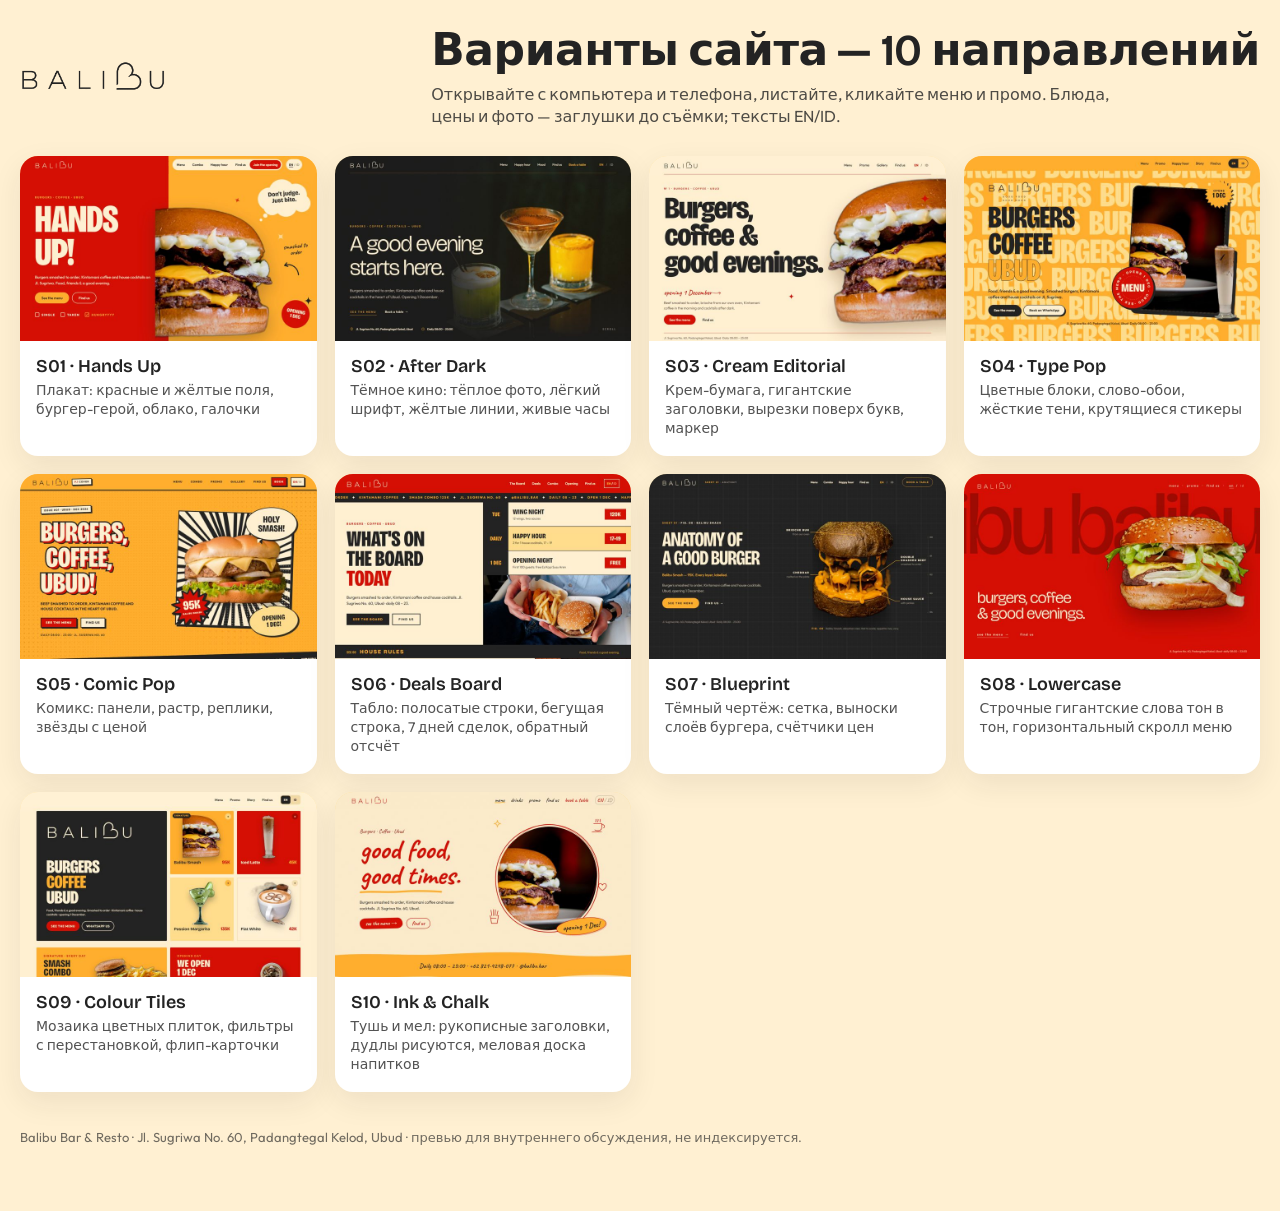
<file: index.html>
<!doctype html><html lang="ru"><head><meta charset="utf-8"><meta name="viewport" content="width=device-width,initial-scale=1">
<title>Balibu — варианты сайта</title><meta name="robots" content="noindex">
<link rel="stylesheet" href="shared/brand.css">
<style>
body{background:var(--cream);color:var(--dark);padding:24px 16px 64px} main{max-width:1240px;margin:0 auto}
header{display:flex;align-items:center;justify-content:space-between;gap:16px;flex-wrap:wrap;margin-bottom:28px} header img{height:32px}
h1{font-family:var(--font-display);font-weight:600;font-size:clamp(28px,4vw,44px);letter-spacing:-.01em;margin:0}
p.lead{margin:6px 0 0;opacity:.8;max-width:720px;line-height:1.4}
.grid{display:grid;grid-template-columns:repeat(auto-fill,minmax(280px,1fr));gap:18px}
.card{display:block;background:#fff;border-radius:18px;overflow:hidden;color:inherit;text-decoration:none;box-shadow:0 10px 30px rgba(35,35,35,.08);transition:transform .25s,box-shadow .25s}
.card:hover{transform:translateY(-4px);box-shadow:0 18px 40px rgba(35,35,35,.14)}
.card img,.card .ph{width:100%;aspect-ratio:16/10;object-fit:cover;object-position:top;display:block;background:var(--bright)}
.card .ph{display:flex;align-items:center;justify-content:center;font-family:var(--font-hand);font-size:28px;color:var(--red)}
.card .t{padding:14px 16px 18px;display:grid;gap:4px} .card b{font-family:var(--font-display);font-weight:600;font-size:18px} .card span{font-size:14px;opacity:.78;line-height:1.35}
footer{margin-top:36px;font-size:13px;opacity:.65;line-height:1.5}
</style></head><body><main>
<header><img src="shared/logo/wordmark-dark.png" alt="Balibu"><div><h1>Варианты сайта — 10 направлений</h1><p class="lead">Открывайте с компьютера и телефона, листайте, кликайте меню и промо. Блюда, цены и фото — заглушки до съёмки; тексты EN/ID.</p></div></header>
<div class="grid"><a class='card' href='s01/'><img src='thumbs/s01.jpg' alt='Hands Up' loading='lazy'><div class='t'><b>S01 · Hands Up</b><span>Плакат: красные и жёлтые поля, бургер-герой, облако, галочки</span></div></a><a class='card' href='s02/'><img src='thumbs/s02.jpg' alt='After Dark' loading='lazy'><div class='t'><b>S02 · After Dark</b><span>Тёмное кино: тёплое фото, лёгкий шрифт, жёлтые линии, живые часы</span></div></a><a class='card' href='s03/'><img src='thumbs/s03.jpg' alt='Cream Editorial' loading='lazy'><div class='t'><b>S03 · Cream Editorial</b><span>Крем-бумага, гигантские заголовки, вырезки поверх букв, маркер</span></div></a><a class='card' href='s04/'><img src='thumbs/s04.jpg' alt='Type Pop' loading='lazy'><div class='t'><b>S04 · Type Pop</b><span>Цветные блоки, слово-обои, жёсткие тени, крутящиеся стикеры</span></div></a><a class='card' href='s05/'><img src='thumbs/s05.jpg' alt='Comic Pop' loading='lazy'><div class='t'><b>S05 · Comic Pop</b><span>Комикс: панели, растр, реплики, звёзды с ценой</span></div></a><a class='card' href='s06/'><img src='thumbs/s06.jpg' alt='Deals Board' loading='lazy'><div class='t'><b>S06 · Deals Board</b><span>Табло: полосатые строки, бегущая строка, 7 дней сделок, обратный отсчёт</span></div></a><a class='card' href='s07/'><img src='thumbs/s07.jpg' alt='Blueprint' loading='lazy'><div class='t'><b>S07 · Blueprint</b><span>Тёмный чертёж: сетка, выноски слоёв бургера, счётчики цен</span></div></a><a class='card' href='s08/'><img src='thumbs/s08.jpg' alt='Lowercase' loading='lazy'><div class='t'><b>S08 · Lowercase</b><span>Строчные гигантские слова тон в тон, горизонтальный скролл меню</span></div></a><a class='card' href='s09/'><img src='thumbs/s09.jpg' alt='Colour Tiles' loading='lazy'><div class='t'><b>S09 · Colour Tiles</b><span>Мозаика цветных плиток, фильтры с перестановкой, флип-карточки</span></div></a><a class='card' href='s10/'><img src='thumbs/s10.jpg' alt='Ink &amp; Chalk' loading='lazy'><div class='t'><b>S10 · Ink &amp; Chalk</b><span>Тушь и мел: рукописные заголовки, дудлы рисуются, меловая доска напитков</span></div></a></div>
<footer>Balibu Bar &amp; Resto · Jl. Sugriwa No. 60, Padangtegal Kelod, Ubud · превью для внутреннего обсуждения, не индексируется.</footer>
</main></body></html>
</file>
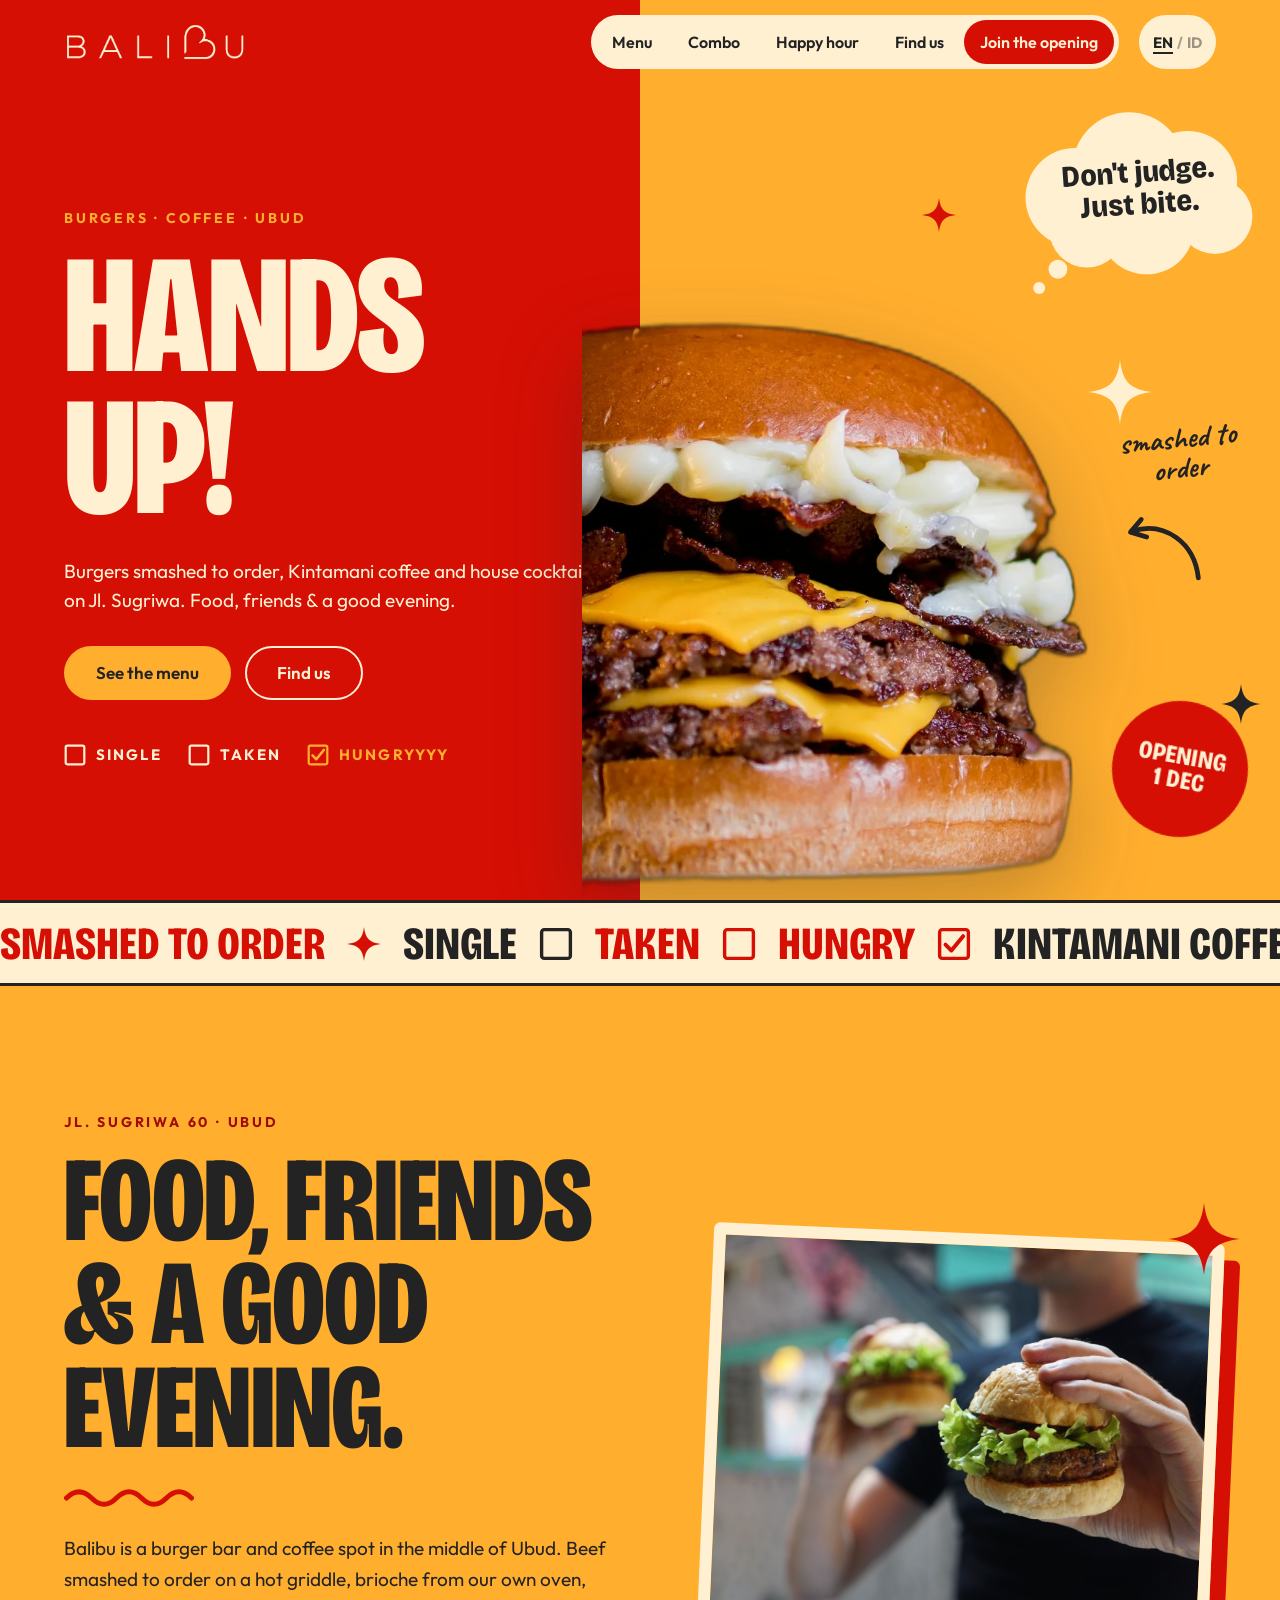
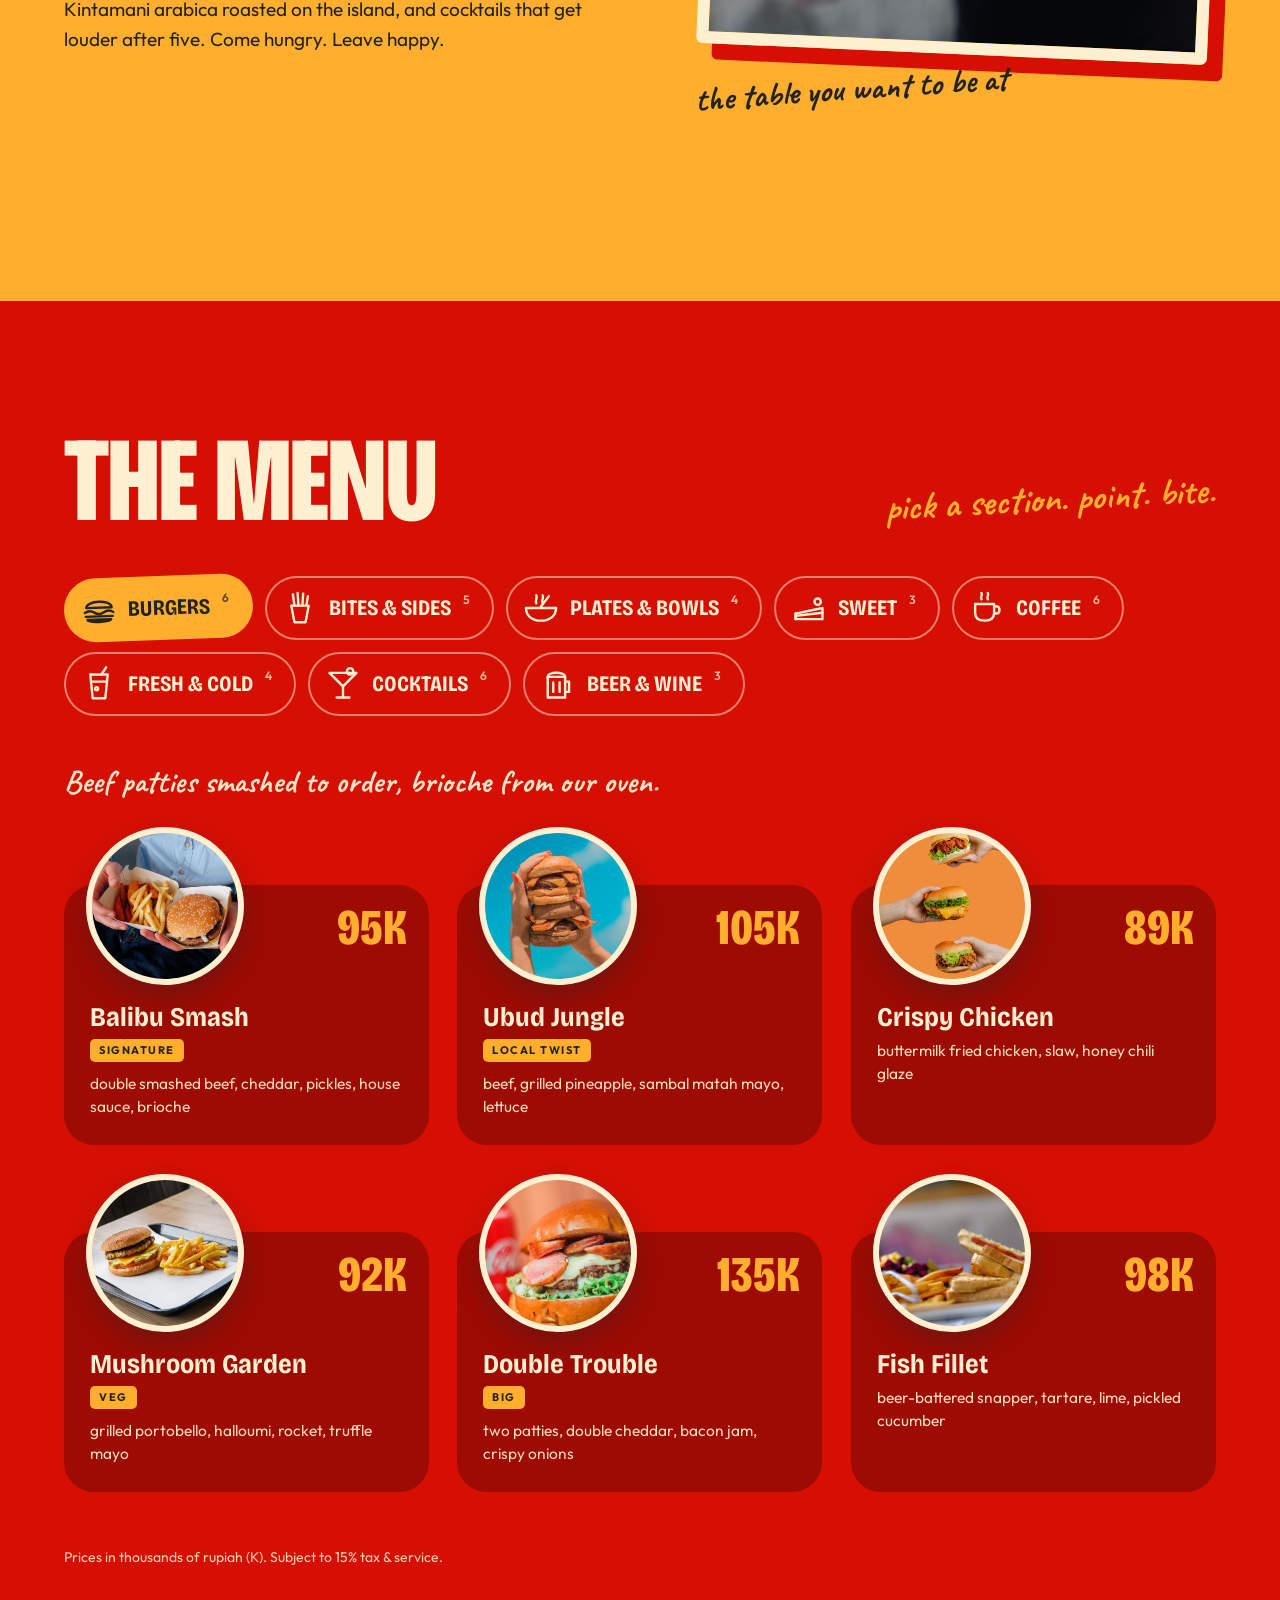
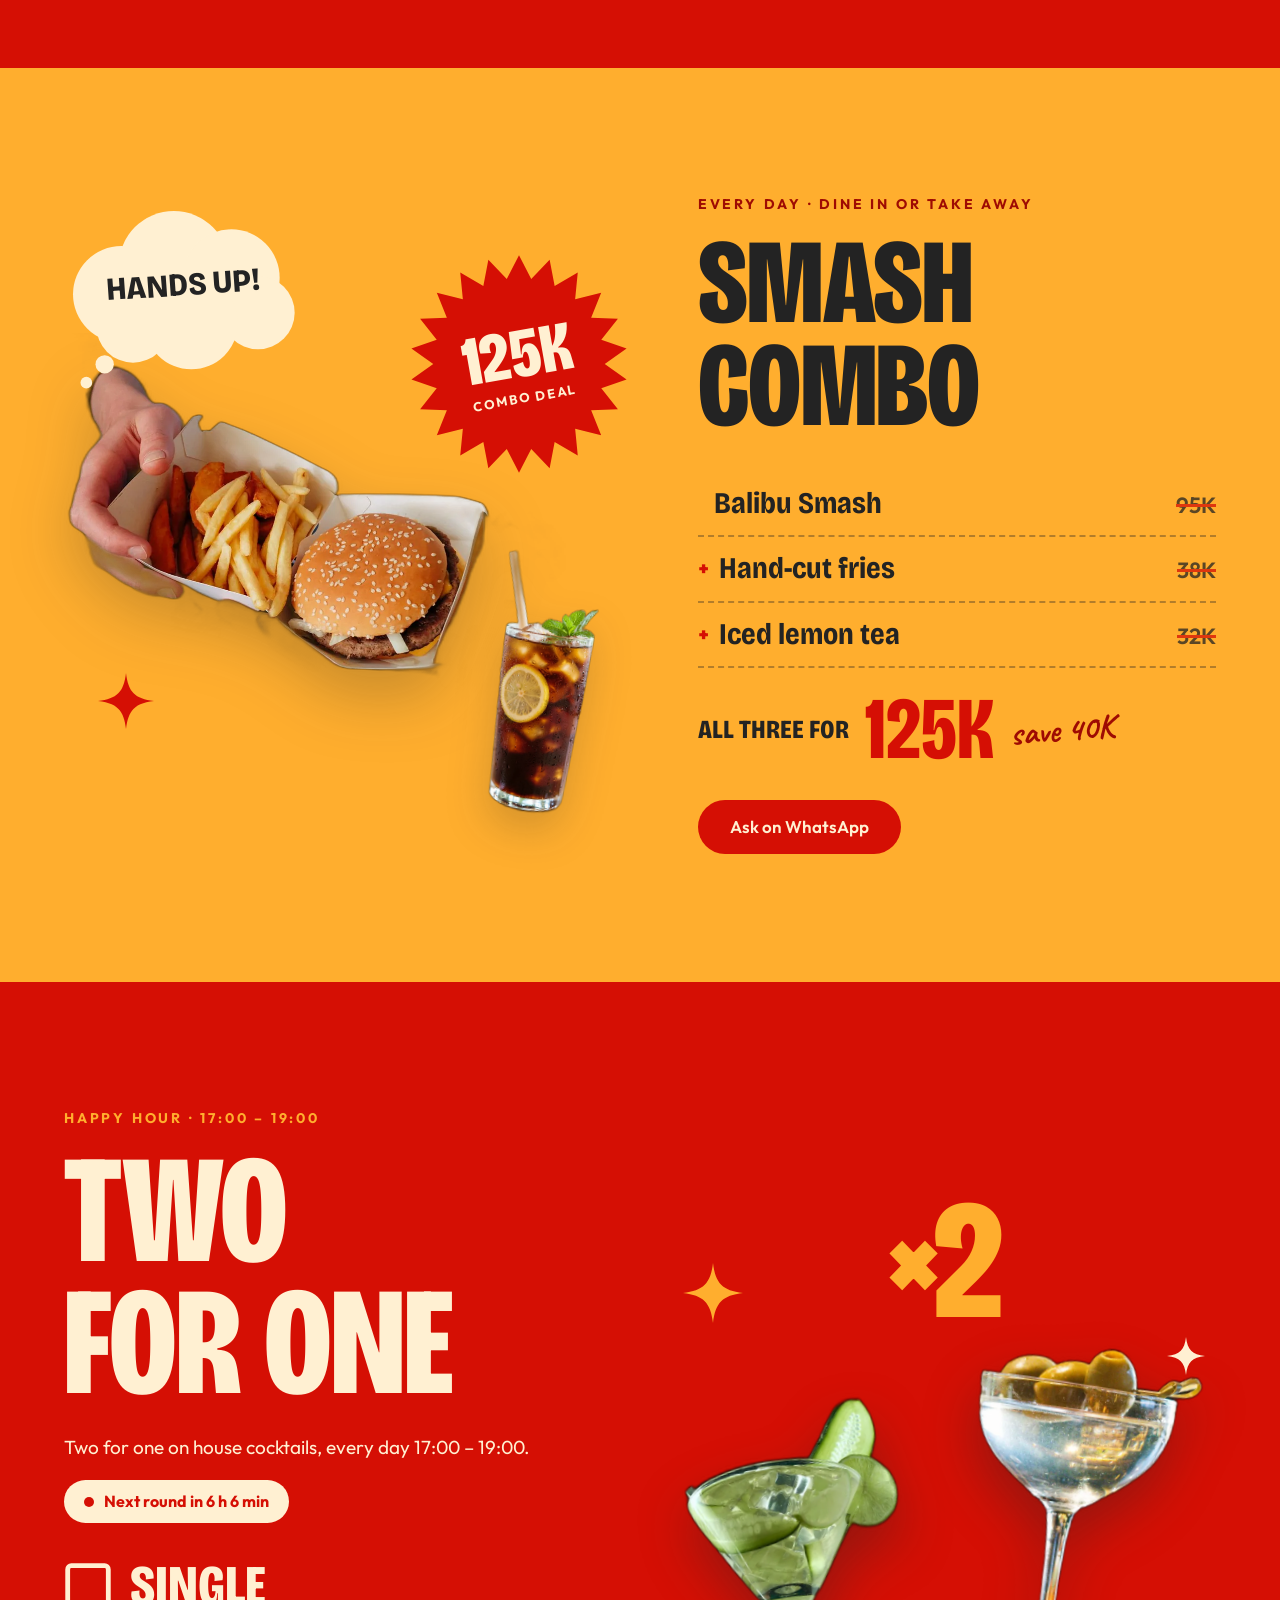
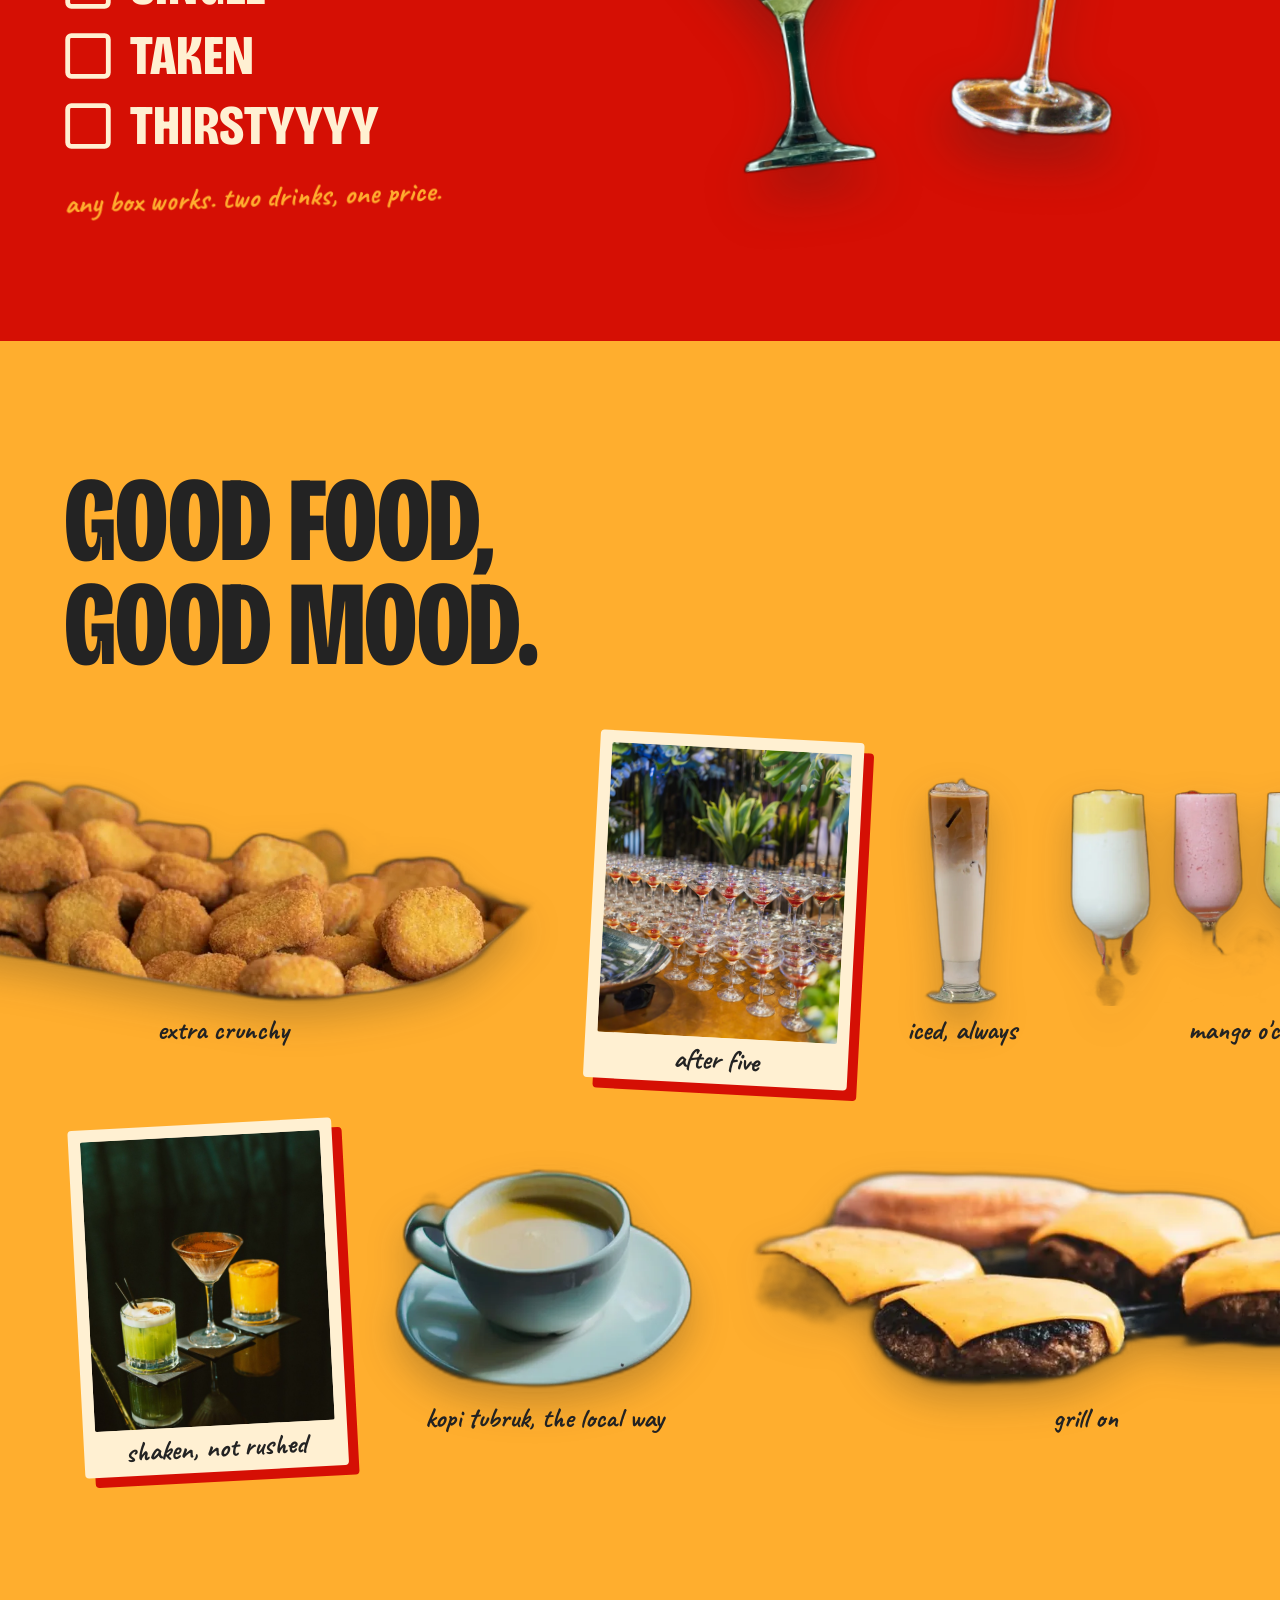
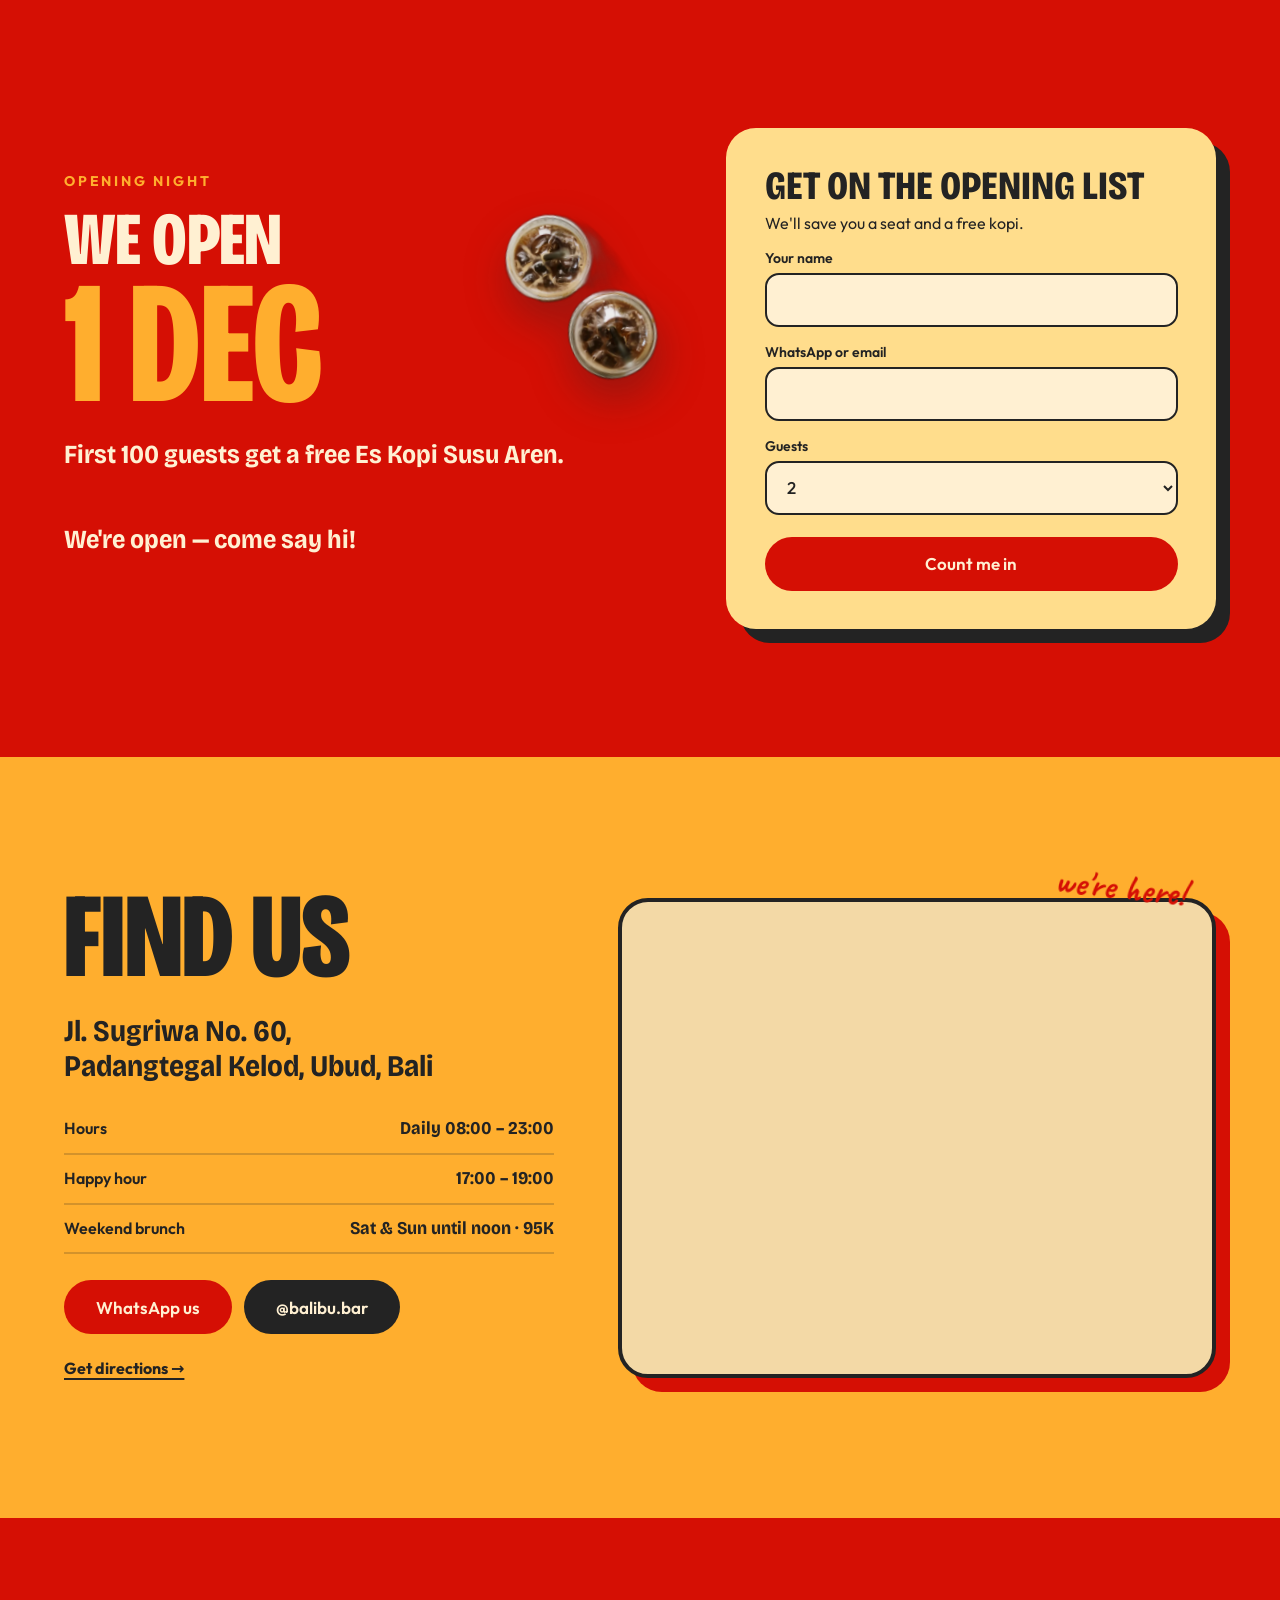
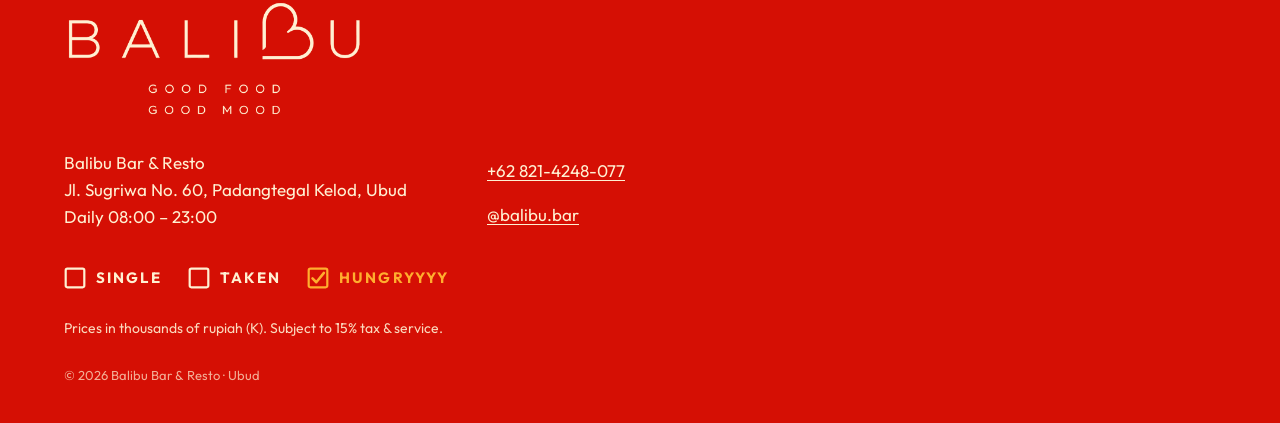
<file: s01/index.html>
<!doctype html>
<html lang="en">
<head>
<meta charset="utf-8">
<meta name="viewport" content="width=device-width, initial-scale=1, viewport-fit=cover">
<title>Balibu Bar &amp; Resto — Ubud</title>
<meta name="description" content="Balibu Bar & Resto, Ubud: burgers smashed to order, Kintamani coffee and house cocktails on Jl. Sugriwa 60. Opening 1 December 2026. Daily 08:00–23:00.">
<meta name="theme-color" content="#D50F04">
<link rel="icon" type="image/png" href="../shared/logo/wordmark-red.png">
<link rel="preload" href="../shared/fonts/BricolageGrotesque-wdth.woff2" as="font" type="font/woff2" crossorigin>
<link rel="stylesheet" href="../shared/brand.css">
<link rel="stylesheet" href="style.css">
</head>
<body>
<svg class="sprite" aria-hidden="true" focusable="false">
  <symbol id="i-spark" viewBox="0 0 100 100"><path d="M50 0C54 34 66 46 100 50 66 54 54 66 50 100 46 66 34 54 0 50 34 46 46 34 50 0Z" fill="currentColor"/></symbol>
  <symbol id="i-arrow" viewBox="0 0 100 50"><path d="M6 38C28 8 66 4 90 30" fill="none" stroke="currentColor" stroke-width="5" stroke-linecap="round"/><path d="M74 28L91 32 88 15" fill="none" stroke="currentColor" stroke-width="5" stroke-linecap="round" stroke-linejoin="round"/></symbol>
  <symbol id="i-squig" viewBox="0 0 104 20"><path d="M2 10Q12 0 22 10T42 10T62 10T82 10T102 10" fill="none" stroke="currentColor" stroke-width="4" stroke-linecap="round"/></symbol>
  <symbol id="i-box" viewBox="0 0 26 26"><rect x="2" y="2" width="22" height="22" rx="2" fill="none" stroke="currentColor" stroke-width="2.6"/></symbol>
  <symbol id="i-check" viewBox="0 0 26 26"><rect x="2" y="2" width="22" height="22" rx="2" fill="none" stroke="currentColor" stroke-width="2.6"/><path d="M6.5 13.5l4.5 4.5 9-11" fill="none" stroke="currentColor" stroke-width="3" stroke-linecap="round" stroke-linejoin="round"/></symbol>
  <symbol id="t-burgers" viewBox="0 0 48 48"><g fill="none" stroke="currentColor" stroke-width="3" stroke-linecap="round" stroke-linejoin="round"><path d="M8 21C8 11 40 11 40 21Z"/><path d="M6 27q6-4 12 0t12 0 12 0"/><path d="M7 32h34"/><path d="M9 36h30c0 4-30 4-30 0z"/></g></symbol>
  <symbol id="t-bites" viewBox="0 0 48 48"><g fill="none" stroke="currentColor" stroke-width="3" stroke-linecap="round" stroke-linejoin="round"><path d="M13 21l4 21h14l4-21z"/><path d="M17 21L15 7M22 21l-1-16M27 21l1-15M32 21l2-12"/></g></symbol>
  <symbol id="t-plates" viewBox="0 0 48 48"><g fill="none" stroke="currentColor" stroke-width="3" stroke-linecap="round" stroke-linejoin="round"><path d="M5 24h38c0 10-8 16-19 16S5 34 5 24z"/><path d="M18 18c-2-4 2-6 0-10M26 18c-2-4 2-6 0-10M34 9L24 22"/></g></symbol>
  <symbol id="t-sweet" viewBox="0 0 48 48"><g fill="none" stroke="currentColor" stroke-width="3" stroke-linecap="round" stroke-linejoin="round"><path d="M7 38h34V24L7 31z"/><path d="M7 31v7M7 34l34-4"/><circle cx="35" cy="16" r="4"/></g></symbol>
  <symbol id="t-coffee" viewBox="0 0 48 48"><g fill="none" stroke="currentColor" stroke-width="3" stroke-linecap="round" stroke-linejoin="round"><path d="M9 19h24v11c0 6-4 10-12 10S9 36 9 30z"/><path d="M33 22h3c5 0 5 9 0 9h-3"/><path d="M17 13c-2-3 2-5 0-8M25 13c-2-3 2-5 0-8"/></g></symbol>
  <symbol id="t-fresh" viewBox="0 0 48 48"><g fill="none" stroke="currentColor" stroke-width="3" stroke-linecap="round" stroke-linejoin="round"><path d="M13 12h22l-3 30H16z"/><path d="M14 21h20"/><path d="M27 12l6-9"/><circle cx="21" cy="30" r="2"/></g></symbol>
  <symbol id="t-cocktails" viewBox="0 0 48 48"><g fill="none" stroke="currentColor" stroke-width="3" stroke-linecap="round" stroke-linejoin="round"><path d="M7 10h34L24 27z"/><path d="M24 27v13M16 41h16"/><circle cx="33" cy="8" r="4"/></g></symbol>
  <symbol id="t-beer" viewBox="0 0 48 48"><g fill="none" stroke="currentColor" stroke-width="3" stroke-linecap="round" stroke-linejoin="round"><path d="M11 15h22v26H11z"/><path d="M33 21h5v13h-5"/><path d="M11 15c0-7 22-7 22 0"/><path d="M18 22v12M26 22v12"/></g></symbol>
</svg>

<a class="skip" href="#menu" data-i18n="skip">Skip to the menu</a>

<header class="hdr" id="hdr">
  <div class="hdr-in">
    <a class="hdr-logo" href="#top" aria-label="Balibu — back to top"><img src="../shared/logo/wordmark-cream.png" alt="Balibu" width="1010" height="222"></a>
    <nav class="nav" id="nav" aria-label="Main">
      <a href="#menu" data-i18n="nav_menu">Menu</a>
      <a href="#combo" data-i18n="nav_combo">Combo</a>
      <a href="#happy" data-i18n="nav_happy">Happy hour</a>
      <a href="#find" data-i18n="nav_find">Find us</a>
      <a class="nav-book" href="#opening" data-i18n="nav_book">Join the opening</a>
    </nav>
    <div class="hdr-tools">
      <button class="lang" type="button" id="lang" aria-label="Language: EN / ID"><span data-l="en">EN</span><i>/</i><span data-l="id">ID</span></button>
      <button class="burger" type="button" id="burger" aria-expanded="false" aria-controls="nav" aria-label="Open menu"><span></span><span></span><span></span></button>
    </div>
  </div>
</header>

<main id="top">
<!-- HERO -->
<section class="hero" aria-labelledby="hero-h">
  <div class="hero-red">
    <p class="kicker hero-kick" data-i18n="tagline">Burgers · Coffee · Ubud</p>
    <h1 id="hero-h" class="hero-h"><span class="hl">HANDS</span><span class="hl">UP!</span></h1>
    <p class="hero-lead" data-i18n="hero_lead">Burgers smashed to order, Kintamani coffee and house cocktails on Jl. Sugriwa. Food, friends &amp; a good evening.</p>
    <div class="hero-cta">
      <a class="btn btn-y" href="#menu" data-i18n="cta_menu">See the menu</a>
      <a class="btn btn-o" href="#find" data-i18n="cta_find">Find us</a>
    </div>
    <ul class="checks hero-checks" aria-label="Mood check">
      <li><svg aria-hidden="true"><use href="#i-box"/></svg><span data-i18n="chk_single">Single</span></li>
      <li><svg aria-hidden="true"><use href="#i-box"/></svg><span data-i18n="chk_taken">Taken</span></li>
      <li><svg aria-hidden="true"><use href="#i-check"/></svg><span data-i18n="chk_hungry">Hungryyyy</span></li>
    </ul>
  </div>
  <div class="hero-yel">
    <div class="hero-art" id="heroArt">
      <img class="hero-burger" src="../shared/img/cutw/hero-smash.webp" alt="Balibu Smash: double smashed beef with cheddar in a brioche bun" width="684" height="781" fetchpriority="high">
    </div>
    <div class="cloud cloud-hero" id="heroCloud">
      <svg viewBox="0 0 300 230" aria-hidden="true"><g fill="currentColor"><circle cx="82" cy="112" r="58"/><circle cx="145" cy="78" r="66"/><circle cx="214" cy="92" r="58"/><circle cx="246" cy="134" r="44"/><circle cx="166" cy="146" r="56"/><circle cx="96" cy="150" r="44"/><circle cx="62" cy="196" r="11"/><circle cx="40" cy="218" r="7"/></g></svg>
      <p data-i18n-html="cloud_hero">Don't judge.<br>Just bite.</p>
    </div>
    <p class="hero-open" data-i18n-html="open_badge">Opening<br>1 Dec</p>
    <svg class="dd sp1" aria-hidden="true"><use href="#i-spark"/></svg>
    <svg class="dd sp2" aria-hidden="true"><use href="#i-spark"/></svg>
    <svg class="dd sp3" aria-hidden="true"><use href="#i-spark"/></svg>
    <svg class="dd ar1" aria-hidden="true"><use href="#i-arrow"/></svg>
    <p class="hero-hand hand" data-i18n="hero_hand">smashed to order</p>
  </div>
</section>

<!-- MARQUEE -->
<div class="marq" aria-hidden="true"><div class="marq-track" id="marq"></div></div>

<!-- STORY -->
<section class="story fld-y" id="story" aria-labelledby="story-h">
  <div class="wrap story-in">
    <div class="story-txt">
      <p class="kicker rv" data-i18n="story_kick">Jl. Sugriwa 60 · Ubud</p>
      <h2 id="story-h" class="h2 rv" data-i18n-html="story_h">FOOD, FRIENDS<br>&amp; A GOOD<br>EVENING.</h2>
      <svg class="squig rv" aria-hidden="true"><use href="#i-squig"/></svg>
      <p class="story-p rv" data-i18n="story_p">Balibu is a burger bar and coffee spot in the middle of Ubud. Beef smashed to order on a hot griddle, brioche from our own oven, Kintamani arabica roasted on the island, and cocktails that get louder after five. Come hungry. Leave happy.</p>
      <ul class="facts">
        <li class="rv"><b>01</b><span data-i18n="fact1">Smashed to order</span></li>
        <li class="rv"><b>02</b><span data-i18n="fact2">Kintamani coffee</span></li>
        <li class="rv"><b>03</b><span data-i18n="fact3">Open 08–23 daily</span></li>
      </ul>
    </div>
    <figure class="story-pic rv">
      <img src="../shared/img/hero-friends.jpg" alt="Two burgers held up across the table" width="1400" height="935" loading="lazy">
      <figcaption class="hand" data-i18n="story_cap">the table you want to be at</figcaption>
      <svg class="dd sp4" aria-hidden="true"><use href="#i-spark"/></svg>
    </figure>
  </div>
</section>

<!-- MENU -->
<section class="menu fld-r" id="menu" aria-labelledby="menu-h">
  <div class="wrap">
    <div class="menu-head">
      <h2 id="menu-h" class="h2 rv" data-i18n="menu_h">THE MENU</h2>
      <p class="menu-sub hand rv" data-i18n="menu_sub">pick a section. point. bite.</p>
    </div>
    <div class="tabs" role="tablist" aria-label="Menu sections" id="tabs"></div>
    <div class="panels" id="panels"></div>
    <p class="foot-note menu-note" data-i18n="footnote">Prices in thousands of rupiah (K). Subject to 15% tax &amp; service.</p>
  </div>
</section>

<!-- COMBO -->
<section class="combo fld-y" id="combo" aria-labelledby="combo-h">
  <div class="wrap combo-in">
    <div class="combo-art rv">
      <img src="../shared/img/cutw/smash-burger.webp" alt="Balibu Smash burger" width="1000" height="712" loading="lazy" class="combo-burger">
      <img src="../shared/img/cutw/iced-tea.webp" alt="Iced lemon tea" width="374" height="1000" loading="lazy" class="combo-tea">
      <div class="cloud cloud-combo">
        <svg viewBox="0 0 300 230" aria-hidden="true"><g fill="currentColor"><circle cx="82" cy="112" r="58"/><circle cx="145" cy="78" r="66"/><circle cx="214" cy="92" r="58"/><circle cx="246" cy="134" r="44"/><circle cx="166" cy="146" r="56"/><circle cx="96" cy="150" r="44"/><circle cx="62" cy="196" r="11"/><circle cx="40" cy="218" r="7"/></g></svg>
        <p>HANDS UP!</p>
      </div>
      <div class="burst">
        <svg class="burst-svg" viewBox="-110 -110 220 220" aria-hidden="true"><polygon id="burstPoly" fill="currentColor" points="0,-100 100,0 0,100 -100,0"/></svg>
        <p class="burst-t"><b>125K</b><span data-i18n="burst">combo deal</span></p>
      </div>
      <svg class="dd sp5" aria-hidden="true"><use href="#i-spark"/></svg>
    </div>
    <div class="combo-txt">
      <p class="kicker rv" data-i18n="combo_kick">Every day · dine in or take away</p>
      <h2 id="combo-h" class="h2 rv" data-i18n-html="combo_h">SMASH<br>COMBO</h2>
      <ol class="combo-list">
        <li class="rv"><span>Balibu Smash</span><s>95K</s></li>
        <li class="rv"><span data-i18n="combo_fries">Hand-cut fries</span><s>38K</s></li>
        <li class="rv"><span data-i18n="combo_tea">Iced lemon tea</span><s>32K</s></li>
      </ol>
      <p class="combo-sum rv"><span data-i18n="combo_all">All three for</span> <b>125K</b> <em data-i18n="combo_save">save 40K</em></p>
      <a class="btn btn-r rv" href="https://wa.me/628214248077" target="_blank" rel="noopener" data-i18n="combo_cta">Ask on WhatsApp</a>
    </div>
  </div>
</section>

<!-- HAPPY HOUR -->
<section class="happy fld-r" id="happy" aria-labelledby="happy-h">
  <div class="wrap happy-in">
    <div class="happy-txt">
      <p class="kicker rv" data-i18n="happy_kick">Happy hour · 17:00 – 19:00</p>
      <h2 id="happy-h" class="h2 happy-h rv" data-i18n-html="happy_h">TWO<br>FOR ONE</h2>
      <p class="happy-p rv" data-i18n="happy_p">Two for one on house cocktails, every day 17:00 – 19:00.</p>
      <p class="status rv" id="hhStatus" aria-live="polite"></p>
      <ul class="checks big-checks" id="hhChecks">
        <li><button type="button" aria-pressed="false"><svg viewBox="0 0 26 26" aria-hidden="true"><rect x="2" y="2" width="22" height="22" rx="2"/><path d="M6.5 13.5l4.5 4.5 9-11"/></svg><span data-i18n="chk_single">Single</span></button></li>
        <li><button type="button" aria-pressed="false"><svg viewBox="0 0 26 26" aria-hidden="true"><rect x="2" y="2" width="22" height="22" rx="2"/><path d="M6.5 13.5l4.5 4.5 9-11"/></svg><span data-i18n="chk_taken">Taken</span></button></li>
        <li><button type="button" aria-pressed="false" data-auto="1"><svg viewBox="0 0 26 26" aria-hidden="true"><rect x="2" y="2" width="22" height="22" rx="2"/><path d="M6.5 13.5l4.5 4.5 9-11"/></svg><span data-i18n="chk_thirsty">Thirstyyyy</span></button></li>
      </ul>
      <p class="hand happy-hand" data-i18n="happy_hand">any box works. two drinks, one price.</p>
    </div>
    <div class="happy-art rv">
      <img src="../shared/img/cutw/margarita.webp" alt="Passion margarita" width="482" height="823" loading="lazy" class="hh-a">
      <img src="../shared/img/cutw/espresso-martini.webp" alt="Espresso martini" width="543" height="966" loading="lazy" class="hh-b">
      <p class="hh-x" aria-hidden="true">×2</p>
      <svg class="dd sp6" aria-hidden="true"><use href="#i-spark"/></svg>
      <svg class="dd sp7" aria-hidden="true"><use href="#i-spark"/></svg>
    </div>
  </div>
</section>

<!-- GALLERY -->
<section class="gal fld-y" id="mood" aria-labelledby="gal-h">
  <div class="wrap">
    <h2 id="gal-h" class="h2 rv" data-i18n-html="gal_h">GOOD FOOD,<br>GOOD MOOD.</h2>
  </div>
  <div class="gal-rows">
  <div class="gal-row" data-speed="-1">
    <figure class="g-cut"><img src="../shared/img/cutw/onion-rings.webp" alt="Onion rings" width="910" height="330" loading="lazy"><figcaption class="hand" data-i18n="g1">extra crunchy</figcaption></figure>
    <figure class="g-pol"><img src="../shared/img/hero-party.jpg" alt="Rows of coupe glasses ready for a party" width="1067" height="1600" loading="lazy"><figcaption class="hand" data-i18n="g2">after five</figcaption></figure>
    <figure class="g-cut"><img src="../shared/img/cutw/iced-latte.webp" alt="Iced latte" width="245" height="735" loading="lazy"><figcaption class="hand" data-i18n="g3">iced, always</figcaption></figure>
    <figure class="g-cut"><img src="../shared/img/cutw/smoothie.webp" alt="Mango smoothie" width="1000" height="626" loading="lazy"><figcaption class="hand" data-i18n="g4">mango o'clock</figcaption></figure>
    <figure class="g-pol"><img src="../shared/img/night-burger.jpg" alt="Burger at night under warm lights" width="1067" height="1600" loading="lazy"><figcaption class="hand" data-i18n="g5">late bite</figcaption></figure>
  </div>
  <div class="gal-row" data-speed="1">
    <figure class="g-pol"><img src="../shared/img/hero-bartender.jpg" alt="Three cocktails on a dark bar" width="1067" height="1600" loading="lazy"><figcaption class="hand" data-i18n="g6">shaken, not rushed</figcaption></figure>
    <figure class="g-cut"><img src="../shared/img/cutw/kopi-tubruk.webp" alt="Kopi tubruk" width="456" height="343" loading="lazy"><figcaption class="hand" data-i18n="g7">kopi tubruk, the local way</figcaption></figure>
    <figure class="g-cut"><img src="../shared/img/cutw/grill.webp" alt="Grill with patties" width="744" height="254" loading="lazy"><figcaption class="hand" data-i18n="g8">grill on</figcaption></figure>
    <figure class="g-pol"><img src="../shared/img/hero-ubud.jpg" alt="Rice terraces near Ubud" width="1400" height="1050" loading="lazy"><figcaption class="hand" data-i18n="g9">ten minutes from green</figcaption></figure>
    <figure class="g-cut"><img src="../shared/img/cutw/espresso.webp" alt="Espresso" width="491" height="509" loading="lazy"><figcaption class="hand" data-i18n="g10">first shot</figcaption></figure>
  </div>
  </div>
</section>

<!-- OPENING + FORM -->
<section class="opening fld-r" id="opening" aria-labelledby="open-h">
  <div class="wrap open-in">
    <div class="open-txt">
      <p class="kicker rv" data-i18n="open_kick">Opening night</p>
      <h2 id="open-h" class="h2 open-h rv"><span data-i18n="open_h1">WE OPEN</span> <b data-i18n="open_h2">1 DEC</b></h2>
      <p class="open-p rv" data-i18n="open_p">First 100 guests get a free Es Kopi Susu Aren.</p>
      <div class="count rv" id="count">
        <div><b id="cd-d">00</b><span data-i18n="cd_d">days</span></div>
        <div><b id="cd-h">00</b><span data-i18n="cd_h">hours</span></div>
        <div><b id="cd-m">00</b><span data-i18n="cd_m">min</span></div>
      </div>
      <img src="../shared/img/cutw/kopi-susu.webp" alt="Es Kopi Susu Aren" width="747" height="1000" loading="lazy" class="open-cup rv">
    </div>
    <form id="form" class="form rv" novalidate>
      <h3 data-i18n="form_h">Get on the opening list</h3>
      <p class="form-sub" data-i18n="form_sub">We'll save you a seat and a free kopi.</p>
      <label><span data-i18n="f_name">Your name</span><input name="name" type="text" autocomplete="given-name" required maxlength="40"></label>
      <label><span data-i18n="f_contact">WhatsApp or email</span><input name="contact" type="text" autocomplete="email" required maxlength="80"></label>
      <label><span data-i18n="f_guests">Guests</span>
        <select name="guests"><option>1</option><option selected>2</option><option>3</option><option>4</option><option>5</option><option>6+</option></select></label>
      <p class="form-err" id="formErr" role="alert" hidden data-i18n="f_err">Add your name and a way to reach you.</p>
      <button class="btn btn-y" type="submit" data-i18n="f_btn">Count me in</button>
      <div class="form-ok" id="formOk" role="status" hidden><svg viewBox="0 0 26 26" aria-hidden="true"><rect x="2" y="2" width="22" height="22" rx="2"/><path d="M6.5 13.5l4.5 4.5 9-11"/></svg><p id="formOkT"></p></div>
    </form>
  </div>
</section>

<!-- LOCATION -->
<section class="find fld-y" id="find" aria-labelledby="find-h">
  <div class="wrap find-in">
    <div class="find-txt">
      <h2 id="find-h" class="h2 rv" data-i18n="find_h">FIND US</h2>
      <address class="rv">Jl. Sugriwa No. 60,<br>Padangtegal Kelod, Ubud, Bali</address>
      <dl class="hours rv">
        <div><dt data-i18n="hours_l">Hours</dt><dd data-i18n="hours">Daily 08:00 – 23:00</dd></div>
        <div><dt data-i18n="hh_l">Happy hour</dt><dd>17:00 – 19:00</dd></div>
        <div><dt data-i18n="brunch_l">Weekend brunch</dt><dd data-i18n="brunch">Sat &amp; Sun until noon · 95K</dd></div>
      </dl>
      <div class="find-cta rv">
        <a class="btn btn-r" href="https://wa.me/628214248077" target="_blank" rel="noopener" data-i18n="wa">WhatsApp us</a>
        <a class="btn btn-d" href="https://www.instagram.com/balibu.bar/" target="_blank" rel="noopener">@balibu.bar</a>
      </div>
      <a class="link rv" href="https://www.google.com/maps?cid=7218141327771093343" target="_blank" rel="noopener" data-i18n="directions">Get directions →</a>
    </div>
    <div class="map rv">
      <iframe title="Map: Balibu, Jl. Sugriwa No. 60, Ubud" src="https://www.google.com/maps?cid=7218141327771093343&amp;output=embed" loading="lazy" referrerpolicy="no-referrer-when-downgrade"></iframe>
      <span class="map-pin hand" data-i18n="map_pin">we're here!</span>
    </div>
  </div>
</section>
</main>

<footer class="foot fld-r">
  <div class="wrap foot-in">
    <img class="foot-logo" src="../shared/logo/lockup-cream.png" alt="Balibu — Good food, good mood" width="1010" height="406" loading="lazy">
    <div class="foot-cols">
      <p>Balibu Bar &amp; Resto<br>Jl. Sugriwa No. 60, Padangtegal Kelod, Ubud<br><span data-i18n="hours">Daily 08:00 – 23:00</span></p>
      <p><a href="https://wa.me/628214248077" target="_blank" rel="noopener">+62 821-4248-077</a><br><a href="https://www.instagram.com/balibu.bar/" target="_blank" rel="noopener">@balibu.bar</a></p>
    </div>
    <ul class="checks foot-checks" aria-hidden="true">
      <li><svg><use href="#i-box"/></svg><span data-i18n="chk_single">Single</span></li>
      <li><svg><use href="#i-box"/></svg><span data-i18n="chk_taken">Taken</span></li>
      <li><svg><use href="#i-check"/></svg><span data-i18n="chk_hungry">Hungryyyy</span></li>
    </ul>
    <p class="foot-note" data-i18n="footnote">Prices in thousands of rupiah (K). Subject to 15% tax &amp; service.</p>
    <p class="foot-c">© 2026 Balibu Bar &amp; Resto · Ubud</p>
  </div>
</footer>

<script src="../shared/menu.js"></script>
<script src="app.js"></script>
</body>
</html>
</file>
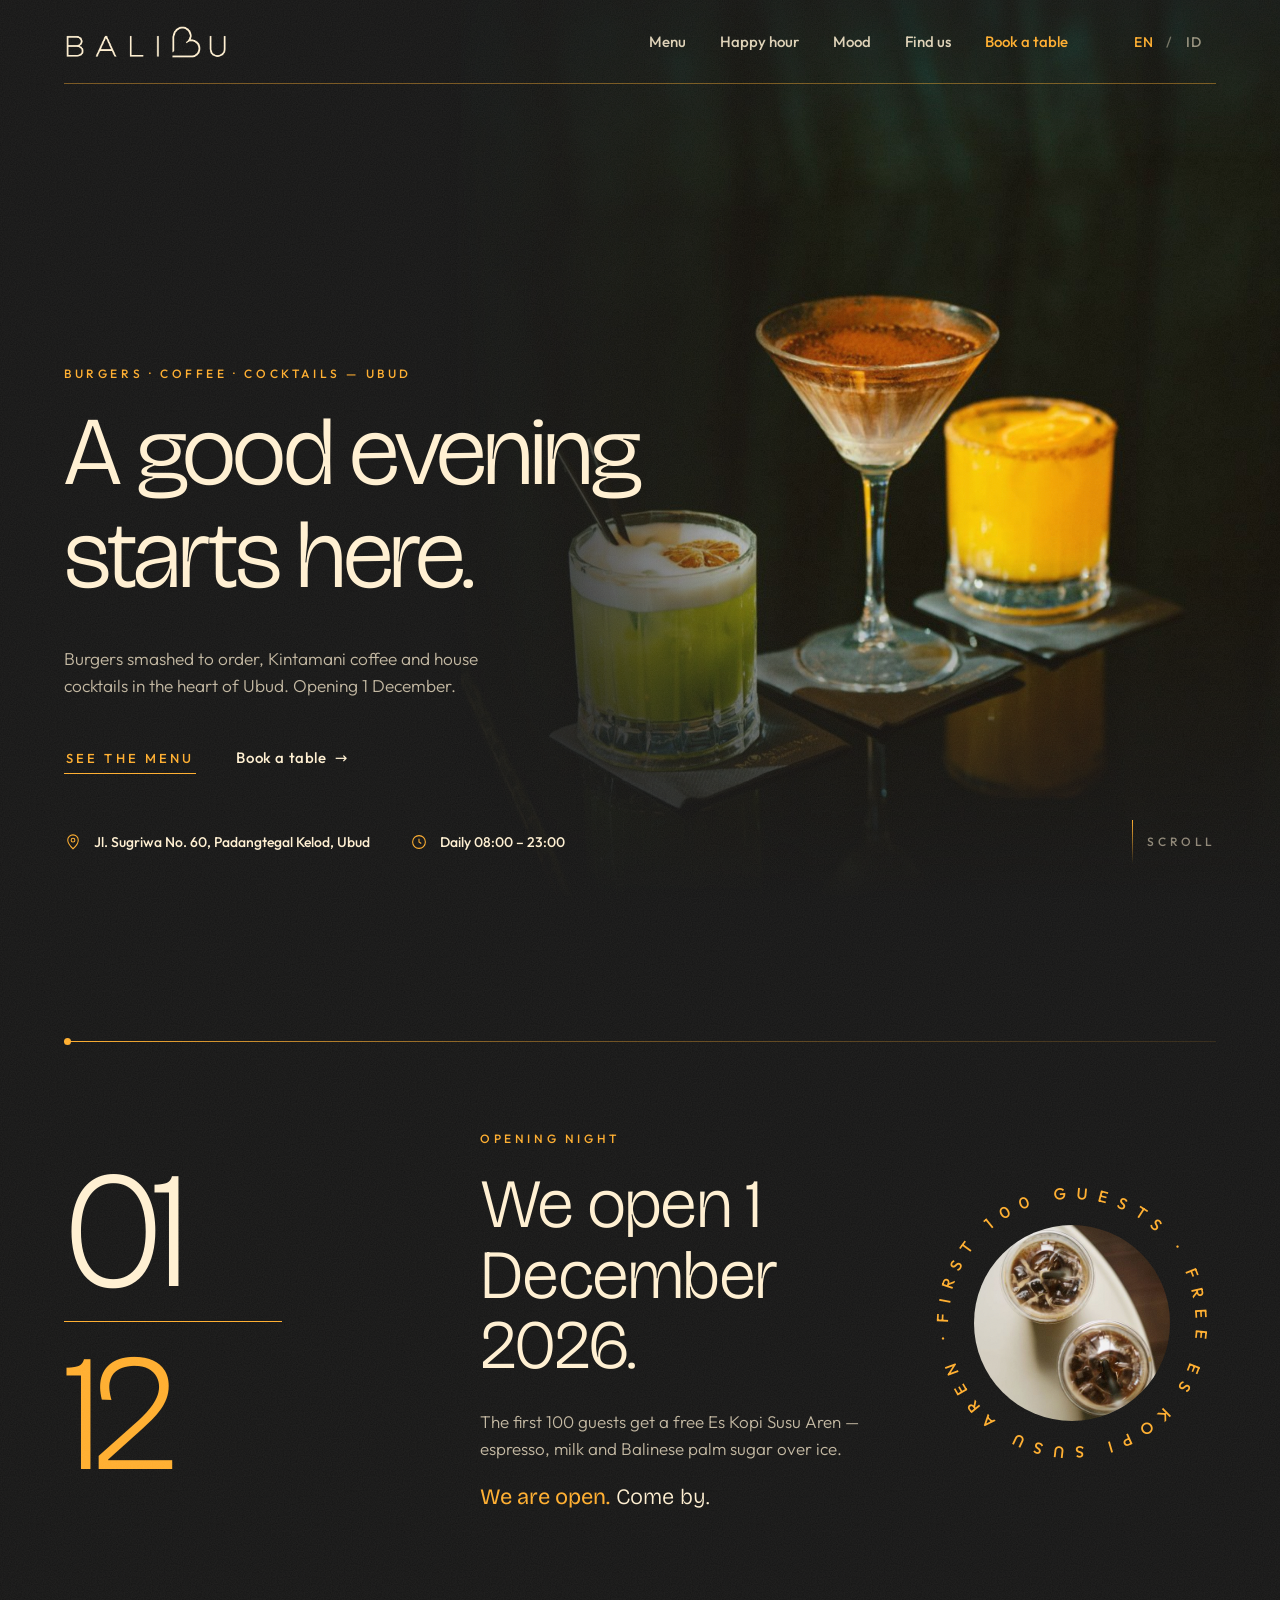
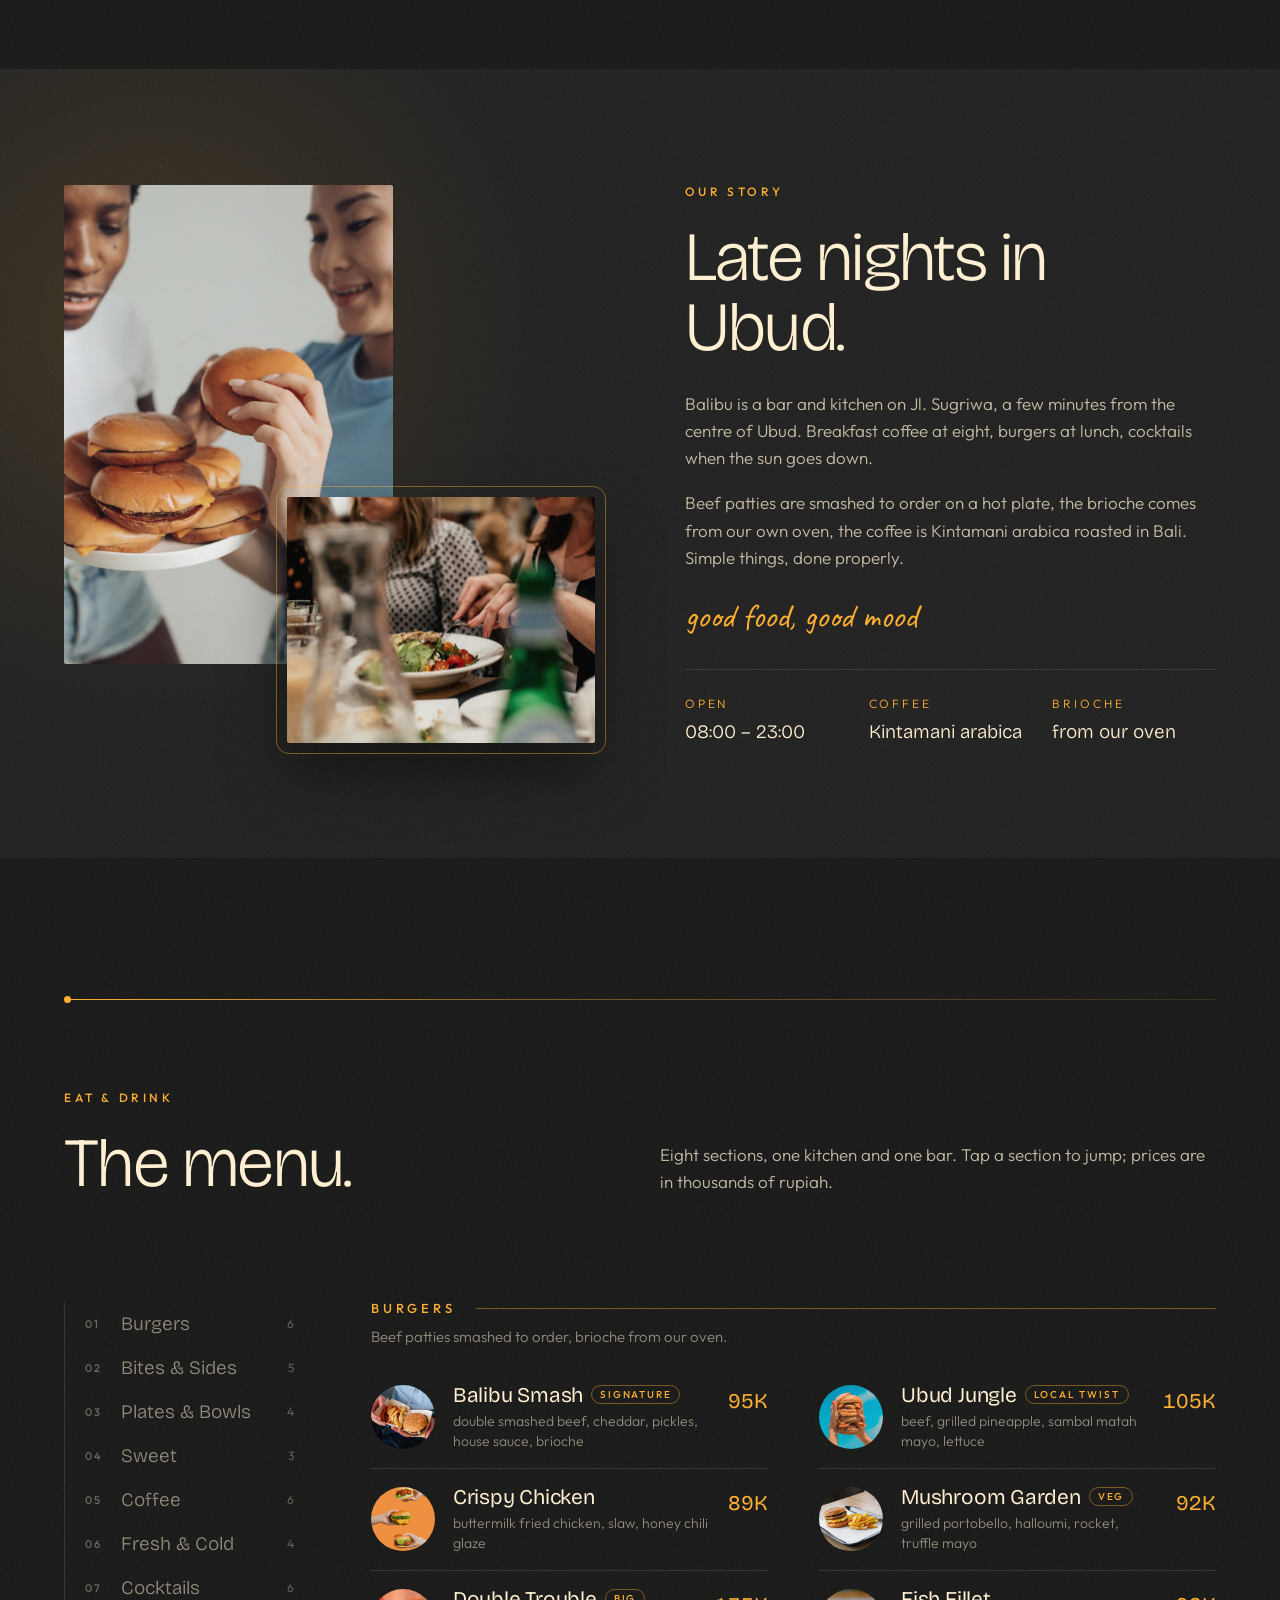
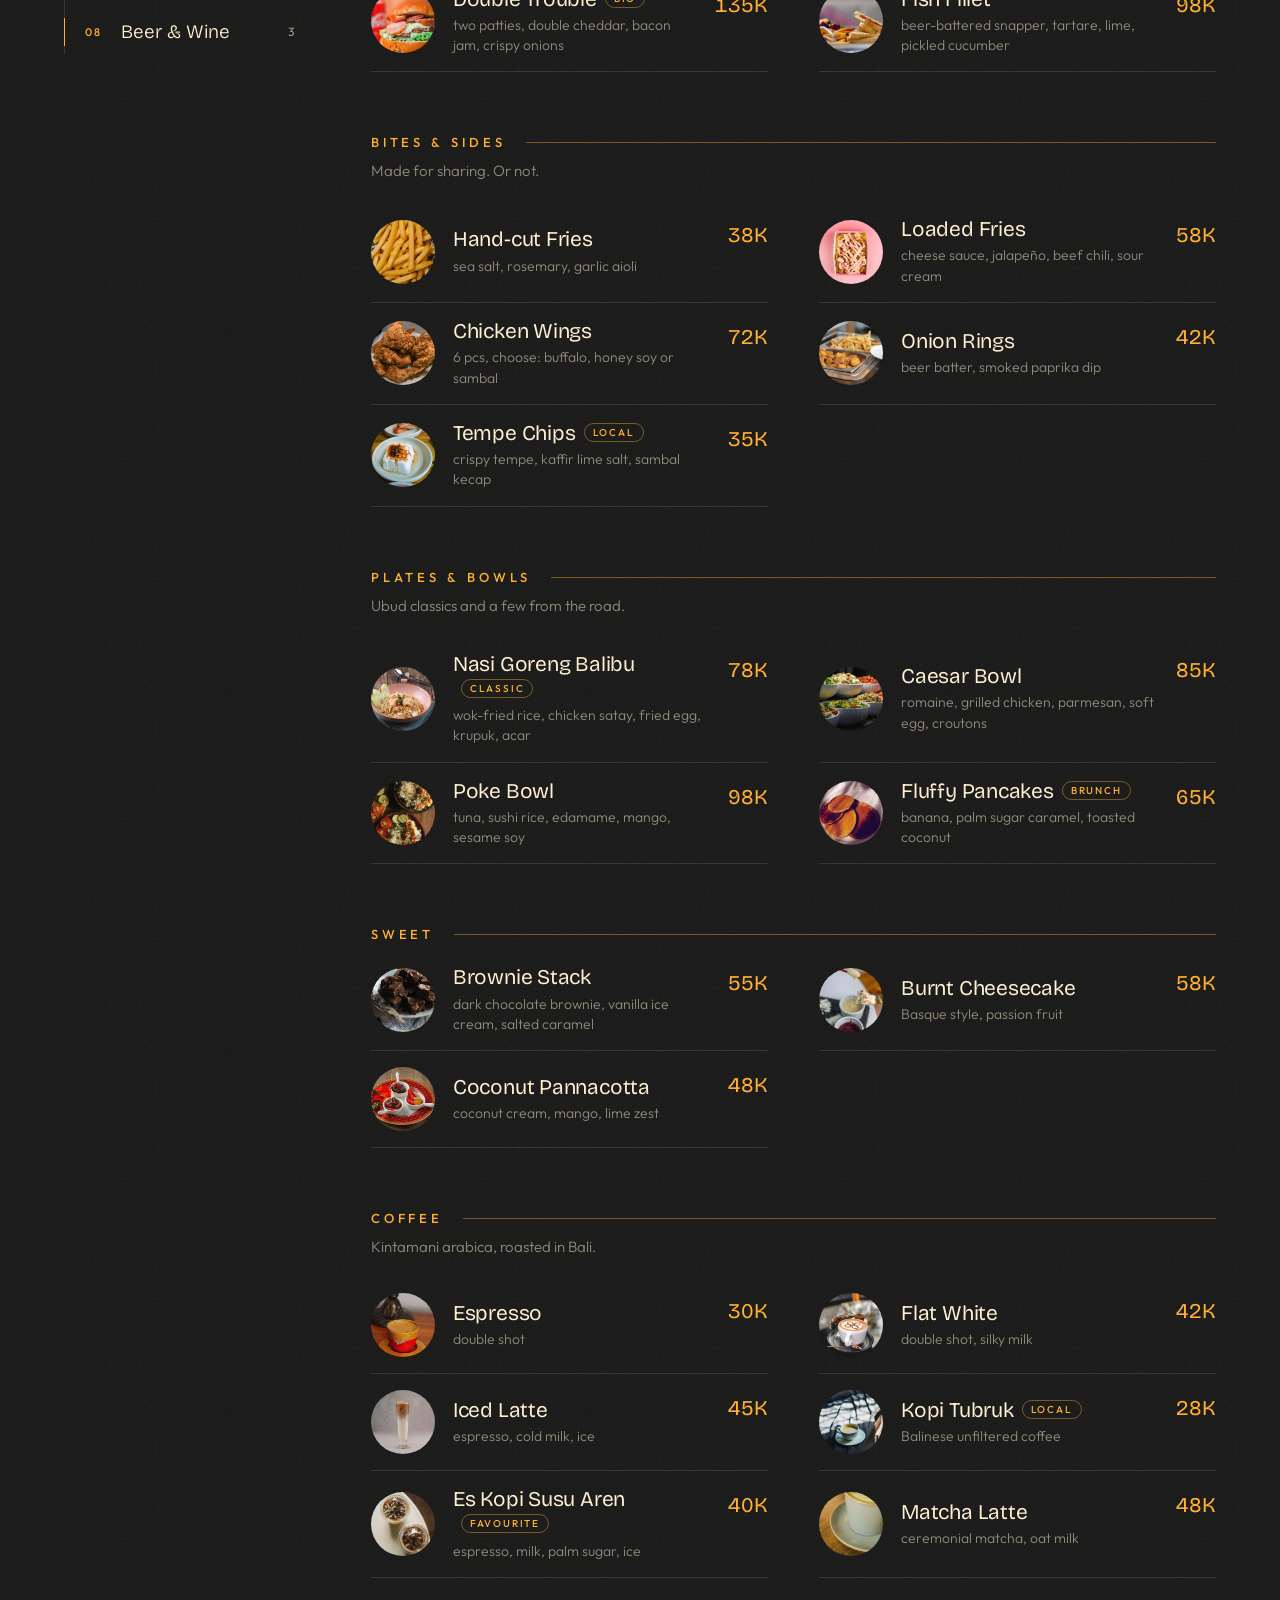
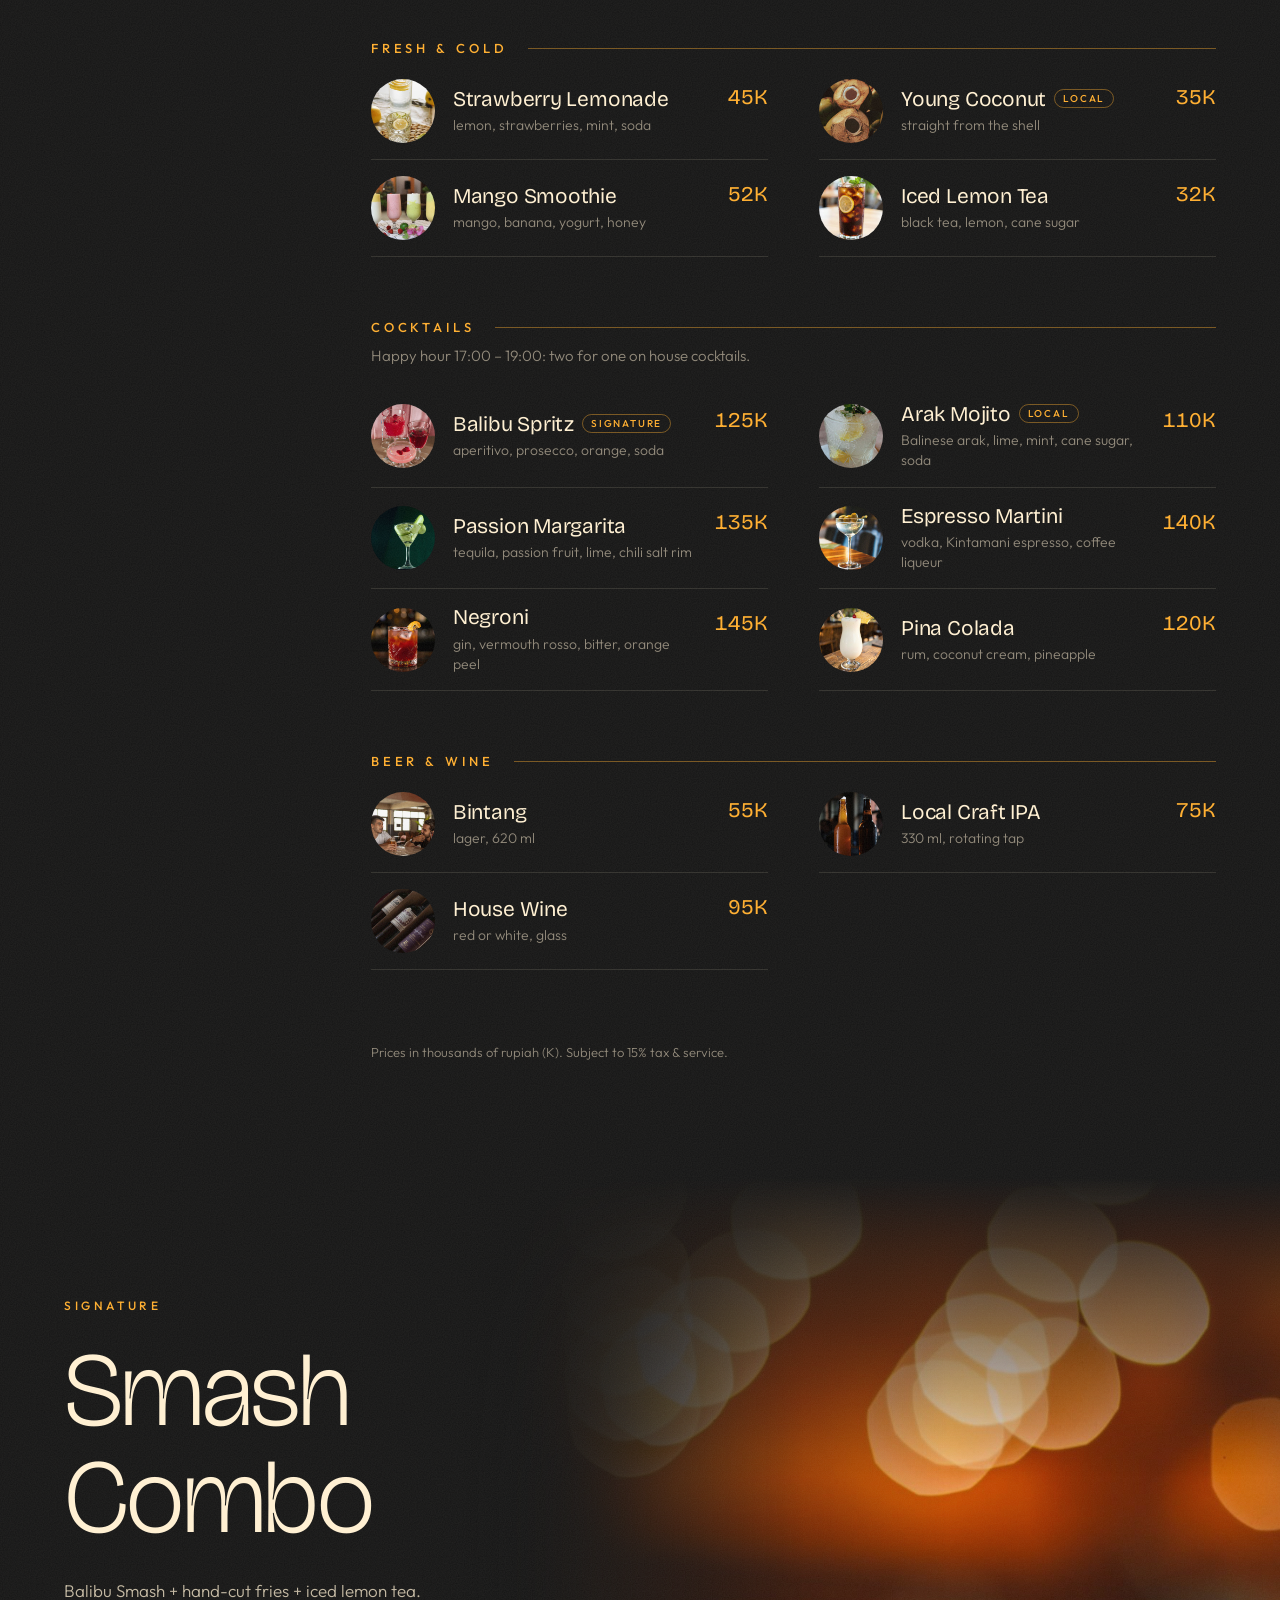
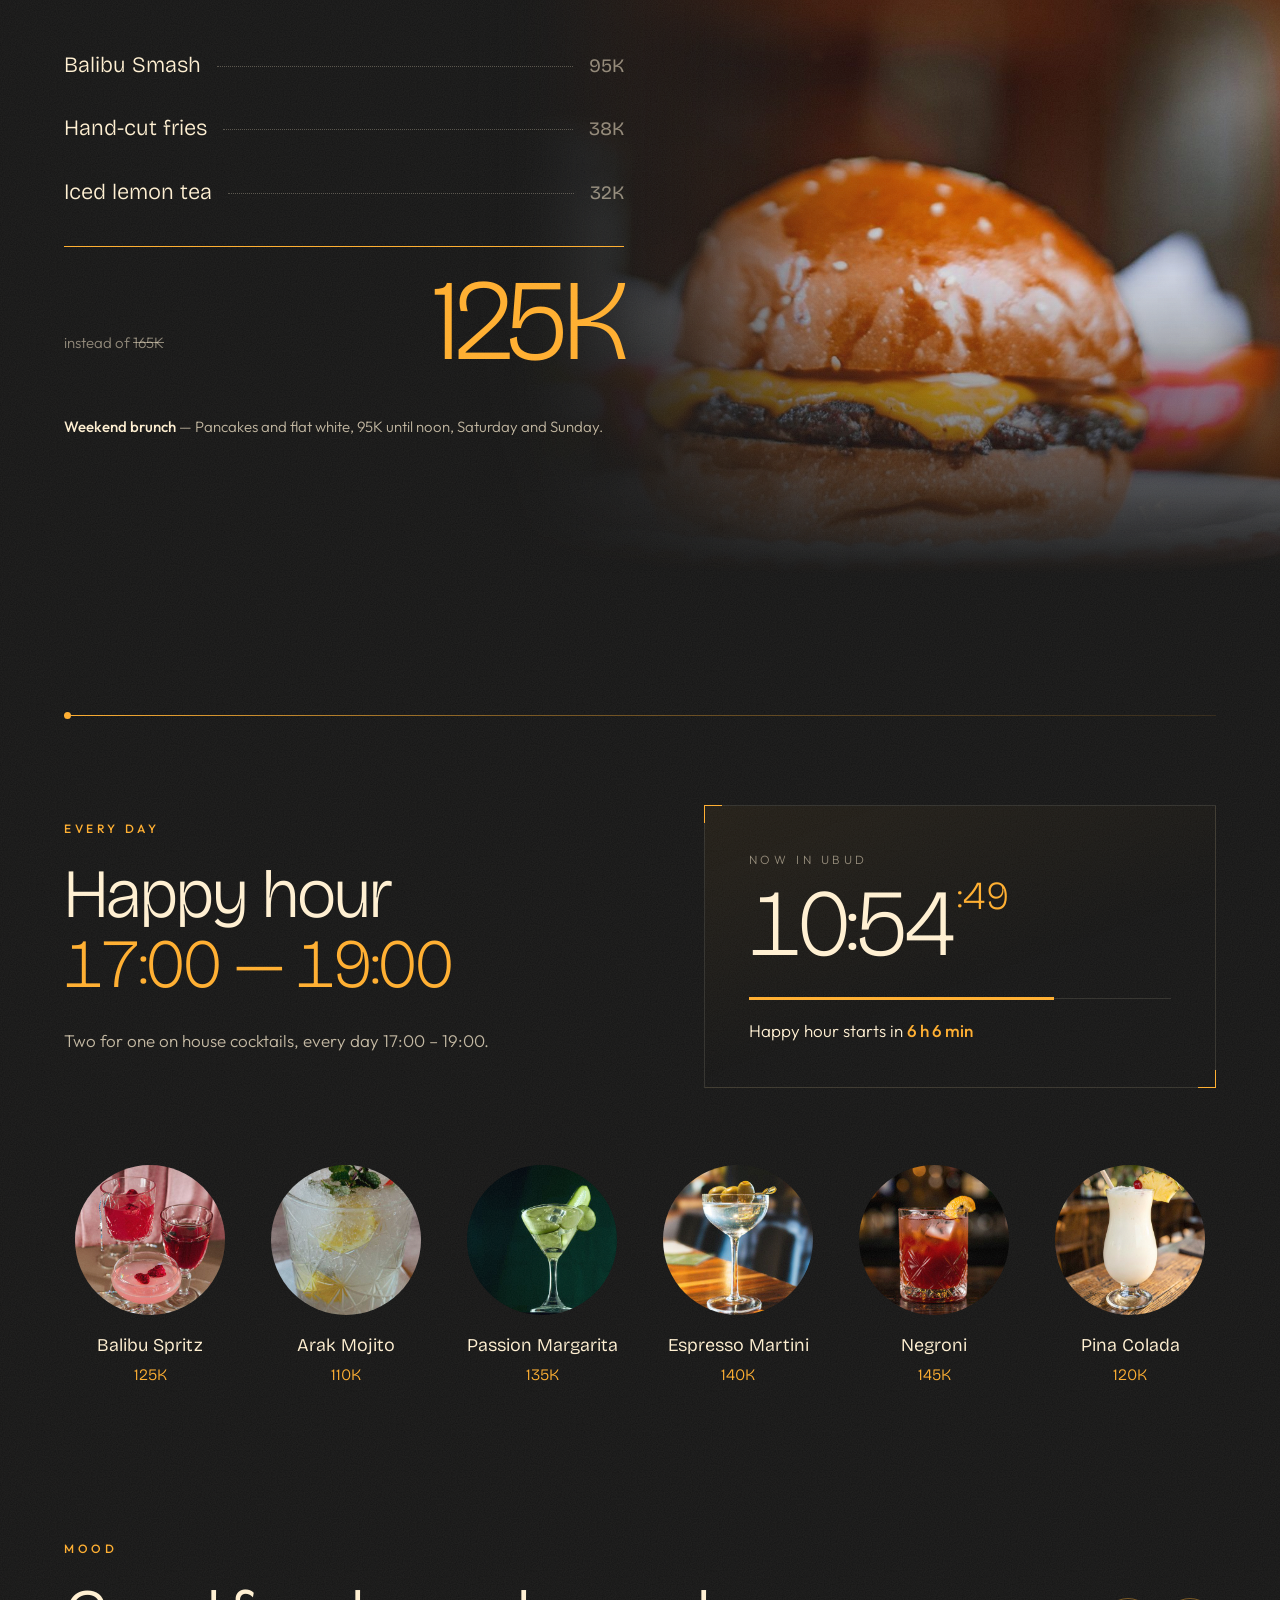
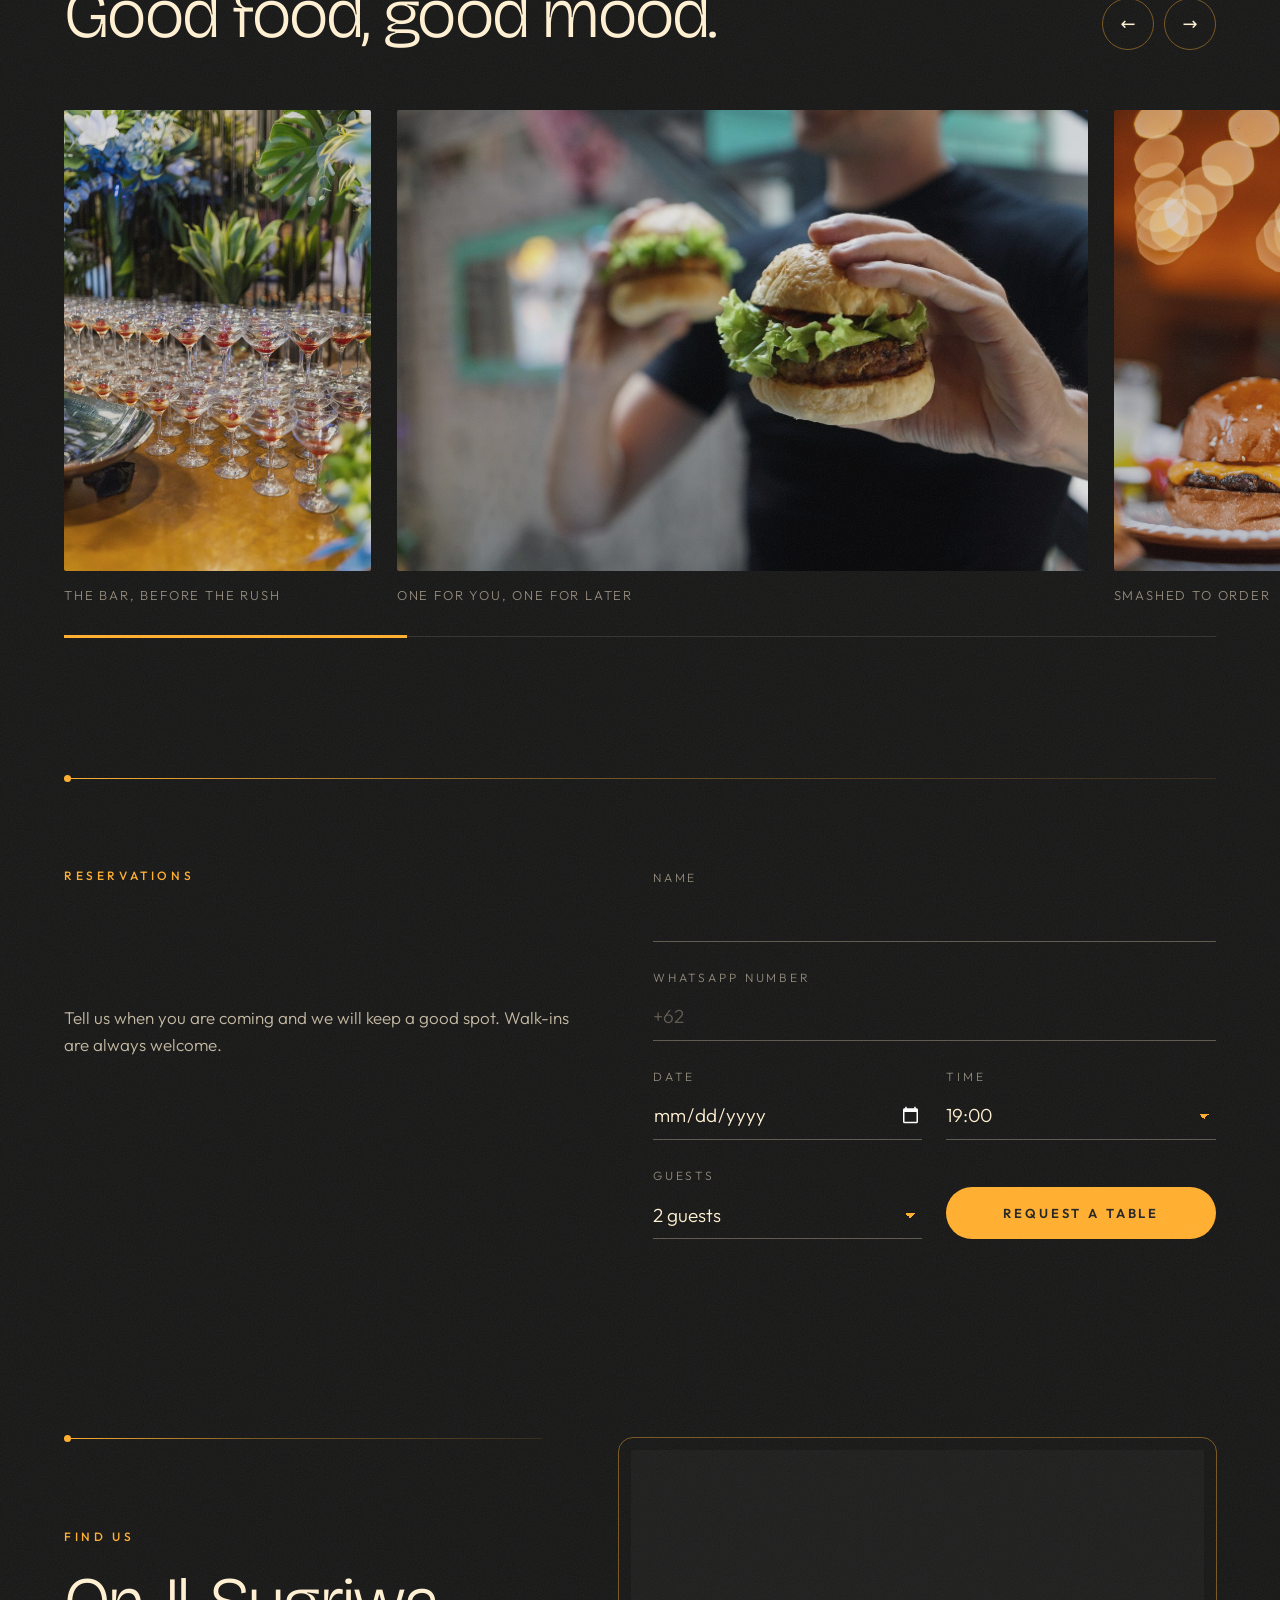
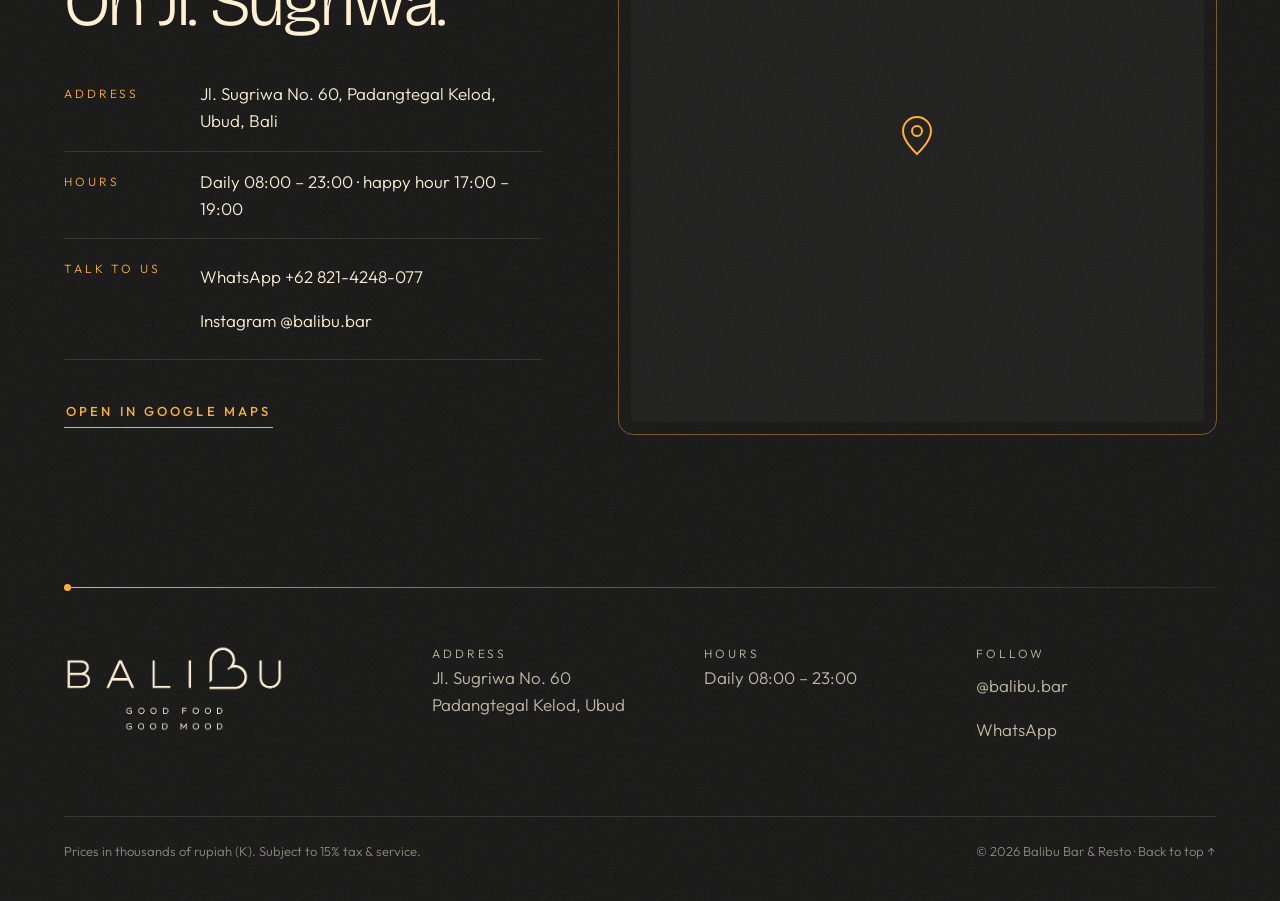
<file: s02/index.html>
<!doctype html>
<html lang="en">
<head>
<meta charset="utf-8">
<meta name="viewport" content="width=device-width, initial-scale=1, viewport-fit=cover">
<title>Balibu Bar &amp; Resto — Ubud</title>
<meta name="description" content="Balibu Bar &amp; Resto, Ubud: burgers smashed to order, Kintamani coffee and house cocktails on Jl. Sugriwa. Daily 08:00–23:00. Opening 1 December 2026.">
<meta name="theme-color" content="#161616">
<link rel="icon" type="image/png" href="../shared/logo/wordmark-red.png">
<link rel="preload" as="image" href="../shared/img/hero-bartender.jpg">
<link rel="stylesheet" href="../shared/brand.css">
<link rel="stylesheet" href="style.css">
<script>document.documentElement.classList.add('js')</script>
</head>
<body>
<a class="skip" href="#main" data-i18n="skip">Skip to content</a>
<div class="grain" aria-hidden="true"></div>

<header class="hdr" id="hdr">
  <div class="hdr__in wrap">
    <a class="hdr__logo" href="#top" aria-label="Balibu, back to top" data-aria="logo"><img src="../shared/logo/wordmark-cream.png" alt="Balibu" width="164" height="36"></a>
    <nav class="hdr__nav" aria-label="Main" data-aria="main">
      <a href="#menu" data-i18n="nav.menu">Menu</a>
      <a href="#happy" data-i18n="nav.happy">Happy hour</a>
      <a href="#mood" data-i18n="nav.mood">Mood</a>
      <a href="#visit" data-i18n="nav.visit">Find us</a>
      <a href="#book" class="hdr__book" data-i18n="nav.book">Book a table</a>
    </nav>
    <div class="lang" role="group" aria-label="Language" data-aria="lang">
      <button type="button" data-lang="en" aria-pressed="true">EN</button><span aria-hidden="true">/</span><button type="button" data-lang="id" aria-pressed="false">ID</button>
    </div>
    <button class="burger" type="button" aria-expanded="false" aria-controls="drawer" aria-label="Open navigation" data-aria="open"><span></span><span></span></button>
  </div>
</header>

<div class="drawer" id="drawer" hidden>
  <nav class="drawer__nav" aria-label="Mobile" data-aria="mobile">
    <a href="#menu"><small>01</small><span data-i18n="nav.menu">Menu</span></a>
    <a href="#combo"><small>02</small><span data-i18n="nav.combo">Smash Combo</span></a>
    <a href="#happy"><small>03</small><span data-i18n="nav.happy">Happy hour</span></a>
    <a href="#mood"><small>04</small><span data-i18n="nav.mood">Mood</span></a>
    <a href="#book"><small>05</small><span data-i18n="nav.book">Book a table</span></a>
    <a href="#visit"><small>06</small><span data-i18n="nav.visit">Find us</span></a>
  </nav>
  <p class="drawer__foot">Jl. Sugriwa No. 60, Ubud · <span data-i18n="hours.short">Daily 08:00 – 23:00</span></p>
</div>

<main id="main">

<!-- HERO -->
<section class="hero" id="top" aria-labelledby="hero-title">
  <div class="hero__media" aria-hidden="true"><img src="../shared/img/hero-bartender.jpg" alt="" width="1067" height="1600" fetchpriority="high"></div>
  <div class="hero__fade" aria-hidden="true"></div>
  <div class="hero__body wrap">
    <p class="eyebrow hero__eyebrow" data-i18n="hero.eyebrow">Burgers · Coffee · Cocktails — Ubud</p>
    <h1 class="hero__title" id="hero-title"><span class="ln"><span data-i18n="hero.t1">A good evening</span></span> <span class="ln"><span data-i18n="hero.t2">starts here.</span></span></h1>
    <p class="hero__lead" data-i18n="hero.lead">Burgers smashed to order, Kintamani coffee and house cocktails in the heart of Ubud. Opening 1 December.</p>
    <div class="hero__cta">
      <a class="btn-line" href="#menu" data-i18n="hero.cta">See the menu</a>
      <a class="link-arrow" href="#book"><span data-i18n="nav.book">Book a table</span> <span aria-hidden="true">→</span></a>
    </div>
  </div>
  <div class="hero__meta wrap">
    <span class="meta"><svg viewBox="0 0 24 24" aria-hidden="true"><path d="M12 21s-7-6.2-7-11.5A7 7 0 0 1 19 9.5C19 14.8 12 21 12 21z"/><circle cx="12" cy="9.5" r="2.5"/></svg>Jl. Sugriwa No. 60, Padangtegal Kelod, Ubud</span>
    <span class="meta"><svg viewBox="0 0 24 24" aria-hidden="true"><circle cx="12" cy="12" r="8.5"/><path d="M12 7.5V12l3 2"/></svg><span data-i18n="hours.short">Daily 08:00 – 23:00</span></span>
    <span class="scrollcue" aria-hidden="true"><i></i><span data-i18n="hero.scroll">Scroll</span></span>
  </div>
</section>

<!-- OPENING -->
<section class="opening wrap" id="opening" aria-labelledby="open-title">
  <div class="hair" aria-hidden="true"></div>
  <div class="opening__grid">
    <div class="opening__date rv" aria-hidden="true"><span>01</span><i></i><span>12</span></div>
    <div class="opening__txt">
      <p class="eyebrow rv" data-i18n="open.eyebrow">Opening night</p>
      <h2 class="h2 rv" id="open-title" data-i18n="open.title">We open 1 December 2026.</h2>
      <p class="body rv" data-i18n="open.line">The first 100 guests get a free Es Kopi Susu Aren — espresso, milk and Balinese palm sugar over ice.</p>
      <p class="opening__count rv" id="countdown" aria-live="polite"></p>
    </div>
    <div class="opening__badge rv">
      <img src="../shared/img/t/kopi-susu.jpg" alt="Es Kopi Susu Aren, iced coffee with palm sugar" width="300" height="300" loading="lazy">
      <svg class="ring" viewBox="0 0 200 200" aria-hidden="true"><defs><path id="ringPath" d="M100,100 m-86,0 a86,86 0 1,1 172,0 a86,86 0 1,1 -172,0"/></defs><text><textPath href="#ringPath" textLength="532" lengthAdjust="spacing" data-i18n="open.ring">first 100 guests · free es kopi susu aren ·</textPath></text></svg>
    </div>
  </div>
</section>

<!-- STORY -->
<section class="story" id="story" aria-labelledby="story-title">
  <div class="story__grain" aria-hidden="true"></div>
  <div class="wrap story__grid">
    <div class="story__pics">
      <figure class="story__pic story__pic--a rv"><img src="../shared/img/friends-burgers.jpg" alt="Two friends sharing a plate of burgers" width="1067" height="1600" loading="lazy" data-par="0.08"></figure>
      <figure class="story__pic story__pic--b rv"><img src="../shared/img/hero-people.jpg" alt="Friends at a long table with food and drinks" width="1400" height="933" loading="lazy" data-par="-0.06"></figure>
    </div>
    <div class="story__txt">
      <p class="eyebrow rv" data-i18n="story.eyebrow">Our story</p>
      <h2 class="h2 rv" id="story-title" data-i18n="story.title">Late nights in Ubud.</h2>
      <p class="body rv" data-i18n="story.p1">Balibu is a bar and kitchen on Jl. Sugriwa, a few minutes from the centre of Ubud. Breakfast coffee at eight, burgers at lunch, cocktails when the sun goes down.</p>
      <p class="body rv" data-i18n="story.p2">Beef patties are smashed to order on a hot plate, the brioche comes from our own oven, the coffee is Kintamani arabica roasted in Bali. Simple things, done properly.</p>
      <p class="hand rv" data-i18n="story.hand">good food, good mood</p>
      <dl class="facts rv">
        <div><dt data-i18n="story.f1k">Open</dt><dd>08:00 – 23:00</dd></div>
        <div><dt data-i18n="story.f2k">Coffee</dt><dd data-i18n="story.f2v">Kintamani arabica</dd></div>
        <div><dt data-i18n="story.f3k">Brioche</dt><dd data-i18n="story.f3v">from our oven</dd></div>
      </dl>
    </div>
  </div>
</section>

<!-- MENU -->
<section class="menu wrap" id="menu" aria-labelledby="menu-title">
  <div class="hair" aria-hidden="true"></div>
  <div class="menu__head">
    <div>
      <p class="eyebrow rv" data-i18n="menu.eyebrow">Eat &amp; drink</p>
      <h2 class="h2 rv" id="menu-title" data-i18n="menu.title">The menu.</h2>
    </div>
    <p class="body rv" data-i18n="menu.lead">Eight sections, one kitchen and one bar. Tap a section to jump; prices are in thousands of rupiah.</p>
  </div>
  <div class="menu__grid">
    <aside class="menu__index" aria-label="Menu sections" data-aria="menu"><ol id="menuIndex"></ol></aside>
    <div class="menu__body" id="menuBody"></div>
  </div>
  <p class="footnote" data-i18n="footnote">Prices in thousands of rupiah (K). Subject to 15% tax &amp; service.</p>
  <div class="peek" id="peek" aria-hidden="true"><img alt="" src="../shared/img/t/smash-burger.jpg" width="240" height="240"></div>
</section>

<!-- COMBO -->
<section class="combo" id="combo" aria-labelledby="combo-title">
  <div class="combo__media" aria-hidden="true"><img src="../shared/img/night-burger.jpg" alt="" width="1067" height="1600" loading="lazy" data-par="0.1"></div>
  <div class="combo__fade" aria-hidden="true"></div>
  <div class="wrap combo__in">
    <p class="eyebrow rv" data-i18n="combo.eyebrow">Signature</p>
    <h2 class="h2 h2--xl rv" id="combo-title">Smash Combo</h2>
    <p class="body rv" data-i18n="combo.line">Balibu Smash + hand-cut fries + iced lemon tea.</p>
    <ul class="combo__list">
      <li class="rv"><span>Balibu Smash</span><i></i><b>95K</b></li>
      <li class="rv"><span data-i18n="combo.fries">Hand-cut fries</span><i></i><b>38K</b></li>
      <li class="rv"><span data-i18n="combo.tea">Iced lemon tea</span><i></i><b>32K</b></li>
    </ul>
    <div class="combo__total rv"><span class="combo__was"><span data-i18n="combo.was">instead of</span> <s>165K</s></span><span class="combo__price">125K</span></div>
    <p class="combo__brunch rv"><b data-i18n="brunch.title">Weekend brunch</b> — <span data-i18n="brunch.line">Pancakes and flat white, 95K until noon, Saturday and Sunday.</span></p>
  </div>
</section>

<!-- HAPPY HOUR -->
<section class="happy wrap" id="happy" aria-labelledby="happy-title">
  <div class="hair" aria-hidden="true"></div>
  <div class="happy__grid">
    <div class="happy__txt">
      <p class="eyebrow rv" data-i18n="happy.eyebrow">Every day</p>
      <h2 class="h2 rv" id="happy-title"><span data-i18n="happy.title">Happy hour</span><br><span class="thin">17:00 — 19:00</span></h2>
      <p class="body rv" data-i18n="happy.line">Two for one on house cocktails, every day 17:00 – 19:00.</p>
    </div>
    <div class="clock rv" aria-live="off">
      <p class="clock__label" data-i18n="happy.now">Now in Ubud</p>
      <p class="clock__time" id="clockTime">--:--<span>:--</span></p>
      <div class="clock__bar" aria-hidden="true"><i id="clockFill"></i></div>
      <p class="clock__status" id="clockStatus" aria-live="polite"></p>
    </div>
  </div>
  <ul class="drinks" id="drinks"></ul>
</section>

<!-- GALLERY -->
<section class="mood" id="mood" aria-labelledby="mood-title">
  <div class="wrap mood__head">
    <div>
      <p class="eyebrow rv" data-i18n="mood.eyebrow">Mood</p>
      <h2 class="h2 rv" id="mood-title" data-i18n="mood.title">Good food, good mood.</h2>
    </div>
    <div class="mood__ctl">
      <button type="button" class="arrow" data-dir="-1" aria-label="Previous photos" data-aria="prev"><span aria-hidden="true">←</span></button>
      <button type="button" class="arrow" data-dir="1" aria-label="Next photos" data-aria="next"><span aria-hidden="true">→</span></button>
    </div>
  </div>
  <div class="strip" id="strip" tabindex="0" aria-label="Photo strip, scroll sideways" data-aria="strip">
    <figure class="shot shot--t"><img src="../shared/img/hero-party.jpg" alt="Rows of coupe glasses with cherries on a bar" width="1067" height="1600" loading="lazy"><figcaption data-i18n="mood.c1">The bar, before the rush</figcaption></figure>
    <figure class="shot shot--w"><img src="../shared/img/hero-friends.jpg" alt="A guest holding two burgers" width="1400" height="935" loading="lazy"><figcaption data-i18n="mood.c2">One for you, one for later</figcaption></figure>
    <figure class="shot shot--t"><img src="../shared/img/night-burger.jpg" alt="A cheeseburger under warm evening lights" width="1067" height="1600" loading="lazy"><figcaption data-i18n="mood.c3">Smashed to order</figcaption></figure>
    <figure class="shot shot--t"><img src="../shared/img/hero-barista.jpg" alt="A cafe entrance with a barista inside" width="1200" height="1600" loading="lazy"><figcaption data-i18n="mood.c4">Coffee from eight</figcaption></figure>
    <figure class="shot shot--w"><img src="../shared/img/hero-ubud.jpg" alt="Rice terraces near Ubud" width="1400" height="1050" loading="lazy"><figcaption data-i18n="mood.c5">Ubud, all around</figcaption></figure>
    <figure class="shot shot--t"><img src="../shared/img/hero-smash.jpg" alt="A double cheeseburger on a dark background" width="1067" height="1600" loading="lazy"><figcaption data-i18n="mood.c6">Double, if you dare</figcaption></figure>
    <figure class="shot shot--w"><img src="../shared/img/grill.jpg" alt="Cheeseburger patties on a grill" width="1400" height="933" loading="lazy"><figcaption data-i18n="mood.c7">The hot plate</figcaption></figure>
    <figure class="shot shot--w"><img src="../shared/img/hero-people.jpg" alt="Friends sharing dinner" width="1400" height="933" loading="lazy"><figcaption data-i18n="mood.c8">Long tables, long evenings</figcaption></figure>
  </div>
  <div class="wrap"><div class="strip__track" aria-hidden="true"><i id="stripFill"></i></div></div>
</section>

<!-- BOOK -->
<section class="book wrap" id="book" aria-labelledby="book-title">
  <div class="hair" aria-hidden="true"></div>
  <div class="book__grid">
    <div>
      <p class="eyebrow rv" data-i18n="book.eyebrow">Reservations</p>
      <h2 class="h2 rv" id="book-title" data-i18n="book.title">Save us a table.</h2>
      <p class="body rv" data-i18n="book.lead">Tell us when you are coming and we will keep a good spot. Walk-ins are always welcome.</p>
    </div>
    <form class="form rv" id="bookForm" novalidate>
      <div class="field"><label for="f-name" data-i18n="book.name">Name</label><input id="f-name" name="name" autocomplete="name" required maxlength="60"></div>
      <div class="field"><label for="f-phone" data-i18n="book.phone">WhatsApp number</label><input id="f-phone" name="phone" type="tel" inputmode="tel" autocomplete="tel" required maxlength="20" placeholder="+62"></div>
      <div class="field field--half"><label for="f-date" data-i18n="book.date">Date</label><input id="f-date" name="date" type="date" required min="2026-12-01"></div>
      <div class="field field--half"><label for="f-time" data-i18n="book.time">Time</label><select id="f-time" name="time" required></select></div>
      <div class="field field--half"><label for="f-guests" data-i18n="book.guests">Guests</label><select id="f-guests" name="guests"></select></div>
      <div class="field field--half field--btn"><button class="btn-solid" type="submit" data-i18n="book.send">Request a table</button></div>
      <p class="form__err" id="formErr" role="alert"></p>
    </form>
    <div class="done" id="bookDone" hidden tabindex="-1">
      <p class="eyebrow" data-i18n="book.doneEyebrow">Noted</p>
      <p class="done__title" id="doneTitle"></p>
      <p class="body" data-i18n="book.doneNote">This page is a preview, so nothing was sent yet. To book for real, message us on WhatsApp.</p>
      <div class="done__row"><a class="btn-line" href="https://wa.me/628214248077" target="_blank" rel="noopener">WhatsApp +62 821-4248-077</a><button type="button" class="link-arrow" id="bookAgain" data-i18n="book.again">New request</button></div>
    </div>
  </div>
</section>

<!-- VISIT -->
<section class="visit" id="visit" aria-labelledby="visit-title">
  <div class="wrap visit__grid">
    <div class="visit__txt">
      <div class="hair" aria-hidden="true"></div>
      <p class="eyebrow rv" data-i18n="visit.eyebrow">Find us</p>
      <h2 class="h2 rv" id="visit-title" data-i18n="visit.title">On Jl. Sugriwa.</h2>
      <dl class="info rv">
        <div><dt data-i18n="visit.addr">Address</dt><dd>Jl. Sugriwa No. 60, Padangtegal Kelod, Ubud, Bali</dd></div>
        <div><dt data-i18n="visit.hours">Hours</dt><dd data-i18n="hours.long">Daily 08:00 – 23:00 · happy hour 17:00 – 19:00</dd></div>
        <div><dt data-i18n="visit.talk">Talk to us</dt><dd><a href="https://wa.me/628214248077" target="_blank" rel="noopener">WhatsApp +62 821-4248-077</a><br><a href="https://www.instagram.com/balibu.bar/" target="_blank" rel="noopener">Instagram @balibu.bar</a></dd></div>
      </dl>
      <a class="btn-line rv" href="https://www.google.com/maps?cid=7218141327771093343" target="_blank" rel="noopener" data-i18n="visit.route">Open in Google Maps</a>
    </div>
    <div class="map rv">
      <iframe tabindex="-1" title="Map: Balibu, Jl. Sugriwa No. 60, Ubud" src="https://www.google.com/maps?cid=7218141327771093343&amp;output=embed" loading="lazy" referrerpolicy="no-referrer-when-downgrade"></iframe>
    </div>
  </div>
</section>
</main>

<footer class="foot">
  <div class="wrap">
    <div class="hair" aria-hidden="true"></div>
    <div class="foot__grid">
      <div class="foot__brand">
        <img src="../shared/logo/lockup-cream.png" alt="Balibu — good food, good mood" width="240" height="96" loading="lazy">
      </div>
      <div><p class="foot__k" data-i18n="visit.addr">Address</p><p>Jl. Sugriwa No. 60<br>Padangtegal Kelod, Ubud</p></div>
      <div><p class="foot__k" data-i18n="visit.hours">Hours</p><p data-i18n="hours.short">Daily 08:00 – 23:00</p></div>
      <div><p class="foot__k" data-i18n="foot.follow">Follow</p><p><a href="https://www.instagram.com/balibu.bar/" target="_blank" rel="noopener">@balibu.bar</a><br><a href="https://wa.me/628214248077" target="_blank" rel="noopener">WhatsApp</a></p></div>
    </div>
    <div class="foot__base">
      <p data-i18n="footnote">Prices in thousands of rupiah (K). Subject to 15% tax &amp; service.</p>
      <p>© 2026 Balibu Bar &amp; Resto · <a href="#top" data-i18n="foot.top">Back to top ↑</a></p>
    </div>
  </div>
</footer>

<script src="../shared/menu.js"></script>
<script src="app.js"></script>
</body>
</html>
</file>
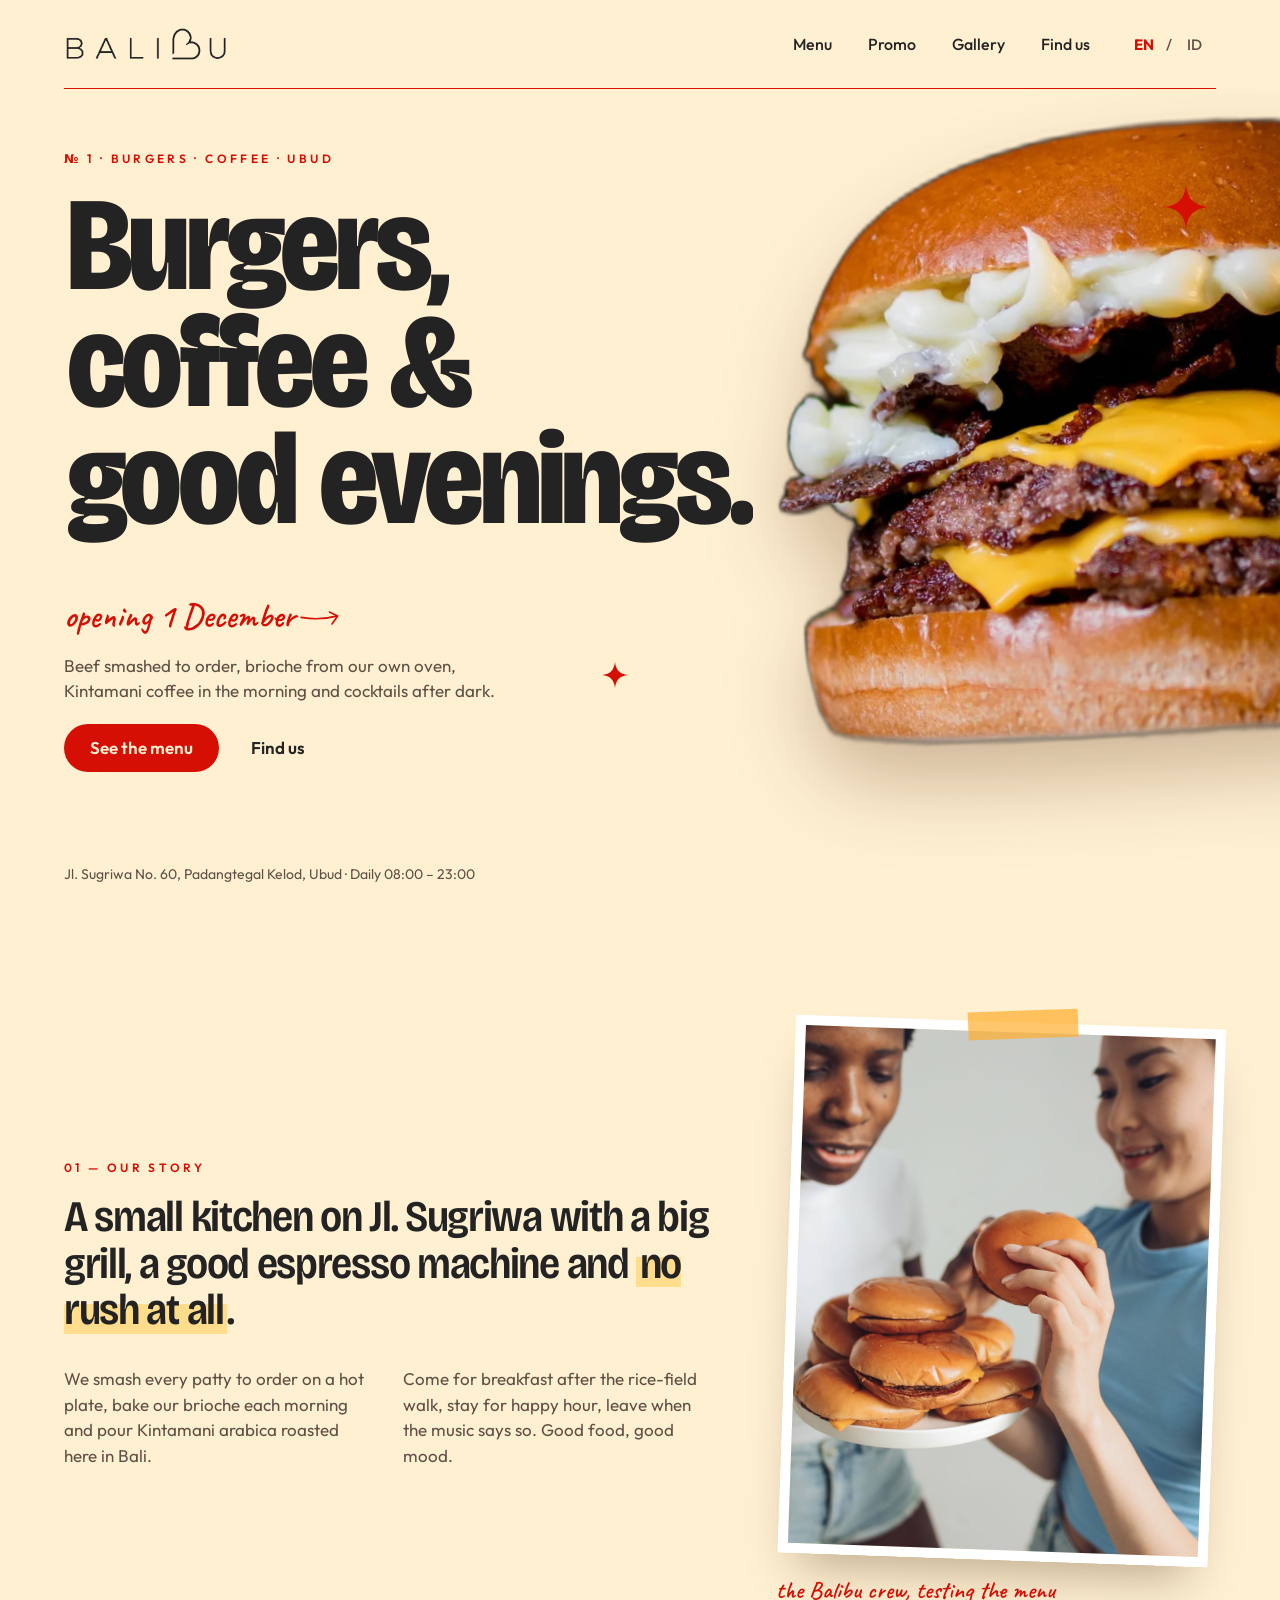
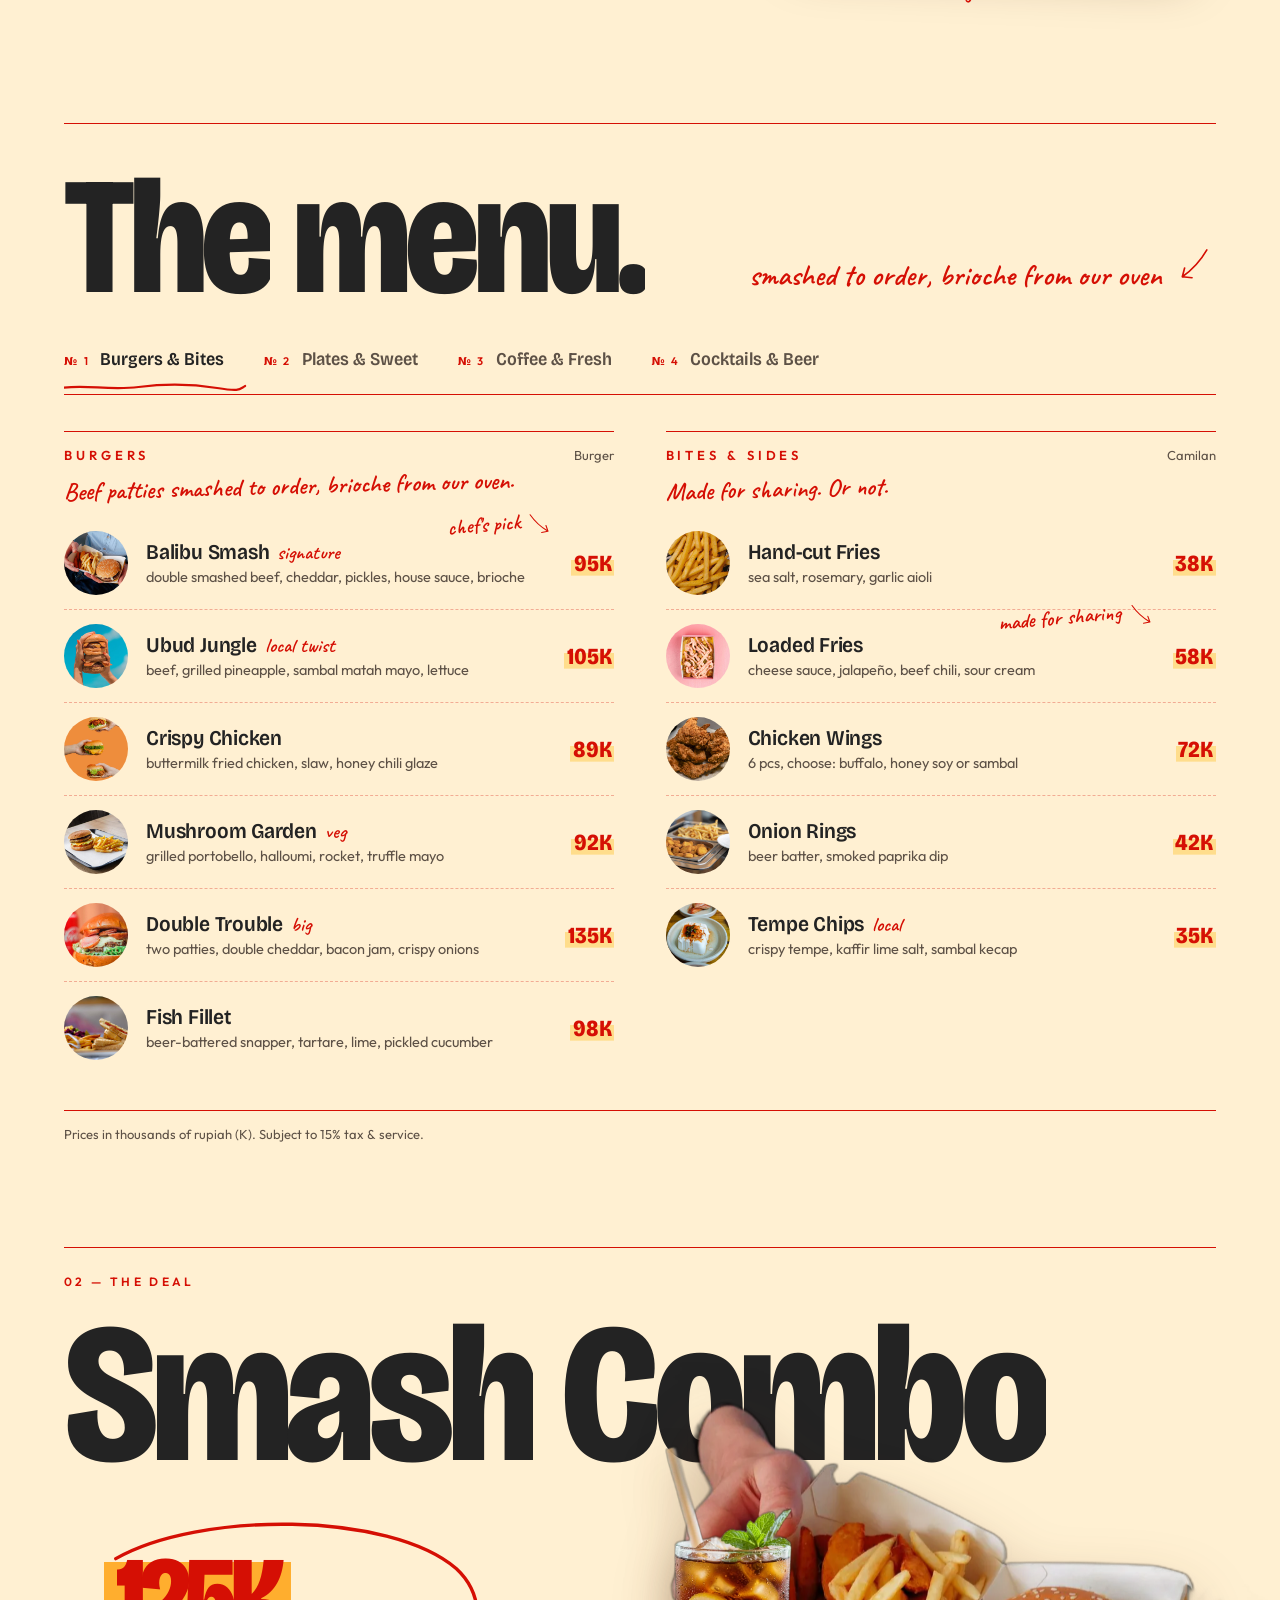
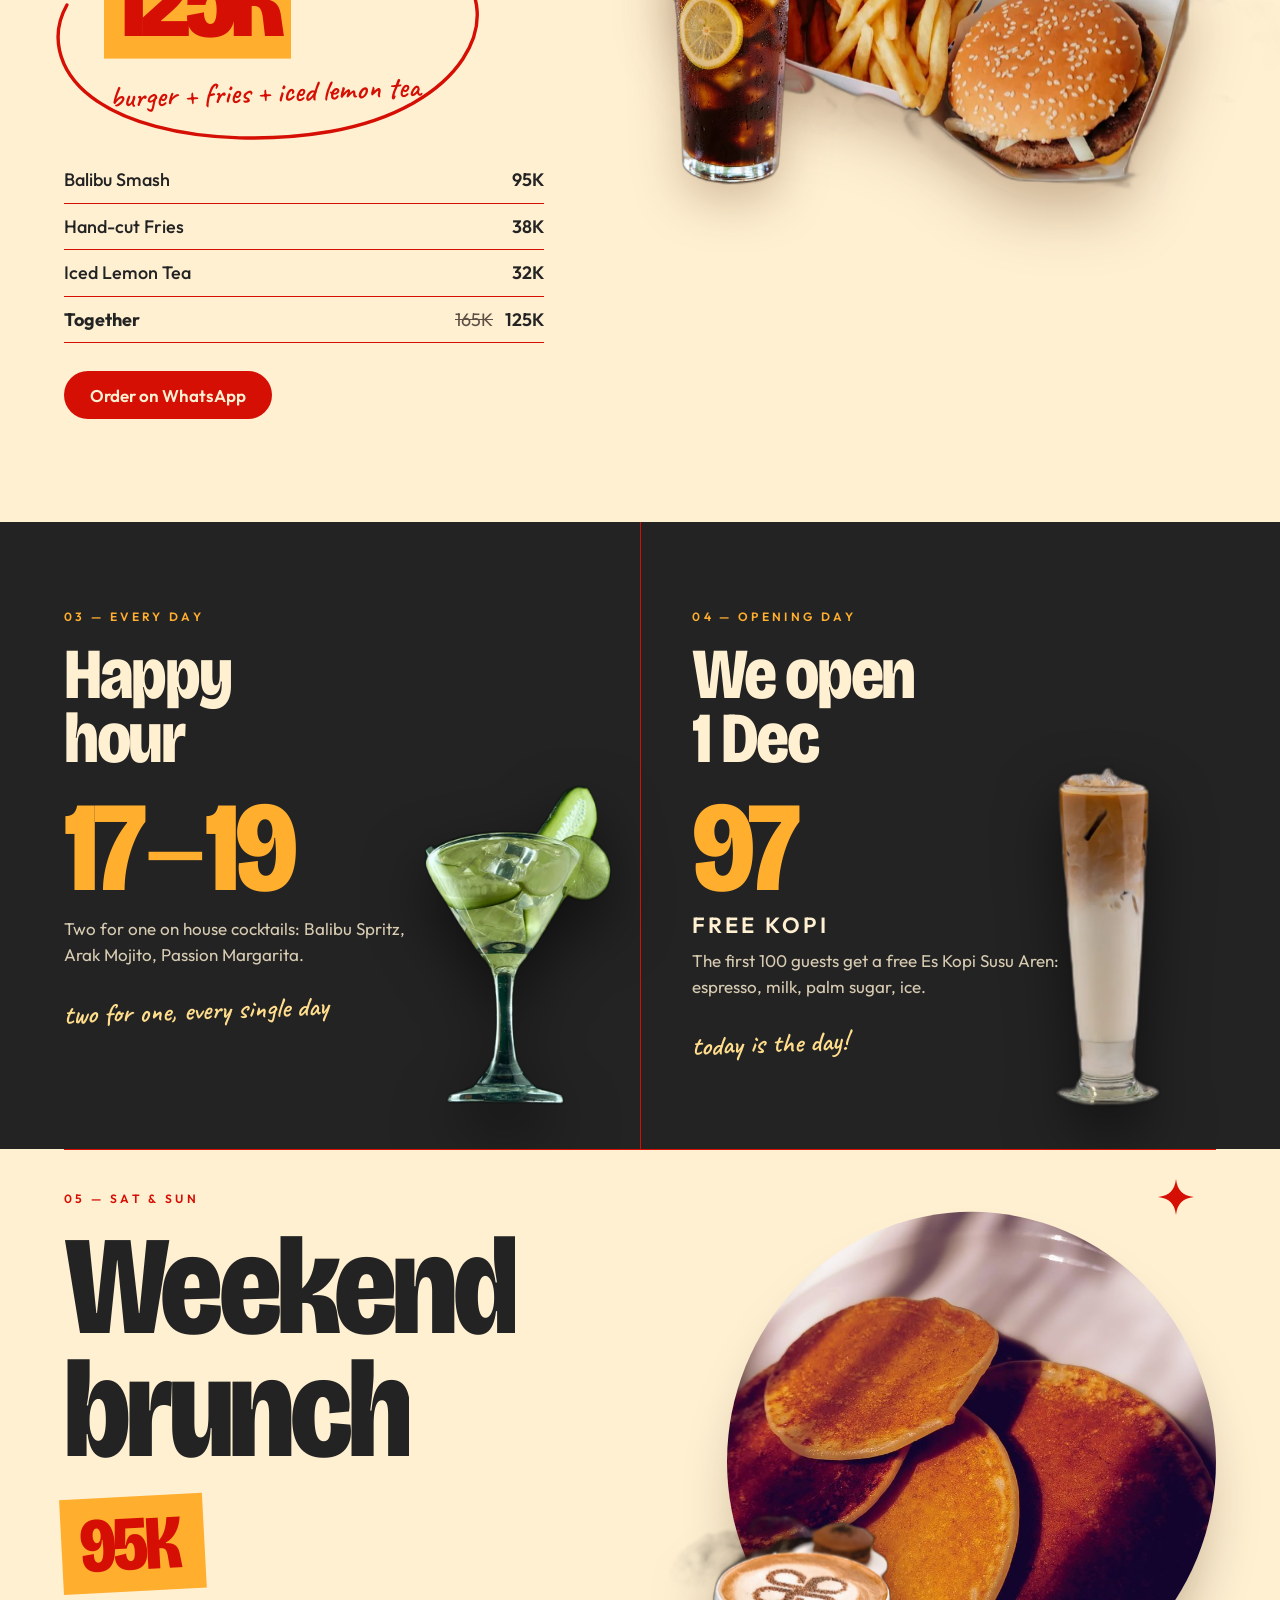
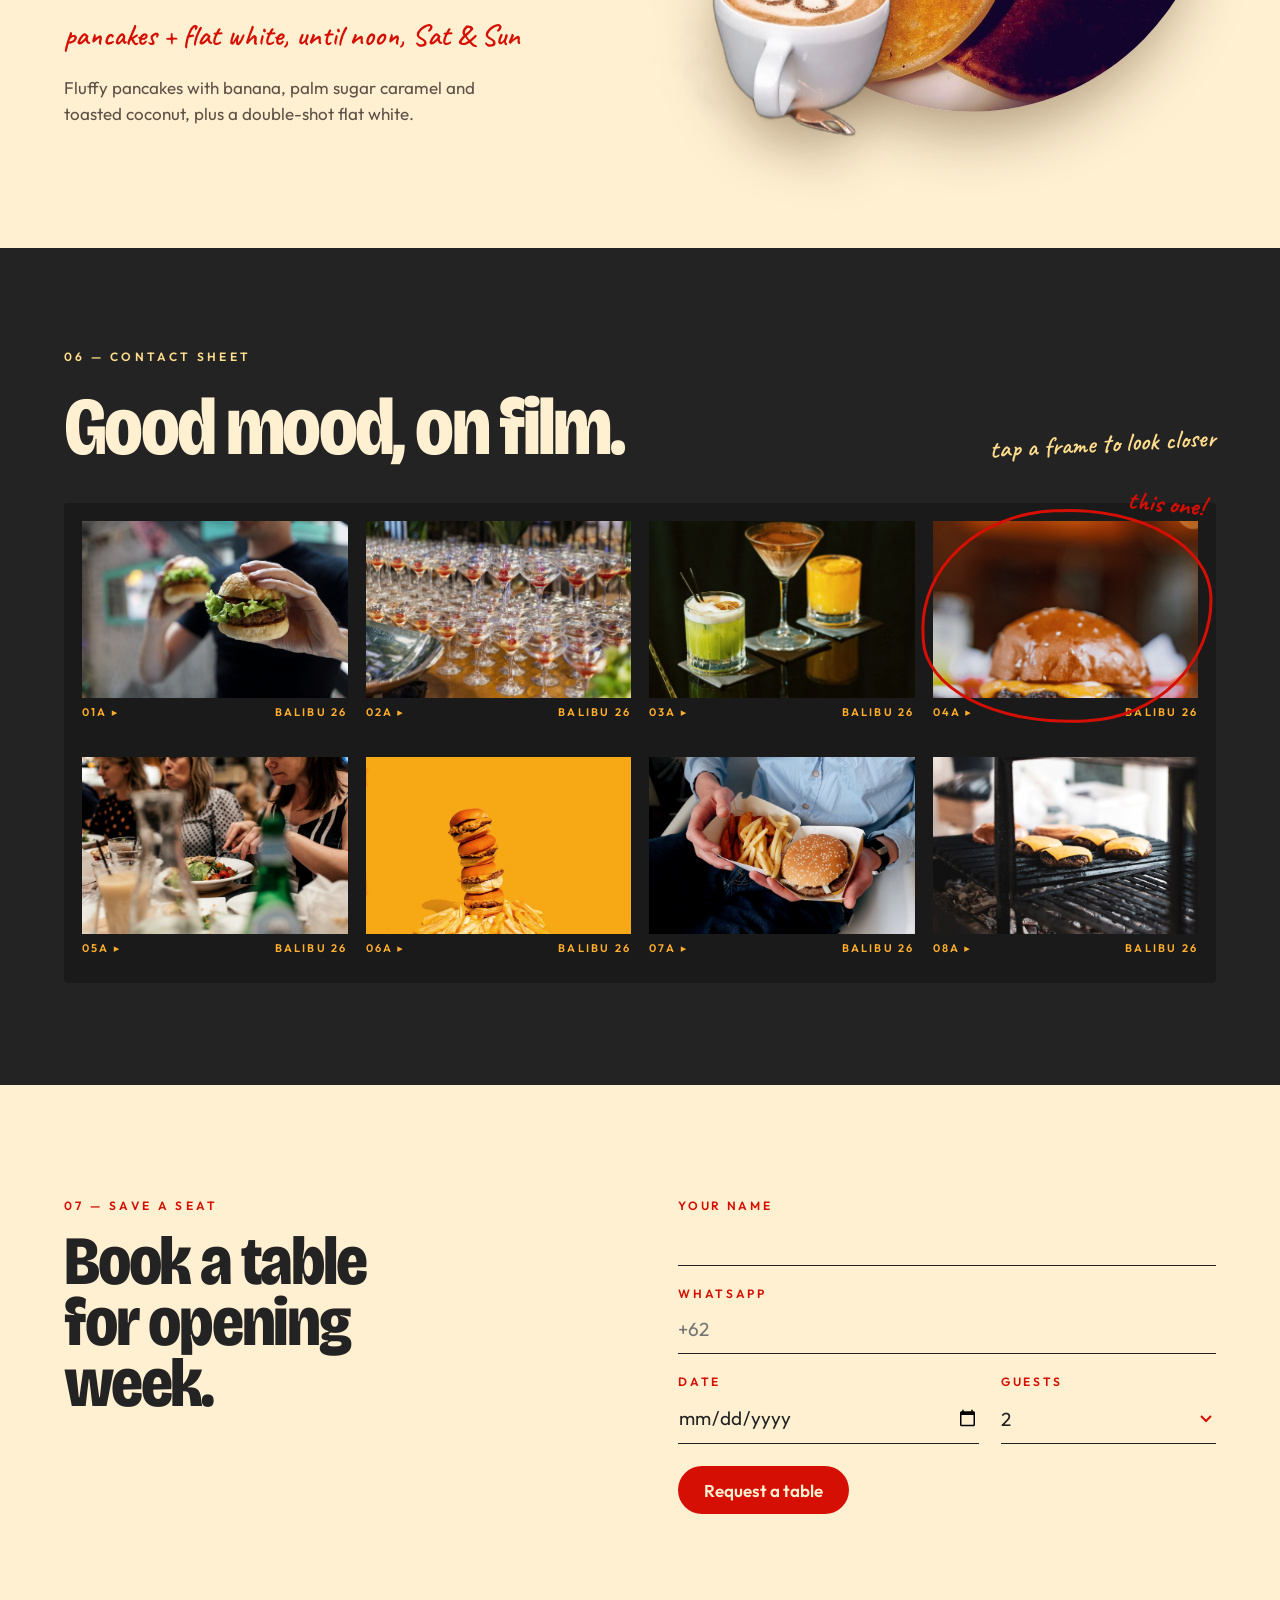
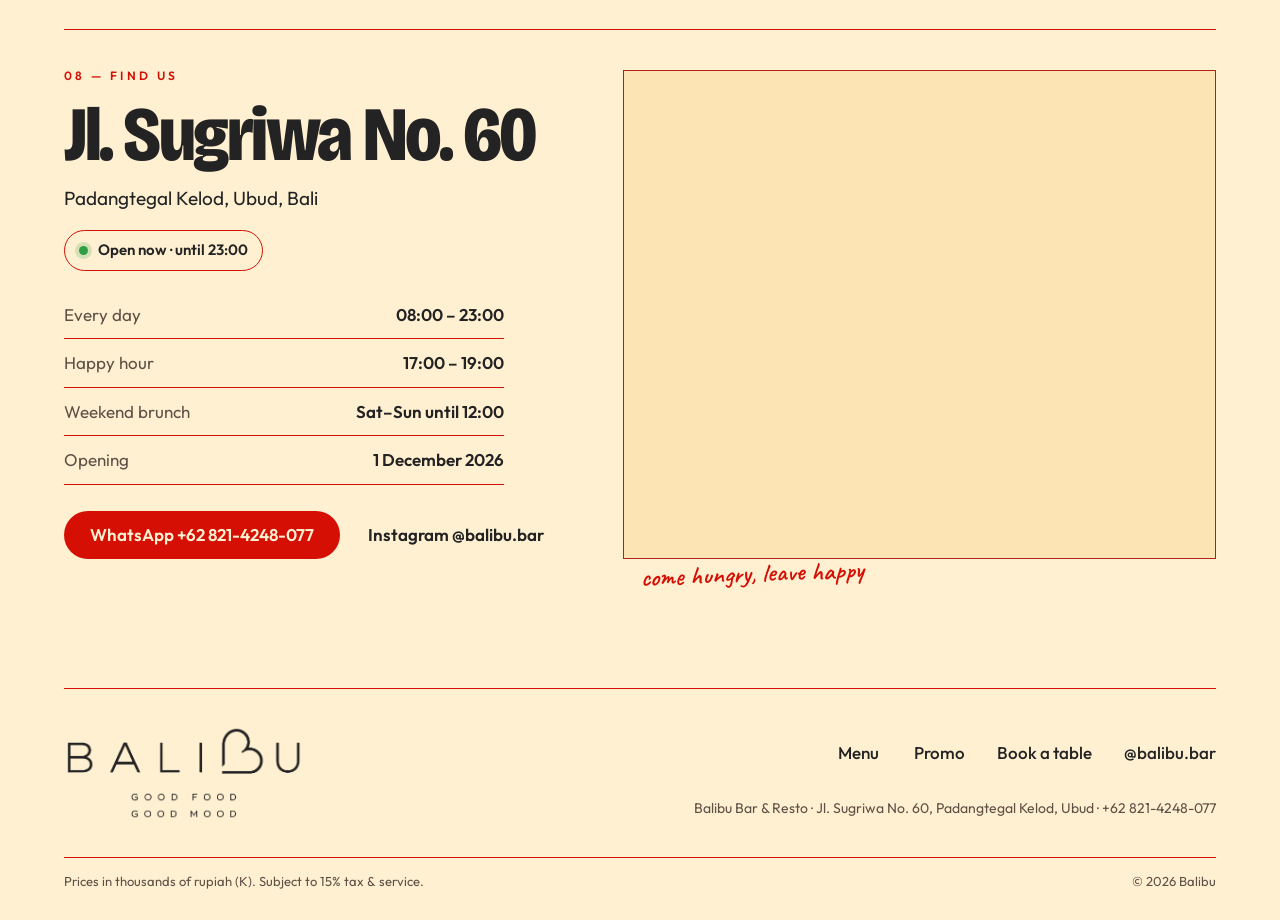
<file: s03/index.html>
<!doctype html>
<html lang="en">
<head>
<meta charset="utf-8">
<meta name="viewport" content="width=device-width, initial-scale=1, viewport-fit=cover">
<title>Balibu Bar &amp; Resto — Ubud</title>
<meta name="description" content="Balibu Bar &amp; Resto on Jl. Sugriwa, Ubud: smashed burgers, Kintamani coffee and cocktails. Daily 08:00–23:00. Opening 1 December 2026.">
<meta name="theme-color" content="#FFF0D2">
<link rel="icon" type="image/png" href="../shared/logo/wordmark-red.png">
<link rel="preload" href="../shared/fonts/BricolageGrotesque-wdth.woff2" as="font" type="font/woff2" crossorigin>
<link rel="stylesheet" href="../shared/brand.css">
<link rel="stylesheet" href="style.css">
<script>document.documentElement.classList.add('js')</script>
</head>
<body>
<svg width="0" height="0" style="position:absolute" aria-hidden="true">
  <symbol id="star" viewBox="0 0 24 24"><path d="M12 0C12.9 7.6 16.4 11.1 24 12 16.4 12.9 12.9 16.4 12 24 11.1 16.4 7.6 12.9 0 12 7.6 11.1 11.1 7.6 12 0Z" fill="currentColor"/></symbol>
  <symbol id="arrow" viewBox="0 0 60 40"><path d="M3 34C14 30 30 22 44 8M44 8 32 9M44 8 43 21" fill="none" stroke="currentColor" stroke-width="2.2" stroke-linecap="round" stroke-linejoin="round"/></symbol>
</svg>

<a class="skip" href="#menu">Skip to menu</a>

<header class="top" id="top">
  <div class="wrap top__in">
    <a class="top__logo" href="#hero" aria-label="Balibu — back to top"><img src="../shared/logo/wordmark-dark.png" alt="Balibu" width="1010" height="222"></a>
    <nav class="top__nav" aria-label="Main">
      <a class="sk" href="#menu" data-i18n="nav.menu">Menu</a>
      <a class="sk" href="#combo" data-i18n="nav.promo">Promo</a>
      <a class="sk" href="#gallery" data-i18n="nav.gallery">Gallery</a>
      <a class="sk" href="#find" data-i18n="nav.find">Find us</a>
    </nav>
    <div class="top__right">
      <div class="lang" role="group" aria-label="Language">
        <button type="button" data-lang="en" aria-pressed="true">EN</button><span aria-hidden="true">/</span><button type="button" data-lang="id" aria-pressed="false">ID</button>
      </div>
      <button class="burger" type="button" aria-expanded="false" aria-controls="drawer"><span class="burger__l"></span><span class="burger__l"></span><span class="sr" data-i18n="nav.open">Open menu</span></button>
    </div>
  </div>
  <div class="wrap"><hr class="rule rule--grow"></div>
</header>

<div class="drawer" id="drawer" hidden>
  <nav class="drawer__nav" aria-label="Mobile">
    <a href="#menu" data-i18n="nav.menu">Menu</a>
    <a href="#combo" data-i18n="nav.promo">Promo</a>
    <a href="#brunch" data-i18n="nav.brunch">Brunch</a>
    <a href="#gallery" data-i18n="nav.gallery">Gallery</a>
    <a href="#book" data-i18n="nav.book">Book a table</a>
    <a href="#find" data-i18n="nav.find">Find us</a>
  </nav>
  <p class="drawer__hand hand" data-i18n="drawer.hand">see you on Jl. Sugriwa</p>
</div>

<main>
<!-- HERO -->
<section class="hero" id="hero" aria-labelledby="h-hero">
  <div class="wrap hero__in">
    <p class="kicker rv" data-i18n="hero.kicker">№ 1 · Burgers · Coffee · Ubud</p>
    <h1 class="hero__h display" id="h-hero" data-split data-i18n="hero.h">Burgers,<br>coffee &amp;<br>good evenings.</h1>
    <div class="hero__cut" data-parallax="0.18" aria-hidden="true">
      <img src="../shared/img/cutw/hero-smash.webp" alt="" width="684" height="781" fetchpriority="high">
    </div>
    <svg class="star star--a" aria-hidden="true"><use href="#star"/></svg>
    <svg class="star star--b" aria-hidden="true"><use href="#star"/></svg>
    <div class="hero__foot">
      <p class="hand hero__hand rv"><span data-i18n="hero.hand">opening 1 December</span> <svg class="hand__arrow"><use href="#arrow"/></svg></p>
      <p class="hero__lede rv" data-i18n="hero.lede">Beef smashed to order, brioche from our own oven, Kintamani coffee in the morning and cocktails after dark.</p>
      <div class="hero__cta rv">
        <a class="btn btn--solid" href="#menu" data-i18n="hero.cta">See the menu</a>
        <a class="btn sk" href="#find" data-i18n="hero.cta2">Find us</a>
      </div>
    </div>
  </div>
  <div class="wrap"><hr class="rule rule--grow"><p class="hero__addr">Jl. Sugriwa No. 60, Padangtegal Kelod, Ubud · <span data-i18n="hours.daily">Daily 08:00 – 23:00</span></p></div>
</section>

<!-- STORY -->
<section class="story" id="story" aria-labelledby="h-story">
  <div class="wrap story__in">
    <div class="story__txt">
      <p class="label rv" data-i18n="story.label">01 — Our story</p>
      <h2 class="story__h rv" id="h-story" data-i18n="story.h">A small kitchen on Jl.&nbsp;Sugriwa with a big grill, a good espresso machine and <mark class="mk">no rush at all</mark>.</h2>
      <div class="story__cols rv">
        <p data-i18n="story.p1">We smash every patty to order on a hot plate, bake our brioche each morning and pour Kintamani arabica roasted here in Bali.</p>
        <p data-i18n="story.p2">Come for breakfast after the rice-field walk, stay for happy hour, leave when the music says so. Good food, good mood.</p>
      </div>
    </div>
    <figure class="story__pic rv">
      <img src="../shared/img/friends-burgers.jpg" alt="Two friends sharing burgers" width="1067" height="1600" loading="lazy">
      <figcaption class="hand" data-i18n="story.cap">the Balibu crew, testing the menu</figcaption>
    </figure>
  </div>
</section>

<!-- MENU -->
<section class="menu" id="menu" aria-labelledby="h-menu">
  <div class="wrap">
    <hr class="rule rule--grow">
    <div class="menu__head">
      <h2 class="menu__h display" id="h-menu" data-split data-i18n="menu.h">The menu.</h2>
      <p class="hand menu__hand rv"><span data-i18n="menu.hand">smashed to order, brioche from our oven</span><svg class="hand__arrow"><use href="#arrow"/></svg></p>
    </div>
    <div class="tabs" role="tablist" aria-label="Menu pages" id="menuTabs"></div>
    <div id="menuPages"></div>
    <p class="foot-note" data-i18n="footnote">Prices in thousands of rupiah (K). Subject to 15% tax &amp; service.</p>
  </div>
</section>

<!-- SMASH COMBO -->
<section class="combo" id="combo" aria-labelledby="h-combo">
  <div class="wrap">
    <hr class="rule rule--grow">
    <p class="label rv" data-i18n="combo.label">02 — The deal</p>
    <div class="combo__in">
      <h2 class="combo__h display" id="h-combo" data-split data-i18n="combo.h">Smash Combo</h2>
      <div class="combo__cuts" aria-hidden="true">
        <img class="combo__burger" data-parallax="0.08" src="../shared/img/cutw/smash-burger.webp" alt="" width="1000" height="712" loading="lazy">
        <img class="combo__tea" data-parallax="-0.06" src="../shared/img/cutw/iced-tea.webp" alt="" width="374" height="1000" loading="lazy">
      </div>
      <div class="combo__price">
        <span class="combo__num"><span class="mk mk--big">125K</span></span>
        <svg class="circle" viewBox="0 0 340 150" aria-hidden="true" preserveAspectRatio="none"><path pathLength="1" d="M58 34C120 6 262 6 312 40C350 68 318 122 218 136C128 148 28 132 16 88C6 50 70 20 160 14C214 10 260 16 290 26"/></svg>
        <p class="hand combo__hand" data-i18n="combo.hand">burger + fries + iced lemon tea</p>
      </div>
      <ul class="combo__list rv">
        <li><span>Balibu Smash</span><span>95K</span></li>
        <li><span data-i18n="combo.fries">Hand-cut Fries</span><span>38K</span></li>
        <li><span data-i18n="combo.tea">Iced Lemon Tea</span><span>32K</span></li>
        <li class="combo__save"><span data-i18n="combo.save">Together</span><span><s>165K</s> 125K</span></li>
      </ul>
      <a class="btn btn--solid combo__cta rv" href="https://wa.me/628214248077?text=Hi%20Balibu!%20One%20Smash%20Combo%20please." target="_blank" rel="noopener" data-i18n="combo.cta">Order on WhatsApp</a>
    </div>
  </div>
</section>

<!-- HAPPY HOUR + OPENING -->
<section class="duo" id="promo" aria-label="Promotions">
  <div class="wrap duo__in">
    <article class="duo__card duo__card--hh rv" aria-labelledby="h-hh">
      <p class="label" data-i18n="hh.label">03 — Every day</p>
      <h2 class="duo__h display" id="h-hh" data-i18n="hh.h">Happy hour</h2>
      <p class="duo__big display">17<span class="dash">—</span>19</p>
      <p class="duo__p" data-i18n="hh.p">Two for one on house cocktails: Balibu Spritz, Arak Mojito, Passion Margarita.</p>
      <p class="hand duo__hand" data-i18n="hh.hand">two for one, every single day</p>
      <img class="duo__cut" src="../shared/img/cutw/margarita.webp" alt="" width="482" height="823" loading="lazy" aria-hidden="true">
    </article>
    <article class="duo__card duo__card--open rv" aria-labelledby="h-open">
      <p class="label" data-i18n="open.label">04 — Opening day</p>
      <h2 class="duo__h display" id="h-open" data-i18n="open.h">We open 1&nbsp;Dec</h2>
      <p class="duo__big display"><span class="count" data-to="100">100</span><small data-i18n="open.unit">free kopi</small></p>
      <p class="duo__p" data-i18n="open.p">The first 100 guests get a free Es Kopi Susu Aren: espresso, milk, palm sugar, ice.</p>
      <p class="hand duo__hand" id="countdown">see you soon</p>
      <img class="duo__cut duo__cut--latte" src="../shared/img/cutw/iced-latte.webp" alt="" width="245" height="735" loading="lazy" aria-hidden="true">
    </article>
  </div>
</section>

<!-- BRUNCH -->
<section class="brunch" id="brunch" aria-labelledby="h-brunch">
  <div class="wrap">
    <hr class="rule rule--grow">
    <div class="brunch__in">
      <div class="brunch__txt">
        <p class="label rv" data-i18n="brunch.label">05 — Sat &amp; Sun</p>
        <h2 class="brunch__h display" id="h-brunch" data-split data-i18n="brunch.h">Weekend brunch</h2>
        <p class="brunch__price rv"><span class="tag95">95K</span></p>
        <p class="hand brunch__hand rv" data-i18n="brunch.hand">pancakes + flat white, until noon, Sat &amp; Sun</p>
        <p class="brunch__p rv" data-i18n="brunch.p">Fluffy pancakes with banana, palm sugar caramel and toasted coconut, plus a double-shot flat white.</p>
      </div>
      <div class="brunch__pic" aria-hidden="true">
        <div class="brunch__plate" data-parallax="0.06"><img src="../shared/img/pancakes.jpg" alt="" width="1400" height="978" loading="lazy"></div>
        <img class="brunch__cup" data-parallax="-0.1" src="../shared/img/cutw/flat-white.webp" alt="" width="672" height="635" loading="lazy">
        <svg class="star star--c"><use href="#star"/></svg>
      </div>
    </div>
  </div>
</section>

<!-- GALLERY -->
<section class="sheet" id="gallery" aria-labelledby="h-gallery">
  <div class="wrap">
    <div class="sheet__head">
      <p class="label label--y" data-i18n="gallery.label">06 — Contact sheet</p>
      <h2 class="sheet__h display" id="h-gallery" data-i18n="gallery.h">Good mood, on film.</h2>
      <p class="hand sheet__hand" data-i18n="gallery.hand">tap a frame to look closer</p>
    </div>
    <ol class="sheet__grid" id="sheet"></ol>
  </div>
</section>

<!-- BOOK -->
<section class="book" id="book" aria-labelledby="h-book">
  <div class="wrap book__in">
    <div>
      <p class="label rv" data-i18n="book.label">07 — Save a seat</p>
      <h2 class="book__h display rv" id="h-book" data-i18n="book.h">Book a table for opening week.</h2>
      <p class="book__p rv" data-i18n="book.p">Leave a name and a WhatsApp number. We will confirm your table personally.</p>
    </div>
    <form class="form rv" id="bookForm" novalidate>
      <label class="field"><span data-i18n="book.name">Your name</span><input name="name" autocomplete="name" required maxlength="60"></label>
      <label class="field"><span data-i18n="book.phone">WhatsApp</span><input name="phone" type="tel" inputmode="tel" autocomplete="tel" required maxlength="20" placeholder="+62"></label>
      <div class="form__row">
        <label class="field"><span data-i18n="book.date">Date</span><input name="date" type="date" required min="2026-12-01"></label>
        <label class="field"><span data-i18n="book.guests">Guests</span>
          <select name="guests"><option>1</option><option selected>2</option><option>3</option><option>4</option><option>5</option><option>6</option><option>7</option><option>8+</option></select>
        </label>
      </div>
      <button class="btn btn--solid" type="submit" data-i18n="book.send">Request a table</button>
      <p class="form__err" id="bookErr" role="alert" hidden></p>
      <div class="form__ok" id="bookOk" role="status" hidden></div>
    </form>
  </div>
</section>

<!-- FIND US -->
<section class="find" id="find" aria-labelledby="h-find">
  <div class="wrap">
    <hr class="rule rule--grow">
    <div class="find__in">
      <div class="find__txt">
        <p class="label rv" data-i18n="find.label">08 — Find us</p>
        <h2 class="find__h display rv" id="h-find" data-i18n="find.h">Jl. Sugriwa No. 60</h2>
        <p class="find__addr rv">Padangtegal Kelod, Ubud, Bali</p>
        <p class="status rv" id="status"><i></i><span></span></p>
        <dl class="hours rv">
          <div><dt data-i18n="find.d1">Every day</dt><dd>08:00 – 23:00</dd></div>
          <div><dt data-i18n="find.d2">Happy hour</dt><dd>17:00 – 19:00</dd></div>
          <div><dt data-i18n="find.d3">Weekend brunch</dt><dd data-i18n="find.d3v">Sat–Sun until 12:00</dd></div>
          <div><dt data-i18n="find.d4">Opening</dt><dd data-i18n="find.d4v">1 December 2026</dd></div>
        </dl>
        <div class="find__links rv">
          <a class="btn btn--solid" href="https://wa.me/628214248077" target="_blank" rel="noopener">WhatsApp +62 821-4248-077</a>
          <a class="btn sk" href="https://www.instagram.com/balibu.bar/" target="_blank" rel="noopener">Instagram @balibu.bar</a>
        </div>
      </div>
      <div class="find__map rv">
        <iframe title="Map: Balibu, Jl. Sugriwa No. 60, Ubud" src="https://www.google.com/maps?cid=7218141327771093343&amp;output=embed" loading="lazy" referrerpolicy="no-referrer-when-downgrade"></iframe>
        <p class="hand find__hand" data-i18n="find.hand">come hungry, leave happy</p>
      </div>
    </div>
  </div>
</section>
</main>

<footer class="foot">
  <div class="wrap">
    <hr class="rule">
    <div class="foot__in">
      <img class="foot__logo" src="../shared/logo/lockup-dark.png" alt="Balibu — Good food, good mood" width="1010" height="406" loading="lazy">
      <nav class="foot__nav" aria-label="Footer">
        <a class="sk" href="#menu" data-i18n="nav.menu">Menu</a>
        <a class="sk" href="#combo" data-i18n="nav.promo">Promo</a>
        <a class="sk" href="#book" data-i18n="nav.book">Book a table</a>
        <a class="sk" href="https://www.instagram.com/balibu.bar/" target="_blank" rel="noopener">@balibu.bar</a>
      </nav>
      <p class="foot__addr">Balibu Bar &amp; Resto · Jl. Sugriwa No. 60, Padangtegal Kelod, Ubud · +62 821-4248-077</p>
    </div>
    <hr class="rule">
    <p class="foot__note"><span data-i18n="footnote">Prices in thousands of rupiah (K). Subject to 15% tax &amp; service.</span> <span class="foot__c">© 2026 Balibu</span></p>
  </div>
</footer>

<dialog class="lb" id="lightbox" aria-label="Photo">
  <figure><img id="lbImg" alt=""><figcaption id="lbCap" class="hand"></figcaption></figure>
  <button type="button" class="lb__x" id="lbClose" aria-label="Close">×</button>
  <button type="button" class="lb__nav lb__prev" id="lbPrev" aria-label="Previous">←</button>
  <button type="button" class="lb__nav lb__next" id="lbNext" aria-label="Next">→</button>
</dialog>

<script src="../shared/menu.js"></script>
<script src="app.js"></script>
</body>
</html>
</file>
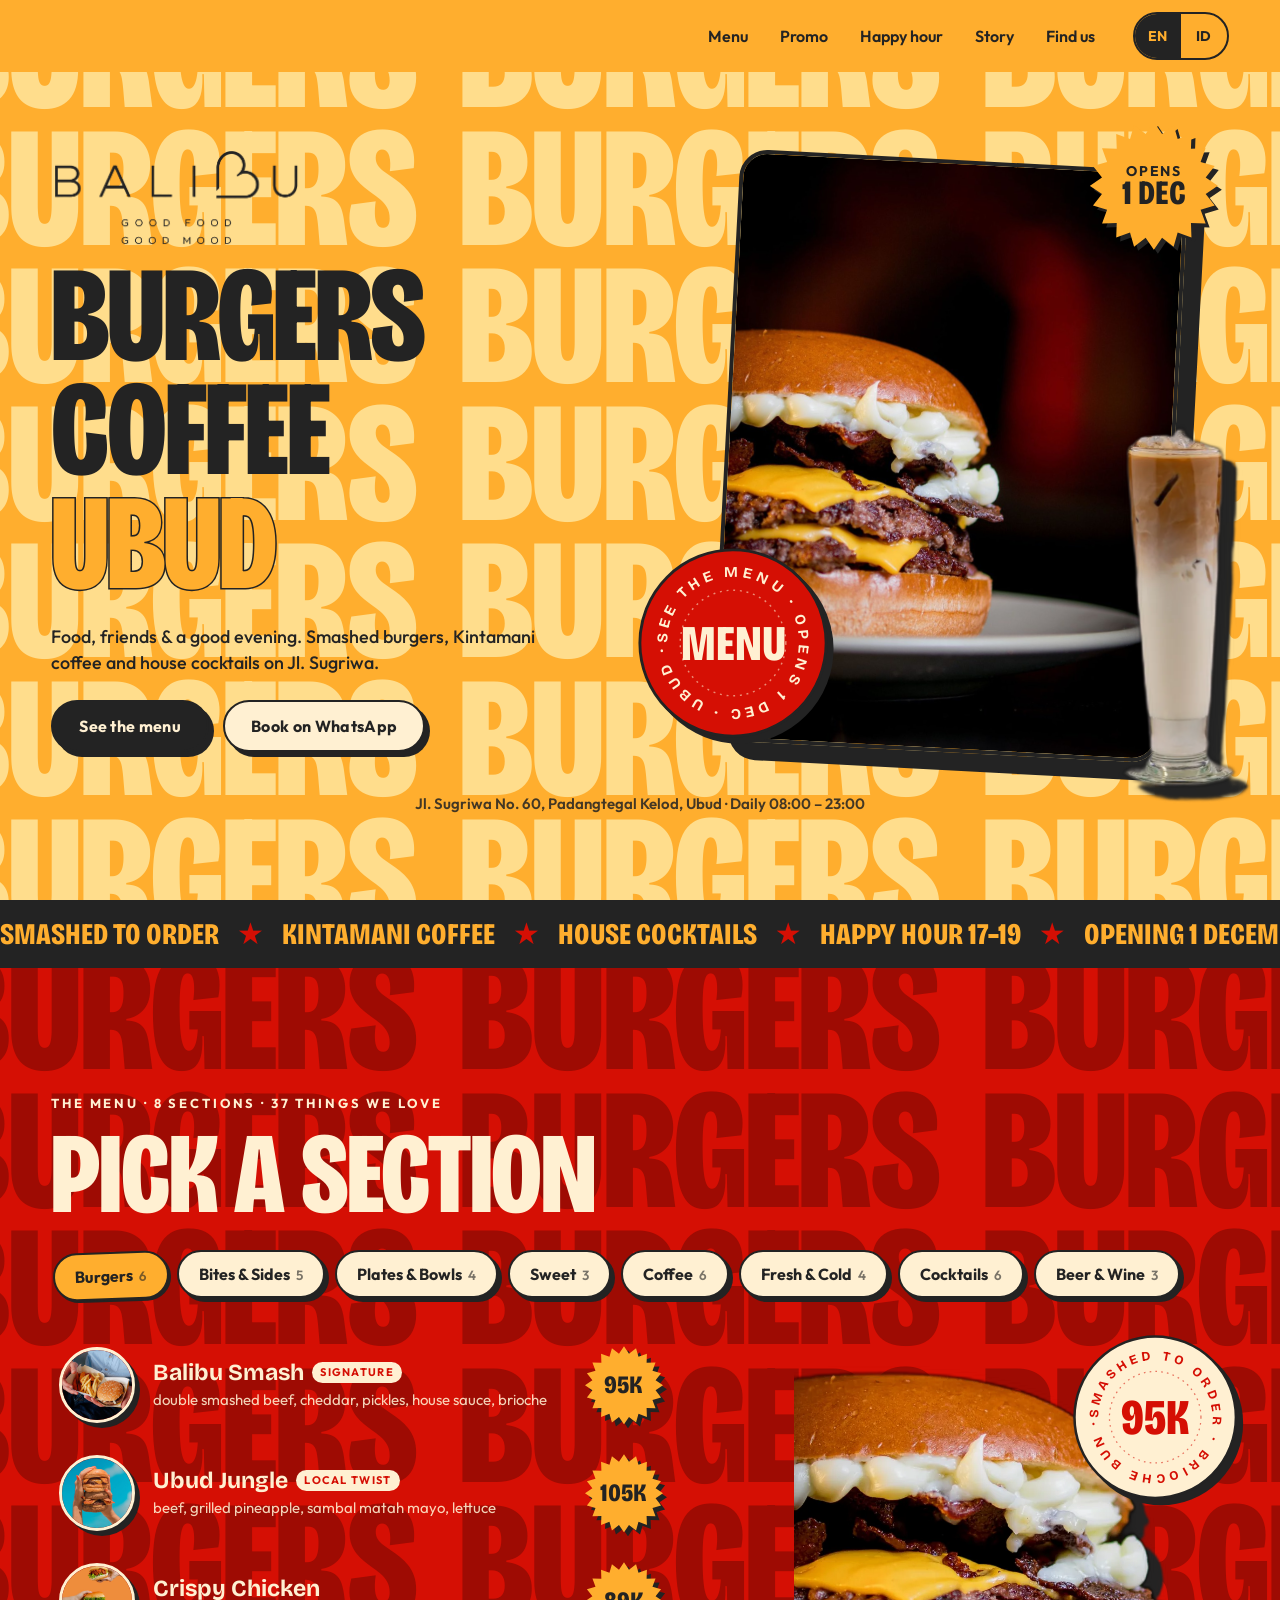
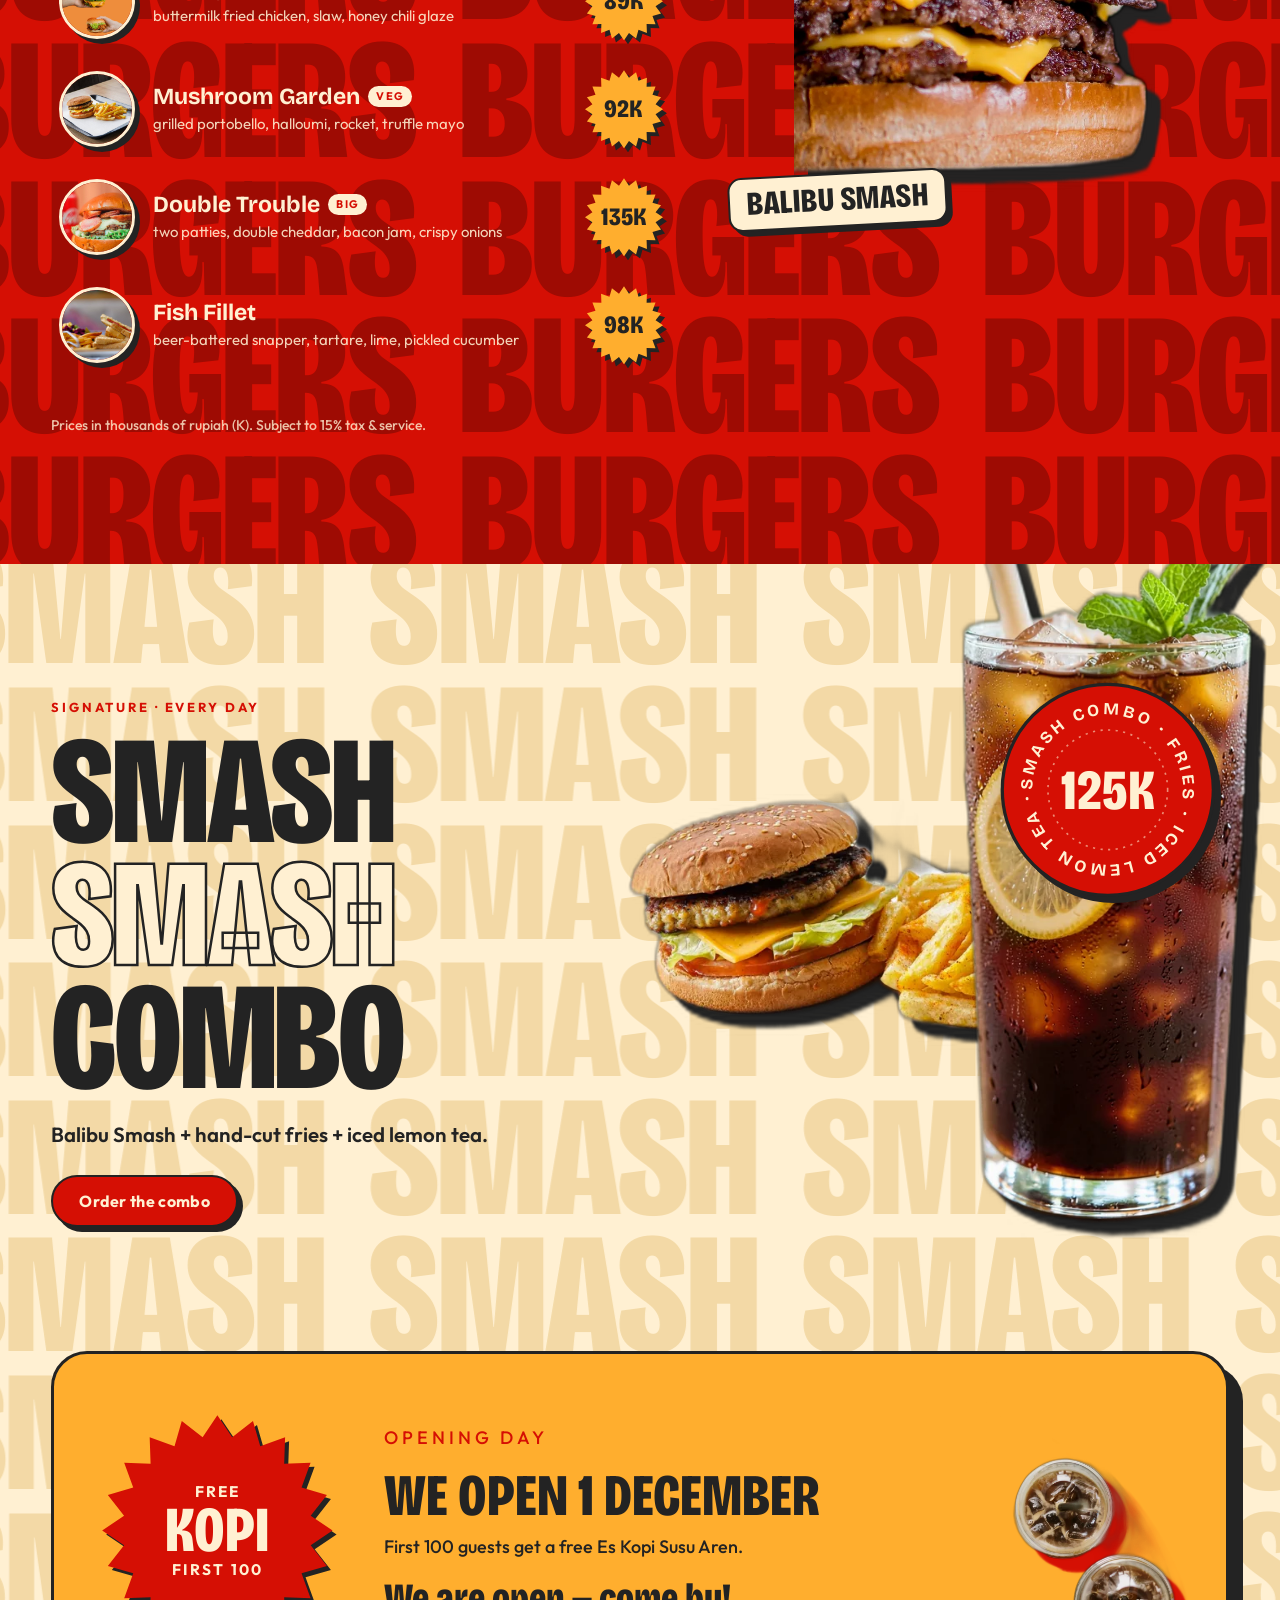
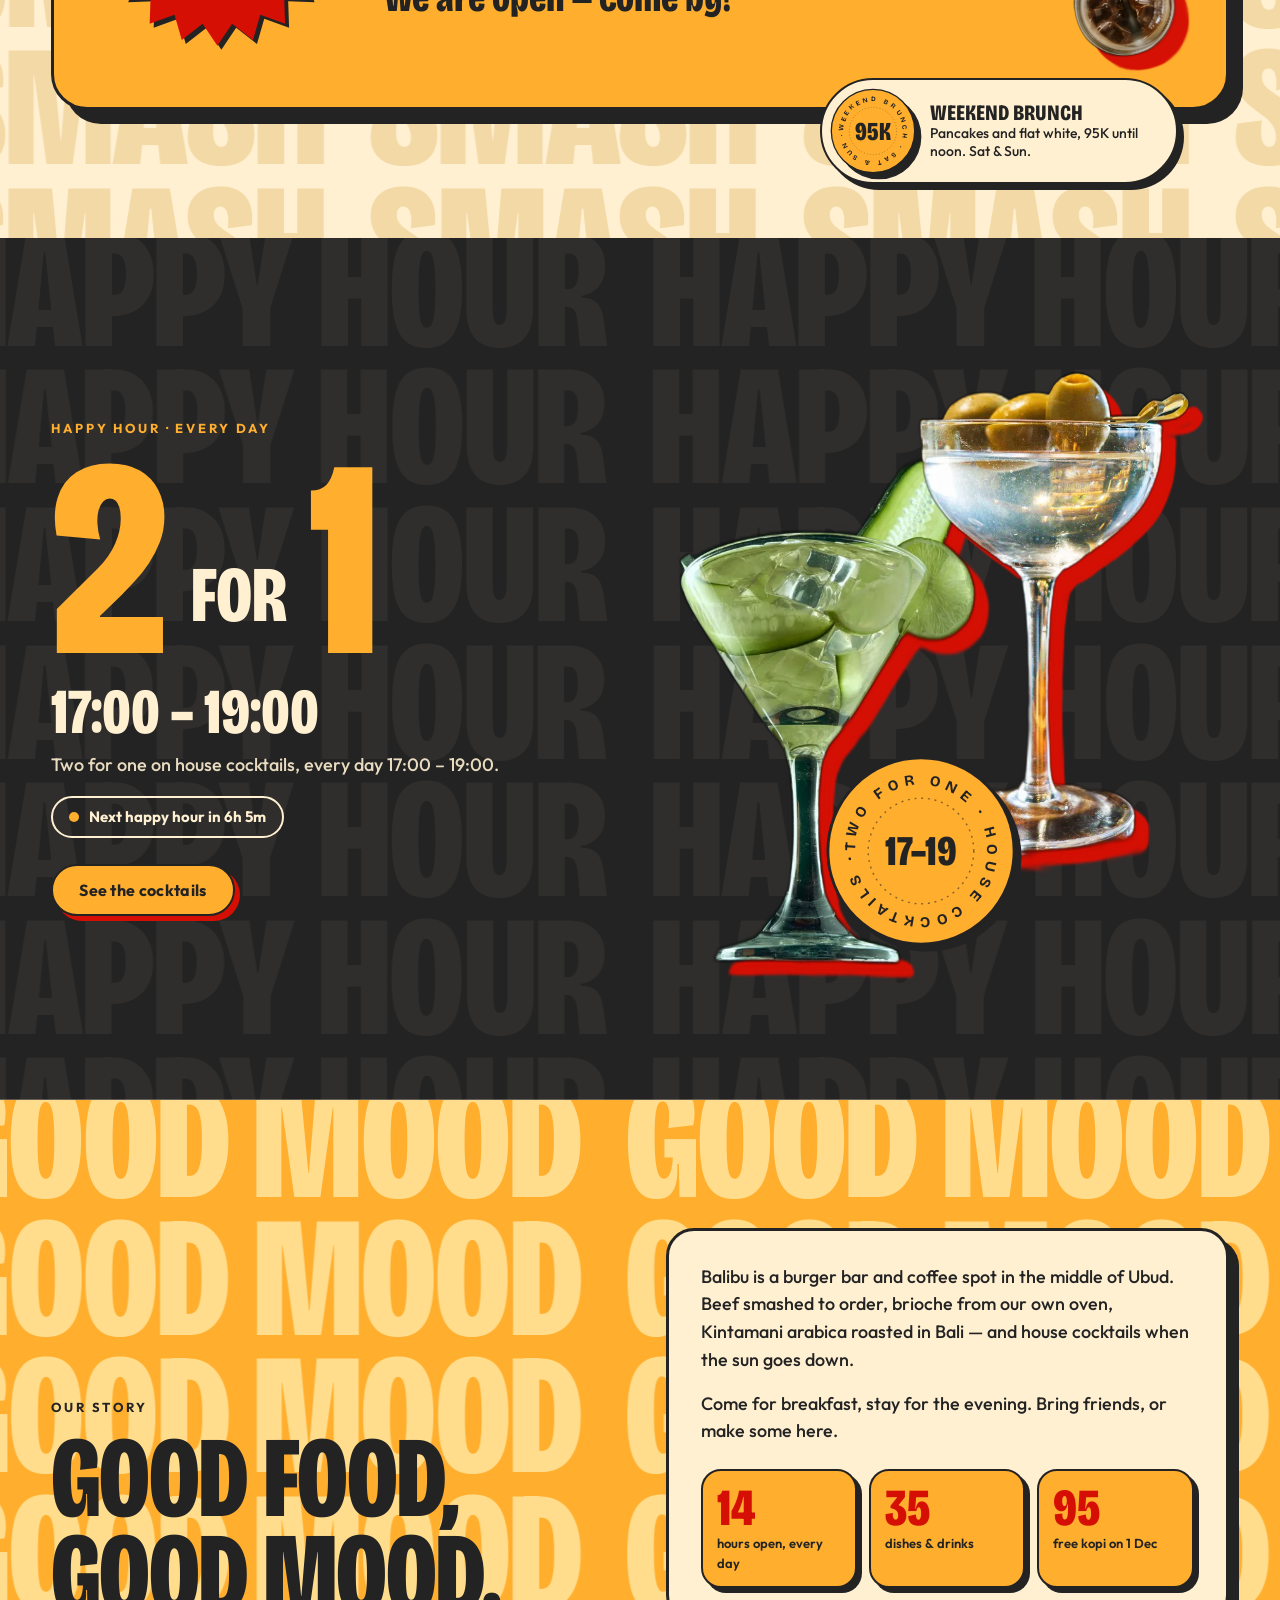
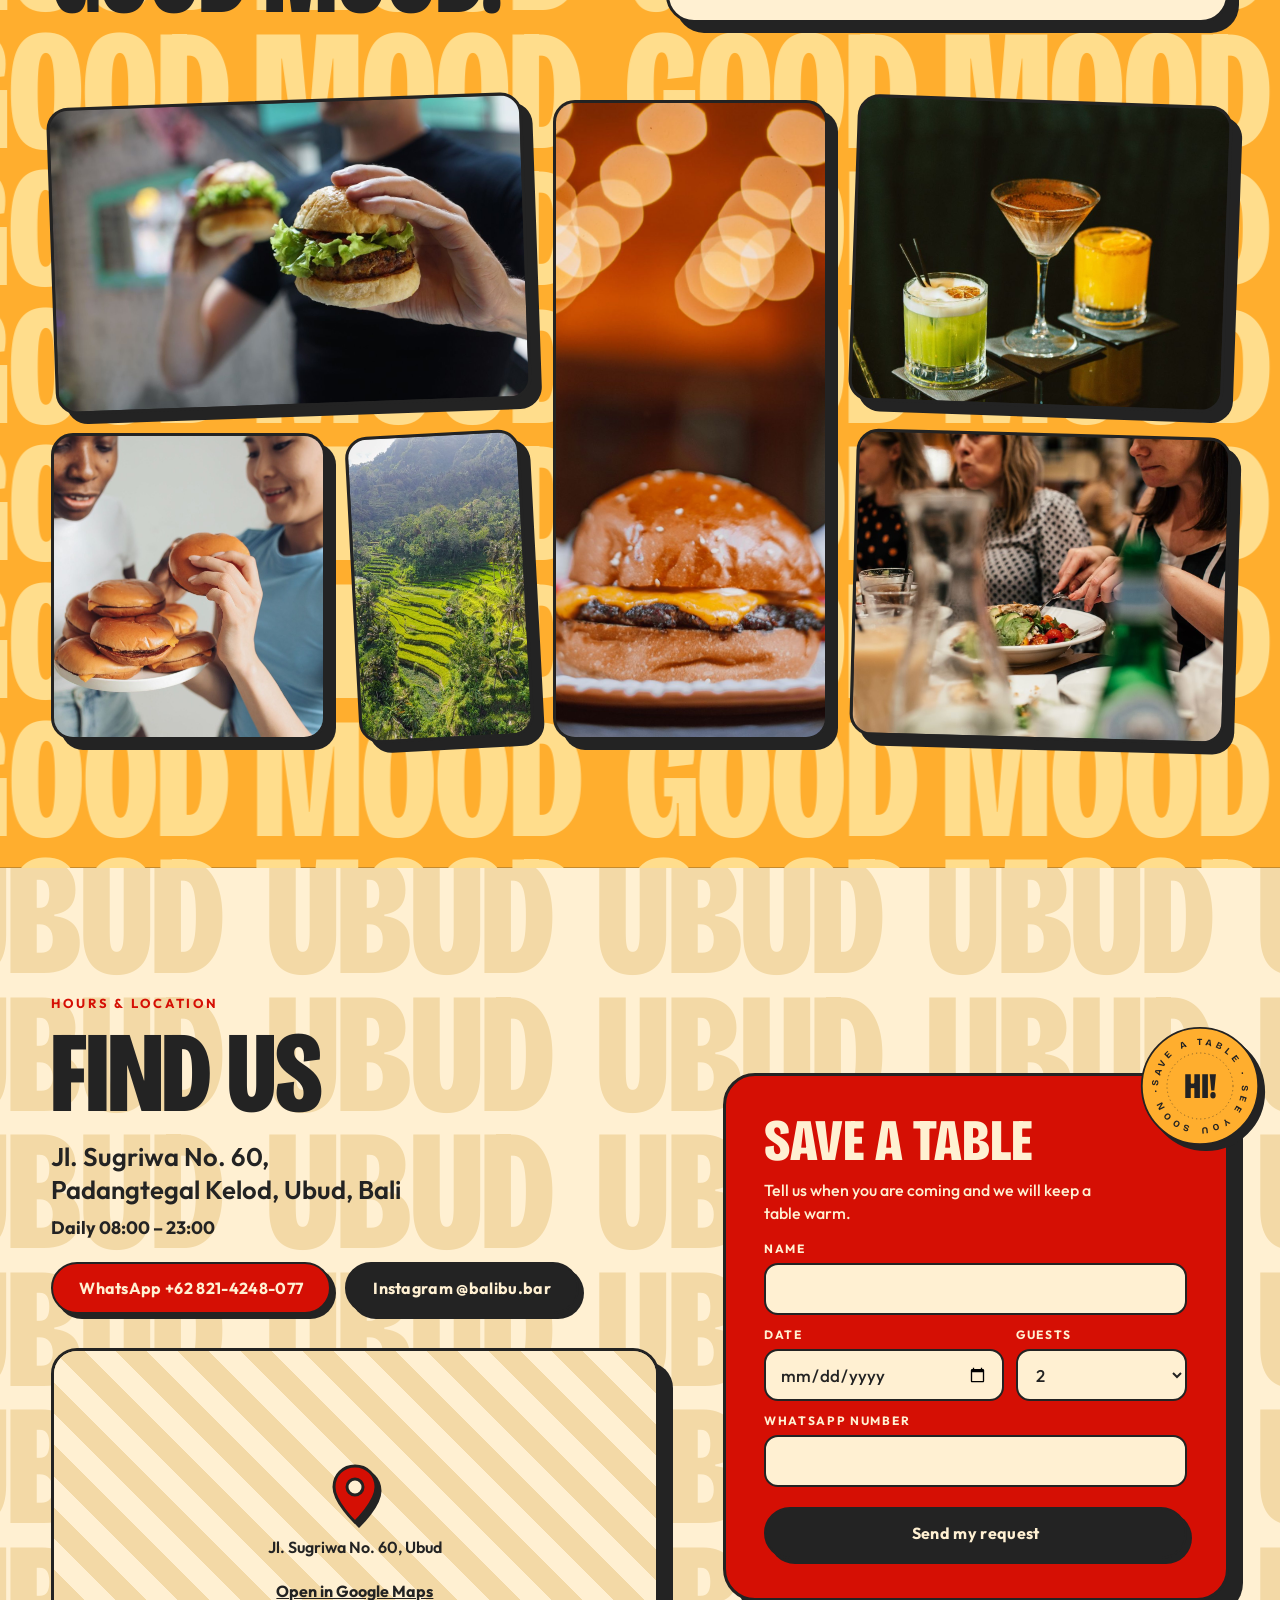
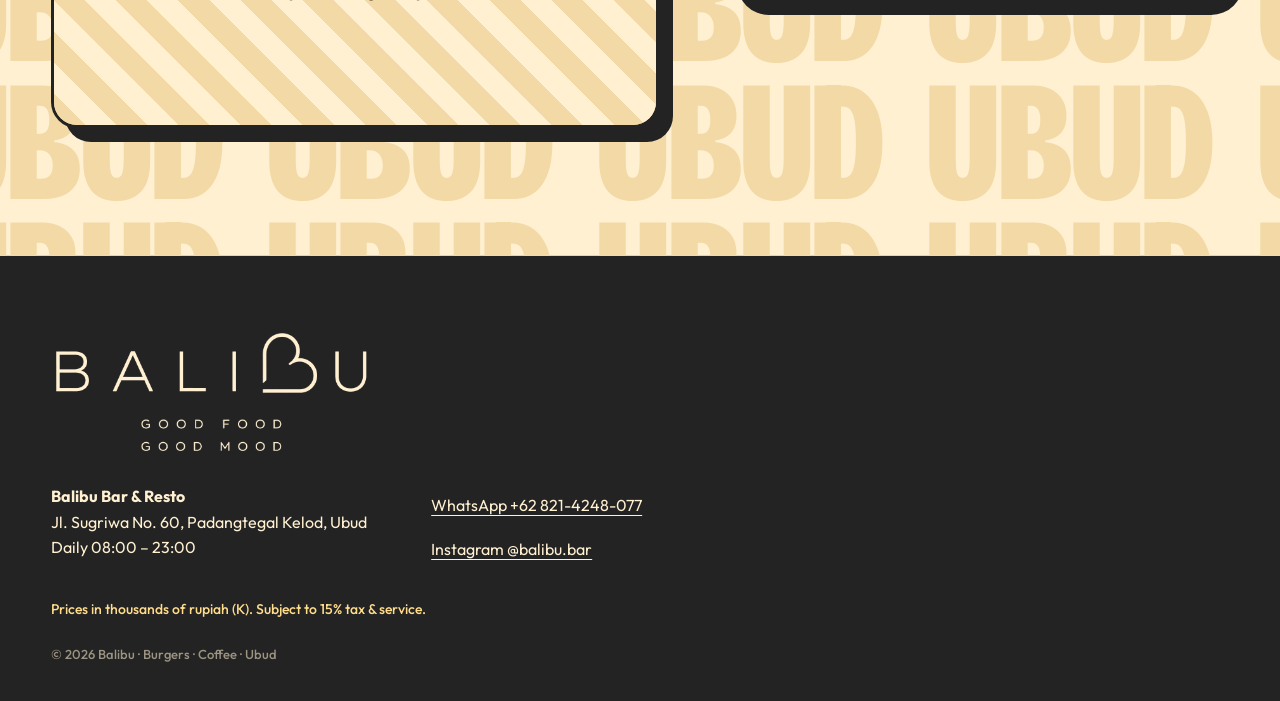
<file: s04/index.html>
<!doctype html>
<html lang="en">
<head>
<meta charset="utf-8">
<meta name="viewport" content="width=device-width, initial-scale=1, viewport-fit=cover">
<title>Balibu Bar &amp; Resto — Ubud</title>
<meta name="description" content="Balibu Bar &amp; Resto, Ubud: smashed burgers, Kintamani coffee and house cocktails on Jl. Sugriwa. Opening 1 December 2026. Daily 08:00–23:00.">
<meta name="theme-color" content="#FFAE2E">
<link rel="icon" type="image/png" href="../shared/logo/wordmark-red.png">
<link rel="preload" href="../shared/fonts/BricolageGrotesque-wdth.woff2" as="font" type="font/woff2" crossorigin>
<link rel="stylesheet" href="../shared/brand.css">
<link rel="stylesheet" href="style.css">
</head>
<body>
<a class="skip" href="#menu" data-i18n="skip">Skip to the menu</a>

<header class="nav" id="nav" data-theme="yellow">
  <a class="nav__logo" href="#top" aria-label="Balibu — back to top">
    <img class="wm wm--dark" src="../shared/logo/wordmark-dark.png" alt="Balibu" width="1010" height="222">
    <img class="wm wm--cream" src="../shared/logo/wordmark-cream.png" alt="" aria-hidden="true" width="1010" height="222">
  </a>
  <nav class="nav__links" id="navlinks" aria-label="Main">
    <a href="#menu" data-i18n="nav_menu">Menu</a>
    <a href="#promo" data-i18n="nav_promo">Promo</a>
    <a href="#happy" data-i18n="nav_happy">Happy hour</a>
    <a href="#mood" data-i18n="nav_mood">Story</a>
    <a href="#find" data-i18n="nav_find">Find us</a>
  </nav>
  <div class="nav__tools">
    <div class="lang" role="group" aria-label="Language">
      <button type="button" class="lang__b is-on" data-lang="en" aria-pressed="true">EN</button>
      <button type="button" class="lang__b" data-lang="id" aria-pressed="false">ID</button>
    </div>
    <button type="button" class="burger" id="burger" aria-expanded="false" aria-controls="navlinks" aria-label="Open menu"><span></span><span></span></button>
  </div>
</header>

<main id="top">

<!-- 1 HERO (yellow) -->
<section class="blk" id="hero" data-theme="yellow" data-wall="hero">
  <div class="blk__bg"><div class="wall" aria-hidden="true"></div></div>
  <div class="wrap hero">
    <div class="hero__text">
      <img class="hero__lockup pop" src="../shared/logo/lockup-dark.png" alt="Balibu — good food, good mood" width="1010" height="406">
      <h1 class="hero__h">
        <span class="hero__w" data-i18n="h1a">Burgers</span>
        <span class="hero__w" data-i18n="h1b">Coffee</span>
        <span class="hero__w hero__w--o" data-i18n="h1c">Ubud</span>
      </h1>
      <p class="hero__lead" data-i18n="lead">Food, friends &amp; a good evening. Smashed burgers, Kintamani coffee and house cocktails on Jl. Sugriwa.</p>
      <div class="hero__cta">
        <a class="btn btn--dark" href="#menu" data-i18n="cta_menu">See the menu</a>
        <a class="btn btn--cream" href="https://wa.me/628214248077" target="_blank" rel="noopener" data-i18n="cta_wa">Book on WhatsApp</a>
      </div>
    </div>
    <div class="hero__art">
      <figure class="frame pop jump">
        <img src="../shared/img/hero-smash.jpg" alt="Balibu Smash: double smashed beef with melted cheddar" width="1067" height="1600" fetchpriority="high">
      </figure>
      <img class="cut hero__latte pop jump" src="../shared/img/cutw/iced-latte.webp" alt="Iced latte" width="245" height="735">
      <a class="ring ring--hero pop" href="#menu" data-ring="hero" aria-label="See the menu"></a>
      <div class="burst burst--hero pop" aria-hidden="false"><div class="burst__in"><b data-i18n="hero_burst_a">Opens</b><strong>1 DEC</strong></div></div>
    </div>
  </div>
  <div class="hero__strip wrap"><span data-i18n="addr_line">Jl. Sugriwa No. 60, Padangtegal Kelod, Ubud · Daily 08:00 – 23:00</span></div>
</section>

<!-- ticker -->
<div class="ticker" aria-hidden="true"><div class="ticker__row" data-i18n="ticker"></div></div>

<!-- 2 MENU (red) -->
<section class="blk" id="menu" data-theme="red" data-wall="menu">
  <div class="blk__bg"><div class="wall" aria-hidden="true"></div></div>
  <div class="wrap">
    <div class="sec-head">
      <p class="kicker" data-i18n="menu_kicker">The menu · 8 sections · 37 things we love</p>
      <h2 class="big" data-i18n="menu_h">Pick a section</h2>
    </div>
    <div class="tabs" role="tablist" aria-label="Menu sections" id="tabs"></div>
    <div class="menu" id="menuPanel" role="tabpanel" aria-live="polite">
      <ul class="menu__list" id="menuList"></ul>
      <div class="menu__feat" id="menuFeat"></div>
    </div>
    <p class="foot-note" data-i18n="footnote">Prices in thousands of rupiah (K). Subject to 15% tax &amp; service.</p>
  </div>
</section>

<!-- 3 PROMO (cream) -->
<section class="blk" id="promo" data-theme="cream" data-wall="promo">
  <div class="blk__bg"><div class="wall" aria-hidden="true"></div></div>
  <div class="wrap">
    <div class="combo">
      <div class="combo__type">
        <p class="kicker kicker--red" data-i18n="combo_kicker">Signature · every day</p>
        <h2 class="stack">
          <span>Smash</span><span class="o">Smash</span><span>Combo</span>
        </h2>
        <p class="combo__line" data-i18n="combo_line">Balibu Smash + hand-cut fries + iced lemon tea.</p>
        <a class="btn btn--red" href="https://wa.me/628214248077" target="_blank" rel="noopener" data-i18n="combo_cta">Order the combo</a>
      </div>
      <div class="combo__art">
        <img class="cut combo__burger pop jump" loading="lazy" src="../shared/img/cutw/veggie-burger.webp" alt="Burger with hand-cut fries" width="713" height="308">
        <img class="cut combo__tea pop jump" loading="lazy" src="../shared/img/cutw/iced-tea.webp" alt="Iced lemon tea" width="815" height="378">
        <div class="ring ring--combo pop" data-ring="combo" role="img" aria-label="Smash Combo 125K"></div>
      </div>
    </div>

    <div class="opening" id="opening">
      <div class="opening__sticker pop">
        <div class="burst burst--big"><div class="burst__in"><b data-i18n="open_free">Free</b><strong>KOPI</strong><b data-i18n="open_first">first 100</b></div></div>
      </div>
      <div class="opening__text">
        <p class="kicker kicker--red" data-i18n="open_kicker">Opening day</p>
        <h3 class="mid" data-i18n="open_h">We open 1 December</h3>
        <p data-i18n="open_line">First 100 guests get a free Es Kopi Susu Aren.</p>
        <div class="count" id="count" aria-live="off">
          <div><strong data-c="d">0</strong><span data-i18n="c_d">days</span></div>
          <div><strong data-c="h">0</strong><span data-i18n="c_h">hrs</span></div>
          <div><strong data-c="m">0</strong><span data-i18n="c_m">min</span></div>
          <div><strong data-c="s">0</strong><span data-i18n="c_s">sec</span></div>
        </div>
      </div>
      <img class="cut opening__kopi pop jump" loading="lazy" src="../shared/img/cutw/kopi-susu.webp" alt="Es Kopi Susu Aren, top view" width="747" height="1000">
      <div class="brunch pop">
        <div class="ring ring--brunch" data-ring="brunch" role="img" aria-label="Weekend brunch 95K"></div>
        <p><strong data-i18n="brunch_h">Weekend Brunch</strong><span data-i18n="brunch_line">Pancakes and flat white, 95K until noon. Sat &amp; Sun.</span></p>
      </div>
    </div>
  </div>
</section>

<!-- 4 HAPPY HOUR (dark) -->
<section class="blk" id="happy" data-theme="dark" data-wall="happy">
  <div class="blk__bg"><div class="wall" aria-hidden="true"></div></div>
  <div class="wrap happy">
    <div class="happy__text">
      <p class="kicker kicker--yellow" data-i18n="hh_kicker">Happy hour · every day</p>
      <h2 class="happy__big"><span>2</span><small data-i18n="hh_for">for</small><span>1</span></h2>
      <p class="happy__time">17:00 – 19:00</p>
      <p class="happy__line" data-i18n="hh_line">Two for one on house cocktails, every day 17:00 – 19:00.</p>
      <p class="live" id="live"><i></i><span></span></p>
      <button type="button" class="btn btn--yellow" id="toCocktails" data-i18n="hh_cta">See the cocktails</button>
    </div>
    <div class="happy__art">
      <img class="cut happy__marg pop jump" loading="lazy" src="../shared/img/cutw/margarita.webp" alt="Passion margarita" width="482" height="823">
      <img class="cut happy__mart pop jump" loading="lazy" src="../shared/img/cutw/espresso-martini.webp" alt="Espresso martini" width="543" height="966">
      <div class="ring ring--happy pop" data-ring="happy" role="img" aria-label="Two for one, 17 to 19"></div>
    </div>
  </div>
</section>

<!-- 5 MOOD / STORY + GALLERY (yellow) -->
<section class="blk" id="mood" data-theme="yellow" data-wall="mood">
  <div class="blk__bg"><div class="wall" aria-hidden="true"></div></div>
  <div class="wrap">
    <div class="story">
      <div>
        <p class="kicker" data-i18n="story_kicker">Our story</p>
        <h2 class="big big--dark" data-i18n="story_h">Good food, good mood.</h2>
      </div>
      <div class="story__p">
        <p data-i18n="story_p1">Balibu is a burger bar and coffee spot in the middle of Ubud. Beef smashed to order, brioche from our own oven, Kintamani arabica roasted in Bali — and house cocktails when the sun goes down.</p>
        <p data-i18n="story_p2">Come for breakfast, stay for the evening. Bring friends, or make some here.</p>
        <ul class="facts">
          <li><strong data-to="15">0</strong><span data-i18n="f_hours">hours open, every day</span></li>
          <li><strong data-to="37">0</strong><span data-i18n="f_items">dishes &amp; drinks</span></li>
          <li><strong data-to="100">0</strong><span data-i18n="f_kopi">free kopi on 1 Dec</span></li>
        </ul>
      </div>
    </div>
    <div class="gallery" id="gallery">
      <button type="button" class="ph ph--1 pop" data-full="../shared/img/hero-friends.jpg"><img loading="lazy" src="../shared/img/hero-friends.jpg" alt="Friends laughing over burgers" width="1400" height="935"></button>
      <button type="button" class="ph ph--2 pop" data-full="../shared/img/night-burger.jpg"><img loading="lazy" src="../shared/img/night-burger.jpg" alt="Burger under warm evening lights" width="1067" height="1600"></button>
      <button type="button" class="ph ph--3 pop" data-full="../shared/img/hero-bartender.jpg"><img loading="lazy" src="../shared/img/hero-bartender.jpg" alt="Cocktails on the bar" width="1067" height="1600"></button>
      <button type="button" class="ph ph--4 pop" data-full="../shared/img/friends-burgers.jpg"><img loading="lazy" src="../shared/img/friends-burgers.jpg" alt="Two friends sharing burgers" width="1067" height="1600"></button>
      <button type="button" class="ph ph--5 pop" data-full="../shared/img/hero-ubud.jpg"><img loading="lazy" src="../shared/img/hero-ubud.jpg" alt="Rice terraces near Ubud" width="1400" height="1050"></button>
      <button type="button" class="ph ph--6 pop" data-full="../shared/img/hero-people.jpg"><img loading="lazy" src="../shared/img/hero-people.jpg" alt="Friends at a table" width="1400" height="933"></button>
    </div>
  </div>
</section>

<!-- 6 FIND US + BOOKING (cream) -->
<section class="blk" id="find" data-theme="cream" data-wall="find">
  <div class="blk__bg"><div class="wall" aria-hidden="true"></div></div>
  <div class="wrap find">
    <div class="find__info">
      <p class="kicker kicker--red" data-i18n="find_kicker">Hours &amp; location</p>
      <h2 class="big big--dark" data-i18n="find_h">Find us</h2>
      <address>Jl. Sugriwa No. 60,<br>Padangtegal Kelod, Ubud, Bali</address>
      <p class="find__hours"><strong data-i18n="hours">Daily 08:00 – 23:00</strong></p>
      <div class="find__btns">
        <a class="btn btn--red" href="https://wa.me/628214248077" target="_blank" rel="noopener">WhatsApp +62 821-4248-077</a>
        <a class="btn btn--dark" href="https://instagram.com/balibu.bar" target="_blank" rel="noopener">Instagram @balibu.bar</a>
      </div>
      <div class="map jump">
        <div class="map__ph"><svg viewBox="0 0 64 64" aria-hidden="true"><path d="M32 4C20 4 11 13 11 25c0 15 21 35 21 35s21-20 21-35C53 13 44 4 32 4z" fill="#D50F04" stroke="#232323" stroke-width="3"/><circle cx="32" cy="25" r="8" fill="#FFF0D2" stroke="#232323" stroke-width="3"/></svg><span>Jl. Sugriwa No. 60, Ubud</span><a href="https://www.google.com/maps?cid=7218141327771093343" target="_blank" rel="noopener" data-i18n="map_open">Open in Google Maps</a></div>
        <iframe tabindex="-1" title="Map: Balibu, Jl. Sugriwa No. 60, Ubud" loading="lazy" referrerpolicy="no-referrer-when-downgrade" src="https://www.google.com/maps?cid=7218141327771093343&amp;output=embed"></iframe>
      </div>
    </div>
    <form class="book pop" id="book" novalidate>
      <div class="ring ring--book" data-ring="book" aria-hidden="true"></div>
      <h3 class="mid" data-i18n="book_h">Save a table</h3>
      <p data-i18n="book_p">Tell us when you are coming. We will confirm on WhatsApp.</p>
      <label><span data-i18n="f_name">Name</span><input name="name" required autocomplete="name" maxlength="60"></label>
      <div class="book__row">
        <label><span data-i18n="f_date">Date</span><input name="date" type="date" required min="2026-12-01"></label>
        <label><span data-i18n="f_guests">Guests</span><select name="guests"><option>1</option><option selected>2</option><option>3</option><option>4</option><option>5</option><option>6</option><option>7</option><option>8+</option></select></label>
      </div>
      <label><span data-i18n="f_phone">WhatsApp number</span><input name="phone" type="tel" inputmode="tel" required autocomplete="tel" maxlength="20" pattern="[0-9 +()-]{7,20}"></label>
      <p class="book__err" id="bookErr" role="alert" hidden></p>
      <button class="btn btn--dark" type="submit" data-i18n="book_btn">Send my request</button>
      <div class="book__ok" id="bookOk" role="status" hidden></div>
    </form>
  </div>
</section>
</main>

<footer class="foot" data-theme="dark">
  <div class="wrap foot__in">
    <img class="foot__logo" loading="lazy" src="../shared/logo/lockup-cream.png" alt="Balibu — good food, good mood" width="1010" height="406">
    <div class="foot__cols">
      <p><strong>Balibu Bar &amp; Resto</strong><br>Jl. Sugriwa No. 60, Padangtegal Kelod, Ubud<br><span data-i18n="hours">Daily 08:00 – 23:00</span></p>
      <p><a href="https://wa.me/628214248077" target="_blank" rel="noopener">WhatsApp +62 821-4248-077</a><br><a href="https://instagram.com/balibu.bar" target="_blank" rel="noopener">Instagram @balibu.bar</a></p>
    </div>
    <p class="foot__note" data-i18n="footnote">Prices in thousands of rupiah (K). Subject to 15% tax &amp; service.</p>
    <p class="foot__copy">© 2026 Balibu · Burgers · Coffee · Ubud</p>
  </div>
</footer>

<div class="lb" id="lb" hidden role="dialog" aria-modal="true" aria-label="Photo">
  <button type="button" class="lb__x" id="lbX" aria-label="Close">×</button>
  <img id="lbImg" alt="">
</div>

<script src="../shared/menu.js"></script>
<script src="app.js"></script>
</body>
</html>
</file>
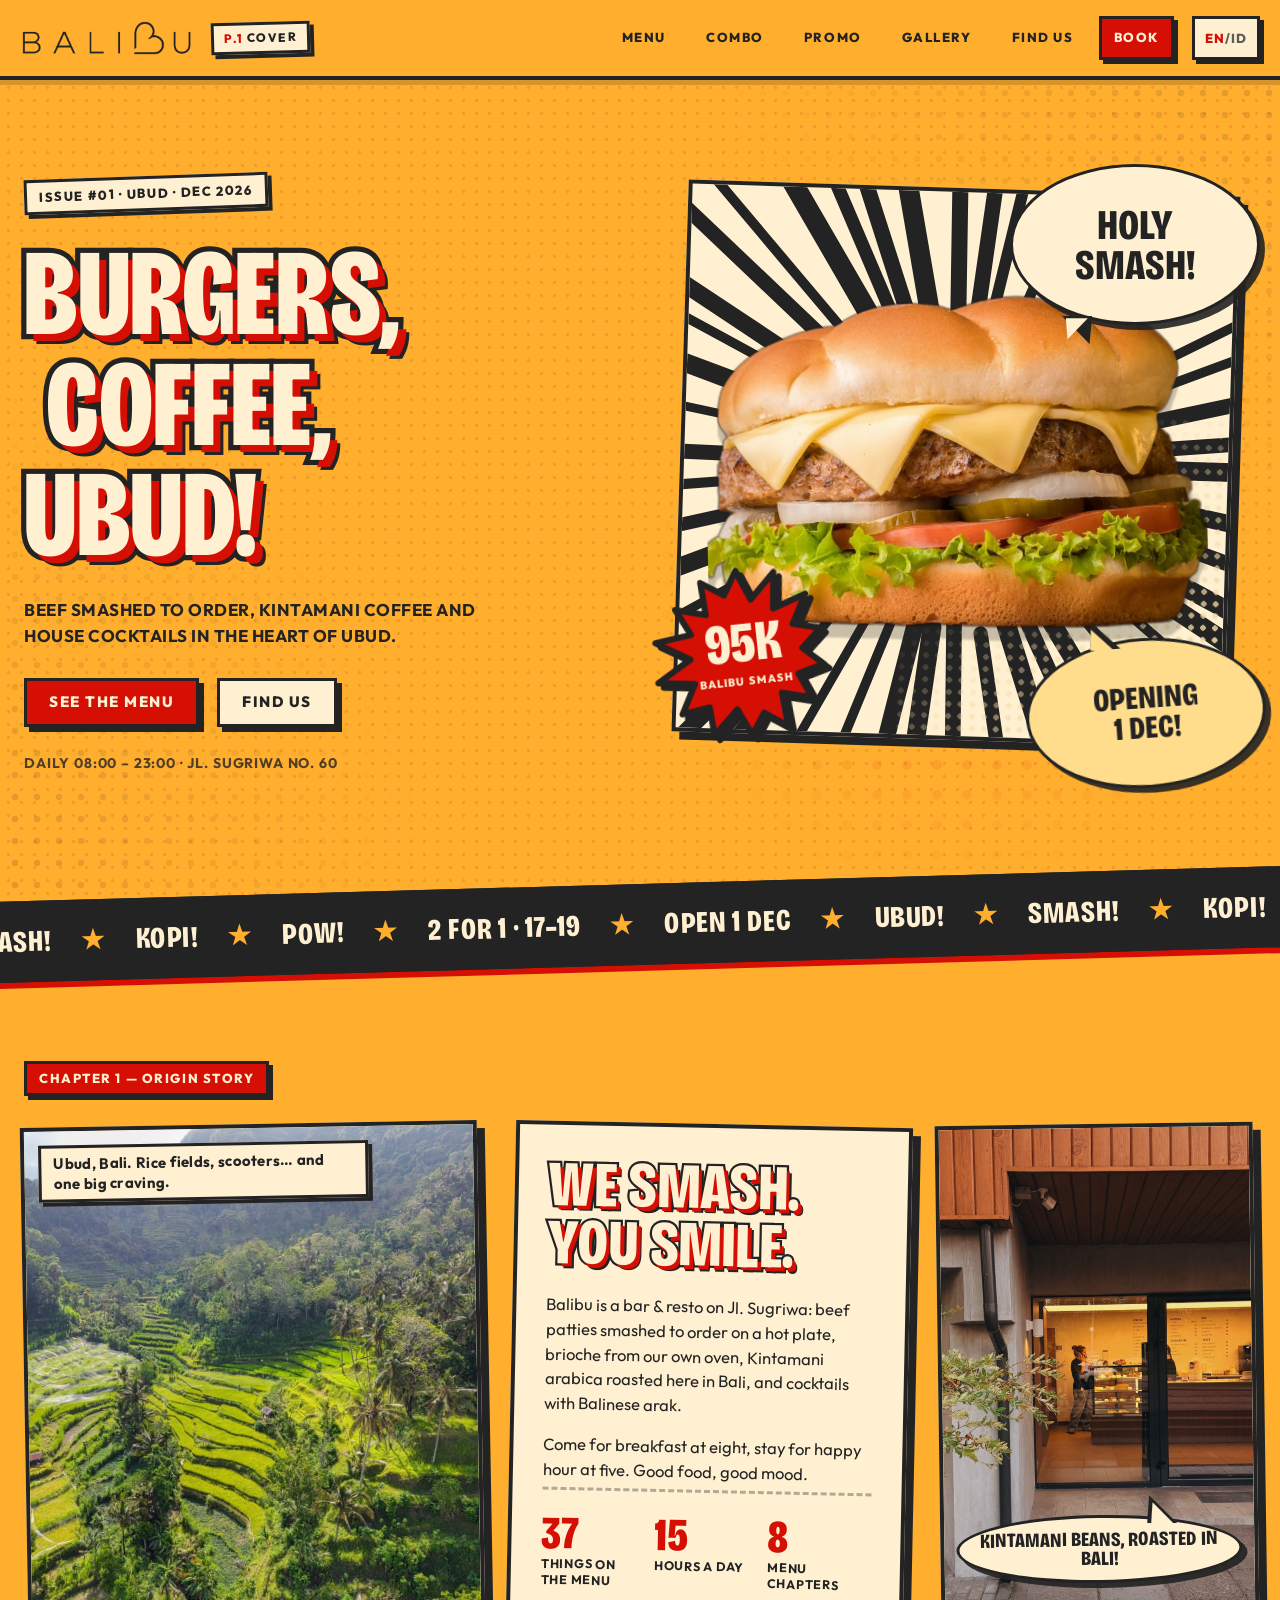
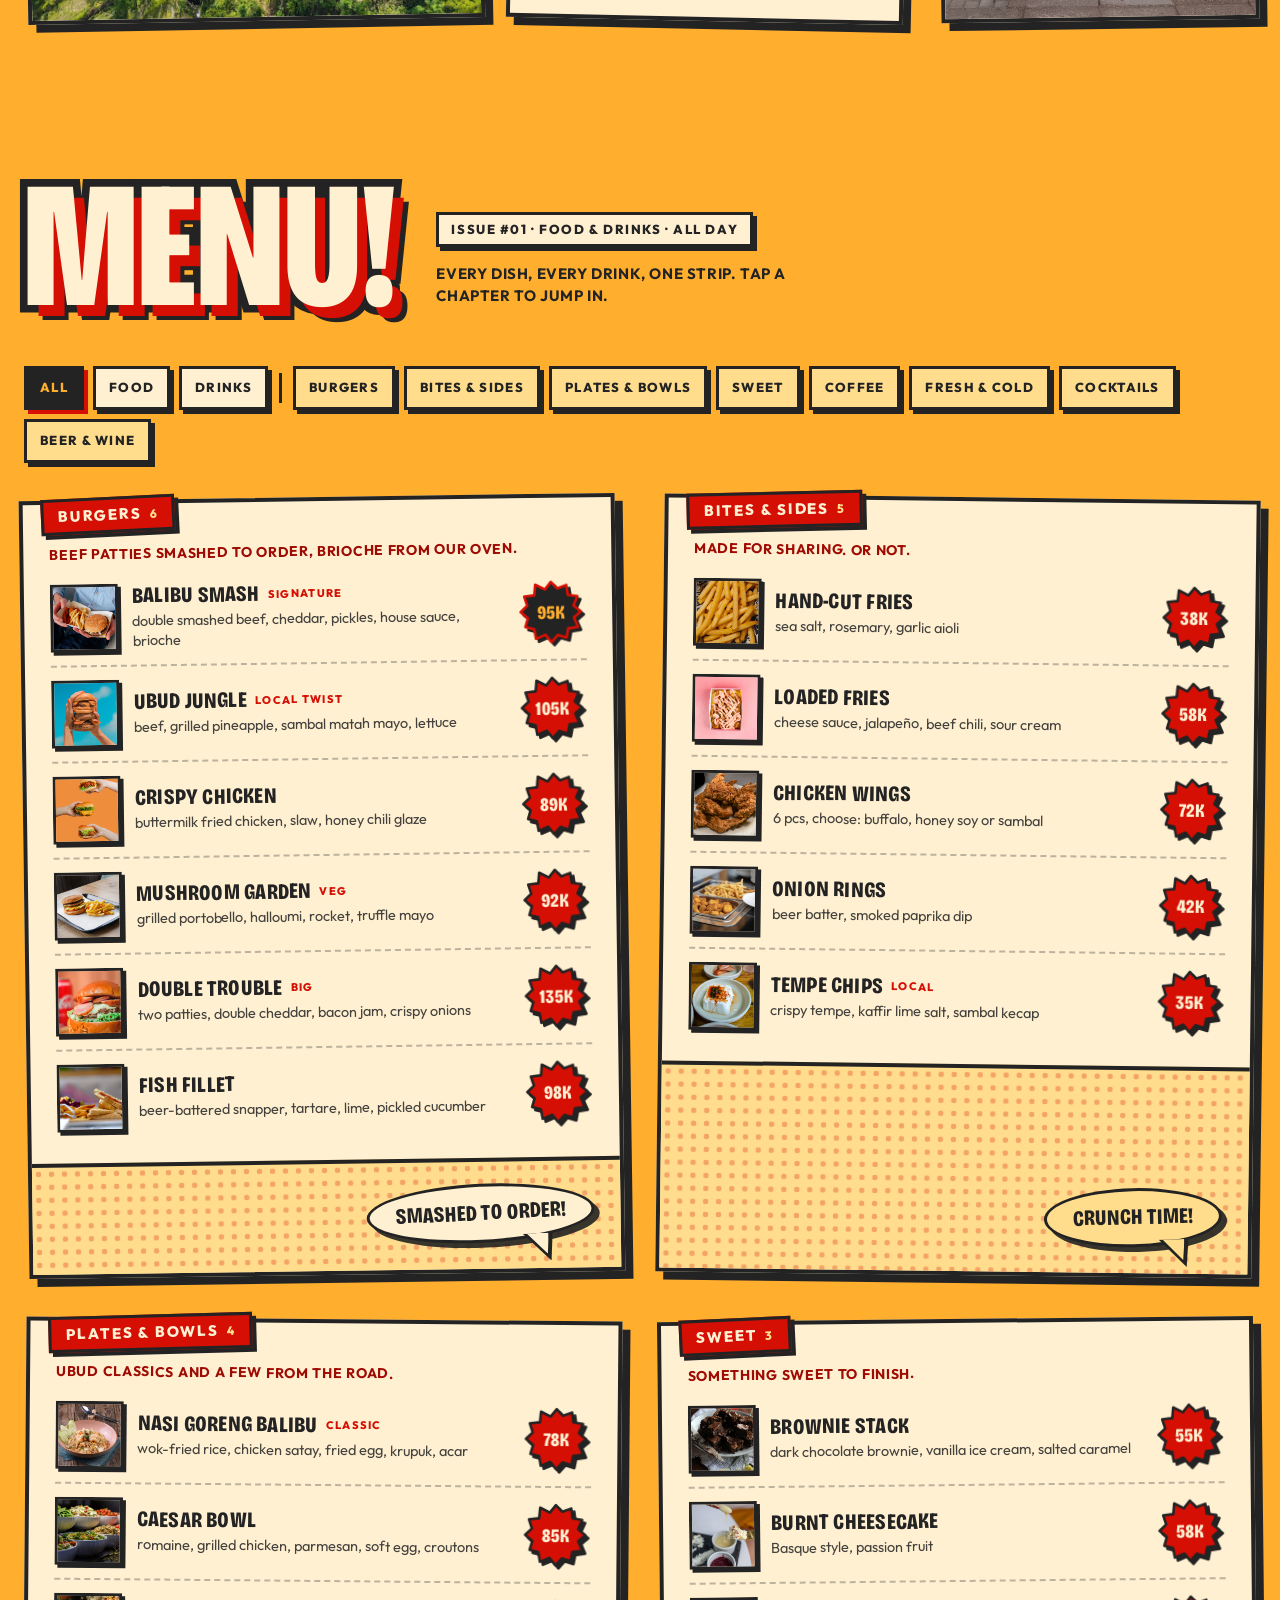
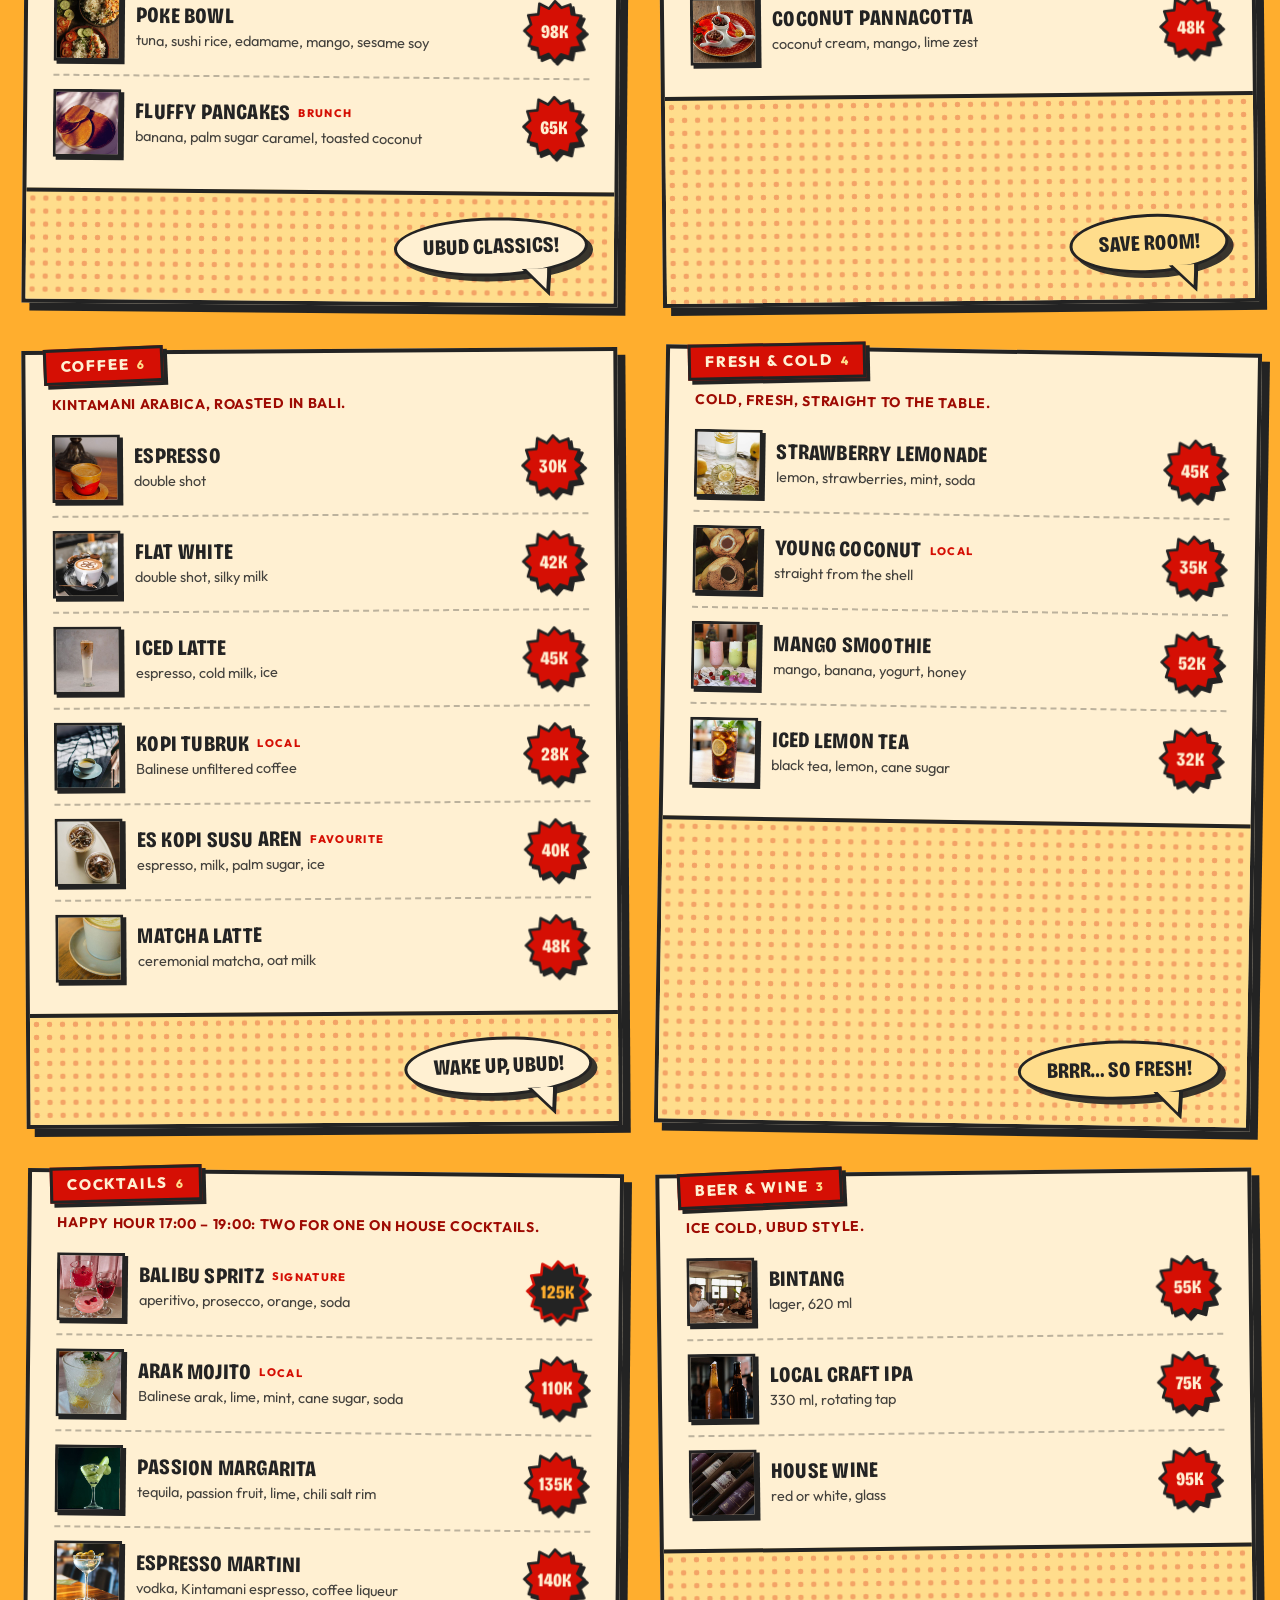
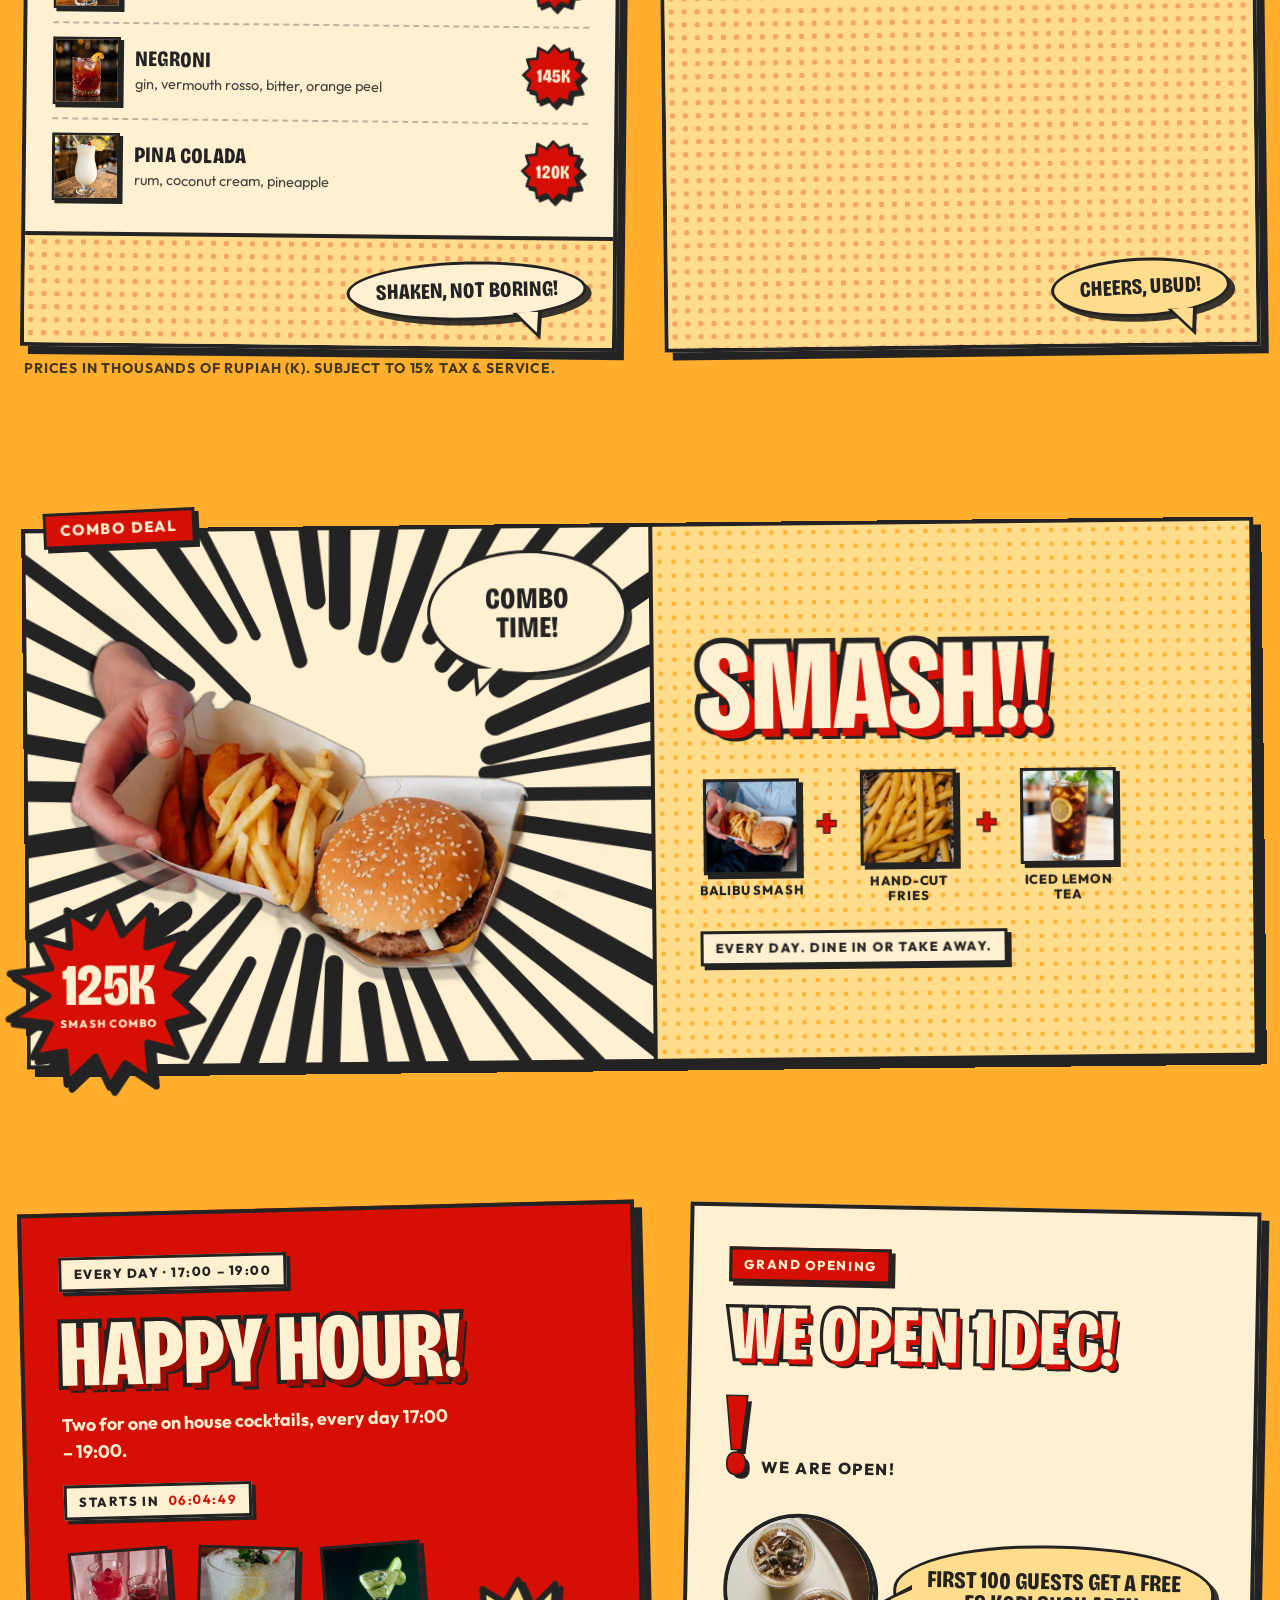
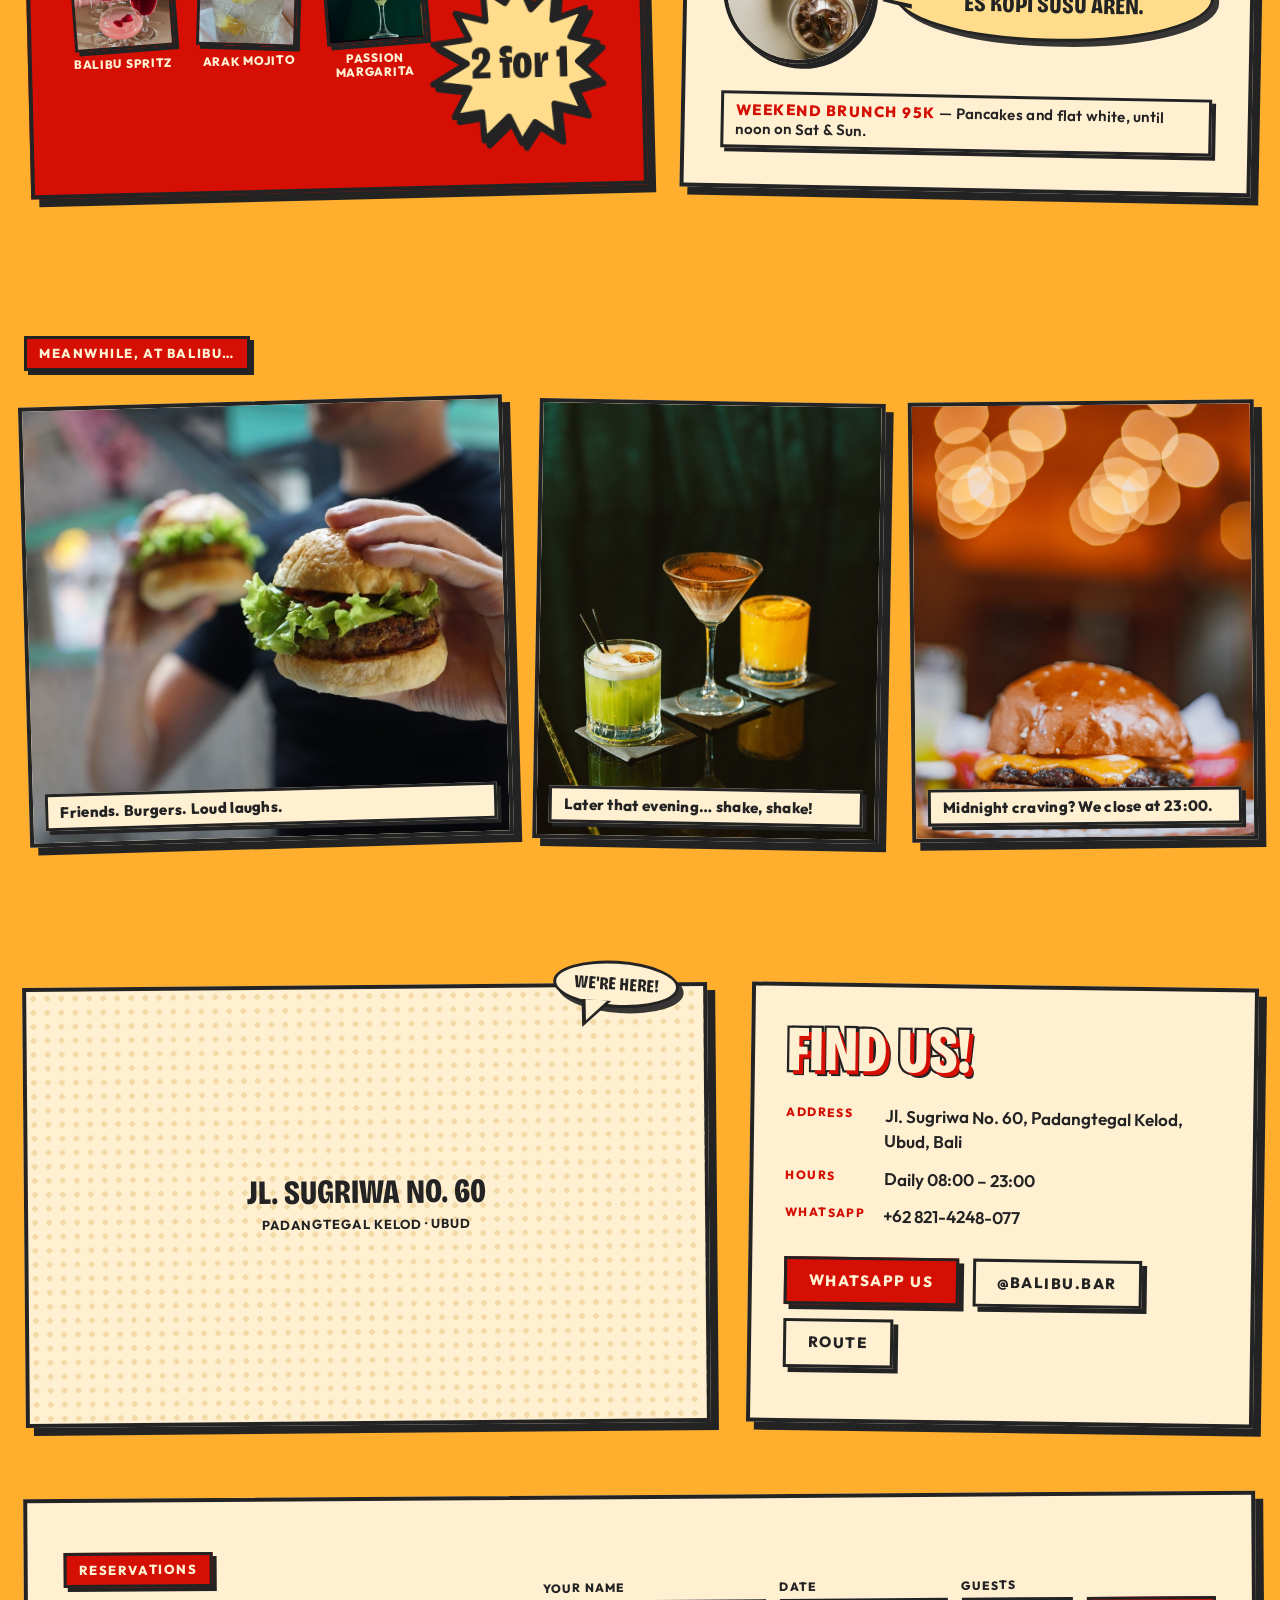
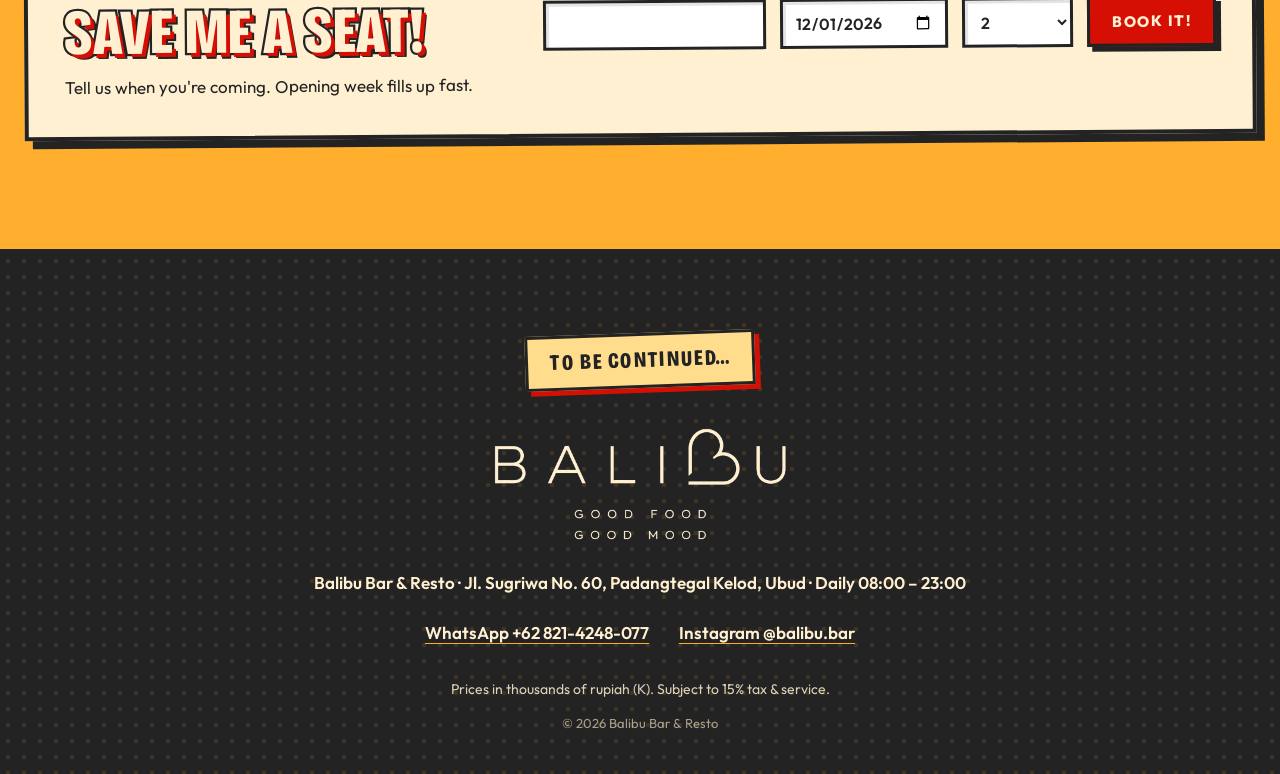
<file: s05/index.html>
<!doctype html>
<html lang="en">
<head>
<meta charset="utf-8">
<meta name="viewport" content="width=device-width, initial-scale=1">
<title>Balibu Bar &amp; Resto — Ubud</title>
<meta name="description" content="Balibu Bar & Resto, Ubud: burgers smashed to order, Kintamani coffee and house cocktails. Jl. Sugriwa No. 60. Opening 1 December 2026.">
<meta name="theme-color" content="#FFAE2E">
<link rel="icon" type="image/png" href="../shared/logo/wordmark-red.png">
<link rel="preload" href="../shared/fonts/BricolageGrotesque-wdth.woff2" as="font" type="font/woff2" crossorigin>
<link rel="stylesheet" href="../shared/brand.css">
<link rel="stylesheet" href="style.css">
<script>document.documentElement.classList.add('js')</script>
</head>
<body>
<a class="skip" href="#menu" data-i18n="skip">Skip to the menu</a>

<!-- shared SVG symbols: action bursts -->
<svg width="0" height="0" class="defs" aria-hidden="true" focusable="false">
  <symbol id="burst" viewBox="-4 -4 108 108"><polygon points="50.0,3.1 56.9,19.9 71.2,5.9 69.0,26.2 87.7,19.9 79.0,36.0 94.2,39.9 83.0,50.0 94.1,60.1 79.4,64.1 85.5,78.3 69.0,73.9 70.6,92.8 57.8,84.1 50.0,95.7 43.0,80.6 28.8,93.9 27.7,77.9 12.1,80.2 20.8,64.0 0.4,61.3 19.7,50.0 1.1,38.8 21.4,36.2 14.1,21.4 30.9,26.0 29.7,7.8 42.2,16.0"/></symbol>
  <symbol id="pburst" viewBox="-4 -4 108 108"><polygon points="50.0,4.0 59.6,14.0 73.7,8.9 75.9,24.1 90.8,26.4 84.5,40.8 95.7,50.0 84.9,59.3 91.2,73.8 76.0,76.0 73.2,90.2 59.6,86.0 50.0,96.9 40.6,85.2 26.1,91.5 23.4,76.6 10.0,73.1 14.0,59.6 2.9,50.0 13.2,40.1 8.7,26.2 24.3,24.3 25.8,8.0 40.7,15.4"/></symbol>
</svg>

<div class="halftone" aria-hidden="true"><i class="ht ht-a"></i><i class="ht ht-b"></i><i class="ht ht-c"></i></div>

<header class="nav" id="top">
  <div class="nav-in">
    <a class="nav-logo" href="#top" aria-label="Balibu — back to top"><img src="../shared/logo/wordmark-dark.png" alt="Balibu" width="1010" height="222"></a>
    <p class="cap nav-cap" aria-live="polite"><span class="nav-page">P.1</span> <span class="nav-title" data-i18n="p_cover">Cover</span></p>
    <nav class="nav-links" id="navlinks" aria-label="Main">
      <a href="#menu" data-i18n="n_menu">Menu</a>
      <a href="#combo" data-i18n="n_combo">Combo</a>
      <a href="#promos" data-i18n="n_promo">Promo</a>
      <a href="#gallery" data-i18n="n_gallery">Gallery</a>
      <a href="#visit" data-i18n="n_find">Find us</a>
      <a href="#book" class="nav-book" data-i18n="n_book">Book</a>
    </nav>
    <button class="btn-lang" type="button" aria-label="Switch language: English / Bahasa Indonesia"><span class="on">EN</span>/<span>ID</span></button>
    <button class="burger" type="button" aria-expanded="false" aria-controls="navlinks" aria-label="Open menu"><i></i><i></i><i></i></button>
  </div>
</header>

<main>
<!-- 1 · HERO -->
<section class="hero" id="cover" data-page="1" data-title="p_cover">
  <div class="wrap hero-grid">
    <div class="hero-copy">
      <p class="cap cap-tilt pop" data-i18n="issue">Issue #01 · Ubud · Dec 2026</p>
      <h1 class="ink hero-h1" aria-label="Burgers, coffee, Ubud!">
        <span class="hl" data-i18n="h1a">Burgers,</span>
        <span class="hl" data-i18n="h1b">Coffee,</span>
        <span class="hl" data-i18n="h1c">Ubud!</span>
      </h1>
      <p class="hero-lead" data-i18n="lead">Beef smashed to order, Kintamani coffee and house cocktails in the heart of Ubud.</p>
      <div class="hero-cta">
        <a class="btn btn-red" href="#menu" data-i18n="cta_menu">See the menu</a>
        <a class="btn" href="#visit" data-i18n="cta_find">Find us</a>
      </div>
      <p class="hero-meta"><span data-i18n="hours">Daily 08:00 – 23:00</span> · Jl. Sugriwa No. 60</p>
    </div>
    <div class="hero-art">
      <div class="panel hero-panel">
        <svg class="speed" data-rays="46" viewBox="-50 -50 100 100" preserveAspectRatio="xMidYMid slice" aria-hidden="true"></svg>
        <i class="dots-corner" aria-hidden="true"></i>
        <img class="hero-burger" src="../shared/img/cutw/tall-burger.webp" alt="Tall Balibu cheeseburger with lettuce, tomato and pickles" width="1000" height="684" fetchpriority="high">
      </div>
      <div class="bubble hero-bubble" aria-hidden="false"><span data-i18n="holy">Holy smash!</span></div>
      <div class="burst burst-hero"><svg aria-hidden="true"><use href="#burst"/></svg><b>95K</b><small>Balibu Smash</small></div>
      <div class="bubble bubble-y hero-open"><span data-i18n="open_bub">Opening 1 Dec!</span></div>
    </div>
  </div>
</section>

<div class="ticker-wrap"><div class="ticker" aria-hidden="true"><div class="ticker-in"><span>SMASH!</span><b>★</b><span>KOPI!</span><b>★</b><span>POW!</span><b>★</b><span data-i18n="tk_hh">2 FOR 1 · 17–19</span><b>★</b><span data-i18n="tk_open">OPEN 1 DEC</span><b>★</b><span>UBUD!</span><b>★</b><span>SMASH!</span><b>★</b><span>KOPI!</span><b>★</b><span>POW!</span><b>★</b><span data-i18n="tk_hh">2 FOR 1 · 17–19</span><b>★</b><span data-i18n="tk_open">OPEN 1 DEC</span><b>★</b><span>UBUD!</span><b>★</b></div></div></div>

<!-- 2 · STORY -->
<section class="story" id="story" data-page="2" data-title="p_story">
  <div class="wrap">
    <p class="cap cap-red pop" data-i18n="ch1">Chapter 1 — Origin story</p>
    <div class="story-grid">
      <figure class="panel pop story-a" style="--r:-1deg">
        <img src="../shared/img/hero-ubud.jpg" alt="Green rice terraces near Ubud" loading="lazy" width="1400" height="1050">
        <figcaption class="cap cap-cream" data-i18n="st_a">Ubud, Bali. Rice fields, scooters… and one big craving.</figcaption>
      </figure>
      <div class="panel pop story-b" style="--r:1.2deg">
        <h2 class="ink ink-sm" data-i18n="st_h">We smash. You smile.</h2>
        <p data-i18n="st_p1">Balibu is a bar &amp; resto on Jl. Sugriwa: beef patties smashed to order on a hot plate, brioche from our own oven, Kintamani arabica roasted here in Bali, and cocktails with Balinese arak.</p>
        <p data-i18n="st_p2">Come for breakfast at eight, stay for happy hour at five. Good food, good mood.</p>
        <ul class="stats">
          <li><b class="count" data-to="37">37</b><span data-i18n="s_items">things on the menu</span></li>
          <li><b class="count" data-to="15">15</b><span data-i18n="s_hours">hours a day</span></li>
          <li><b class="count" data-to="8">8</b><span data-i18n="s_sections">menu chapters</span></li>
        </ul>
      </div>
      <figure class="panel pop story-c" style="--r:-.8deg">
        <img src="../shared/img/hero-barista.jpg" alt="Coffee counter seen through the open shop front" loading="lazy" width="1200" height="1600">
        <div class="bubble bubble-sm story-bub"><span data-i18n="st_bub">Kintamani beans, roasted in Bali!</span></div>
      </figure>
    </div>
  </div>
</section>

<!-- 3 · MENU -->
<section class="menu" id="menu" data-page="3" data-title="p_menu">
  <div class="wrap">
    <div class="menu-head">
      <h2 class="ink menu-h pop" data-i18n="menu_h">Menu!</h2>
      <div class="menu-side">
        <p class="cap pop" data-i18n="menu_cap">Issue #01 · Food &amp; drinks · All day</p>
        <p class="menu-note" data-i18n="menu_note">Every dish, every drink, one strip. Tap a chapter to jump in.</p>
      </div>
    </div>
    <div class="chips" role="toolbar" aria-label="Filter menu">
      <button type="button" class="chip on" data-f="all" data-i18n="f_all">All</button>
      <button type="button" class="chip" data-f="food" data-i18n="f_food">Food</button>
      <button type="button" class="chip" data-f="drinks" data-i18n="f_drinks">Drinks</button>
      <span class="chip-sep" aria-hidden="true"></span>
      <span class="chips-sec"></span>
    </div>
    <div class="strip" id="strip"></div>
    <p class="foot-note small-note" data-i18n="footnote">Prices in thousands of rupiah (K). Subject to 15% tax &amp; service.</p>
  </div>
</section>

<!-- 4 · SMASH COMBO -->
<section class="combo" id="combo" data-page="4" data-title="p_combo">
  <div class="wrap">
    <div class="panel combo-panel pop" style="--r:-.6deg">
      <span class="tab" data-i18n="combo_tab">Combo deal</span>
      <div class="combo-art">
        <svg class="speed" data-rays="40" viewBox="-50 -50 100 100" preserveAspectRatio="xMidYMid slice" aria-hidden="true"></svg>
        <img class="combo-cut" src="../shared/img/cutw/smash-burger.webp" alt="Balibu Smash burger with hand-cut fries in a paper tray" loading="lazy" width="1000" height="712">
        <div class="bubble combo-bub"><span data-i18n="combo_bub">Combo time!</span></div>
      </div>
      <div class="combo-copy">
        <h2 class="ink combo-h">Smash!!</h2>
        <ol class="combo-eq">
          <li><img src="../shared/img/t/smash-burger.jpg" alt="" loading="lazy" width="120" height="120"><span>Balibu Smash</span></li>
          <li class="plus" aria-hidden="true">+</li>
          <li><img src="../shared/img/t/fries.jpg" alt="" loading="lazy" width="120" height="120"><span data-i18n="c_fries">Hand-cut fries</span></li>
          <li class="plus" aria-hidden="true">+</li>
          <li><img src="../shared/img/t/iced-tea.jpg" alt="" loading="lazy" width="120" height="120"><span data-i18n="c_tea">Iced lemon tea</span></li>
        </ol>
        <p class="cap cap-cream" data-i18n="combo_line">Every day. Dine in or take away.</p>
      </div>
      <div class="burst burst-combo"><svg aria-hidden="true"><use href="#burst"/></svg><b>125K</b><small>Smash Combo</small></div>
    </div>
  </div>
</section>

<!-- 5 · HAPPY HOUR + OPENING -->
<section class="promos" id="promos" data-page="5" data-title="p_promo">
  <div class="wrap promo-grid">
    <article class="panel panel-red happy pop" style="--r:-1.4deg" id="happy">
      <i class="dots-red" aria-hidden="true"></i>
      <p class="cap" data-i18n="hh_cap">Every day · 17:00 – 19:00</p>
      <h2 class="ink ink-dark happy-h" data-i18n="hh_h">Happy hour!</h2>
      <p class="happy-line" data-i18n="hh_line">Two for one on house cocktails, every day 17:00 – 19:00.</p>
      <div class="hh-status cap cap-cream" aria-live="polite"><span class="hh-state">…</span> <b class="hh-clock">--:--:--</b></div>
      <ul class="hh-drinks">
        <li><img src="../shared/img/t/spritz.jpg" alt="Balibu Spritz" loading="lazy" width="110" height="110"><span>Balibu Spritz</span></li>
        <li><img src="../shared/img/t/mojito.jpg" alt="Arak Mojito" loading="lazy" width="110" height="110"><span>Arak Mojito</span></li>
        <li><img src="../shared/img/t/margarita.jpg" alt="Passion Margarita" loading="lazy" width="110" height="110"><span>Passion Margarita</span></li>
      </ul>
      <div class="burst burst-y burst-hh"><svg aria-hidden="true"><use href="#burst"/></svg><b data-i18n="hh_burst">2 for 1</b></div>
    </article>
    <article class="panel opening pop" style="--r:1.1deg" id="opening">
      <p class="cap cap-red" data-i18n="op_cap">Grand opening</p>
      <h2 class="ink op-h" data-i18n="op_h">We open 1 Dec!</h2>
      <div class="countdown" aria-label="Days until opening"><b class="cd-days">--</b><span data-i18n="op_days">days to go</span></div>
      <div class="op-row">
        <img class="op-cup" src="../shared/img/t/kopi-susu.jpg" alt="Es Kopi Susu Aren" loading="lazy" width="200" height="200">
        <div class="bubble bubble-y op-bub"><span data-i18n="op_line">First 100 guests get a free Es Kopi Susu Aren.</span></div>
      </div>
      <p class="cap brunch-cap"><strong data-i18n="br_h">Weekend brunch 95K</strong> — <span data-i18n="br_line">Pancakes and flat white, 95K until noon.</span></p>
    </article>
  </div>
</section>

<!-- 6 · GALLERY -->
<section class="gallery" id="gallery" data-page="6" data-title="p_gallery">
  <div class="wrap">
    <p class="cap cap-red pop" data-i18n="meanwhile">Meanwhile, at Balibu…</p>
    <div class="gal-strip">
      <button type="button" class="panel gal pop" style="--r:-1.6deg" data-full="../shared/img/hero-friends.jpg" data-cap="g1">
        <img src="../shared/img/hero-friends.jpg" alt="Friends laughing over burgers and drinks" loading="lazy" width="1400" height="935">
        <span class="cap" data-i18n="g1">Friends. Burgers. Loud laughs.</span>
      </button>
      <button type="button" class="panel gal pop" style="--r:1deg" data-full="../shared/img/hero-bartender.jpg" data-cap="g2">
        <img src="../shared/img/hero-bartender.jpg" alt="Bartender shaking a cocktail" loading="lazy" width="1067" height="1600">
        <span class="cap" data-i18n="g2">Later that evening… shake, shake!</span>
      </button>
      <button type="button" class="panel gal pop" style="--r:-.6deg" data-full="../shared/img/night-burger.jpg" data-cap="g3">
        <img src="../shared/img/night-burger.jpg" alt="Burger on a table at night" loading="lazy" width="1067" height="1600">
        <span class="cap" data-i18n="g3">Midnight craving? We close at 23:00.</span>
      </button>
    </div>
  </div>
</section>

<!-- 7 · VISIT + BOOK -->
<section class="visit" id="visit" data-page="7" data-title="p_visit">
  <div class="wrap visit-grid">
    <div class="panel map-panel pop" style="--r:-.5deg">
      <div class="map-fallback" aria-hidden="true"><b>Jl. Sugriwa No. 60</b><span>Padangtegal Kelod · Ubud</span></div>
      <iframe title="Map: Balibu, Jl. Sugriwa No. 60, Ubud" src="https://www.google.com/maps?cid=7218141327771093343&amp;output=embed" loading="lazy" referrerpolicy="no-referrer-when-downgrade"></iframe>
      <span class="pin-bub bubble bubble-sm"><span data-i18n="here">We're here!</span></span>
    </div>
    <div class="panel info-panel pop" style="--r:.8deg">
      <h2 class="ink ink-sm" data-i18n="find_h">Find us!</h2>
      <dl class="info">
        <dt data-i18n="addr_l">Address</dt><dd>Jl. Sugriwa No. 60, Padangtegal Kelod, Ubud, Bali</dd>
        <dt data-i18n="hours_l">Hours</dt><dd data-i18n="hours">Daily 08:00 – 23:00</dd>
        <dt data-i18n="phone_l">WhatsApp</dt><dd>+62 821-4248-077</dd>
      </dl>
      <div class="info-btns">
        <a class="btn btn-red" href="https://wa.me/628214248077" target="_blank" rel="noopener" data-i18n="wa">WhatsApp us</a>
        <a class="btn" href="https://instagram.com/balibu.bar" target="_blank" rel="noopener">@balibu.bar</a>
        <a class="btn" href="https://www.google.com/maps?cid=7218141327771093343" target="_blank" rel="noopener" data-i18n="route">Route</a>
      </div>
    </div>
  </div>
  <div class="wrap" id="book" data-page="8" data-title="p_book">
    <form class="panel book-panel pop" style="--r:-.4deg" novalidate>
      <div class="book-copy">
        <p class="cap cap-red" data-i18n="book_cap">Reservations</p>
        <h2 class="ink ink-sm" data-i18n="book_h">Save me a seat!</h2>
        <p data-i18n="book_p">Tell us when you're coming. Opening week fills up fast.</p>
      </div>
      <div class="book-fields">
        <label><span data-i18n="f_name">Your name</span><input name="name" type="text" autocomplete="name" required maxlength="60"></label>
        <label><span data-i18n="f_date">Date</span><input name="date" type="date" min="2026-12-01" value="2026-12-01" required></label>
        <label><span data-i18n="f_guests">Guests</span>
          <select name="guests"><option>1</option><option selected>2</option><option>3</option><option>4</option><option>5</option><option>6</option><option>7</option><option>8+</option></select></label>
        <button class="btn btn-red book-go" type="submit" data-i18n="f_go">Book it!</button>
      </div>
      <div class="bubble book-ok" role="status" hidden><span></span></div>
    </form>
  </div>
</section>
</main>

<footer class="foot">
  <div class="wrap foot-in">
    <p class="cap cap-y foot-tbc" data-i18n="tbc">To be continued…</p>
    <img class="foot-logo" src="../shared/logo/lockup-cream.png" alt="Balibu — good food, good mood" width="1010" height="406" loading="lazy">
    <p class="foot-line">Balibu Bar &amp; Resto · Jl. Sugriwa No. 60, Padangtegal Kelod, Ubud · <span data-i18n="hours">Daily 08:00 – 23:00</span></p>
    <p class="foot-links"><a href="https://wa.me/628214248077" target="_blank" rel="noopener">WhatsApp +62 821-4248-077</a> <a href="https://instagram.com/balibu.bar" target="_blank" rel="noopener">Instagram @balibu.bar</a></p>
    <p class="foot-note" data-i18n="footnote">Prices in thousands of rupiah (K). Subject to 15% tax &amp; service.</p>
    <p class="foot-copy">© 2026 Balibu Bar &amp; Resto</p>
  </div>
</footer>

<dialog class="lightbox" aria-label="Photo">
  <figure class="panel"><img alt=""><figcaption class="cap"></figcaption></figure>
  <button type="button" class="lb-close btn" aria-label="Close">✕</button>
</dialog>

<script src="../shared/menu.js"></script>
<script src="app.js"></script>
</body>
</html>
</file>
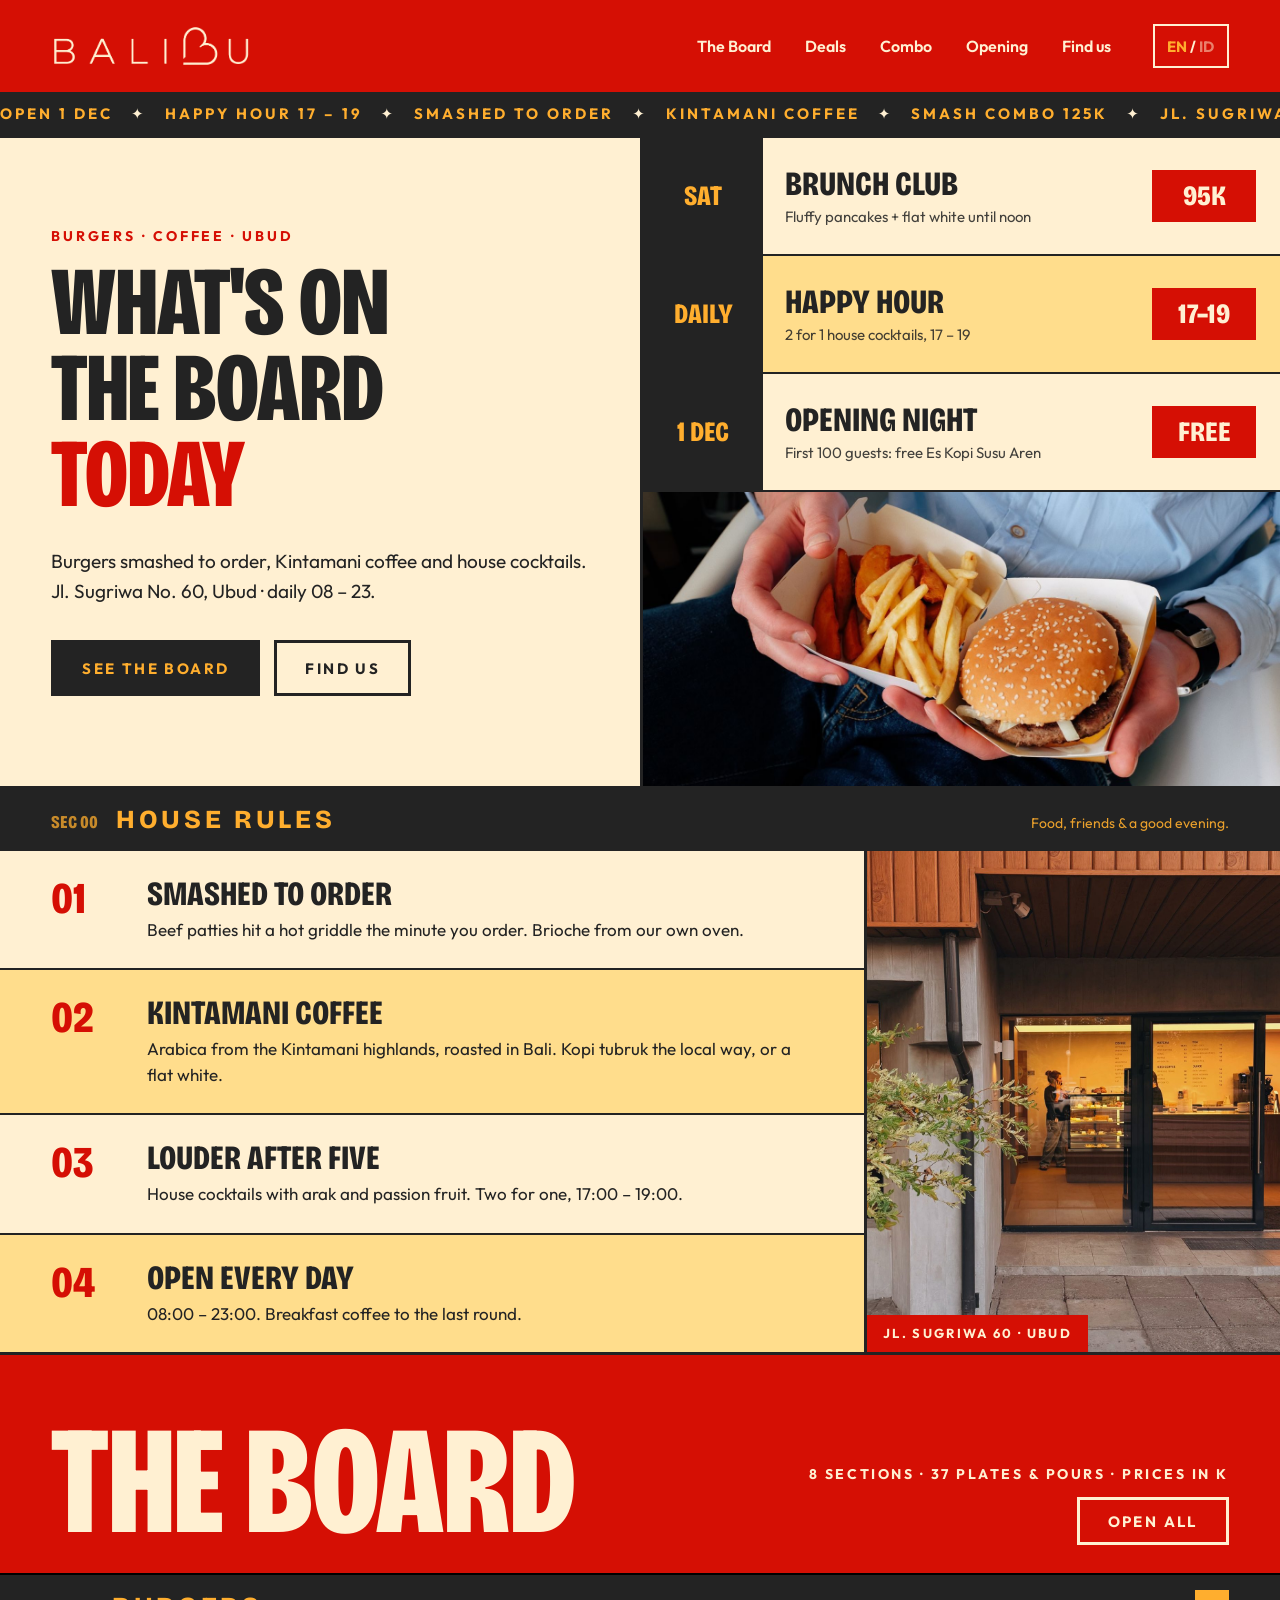
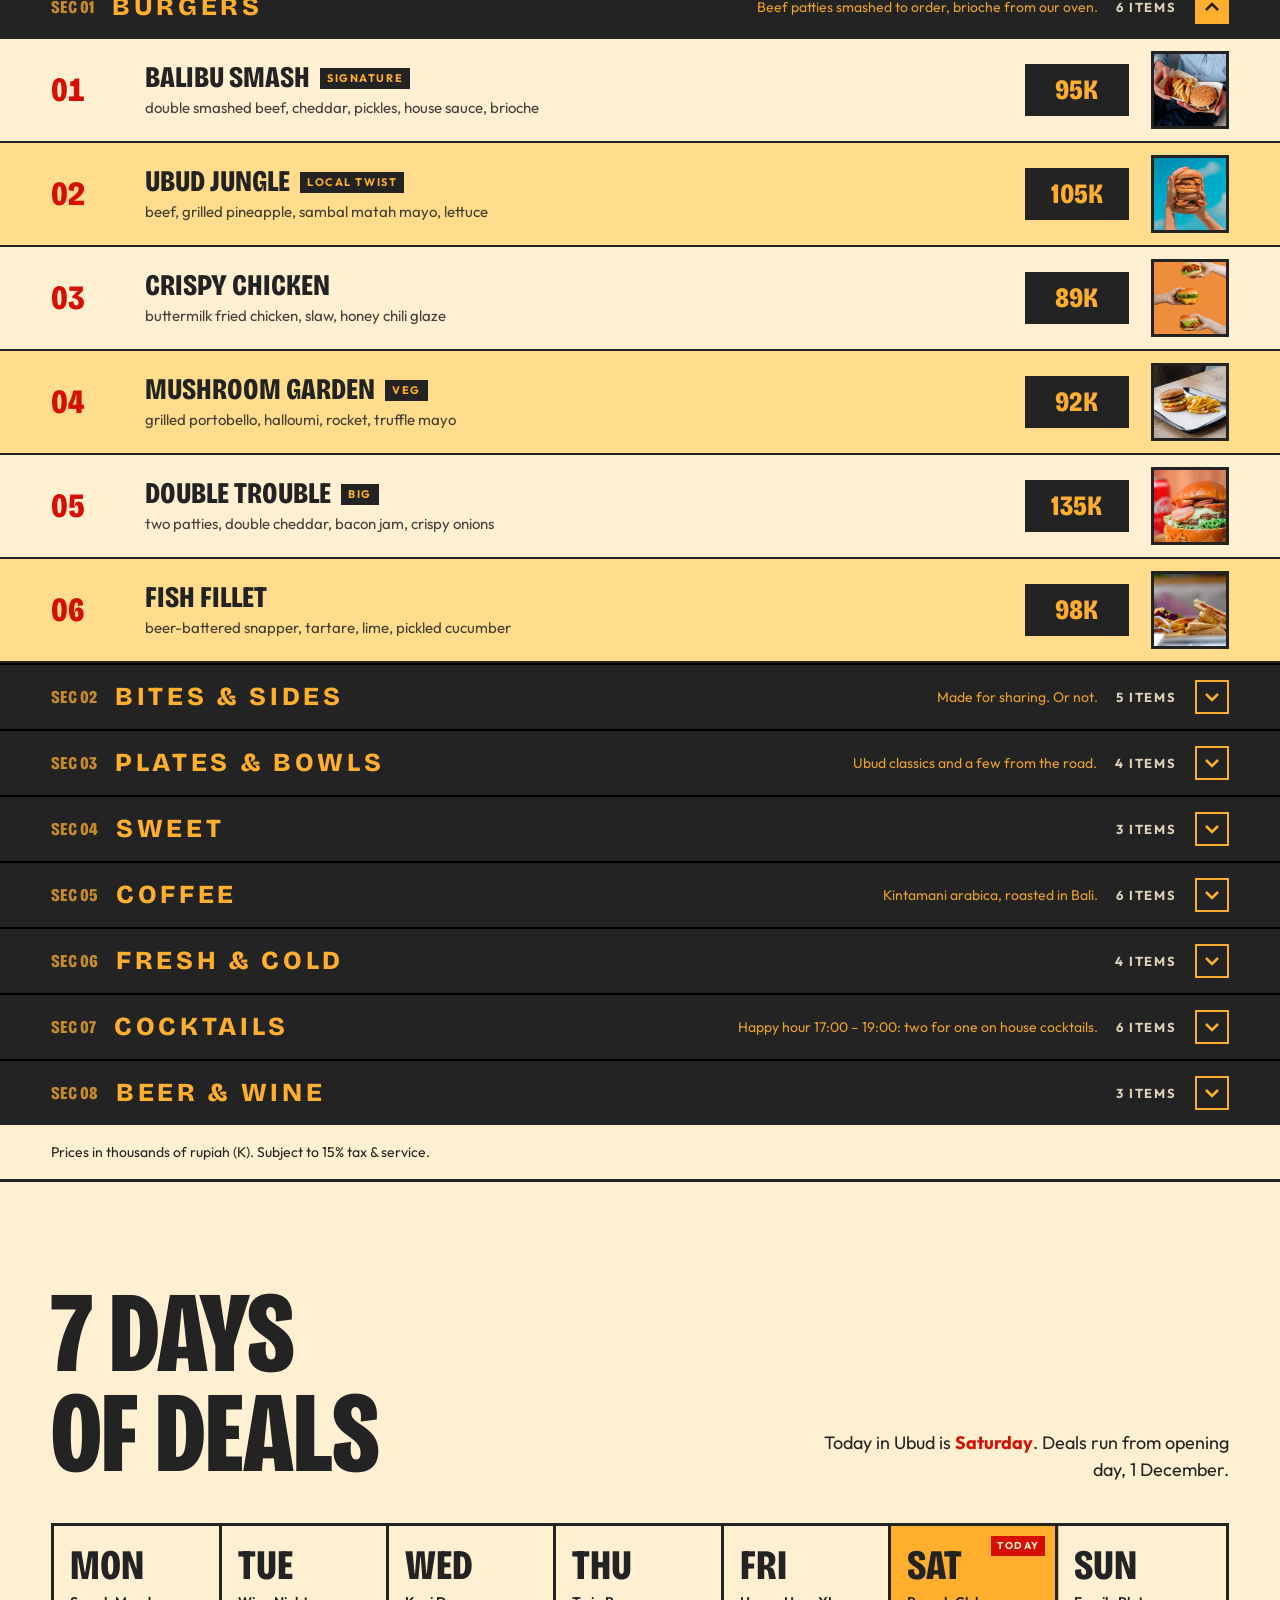
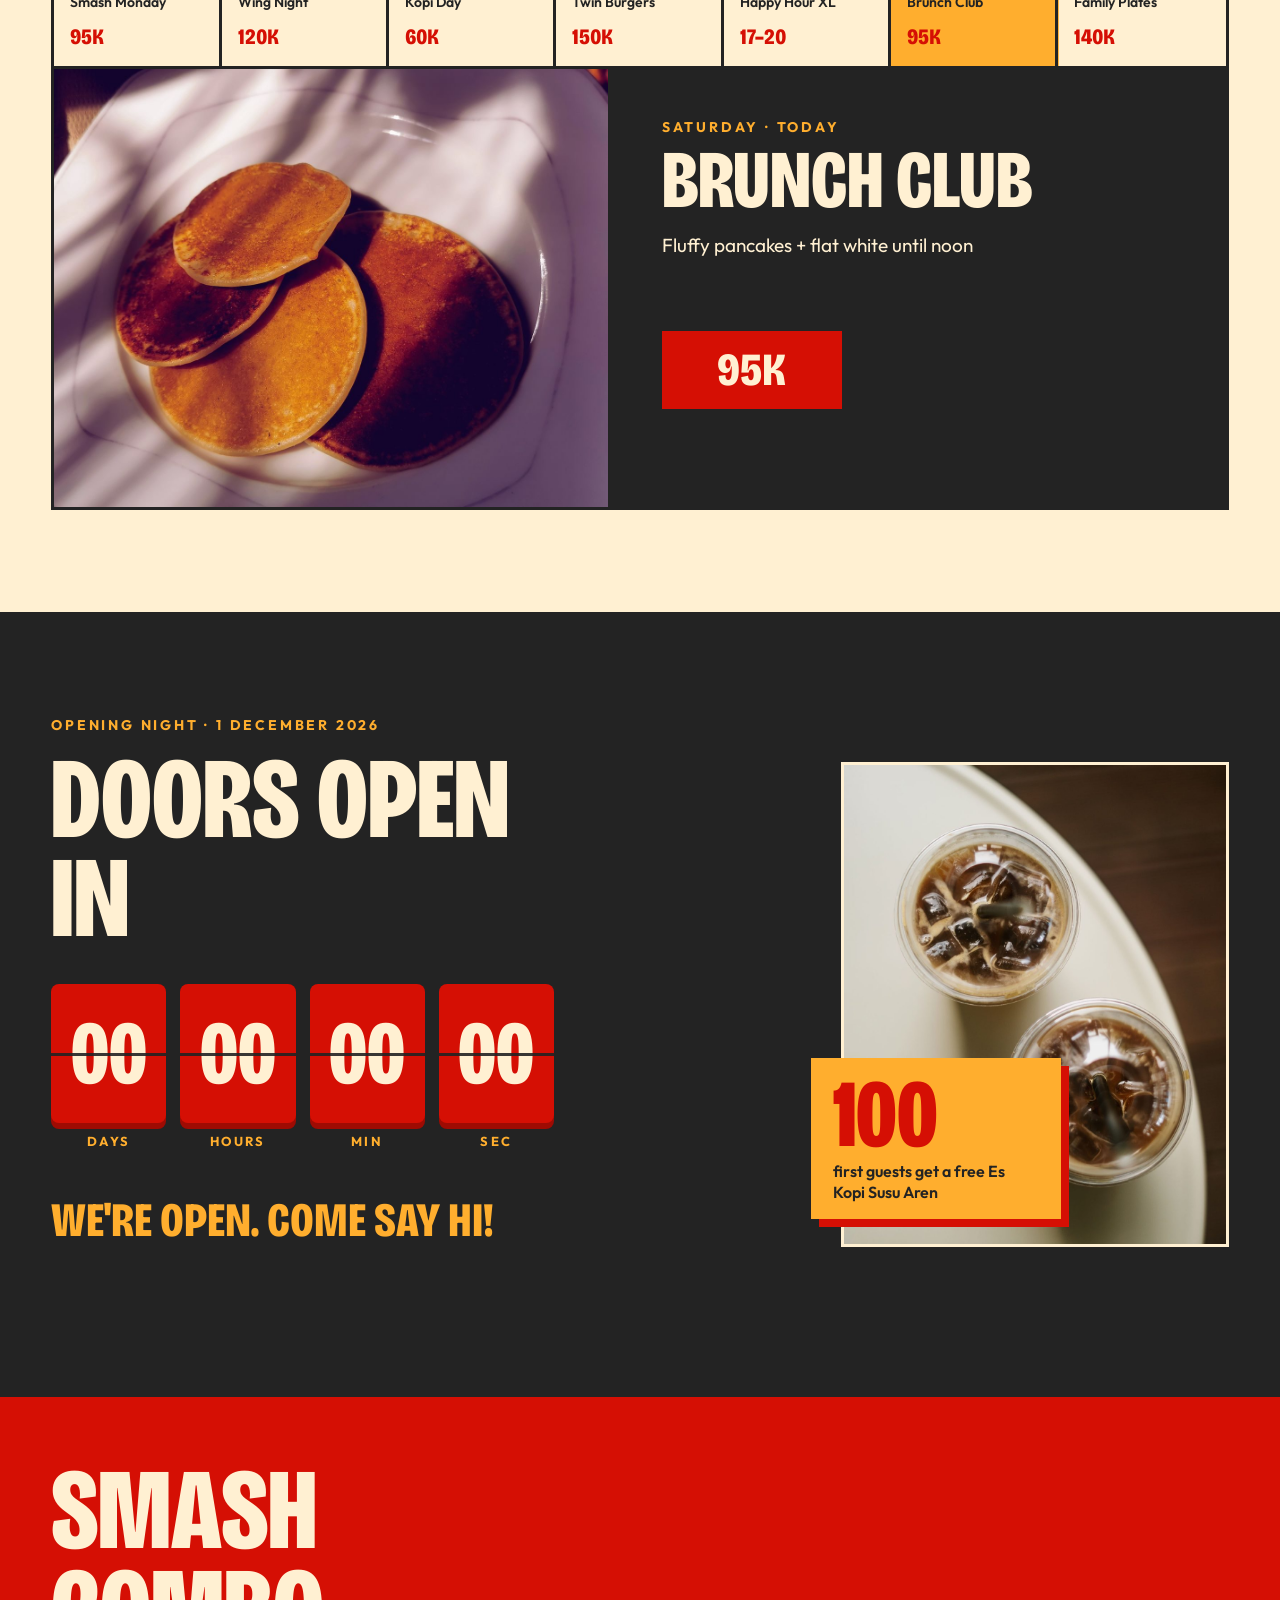
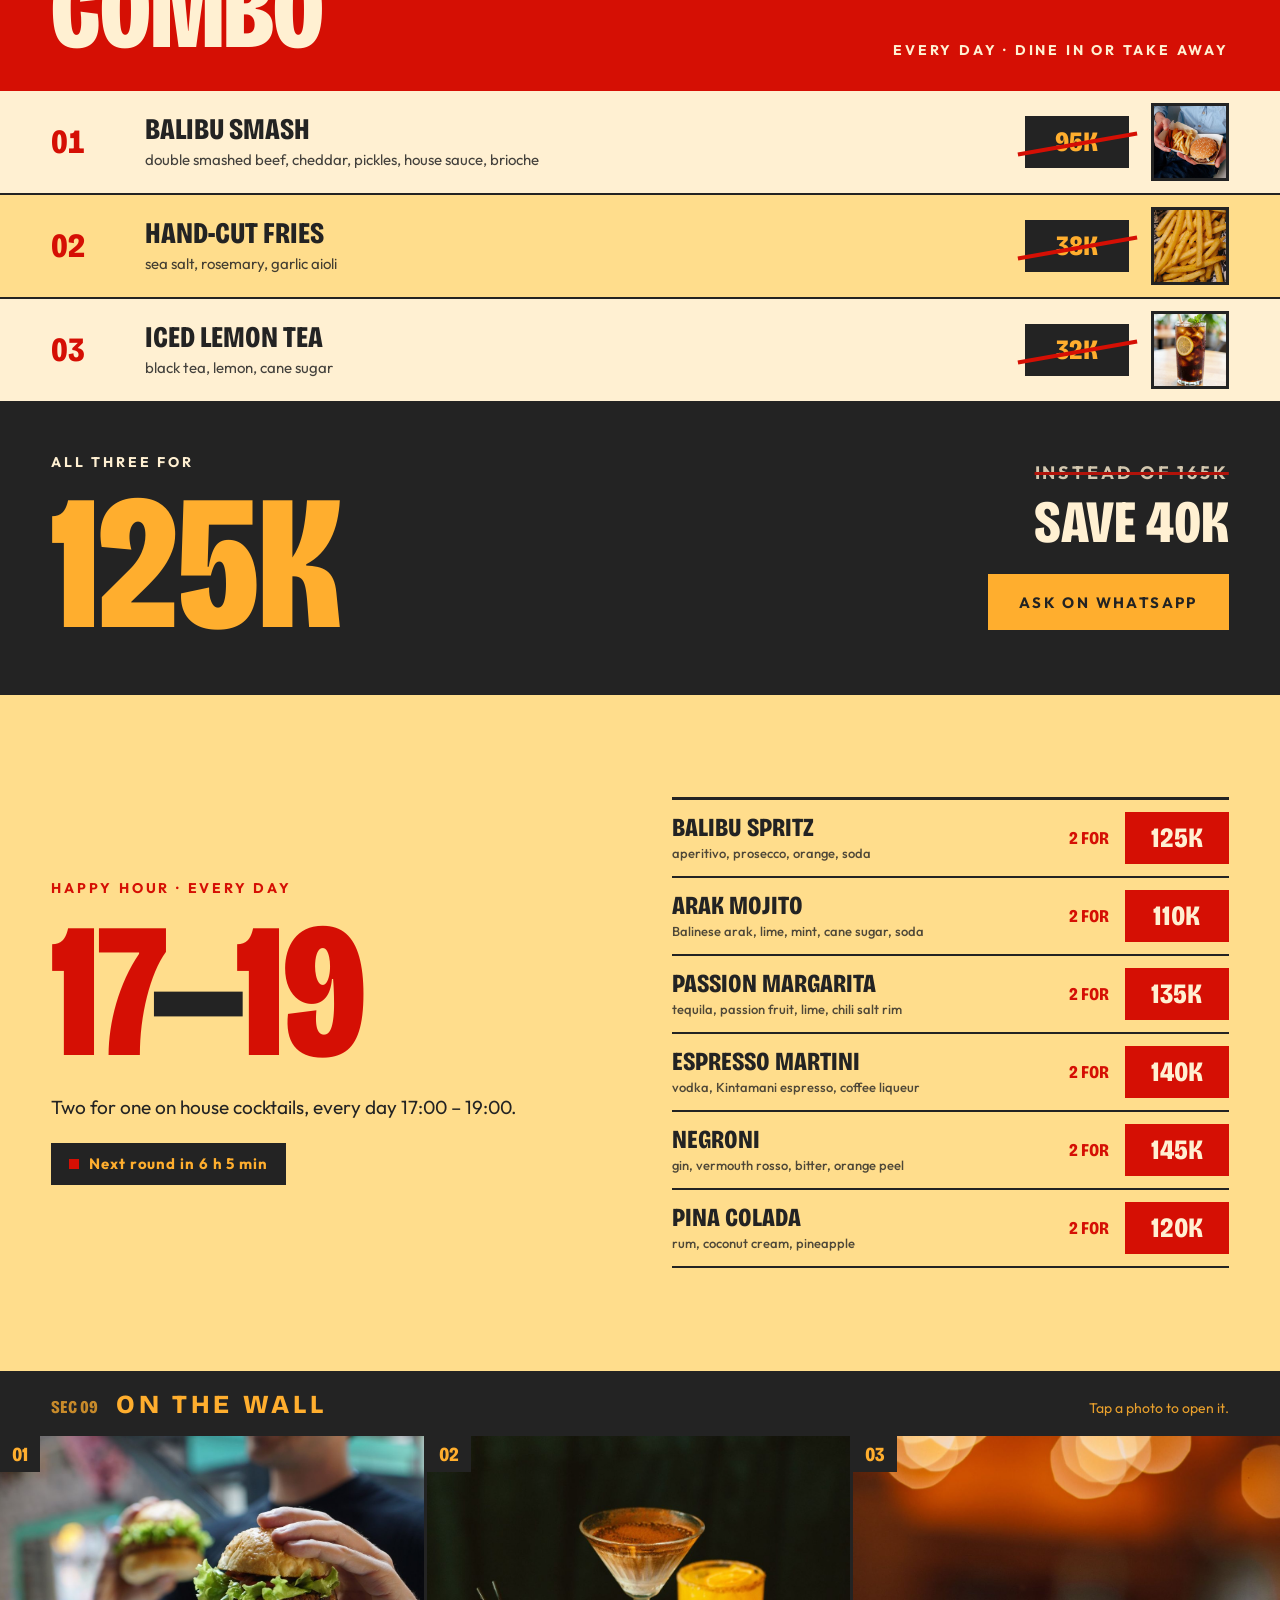
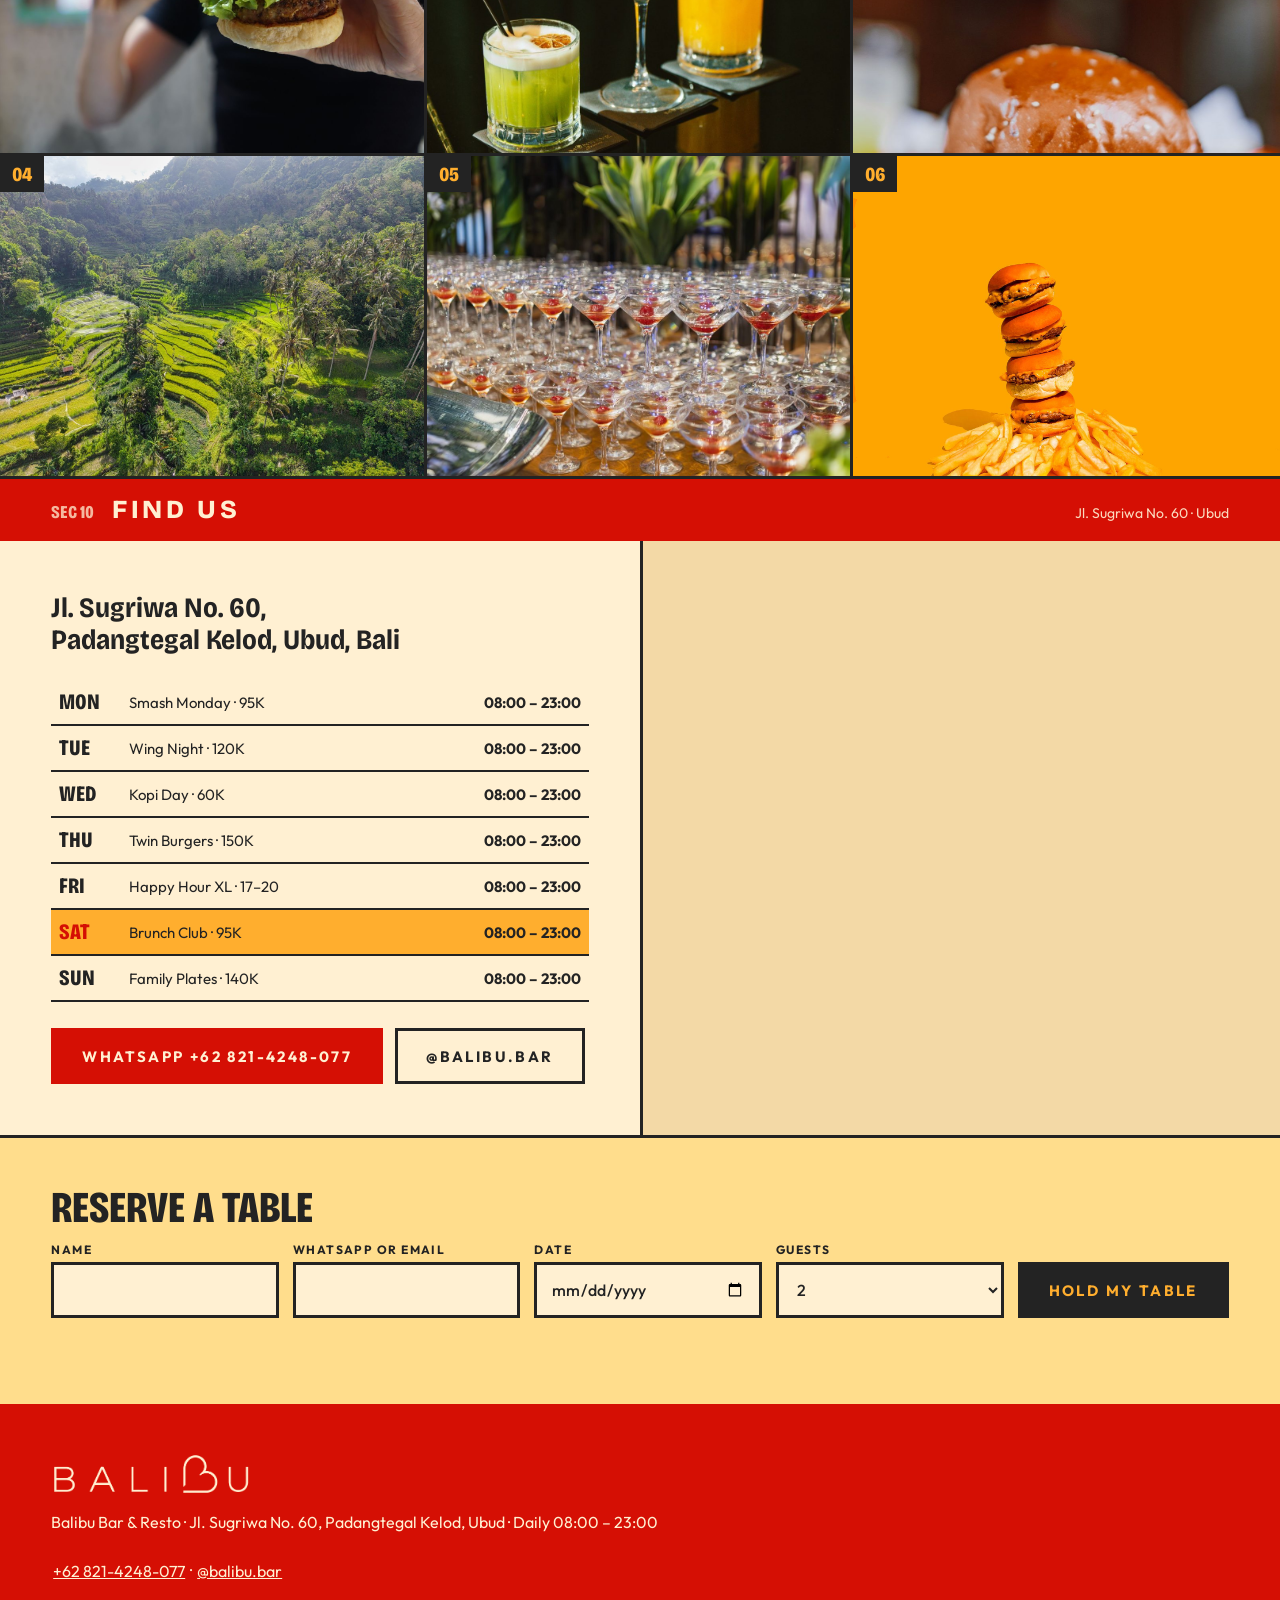
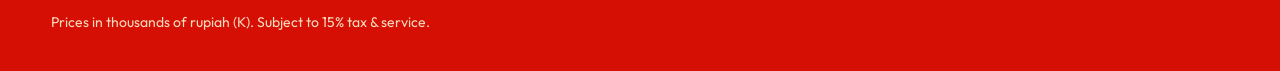
<file: s06/index.html>
<!doctype html>
<html lang="en">
<head>
<meta charset="utf-8">
<meta name="viewport" content="width=device-width, initial-scale=1, viewport-fit=cover">
<title>Balibu Bar &amp; Resto — Ubud</title>
<meta name="description" content="The Balibu board: burgers smashed to order, Kintamani coffee, house cocktails and a deal for every day of the week. Jl. Sugriwa 60, Ubud. Opening 1 December 2026.">
<meta name="theme-color" content="#D50F04">
<link rel="icon" type="image/png" href="../shared/logo/wordmark-red.png">
<link rel="preload" href="../shared/fonts/BricolageGrotesque-wdth.woff2" as="font" type="font/woff2" crossorigin>
<link rel="stylesheet" href="../shared/brand.css">
<link rel="stylesheet" href="style.css">
</head>
<body>
<a class="skip" href="#board" data-i18n="skip">Skip to the board</a>

<header class="hdr" id="hdr">
  <div class="hdr-in">
    <a class="hdr-logo" href="#top" aria-label="Balibu — back to top"><img src="../shared/logo/wordmark-cream.png" alt="Balibu" width="1010" height="222"></a>
    <nav class="nav" id="nav" aria-label="Main">
      <a href="#board" data-i18n="nav_board">The Board</a>
      <a href="#deals" data-i18n="nav_deals">Deals</a>
      <a href="#combo" data-i18n="nav_combo">Combo</a>
      <a href="#opening" data-i18n="nav_open">Opening</a>
      <a href="#find" data-i18n="nav_find">Find us</a>
    </nav>
    <button class="lang" type="button" id="lang" aria-label="Language: EN / ID"><span data-l="en">EN</span> / <span data-l="id">ID</span></button>
    <button class="burger" type="button" id="burger" aria-expanded="false" aria-controls="nav" aria-label="Open menu"><span></span><span></span><span></span></button>
  </div>
</header>

<div class="ticker" id="ticker" aria-label="News"><div class="ticker-track" id="tickerTrack"></div></div>

<main id="top">
<!-- HERO -->
<section class="hero" aria-labelledby="hero-h">
  <div class="hero-l">
    <p class="kicker" data-i18n="tagline">Burgers · Coffee · Ubud</p>
    <h1 id="hero-h" class="hero-h"><span data-i18n="hero_1">What's on</span> <span data-i18n="hero_2">the board</span> <em data-i18n="hero_3">today</em></h1>
    <p class="hero-p" data-i18n="hero_p">Burgers smashed to order, Kintamani coffee and house cocktails. Jl. Sugriwa No. 60, Ubud · daily 08 – 23.</p>
    <div class="hero-cta">
      <a class="btn btn-d" href="#board" data-i18n="cta_board">See the board</a>
      <a class="btn btn-o" href="#find" data-i18n="cta_find">Find us</a>
    </div>
  </div>
  <div class="hero-r">
    <ol class="mini" aria-label="Today at Balibu">
      <li class="mini-row r-cream">
        <span class="mini-day" id="heroDay">MON</span>
        <span class="mini-b"><b id="heroDeal">Smash Monday</b><small id="heroDesc">Balibu Smash + hand-cut fries</small></span>
        <span class="pb pb-r" id="heroPrice">95K</span>
      </li>
      <li class="mini-row r-bright">
        <span class="mini-day" data-i18n="daily">DAILY</span>
        <span class="mini-b"><b data-i18n="hh_name">Happy hour</b><small data-i18n="hh_desc">2 for 1 house cocktails, 17 – 19</small></span>
        <span class="pb pb-r">17–19</span>
      </li>
      <li class="mini-row r-cream">
        <span class="mini-day">1 DEC</span>
        <span class="mini-b"><b data-i18n="open_name">Opening night</b><small data-i18n="open_desc">First 100 guests: free Es Kopi Susu Aren</small></span>
        <span class="pb pb-r" data-i18n="free">FREE</span>
      </li>
    </ol>
    <div class="hero-ph"><img src="../shared/img/hero-fastfood.jpg" alt="Hands holding a burger and fries in paper boxes" width="1400" height="935" fetchpriority="high"></div>
  </div>
</section>

<!-- ABOUT -->
<section class="about" aria-labelledby="about-h">
  <div class="band"><span class="band-n">SEC 00</span><h2 id="about-h" class="band-t" data-i18n="about_h">House rules</h2><span class="band-x" data-i18n="about_x">Food, friends &amp; a good evening.</span></div>
  <div class="about-in">
    <ol class="rules">
      <li class="row-in"><b>01</b><div><h3 data-i18n="r1">Smashed to order</h3><p data-i18n="r1p">Beef patties hit a hot griddle the minute you order. Brioche from our own oven.</p></div></li>
      <li class="row-in"><b>02</b><div><h3 data-i18n="r2">Kintamani coffee</h3><p data-i18n="r2p">Arabica from the Kintamani highlands, roasted in Bali. Kopi tubruk the local way, or a flat white.</p></div></li>
      <li class="row-in"><b>03</b><div><h3 data-i18n="r3">Louder after five</h3><p data-i18n="r3p">House cocktails with arak and passion fruit. Two for one, 17:00 – 19:00.</p></div></li>
      <li class="row-in"><b>04</b><div><h3 data-i18n="r4">Open every day</h3><p data-i18n="r4p">08:00 – 23:00. Breakfast coffee to the last round.</p></div></li>
    </ol>
    <figure class="about-ph row-in"><img src="../shared/img/hero-barista.jpg" alt="A coffee counter seen through open glass doors" width="1200" height="1600" loading="lazy"><figcaption data-i18n="about_cap">Jl. Sugriwa 60 · Ubud</figcaption></figure>
  </div>
</section>

<!-- THE BOARD -->
<section class="board" id="board" aria-labelledby="board-h">
  <div class="board-head">
    <h2 id="board-h" class="board-h" data-i18n="board_h">The Board</h2>
    <div class="board-tools">
      <p id="boardSubT">8 sections · 37 plates &amp; pours · prices in K</p>
      <button type="button" class="btn btn-c" id="openAll" data-i18n="open_all">Open all</button>
    </div>
  </div>
  <div id="boardBody"></div>
  <p class="board-foot" data-i18n="footnote">Prices in thousands of rupiah (K). Subject to 15% tax &amp; service.</p>
</section>

<!-- 7 DAYS -->
<section class="deals" id="deals" aria-labelledby="deals-h">
  <div class="deals-head">
    <h2 id="deals-h" class="sec-h" data-i18n-html="deals_h">7 days<br>of deals</h2>
    <p class="deals-sub"><span data-i18n="deals_today">Today in Ubud is</span> <b id="todayName">Monday</b>. <span data-i18n="deals_note">Deals run from opening day, 1 December.</span></p>
  </div>
  <div class="week" role="tablist" aria-label="Deals by weekday" id="week"><span class="week-ind" id="weekInd" aria-hidden="true"></span></div>
  <div class="deal" id="deal" role="tabpanel" aria-live="polite">
    <div class="deal-ph"><img id="dealImg" src="../shared/img/smash-burger.jpg" alt="" width="1400" height="935" loading="lazy"></div>
    <div class="deal-b">
      <p class="deal-day" id="dealDay">MONDAY</p>
      <h3 class="deal-n" id="dealName">Smash Monday</h3>
      <p class="deal-d" id="dealDesc">Balibu Smash + hand-cut fries</p>
      <p class="pb pb-big pb-r" id="dealPrice">95K</p>
    </div>
  </div>
</section>

<!-- OPENING COUNTDOWN -->
<section class="opening" id="opening" aria-labelledby="open-h">
  <div class="open-in">
    <div>
      <p class="kicker kicker-y" data-i18n="open_kick">Opening night · 1 December 2026</p>
      <h2 id="open-h" class="sec-h sec-h-c" data-i18n-html="open_h">Doors open<br>in</h2>
      <div class="flips" id="flips" aria-label="Time until opening">
        <div class="fu"><div class="fc" id="f-d">00</div><span data-i18n="u_d">days</span></div>
        <div class="fu"><div class="fc" id="f-h">00</div><span data-i18n="u_h">hours</span></div>
        <div class="fu"><div class="fc" id="f-m">00</div><span data-i18n="u_m">min</span></div>
        <div class="fu"><div class="fc" id="f-s">00</div><span data-i18n="u_s">sec</span></div>
      </div>
      <p class="open-done" id="openDone" hidden data-i18n="open_done">We're open. Come say hi!</p>
    </div>
    <div class="free">
      <img src="../shared/img/kopi-susu.jpg" alt="Es Kopi Susu Aren with palm sugar" width="1067" height="1600" loading="lazy">
      <div class="free-b">
        <b>100</b>
        <p data-i18n="free_p">first guests get a free Es Kopi Susu Aren</p>
      </div>
    </div>
  </div>
</section>

<!-- COMBO -->
<section class="combo" id="combo" aria-labelledby="combo-h">
  <div class="combo-top">
    <h2 id="combo-h" class="sec-h sec-h-c" data-i18n-html="combo_h">Smash<br>combo</h2>
    <p class="kicker kicker-c" data-i18n="combo_kick">Every day · dine in or take away</p>
  </div>
  <ol class="rows combo-rows" id="comboRows">
    <li class="row r-cream"><span class="row-n">01</span><div class="row-b"><h3>Balibu Smash</h3><p data-item="b1"></p></div><span class="pb pb-d strike">95K</span><img class="row-ph" src="../shared/img/t/smash-burger.jpg" alt="Balibu Smash" width="64" height="64" loading="lazy"></li>
    <li class="row r-bright"><span class="row-n">02</span><div class="row-b"><h3 data-i18n="c2n">Hand-cut fries</h3><p data-item="s1"></p></div><span class="pb pb-d strike">38K</span><img class="row-ph" src="../shared/img/t/fries.jpg" alt="Hand-cut fries" width="64" height="64" loading="lazy"></li>
    <li class="row r-cream"><span class="row-n">03</span><div class="row-b"><h3 data-i18n="c3n">Iced lemon tea</h3><p data-item="f4"></p></div><span class="pb pb-d strike">32K</span><img class="row-ph" src="../shared/img/t/iced-tea.jpg" alt="Iced lemon tea" width="64" height="64" loading="lazy"></li>
  </ol>
  <div class="combo-sum">
    <div><p class="kicker kicker-c" data-i18n="all3">All three for</p><p class="combo-big">125K</p></div>
    <div class="combo-save"><s data-i18n="instead">Instead of 165K</s><b data-i18n="save">Save 40K</b><a class="btn btn-y" href="https://wa.me/628214248077" target="_blank" rel="noopener" data-i18n="combo_cta">Ask on WhatsApp</a></div>
  </div>
</section>

<!-- HAPPY HOUR -->
<section class="happy" id="happy" aria-labelledby="happy-h">
  <div class="happy-l">
    <p class="kicker" data-i18n="happy_kick">Happy hour · every day</p>
    <h2 id="happy-h" class="happy-h">17<i>—</i>19</h2>
    <p class="happy-p" data-i18n="happy_p">Two for one on house cocktails, every day 17:00 – 19:00.</p>
    <p class="status" id="hhStatus" aria-live="polite"></p>
  </div>
  <ul class="happy-list" id="happyList"></ul>
</section>

<!-- GALLERY -->
<section class="wall" id="mood" aria-labelledby="wall-h">
  <div class="band"><span class="band-n">SEC 09</span><h2 id="wall-h" class="band-t" data-i18n="wall_h">On the wall</h2><span class="band-x" data-i18n="wall_x">Tap a photo to open it.</span></div>
  <div class="wall-grid" id="wall">
    <button type="button" class="pic p1" data-cap="g1"><img src="../shared/img/hero-friends.jpg" alt="Two burgers held up across the table" width="1400" height="935" loading="lazy"><span class="pic-n">01</span></button>
    <button type="button" class="pic p2" data-cap="g2"><img src="../shared/img/hero-bartender.jpg" alt="Three cocktails on a dark bar" width="1067" height="1600" loading="lazy"><span class="pic-n">02</span></button>
    <button type="button" class="pic p3" data-cap="g3"><img src="../shared/img/night-burger.jpg" alt="A burger at night under warm lights" width="1067" height="1600" loading="lazy"><span class="pic-n">03</span></button>
    <button type="button" class="pic p4" data-cap="g4"><img src="../shared/img/hero-ubud.jpg" alt="Rice terraces near Ubud" width="1400" height="1050" loading="lazy"><span class="pic-n">04</span></button>
    <button type="button" class="pic p5" data-cap="g5"><img src="../shared/img/hero-party.jpg" alt="Rows of coupe glasses ready for a party" width="1067" height="1600" loading="lazy"><span class="pic-n">05</span></button>
    <button type="button" class="pic p6" data-cap="g6"><img src="../shared/img/yellow-stack.jpg" alt="A tall burger on a yellow background" width="1600" height="1200" loading="lazy"><span class="pic-n">06</span></button>
  </div>
</section>

<!-- FIND + BOOK -->
<section class="find" id="find" aria-labelledby="find-h">
  <div class="band band-r"><span class="band-n">SEC 10</span><h2 id="find-h" class="band-t" data-i18n="find_h">Find us</h2><span class="band-x">Jl. Sugriwa No. 60 · Ubud</span></div>
  <div class="find-in">
    <div class="find-l">
      <address>Jl. Sugriwa No. 60,<br>Padangtegal Kelod, Ubud, Bali</address>
      <table class="hours" aria-label="Opening hours">
        <tbody id="hoursBody"></tbody>
      </table>
      <div class="find-cta">
        <a class="btn btn-r" href="https://wa.me/628214248077" target="_blank" rel="noopener" data-i18n="wa">WhatsApp +62 821-4248-077</a>
        <a class="btn btn-o" href="https://www.instagram.com/balibu.bar/" target="_blank" rel="noopener">@balibu.bar</a>
      </div>
    </div>
    <div class="map"><iframe title="Map: Balibu, Jl. Sugriwa No. 60, Ubud" src="https://www.google.com/maps?cid=7218141327771093343&amp;output=embed" loading="lazy" referrerpolicy="no-referrer-when-downgrade"></iframe></div>
  </div>
  <form class="book" id="book" novalidate aria-labelledby="book-h">
    <h3 id="book-h" data-i18n="book_h">Reserve a table</h3>
    <label><span data-i18n="b_name">Name</span><input name="name" type="text" autocomplete="name" required maxlength="40"></label>
    <label><span data-i18n="b_contact">WhatsApp or email</span><input name="contact" type="text" autocomplete="email" required maxlength="80"></label>
    <label><span data-i18n="b_date">Date</span><input name="date" type="date" min="2026-12-01" required></label>
    <label><span data-i18n="b_guests">Guests</span><select name="guests"><option>1</option><option selected>2</option><option>3</option><option>4</option><option>5</option><option>6</option><option>7+</option></select></label>
    <button class="btn btn-d" type="submit" data-i18n="b_btn">Hold my table</button>
    <p class="book-msg" id="bookMsg" role="status"></p>
  </form>
</section>
</main>

<footer class="foot">
  <div class="foot-in">
    <img src="../shared/logo/wordmark-cream.png" alt="Balibu" width="1010" height="222" loading="lazy" class="foot-logo">
    <p class="foot-a">Balibu Bar &amp; Resto · Jl. Sugriwa No. 60, Padangtegal Kelod, Ubud · <span data-i18n="hours">Daily 08:00 – 23:00</span></p>
    <p class="foot-a"><a href="https://wa.me/628214248077" target="_blank" rel="noopener">+62 821-4248-077</a> · <a href="https://www.instagram.com/balibu.bar/" target="_blank" rel="noopener">@balibu.bar</a></p>
    <p class="foot-n" data-i18n="footnote">Prices in thousands of rupiah (K). Subject to 15% tax &amp; service.</p>
  </div>
</footer>

<dialog class="lb" id="lb" aria-label="Photo">
  <img id="lbImg" alt="">
  <p id="lbCap"></p>
  <button type="button" class="lb-x" id="lbX" aria-label="Close">×</button>
</dialog>

<script src="../shared/menu.js"></script>
<script src="app.js"></script>
</body>
</html>
</file>
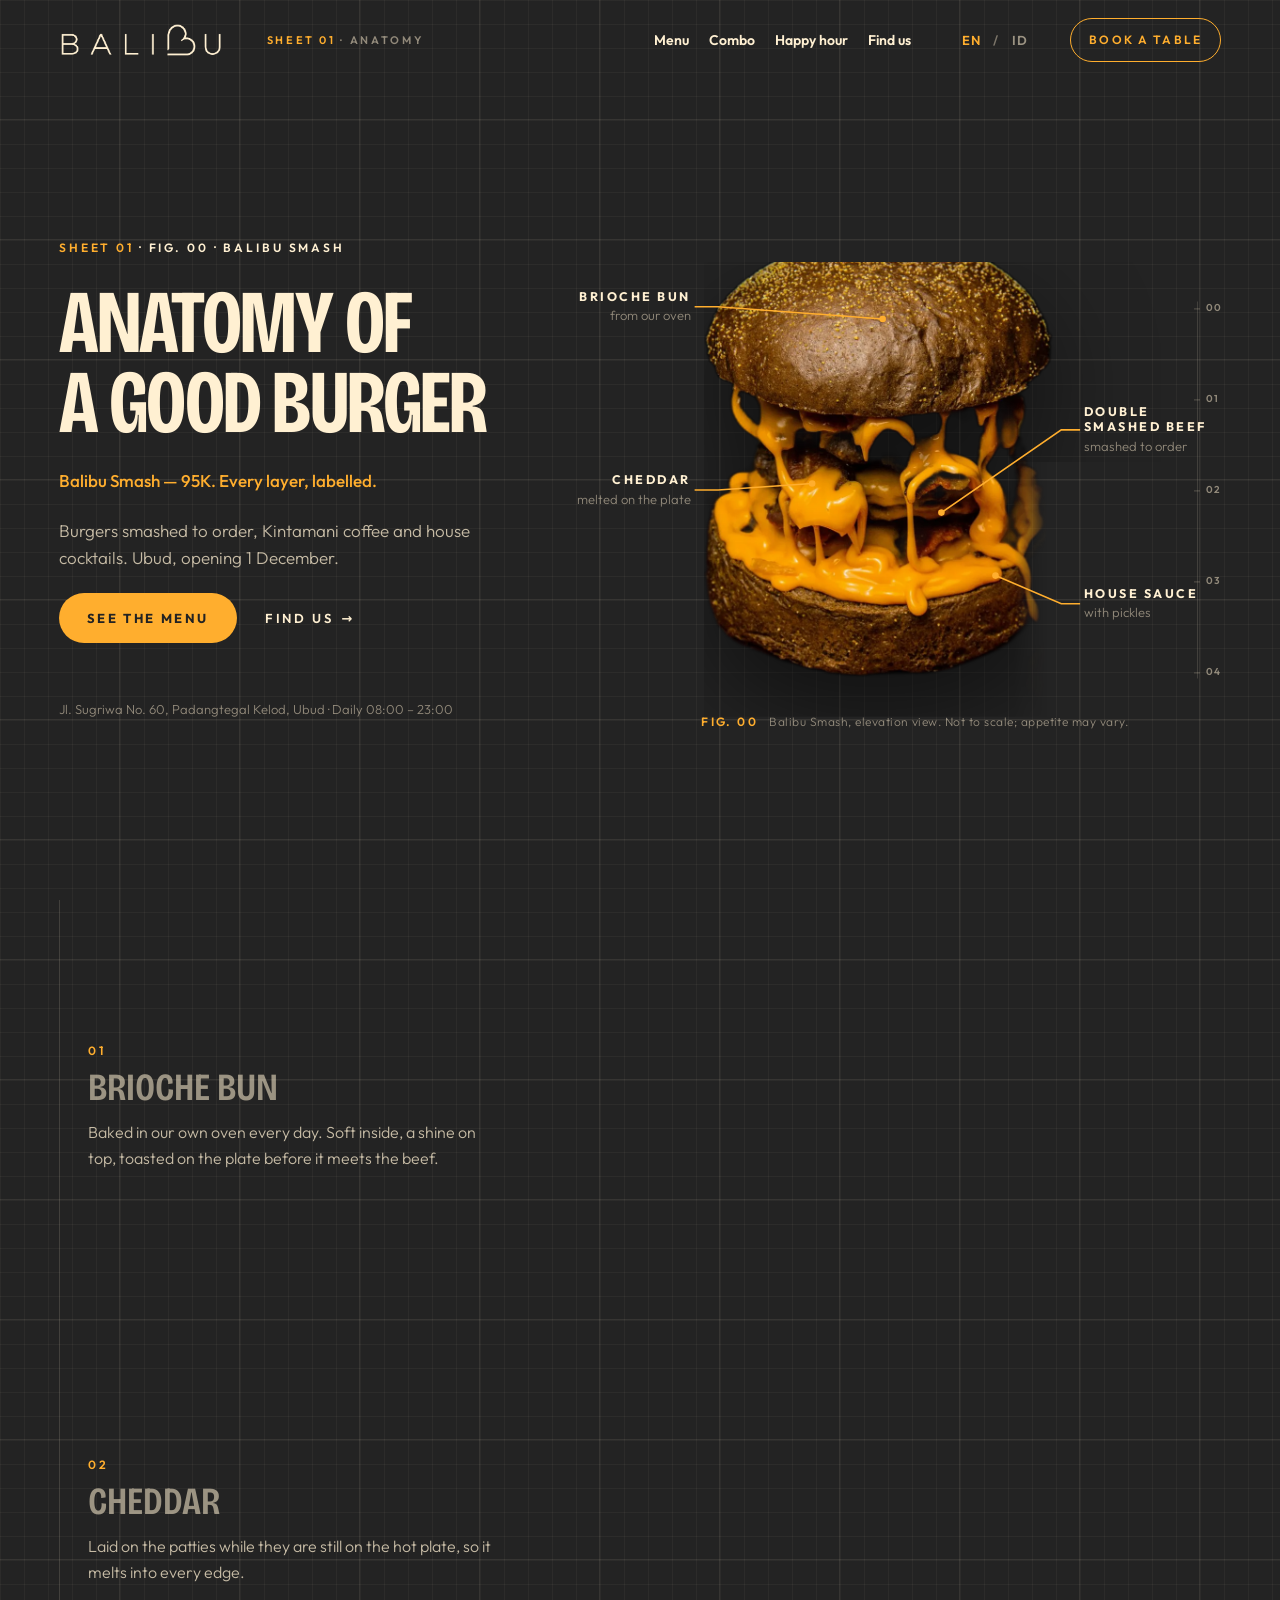
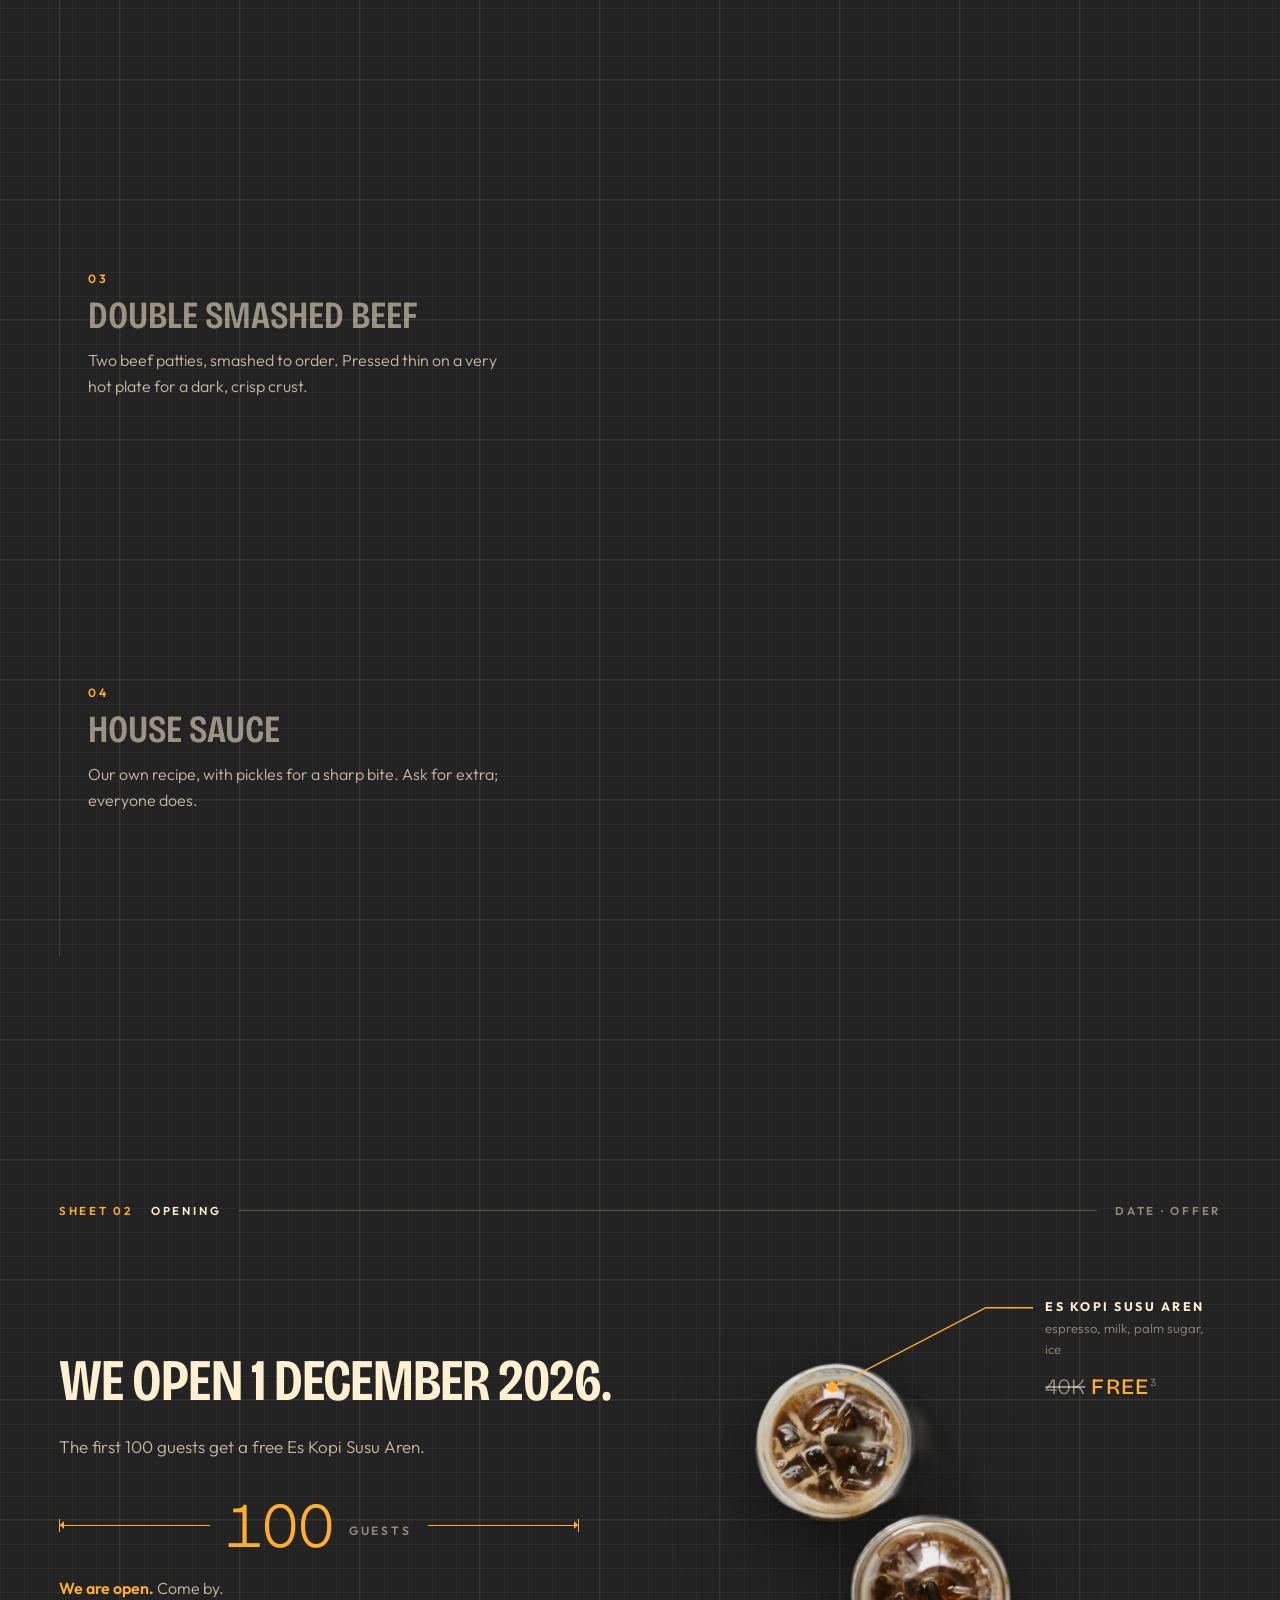
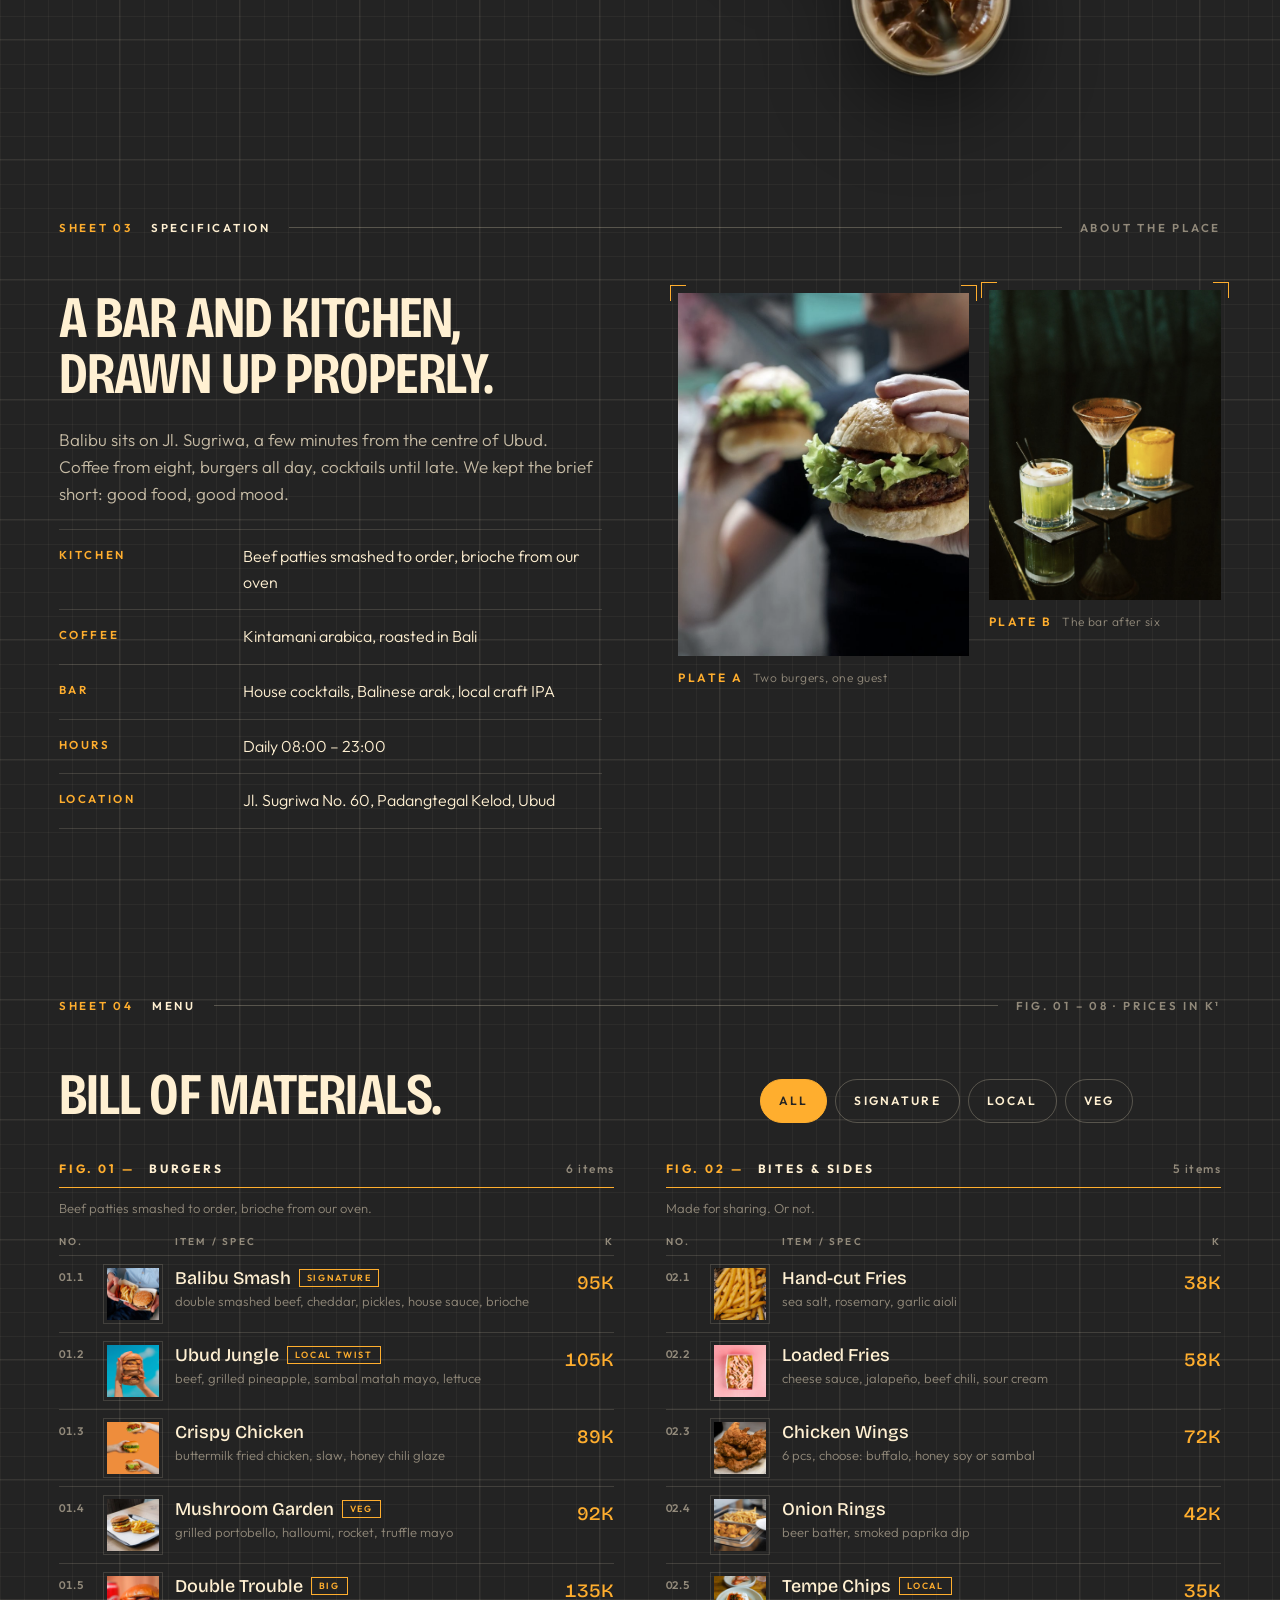
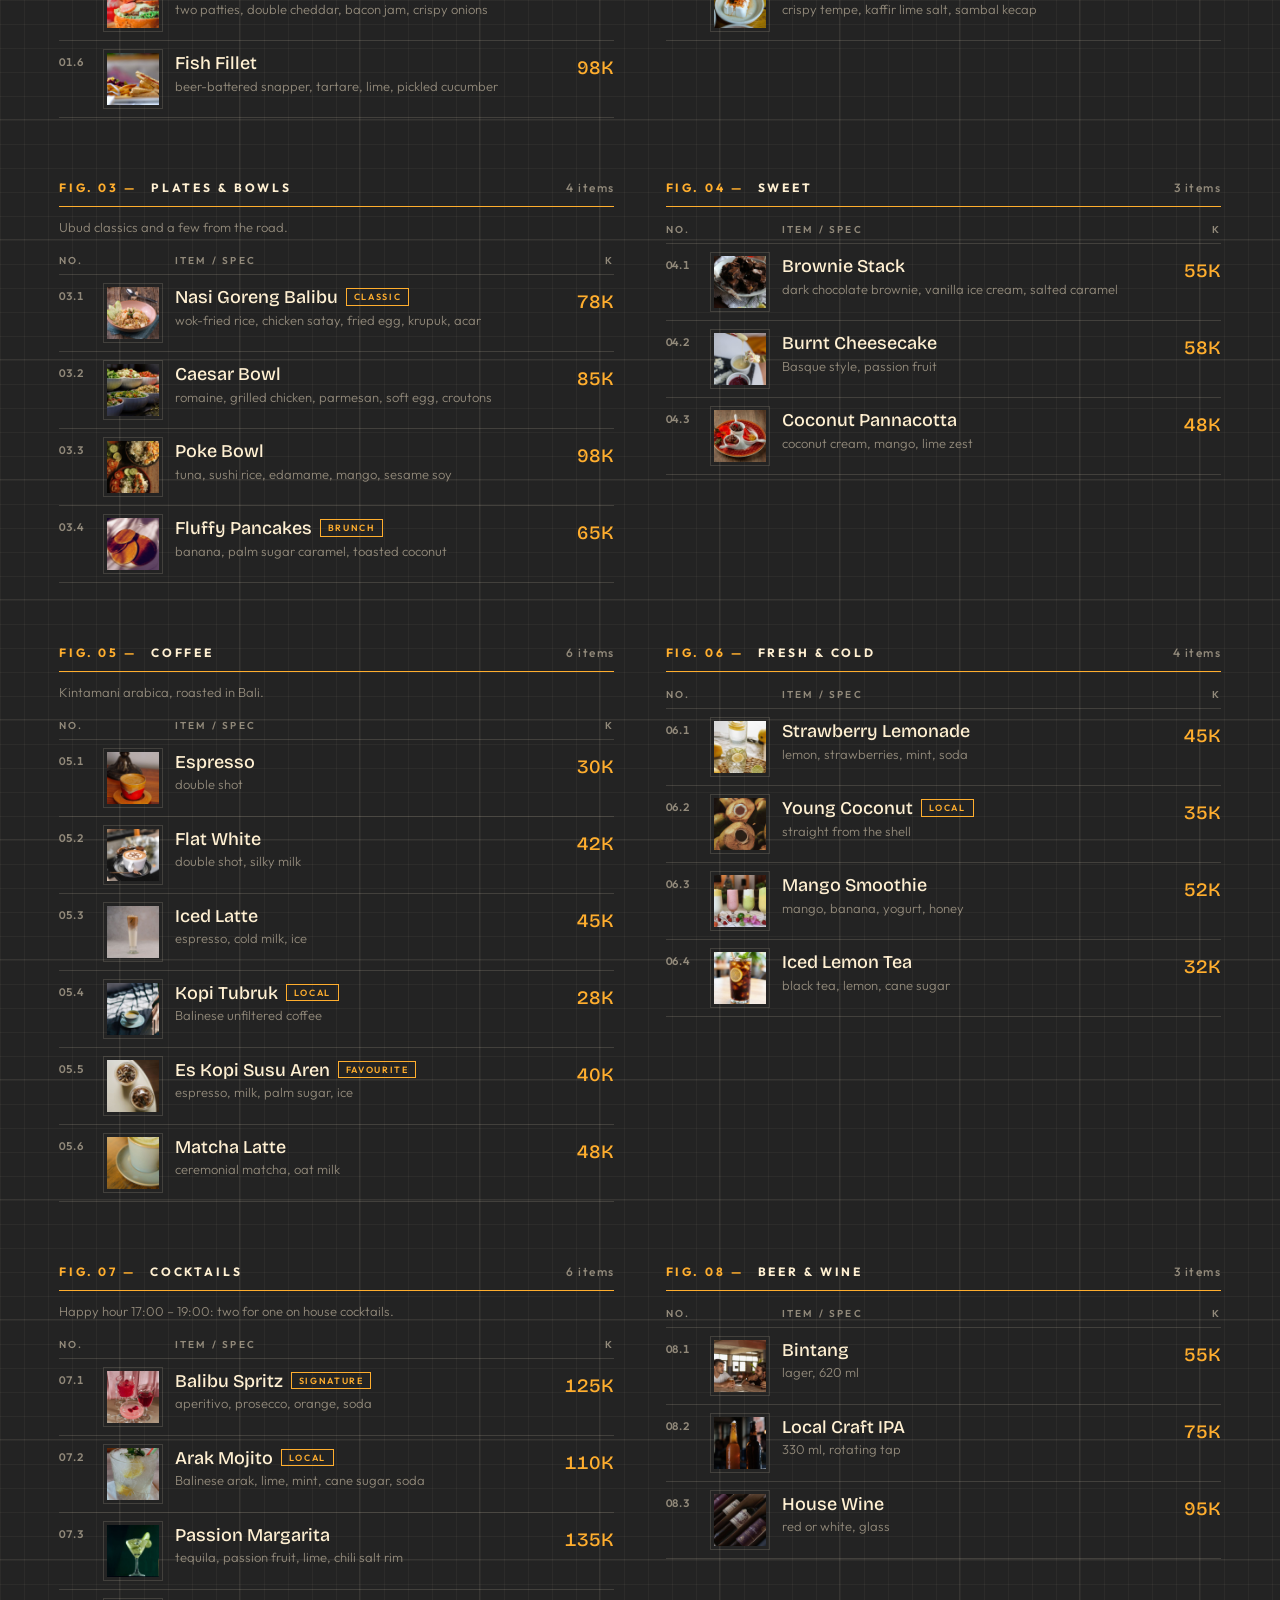
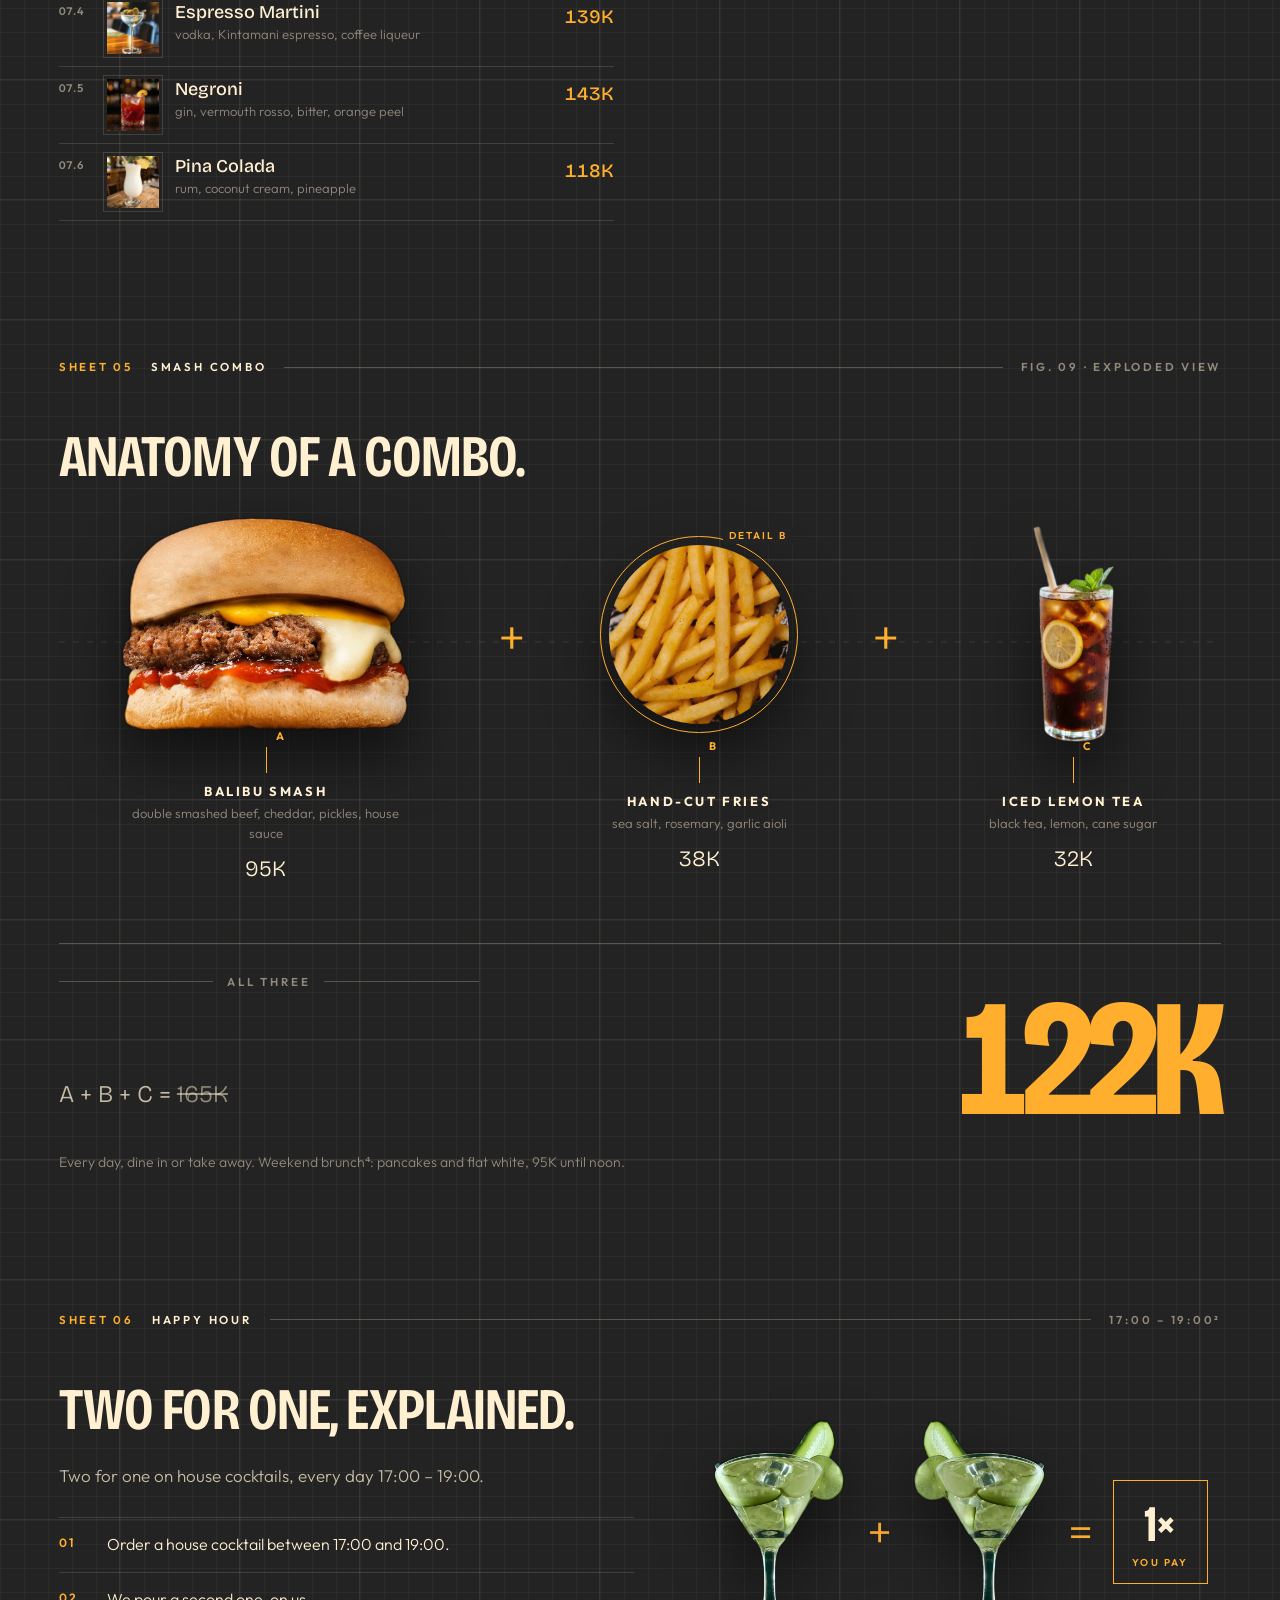
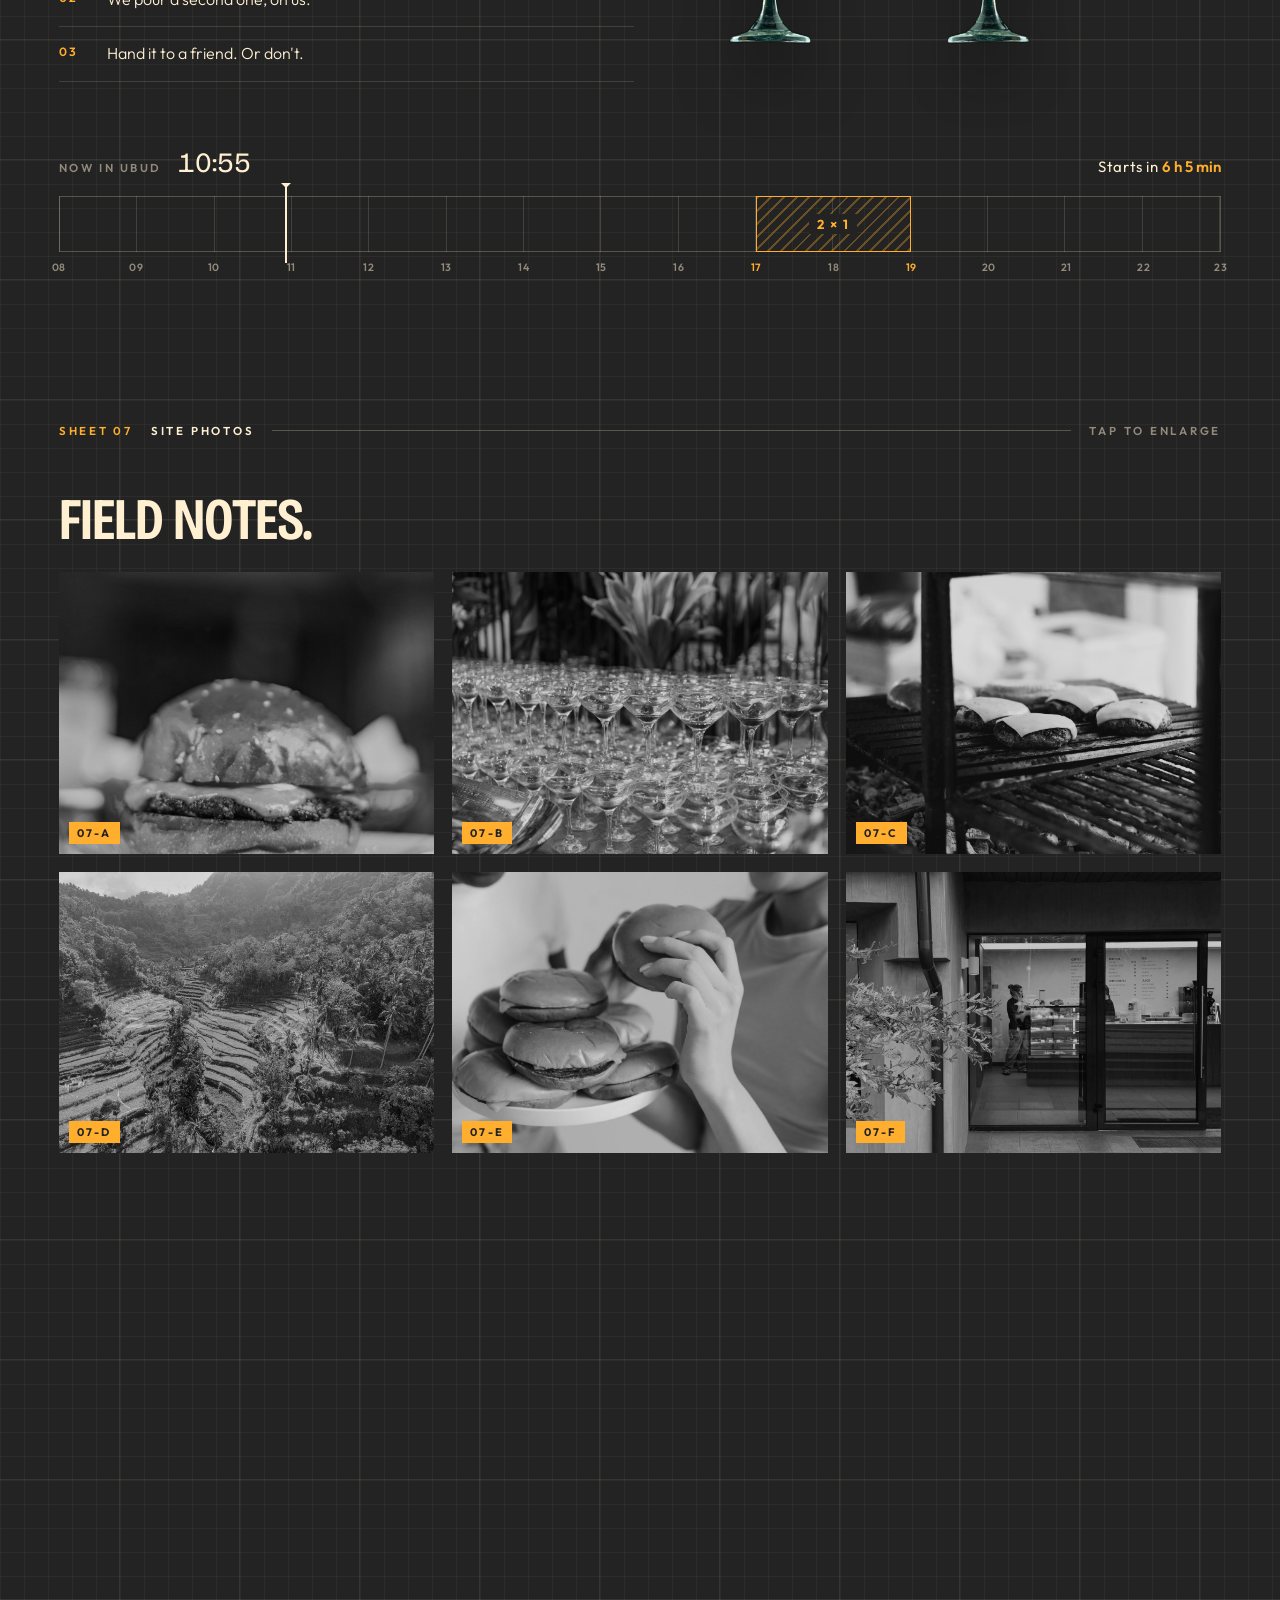
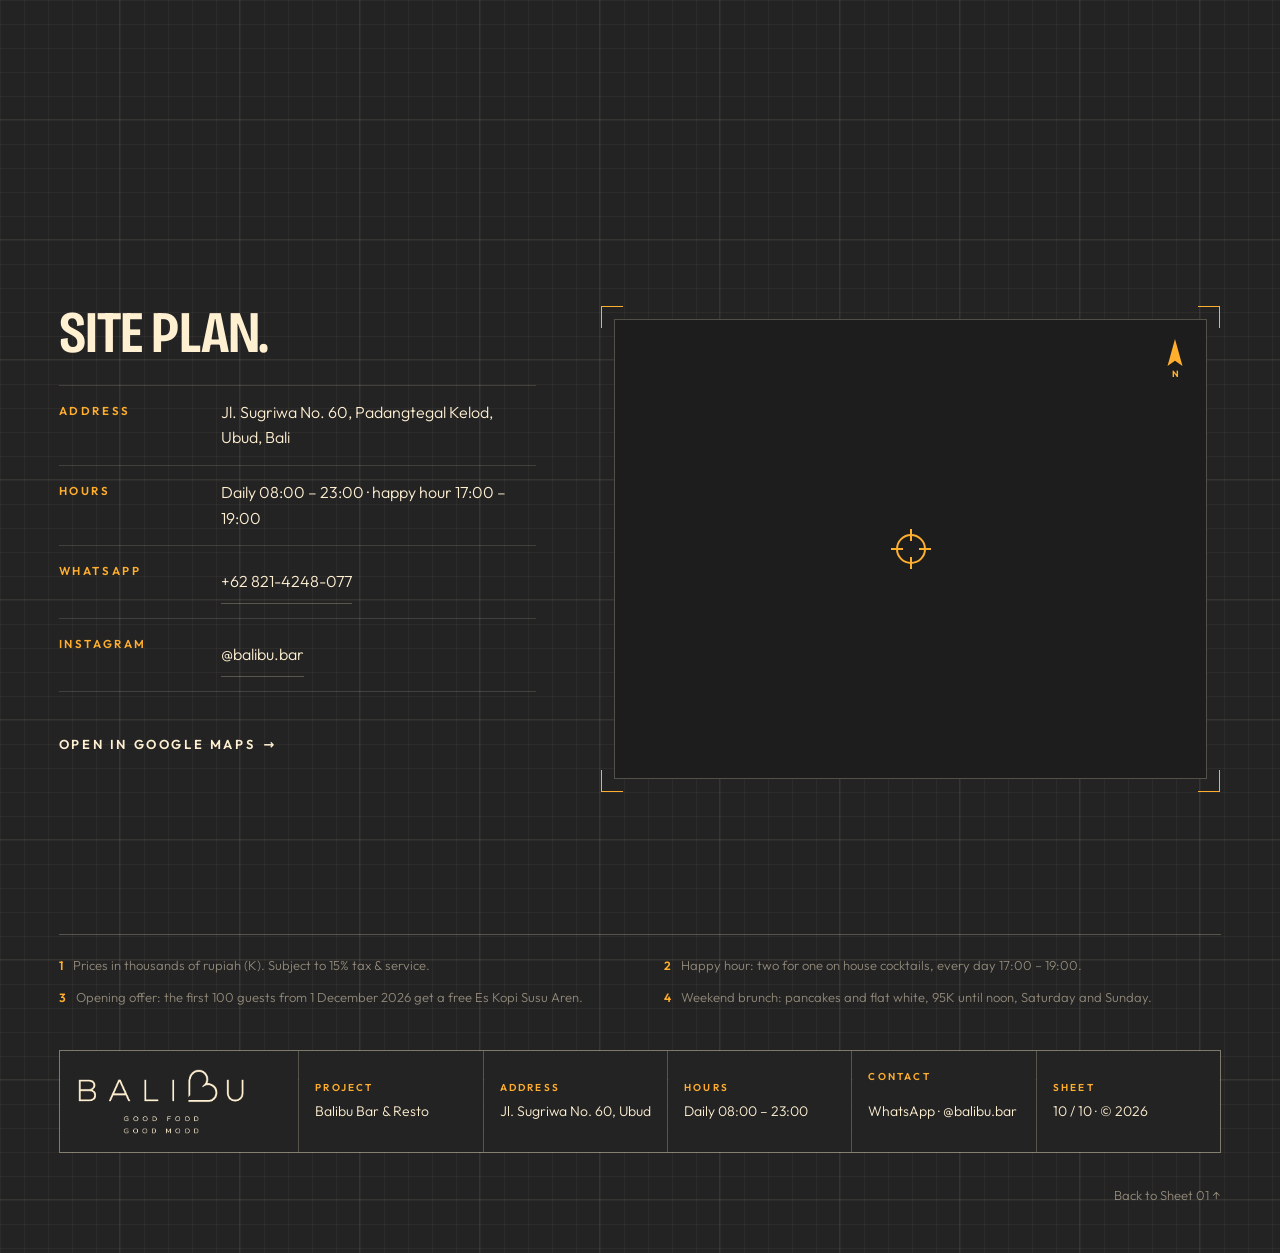
<file: s07/index.html>
<!doctype html>
<html lang="en">
<head>
<meta charset="utf-8">
<meta name="viewport" content="width=device-width, initial-scale=1, viewport-fit=cover">
<title>Balibu Bar &amp; Resto — Ubud</title>
<meta name="description" content="Balibu Bar &amp; Resto, Ubud: the anatomy of a good burger. Smashed beef, brioche from our oven, Kintamani coffee and house cocktails on Jl. Sugriwa. Daily 08:00–23:00, opening 1 December 2026.">
<meta name="theme-color" content="#232323">
<link rel="icon" type="image/png" href="../shared/logo/wordmark-red.png">
<link rel="preload" as="image" href="../shared/img/cutw/cheese-stack-clean.webp">
<link rel="stylesheet" href="../shared/brand.css">
<link rel="stylesheet" href="style.css">
<script>document.documentElement.classList.add('js')</script>
</head>
<body>
<a class="skip" href="#main" data-i18n="skip">Skip to content</a>
<div class="gridfine" id="gridfine" aria-hidden="true"></div>

<header class="hdr" id="hdr">
  <div class="hdr__in wrap">
    <a class="hdr__logo" href="#top" aria-label="Balibu, back to top"><img src="../shared/logo/wordmark-cream.png" alt="Balibu" width="164" height="36"></a>
    <p class="hdr__sheet" aria-hidden="true"><span id="sheetNo">Sheet 01</span> · <span id="sheetName" data-i18n="s1.name">Anatomy</span></p>
    <nav class="hdr__nav" aria-label="Main">
      <a href="#opening" data-i18n="s2.name">Opening</a>
      <a href="#story" data-i18n="nav.story">Story</a>
      <a href="#menu" data-i18n="nav.menu">Menu</a>
      <a href="#combo" data-i18n="nav.combo">Combo</a>
      <a href="#happy" data-i18n="nav.happy">Happy hour</a>
      <a href="#photos" data-i18n="nav.photos">Photos</a>
      <a href="#visit" data-i18n="nav.visit">Find us</a>
    </nav>
    <div class="lang" role="group" aria-label="Language">
      <button type="button" data-lang="en" aria-pressed="true">EN</button><span aria-hidden="true">/</span><button type="button" data-lang="id" aria-pressed="false">ID</button>
    </div>
    <a class="hdr__cta" href="#book" data-i18n="nav.book">Book a table</a>
    <button class="burger" type="button" aria-expanded="false" aria-controls="drawer" aria-label="Open navigation"><span></span><span></span><span></span></button>
  </div>
</header>

<div class="drawer" id="drawer" hidden>
  <nav aria-label="Mobile">
    <a href="#top"><small>01</small><span data-i18n="s1.name">Anatomy</span></a>
    <a href="#opening"><small>02</small><span data-i18n="s2.name">Opening</span></a>
    <a href="#story"><small>03</small><span data-i18n="nav.story">Story</span></a>
    <a href="#menu"><small>04</small><span data-i18n="nav.menu">Menu</span></a>
    <a href="#combo"><small>05</small><span data-i18n="nav.combo">Combo</span></a>
    <a href="#happy"><small>06</small><span data-i18n="nav.happy">Happy hour</span></a>
    <a href="#photos"><small>07</small><span data-i18n="nav.photos">Photos</span></a>
    <a href="#book"><small>08</small><span data-i18n="nav.book">Book a table</span></a>
    <a href="#visit"><small>09</small><span data-i18n="nav.visit">Find us</span></a>
  </nav>
</div>

<main id="main">

<!-- SHEET 01 — ANATOMY -->
<section class="anat" id="top" data-sheet="01" data-sheet-key="s1.name" aria-labelledby="hero-title">
  <div class="wrap anat__grid">
    <div class="anat__text">
      <div class="anat__intro">
        <p class="label"><span class="y">Sheet 01</span> · Fig. 00 · Balibu Smash</p>
        <h1 class="h1" id="hero-title"><span class="ln"><span data-i18n="hero.t1">Anatomy of</span></span> <span class="ln"><span data-i18n="hero.t2">a good burger</span></span></h1>
        <p class="anat__sub" data-i18n="hero.sub">Balibu Smash — 95K. Every layer, labelled.</p>
        <p class="lead" data-i18n="hero.lead">Burgers smashed to order, Kintamani coffee and house cocktails. Ubud, opening 1 December.</p>
        <div class="cta">
          <a class="btn" href="#menu" data-i18n="hero.cta">See the menu</a>
          <a class="btn-ghost" href="#visit"><span data-i18n="nav.visit">Find us</span> <span aria-hidden="true">→</span></a>
        </div>
        <p class="anat__meta">Jl. Sugriwa No. 60, Padangtegal Kelod, Ubud · <span data-i18n="hours.short">Daily 08:00 – 23:00</span></p>
      </div>
      <ol class="layers" id="layers">
        <li class="layer" data-co="0"><span class="layer__no">01</span><h2 class="layer__t" data-i18n="l1.t">Brioche bun</h2><p data-i18n="l1.p">Baked in our own oven every day. Soft inside, a shine on top, toasted on the plate before it meets the beef.</p></li>
        <li class="layer" data-co="1"><span class="layer__no">02</span><h2 class="layer__t" data-i18n="l2.t">Cheddar</h2><p data-i18n="l2.p">Laid on the patties while they are still on the hot plate, so it melts into every edge.</p></li>
        <li class="layer" data-co="2"><span class="layer__no">03</span><h2 class="layer__t" data-i18n="l3.t">Double smashed beef</h2><p data-i18n="l3.p">Two beef patties, smashed to order. Pressed thin on a very hot plate for a dark, crisp crust.</p></li>
        <li class="layer" data-co="3"><span class="layer__no">04</span><h2 class="layer__t" data-i18n="l4.t">House sauce</h2><p data-i18n="l4.p">Our own recipe, with pickles for a sharp bite. Ask for extra; everyone does.</p></li>
      </ol>
    </div>
    <div class="anat__pin">
      <figure class="stage" id="stage" aria-label="Diagram of the Balibu Smash with four labelled layers">
        <img class="stage__img" src="../shared/img/cutw/cheese-stack-clean.webp" alt="A double cheeseburger with melted cheddar on a dark brioche bun" width="1000" height="967" fetchpriority="high">
        <svg class="stage__svg" viewBox="0 0 1400 1000" aria-hidden="true">
          <g class="co-line" data-i="0"><polyline points="280,110 330,110 680,136"/><circle cx="680" cy="136" r="7"/></g>
          <g class="co-line" data-i="1"><polyline points="280,500 330,500 530,486"/><circle cx="530" cy="486" r="7"/></g>
          <g class="co-line" data-i="2"><polyline points="1100,372 1060,372 805,548"/><circle cx="805" cy="548" r="7"/></g>
          <g class="co-line" data-i="3"><polyline points="1100,742 1060,742 920,682"/><circle cx="920" cy="682" r="7"/></g>
        </svg>
        <div class="co co--l" data-i="0" style="--x:19.4%;--y:11%"><b><i>1</i><span data-i18n="l1.t">Brioche bun</span></b><span data-i18n="l1.s">from our oven</span></div>
        <div class="co co--l" data-i="1" style="--x:19.4%;--y:50%"><b><i>2</i><span data-i18n="l2.t">Cheddar</span></b><span data-i18n="l2.s">melted on the plate</span></div>
        <div class="co co--r" data-i="2" style="--x:79.1%;--y:37.2%"><b><i>3</i><span data-i18n="l3.t">Double smashed beef</span></b><span data-i18n="l3.s">smashed to order</span></div>
        <div class="co co--r" data-i="3" style="--x:79.1%;--y:74.2%"><b><i>4</i><span data-i18n="l4.t">House sauce</span></b><span data-i18n="l4.s">with pickles</span></div>
        <figcaption class="stage__cap"><span>Fig. 00</span> <span data-i18n="hero.cap">Balibu Smash, elevation view. Not to scale; appetite may vary.</span></figcaption>
      </figure>
      <div class="ruler" aria-hidden="true"><i id="rulerFill"></i><span>00</span><span>01</span><span>02</span><span>03</span><span>04</span></div>
    </div>
  </div>
</section>

<!-- SHEET 02 — OPENING -->
<section class="sheet wrap" id="opening" data-sheet="02" data-sheet-key="s2.name" aria-labelledby="open-title">
  <div class="sheet__head rv"><span class="y">Sheet 02</span><span data-i18n="s2.name">Opening</span><span class="sheet__rule"></span><span data-i18n="s2.meta">Date · offer</span></div>
  <div class="open__grid">
    <div class="open__left">
      <h2 class="h2 rv" id="open-title" data-i18n="open.title">We open 1 December 2026.</h2>
      <p class="lead rv" data-i18n="open.line">The first 100 guests get a free Es Kopi Susu Aren.</p>
      <div class="dim rv" aria-hidden="true"><i></i><span><b class="count" data-to="100">100</b> <em data-i18n="open.guests">guests</em></span><i></i></div>
      <p class="open__days rv" id="countdown" aria-live="polite"></p>
    </div>
    <figure class="open__fig rv">
      <img src="../shared/img/cutw/kopi-susu.webp" alt="Two glasses of Es Kopi Susu Aren seen from above" width="747" height="1000" loading="lazy">
      <svg viewBox="0 0 500 400" aria-hidden="true" class="open__svg"><polyline class="draw" points="120,112 270,34 318,34"/><circle cx="120" cy="112" r="5"/></svg>
      <figcaption class="open__co"><b>Es Kopi Susu Aren</b><span data-i18n="open.ing">espresso, milk, palm sugar, ice</span><span class="open__price"><s>40K</s> <em data-i18n="open.free">free</em><sup>3</sup></span></figcaption>
    </figure>
  </div>
</section>

<!-- SHEET 03 — SPEC / STORY -->
<section class="sheet wrap" id="story" data-sheet="03" data-sheet-key="s3.name" aria-labelledby="story-title">
  <div class="sheet__head rv"><span class="y">Sheet 03</span><span data-i18n="s3.name">Specification</span><span class="sheet__rule"></span><span data-i18n="s3.meta">About the place</span></div>
  <div class="spec__grid">
    <div>
      <h2 class="h2 rv" id="story-title" data-i18n="story.title">A bar and kitchen, drawn up properly.</h2>
      <p class="lead rv" data-i18n="story.p">Balibu sits on Jl. Sugriwa, a few minutes from the centre of Ubud. Coffee from eight, burgers all day, cocktails until late. We kept the brief short: good food, good mood.</p>
      <table class="spec rv">
        <caption class="sr" data-i18n="story.cap">Balibu specification</caption>
        <tbody>
          <tr><th scope="row" data-i18n="spec.k1">Kitchen</th><td data-i18n="spec.v1">Beef patties smashed to order, brioche from our oven</td></tr>
          <tr><th scope="row" data-i18n="spec.k2">Coffee</th><td data-i18n="spec.v2">Kintamani arabica, roasted in Bali</td></tr>
          <tr><th scope="row" data-i18n="spec.k3">Bar</th><td data-i18n="spec.v3">House cocktails, Balinese arak, local craft IPA</td></tr>
          <tr><th scope="row" data-i18n="spec.k4">Hours</th><td data-i18n="hours.short">Daily 08:00 – 23:00</td></tr>
          <tr><th scope="row" data-i18n="spec.k5">Location</th><td>Jl. Sugriwa No. 60, Padangtegal Kelod, Ubud</td></tr>
        </tbody>
      </table>
    </div>
    <div class="plates">
      <figure class="plate plate--a rv"><img src="../shared/img/hero-friends.jpg" alt="A guest holding two burgers" width="1400" height="935" loading="lazy"><figcaption><span>Plate A</span> <span data-i18n="story.pa">Two burgers, one guest</span></figcaption></figure>
      <figure class="plate plate--b rv"><img src="../shared/img/hero-bartender.jpg" alt="Three house cocktails on a dark bar" width="1067" height="1600" loading="lazy"><figcaption><span>Plate B</span> <span data-i18n="story.pb">The bar after six</span></figcaption></figure>
    </div>
  </div>
</section>

<!-- SHEET 04 — MENU -->
<section class="sheet wrap" id="menu" data-sheet="04" data-sheet-key="s4.name" aria-labelledby="menu-title">
  <div class="sheet__head rv"><span class="y">Sheet 04</span><span data-i18n="s4.name">Menu</span><span class="sheet__rule"></span><span data-i18n="s4.meta">Fig. 01 – 08 · prices in K¹</span></div>
  <div class="menu__top">
    <h2 class="h2 rv" id="menu-title" data-i18n="menu.title">Bill of materials.</h2>
    <div class="filters rv" role="group" aria-label="Filter the menu">
      <button type="button" class="chip" data-f="all" aria-pressed="true" data-i18n="f.all">All</button>
      <button type="button" class="chip" data-f="signature" aria-pressed="false" data-i18n="f.sig">Signature</button>
      <button type="button" class="chip" data-f="local" aria-pressed="false" data-i18n="f.local">Local</button>
      <button type="button" class="chip" data-f="veg" aria-pressed="false" data-i18n="f.veg">Veg</button>
      <span class="filters__n" id="filterN" aria-live="polite"></span>
    </div>
  </div>
  <div class="figs" id="figs"></div>
</section>

<!-- SHEET 05 — COMBO -->
<section class="sheet wrap" id="combo" data-sheet="05" data-sheet-key="s5.name" aria-labelledby="combo-title">
  <div class="sheet__head rv"><span class="y">Sheet 05</span><span data-i18n="s5.name">Smash Combo</span><span class="sheet__rule"></span><span data-i18n="s5.meta">Fig. 09 · exploded view</span></div>
  <h2 class="h2 rv" id="combo-title" data-i18n="combo.title">Anatomy of a combo.</h2>
  <div class="xpl" id="xpl">
    <svg class="xpl__axis" viewBox="0 0 1200 40" preserveAspectRatio="none" aria-hidden="true"><line class="draw" x1="0" y1="20" x2="1200" y2="20"/></svg>
    <figure class="xpart rv" style="--d:.0s">
      <div class="xpart__img"><img src="../shared/img/cutw/smash-ketchup.webp" alt="A smashed cheeseburger" width="947" height="697" loading="lazy"></div>
      <figcaption><span class="xpart__no">A</span><b>Balibu Smash</b><span data-i18n="combo.a">double smashed beef, cheddar, pickles, house sauce</span><em><b class="count" data-to="95">95</b>K</em></figcaption>
    </figure>
    <span class="xplus" aria-hidden="true">+</span>
    <figure class="xpart rv" style="--d:.12s">
      <div class="xpart__img xpart__img--detail"><img src="../shared/img/t/fries.jpg" alt="Hand-cut fries" width="300" height="300" loading="lazy"><span class="detail-tag" data-i18n="combo.detail">Detail B</span></div>
      <figcaption><span class="xpart__no">B</span><b data-i18n="combo.fries">Hand-cut fries</b><span data-i18n="combo.b">sea salt, rosemary, garlic aioli</span><em><b class="count" data-to="38">38</b>K</em></figcaption>
    </figure>
    <span class="xplus" aria-hidden="true">+</span>
    <figure class="xpart rv" style="--d:.24s">
      <div class="xpart__img"><img src="../shared/img/cutw/iced-tea.webp" alt="Iced lemon tea" width="815" height="378" loading="lazy"></div>
      <figcaption><span class="xpart__no">C</span><b data-i18n="combo.tea">Iced lemon tea</b><span data-i18n="combo.c">black tea, lemon, cane sugar</span><em><b class="count" data-to="32">32</b>K</em></figcaption>
    </figure>
  </div>
  <div class="total rv">
    <div class="total__dim" aria-hidden="true"><i></i><span data-i18n="combo.all">All three</span><i></i></div>
    <div class="total__row">
      <p class="total__was"><span data-i18n="combo.sum">A + B + C =</span> <s>165K</s></p>
      <p class="total__now"><b class="count" data-to="125">125</b>K</p>
    </div>
    <p class="total__note" data-i18n="combo.note">Every day, dine in or take away. Weekend brunch⁴: pancakes and flat white, 95K until noon.</p>
  </div>
</section>

<!-- SHEET 06 — HAPPY HOUR -->
<section class="sheet wrap" id="happy" data-sheet="06" data-sheet-key="s6.name" aria-labelledby="happy-title">
  <div class="sheet__head rv"><span class="y">Sheet 06</span><span data-i18n="s6.name">Happy hour</span><span class="sheet__rule"></span><span>17:00 – 19:00²</span></div>
  <div class="hh__grid">
    <div>
      <h2 class="h2 rv" id="happy-title" data-i18n="happy.title">Two for one, explained.</h2>
      <p class="lead rv" data-i18n="happy.line">Two for one on house cocktails, every day 17:00 – 19:00.</p>
      <ol class="steps rv">
        <li><span>01</span><span data-i18n="happy.s1">Order a house cocktail between 17:00 and 19:00.</span></li>
        <li><span>02</span><span data-i18n="happy.s2">We pour a second one, on us.</span></li>
        <li><span>03</span><span data-i18n="happy.s3">Hand it to a friend. Or don't.</span></li>
      </ol>
    </div>
    <div class="eq rv" aria-label="One cocktail plus one cocktail equals the price of one">
      <img src="../shared/img/cutw/margarita.webp" alt="" width="482" height="823" loading="lazy">
      <span class="eq__op" aria-hidden="true">+</span>
      <img class="eq__ghost" src="../shared/img/cutw/margarita.webp" alt="" width="482" height="823" loading="lazy">
      <span class="eq__op" aria-hidden="true">=</span>
      <span class="eq__res" aria-hidden="true"><b>1×</b><small data-i18n="happy.pay">you pay</small></span>
    </div>
  </div>
  <div class="tl rv" id="timeline">
    <div class="tl__head"><span data-i18n="happy.now">Now in Ubud</span> <b id="nowTime">--:--</b> <span id="nowStatus" class="tl__status" aria-live="polite"></span></div>
    <div class="tl__bar" aria-hidden="true">
      <div class="tl__win"><span>2 × 1</span></div>
      <div class="tl__now" id="nowMark"><i></i></div>
    </div>
    <div class="tl__ticks" aria-hidden="true" id="ticks"></div>
  </div>
</section>

<!-- SHEET 07 — SITE PHOTOS -->
<section class="sheet wrap" id="photos" data-sheet="07" data-sheet-key="s7.name" aria-labelledby="photos-title">
  <div class="sheet__head rv"><span class="y">Sheet 07</span><span data-i18n="s7.name">Site photos</span><span class="sheet__rule"></span><span data-i18n="s7.meta">Tap to enlarge</span></div>
  <h2 class="h2 rv" id="photos-title" data-i18n="photos.title">Field notes.</h2>
  <div class="contact" id="contact">
    <button type="button" class="frame rv" data-cap="photos.c1"><img src="../shared/img/night-burger.jpg" alt="A cheeseburger under warm evening lights" width="1067" height="1600" loading="lazy"><span class="frame__no">07-A</span></button>
    <button type="button" class="frame rv" data-cap="photos.c2"><img src="../shared/img/hero-party.jpg" alt="Rows of coupe glasses with cherries on a bar" width="1067" height="1600" loading="lazy"><span class="frame__no">07-B</span></button>
    <button type="button" class="frame rv" data-cap="photos.c3"><img src="../shared/img/grill.jpg" alt="Cheeseburger patties on a grill" width="1400" height="933" loading="lazy"><span class="frame__no">07-C</span></button>
    <button type="button" class="frame rv" data-cap="photos.c4"><img src="../shared/img/hero-ubud.jpg" alt="Rice terraces near Ubud" width="1400" height="1050" loading="lazy"><span class="frame__no">07-D</span></button>
    <button type="button" class="frame rv" data-cap="photos.c5"><img src="../shared/img/friends-burgers.jpg" alt="Two friends sharing a plate of burgers" width="1067" height="1600" loading="lazy"><span class="frame__no">07-E</span></button>
    <button type="button" class="frame rv" data-cap="photos.c6"><img src="../shared/img/hero-barista.jpg" alt="A cafe entrance with a barista inside" width="1200" height="1600" loading="lazy"><span class="frame__no">07-F</span></button>
  </div>
  <dialog class="lb" id="lb" aria-label="Photo">
    <figure><img id="lbImg" src="../shared/img/night-burger.jpg" alt=""><figcaption id="lbCap"></figcaption></figure>
    <button type="button" class="lb__x" id="lbX" aria-label="Close photo">×</button>
  </dialog>
</section>

<!-- SHEET 08 — REQUEST FORM -->
<section class="sheet wrap" id="book" data-sheet="08" data-sheet-key="s8.name" aria-labelledby="book-title">
  <div class="sheet__head rv"><span class="y">Sheet 08</span><span data-i18n="s8.name">Request form</span><span class="sheet__rule"></span><span data-i18n="s8.meta">Table booking</span></div>
  <div class="book__grid">
    <div>
      <h2 class="h2 rv" id="book-title" data-i18n="book.title">Reserve a table.</h2>
      <p class="lead rv" data-i18n="book.lead">Fill in four fields and we will keep a table for you. Walk-ins are always welcome.</p>
    </div>
    <form class="form rv" id="bookForm" novalidate>
      <div class="fld"><label for="f-name"><i>F1</i><span data-i18n="book.name">Name</span></label><input id="f-name" name="name" autocomplete="name" required maxlength="60"></div>
      <div class="fld"><label for="f-phone"><i>F2</i><span data-i18n="book.phone">WhatsApp number</span></label><input id="f-phone" name="phone" type="tel" inputmode="tel" autocomplete="tel" required maxlength="20" placeholder="+62"></div>
      <div class="fld fld--h"><label for="f-date"><i>F3</i><span data-i18n="book.date">Date</span></label><input id="f-date" name="date" type="date" required min="2026-12-01"></div>
      <div class="fld fld--h"><label for="f-time"><i>F4</i><span data-i18n="book.time">Time</span></label><select id="f-time" name="time" required></select></div>
      <div class="fld fld--h"><label for="f-guests"><i>F5</i><span data-i18n="book.guests">Guests</span></label><select id="f-guests" name="guests"></select></div>
      <div class="fld fld--h fld--btn"><button class="btn" type="submit" data-i18n="book.send">Submit request</button></div>
      <p class="form__err" id="formErr" role="alert"></p>
    </form>
    <div class="done" id="bookDone" hidden tabindex="-1">
      <p class="label"><span class="y" data-i18n="book.doneK">Request logged</span> · <span id="doneRef"></span></p>
      <p class="done__t" id="doneTitle"></p>
      <p class="lead" data-i18n="book.doneNote">This page is a preview, so nothing was sent yet. To book for real, message us on WhatsApp.</p>
      <div class="cta"><a class="btn" href="https://wa.me/628214248077" target="_blank" rel="noopener">WhatsApp</a><button type="button" class="btn-ghost" id="bookAgain" data-i18n="book.again">New request</button></div>
    </div>
  </div>
</section>

<!-- SHEET 09 — LOCATION -->
<section class="sheet wrap" id="visit" data-sheet="09" data-sheet-key="s9.name" aria-labelledby="visit-title">
  <div class="sheet__head rv"><span class="y">Sheet 09</span><span data-i18n="s9.name">Location</span><span class="sheet__rule"></span><span>Ubud, Bali</span></div>
  <div class="loc__grid">
    <div>
      <h2 class="h2 rv" id="visit-title" data-i18n="visit.title">Site plan.</h2>
      <table class="spec rv">
        <caption class="sr" data-i18n="visit.cap">Address and contacts</caption>
        <tbody>
          <tr><th scope="row" data-i18n="visit.addr">Address</th><td>Jl. Sugriwa No. 60, Padangtegal Kelod, Ubud, Bali</td></tr>
          <tr><th scope="row" data-i18n="spec.k4">Hours</th><td data-i18n="hours.long">Daily 08:00 – 23:00 · happy hour 17:00 – 19:00</td></tr>
          <tr><th scope="row">WhatsApp</th><td><a href="https://wa.me/628214248077" target="_blank" rel="noopener">+62 821-4248-077</a></td></tr>
          <tr><th scope="row">Instagram</th><td><a href="https://www.instagram.com/balibu.bar/" target="_blank" rel="noopener">@balibu.bar</a></td></tr>
        </tbody>
      </table>
      <a class="btn-ghost rv" href="https://www.google.com/maps?cid=7218141327771093343" target="_blank" rel="noopener"><span data-i18n="visit.route">Open in Google Maps</span> <span aria-hidden="true">→</span></a>
    </div>
    <div class="map rv">
      <iframe title="Map: Balibu, Jl. Sugriwa No. 60, Ubud" src="https://www.google.com/maps?cid=7218141327771093343&amp;output=embed" loading="lazy" referrerpolicy="no-referrer-when-downgrade"></iframe>
      <span class="map__c map__c--tl" aria-hidden="true"></span><span class="map__c map__c--tr" aria-hidden="true"></span><span class="map__c map__c--bl" aria-hidden="true"></span><span class="map__c map__c--br" aria-hidden="true"></span>
      <svg class="map__n" viewBox="0 0 40 56" aria-hidden="true"><path d="M20 4 L30 40 L20 33 L10 40 Z"/><text x="20" y="54">N</text></svg>
    </div>
  </div>
</section>
</main>

<footer class="foot">
  <div class="wrap">
    <ol class="notes">
      <li><sup>1</sup><span data-i18n="footnote">Prices in thousands of rupiah (K). Subject to 15% tax &amp; service.</span></li>
      <li><sup>2</sup><span data-i18n="fn2">Happy hour: two for one on house cocktails, every day 17:00 – 19:00.</span></li>
      <li><sup>3</sup><span data-i18n="fn3">Opening offer: the first 100 guests from 1 December 2026 get a free Es Kopi Susu Aren.</span></li>
      <li><sup>4</sup><span data-i18n="fn4">Weekend brunch: pancakes and flat white, 95K until noon, Saturday and Sunday.</span></li>
    </ol>
    <div class="titleblock">
      <div class="tb tb--logo"><img src="../shared/logo/lockup-cream.png" alt="Balibu — good food, good mood" width="200" height="80" loading="lazy"></div>
      <div class="tb"><small data-i18n="tb.project">Project</small><span>Balibu Bar &amp; Resto</span></div>
      <div class="tb"><small data-i18n="visit.addr">Address</small><span>Jl. Sugriwa No. 60, Ubud</span></div>
      <div class="tb"><small data-i18n="spec.k4">Hours</small><span data-i18n="hours.short">Daily 08:00 – 23:00</span></div>
      <div class="tb"><small data-i18n="tb.contact">Contact</small><span><a href="https://wa.me/628214248077" target="_blank" rel="noopener">WhatsApp</a> · <a href="https://www.instagram.com/balibu.bar/" target="_blank" rel="noopener">@balibu.bar</a></span></div>
      <div class="tb"><small data-i18n="tb.sheet">Sheet</small><span>10 / 10 · © 2026</span></div>
    </div>
    <p class="foot__top"><a href="#top" data-i18n="foot.top">Back to Sheet 01 ↑</a></p>
  </div>
</footer>

<script src="../shared/menu.js"></script>
<script src="app.js"></script>
</body>
</html>
</file>
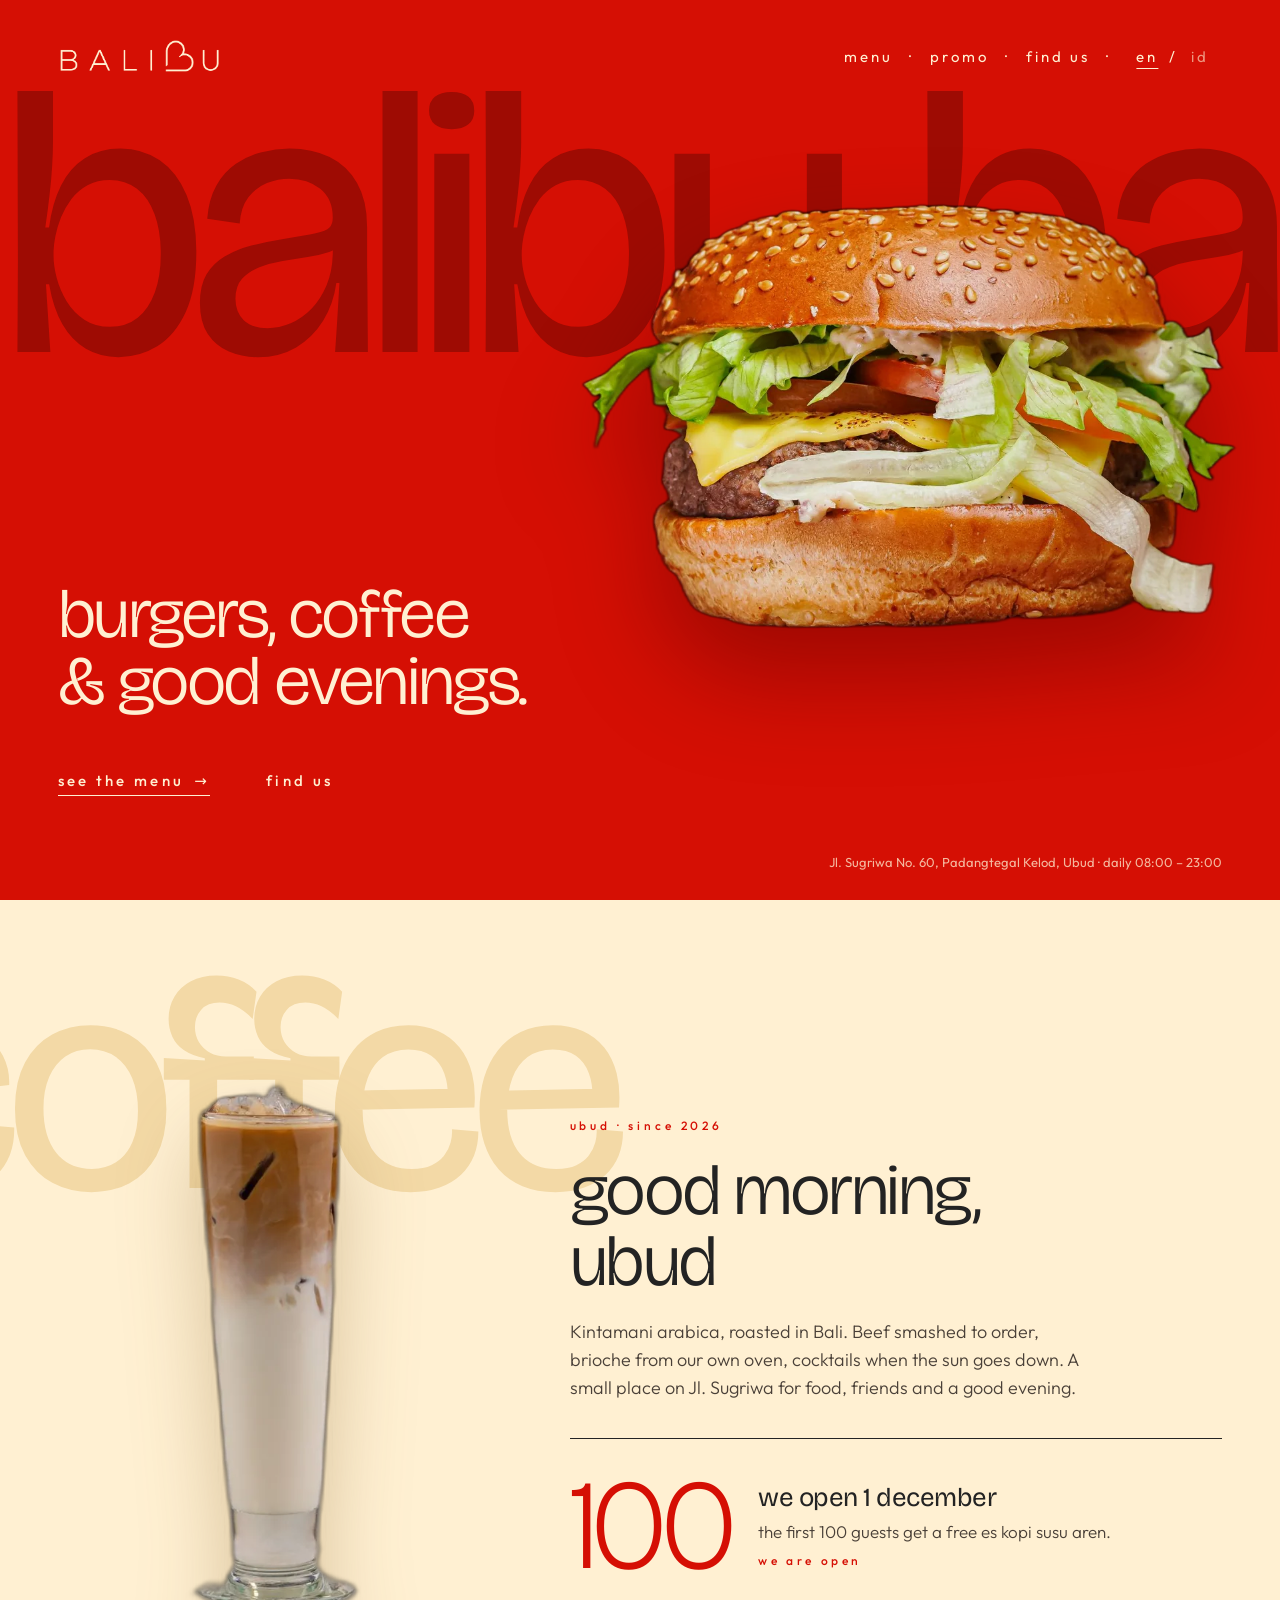
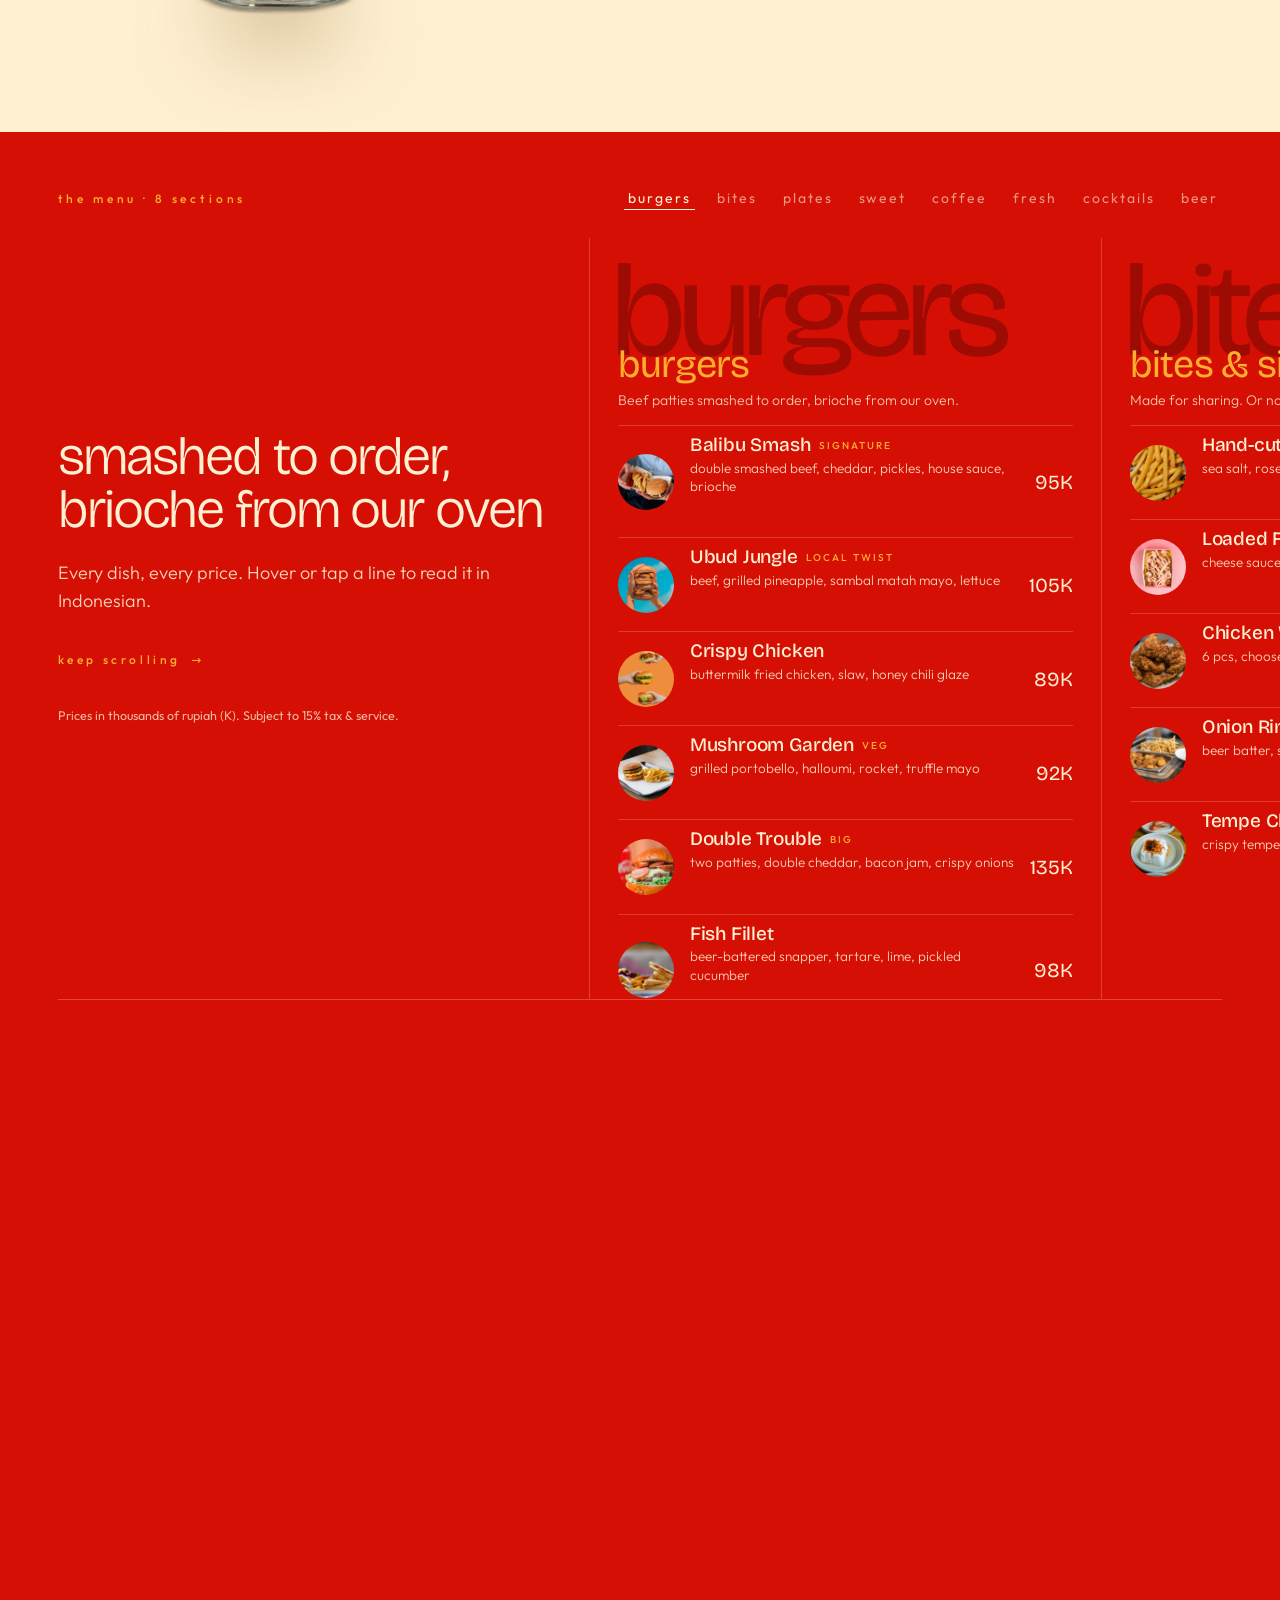
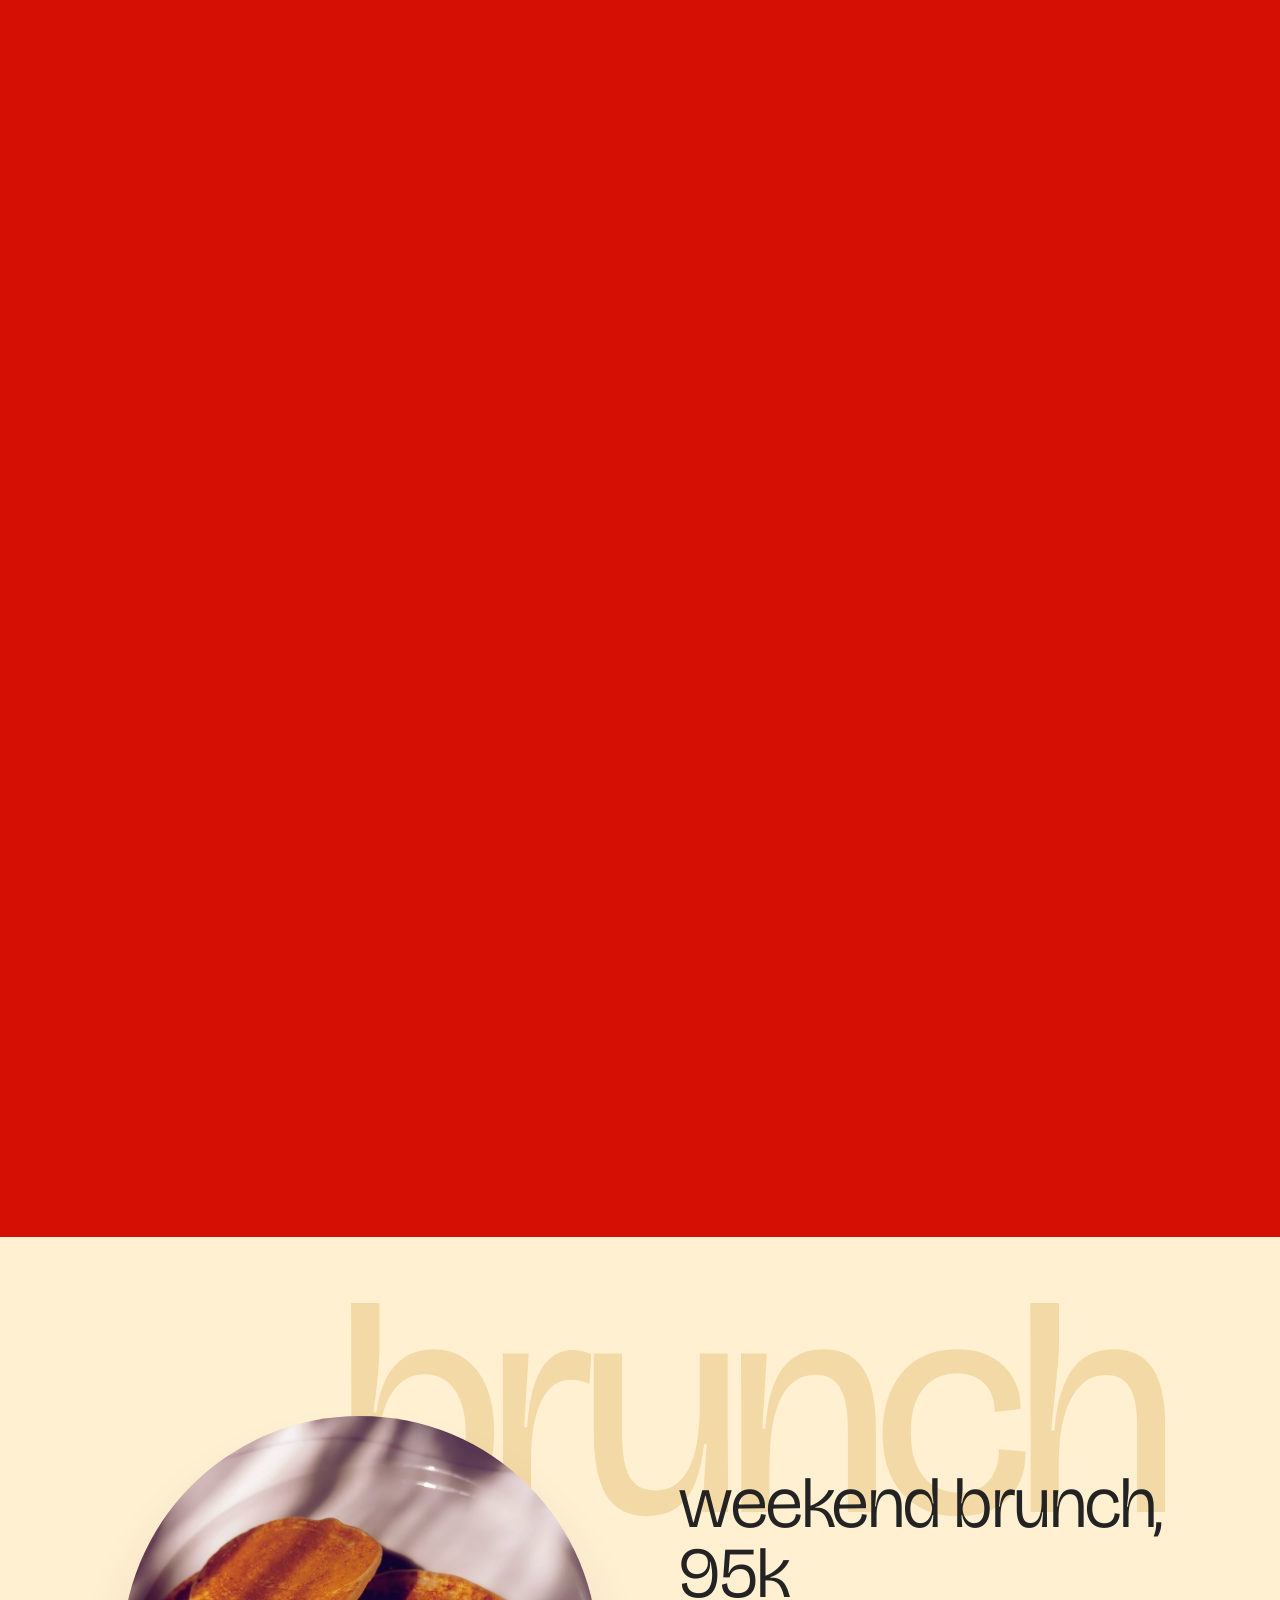
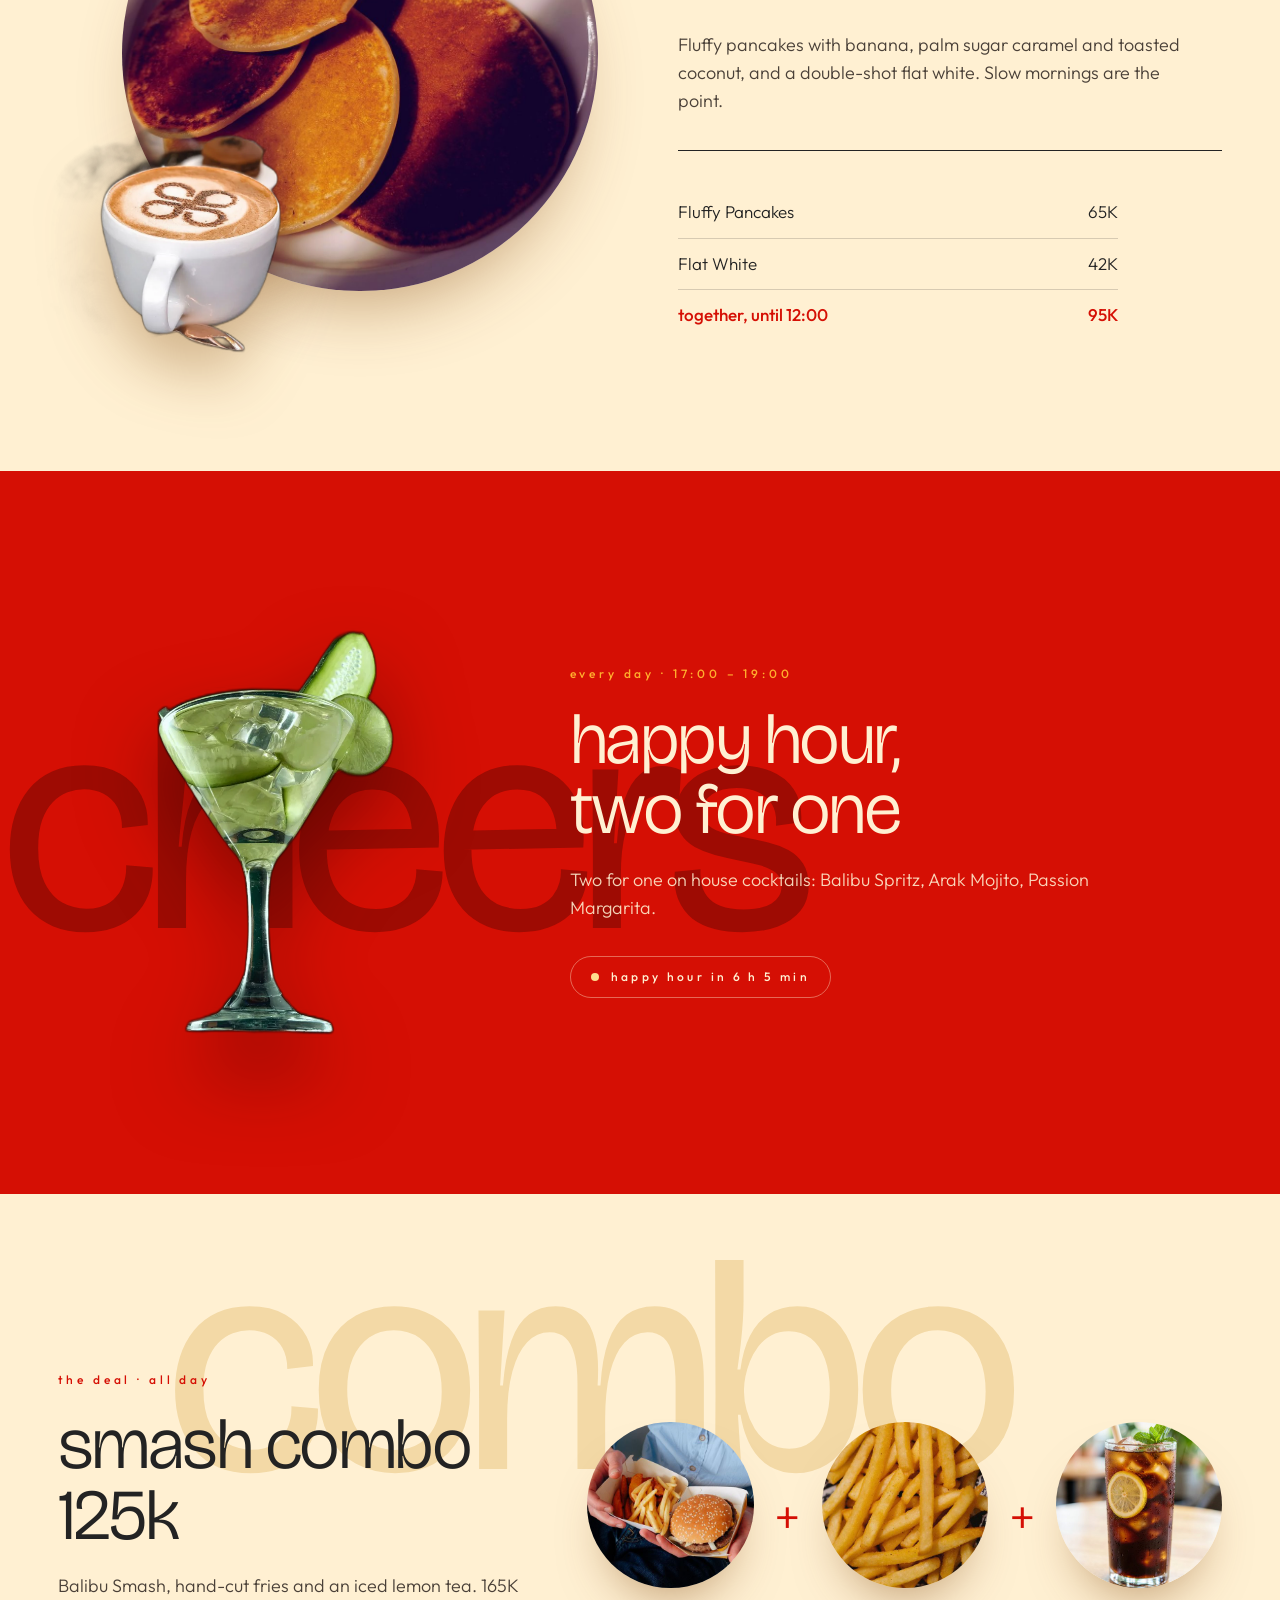
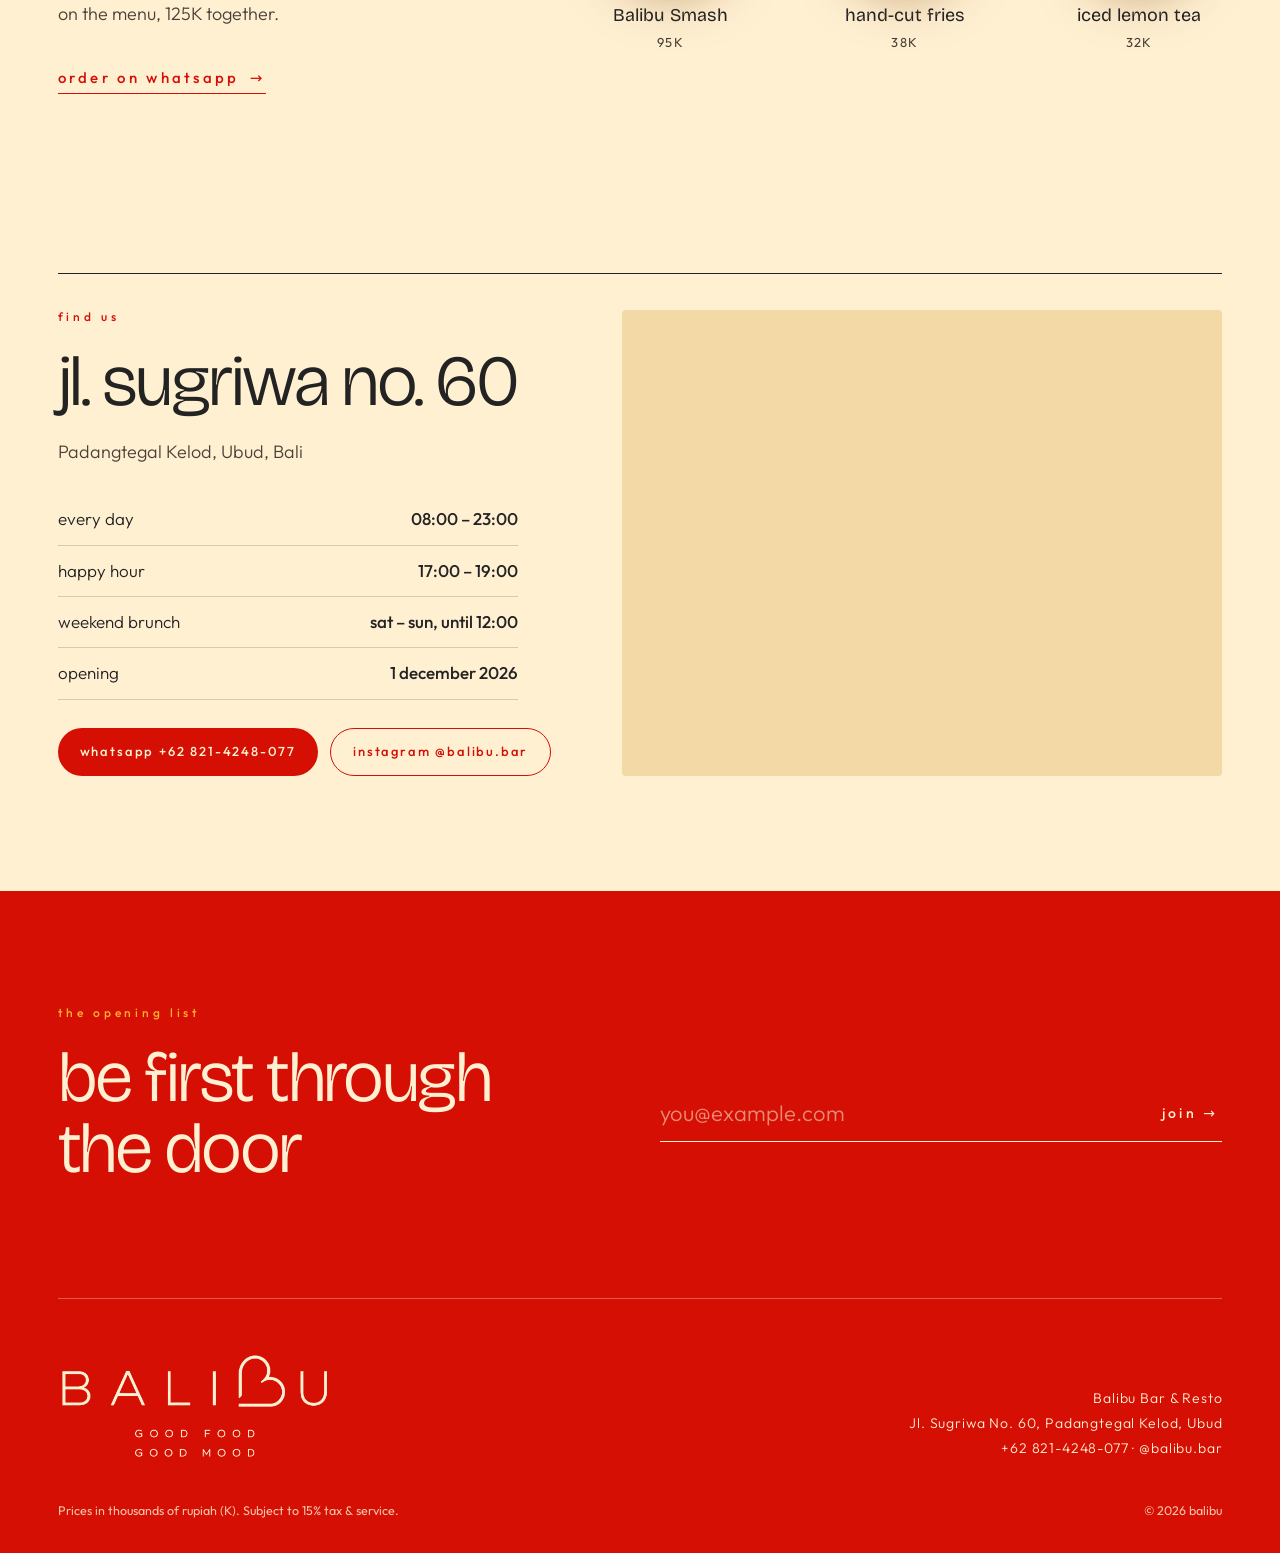
<file: s08/index.html>
<!doctype html>
<html lang="en">
<head>
<meta charset="utf-8">
<meta name="viewport" content="width=device-width, initial-scale=1, viewport-fit=cover">
<title>Balibu Bar &amp; Resto — Ubud</title>
<meta name="description" content="Balibu Bar &amp; Resto, Jl. Sugriwa No. 60, Ubud: burgers, Kintamani coffee and cocktails, daily 08:00–23:00. Opening 1 December 2026.">
<meta name="theme-color" content="#D50F04">
<link rel="icon" type="image/png" href="../shared/logo/wordmark-red.png">
<link rel="preload" href="../shared/fonts/BricolageGrotesque-wdth.woff2" as="font" type="font/woff2" crossorigin>
<link rel="stylesheet" href="../shared/brand.css">
<link rel="stylesheet" href="style.css">
<script>document.documentElement.classList.add('js')</script>
</head>
<body>
<a class="skip" href="#menu">skip to menu</a>

<header class="top">
  <div class="wrap top__in">
    <a class="top__logo" href="#hero" aria-label="Balibu — back to top"><img src="../shared/logo/wordmark-cream.png" alt="Balibu" width="1010" height="222"></a>
    <nav class="top__nav" aria-label="Main">
      <a href="#menu" data-i18n="nav.menu">menu</a><span aria-hidden="true">·</span>
      <a href="#combo" data-i18n="nav.promo">promo</a><span aria-hidden="true">·</span>
      <a href="#find" data-i18n="nav.find">find us</a><span aria-hidden="true">·</span>
      <span class="lang" role="group" aria-label="Language"><button type="button" data-lang="en" aria-pressed="true">en</button>/<button type="button" data-lang="id" aria-pressed="false">id</button></span>
    </nav>
  </div>
</header>

<nav class="dock" aria-label="Quick">
  <a href="#menu" data-i18n="nav.menu">menu</a>
  <a href="#combo" data-i18n="nav.promo">promo</a>
  <a href="#find" data-i18n="nav.find">find us</a>
  <span class="lang" role="group" aria-label="Language"><button type="button" data-lang="en" aria-pressed="true">en</button><button type="button" data-lang="id" aria-pressed="false">id</button></span>
</nav>

<main>
<!-- HERO -->
<section class="hero red" id="hero" aria-labelledby="h-hero">
  <div class="marquee hero__word" aria-hidden="true"><div class="marquee__t"><span>balibu</span><span>balibu</span><span>balibu</span><span>balibu</span></div></div>
  <div class="wrap hero__in">
    <img class="hero__cut" src="../shared/img/cutw/classic-burger.webp" alt="Balibu classic burger with cheddar, lettuce and tomato" width="1000" height="650" fetchpriority="high">
    <div class="hero__txt">
      <h1 class="hero__h light" id="h-hero" data-i18n="hero.h">burgers, coffee<br>&amp; good evenings.</h1>
      <div class="hero__cta">
        <a class="tlink" href="#menu"><span data-i18n="hero.cta">see the menu</span> →</a>
        <a class="tlink tlink--quiet" href="#find" data-i18n="hero.cta2">find us</a>
      </div>
    </div>
    <p class="hero__addr">Jl. Sugriwa No. 60, Padangtegal Kelod, Ubud · <span data-i18n="hours">daily 08:00 – 23:00</span></p>
  </div>
</section>

<!-- COFFEE / STORY + OPENING -->
<section class="cream coffee" id="story" aria-labelledby="h-coffee">
  <div class="bigword bigword--tan drift" data-drift="-0.25" aria-hidden="true">coffee</div>
  <div class="wrap coffee__in">
    <img class="coffee__cut rv" src="../shared/img/cutw/iced-latte.webp" alt="Es Kopi Susu Aren in a tall glass" width="245" height="735" loading="lazy">
    <div class="coffee__txt">
      <p class="lbl rv" data-i18n="coffee.lbl">ubud · since 2026</p>
      <h2 class="h2 light rv" id="h-coffee" data-i18n="coffee.h">good morning,<br>ubud</h2>
      <p class="p rv" data-i18n="coffee.p">Kintamani arabica, roasted in Bali. Beef smashed to order, brioche from our own oven, cocktails when the sun goes down. A small place on Jl. Sugriwa for food, friends and a good evening.</p>
      <hr class="hair rv">
      <div class="open rv">
        <p class="open__n"><span class="count" data-to="100">100</span></p>
        <div>
          <p class="open__h" data-i18n="open.h">we open 1 december</p>
          <p class="open__p" data-i18n="open.p">the first 100 guests get a free es kopi susu aren.</p>
          <p class="open__d" id="countdown"></p>
        </div>
      </div>
    </div>
  </div>
</section>

<!-- MENU: pinned horizontal on desktop -->
<section class="red hs" id="menu" aria-labelledby="h-menu">
  <div class="hs__pin">
    <div class="hs__head wrap">
      <p class="lbl" data-i18n="menu.lbl">the menu · 8 sections</p>
      <ol class="hs__idx" id="idx"></ol>
    </div>
    <div class="hs__view">
      <div class="hs__track" id="track">
        <div class="panel panel--intro">
          <h2 class="h2 light" id="h-menu" data-i18n="menu.h">smashed to order,<br>brioche from our oven</h2>
          <p class="p" data-i18n="menu.p">Every dish, every price. Hover or tap a line to read it in Indonesian.</p>
          <p class="hs__hint" aria-hidden="true"><span data-i18n="menu.hint">keep scrolling</span> <i>→</i></p>
          <p class="note" data-i18n="footnote">Prices in thousands of rupiah (K). Subject to 15% tax &amp; service.</p>
        </div>
      </div>
    </div>
    <div class="hs__bar" aria-hidden="true"><i id="bar"></i></div>
  </div>
</section>

<!-- BRUNCH -->
<section class="cream brunch" id="brunch" aria-labelledby="h-brunch">
  <div class="bigword bigword--tan drift" data-drift="0.22" aria-hidden="true">brunch</div>
  <div class="wrap brunch__in">
    <div class="brunch__pic rv" aria-hidden="true">
      <div class="disc"><img src="../shared/img/pancakes.jpg" alt="" width="1400" height="978" loading="lazy"></div>
      <img class="brunch__cup" src="../shared/img/cutw/flat-white.webp" alt="" width="672" height="635" loading="lazy">
    </div>
    <div class="brunch__txt">
      <p class="lbl rv" data-i18n="brunch.lbl">saturday &amp; sunday · until noon</p>
      <h2 class="h2 light rv" id="h-brunch" data-i18n="brunch.h">weekend brunch,<br>95k</h2>
      <p class="p rv" data-i18n="brunch.p">Fluffy pancakes with banana, palm sugar caramel and toasted coconut, and a double-shot flat white. Slow mornings are the point.</p>
      <hr class="hair rv">
      <ul class="pairs rv">
        <li><span>Fluffy Pancakes</span><span>65K</span></li>
        <li><span>Flat White</span><span>42K</span></li>
        <li><span data-i18n="brunch.together">together, until 12:00</span><span>95K</span></li>
      </ul>
    </div>
  </div>
</section>

<!-- HAPPY HOUR -->
<section class="red happy" id="happy" aria-labelledby="h-happy">
  <div class="bigword bigword--deep floaty" aria-hidden="true">cheers</div>
  <div class="wrap happy__in">
    <img class="happy__cut rv" src="../shared/img/cutw/margarita.webp" alt="Passion Margarita" width="482" height="823" loading="lazy">
    <div class="happy__txt">
      <p class="lbl rv" data-i18n="happy.lbl">every day · 17:00 – 19:00</p>
      <h2 class="h2 light rv" id="h-happy" data-i18n="happy.h">happy hour,<br>two for one</h2>
      <p class="p rv" data-i18n="happy.p">Two for one on house cocktails: Balibu Spritz, Arak Mojito, Passion Margarita.</p>
      <div class="clock rv" id="clock" aria-live="polite"></div>
    </div>
  </div>
</section>

<!-- COMBO -->
<section class="cream combo" id="combo" aria-labelledby="h-combo">
  <div class="bigword bigword--tan drift" data-drift="-0.2" aria-hidden="true">combo</div>
  <div class="wrap combo__in">
    <div class="combo__txt">
      <p class="lbl rv" data-i18n="combo.lbl">the deal · all day</p>
      <h2 class="h2 light rv" id="h-combo" data-i18n="combo.h">smash combo<br>125k</h2>
      <p class="p rv" data-i18n="combo.p">Balibu Smash, hand-cut fries and an iced lemon tea. 165K on the menu, 125K together.</p>
      <a class="tlink tlink--dark rv" href="https://wa.me/628214248077?text=Hi%20Balibu!%20One%20Smash%20Combo%20please." target="_blank" rel="noopener"><span data-i18n="combo.cta">order on whatsapp</span> →</a>
    </div>
    <ol class="trio" id="trio" aria-label="Smash Combo contents">
      <li class="rv"><span class="disc disc--s"><img src="../shared/img/t/smash-burger.jpg" alt="" width="480" height="480" loading="lazy"></span><b>Balibu Smash</b><small>95K</small></li>
      <li class="plus" aria-hidden="true">+</li>
      <li class="rv"><span class="disc disc--s"><img src="../shared/img/t/fries.jpg" alt="" width="480" height="480" loading="lazy"></span><b data-i18n="combo.fries">hand-cut fries</b><small>38K</small></li>
      <li class="plus" aria-hidden="true">+</li>
      <li class="rv"><span class="disc disc--s"><img src="../shared/img/t/iced-tea.jpg" alt="" width="480" height="480" loading="lazy"></span><b data-i18n="combo.tea">iced lemon tea</b><small>32K</small></li>
    </ol>
  </div>
</section>

<!-- FIND US -->
<section class="cream find" id="find" aria-labelledby="h-find">
  <div class="wrap">
    <hr class="hair rv">
    <div class="find__in">
      <div class="find__txt">
        <p class="lbl rv" data-i18n="find.lbl">find us</p>
        <h2 class="h2 light rv" id="h-find">jl. sugriwa no. 60</h2>
        <p class="p rv">Padangtegal Kelod, Ubud, Bali</p>
        <dl class="hours rv">
          <div><dt data-i18n="find.d1">every day</dt><dd>08:00 – 23:00</dd></div>
          <div><dt>happy hour</dt><dd>17:00 – 19:00</dd></div>
          <div><dt data-i18n="find.d3">weekend brunch</dt><dd data-i18n="find.d3v">sat – sun, until 12:00</dd></div>
          <div><dt data-i18n="find.d4">opening</dt><dd data-i18n="find.d4v">1 december 2026</dd></div>
        </dl>
        <div class="find__links rv">
          <a class="pill" href="https://wa.me/628214248077" target="_blank" rel="noopener">whatsapp +62 821-4248-077</a>
          <a class="pill pill--line" href="https://www.instagram.com/balibu.bar/" target="_blank" rel="noopener">instagram @balibu.bar</a>
        </div>
      </div>
      <div class="find__map rv">
        <iframe title="Map: Balibu, Jl. Sugriwa No. 60, Ubud" src="https://www.google.com/maps?cid=7218141327771093343&amp;output=embed" loading="lazy" referrerpolicy="no-referrer-when-downgrade"></iframe>
      </div>
    </div>
  </div>
</section>

<!-- NEWSLETTER -->
<section class="red news" id="news" aria-labelledby="h-news">
  <div class="wrap news__in">
    <div>
      <p class="lbl rv" data-i18n="news.lbl">the opening list</p>
      <h2 class="h2 light rv" id="h-news" data-i18n="news.h">be first through<br>the door</h2>
    </div>
    <form class="news__form rv" id="newsForm" novalidate>
      <label class="sr" for="email" data-i18n="news.label">email address</label>
      <div class="news__row">
        <input id="email" name="email" type="email" inputmode="email" autocomplete="email" maxlength="120" placeholder="you@example.com" required>
        <button type="submit" data-i18n="news.send">join →</button>
      </div>
      <p class="news__msg" id="newsMsg" role="status" aria-live="polite"></p>
    </form>
  </div>
</section>
</main>

<footer class="red foot">
  <div class="wrap">
    <hr class="hair">
    <div class="foot__in">
      <img class="foot__logo" src="../shared/logo/lockup-cream.png" alt="Balibu — Good food, good mood" width="1010" height="406" loading="lazy">
      <p class="foot__addr">Balibu Bar &amp; Resto<br>Jl. Sugriwa No. 60, Padangtegal Kelod, Ubud<br>+62 821-4248-077 · @balibu.bar</p>
    </div>
    <p class="foot__note"><span data-i18n="footnote">Prices in thousands of rupiah (K). Subject to 15% tax &amp; service.</span><span>© 2026 balibu</span></p>
  </div>
</footer>

<script src="../shared/menu.js"></script>
<script src="app.js"></script>
</body>
</html>
</file>
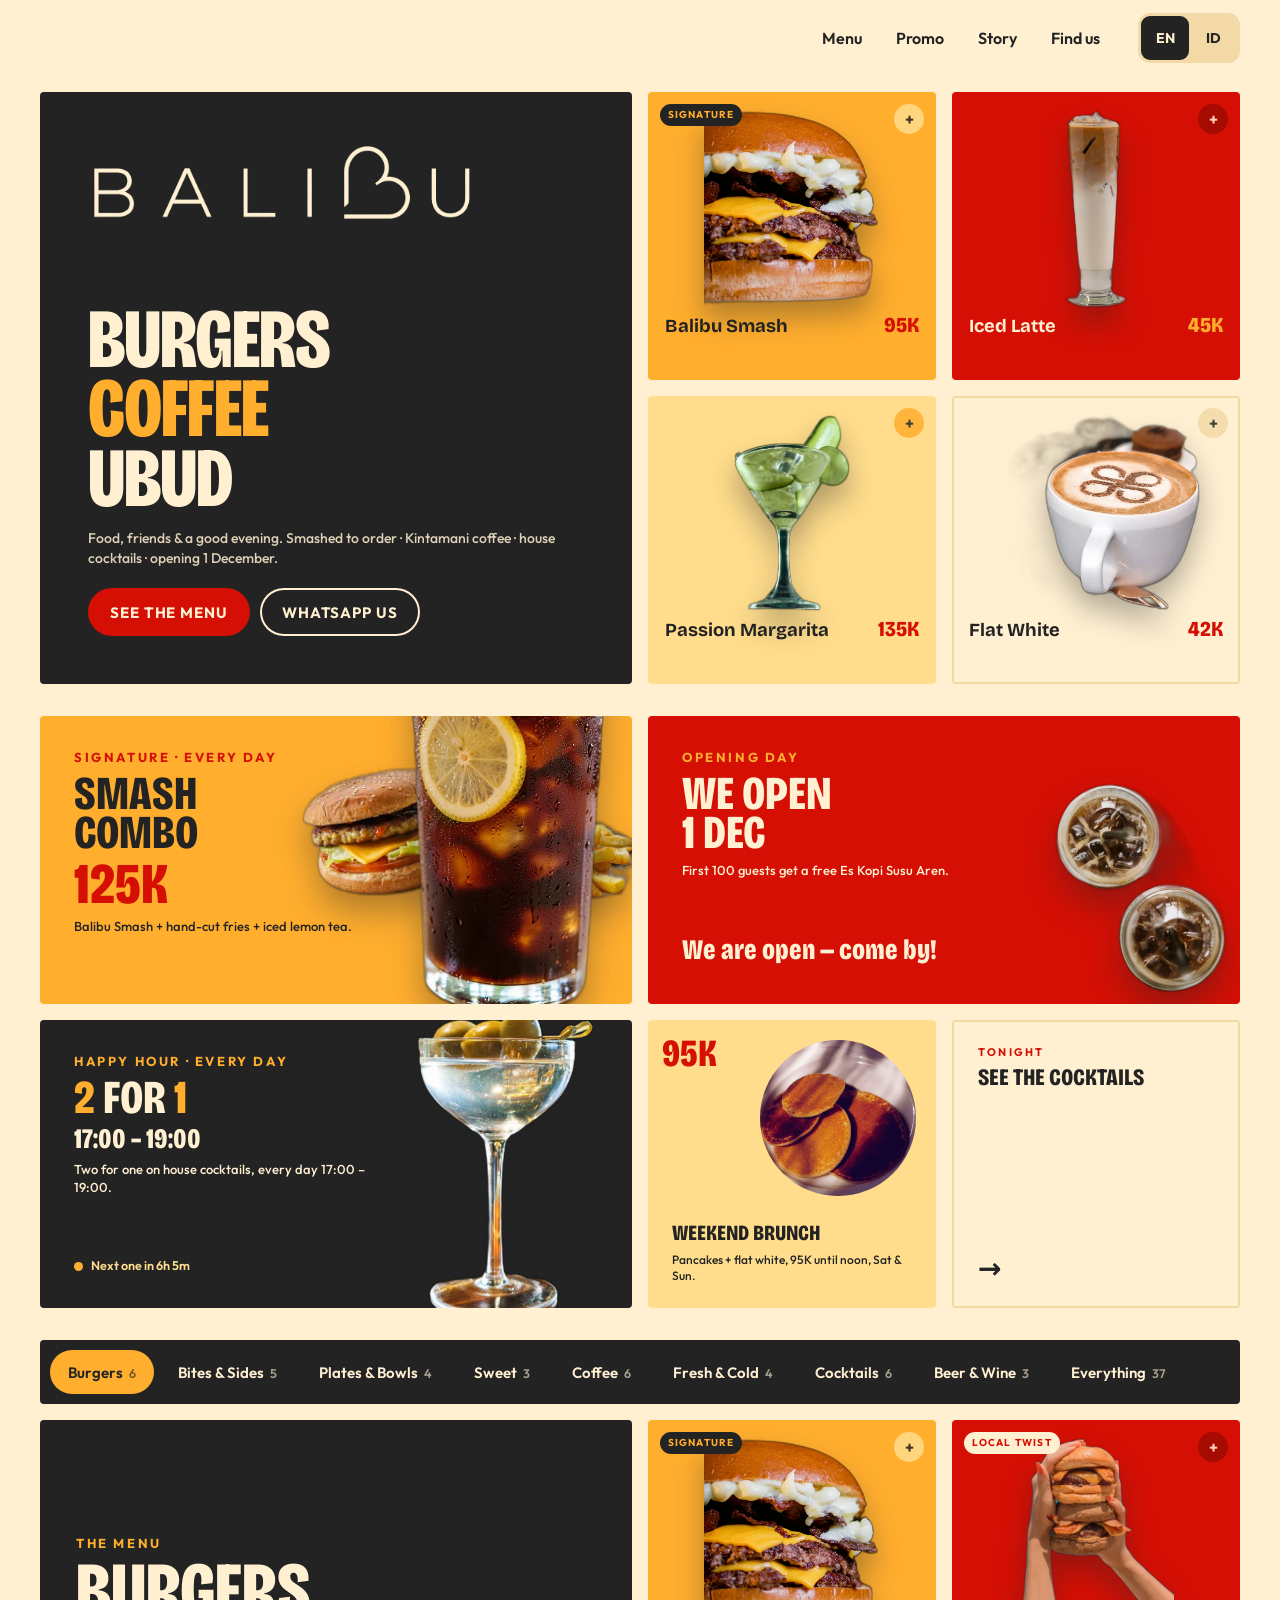
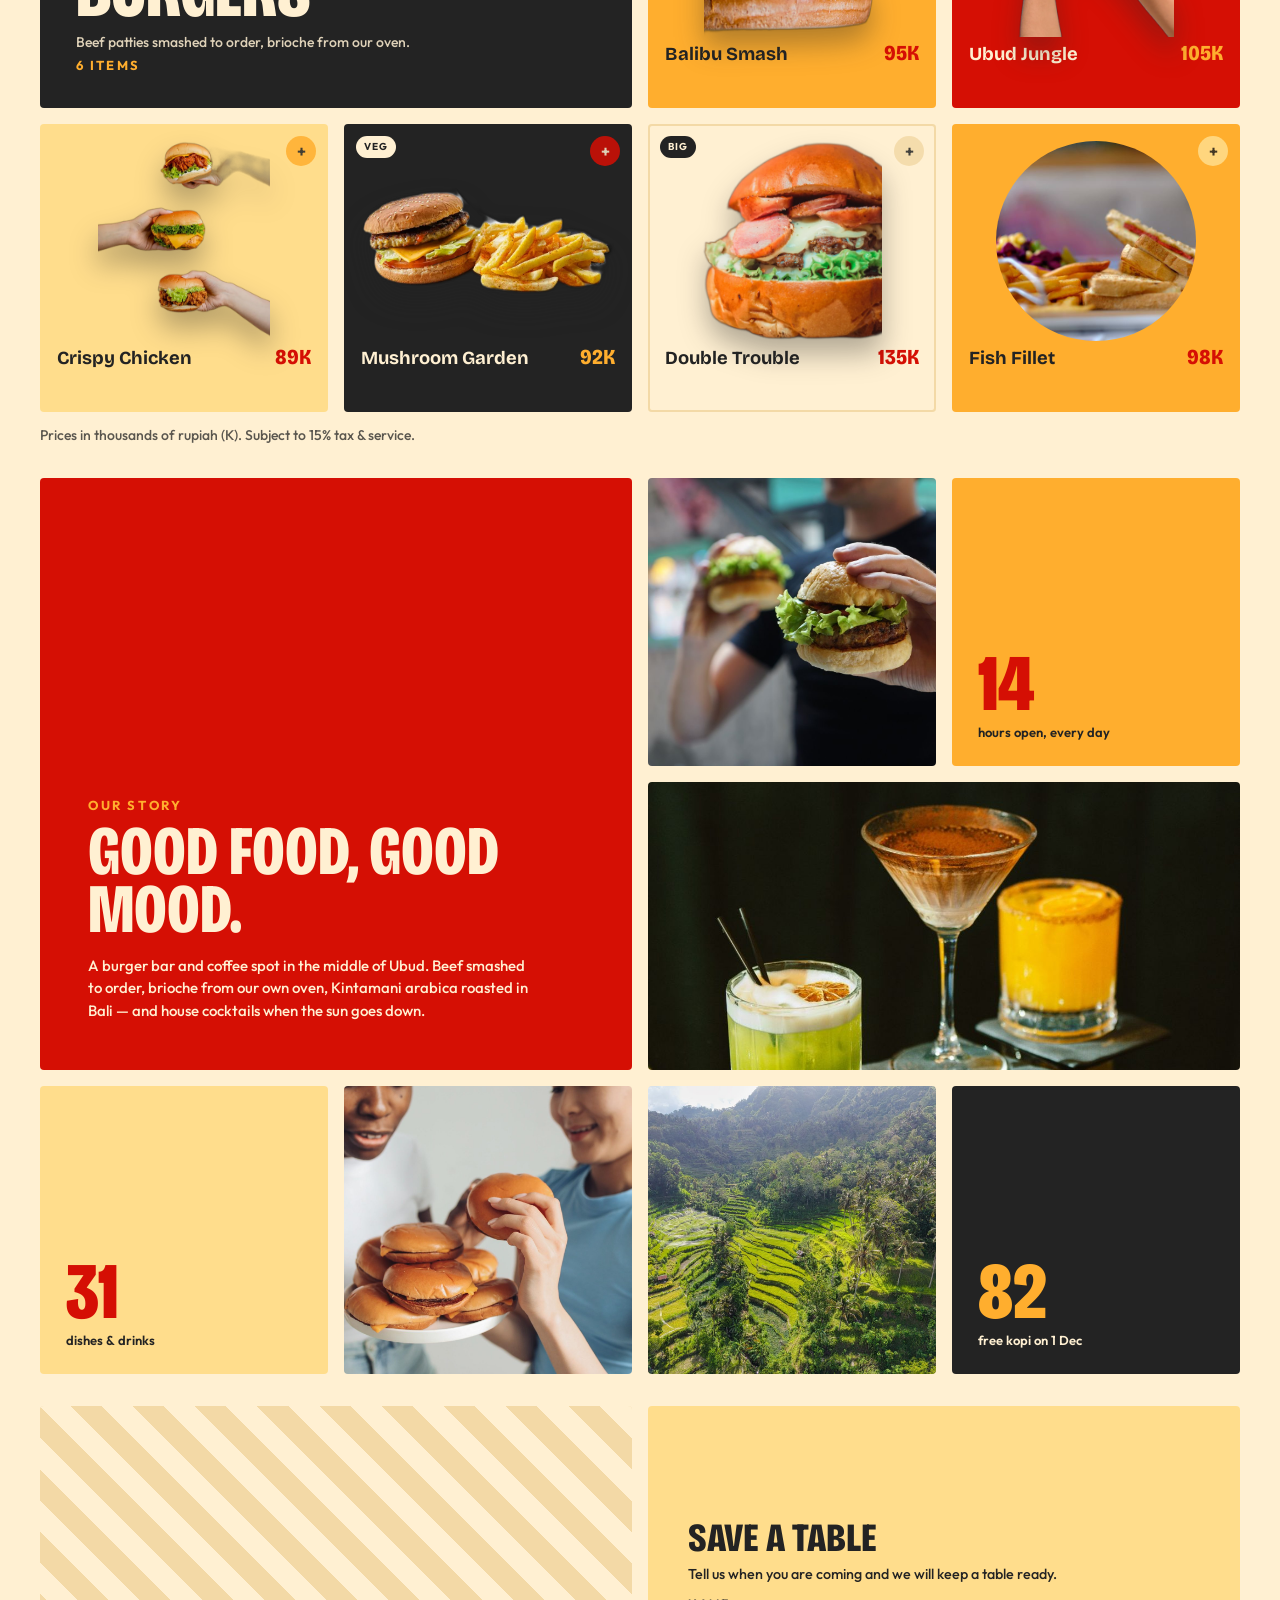
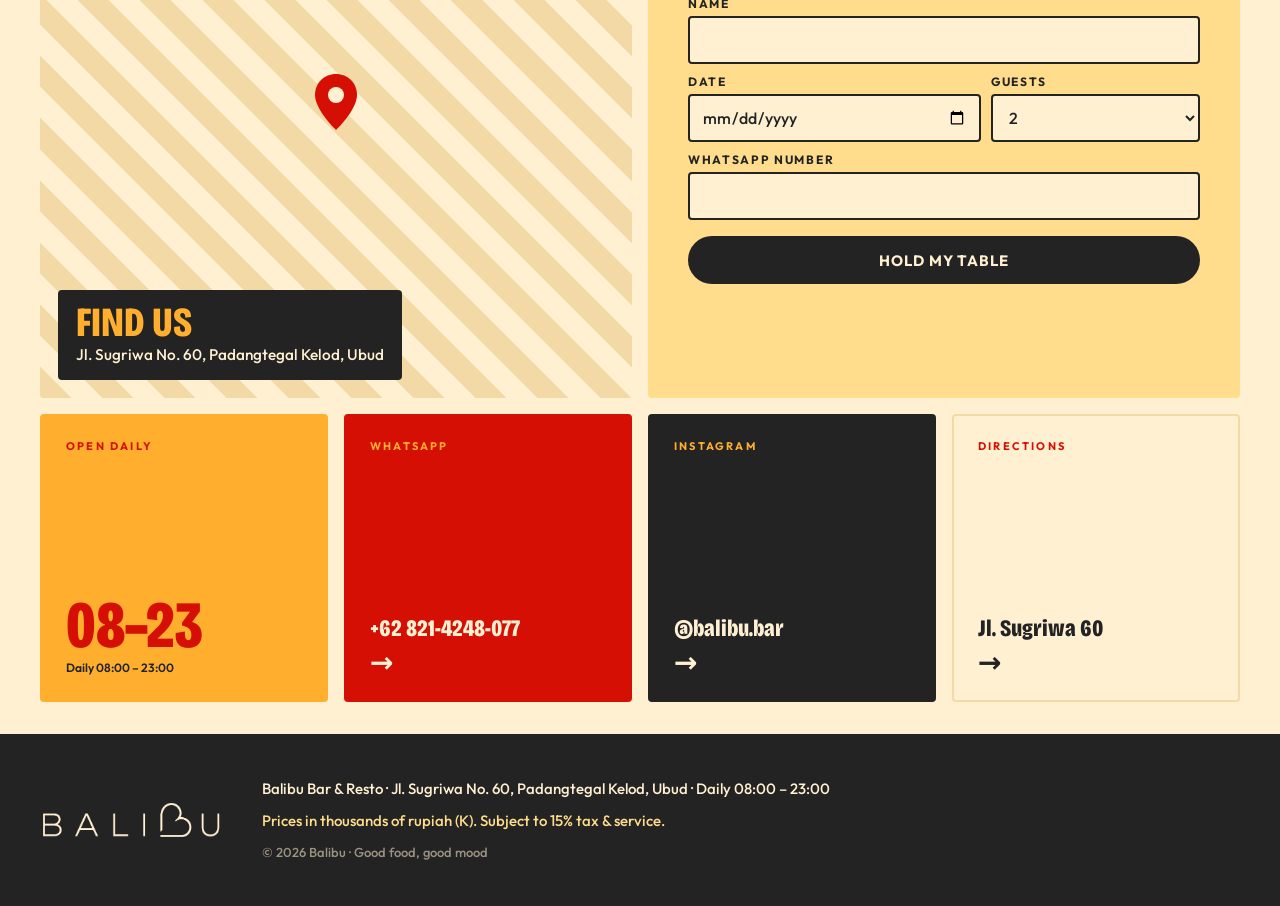
<file: s09/index.html>
<!doctype html>
<html lang="en">
<head>
<meta charset="utf-8">
<meta name="viewport" content="width=device-width, initial-scale=1, viewport-fit=cover">
<title>Balibu Bar &amp; Resto — Ubud</title>
<meta name="description" content="Balibu Bar &amp; Resto, Ubud: smashed burgers, Kintamani coffee and house cocktails on Jl. Sugriwa. Opening 1 December 2026. Daily 08:00–23:00.">
<meta name="theme-color" content="#FFF0D2">
<link rel="icon" type="image/png" href="../shared/logo/wordmark-red.png">
<link rel="preload" href="../shared/fonts/BricolageGrotesque-wdth.woff2" as="font" type="font/woff2" crossorigin>
<link rel="stylesheet" href="../shared/brand.css">
<link rel="stylesheet" href="style.css">
</head>
<body>
<a class="skip" href="#menu" data-i18n="skip">Skip to the menu</a>

<header class="nav" id="nav">
  <a class="nav__logo" href="#top"><img src="../shared/logo/wordmark-dark.png" alt="Balibu" width="1010" height="222"></a>
  <nav class="nav__links" id="navlinks" aria-label="Main">
    <a href="#menu" data-i18n="nav_menu">Menu</a>
    <a href="#promo" data-i18n="nav_promo">Promo</a>
    <a href="#story" data-i18n="nav_story">Story</a>
    <a href="#visit" data-i18n="nav_find">Find us</a>
  </nav>
  <div class="nav__tools">
    <div class="lang" role="group" aria-label="Language">
      <button type="button" class="lang__b is-on" data-lang="en" aria-pressed="true">EN</button>
      <button type="button" class="lang__b" data-lang="id" aria-pressed="false">ID</button>
    </div>
    <button type="button" class="burger" id="burger" aria-expanded="false" aria-controls="navlinks" aria-label="Open menu"><span></span><span></span><span></span></button>
  </div>
</header>

<main id="top">

<!-- BAND 1: hero -->
<section class="band" id="hero" aria-label="Balibu">
  <div class="mosaic" id="heroGrid">
    <div class="tile tile--title c-dark t22">
      <img class="title__logo" src="../shared/logo/wordmark-cream.png" alt="Balibu" width="1010" height="222">
      <div class="title__body">
        <h1 class="title__h"><span data-i18n="h1a">Burgers</span><span data-i18n="h1b">Coffee</span><span data-i18n="h1c">Ubud</span></h1>
        <p class="title__p" data-i18n="promise">Smashed to order · Kintamani coffee · house cocktails · opening 1 December</p>
        <div class="title__cta">
          <a class="pill pill--red" href="#menu" data-i18n="cta_menu">See the menu</a>
          <a class="pill pill--ghost" href="https://wa.me/628214248077" target="_blank" rel="noopener" data-i18n="cta_wa">WhatsApp us</a>
        </div>
      </div>
    </div>
    <!-- four dish tiles are injected here (data-hero) -->
  </div>
</section>

<!-- BAND 2: promos -->
<section class="band" id="promo" aria-labelledby="promoH">
  <h2 class="sr" id="promoH" data-i18n="nav_promo">Promo</h2>
  <div class="mosaic">
    <article class="tile tile--promo c-yellow t21 combo">
      <div class="promo__txt">
        <p class="k" data-i18n="combo_k">Signature · every day</p>
        <h3 class="promo__h">Smash<br>Combo</h3>
        <p class="promo__price">125K</p>
        <p class="promo__p" data-i18n="combo_line">Balibu Smash + hand-cut fries + iced lemon tea.</p>
      </div>
      <img class="promo__img combo__b" loading="lazy" src="../shared/img/cutw/veggie-burger.webp" alt="Burger with hand-cut fries" width="713" height="308">
      <img class="promo__img combo__t" loading="lazy" src="../shared/img/cutw/iced-tea.webp" alt="Iced lemon tea" width="815" height="378">
    </article>
    <article class="tile tile--promo c-red t21 opening">
      <div class="promo__txt">
        <p class="k" data-i18n="open_k">Opening day</p>
        <h3 class="promo__h" data-i18n="open_h">We open<br>1 Dec</h3>
        <p class="promo__p" data-i18n="open_line">First 100 guests get a free Es Kopi Susu Aren.</p>
        <div class="count" id="count">
          <div><b data-c="d">0</b><span data-i18n="c_d">days</span></div>
          <div><b data-c="h">00</b><span data-i18n="c_h">hrs</span></div>
          <div><b data-c="m">00</b><span data-i18n="c_m">min</span></div>
          <div><b data-c="s">00</b><span data-i18n="c_s">sec</span></div>
        </div>
      </div>
      <img class="promo__img open__k" loading="lazy" src="../shared/img/cutw/kopi-susu.webp" alt="Es Kopi Susu Aren, top view" width="747" height="1000">
    </article>
    <article class="tile tile--promo c-dark t21 happy" id="happy">
      <div class="promo__txt">
        <p class="k" data-i18n="hh_k">Happy hour · every day</p>
        <h3 class="promo__h"><span class="y">2</span> <span data-i18n="hh_for">for</span> <span class="y">1</span></h3>
        <p class="promo__time">17:00 – 19:00</p>
        <p class="promo__p" data-i18n="hh_line">Two for one on house cocktails, every day 17:00 – 19:00.</p>
        <p class="live" id="live"><i></i><span></span></p>
      </div>
      <img class="promo__img happy__m" loading="lazy" src="../shared/img/cutw/espresso-martini.webp" alt="Espresso martini" width="543" height="966">
    </article>
    <article class="tile c-bright t11 brunch">
      <img class="round" loading="lazy" src="../shared/img/t/pancakes.jpg" alt="Fluffy pancakes" width="480" height="480">
      <div class="brunch__txt">
        <h3 class="sm-h" data-i18n="brunch_h">Weekend Brunch</h3>
        <p data-i18n="brunch_line">Pancakes + flat white, 95K until noon, Sat &amp; Sun.</p>
      </div>
      <span class="brunch__p">95K</span>
    </article>
    <a class="tile c-cream t11 jump" href="#menu" data-jump="cocktails">
      <span class="k" data-i18n="jump_k">Tonight</span>
      <span class="sm-h" data-i18n="jump_h">See the cocktails</span>
      <span class="arrow" aria-hidden="true">→</span>
    </a>
  </div>
</section>

<!-- BAND 3: menu -->
<section class="band" id="menu" aria-labelledby="menuH">
  <div class="chips" id="chips" role="toolbar" aria-label="Menu sections">
    <span class="chips__ind" aria-hidden="true"></span>
  </div>
  <div class="mosaic mosaic--menu" id="menuGrid">
    <div class="tile tile--sec c-dark t21" id="secTile" aria-live="polite">
      <p class="k" data-i18n="menu_k">The menu</p>
      <h2 class="sec__h" id="menuH">Burgers</h2>
      <p class="sec__p" id="secNote"></p>
      <p class="sec__n" id="secCount"></p>
    </div>
  </div>
  <p class="note" data-i18n="footnote">Prices in thousands of rupiah (K). Subject to 15% tax &amp; service.</p>
</section>

<!-- BAND 4: story + gallery -->
<section class="band" id="story" aria-labelledby="storyH">
  <div class="mosaic">
    <div class="tile c-red t22 story">
      <p class="k" data-i18n="story_k">Our story</p>
      <h2 class="story__h" id="storyH" data-i18n="story_h">Good food, good mood.</h2>
      <p class="story__p" data-i18n="story_p">A burger bar and coffee spot in the middle of Ubud. Beef smashed to order, brioche from our own oven, Kintamani arabica roasted in Bali — and house cocktails when the sun goes down.</p>
    </div>
    <button type="button" class="tile t11 photo" data-full="../shared/img/hero-friends.jpg"><img loading="lazy" src="../shared/img/hero-friends.jpg" alt="Friends laughing over burgers" width="1400" height="935"></button>
    <div class="tile c-yellow t11 fact"><b data-to="15">0</b><span data-i18n="f_hours">hours open, every day</span></div>
    <button type="button" class="tile t21 photo" data-full="../shared/img/hero-bartender.jpg"><img loading="lazy" src="../shared/img/hero-bartender.jpg" alt="Cocktails on the bar" width="1067" height="1600"></button>
    <div class="tile c-bright t11 fact"><b data-to="37">0</b><span data-i18n="f_items">dishes &amp; drinks</span></div>
    <button type="button" class="tile t11 photo" data-full="../shared/img/friends-burgers.jpg"><img loading="lazy" src="../shared/img/friends-burgers.jpg" alt="Two friends sharing burgers" width="1067" height="1600"></button>
    <button type="button" class="tile t11 photo" data-full="../shared/img/hero-ubud.jpg"><img loading="lazy" src="../shared/img/hero-ubud.jpg" alt="Rice terraces near Ubud" width="1400" height="1050"></button>
    <div class="tile c-dark t11 fact"><b data-to="100">0</b><span data-i18n="f_kopi">free kopi on 1 Dec</span></div>
  </div>
</section>

<!-- BAND 5: visit -->
<section class="band" id="visit" aria-labelledby="visitH">
  <div class="mosaic">
    <div class="tile t22 map">
      <div class="map__ph" aria-hidden="true"><svg viewBox="0 0 64 64"><path d="M32 4C20 4 11 13 11 25c0 15 21 35 21 35s21-20 21-35C53 13 44 4 32 4z" fill="#D50F04"/><circle cx="32" cy="25" r="8" fill="#FFF0D2"/></svg></div>
      <iframe tabindex="-1" title="Map: Balibu, Jl. Sugriwa No. 60, Ubud" loading="lazy" referrerpolicy="no-referrer-when-downgrade" src="https://www.google.com/maps?cid=7218141327771093343&amp;output=embed"></iframe>
      <div class="map__lbl"><h2 id="visitH" data-i18n="find_h">Find us</h2><p>Jl. Sugriwa No. 60, Padangtegal Kelod, Ubud</p></div>
    </div>
    <form class="tile c-bright t22 book" id="book" novalidate>
      <div class="book__form">
        <h3 class="sm-h" data-i18n="book_h">Save a table</h3>
        <p data-i18n="book_p">Tell us when you are coming and we will keep a table ready.</p>
        <label><span data-i18n="f_name">Name</span><input name="name" required autocomplete="name" maxlength="60"></label>
        <div class="book__row">
          <label><span data-i18n="f_date">Date</span><input name="date" type="date" required min="2026-12-01"></label>
          <label><span data-i18n="f_guests">Guests</span><select name="guests"><option>1</option><option selected>2</option><option>3</option><option>4</option><option>5</option><option>6</option><option>7</option><option>8+</option></select></label>
        </div>
        <label><span data-i18n="f_phone">WhatsApp number</span><input name="phone" type="tel" inputmode="tel" required autocomplete="tel" maxlength="20"></label>
        <p class="book__err" id="bookErr" role="alert" hidden></p>
        <button class="pill pill--dark" type="submit" data-i18n="book_btn">Hold my table</button>
      </div>
      <div class="book__ok" id="bookOk" role="status" hidden></div>
    </form>
    <div class="tile c-yellow t11 info">
      <span class="k" data-i18n="hours_k">Open daily</span>
      <b class="info__big">08–23</b>
      <span data-i18n="hours">Daily 08:00 – 23:00</span>
    </div>
    <a class="tile c-red t11 info" href="https://wa.me/628214248077" target="_blank" rel="noopener">
      <span class="k">WhatsApp</span>
      <b class="info__mid">+62 821-4248-077</b>
      <span class="arrow" aria-hidden="true">→</span>
    </a>
    <a class="tile c-dark t11 info" href="https://instagram.com/balibu.bar" target="_blank" rel="noopener">
      <span class="k">Instagram</span>
      <b class="info__mid">@balibu.bar</b>
      <span class="arrow" aria-hidden="true">→</span>
    </a>
    <a class="tile c-cream t11 info" href="https://www.google.com/maps?cid=7218141327771093343" target="_blank" rel="noopener">
      <span class="k" data-i18n="route_k">Directions</span>
      <b class="info__mid">Jl. Sugriwa 60</b>
      <span class="arrow" aria-hidden="true">→</span>
    </a>
  </div>
</section>
</main>

<footer class="foot">
  <img class="foot__logo" loading="lazy" src="../shared/logo/wordmark-cream.png" alt="Balibu" width="1010" height="222">
  <p>Balibu Bar &amp; Resto · Jl. Sugriwa No. 60, Padangtegal Kelod, Ubud · <span data-i18n="hours">Daily 08:00 – 23:00</span></p>
  <p class="foot__note" data-i18n="footnote">Prices in thousands of rupiah (K). Subject to 15% tax &amp; service.</p>
  <p class="foot__copy">© 2026 Balibu · Good food, good mood</p>
</footer>

<div class="lb" id="lb" hidden role="dialog" aria-modal="true" aria-label="Photo">
  <button type="button" class="lb__x" id="lbX" aria-label="Close">×</button>
  <img id="lbImg" alt="">
</div>

<script src="../shared/menu.js"></script>
<script src="app.js"></script>
</body>
</html>
</file>
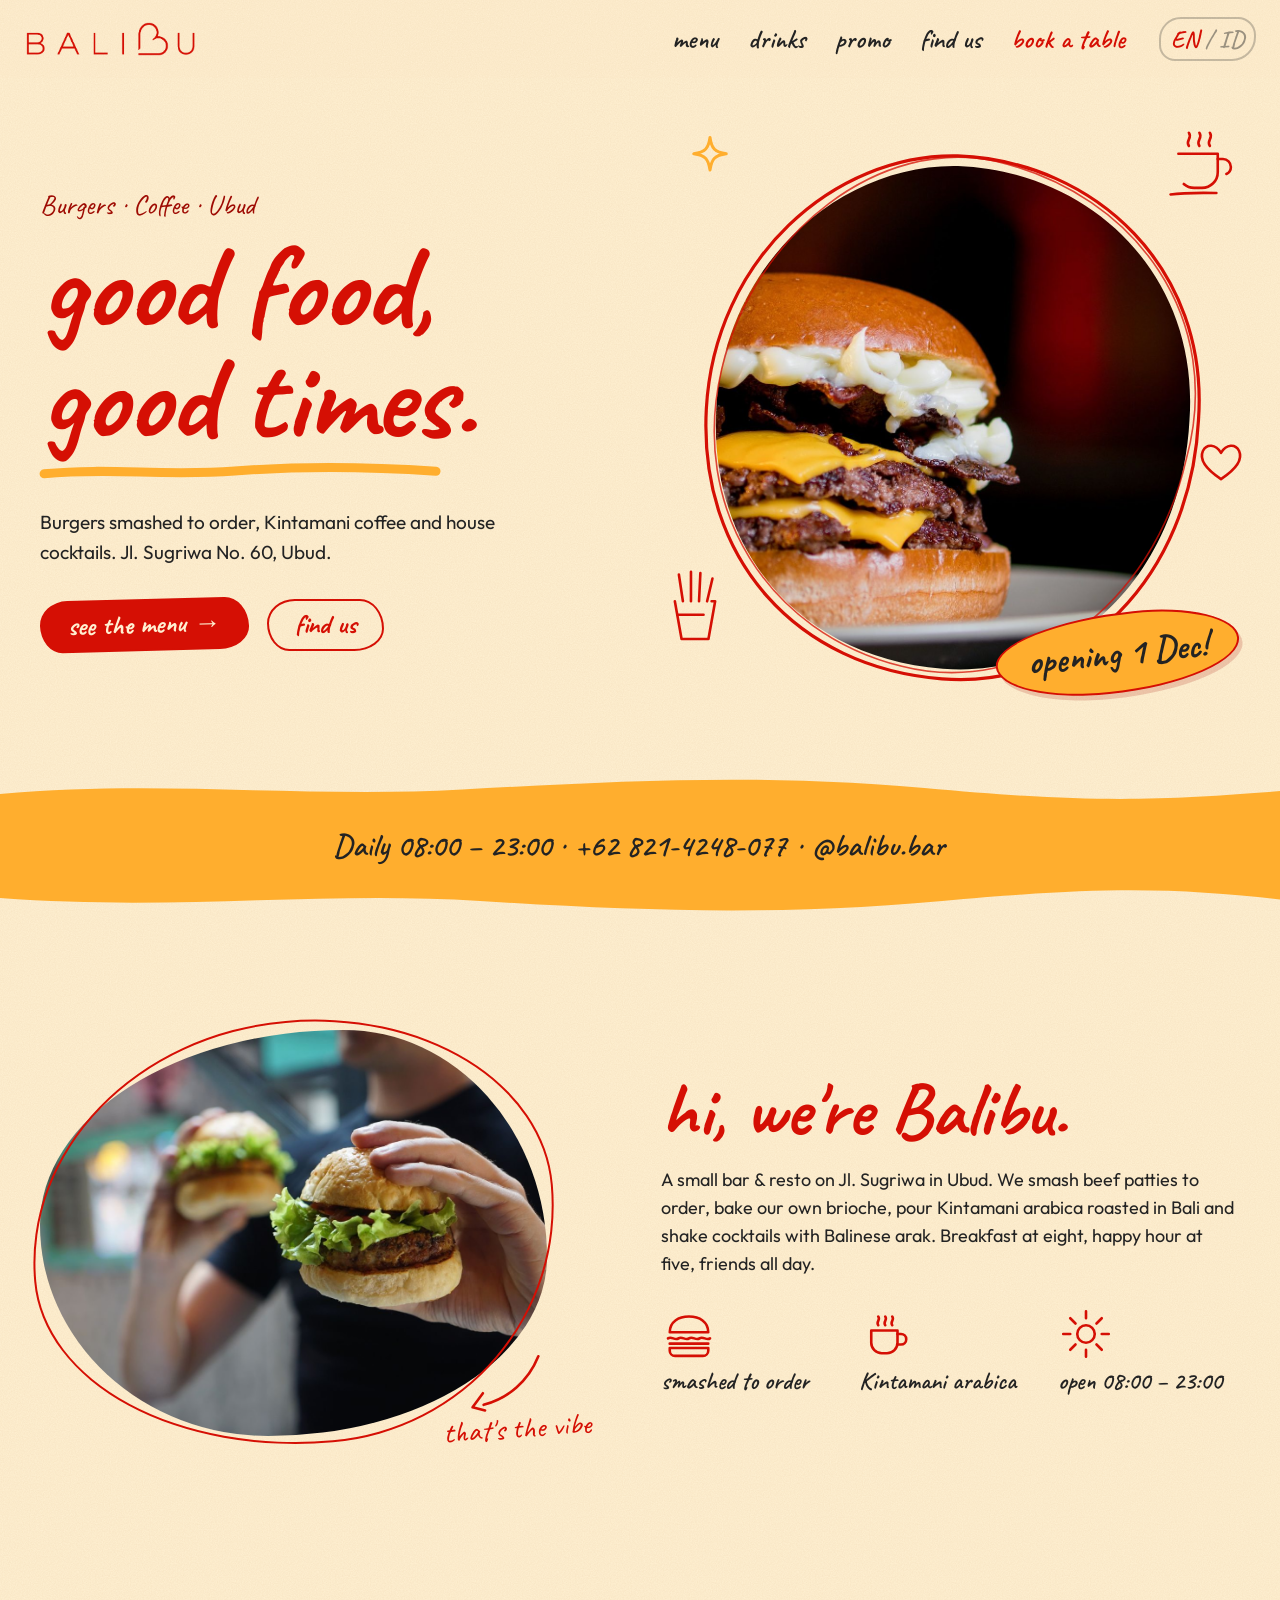
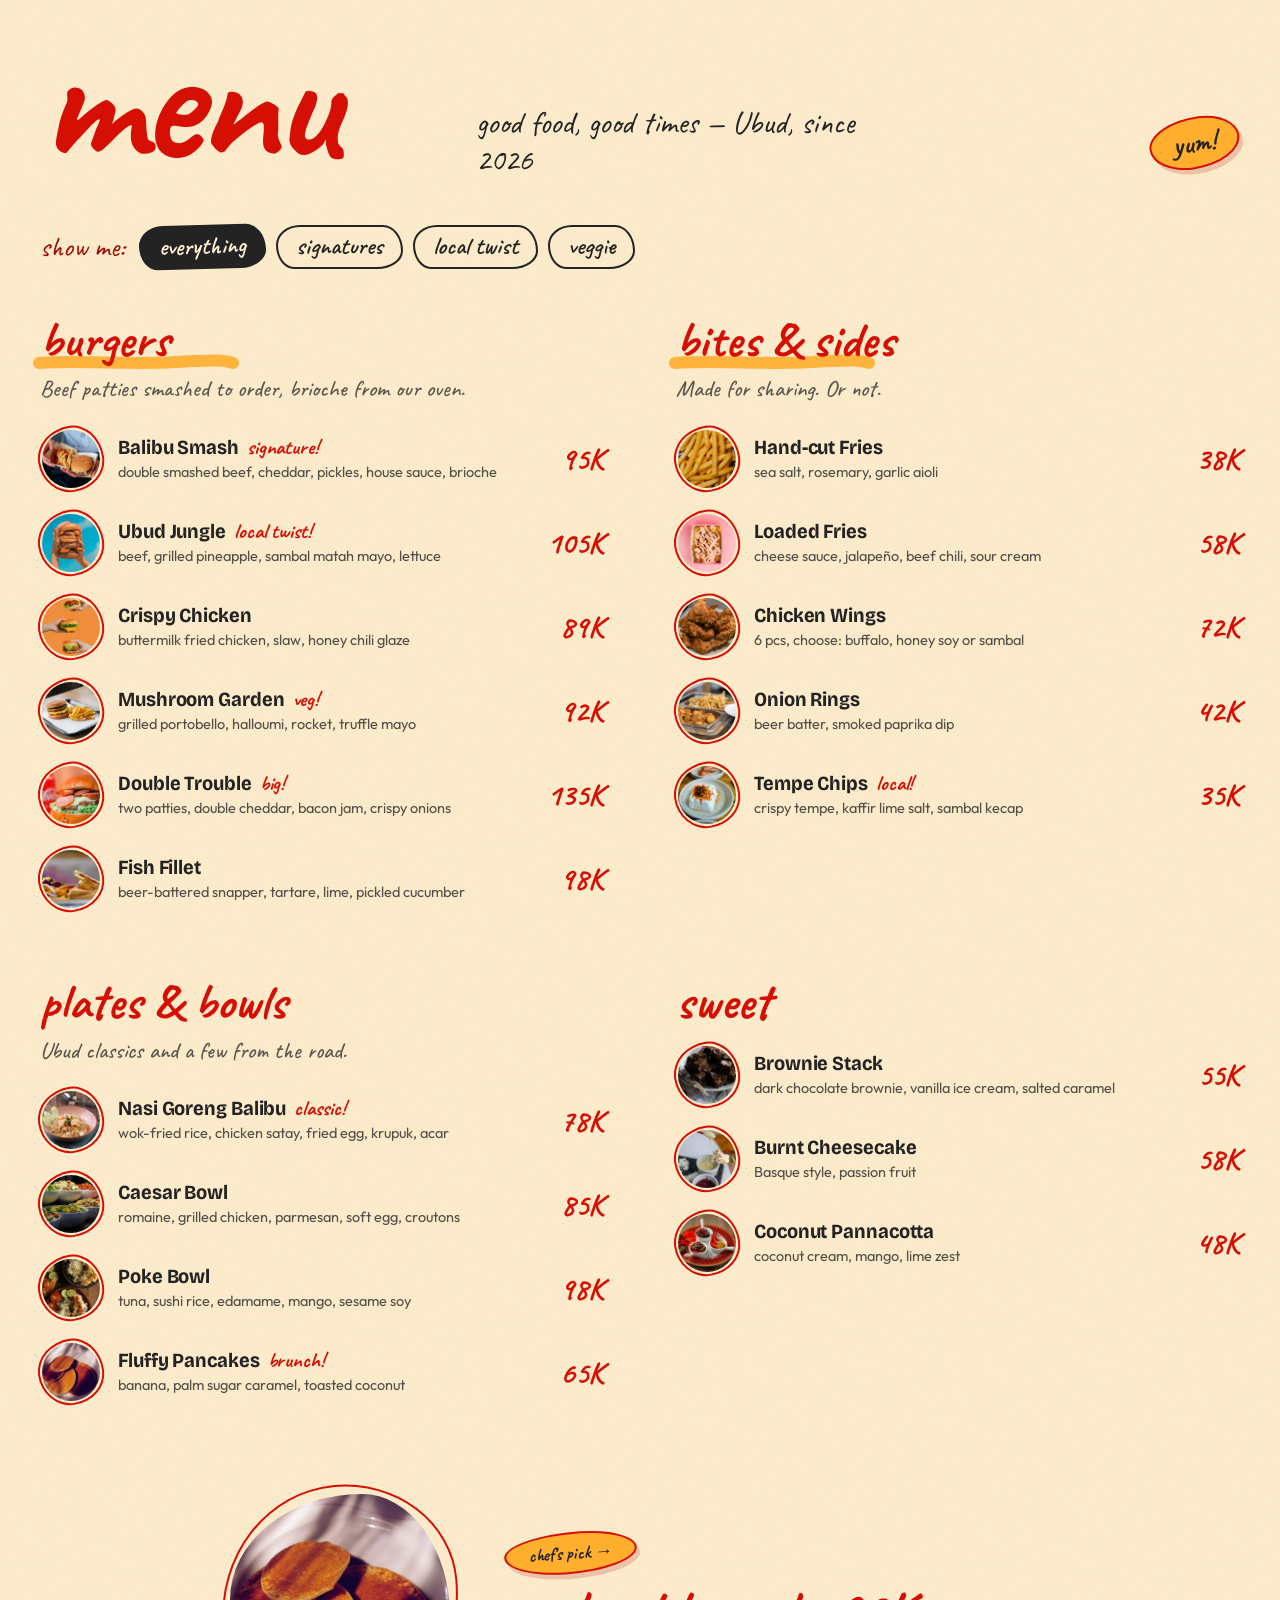
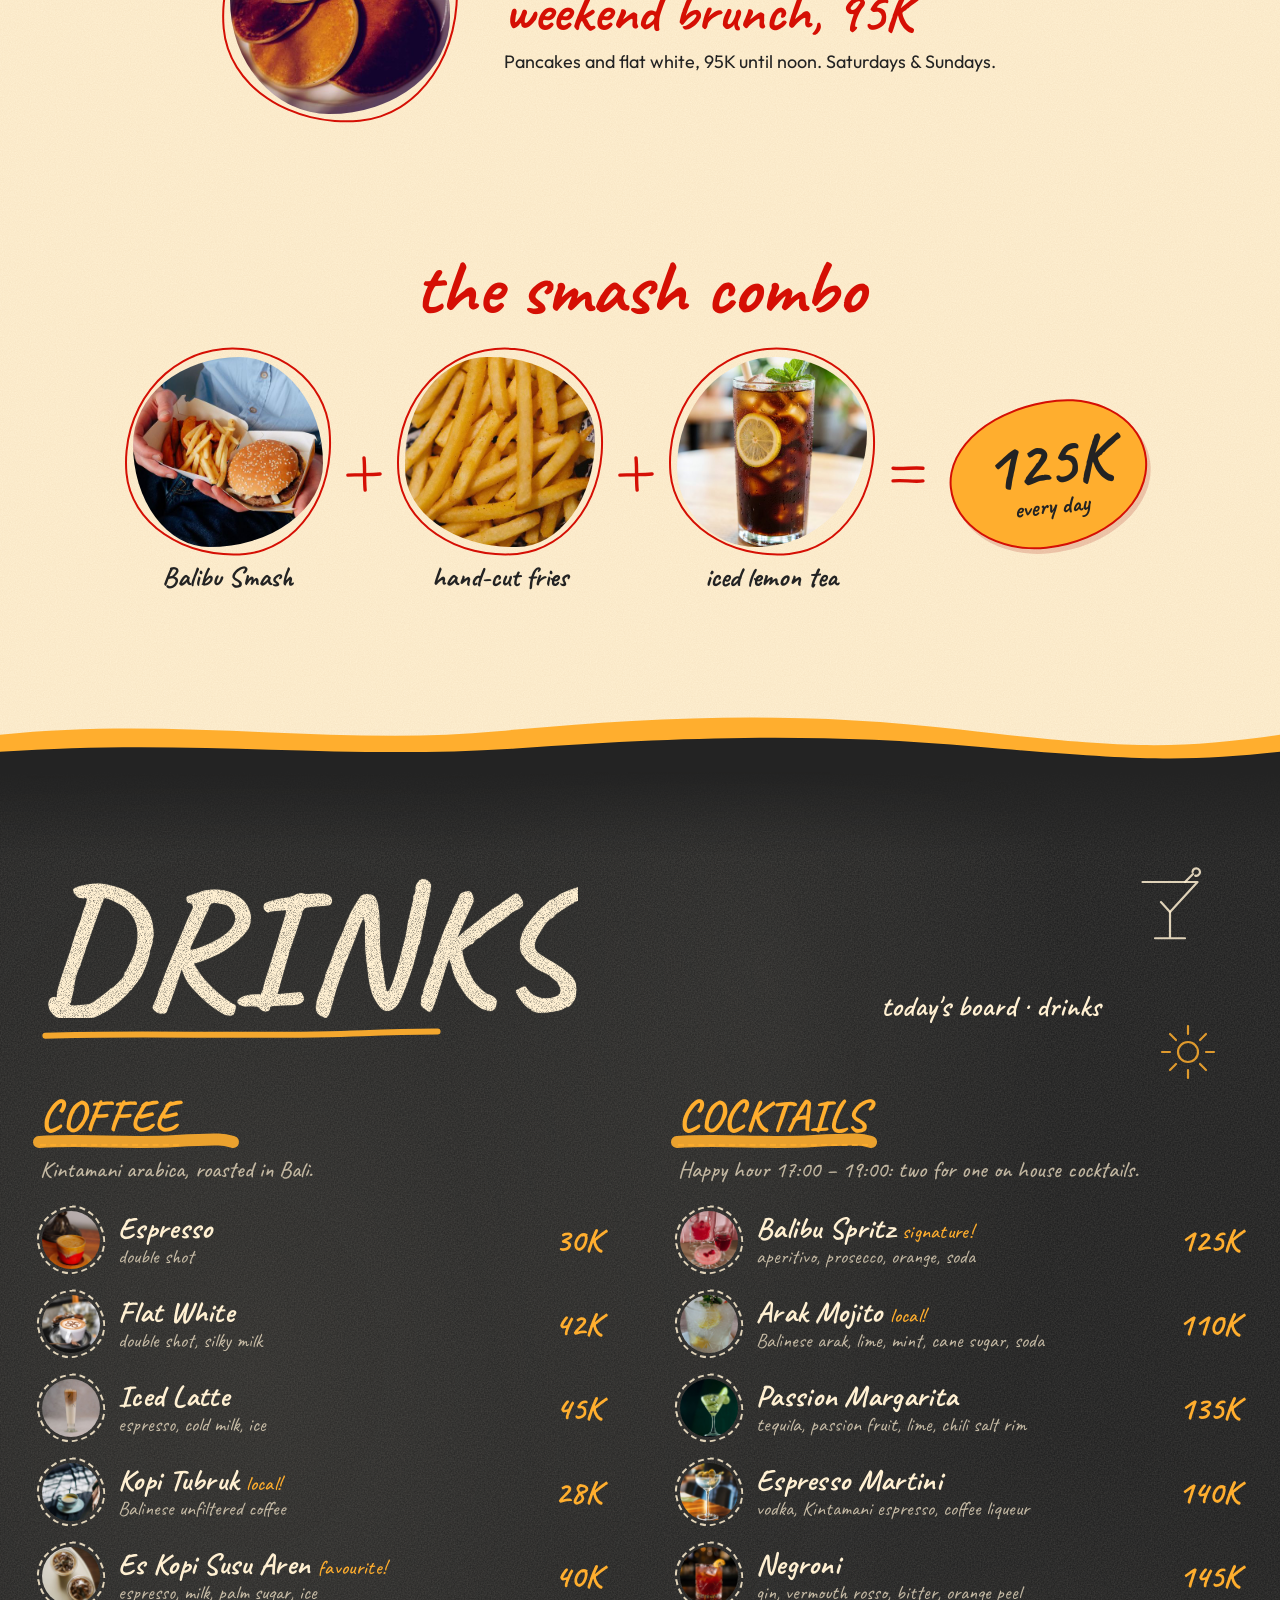
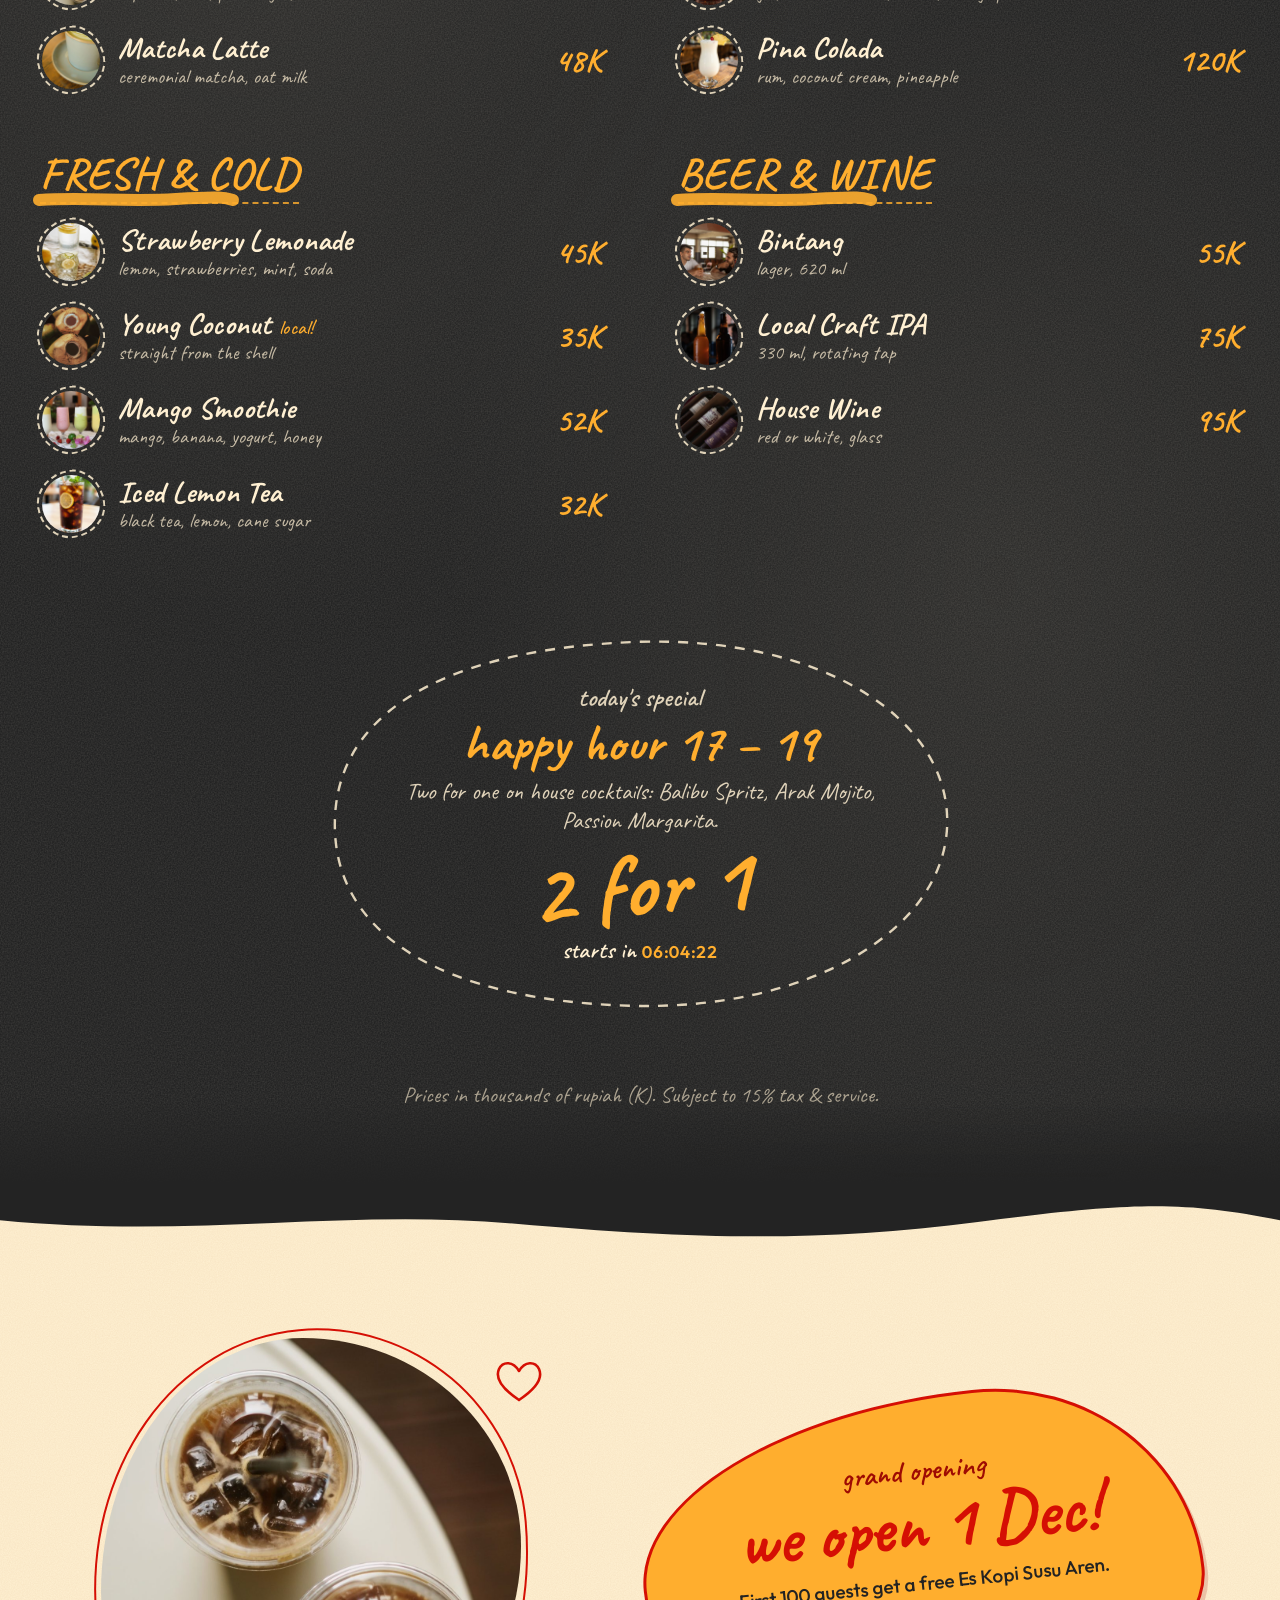
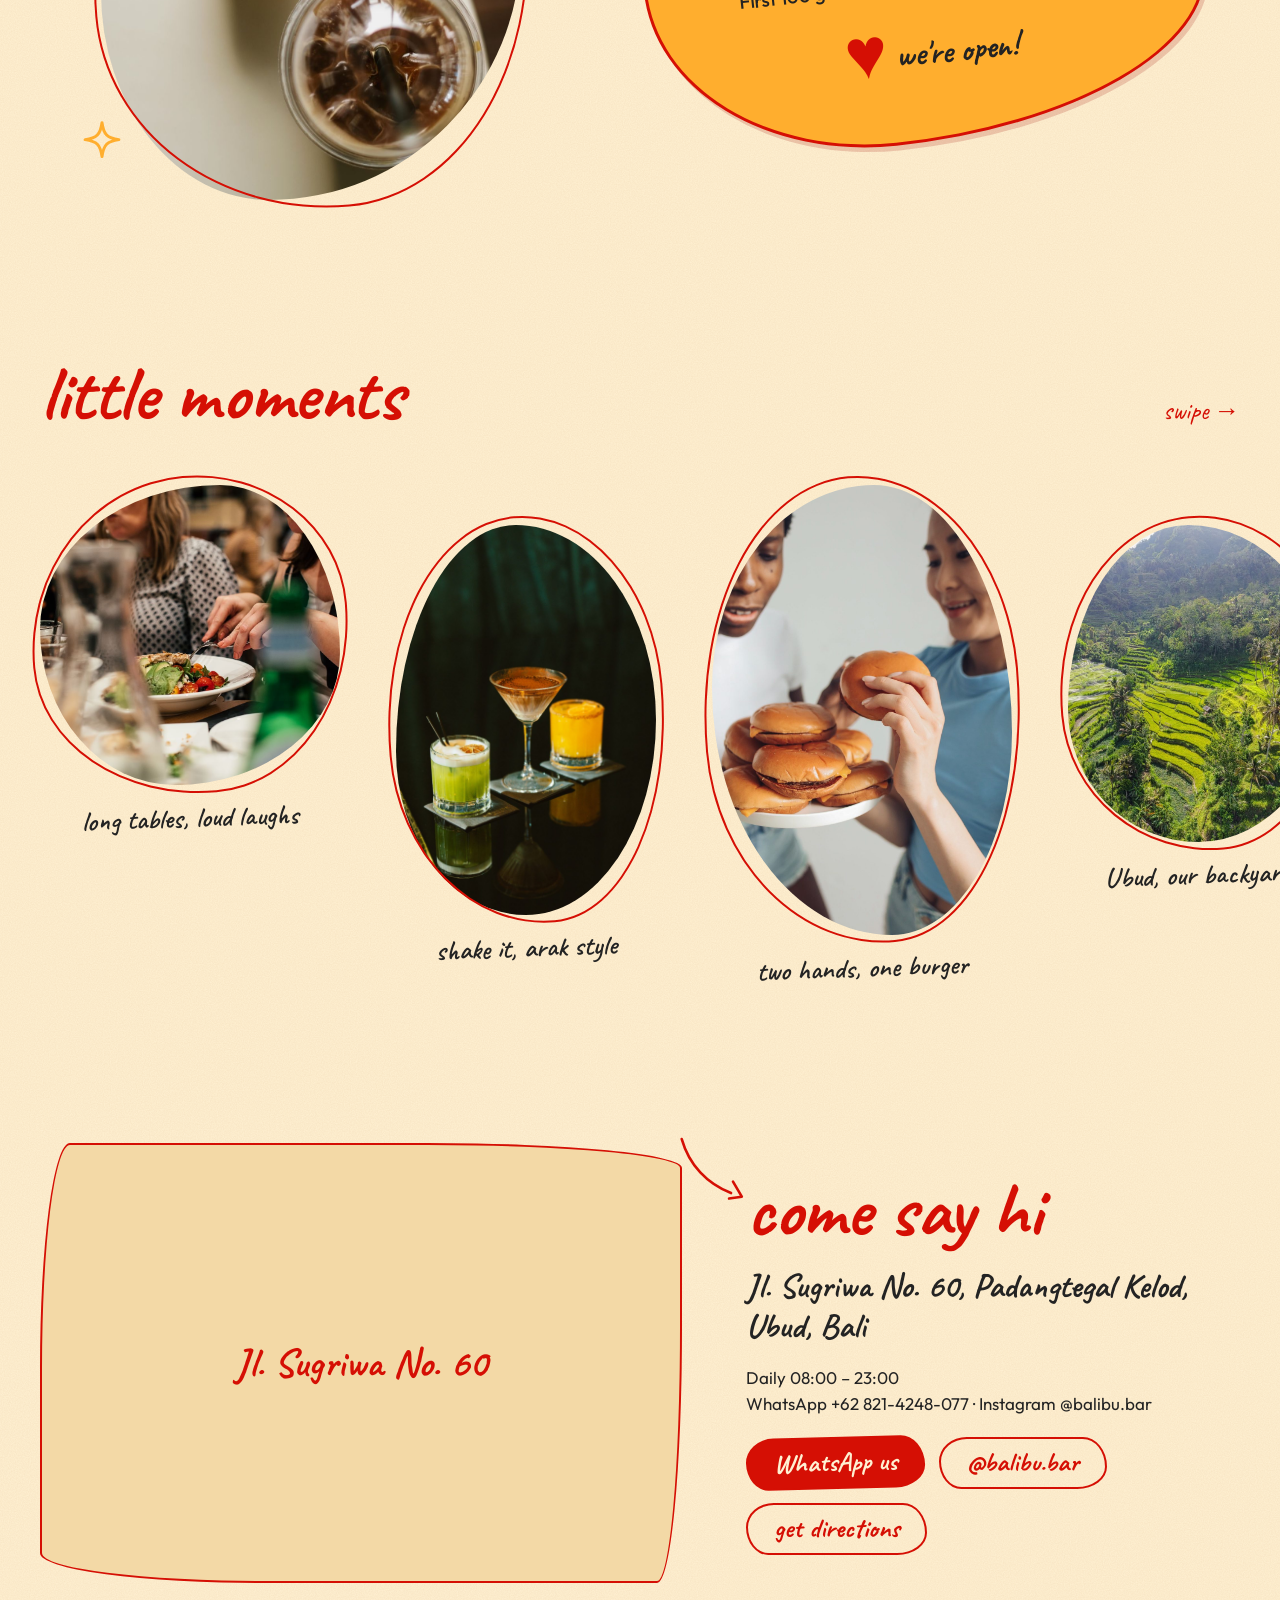
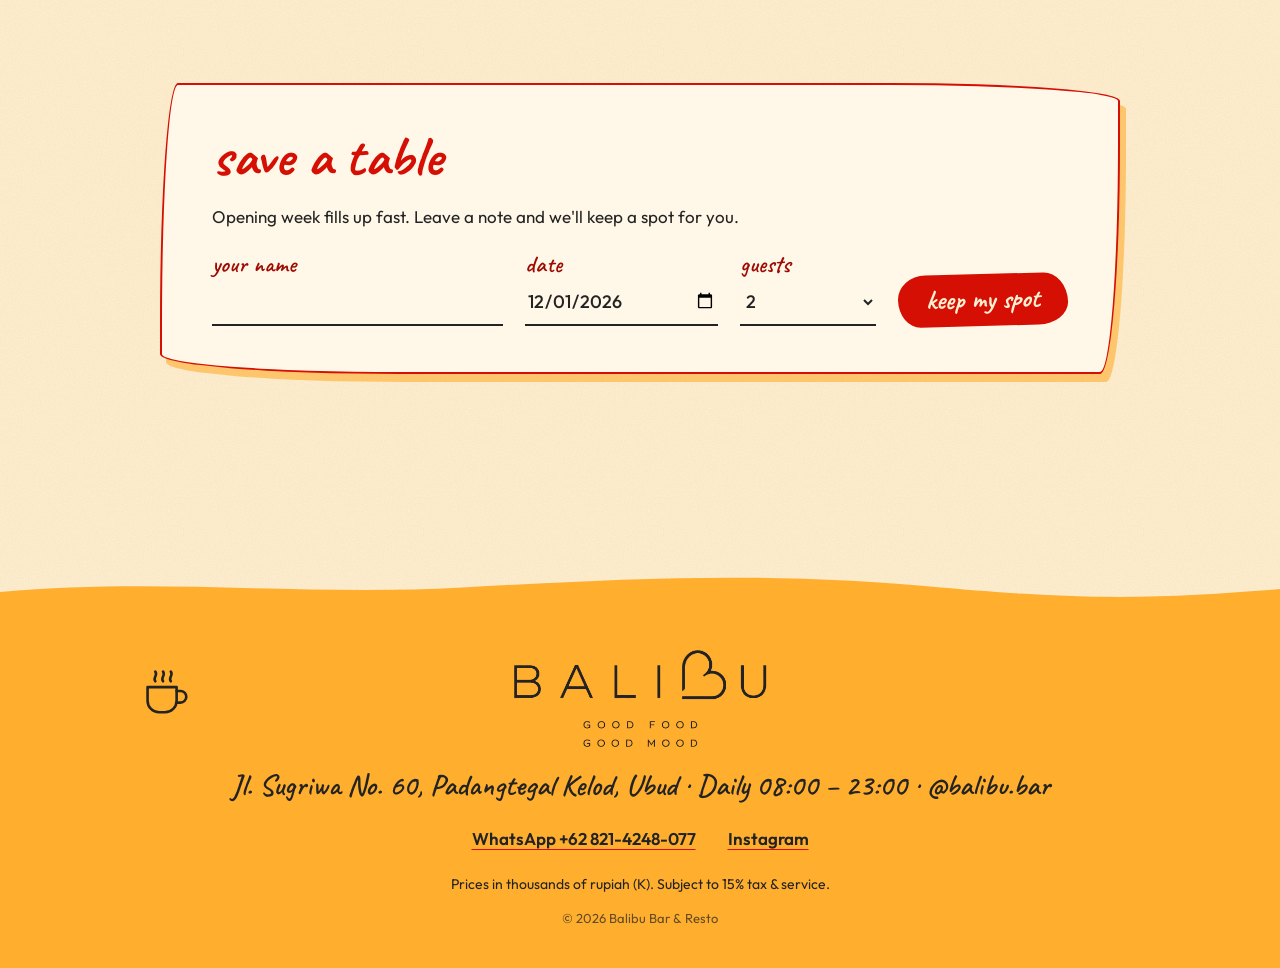
<file: s10/index.html>
<!doctype html>
<html lang="en">
<head>
<meta charset="utf-8">
<meta name="viewport" content="width=device-width, initial-scale=1">
<title>Balibu Bar &amp; Resto — Ubud</title>
<meta name="description" content="Balibu Bar & Resto in Ubud: good food, good times. Smashed burgers, Kintamani coffee, house cocktails. Jl. Sugriwa No. 60. Opening 1 December 2026.">
<meta name="theme-color" content="#FFF0D2">
<link rel="icon" type="image/png" href="../shared/logo/wordmark-red.png">
<link rel="preload" href="../shared/fonts/Caveat.woff2" as="font" type="font/woff2" crossorigin>
<link rel="stylesheet" href="../shared/brand.css">
<link rel="stylesheet" href="style.css">
<script>document.documentElement.classList.add('js')</script>
</head>
<body>
<a class="skip" href="#menu" data-i18n="skip">Skip to the menu</a>

<!-- clip paths: morphing blobs (objectBoundingBox) -->
<svg class="defs" width="0" height="0" aria-hidden="true" focusable="false">
  <defs>
    <clipPath id="blobHero" clipPathUnits="objectBoundingBox">
      <path d="M.5,.03 C.74,.02 .97,.2 .97,.48 C.97,.76 .78,.98 .5,.97 C.22,.96 .03,.78 .03,.5 C.03,.22 .26,.04 .5,.03Z">
        <animate attributeName="d" dur="14s" repeatCount="indefinite" calcMode="spline" keySplines=".45 0 .55 1;.45 0 .55 1;.45 0 .55 1"
          values="M.5,.03 C.74,.02 .97,.2 .97,.48 C.97,.76 .78,.98 .5,.97 C.22,.96 .03,.78 .03,.5 C.03,.22 .26,.04 .5,.03Z;
                  M.52,.02 C.8,.05 .99,.26 .95,.52 C.92,.8 .7,.99 .46,.96 C.2,.93 .02,.72 .05,.46 C.08,.2 .3,0 .52,.02Z;
                  M.47,.04 C.72,0 .95,.16 .98,.45 C1,.74 .8,.97 .53,.98 C.25,.99 .05,.8 .02,.53 C0,.26 .22,.07 .47,.04Z;
                  M.5,.03 C.74,.02 .97,.2 .97,.48 C.97,.76 .78,.98 .5,.97 C.22,.96 .03,.78 .03,.5 C.03,.22 .26,.04 .5,.03Z"/>
      </path>
    </clipPath>
  </defs>
</svg>

<header class="nav">
  <div class="nav-in">
    <a class="nav-logo" href="#top" aria-label="Balibu — back to top"><img src="../shared/logo/wordmark-red.png" alt="Balibu" width="1010" height="222"></a>
    <nav class="nav-links" id="navlinks" aria-label="Main">
      <a href="#menu" data-i18n="n_menu">menu</a>
      <a href="#drinks" data-i18n="n_drinks">drinks</a>
      <a href="#promo" data-i18n="n_promo">promo</a>
      <a href="#visit" data-i18n="n_find">find us</a>
      <a href="#book" class="nav-book" data-i18n="n_book">book a table</a>
    </nav>
    <button class="btn-lang" type="button" aria-label="Switch language: English / Bahasa Indonesia"><span class="on">EN</span> / <span>ID</span></button>
    <button class="burger" type="button" aria-expanded="false" aria-controls="navlinks" aria-label="Open menu"><svg viewBox="0 0 32 32" aria-hidden="true"><path d="M5 9c7-1 15 1 22-1"/><path d="M5 16c8 1 14-1 22 0"/><path d="M5 23c6-1 16 1 22-1"/></svg></button>
  </div>
</header>

<main id="top">
<!-- 1 · HERO -->
<section class="hero">
  <div class="wrap hero-grid">
    <div class="hero-copy">
      <p class="hand-note rv" data-i18n="kicker">Burgers · Coffee · Ubud</p>
      <h1 class="hero-h1" aria-label="good food, good times.">
        <span class="hw" data-i18n="h1a">good food,</span>
        <span class="hw" data-i18n="h1b">good times.</span>
      </h1>
      <svg class="ink-line hero-line" viewBox="0 0 400 24" preserveAspectRatio="none" aria-hidden="true"><path pathLength="1" d="M4 15 C70 8 120 18 190 12 S320 7 396 13"/></svg>
      <p class="hero-lead" data-i18n="lead">Burgers smashed to order, Kintamani coffee and house cocktails. Jl. Sugriwa No. 60, Ubud.</p>
      <div class="hero-cta">
        <a class="pill pill-red" href="#menu"><span data-i18n="cta_menu">see the menu</span> <span aria-hidden="true">→</span></a>
        <a class="pill" href="#visit" data-i18n="cta_find">find us</a>
      </div>
    </div>
    <div class="hero-art">
      <div class="blob-photo">
        <img src="../shared/img/hero-smash.jpg" alt="Double smash burger with melted cheese" width="1067" height="1600" fetchpriority="high">
        <svg class="blob-ring" viewBox="0 0 1 1" preserveAspectRatio="none" aria-hidden="true">
          <path d="M.5,.03 C.74,.02 .97,.2 .97,.48 C.97,.76 .78,.98 .5,.97 C.22,.96 .03,.78 .03,.5 C.03,.22 .26,.04 .5,.03Z">
            <animate attributeName="d" dur="14s" repeatCount="indefinite" calcMode="spline" keySplines=".45 0 .55 1;.45 0 .55 1;.45 0 .55 1"
              values="M.5,.03 C.74,.02 .97,.2 .97,.48 C.97,.76 .78,.98 .5,.97 C.22,.96 .03,.78 .03,.5 C.03,.22 .26,.04 .5,.03Z;
                      M.52,.02 C.8,.05 .99,.26 .95,.52 C.92,.8 .7,.99 .46,.96 C.2,.93 .02,.72 .05,.46 C.08,.2 .3,0 .52,.02Z;
                      M.47,.04 C.72,0 .95,.16 .98,.45 C1,.74 .8,.97 .53,.98 C.25,.99 .05,.8 .02,.53 C0,.26 .22,.07 .47,.04Z;
                      M.5,.03 C.74,.02 .97,.2 .97,.48 C.97,.76 .78,.98 .5,.97 C.22,.96 .03,.78 .03,.5 C.03,.22 .26,.04 .5,.03Z"/>
          </path>
        </svg>
        <svg class="blob-ring ring2" viewBox="0 0 1 1" preserveAspectRatio="none" aria-hidden="true"><path d="M.52,.02 C.8,.05 .99,.26 .95,.52 C.92,.8 .7,.99 .46,.96 C.2,.93 .02,.72 .05,.46 C.08,.2 .3,0 .52,.02Z"/></svg>
      </div>
      <svg class="doodle d-cup" viewBox="0 0 64 64" aria-hidden="true"><path pathLength="1" d="M14 28h30v14a12 12 0 0 1-12 12h-6a12 12 0 0 1-12-12z"/><path pathLength="1" d="M44 32h4a6 6 0 0 1 0 12h-4"/><path pathLength="1" d="M22 22c-3-4 3-6 0-10M30 22c-3-4 3-6 0-10M38 22c-3-4 3-6 0-10"/><path pathLength="1" d="M8 59c14-2 30-1 46-1"/></svg>
      <svg class="doodle d-heart" viewBox="0 0 64 64" aria-hidden="true"><path pathLength="1" d="M32 52C14 40 8 30 12 21c4-8 14-8 20 2 6-10 16-10 20-2 4 9-2 19-20 31z"/></svg>
      <svg class="doodle d-fries" viewBox="0 0 64 64" aria-hidden="true"><path pathLength="1" d="M17 30l5 28h20l5-28z"/><path pathLength="1" d="M23 30l-3-20M29 30V8M35 30l1-21M41 30l4-17"/><path pathLength="1" d="M19 40h26"/></svg>
      <svg class="doodle d-star y" viewBox="0 0 64 64" aria-hidden="true"><path pathLength="1" d="M32 8c2 14 6 18 20 20-14 2-18 6-20 20-2-14-6-18-20-20 14-2 18-6 20-20z"/></svg>
      <a class="sticker hero-sticker" href="#promo"><span data-i18n="open_st">opening 1 Dec!</span></a>
    </div>
  </div>
</section>

<!-- wave band -->
<div class="band" aria-label="Opening hours and contacts">
  <div class="wave wave-t" aria-hidden="true"><svg viewBox="0 0 2880 60" preserveAspectRatio="none"><path d="M0 34C180 14 340 40 520 28S860 6 1040 26 1300 44 1440 30C1620 14 1780 40 1960 28S2300 6 2480 26 2740 44 2880 30V60H0Z"/></svg></div>
  <p class="band-line"><span data-i18n="hours">Daily 08:00 – 23:00</span> · <a href="https://wa.me/628214248077" target="_blank" rel="noopener">+62 821-4248-077</a> · <a href="https://instagram.com/balibu.bar" target="_blank" rel="noopener">@balibu.bar</a></p>
  <div class="wave wave-b" aria-hidden="true"><svg viewBox="0 0 2880 60" preserveAspectRatio="none"><path d="M0 26C200 44 360 16 540 30S880 50 1060 30 1320 12 1440 28C1640 44 1800 16 1980 30S2320 50 2500 30 2760 12 2880 28V0H0Z"/></svg></div>
</div>

<!-- 2 · ABOUT -->
<section class="about" id="about">
  <div class="wrap about-grid">
    <figure class="about-art rv">
      <div class="soft-blob sb-a"><img src="../shared/img/hero-friends.jpg" alt="Friends sharing burgers and drinks" loading="lazy" width="1400" height="935"></div>
      <figcaption class="hand-note about-cap" data-i18n="about_cap">that's the vibe</figcaption>
      <svg class="doodle d-arrow" viewBox="0 0 80 50" aria-hidden="true"><path pathLength="1" d="M74 8C58 30 34 40 8 38"/><path pathLength="1" d="M18 28 6 38l13 7"/></svg>
    </figure>
    <div class="about-copy">
      <h2 class="h-hand rv-hw" data-i18n="about_h">hi, we're Balibu.</h2>
      <p class="rv" data-i18n="about_p">A small bar &amp; resto on Jl. Sugriwa in Ubud. We smash beef patties to order, bake our own brioche, pour Kintamani arabica roasted in Bali and shake cocktails with Balinese arak. Breakfast at eight, happy hour at five, friends all day.</p>
      <ul class="notes">
        <li class="rv"><svg class="doodle" viewBox="0 0 64 64" aria-hidden="true"><path pathLength="1" d="M10 30c0-12 10-18 22-18s22 6 22 18z"/><path pathLength="1" d="M8 37c4-3 8 3 12 0s8 3 12 0 8 3 12 0 8 3 12 0"/><path pathLength="1" d="M10 43h44"/><path pathLength="1" d="M10 48h44v3a6 6 0 0 1-6 6H16a6 6 0 0 1-6-6z"/></svg><span data-i18n="note1">smashed to order</span></li>
        <li class="rv"><svg class="doodle" viewBox="0 0 64 64" aria-hidden="true"><path pathLength="1" d="M14 28h30v14a12 12 0 0 1-12 12h-6a12 12 0 0 1-12-12z"/><path pathLength="1" d="M44 32h4a6 6 0 0 1 0 12h-4"/><path pathLength="1" d="M22 22c-3-4 3-6 0-10M30 22c-3-4 3-6 0-10M38 22c-3-4 3-6 0-10"/></svg><span data-i18n="note2">Kintamani arabica</span></li>
        <li class="rv"><svg class="doodle" viewBox="0 0 64 64" aria-hidden="true"><path pathLength="1" d="M32 22a10 10 0 1 1 0 20 10 10 0 1 1 0-20z"/><path pathLength="1" d="M32 6v8M32 50v8M6 32h8M50 32h8M14 14l6 6M44 44l6 6M14 50l6-6M44 20l6-6"/></svg><span data-i18n="note3">open 08:00 – 23:00</span></li>
      </ul>
    </div>
  </div>
</section>

<!-- 3 · FOOD MENU -->
<section class="menu" id="menu">
  <div class="wrap">
    <div class="menu-head">
      <div>
        <h2 class="h-menu rv-hw" data-i18n="menu_h">menu</h2>
        <svg class="ink-line menu-line" viewBox="0 0 400 24" preserveAspectRatio="none" aria-hidden="true"><path pathLength="1" d="M4 13 C90 9 150 17 230 12 S340 9 396 12"/></svg>
      </div>
      <p class="hand-note menu-tag rv" data-i18n="menu_tag">good food, good times — Ubud, since 2026</p>
      <span class="sticker sticker-sm yum" aria-hidden="true" data-i18n="yum">yum!</span>
    </div>
    <div class="filters" role="toolbar" aria-label="Filter the menu">
      <span class="hand-note f-lbl" data-i18n="f_lbl">show me:</span>
      <button type="button" class="fchip on" data-t="all" data-i18n="f_all">everything</button>
      <button type="button" class="fchip" data-t="signature" data-i18n="f_sig">signatures</button>
      <button type="button" class="fchip" data-t="local" data-i18n="f_local">local twist</button>
      <button type="button" class="fchip" data-t="veg" data-i18n="f_veg">veggie</button>
      <span class="f-count hand-note" aria-live="polite"></span>
    </div>
    <div class="food-grid" id="food"></div>
    <aside class="brunch rv">
      <div class="soft-blob sb-b"><img src="../shared/img/t/pancakes.jpg" alt="Fluffy pancakes with palm sugar caramel" loading="lazy" width="480" height="480"></div>
      <div>
        <p class="sticker sticker-sm brunch-st" data-i18n="chef">chef's pick →</p>
        <h3 class="h-hand h-sm" data-i18n="br_h">weekend brunch, 95K</h3>
        <p data-i18n="br_line">Pancakes and flat white, 95K until noon. Saturdays &amp; Sundays.</p>
      </div>
    </aside>
  </div>
</section>

<!-- 4 · SMASH COMBO -->
<section class="combo" id="combo">
  <div class="wrap">
    <h2 class="h-hand rv-hw" data-i18n="combo_h">the smash combo</h2>
    <ol class="eq">
      <li class="rv"><div class="soft-blob sb-c"><img src="../shared/img/t/smash-burger.jpg" alt="Balibu Smash burger" loading="lazy" width="480" height="480"></div><span>Balibu Smash</span></li>
      <li class="op" aria-hidden="true"><svg class="doodle" viewBox="0 0 40 40"><path pathLength="1" d="M20 6c1 10 0 18 1 28M6 21c10-1 18 0 28-1"/></svg></li>
      <li class="rv"><div class="soft-blob sb-d"><img src="../shared/img/t/fries.jpg" alt="Hand-cut fries" loading="lazy" width="480" height="480"></div><span data-i18n="c_fries">hand-cut fries</span></li>
      <li class="op" aria-hidden="true"><svg class="doodle" viewBox="0 0 40 40"><path pathLength="1" d="M20 6c1 10 0 18 1 28M6 21c10-1 18 0 28-1"/></svg></li>
      <li class="rv"><div class="soft-blob sb-e"><img src="../shared/img/t/iced-tea.jpg" alt="Iced lemon tea" loading="lazy" width="480" height="480"></div><span data-i18n="c_tea">iced lemon tea</span></li>
      <li class="op" aria-hidden="true"><svg class="doodle" viewBox="0 0 40 40"><path pathLength="1" d="M7 15c9 1 17-1 26 0M7 26c9-1 17 1 26 0"/></svg></li>
      <li class="eq-price rv"><span class="sticker big-st"><b>125K</b><small data-i18n="combo_every">every day</small></span></li>
    </ol>
  </div>
</section>

<!-- 5 · DRINKS CHALKBOARD -->
<section class="board" id="drinks">
  <div class="wave wave-in" aria-hidden="true"><svg viewBox="0 0 2880 70" preserveAspectRatio="none"><path class="w-y" d="M0 30C200 8 380 44 560 26S900 2 1080 24 1320 48 1440 30C1640 8 1820 44 2000 26S2340 2 2520 24 2760 48 2880 30V70H0Z"/><path class="w-d" d="M0 50C220 34 380 60 580 46S920 28 1100 44 1330 62 1440 50C1660 34 1820 60 2020 46S2360 28 2540 44 2770 62 2880 50V70H0Z"/></svg></div>
  <div class="dust" aria-hidden="true"></div>
  <div class="wrap board-in">
    <div class="board-head">
      <div>
        <h2 class="h-chalk rv-hw" data-i18n="drinks_h">DRINKS</h2>
        <svg class="ink-line chalk-line" viewBox="0 0 400 24" preserveAspectRatio="none" aria-hidden="true"><path pathLength="1" d="M4 14 C80 10 160 16 240 11 S350 12 396 10"/></svg>
      </div>
      <p class="chalk-note rv" data-i18n="board_note">today's board · drinks</p>
      <svg class="doodle chalk d-glass" viewBox="0 0 64 64" aria-hidden="true"><path pathLength="1" d="M10 12h44L32 36z"/><path pathLength="1" d="M32 36v20M20 57h24"/><path pathLength="1" d="M44 12l8-8"/><path pathLength="1" d="M50 4a3 3 0 1 1 0 .1"/></svg>
      <svg class="doodle chalk y d-sun" viewBox="0 0 64 64" aria-hidden="true"><path pathLength="1" d="M32 22a10 10 0 1 1 0 20 10 10 0 1 1 0-20z"/><path pathLength="1" d="M32 6v8M32 50v8M6 32h8M50 32h8M14 14l6 6M44 44l6 6M14 50l6-6M44 20l6-6"/></svg>
    </div>
    <div class="drink-grid" id="drinklist"></div>
    <div class="special rv">
      <svg class="special-ring" viewBox="0 0 600 300" preserveAspectRatio="none" aria-hidden="true"><path d="M300 12C470 8 590 70 588 150S460 292 290 288 10 236 14 146 140 16 300 12Z"/></svg>
      <p class="chalk-note sp-k" data-i18n="special">today's special</p>
      <h3 class="sp-h"><span data-i18n="hh_h">happy hour 17 – 19</span></h3>
      <p class="sp-l" data-i18n="hh_line">Two for one on house cocktails, every day 17:00 – 19:00.</p>
      <p class="sp-big" data-i18n="sp_big">2 for 1</p>
      <p class="sp-status" aria-live="polite"><span class="hh-state">…</span> <b class="hh-clock">--:--:--</b></p>
    </div>
    <p class="chalk-foot" data-i18n="footnote">Prices in thousands of rupiah (K). Subject to 15% tax &amp; service.</p>
  </div>
  <div class="wave wave-out" aria-hidden="true"><svg viewBox="0 0 2880 70" preserveAspectRatio="none"><path class="w-y" d="M0 40C220 62 380 26 580 44S920 66 1100 42 1330 18 1440 40C1660 62 1820 26 2020 44S2360 66 2540 42 2770 18 2880 40V0H0Z"/></svg></div>
</section>

<!-- 6 · OPENING PROMO -->
<section class="promo" id="promo">
  <div class="wrap promo-grid">
    <div class="promo-art rv">
      <div class="soft-blob sb-f"><img src="../shared/img/kopi-susu.jpg" alt="Es Kopi Susu Aren in two glasses" loading="lazy" width="1067" height="1600"></div>
      <svg class="doodle d-heart2" viewBox="0 0 64 64" aria-hidden="true"><path pathLength="1" d="M32 52C14 40 8 30 12 21c4-8 14-8 20 2 6-10 16-10 20-2 4 9-2 19-20 31z"/></svg>
      <svg class="doodle y d-star2" viewBox="0 0 64 64" aria-hidden="true"><path pathLength="1" d="M32 8c2 14 6 18 20 20-14 2-18 6-20 20-2-14-6-18-20-20 14-2 18-6 20-20z"/></svg>
    </div>
    <div class="sticker promo-st rv" tabindex="0">
      <p class="ps-k" data-i18n="op_k">grand opening</p>
      <h2 class="ps-h" data-i18n="op_h">we open 1 Dec!</h2>
      <p class="ps-l" data-i18n="op_line">First 100 guests get a free Es Kopi Susu Aren.</p>
      <p class="ps-cd"><b class="cd-days">--</b> <span class="cd-lbl" data-i18n="op_days">days to go</span></p>
    </div>
  </div>
</section>

<!-- 7 · GALLERY STRIP -->
<section class="gallery" id="gallery">
  <div class="wrap gal-head">
    <h2 class="h-hand rv-hw" data-i18n="gal_h">little moments</h2>
    <p class="hand-note gal-hint" data-i18n="gal_hint">swipe →</p>
  </div>
  <div class="gal-strip" tabindex="0" aria-label="Photo strip, scroll sideways">
    <figure class="g g1"><div class="soft-blob"><img src="../shared/img/hero-people.jpg" alt="People sharing a table" loading="lazy" width="1400" height="933"></div><figcaption data-i18n="g1">long tables, loud laughs</figcaption></figure>
    <figure class="g g2"><div class="soft-blob"><img src="../shared/img/hero-bartender.jpg" alt="Bartender making a cocktail" loading="lazy" width="1067" height="1600"></div><figcaption data-i18n="g2">shake it, arak style</figcaption></figure>
    <figure class="g g3"><div class="soft-blob"><img src="../shared/img/friends-burgers.jpg" alt="Friends holding burgers" loading="lazy" width="1067" height="1600"></div><figcaption data-i18n="g3">two hands, one burger</figcaption></figure>
    <figure class="g g4"><div class="soft-blob"><img src="../shared/img/hero-ubud.jpg" alt="Rice terraces near Ubud" loading="lazy" width="1400" height="1050"></div><figcaption data-i18n="g4">Ubud, our backyard</figcaption></figure>
    <figure class="g g5"><div class="soft-blob"><img src="../shared/img/night-burger.jpg" alt="Burger at night" loading="lazy" width="1067" height="1600"></div><figcaption data-i18n="g5">late bites till 23:00</figcaption></figure>
  </div>
</section>

<!-- 8 · VISIT + BOOK -->
<section class="visit" id="visit">
  <div class="wrap visit-grid">
    <div class="map-box rv">
      <div class="map-fallback" aria-hidden="true">Jl. Sugriwa No. 60</div>
      <iframe title="Map: Balibu, Jl. Sugriwa No. 60, Ubud" src="https://www.google.com/maps?cid=7218141327771093343&amp;output=embed" loading="lazy" referrerpolicy="no-referrer-when-downgrade"></iframe>
    </div>
    <div class="visit-copy">
      <h2 class="h-hand rv-hw" data-i18n="find_h">come say hi</h2>
      <p class="addr">Jl. Sugriwa No. 60, Padangtegal Kelod, Ubud, Bali</p>
      <p><span data-i18n="hours">Daily 08:00 – 23:00</span><br>WhatsApp +62 821-4248-077 · Instagram @balibu.bar</p>
      <div class="visit-btns">
        <a class="pill pill-red" href="https://wa.me/628214248077" target="_blank" rel="noopener" data-i18n="wa">WhatsApp us</a>
        <a class="pill" href="https://instagram.com/balibu.bar" target="_blank" rel="noopener">@balibu.bar</a>
        <a class="pill" href="https://www.google.com/maps?cid=7218141327771093343" target="_blank" rel="noopener" data-i18n="route">get directions</a>
      </div>
      <svg class="doodle d-arrow2" viewBox="0 0 80 50" aria-hidden="true"><path pathLength="1" d="M74 8C58 30 34 40 8 38"/><path pathLength="1" d="M18 28 6 38l13 7"/></svg>
    </div>
  </div>

  <form class="wrap book" id="book" novalidate>
    <div class="paper rv">
      <h2 class="h-hand h-sm" data-i18n="book_h">save a table</h2>
      <p class="book-p" data-i18n="book_p">Opening week fills up fast. Leave a note and we'll keep a spot for you.</p>
      <div class="book-row">
        <label><span data-i18n="f_name">your name</span><input name="name" type="text" autocomplete="name" maxlength="60" required></label>
        <label><span data-i18n="f_date">date</span><input name="date" type="date" min="2026-12-01" value="2026-12-01"></label>
        <label><span data-i18n="f_guests">guests</span><select name="guests"><option>1</option><option selected>2</option><option>3</option><option>4</option><option>5</option><option>6</option><option>7</option><option>8+</option></select></label>
        <button class="pill pill-red" type="submit" data-i18n="f_go">keep my spot</button>
      </div>
      <p class="book-ok" role="status" hidden><svg class="doodle ok-heart" viewBox="0 0 64 64" aria-hidden="true"><path pathLength="1" d="M32 52C14 40 8 30 12 21c4-8 14-8 20 2 6-10 16-10 20-2 4 9-2 19-20 31z"/></svg><span></span></p>
    </div>
  </form>
</section>
</main>

<footer class="foot">
  <div class="wave wave-t" aria-hidden="true"><svg viewBox="0 0 2880 60" preserveAspectRatio="none"><path d="M0 34C180 14 340 40 520 28S860 6 1040 26 1300 44 1440 30C1620 14 1780 40 1960 28S2300 6 2480 26 2740 44 2880 30V60H0Z"/></svg></div>
  <div class="foot-in">
    <svg class="doodle f-cup" viewBox="0 0 64 64" aria-hidden="true"><path pathLength="1" d="M14 28h30v14a12 12 0 0 1-12 12h-6a12 12 0 0 1-12-12z"/><path pathLength="1" d="M44 32h4a6 6 0 0 1 0 12h-4"/><path pathLength="1" d="M22 22c-3-4 3-6 0-10M30 22c-3-4 3-6 0-10M38 22c-3-4 3-6 0-10"/></svg>
    <img class="foot-logo" src="../shared/logo/lockup-dark.png" alt="Balibu — good food, good mood" width="1010" height="406" loading="lazy">
    <p class="foot-hand">Jl. Sugriwa No. 60, Padangtegal Kelod, Ubud · <span data-i18n="hours">Daily 08:00 – 23:00</span> · <a href="https://instagram.com/balibu.bar" target="_blank" rel="noopener">@balibu.bar</a></p>
    <p class="foot-links"><a href="https://wa.me/628214248077" target="_blank" rel="noopener">WhatsApp +62 821-4248-077</a><a href="https://instagram.com/balibu.bar" target="_blank" rel="noopener">Instagram</a></p>
    <p class="foot-note" data-i18n="footnote">Prices in thousands of rupiah (K). Subject to 15% tax &amp; service.</p>
    <p class="foot-copy">© 2026 Balibu Bar &amp; Resto</p>
  </div>
</footer>

<script src="../shared/menu.js"></script>
<script src="app.js"></script>
</body>
</html>
</file>
<file: shared/brand.css>
/* Balibu brand tokens — approved palette and type (09.11.2026); approved wordmark (10.11.2026) in ./logo */
@font-face{font-family:'Bricolage';src:url(fonts/BricolageGrotesque-wdth.woff2) format('woff2');font-weight:200 800;font-stretch:75% 100%;font-display:swap}
@font-face{font-family:'Outfit';src:url(fonts/Outfit.woff2) format('woff2');font-weight:100 900;font-display:swap}
@font-face{font-family:'Caveat';src:url(fonts/Caveat.woff2) format('woff2');font-weight:400 700;font-display:swap}
:root{
  --yellow:#FFAE2E; --red:#D50F04; --dark:#232323; --cream:#FFF0D2; --bright:#FFDD8C;
  --red-deep:#9E0B03; /* tone-on-tone only */ --tan:#F3D9A6; /* tone-on-tone only */
  --font-display:'Bricolage',system-ui,sans-serif; --font-text:'Outfit',system-ui,sans-serif; --font-hand:'Caveat',cursive;
}
*,*::before,*::after{box-sizing:border-box}
html{-webkit-text-size-adjust:100%}
body{margin:0;font-family:var(--font-text);color:var(--dark);background:var(--cream);-webkit-font-smoothing:antialiased}
img{display:block;max-width:100%}
</file>
<file: s01/style.css>
/* s01 — Hands Up: flat red / yellow fields, one hero cutout, thought clouds, condensed headlines, doodles */
:root{--hdr:84px;--ease:cubic-bezier(.2,.85,.25,1);--pop:cubic-bezier(.3,1.6,.5,1)}
html{scroll-behavior:smooth;scroll-padding-top:72px}
body{background:var(--red);overflow-x:hidden}
.sprite{position:absolute;width:0;height:0;overflow:hidden}
a{color:inherit}
:focus-visible{outline:3px solid var(--dark);outline-offset:3px}
.fld-r :focus-visible,.hdr :focus-visible{outline-color:var(--cream)}
.skip{position:absolute;left:-9999px;top:8px;z-index:100;background:var(--cream);color:var(--dark);padding:12px 18px;border-radius:999px;font-weight:700}
.skip:focus{left:12px}
.wrap{max-width:1296px;margin:0 auto;padding:0 clamp(20px,5vw,72px)}
.fld-r{background:var(--red);color:var(--cream)}
.fld-y{background:var(--yellow);color:var(--dark)}
.kicker{margin:0 0 18px;font:700 14px/1.2 var(--font-text);letter-spacing:.2em;text-transform:uppercase}
.h2{margin:0;font-family:var(--font-display);font-weight:800;font-stretch:75%;font-size:clamp(60px,9.4vw,152px);line-height:.86;letter-spacing:-.005em;text-transform:uppercase}
.hand{font-family:var(--font-hand);font-weight:700}
.dd{position:absolute;pointer-events:none}

/* buttons */
.btn{display:inline-flex;align-items:center;justify-content:center;min-height:54px;padding:0 30px;border-radius:999px;border:2px solid transparent;font:600 17px/1 var(--font-text);text-decoration:none;cursor:pointer;transition:transform .25s var(--pop),background-color .2s,color .2s}
.btn:hover{transform:translateY(-3px) rotate(-2deg)}
.btn:active{transform:scale(.96)}
.btn-y{background:var(--yellow);color:var(--dark)}
.btn-o{border-color:var(--cream);color:var(--cream)}
.btn-o:hover{background:var(--cream);color:var(--red)}
.btn-r{background:var(--red);color:var(--cream)}
.btn-d{background:var(--dark);color:var(--cream)}

/* checkbox motif */
.checks{list-style:none;margin:0;padding:0;display:flex;flex-wrap:wrap;gap:12px 26px;font:700 15px/1 var(--font-text);letter-spacing:.14em;text-transform:uppercase}
.checks li{display:flex;align-items:center;gap:10px}
.checks svg{width:22px;height:22px;flex:none}

/* header */
.hdr{position:fixed;inset:0 0 auto;z-index:50;height:var(--hdr);transition:background-color .3s,height .3s,box-shadow .3s}
.hdr.sc{background:var(--red);height:68px;box-shadow:0 2px 0 rgba(35,35,35,.12)}
.hdr-in{height:100%;display:flex;align-items:center;gap:20px;padding:0 clamp(20px,5vw,72px)}
.hdr-logo{display:flex;align-items:center;min-height:44px;flex:none}
.hdr-logo img{height:40px;width:auto;transition:height .3s}
.hdr.sc .hdr-logo img{height:34px}
.nav{margin-left:auto;display:flex;align-items:center;gap:4px;background:var(--cream);border-radius:999px;padding:5px}
.nav a{display:inline-flex;align-items:center;min-height:44px;padding:0 16px;border-radius:999px;text-decoration:none;font:600 16px/1 var(--font-text);color:var(--dark);transition:background-color .2s,color .2s}
.nav a:hover{background:var(--bright)}
.nav .nav-book{background:var(--red);color:var(--cream)}
.nav .nav-book:hover{background:var(--dark)}
.hdr-tools{display:flex;align-items:center;gap:10px}
.lang{min-height:54px;min-width:72px;padding:0 14px;border-radius:999px;border:0;background:var(--cream);color:var(--dark);font:700 15px/1 var(--font-text);cursor:pointer;display:inline-flex;align-items:center;gap:4px}
.lang i{font-style:normal;opacity:.4}
.lang span{opacity:.45;transition:opacity .2s}
html[lang=en] .lang [data-l=en],html[lang=id] .lang [data-l=id]{opacity:1;text-decoration:underline;text-underline-offset:4px;text-decoration-thickness:2px}
.burger{display:none;width:54px;height:54px;border-radius:50%;border:0;background:var(--cream);cursor:pointer;position:relative}
.burger span{position:absolute;left:16px;right:16px;height:3px;border-radius:3px;background:var(--dark);transition:transform .3s,opacity .2s}
.burger span:nth-child(1){top:19px}.burger span:nth-child(2){top:26px}.burger span:nth-child(3){top:33px}
.burger[aria-expanded=true] span:nth-child(1){transform:translateY(7px) rotate(45deg)}
.burger[aria-expanded=true] span:nth-child(2){opacity:0}
.burger[aria-expanded=true] span:nth-child(3){transform:translateY(-7px) rotate(-45deg)}

/* hero */
.hero{display:grid;grid-template-columns:1fr 1fr;min-height:max(720px,100svh);position:relative;overflow:hidden}
.hero-red{background:var(--red);color:var(--cream);padding:calc(var(--hdr) + 48px) 40px 56px clamp(20px,5vw,72px);display:flex;flex-direction:column;justify-content:center;position:relative;z-index:1}
.hero-kick{color:var(--yellow)}
.hero-h{margin:0;font-family:var(--font-display);font-weight:800;font-stretch:75%;font-size:clamp(110px,13.2vw,214px);line-height:.84;letter-spacing:-.01em;color:var(--cream)}
.hero-h .hl{display:block;animation:rise 1s var(--ease) both}
.hero-h .hl+.hl{animation-delay:.12s}
@keyframes rise{from{opacity:0;transform:translateY(45%) skewY(4deg)}to{opacity:1;transform:none}}
.hero-lead{max-width:30em;margin:28px 0 30px;font-size:19px;line-height:1.55;animation:fadeUp .9s .35s var(--ease) both}
.hero-cta{display:flex;flex-wrap:wrap;gap:14px;animation:fadeUp .9s .45s var(--ease) both}
.hero-checks{margin-top:44px;animation:fadeUp .9s .55s var(--ease) both}
.hero-checks li:last-child{color:var(--yellow)}
@keyframes fadeUp{from{opacity:0;transform:translateY(24px)}to{opacity:1;transform:none}}
.hero-yel{background:var(--yellow);position:relative;z-index:2}
.hero-art{position:absolute;left:-9%;bottom:0;width:min(80%,600px);will-change:transform}
.hero-burger{width:100%;height:auto;filter:drop-shadow(0 30px 40px rgba(35,35,35,.28));animation:burgerIn 1.1s .15s var(--ease) both}
@keyframes burgerIn{from{opacity:0;transform:translateY(60px) scale(.94)}to{opacity:1;transform:none}}
.cloud{position:absolute;color:var(--cream)}
.cloud svg{display:block;width:100%;height:auto}
.cloud p{position:absolute;inset:8% 6% 20% 10%;display:flex;align-items:center;justify-content:center;text-align:center;margin:0;font:800 30px/1.05 var(--font-display);font-stretch:90%;color:var(--dark);rotate:-4deg}
.cloud-hero{top:calc(var(--hdr) + 18px);right:3%;width:min(300px,40%);transform-origin:12% 95%;animation:cloudPop .8s .9s var(--pop) both,float 6s 2s ease-in-out infinite}
@keyframes cloudPop{from{opacity:0;transform:scale(.2) rotate(-12deg)}to{opacity:1;transform:none}}
@keyframes float{50%{translate:0 -10px}}
.hero-open{position:absolute;right:5%;bottom:7%;margin:0;width:136px;height:136px;border-radius:50%;background:var(--red);color:var(--cream);display:flex;align-items:center;justify-content:center;text-align:center;padding:16px;font:800 25px/.95 var(--font-display);font-stretch:80%;text-transform:uppercase;rotate:10deg;animation:stamp .6s 1.3s var(--pop) both}
@keyframes stamp{from{opacity:0;transform:scale(1.8)}to{opacity:1;transform:none}}
.hero-hand{position:absolute;right:4%;top:47%;margin:0;font-size:30px;color:var(--dark);rotate:-6deg;width:150px;text-align:center;line-height:1}
.sp1{width:64px;height:64px;right:20%;top:40%;color:var(--cream);animation:twinkle 3s ease-in-out infinite}
.sp2{width:34px;height:34px;left:44%;top:22%;color:var(--red);animation:twinkle 3s .8s ease-in-out infinite}
.sp3{width:40px;height:40px;right:3%;top:76%;color:var(--dark);animation:twinkle 3s 1.6s ease-in-out infinite}
.ar1{width:96px;height:48px;right:10%;top:58%;color:var(--dark);transform:scaleX(-1) rotate(-30deg)}
@keyframes twinkle{50%{transform:scale(.6) rotate(45deg);opacity:.6}}

/* marquee */
.marq{background:var(--cream);color:var(--red);overflow:hidden;border-block:3px solid var(--dark);position:relative;z-index:3}
.marq-track{display:flex;width:max-content;animation:marq 38s linear infinite}
.marq:hover .marq-track{animation-play-state:paused}
.marq-item{display:flex;align-items:center;gap:22px;padding:18px 22px 16px 0;white-space:nowrap;font:800 46px/1 var(--font-display);font-stretch:75%;text-transform:uppercase}
.marq-item svg{width:34px;height:34px;flex:none}
.marq-item:nth-child(3n+2){color:var(--dark)}
@keyframes marq{to{transform:translateX(-50%)}}

/* reveal */
.js .rv{opacity:0;translate:0 36px;transition:opacity .7s var(--ease),translate .8s var(--ease)}
.js .rv.in{opacity:1;translate:0 0}

/* story */
.story{padding:clamp(80px,10vw,140px) 0}
.story-in{display:grid;grid-template-columns:1.05fr .95fr;gap:clamp(40px,6vw,96px);align-items:center}
.story .kicker{color:var(--red-deep)}
.squig{width:130px;height:26px;color:var(--red);display:block;margin:26px 0 22px;position:static}
.story-p{font-size:19px;line-height:1.6;max-width:34em;margin:0 0 36px}
.facts{list-style:none;margin:0;padding:0;display:grid;grid-template-columns:repeat(3,1fr);gap:16px}
.facts li{border-top:3px solid var(--dark);padding-top:12px;font-weight:600;font-size:16px;line-height:1.3}
.facts b{display:block;font:800 40px/1 var(--font-display);font-stretch:75%;color:var(--red);margin-bottom:6px}
.story-pic{position:relative;margin:0}
.story-pic img{width:100%;height:auto;aspect-ratio:4/3.3;object-fit:cover;border:12px solid var(--cream);border-radius:6px;box-shadow:16px 16px 0 var(--red);rotate:2.5deg}
.story-pic figcaption{position:absolute;left:-10px;bottom:-56px;font-size:34px;rotate:-4deg;color:var(--dark)}
.sp4{width:72px;height:72px;right:-24px;top:-30px;color:var(--red);animation:twinkle 3.4s ease-in-out infinite}

/* menu */
.menu{padding:clamp(80px,10vw,140px) 0 clamp(70px,8vw,110px);position:relative}
.menu-head{display:flex;align-items:flex-end;justify-content:space-between;gap:24px;flex-wrap:wrap}
.menu-sub{margin:0 0 10px;font-size:38px;color:var(--yellow);rotate:-3deg}
.tabs{display:flex;flex-wrap:wrap;gap:12px;margin:44px 0 24px}
.tab{display:flex;align-items:center;gap:10px;min-height:64px;padding:8px 22px 8px 14px;border-radius:999px;border:2px solid rgba(255,240,210,.5);background:transparent;color:var(--cream);font:700 22px/1 var(--font-display);font-stretch:82%;text-transform:uppercase;cursor:pointer;white-space:nowrap;transition:background-color .25s,color .25s,border-color .25s,transform .35s var(--pop)}
.tab svg{width:38px;height:38px;flex:none}
.tab sup{font:600 12px/1 var(--font-text);opacity:.75;margin-left:2px;align-self:flex-start;margin-top:8px}
.tab:hover{background:rgba(255,240,210,.12);transform:translateY(-3px)}
.tab[aria-selected=true]{background:var(--yellow);border-color:var(--yellow);color:var(--dark);transform:rotate(-2deg)}
.panel{display:grid;grid-template-columns:repeat(auto-fill,minmax(280px,1fr));gap:24px 28px;padding-top:24px}
.panel[hidden]{display:none}
.panel-note{grid-column:1/-1;margin:0;font:700 32px/1.1 var(--font-hand);color:var(--cream);opacity:.95}
.card{position:relative;background:var(--red-deep);border-radius:30px;padding:118px 26px 28px;margin-top:62px;transition:translate .4s var(--pop),rotate .4s var(--pop)}
.panel.show .card{animation:cardIn .55s var(--ease) both;animation-delay:calc(var(--i) * 55ms)}
@keyframes cardIn{from{opacity:0;transform:translateY(40px) rotate(2deg)}to{opacity:1;transform:none}}
.card-ph{position:absolute;top:-58px;left:22px;width:158px;height:158px;border-radius:50%;overflow:hidden;border:6px solid var(--cream);background:var(--tan);rotate:-5deg;transition:rotate .5s var(--pop),scale .5s var(--pop);box-shadow:0 14px 26px rgba(35,35,35,.3)}
.card-ph img{width:100%;height:100%;object-fit:cover}
.card .price{position:absolute;top:18px;right:22px;margin:0;font:800 50px/1 var(--font-display);font-stretch:75%;color:var(--yellow)}
.card h3{margin:0 0 8px;font:700 27px/1.05 var(--font-display);font-stretch:88%;color:var(--cream)}
.card .tag{display:inline-block;vertical-align:middle;margin:0 0 10px;background:var(--yellow);color:var(--dark);font:700 11px/1 var(--font-text);letter-spacing:.14em;text-transform:uppercase;padding:6px 9px;border-radius:5px}
.card .ing{margin:0;font-size:15.5px;line-height:1.45;color:var(--cream);opacity:.9}
.card:hover,.card:active{translate:0 -10px;rotate:-1.2deg}
.card:hover .card-ph,.card:active .card-ph{rotate:7deg;scale:1.07}
.menu .menu-note{margin:56px 0 0;font-size:14px;opacity:.85}

/* combo */
.combo{padding:clamp(80px,10vw,140px) 0;overflow:hidden}
.combo-in{display:grid;grid-template-columns:1.1fr 1fr;gap:clamp(32px,5vw,80px);align-items:center}
.combo-art{position:relative;min-height:600px}
.combo-burger{position:absolute;left:0;top:18%;width:88%;height:auto;filter:drop-shadow(0 28px 30px rgba(35,35,35,.25))}
.combo-tea{position:absolute;right:8%;bottom:2%;width:17%;height:auto;rotate:8deg;filter:drop-shadow(0 18px 20px rgba(35,35,35,.2))}
.cloud-combo{top:-4%;left:-2%;width:250px}
.cloud-combo p{font-size:32px}
.burst{position:absolute;right:0;top:4%;width:230px;height:230px;color:var(--red)}
.burst-svg{width:100%;height:100%;animation:spin 28s linear infinite}
@keyframes spin{to{transform:rotate(360deg)}}
.burst-t{position:absolute;inset:0;margin:0;display:flex;flex-direction:column;align-items:center;justify-content:center;color:var(--cream);rotate:-10deg}
.burst-t b{font:800 70px/.9 var(--font-display);font-stretch:75%}
.burst-t span{font:700 13px/1 var(--font-text);letter-spacing:.16em;text-transform:uppercase;margin-top:6px}
.sp5{width:56px;height:56px;left:6%;bottom:16%;color:var(--red);animation:twinkle 3s .5s ease-in-out infinite}
.combo .kicker{color:var(--red-deep)}
.combo-list{list-style:none;margin:34px 0 22px;padding:0}
.combo-list li{display:flex;justify-content:space-between;align-items:baseline;gap:16px;padding:16px 0;border-bottom:2px dashed rgba(35,35,35,.35);font:700 30px/1.05 var(--font-display);font-stretch:85%}
.combo-list li::before{content:"+";color:var(--red);margin-right:-6px;font-stretch:75%}
.combo-list li:first-child::before{content:"";margin:0}
.combo-list li span{flex:1}
.combo-list s{font:600 22px/1 var(--font-text);text-decoration-color:var(--red);text-decoration-thickness:3px;opacity:.75}
.combo-sum{margin:0 0 30px;font:800 26px/1 var(--font-display);font-stretch:80%;text-transform:uppercase;display:flex;align-items:center;flex-wrap:wrap;gap:6px 16px}
.combo-sum b{font-size:88px;color:var(--red);font-stretch:75%;line-height:.9}
.combo-sum em{font:700 34px/1 var(--font-hand);text-transform:none;color:var(--red-deep);rotate:-5deg}

/* happy hour */
.happy{padding:clamp(80px,10vw,140px) 0;overflow:hidden}
.happy-in{display:grid;grid-template-columns:1fr 1fr;gap:clamp(32px,5vw,80px);align-items:center}
.happy .kicker{color:var(--yellow)}
.happy-h{font-size:clamp(84px,12vw,190px)}
.happy-p{font-size:19px;line-height:1.55;max-width:28em;margin:24px 0 18px}
.status{display:inline-flex;align-items:center;gap:10px;margin:0 0 30px;padding:12px 20px;border-radius:999px;background:var(--cream);color:var(--red);font:700 16px/1.2 var(--font-text)}
.status::before{content:"";width:10px;height:10px;border-radius:50%;background:var(--red);flex:none}
.status.on::before{animation:pulse 1.2s ease-in-out infinite}
@keyframes pulse{50%{transform:scale(1.8);opacity:.4}}
.big-checks{flex-direction:column;gap:4px}
.big-checks button{display:flex;align-items:center;gap:18px;min-height:66px;padding:0;background:none;border:0;color:var(--cream);font:800 56px/1 var(--font-display);font-stretch:75%;letter-spacing:0;text-transform:uppercase;cursor:pointer;text-align:left}
.big-checks svg{width:48px;height:48px}
.big-checks rect{fill:none;stroke:var(--cream);stroke-width:2.6}
.big-checks path{fill:none;stroke:var(--yellow);stroke-width:3.6;stroke-linecap:round;stroke-linejoin:round;stroke-dasharray:30;stroke-dashoffset:30;transition:stroke-dashoffset .55s var(--ease)}
.big-checks button[aria-pressed=true] path{stroke-dashoffset:0}
.big-checks button[aria-pressed=true] span{color:var(--yellow)}
.big-checks button:hover span{text-decoration:underline;text-decoration-thickness:3px;text-underline-offset:6px}
.happy-hand{margin:16px 0 0;font-size:30px;color:var(--yellow);rotate:-2deg}
.happy-art{position:relative;min-height:620px}
.hh-a,.hh-b{position:absolute;bottom:0;height:auto;filter:drop-shadow(0 24px 26px rgba(35,35,35,.35));transition:translate 1.1s var(--pop) .3s}
.hh-a{left:4%;width:40%;rotate:-7deg;translate:-40px 0}
.hh-b{right:6%;width:42%;bottom:4%;rotate:8deg;translate:40px 0}
.happy-art.in .hh-a,.happy-art.in .hh-b{translate:0 0}
.hh-x{position:absolute;left:50%;top:4%;margin:0;transform:translateX(-50%);font:800 170px/1 var(--font-display);font-stretch:75%;color:var(--yellow)}
.sp6{width:60px;height:60px;left:2%;top:18%;color:var(--yellow);animation:twinkle 3s ease-in-out infinite}
.sp7{width:38px;height:38px;right:2%;top:30%;color:var(--cream);animation:twinkle 3s 1s ease-in-out infinite}

/* gallery */
.gal{padding:clamp(80px,10vw,140px) 0 clamp(90px,10vw,150px);overflow:hidden}
.gal-rows{margin-top:60px;display:grid;gap:40px}
.gal-row{display:flex;align-items:center;gap:clamp(28px,4vw,64px);width:max-content;padding:0 4vw;will-change:transform}
.gal-row:nth-child(2){margin-left:-120px}
.gal figure{margin:0;text-align:center;flex:none}
.gal figcaption{font-size:28px;line-height:1;margin-top:10px;color:var(--dark)}
.g-cut img{height:230px;width:auto;margin:0 auto;filter:drop-shadow(0 18px 18px rgba(35,35,35,.25));transition:transform .5s var(--pop)}
.g-cut:hover img{transform:rotate(-6deg) scale(1.08)}
.g-pol{background:var(--cream);padding:12px 12px 4px;border-radius:4px;box-shadow:10px 10px 0 var(--red);rotate:-3deg;transition:rotate .45s var(--pop),scale .45s var(--pop)}
.g-pol:nth-of-type(even){rotate:3deg}
.g-pol img{width:240px;height:290px;object-fit:cover;border-radius:2px}
.g-pol figcaption{margin:8px 0 6px}
.g-pol:hover{rotate:0deg;scale:1.05}

/* opening */
.opening{padding:clamp(80px,10vw,140px) 0;overflow:hidden}
.open-in{display:grid;grid-template-columns:1.1fr .9fr;gap:clamp(32px,5vw,80px);align-items:center}
.open-txt{position:relative}
.opening .kicker{color:var(--yellow)}
.open-h span{display:block;font-size:.62em}
.open-h b{display:block;color:var(--yellow);font-size:1.45em;line-height:.82}
.open-p{font:700 26px/1.25 var(--font-display);font-stretch:90%;max-width:20em;margin:24px 0 28px}
.count{display:flex;gap:12px}
.count div{background:var(--red-deep);border-radius:20px;padding:14px 16px 12px;min-width:104px;text-align:center}
.count b{display:block;font:800 62px/1 var(--font-display);font-stretch:75%;font-variant-numeric:tabular-nums;color:var(--cream)}
.count span{font:600 13px/1 var(--font-text);letter-spacing:.14em;text-transform:uppercase;opacity:.85}
.open-cup{position:absolute;right:2%;top:-10px;width:28%;max-width:200px;height:auto;rotate:-8deg;filter:drop-shadow(0 20px 22px rgba(35,35,35,.35))}
.form{background:var(--bright);color:var(--dark);border-radius:30px;padding:clamp(24px,3vw,40px);box-shadow:14px 14px 0 var(--dark)}
.form h3{margin:0;font:800 40px/.95 var(--font-display);font-stretch:78%;text-transform:uppercase}
.form-sub{margin:8px 0 8px;font-size:16px}
.form label{display:grid;gap:8px;margin-top:18px;font:600 14px/1 var(--font-text)}
.form input,.form select{min-height:54px;width:100%;border:2px solid var(--dark);border-radius:14px;background:var(--cream);color:var(--dark);padding:0 16px;font:500 17px var(--font-text)}
.form input:focus,.form select:focus{outline:3px solid var(--red);outline-offset:1px}
.form .btn{margin-top:22px;width:100%;background:var(--red);color:var(--cream)}
.form-err{margin:14px 0 0;color:var(--red-deep);font-weight:700}
.form-ok{display:flex;align-items:center;gap:14px;margin-top:18px}
.form-ok[hidden]{display:none}
.form-ok svg{width:40px;height:40px;flex:none}
.form-ok rect{fill:none;stroke:var(--dark);stroke-width:2.6}
.form-ok path{fill:none;stroke:var(--red);stroke-width:3.6;stroke-linecap:round;stroke-linejoin:round;stroke-dasharray:30;stroke-dashoffset:30;animation:draw .6s .1s var(--ease) forwards}
@keyframes draw{to{stroke-dashoffset:0}}
.form-ok p{margin:0;font:700 20px/1.25 var(--font-display);font-stretch:90%}

/* find */
.find{padding:clamp(80px,10vw,140px) 0}
.find-in{display:grid;grid-template-columns:.9fr 1.1fr;gap:clamp(32px,5vw,80px);align-items:center}
.find address{font:700 30px/1.15 var(--font-display);font-stretch:88%;font-style:normal;margin:26px 0 22px}
.hours{margin:0 0 26px}
.hours div{display:flex;justify-content:space-between;gap:16px;padding:13px 0;border-bottom:2px solid rgba(35,35,35,.2)}
.hours dt{font-weight:600}
.hours dd{margin:0;font:700 18px/1.2 var(--font-display);font-stretch:90%;text-align:right}
.find-cta{display:flex;flex-wrap:wrap;gap:12px;margin-bottom:12px}
.link{display:inline-flex;align-items:center;min-height:44px;font-weight:700;text-decoration-thickness:2px;text-underline-offset:4px}
.map{position:relative}
.map iframe{display:block;width:100%;height:480px;border:4px solid var(--dark);border-radius:30px;box-shadow:14px 14px 0 var(--red);background:var(--tan)}
.map-pin{position:absolute;top:-34px;right:30px;font-size:36px;color:var(--red);rotate:6deg}

/* footer */
.foot{padding:80px 0 40px}
.foot-in{display:grid;gap:30px}
.foot-logo{width:300px;height:auto}
.foot-cols{display:grid;grid-template-columns:repeat(2,minmax(0,max-content));gap:16px 80px}
.foot-cols p{margin:0;font-size:17px;line-height:1.6}
.foot-cols a{text-underline-offset:3px;display:inline-flex;align-items:center;min-height:44px;padding:4px 0}
.foot-checks li:last-child{color:var(--yellow)}
.foot-note{margin:0;font-size:14px;opacity:.9}
.foot-c{margin:0;font-size:13px;opacity:.7}

/* tablet */
@media (max-width:1100px){
  .burger{display:block}
  .nav{position:fixed;inset:0;z-index:-1;margin:0;border-radius:0;background:var(--yellow);flex-direction:column;align-items:flex-start;justify-content:center;gap:6px;padding:90px clamp(20px,5vw,72px) 40px;opacity:0;visibility:hidden;transform:translateY(-16px);transition:opacity .3s,transform .4s var(--ease),visibility 0s .4s}
  .nav.open{opacity:1;visibility:visible;transform:none;transition:opacity .3s,transform .4s var(--ease)}
  .nav a{font:800 52px/1 var(--font-display);font-stretch:75%;text-transform:uppercase;min-height:60px;padding:0}
  .nav a:hover{background:none;color:var(--red)}
  .nav .nav-book{margin-top:18px;padding:0 26px;font-size:30px}
  .hdr-tools{margin-left:auto}
  body.nav-open{overflow:hidden}
}
@media (max-width:860px){
  :root{--hdr:74px}
  .hero{grid-template-columns:1fr;min-height:0}
  .hero-red{padding:calc(var(--hdr) + 28px) 20px 44px}
  .hero-h{font-size:31vw}
  .hero-lead{font-size:17px;margin:20px 0 24px}
  .hero-checks{margin-top:30px;font-size:13px;gap:10px 18px}
  .hero-yel{min-height:500px}
  .hero-art{left:6%;width:74%;max-width:420px}
  .cloud-hero{top:18px;right:12px;width:180px}
  .cloud-hero p{font-size:20px}
  .hero-open{width:104px;height:104px;font-size:19px;right:12px;bottom:18px;padding:10px}
  .hero-hand,.ar1{display:none}
  .sp1{right:10%;top:58%;width:44px;height:44px}
  .sp3{top:60%;right:6%}
  .sp2{left:4%;top:8%}
  .story-in,.combo-in,.happy-in,.open-in,.find-in{grid-template-columns:1fr}
  .facts{grid-template-columns:1fr 1fr 1fr;gap:10px}
  .facts li{font-size:14px}
  .facts b{font-size:32px}
  .story-pic{margin:10px 6px 50px}
  .story-pic figcaption{font-size:28px;bottom:-48px}
  .tabs{flex-wrap:nowrap;overflow-x:auto;margin:32px -20px 8px;padding:6px 20px 12px;scroll-snap-type:x proximity;scrollbar-width:none}
  .tabs::-webkit-scrollbar{display:none}
  .tab{scroll-snap-align:start;font-size:19px;min-height:56px}
  .tab svg{width:32px;height:32px}
  .panel{grid-template-columns:1fr;gap:10px}
  .card{padding:22px 20px 22px 150px;margin-top:22px;border-radius:24px;min-height:150px}
  .card-ph{top:-14px;left:-6px;width:136px;height:136px}
  .card .price{position:static;font-size:40px;margin-bottom:6px}
  .card h3{font-size:23px}
  .card .ing{font-size:14.5px}
  .panel-note{font-size:27px}
  .combo-txt{order:-1}
  .combo-art{min-height:400px}
  .combo-burger{top:24%;width:86%}
  .cloud-combo{width:190px}.cloud-combo p{font-size:22px}
  .burst{width:160px;height:160px;top:0}
  .burst-t b{font-size:48px}.burst-t span{font-size:10px}
  .combo-list li{font-size:24px}
  .combo-sum b{font-size:72px}
  .happy-art{min-height:420px}
  .hh-x{font-size:120px}
  .big-checks button{font-size:46px;min-height:58px}
  .big-checks svg{width:40px;height:40px}
  .gal-row{overflow-x:auto;width:auto;padding:10px 20px 18px;scroll-snap-type:x proximity;scrollbar-width:none;transform:none!important}
  .gal-row::-webkit-scrollbar{display:none}
  .gal-row:nth-child(2){margin-left:0}
  .gal figure{scroll-snap-align:center}
  .g-cut img{height:150px}
  .g-pol img{width:170px;height:210px}
  .gal figcaption{font-size:24px}
  .gal-rows{gap:28px;margin-top:40px}
  .open-cup{width:118px;top:-6px;right:0}
  .count div{min-width:0;flex:1}
  .count b{font-size:52px}
  .map iframe{height:340px;box-shadow:8px 8px 0 var(--red)}
  .find address{font-size:25px}
  .foot-cols{grid-template-columns:1fr}
  .foot-logo{width:230px}
}
@media (max-width:420px){
  .hdr-logo img{height:32px}
  .hdr.sc .hdr-logo img{height:30px}
  .lang{min-width:64px}
  .cloud-hero{width:160px}
  .cloud-hero p{font-size:18px}
  .card{padding-left:136px}
  .card-ph{width:124px;height:124px}
  .marq-item{font-size:36px;gap:18px}
}

/* reduced motion: keep simple fades only */
@media (prefers-reduced-motion:reduce){
  html{scroll-behavior:auto}
  *,*::before,*::after{animation-duration:.4s!important;animation-iteration-count:1!important;animation-delay:0s!important;transition-duration:.25s!important}
  .marq-track,.burst-svg,.cloud-hero,.dd{animation:none!important}
  .hero-h .hl,.hero-burger,.cloud-hero,.hero-open,.panel.show .card{animation-name:fadeOnly!important}
  .js .rv{translate:0 0}
  .hh-a,.hh-b{translate:0 0}
  .card:hover,.card:active{translate:0 0;rotate:0deg}
  .btn:hover,.tab:hover{transform:none}
}
@keyframes fadeOnly{from{opacity:0}to{opacity:1}}
</file>
<file: s02/style.css>
/* Balibu — s02 "After Dark" */
:root{
  --ink:#161616; --ink-2:#1d1d1d; --line:rgba(255,174,46,.42); --line-soft:rgba(255,240,210,.12);
  --txt:rgba(255,240,210,.74); --txt-dim:rgba(255,240,210,.52);
  --pad:clamp(20px,5vw,72px); --ease:cubic-bezier(.2,.7,.1,1); --hdr:84px;
}
html{scroll-behavior:smooth;scroll-padding-top:var(--hdr);background:var(--ink)}
body{position:relative;background:var(--ink);color:var(--cream);font-weight:300;font-size:17px;line-height:1.6;overflow-x:hidden}
a{color:inherit}
img{height:auto}
button{font:inherit;color:inherit;background:none;border:0;cursor:pointer}
::selection{background:var(--yellow);color:var(--dark)}
:focus-visible{outline:1px solid var(--yellow);outline-offset:4px}
.wrap{width:100%;max-width:1440px;margin:0 auto;padding-left:var(--pad);padding-right:var(--pad)}
.skip{position:absolute;left:12px;top:-60px;z-index:100;background:var(--yellow);color:var(--dark);padding:10px 16px;text-decoration:none}
.skip:focus{top:12px}

/* type */
.eyebrow{font:500 12px/1.4 var(--font-text);letter-spacing:.3em;text-transform:uppercase;color:var(--yellow);margin:0 0 22px}
.h2{font-family:var(--font-display);font-weight:260;font-size:clamp(40px,5.4vw,82px);line-height:1.02;letter-spacing:-.025em;margin:0 0 26px;color:var(--cream)}
.h2--xl{font-size:clamp(52px,8.2vw,128px);font-weight:220}
.h2 .thin{font-weight:200;color:var(--yellow);font-variant-numeric:tabular-nums}
.body{color:var(--txt);max-width:34em;margin:0 0 18px}
.hand{font-family:var(--font-hand);font-size:34px;color:var(--yellow);margin:8px 0 26px;transform:rotate(-3deg);transform-origin:left}
.footnote{font-size:13px;color:var(--txt-dim);margin:48px 0 0}
.menu>.footnote{padding-left:calc(230px + clamp(40px,6vw,96px));margin-top:8px}

/* buttons */
.btn-line{display:inline-flex;align-items:center;min-height:44px;font:500 13px/1 var(--font-text);letter-spacing:.24em;text-transform:uppercase;color:var(--yellow);text-decoration:none;position:relative;padding:0 2px}
.btn-line::after{content:"";position:absolute;left:0;right:0;bottom:6px;height:1px;background:var(--yellow);transform-origin:right;transition:transform .5s var(--ease)}
.btn-line:hover::after{transform:scaleX(.35)}
.link-arrow{display:inline-flex;align-items:center;gap:8px;min-height:44px;font-weight:500;font-size:15px;letter-spacing:.04em;text-decoration:none;color:var(--cream)}
.link-arrow span[aria-hidden]{transition:transform .4s var(--ease)}
.link-arrow:hover span[aria-hidden]{transform:translateX(6px)}
.btn-solid{min-height:52px;width:100%;padding:0 24px;background:var(--yellow);color:var(--dark);font:600 13px/1 var(--font-text);letter-spacing:.22em;text-transform:uppercase;border-radius:999px;transition:background .3s,transform .3s var(--ease)}
.btn-solid:hover{background:var(--bright);transform:translateY(-2px)}

/* grain */
.grain{position:absolute;top:0;left:0;width:100%;height:100%;z-index:90;pointer-events:none;opacity:.06;background-image:url("data:image/svg+xml,%3Csvg xmlns='http://www.w3.org/2000/svg' width='180' height='180'%3E%3Cfilter id='n'%3E%3CfeTurbulence type='fractalNoise' baseFrequency='.85' numOctaves='2' stitchTiles='stitch'/%3E%3CfeColorMatrix values='0 0 0 0 1  0 0 0 0 .94  0 0 0 0 .82  0 0 0 1 0'/%3E%3C/filter%3E%3Crect width='100%25' height='100%25' filter='url(%23n)'/%3E%3C/svg%3E")}
@keyframes grain{0%{transform:translate(0,0)}20%{transform:translate(-3%,2%)}40%{transform:translate(2%,-3%)}60%{transform:translate(-2%,-1%)}80%{transform:translate(3%,3%)}100%{transform:translate(0,0)}}

/* header */
.hdr{position:fixed;top:0;left:0;right:0;z-index:50;transition:background .4s,backdrop-filter .4s}
.hdr__in{display:flex;align-items:center;gap:40px;height:var(--hdr);position:relative}
.hdr__in::after{content:"";position:absolute;left:var(--pad);right:var(--pad);bottom:0;height:1px;background:var(--line);transform-origin:left;animation:draw 1.6s .4s var(--ease) both}
.hdr.is-scrolled{background:var(--ink);-webkit-backdrop-filter:blur(14px);backdrop-filter:blur(14px)}
.hdr__logo{display:flex;align-items:center;min-height:44px}
.hdr__logo img{height:36px;width:auto}
.hdr__nav{display:flex;gap:6px;margin-left:auto}
.hdr__nav a{display:inline-flex;align-items:center;min-height:44px;padding:0 14px;font-weight:500;font-size:15px;text-decoration:none;color:var(--cream);opacity:.86;transition:opacity .3s,color .3s}
.hdr__nav a:hover{opacity:1;color:var(--yellow)}
.hdr__nav .hdr__book{color:var(--yellow);opacity:1}
.lang{display:flex;align-items:center;font-weight:500;font-size:14px}
.lang span{opacity:.4}
.lang button{min-width:44px;min-height:44px;letter-spacing:.08em;opacity:.55;transition:opacity .3s,color .3s}
.lang button[aria-pressed="true"]{opacity:1;color:var(--yellow)}
.burger{display:none;width:44px;height:44px;position:relative}
.burger span{position:absolute;left:10px;right:10px;height:1px;background:var(--cream);transition:transform .4s var(--ease)}
.burger span:first-child{top:18px}.burger span:last-child{top:26px}
.burger[aria-expanded="true"] span:first-child{transform:translateY(4px) rotate(45deg)}
.burger[aria-expanded="true"] span:last-child{transform:translateY(-4px) rotate(-45deg)}
.drawer{position:fixed;inset:0;z-index:45;background:var(--ink);padding:calc(var(--hdr) + 32px) var(--pad) 32px;display:flex;flex-direction:column;justify-content:space-between;opacity:0;transition:opacity .4s}
.drawer.is-open{opacity:1}
.drawer[hidden]{display:none}
.drawer__nav{display:flex;flex-direction:column}
.drawer__nav a{display:flex;align-items:baseline;gap:18px;padding:12px 0;font:250 clamp(34px,9vw,48px)/1.1 var(--font-display);letter-spacing:-.02em;text-decoration:none;border-bottom:1px solid var(--line-soft)}
.drawer__nav small{font:500 12px var(--font-text);letter-spacing:.2em;color:var(--yellow)}
.drawer__foot{color:var(--txt-dim);font-size:14px}

/* hero */
.hero{position:relative;min-height:100vh;min-height:100svh;display:flex;flex-direction:column;justify-content:flex-end;overflow:hidden;isolation:isolate}
.hero__media{position:absolute;top:0;right:0;bottom:0;width:64%;z-index:-2;overflow:hidden}
.hero__media img{width:100%;height:100%;object-fit:cover;object-position:50% 46%;animation:kb 26s ease-in-out infinite alternate;transform-origin:60% 50%;will-change:transform}
@keyframes kb{from{transform:scale(1.04) translate3d(0,0,0)}to{transform:scale(1.16) translate3d(-2.5%,-1.5%,0)}}
.hero__fade{position:absolute;inset:0;z-index:-1;background:
  linear-gradient(90deg,var(--ink) 34%,rgba(22,22,22,.72) 46%,rgba(22,22,22,0) 66%),
  linear-gradient(0deg,var(--ink) 0%,rgba(22,22,22,.6) 16%,rgba(22,22,22,0) 38%),
  linear-gradient(180deg,rgba(22,22,22,.7) 0%,rgba(22,22,22,0) 18%)}
.hero__body{padding-top:calc(var(--hdr) + 40px);padding-bottom:40px}
.hero__title{font-family:var(--font-display);font-weight:280;font-size:clamp(52px,7.6vw,118px);line-height:.98;letter-spacing:-.035em;margin:0 0 34px;max-width:9.6em}
.hero__title .ln{display:block;overflow:hidden;padding-bottom:.08em}
.hero__title .ln>span{display:inline-block;animation:rise 1.3s var(--ease) both}
.hero__title .ln:nth-child(2)>span{animation-delay:.14s}
@keyframes rise{from{transform:translateY(105%);opacity:0;filter:blur(8px)}to{transform:none;opacity:1;filter:none}}
.hero__eyebrow,.hero__lead,.hero__cta,.hero__meta{animation:fadeUp 1.2s var(--ease) both}
.hero__eyebrow{animation-delay:.05s}.hero__lead{animation-delay:.45s}.hero__cta{animation-delay:.6s}.hero__meta{animation-delay:.8s}
@keyframes fadeUp{from{opacity:0;transform:translateY(18px)}to{opacity:1;transform:none}}
.hero__lead{color:var(--txt);font-size:clamp(17px,1.35vw,19px);max-width:27em;margin:0 0 36px}
.hero__cta{display:flex;flex-wrap:wrap;align-items:center;gap:14px 40px}
.hero__meta{display:flex;flex-wrap:wrap;align-items:center;gap:12px 40px;padding-bottom:36px;font-weight:500;font-size:14px;color:var(--cream)}
.meta{display:inline-flex;align-items:center;gap:12px}
.meta svg{width:18px;height:18px;fill:none;stroke:var(--yellow);stroke-width:1.4}
.scrollcue{margin-left:auto;display:inline-flex;align-items:center;gap:14px;font-size:12px;letter-spacing:.3em;text-transform:uppercase;color:var(--txt-dim)}
.scrollcue i{width:1px;height:44px;background:linear-gradient(var(--yellow),transparent);animation:cue 2.4s var(--ease) infinite;transform-origin:top}
@keyframes cue{0%{transform:scaleY(0)}50%{transform:scaleY(1);transform-origin:top}51%{transform-origin:bottom}100%{transform:scaleY(0);transform-origin:bottom}}

/* hairline draw-on */
.hair{position:relative;height:1px;margin:0 0 clamp(56px,7vw,96px)}
.hair::before{content:"";position:absolute;left:0;top:-3px;width:7px;height:7px;border-radius:50%;background:var(--yellow);transform:scale(0);transition:transform .5s var(--ease)}
.hair::after{content:"";position:absolute;inset:0;background:linear-gradient(90deg,var(--yellow),var(--line) 40%,rgba(255,174,46,.12));transform:scaleX(0);transform-origin:left;transition:transform 1.8s var(--ease) .1s}
.hair.in::before{transform:scale(1)}
.hair.in::after{transform:scaleX(1)}
html:not(.js) .hair::after{transform:none}
@keyframes draw{from{transform:scaleX(0)}to{transform:scaleX(1)}}

/* reveal: blur to sharp */
.js .rv{opacity:0;transform:translateY(26px);filter:blur(10px);transition:opacity 1.1s var(--ease),transform 1.1s var(--ease),filter 1.1s var(--ease);transition-delay:var(--d,0s)}
.js .rv.in{opacity:1;transform:none;filter:none}

section{position:relative}
.opening,.menu,.happy,.book{padding-top:clamp(96px,11vw,160px)}

/* opening */
.opening__grid{display:grid;grid-template-columns:1.1fr 1.2fr .9fr;gap:clamp(32px,5vw,80px);align-items:center}
.opening__date{font-family:var(--font-display);font-weight:200;font-size:clamp(96px,13vw,200px);line-height:.85;letter-spacing:-.05em;color:var(--cream);display:flex;flex-direction:column}
.opening__date i{display:block;width:62%;height:1px;background:var(--yellow);margin:18px 0 22px}
.opening__date span:last-child{color:var(--yellow)}
.opening__count{font-family:var(--font-display);font-weight:300;font-size:22px;color:var(--cream);margin:18px 0 0;font-variant-numeric:tabular-nums}
.opening__count b{color:var(--yellow);font-weight:400}
.opening__badge{position:relative;width:min(100%,300px);aspect-ratio:1;justify-self:end}
.opening__badge img{position:absolute;inset:16%;width:68%;height:68%;object-fit:cover;border-radius:50%;filter:saturate(.92) contrast(1.04)}
.ring{position:absolute;inset:0;width:100%;height:100%;animation:spin 28s linear infinite;overflow:visible}
.ring text{font:500 11.2px var(--font-text);letter-spacing:.22em;text-transform:uppercase;fill:var(--yellow)}
@keyframes spin{to{transform:rotate(360deg)}}

/* story */
.story{margin-top:clamp(110px,12vw,180px);padding:clamp(80px,9vw,140px) 0;background:var(--ink-2);overflow:hidden}
.story__grain{position:absolute;inset:-40px;animation:grain 1.4s steps(5) infinite;pointer-events:none;opacity:.16;mix-blend-mode:overlay;background-image:url("data:image/svg+xml,%3Csvg xmlns='http://www.w3.org/2000/svg' width='240' height='240'%3E%3Cfilter id='n'%3E%3CfeTurbulence type='fractalNoise' baseFrequency='.7' numOctaves='3' stitchTiles='stitch'/%3E%3C/filter%3E%3Crect width='100%25' height='100%25' filter='url(%23n)'/%3E%3C/svg%3E")}
.story::before{content:"";position:absolute;width:60vw;height:60vw;left:-18vw;top:-10vw;background:radial-gradient(closest-side,rgba(255,174,46,.13),transparent);pointer-events:none}
.story__grid{display:grid;grid-template-columns:1fr 1fr;gap:clamp(40px,7vw,120px);align-items:center;position:relative}
.story__pics{position:relative;aspect-ratio:1/1.05}
.story__pic{position:absolute;margin:0;overflow:hidden;border-radius:2px}
.story__pic img{width:100%;height:118%;object-fit:cover;margin-top:-9%;filter:saturate(.86) contrast(1.05) brightness(.92)}
.story__pic--a{left:0;top:0;width:62%;height:86%}
.story__pic--b{right:0;bottom:0;width:58%;height:44%;box-shadow:0 30px 60px rgba(0,0,0,.5);outline:1px solid var(--line);outline-offset:10px}
.facts{display:grid;grid-template-columns:repeat(3,1fr);gap:20px;margin:10px 0 0;padding-top:24px;border-top:1px solid var(--line-soft)}
.facts dt{font-size:12px;letter-spacing:.24em;text-transform:uppercase;color:var(--yellow);margin-bottom:6px}
.facts dd{margin:0;font-family:var(--font-display);font-weight:300;font-size:19px;line-height:1.25}

/* menu */
.menu__head{display:grid;grid-template-columns:1fr 1fr;gap:40px;align-items:end;margin-bottom:clamp(48px,6vw,80px)}
.menu__head .body{justify-self:end;margin-bottom:30px}
.menu__grid{display:grid;grid-template-columns:230px 1fr;gap:clamp(40px,6vw,96px);align-items:start}
.menu__index{position:sticky;top:calc(var(--hdr) + 32px)}
.menu__index ol{list-style:none;margin:0;padding:0;border-left:1px solid var(--line-soft)}
.menu__index a{display:flex;align-items:center;gap:14px;min-height:44px;padding:0 0 0 20px;text-decoration:none;color:var(--txt-dim);font-family:var(--font-display);font-weight:300;font-size:19px;position:relative;transition:color .35s}
.menu__index a small{font:500 11px var(--font-text);letter-spacing:.16em;color:inherit;opacity:.7;width:22px}
.menu__index a em{font-style:normal;font:400 12px var(--font-text);margin-left:auto;opacity:.6}
.menu__index a::before{content:"";position:absolute;left:-1px;top:8px;bottom:8px;width:1px;background:var(--yellow);transform:scaleY(0);transition:transform .45s var(--ease)}
.menu__index a:hover{color:var(--cream)}
.menu__index a.is-active{color:var(--cream)}
.menu__index a.is-active small{color:var(--yellow);opacity:1}
.menu__index a.is-active::before{transform:scaleY(1)}
.msec{padding-bottom:clamp(48px,5vw,72px)}
.msec__head{display:flex;align-items:center;gap:20px;margin:0 0 8px}
.msec__head h3{font:500 13px/1 var(--font-text);letter-spacing:.3em;text-transform:uppercase;color:var(--yellow);margin:0;white-space:nowrap}
.msec__head span{flex:1;height:1px;background:var(--line);transform-origin:left;transform:scaleX(0);transition:transform 1.6s var(--ease)}
.msec.in .msec__head span,html:not(.js) .msec__head span{transform:scaleX(1)}
.msec__note{color:var(--txt-dim);font-size:15px;margin:10px 0 18px}
.items{list-style:none;margin:0;padding:0;display:grid;grid-template-columns:1fr 1fr;column-gap:clamp(32px,4vw,64px)}
.item{display:grid;grid-template-columns:64px 1fr auto;gap:18px;align-items:center;padding:16px 0;border-bottom:1px solid var(--line-soft);transition:transform .5s var(--ease)}
.item__ph{width:64px;height:64px;border-radius:50%;object-fit:cover;box-shadow:0 0 0 1px rgba(255,174,46,.0);transition:transform .6s var(--ease),box-shadow .4s}
.item__name{font-family:var(--font-display);font-weight:380;font-size:21px;line-height:1.2;margin:0 0 3px;letter-spacing:-.01em;transition:color .3s}
.item__ing{margin:0;font-size:14px;line-height:1.45;color:var(--txt-dim)}
.item__price{font-family:var(--font-display);font-weight:400;font-size:21px;color:var(--yellow);font-variant-numeric:tabular-nums;align-self:start;padding-top:2px}
.tag{display:inline-block;vertical-align:middle;margin-left:8px;padding:3px 8px 2px;border:1px solid var(--line);border-radius:999px;font:500 10px/1.2 var(--font-text);letter-spacing:.18em;text-transform:uppercase;color:var(--yellow);transform:translateY(-2px)}
@media (hover:hover){
  .item:hover{transform:translateX(6px)}
  .item:hover .item__ph{transform:scale(1.12);box-shadow:0 0 0 1px var(--yellow),0 0 0 6px rgba(255,174,46,.12)}
  .item:hover .item__name{color:var(--bright)}
}
.peek{position:fixed;left:0;top:0;width:220px;height:220px;border-radius:50%;overflow:hidden;pointer-events:none;z-index:40;opacity:0;transform:translate(-50%,-50%) scale(.6);transition:opacity .35s,transform .45s var(--ease);box-shadow:0 30px 80px rgba(0,0,0,.6);outline:1px solid var(--line);outline-offset:8px}
.peek img{width:100%;height:100%;object-fit:cover}
.peek.on{opacity:1}

/* combo */
.combo{margin-top:clamp(80px,9vw,140px);min-height:92vh;display:flex;align-items:center;overflow:hidden;isolation:isolate;padding:120px 0}
.combo__media{position:absolute;top:0;bottom:0;right:0;width:60%;z-index:-2;overflow:hidden;-webkit-mask-image:linear-gradient(90deg,transparent,#000 38%);mask-image:linear-gradient(90deg,transparent,#000 38%)}
.combo__media img{width:100%;height:116%;margin-top:-8%;object-fit:cover;object-position:50% 100%}
.combo__fade{position:absolute;inset:0;z-index:-1;background:linear-gradient(90deg,var(--ink) 36%,rgba(22,22,22,.35) 58%,rgba(22,22,22,0) 74%),linear-gradient(0deg,var(--ink),rgba(22,22,22,0) 30%),linear-gradient(180deg,var(--ink),rgba(22,22,22,0) 30%)}
.combo__in{position:relative}
.combo__in>*{max-width:560px}
.combo__list{list-style:none;margin:30px 0 0;padding:0}
.combo__list li{display:flex;align-items:baseline;gap:16px;padding:14px 0;font-family:var(--font-display);font-weight:300;font-size:22px}
.combo__list i{flex:1;border-bottom:1px dotted rgba(255,240,210,.28);transform:translateY(-5px)}
.combo__list b{font-weight:400;color:var(--txt-dim);font-size:19px}
.combo__total{display:flex;align-items:flex-end;justify-content:space-between;gap:20px;margin-top:22px;padding-top:26px;border-top:1px solid var(--yellow)}
.combo__was{color:var(--txt-dim);font-size:15px;padding-bottom:16px}
.combo__price{font-family:var(--font-display);font-weight:220;font-size:clamp(76px,9vw,132px);line-height:.85;letter-spacing:-.04em;color:var(--yellow)}
.combo__brunch{margin-top:44px;color:var(--txt);font-size:15px}
.combo__brunch b{font-weight:500;color:var(--cream)}

/* happy hour */
.happy__grid{display:grid;grid-template-columns:1.1fr 1fr;gap:clamp(40px,6vw,96px);align-items:center}
.clock{border:1px solid var(--line-soft);padding:clamp(28px,3.4vw,48px);position:relative;background:linear-gradient(160deg,rgba(255,174,46,.06),transparent 60%)}
.clock::before,.clock::after{content:"";position:absolute;width:18px;height:18px;border:1px solid var(--yellow)}
.clock::before{left:-1px;top:-1px;border-right:0;border-bottom:0}
.clock::after{right:-1px;bottom:-1px;border-left:0;border-top:0}
.clock__label{font-size:12px;letter-spacing:.3em;text-transform:uppercase;color:var(--txt-dim);margin:0 0 8px}
.clock__time{font-family:var(--font-display);font-weight:200;font-size:clamp(64px,7.4vw,112px);line-height:1;letter-spacing:-.03em;margin:0 0 26px;font-variant-numeric:tabular-nums;color:var(--cream)}
.clock__time span{color:var(--yellow);font-size:.42em;letter-spacing:0;margin-left:.1em;vertical-align:top}
.clock__bar{height:1px;background:var(--line-soft);position:relative;margin-bottom:18px}
.clock__bar i{position:absolute;left:0;top:-1px;height:3px;background:var(--yellow);width:0;transition:width 1s linear}
.clock__status{margin:0;font-size:17px;color:var(--cream)}
.clock__status b{color:var(--yellow);font-weight:500}
.drinks{list-style:none;margin:clamp(56px,6vw,88px) 0 0;padding:0;display:grid;grid-template-columns:repeat(6,1fr);gap:24px}
.drink{text-align:center;transition:transform .6s var(--ease)}
.drink img{width:100%;max-width:150px;aspect-ratio:1;margin:0 auto 16px;border-radius:50%;object-fit:cover;transition:transform .6s var(--ease),box-shadow .5s}
.drink h3{font-family:var(--font-display);font-weight:350;font-size:18px;margin:0 0 2px}
.drink p{margin:0;color:var(--yellow);font-family:var(--font-display);font-size:16px}
@media (hover:hover){.drink:hover{transform:translateY(-10px)}.drink:hover img{box-shadow:0 24px 50px rgba(0,0,0,.6),0 0 0 1px var(--yellow)}}

/* gallery strip */
.mood{padding-top:clamp(110px,12vw,170px)}
.mood__head{display:flex;justify-content:space-between;align-items:flex-end;gap:24px;margin-bottom:40px}
.mood__head .h2{margin-bottom:0}
.mood__ctl{display:flex;gap:10px}
.arrow{width:52px;height:52px;border:1px solid var(--line);border-radius:50%;font-size:18px;transition:background .3s,color .3s}
.arrow:hover{background:var(--yellow);color:var(--dark)}
.strip{scroll-padding-left:var(--pad);display:flex;gap:clamp(16px,2vw,28px);overflow-x:auto;overscroll-behavior-x:contain;scroll-snap-type:x mandatory;padding:20px var(--pad) 30px;scrollbar-width:none;cursor:grab;outline-offset:-4px}
.strip::-webkit-scrollbar{display:none}
.strip.is-drag{cursor:grabbing;scroll-snap-type:none}
.strip.is-drag .shot{pointer-events:none}
.shot{flex:0 0 auto;margin:0;scroll-snap-align:start;transition:transform .6s var(--ease)}
.shot img{height:clamp(300px,36vw,520px);width:auto;max-width:none;object-fit:cover;border-radius:2px;filter:saturate(.85) brightness(.9);transition:filter .6s,box-shadow .6s;-webkit-user-drag:none;user-select:none}
.shot--t img{aspect-ratio:2/3}
.shot--w img{aspect-ratio:3/2}
.shot figcaption{margin-top:14px;font-size:13px;letter-spacing:.14em;text-transform:uppercase;color:var(--txt-dim);transition:color .4s}
@media (hover:hover){.shot:hover{transform:translateY(-12px)}.shot:hover img{filter:none;box-shadow:0 30px 60px rgba(0,0,0,.55)}.shot:hover figcaption{color:var(--yellow)}}
.strip__track{height:1px;background:var(--line-soft);position:relative}
.strip__track i{position:absolute;left:0;top:-1px;height:3px;width:20%;background:var(--yellow);transition:width .2s linear}

/* booking */
.book__grid{display:grid;grid-template-columns:1fr 1.1fr;gap:clamp(40px,6vw,96px);align-items:start}
.form{display:grid;grid-template-columns:1fr 1fr;gap:26px 24px}
.field{grid-column:1/-1;display:flex;flex-direction:column;gap:6px}
.field--half{grid-column:span 1}
.field label{font-size:12px;letter-spacing:.24em;text-transform:uppercase;color:var(--txt-dim)}
.field input,.field select{appearance:none;-webkit-appearance:none;min-height:48px;padding:8px 0;background:transparent;border:0;border-bottom:1px solid rgba(255,240,210,.3);border-radius:0;color:var(--cream);font:300 19px var(--font-text);color-scheme:dark;transition:border-color .3s}
.field select{background-image:linear-gradient(45deg,transparent 50%,var(--yellow) 50%),linear-gradient(135deg,var(--yellow) 50%,transparent 50%);background-position:calc(100% - 12px) 22px,calc(100% - 7px) 22px;background-size:5px 5px;background-repeat:no-repeat;cursor:pointer}
.field select option{background:var(--ink);color:var(--cream)}
.field input:focus,.field select:focus,.field input:focus-within{outline:0;border-bottom-color:var(--yellow);box-shadow:0 1px 0 var(--yellow)}
.field input::-webkit-calendar-picker-indicator:focus-visible{outline:1px solid var(--yellow);outline-offset:2px}
.field .form__err{margin-top:2px;min-height:0}
.field .form__err:empty{display:none}
.field input::placeholder{color:rgba(255,240,210,.3)}
.field input[aria-invalid="true"]{border-bottom-color:var(--red)}
.field--btn{justify-content:flex-end}
.form__err{grid-column:1/-1;margin:0;min-height:1.4em;color:var(--bright);font-size:14px}
.done{border:1px solid var(--line);padding:clamp(28px,3.4vw,48px);animation:fadeUp .8s var(--ease) both}
.done:focus{outline:0}
.done__title{overflow-wrap:anywhere;font-family:var(--font-display);font-weight:300;font-size:clamp(26px,2.6vw,36px);line-height:1.2;margin:0 0 18px}
.done__row{display:flex;flex-wrap:wrap;gap:12px 32px;align-items:center;margin-top:10px}

/* visit */
.visit{padding-top:clamp(110px,12vw,170px)}
.visit__grid{display:grid;grid-template-columns:1fr 1.25fr;gap:clamp(40px,6vw,96px);align-items:stretch}
.info{margin:0 0 30px}
.info div{display:grid;grid-template-columns:120px 1fr;gap:16px;padding:16px 0;border-bottom:1px solid var(--line-soft)}
.info dt{font-size:12px;letter-spacing:.24em;text-transform:uppercase;color:var(--yellow);padding-top:4px}
.info dd{margin:0;color:var(--cream)}
.info a{text-decoration:none;display:inline-flex;align-items:center;min-height:44px;padding:4px 0;border-bottom:1px solid transparent;transition:border-color .3s,color .3s}
.info a:hover{color:var(--yellow);border-bottom-color:var(--yellow)}
.map{position:relative;min-height:460px;border-radius:2px;overflow:hidden;outline:1px solid var(--line);outline-offset:12px;margin:12px}
.map{background:var(--ink-2) url("data:image/svg+xml,%3Csvg xmlns='http://www.w3.org/2000/svg' width='48' height='48' viewBox='0 0 24 24' fill='none' stroke='%23FFAE2E' stroke-width='1'%3E%3Cpath d='M12 21s-7-6.2-7-11.5A7 7 0 0 1 19 9.5C19 14.8 12 21 12 21z'/%3E%3Ccircle cx='12' cy='9.5' r='2.5'/%3E%3C/svg%3E") center/48px no-repeat}
.map iframe{position:absolute;inset:0;width:100%;height:100%;border:0;filter:grayscale(1) invert(.9) contrast(.86) sepia(.25) brightness(.95)}

/* footer */
.foot{padding:clamp(110px,12vw,170px) 0 40px}
.foot .hair{margin-bottom:56px}
.foot__grid{display:grid;grid-template-columns:1.4fr 1fr 1fr 1fr;gap:32px}
.foot__brand img{width:220px;height:auto}
.foot__k{font-size:12px;letter-spacing:.24em;text-transform:uppercase;color:var(--yellow);margin:0 0 10px}
.foot__grid p{margin:0;color:var(--txt)}
.foot__grid a,.foot__base a{text-decoration:none;display:inline-flex;align-items:center;min-height:44px}
.foot__grid a:hover,.foot__base a:hover{color:var(--yellow)}
.foot__base{display:flex;flex-wrap:wrap;justify-content:space-between;gap:12px 32px;margin-top:64px;padding-top:24px;border-top:1px solid var(--line-soft);font-size:13px;color:var(--txt-dim)}
.foot__base p{margin:0}
.foot__base a{text-decoration:none;display:inline-block;padding:12px 0;margin:-12px 0}

/* tablet */
@media (max-width:1100px){
  .hdr__nav a:not(.hdr__book){padding:0 9px}
  .opening__grid{grid-template-columns:1fr 1.3fr}
  .opening__badge{grid-column:1/-1;justify-self:center}
  .drinks{grid-template-columns:repeat(3,1fr);row-gap:40px}
  .items{grid-template-columns:1fr}
}
@media (max-width:900px){
  :root{--hdr:68px}
  .hdr__nav{display:none}
  .lang{margin-left:auto}
  .burger{display:block;margin-right:-8px}
  .hdr__logo img{height:30px}
  .hero{justify-content:flex-end}
  .hero__media{width:100%;height:72%;bottom:auto}
  .hero__eyebrow{text-shadow:0 0 14px var(--ink),0 1px 3px var(--ink)}
  .hero__fade{background:linear-gradient(0deg,var(--ink) 38%,rgba(22,22,22,.9) 54%,rgba(22,22,22,0) 78%),linear-gradient(180deg,rgba(22,22,22,.75) 0%,rgba(22,22,22,0) 22%)}
  .hero__body{padding-bottom:28px}
  .hero__meta{flex-direction:column;align-items:flex-start;gap:10px}
  .scrollcue{display:none}
  .story__grid,.menu__head,.happy__grid,.book__grid,.visit__grid{grid-template-columns:minmax(0,1fr)}
  .menu__head{gap:0}
  .menu__head .body{justify-self:start;margin-bottom:0}
  .menu__grid{grid-template-columns:minmax(0,1fr);gap:0}
  .menu__index{min-width:0}
  .menu__index{top:var(--hdr);z-index:20;margin:0 calc(var(--pad)*-1) 28px;background:rgba(22,22,22,.92);-webkit-backdrop-filter:blur(12px);backdrop-filter:blur(12px);border-bottom:1px solid var(--line-soft)}
  .menu__index ol{display:flex;overflow-x:auto;scrollbar-width:none;border:0;padding:6px var(--pad);gap:4px}
  .menu__index ol::-webkit-scrollbar{display:none}
  .menu__index a{white-space:nowrap;padding:0 14px;font-size:16px;border:1px solid transparent;border-radius:999px}
  .menu__index a small,.menu__index a em{display:none}
  .menu__index a::before{display:none}
  .menu__index a.is-active{border-color:var(--yellow);color:var(--yellow)}
  .msec{scroll-margin-top:calc(var(--hdr) + 70px)}
  .combo{min-height:0;padding:0 0 40px;flex-direction:column;align-items:stretch}
  .combo__media{position:relative;width:100%;height:78vw;max-height:520px;-webkit-mask-image:none;mask-image:none}
  .combo__media img{object-position:50% 84%}
  .combo__fade{background:linear-gradient(0deg,var(--ink) 0%,rgba(22,22,22,0) 30%);height:78vw;max-height:520px;bottom:auto}
  .combo__in{margin-top:-60px}
  .map{min-height:360px}
  .menu>.footnote{padding-left:0}
  .foot__grid{grid-template-columns:1fr 1fr}
  .foot__brand{grid-column:1/-1}
}
@media (max-width:600px){
  body{font-size:16px}
  .hero__title{font-size:clamp(46px,13.4vw,60px);margin-bottom:24px}
  .hero__lead{margin-bottom:24px}
  .hero__cta{gap:6px 28px}
  .opening__grid{grid-template-columns:1fr;gap:24px}
  .opening__date{flex-direction:row;align-items:center;gap:18px;font-size:92px}
  .opening__date i{width:48px;height:1px;margin:0}
  .opening__badge{width:250px;justify-self:center;margin:12px 0}
  .story__pics{aspect-ratio:1/1.1}
  .facts{grid-template-columns:1fr 1fr 1fr;gap:12px}
  .facts dd{font-size:16px}
  .item{grid-template-columns:56px 1fr auto;gap:14px;padding:14px 0}
  .item__ph{width:56px;height:56px}
  .item__name{font-size:19px}
  .item__price{font-size:19px}
  .tag{margin-left:6px;font-size:9px;padding:2px 6px 1px}
  .combo__list li{font-size:19px}
  .drinks{grid-template-columns:repeat(2,1fr);gap:32px 20px}
  .mood__ctl{display:none}
  .shot img{height:340px}
  .form{grid-template-columns:1fr}
  .field--half{grid-column:1/-1}
  .info div{grid-template-columns:1fr;gap:4px}
  .map{margin:8px;outline-offset:8px}
  .foot__base{flex-direction:column}
}

/* reduced motion: simple fades only */
@media (prefers-reduced-motion:reduce){
  html{scroll-behavior:auto}
  *,*::before,*::after{animation-duration:.01ms!important;animation-iteration-count:1!important}
  .grain{animation:none}
  .hero__media img{animation:none;transform:none}
  .ring{animation:none}
  .js .rv{transform:none;filter:none;transition:opacity .6s ease}
  .hair::after,.msec__head span{transition:none;transform:none!important}
  .item,.item__ph,.drink,.drink img,.shot,.btn-solid{transition:none!important;transform:none!important}
  .peek{display:none}
}
@media (hover:none),(pointer:coarse){.peek{display:none}}
[hidden]{display:none!important}
</file>
<file: s03/style.css>
/* s03 — Cream Editorial */
:root{--pad:clamp(20px,5vw,72px);--max:1440px;--ink:var(--dark);--muted:#5d5146;--ease:cubic-bezier(.2,.7,.1,1)}
html{scroll-behavior:smooth;overflow-x:clip}
body{overflow-x:clip;font-size:17px;line-height:1.5}
::selection{background:var(--bright);color:var(--red)}
a{color:inherit}
img{height:auto}
section{scroll-margin-top:72px}
:focus-visible{outline:2px solid var(--red);outline-offset:3px;border-radius:2px}
.sr{position:absolute;width:1px;height:1px;overflow:hidden;clip:rect(0 0 0 0);white-space:nowrap}
.skip{position:absolute;left:-999px;top:8px;z-index:100;background:var(--red);color:var(--cream);padding:12px 16px}
.skip:focus{left:8px}
.wrap{max-width:var(--max);margin:0 auto;padding:0 var(--pad)}
.display{font-family:var(--font-display);font-weight:800;font-stretch:84%;letter-spacing:-.032em;line-height:.88;margin:0}
.hand{font-family:var(--font-hand);color:var(--red);font-weight:600}
.label{font:600 12px/1 var(--font-text);letter-spacing:.28em;text-transform:uppercase;color:var(--red);margin:0 0 20px}
.label--y{color:var(--bright)}
.kicker{font:600 12px/1 var(--font-text);letter-spacing:.28em;text-transform:uppercase;color:var(--red);margin:0}
.rule{border:0;height:1px;background:var(--red);margin:0;transform-origin:0 50%}
.star{color:var(--red);position:absolute;pointer-events:none}
.mk{background:linear-gradient(var(--bright),var(--bright)) no-repeat 0 88%/0% 58%;transition:background-size .9s var(--ease) .15s;padding:0 .08em;color:inherit}
.in .mk,.mk.in{background-size:100% 58%}

/* buttons + sketch underline */
.btn{display:inline-flex;align-items:center;gap:10px;min-height:48px;padding:0 4px;font:600 17px/1 var(--font-text);text-decoration:none;color:var(--ink);position:relative;border:0;background:none;cursor:pointer}
.btn--solid{background:var(--red);color:var(--cream);padding:0 26px;border-radius:999px;transition:background .25s,transform .25s var(--ease)}
.btn--solid:hover{background:var(--dark)}
.btn--solid:active{transform:scale(.97)}
.sk{position:relative;text-decoration:none}
.sk .sq{position:absolute;left:-2%;bottom:-7px;width:104%;height:10px;overflow:visible;pointer-events:none}
.sk .sq path{fill:none;stroke:var(--red);stroke-width:2.2;stroke-linecap:round;stroke-dasharray:1;stroke-dashoffset:1;opacity:0;transition:stroke-dashoffset .45s var(--ease),opacity .1s}
.sk:hover .sq path,.sk:focus-visible .sq path,.sk.on .sq path{stroke-dashoffset:0;opacity:1}
.btn.sk .sq{bottom:4px}

/* header */
.top{position:sticky;top:0;z-index:40;background:color-mix(in srgb,var(--cream) 92%,transparent);backdrop-filter:blur(8px);-webkit-backdrop-filter:blur(8px)}
.top__in{display:flex;align-items:center;gap:32px;height:88px;transition:height .3s var(--ease)}
.top.small .top__in{height:68px}
.top__logo{display:block;flex:none;padding:7px 0;min-height:44px}
.top__logo img{height:36px;width:auto}
.top__nav{display:flex;gap:36px;margin-left:auto}
.top__nav a{font:500 16px/1 var(--font-text);padding:14px 0}
.top__right{display:flex;align-items:center;gap:12px}
.lang{display:flex;align-items:center;font:500 15px/1 var(--font-text);color:var(--muted)}
.lang button{min-width:44px;min-height:44px;border:0;background:none;font:inherit;color:inherit;cursor:pointer;border-radius:6px}
.lang button[aria-pressed=true]{color:var(--red);font-weight:700}
.burger{display:none;width:48px;height:48px;border:1px solid var(--red);border-radius:50%;background:none;cursor:pointer;position:relative}
.burger__l{position:absolute;left:14px;right:14px;height:2px;background:var(--ink);transition:transform .3s var(--ease)}
.burger__l:first-child{top:19px}.burger__l:nth-child(2){top:26px}
.burger[aria-expanded=true] .burger__l:first-child{transform:translateY(3.5px) rotate(45deg)}
.burger[aria-expanded=true] .burger__l:nth-child(2){transform:translateY(-3.5px) rotate(-45deg)}
.drawer{position:fixed;inset:68px 0 0;z-index:39;background:var(--cream);padding:28px var(--pad);display:flex;flex-direction:column;overflow:auto}
.drawer[hidden]{display:none}
.drawer__nav{display:flex;flex-direction:column}
.drawer__nav a{font:800 44px/1 var(--font-display);font-stretch:80%;letter-spacing:-.04em;text-decoration:none;padding:12px 0;border-bottom:1px solid var(--red)}
.drawer__hand{font-size:28px;margin-top:24px;transform:rotate(-3deg)}

/* hero */
.hero{position:relative;overflow-x:clip}
.hero__in{position:static;padding-top:clamp(32px,5vw,64px);padding-bottom:40px;min-height:min(760px,calc(100svh - 120px))}
.hero__h{font-size:clamp(60px,10.4vw,150px);position:relative;z-index:1;margin-top:22px}
.hero__h .w{display:inline-block;overflow:hidden;vertical-align:top;padding:0 .02em .1em;margin-bottom:-.1em}
.hero__h .w>span,.split .w>span{display:inline-block}
.js [data-split] .w>span{transform:translateY(105%);transition:transform .9s var(--ease)}
.js [data-split].in .w>span{transform:none}
[data-split] .w{display:inline-block;overflow:hidden;vertical-align:top;padding-bottom:.1em;margin-bottom:-.1em}
.hero__cut{position:absolute;z-index:2;right:calc(-1 * max(0px,(100vw - var(--max)) / 2) - 50px);top:clamp(10px,2vw,30px);width:min(44vw,640px);will-change:transform;pointer-events:none}
.hero__cut img{width:100%;height:auto;transform:scaleX(-1);filter:drop-shadow(0 40px 40px rgba(80,30,0,.28))}
.star--a{width:44px;height:44px;right:calc(var(--pad) + 8px);top:96px;z-index:3}
.star--b{width:26px;height:26px;left:47%;top:72%}
.hero__foot{position:relative;z-index:3;display:grid;grid-template-columns:auto 1fr;grid-template-areas:"hand hand" "lede lede" "cta cta";max-width:520px;margin-top:clamp(28px,4vw,56px);gap:12px 32px}
.hero__hand{grid-area:hand;font-size:34px;margin:0;display:flex;align-items:center;gap:8px;transform:rotate(-2deg);transform-origin:0 50%}
.hand__arrow{width:46px;height:30px;color:var(--red);transform:rotate(30deg) translateY(4px)}
.hero__lede{grid-area:lede;margin:0;color:var(--muted);max-width:42ch}
.hero__cta{grid-area:cta;display:flex;gap:28px;align-items:center;margin-top:8px}
.hero__addr{font-size:14px;color:var(--muted);margin:14px 0 22px}

/* reveal */
.js .rv{opacity:0;transform:translateY(26px);transition:opacity .8s var(--ease),transform .8s var(--ease)}
.js .rv.in{opacity:1;transform:none}
.js .rule--grow{transform:scaleX(0);transition:transform 1.2s var(--ease)}
.js .rule--grow.in{transform:scaleX(1)}

/* story */
.story{padding:clamp(72px,9vw,140px) 0}
.story__in{display:grid;grid-template-columns:1.35fr .9fr;gap:clamp(32px,6vw,96px);align-items:center}
.story__h{font:600 clamp(30px,3.4vw,50px)/1.08 var(--font-display);font-stretch:88%;letter-spacing:-.03em;margin:0 0 32px}
.story__h .mk{transition-delay:.5s}
.story__cols{display:grid;grid-template-columns:1fr 1fr;gap:32px;color:var(--muted)}
.story__cols p{margin:0}
.story__pic{margin:0;position:relative;transform:rotate(2deg)}
.js .story__pic.rv{transform:rotate(2deg) translateY(26px)}
.js .story__pic.rv.in{transform:rotate(2deg)}
.story__pic img{width:100%;aspect-ratio:4/5;object-fit:cover;box-shadow:0 30px 50px -20px rgba(60,30,0,.35);border:10px solid #fff}
.story__pic::before{content:"";position:absolute;width:110px;height:28px;background:color-mix(in srgb,var(--yellow) 70%,transparent);top:-12px;left:40%;transform:rotate(-4deg);z-index:1}
.story__pic figcaption{font-size:24px;margin-top:12px;transform:rotate(-2deg)}

/* menu */
.menu{padding:0 0 clamp(64px,8vw,120px)}
.menu__head{display:flex;align-items:flex-end;justify-content:space-between;gap:24px;padding:40px 0 28px;flex-wrap:wrap}
.menu__h{font-size:clamp(72px,13vw,200px)}
.menu__hand{font-size:30px;display:flex;align-items:flex-start;gap:8px;margin:0 0 12px;transform:rotate(-2deg)}
.menu__hand .hand__arrow{transform:rotate(-80deg) scaleX(-1)}
.tabs{display:flex;gap:4px;border-bottom:1px solid var(--red);margin-bottom:8px;overflow-x:auto;scrollbar-width:none}
.tabs::-webkit-scrollbar{display:none}
.tab{flex:none;display:flex;align-items:baseline;gap:10px;min-height:56px;padding:12px 20px 12px 0;margin-right:16px;border:0;background:none;cursor:pointer;font:600 18px/1 var(--font-display);font-stretch:90%;color:var(--muted);position:relative}
.tab small{font:600 11px/1 var(--font-text);letter-spacing:.2em;color:var(--red)}
.tab[aria-selected=true]{color:var(--ink)}
.tab .sq{bottom:2px}
.tab[aria-selected=true] .sq path{stroke-dashoffset:0;opacity:1}
.page{display:grid;grid-template-columns:1fr 1fr;gap:0 clamp(32px,4vw,64px)}
.page[hidden]{display:none}
.js .page.enter{animation:pageIn .6s var(--ease)}
@keyframes pageIn{from{opacity:0;transform:translateY(16px)}to{opacity:1;transform:none}}
.sec{padding-top:28px}
.sec__head{display:flex;justify-content:space-between;align-items:baseline;border-top:1px solid var(--red);padding-top:14px;margin-bottom:4px}
.sec__head h3{font:600 13px/1 var(--font-text);letter-spacing:.3em;text-transform:uppercase;color:var(--red);margin:0}
.sec__head span{font-size:13px;color:var(--muted)}
.sec__note{font-size:25px;margin:8px 0 6px;transform:rotate(-1.5deg);transform-origin:0 50%}
.row{display:grid;grid-template-columns:64px 1fr auto;gap:18px;align-items:center;padding:14px 0;position:relative;border-bottom:1px dashed color-mix(in srgb,var(--red) 30%,transparent)}
.row:last-child{border-bottom:0}
.row__img{width:64px;height:64px;border-radius:50%;object-fit:cover;background:var(--tan);transition:transform .5s var(--ease)}
.row:hover .row__img{transform:scale(1.12) rotate(-6deg)}
.row__name{font:600 21px/1.15 var(--font-display);font-stretch:92%;letter-spacing:-.01em;margin:0}
.row__tag{font:600 20px/1 var(--font-hand);color:var(--red);margin-left:8px;letter-spacing:0}
.row__ing{font-size:14.5px;line-height:1.4;color:var(--muted);margin:3px 0 0}
.row__price{font:800 23px/1 var(--font-display);font-stretch:85%;color:var(--red);white-space:nowrap}
.row__price .mk{padding:0 .12em}
.row__note{position:absolute;right:62px;top:-4px;font:600 21px/1 var(--font-hand);color:var(--red);transform:rotate(-5deg);display:flex;align-items:center;gap:2px;white-space:nowrap;pointer-events:none}
.row__note svg{width:30px;height:20px;transform:rotate(80deg) translate(6px,-2px)}
.foot-note{font-size:13px;color:var(--muted);margin:36px 0 0;padding-top:14px;border-top:1px solid var(--red)}

/* combo */
.combo{padding:0 0 clamp(64px,8vw,120px);overflow:clip}
.combo .label{margin-top:28px}
.combo__in{position:relative;display:grid;grid-template-columns:1.1fr 1fr;grid-template-areas:"h h" "price cuts" "list cuts" "cta cuts";gap:0 40px;align-items:start}
.combo__h{grid-area:h;font-size:clamp(76px,15.5vw,236px);position:relative;z-index:1;white-space:nowrap}
.combo__cuts{grid-area:cuts;position:relative;min-height:440px;margin-top:-120px;z-index:2}
.combo__burger{position:absolute;width:118%;max-width:none;right:-14%;top:0;filter:drop-shadow(0 30px 30px rgba(80,30,0,.3))}
.combo__tea{position:absolute;width:24%;left:-4%;bottom:-30px;filter:drop-shadow(0 20px 24px rgba(80,30,0,.25))}
.combo__price{grid-area:price;position:relative;justify-self:start;padding:34px 56px 18px 40px;margin-top:24px}
.combo__num{font:800 clamp(80px,9vw,140px)/1 var(--font-display);font-stretch:80%;letter-spacing:-.05em;color:var(--red);position:relative;z-index:1}
.mk--big{background-color:transparent;background-image:linear-gradient(var(--yellow),var(--yellow));background-position:0 80%;background-size:0 70%;padding:0 .1em}
.in .mk--big,.combo__price.in .mk--big{background-size:100% 70%}
.circle{position:absolute;inset:-6px -18px -22px -26px;width:calc(100% + 44px);height:calc(100% + 28px);overflow:visible;pointer-events:none;z-index:2}
.circle path{fill:none;stroke:var(--red);stroke-width:3.4;stroke-linecap:round;stroke-dasharray:1;stroke-dashoffset:1;transition:stroke-dashoffset 1.4s var(--ease) .5s;vector-effect:non-scaling-stroke}
.combo__price.in .circle path{stroke-dashoffset:0}
.combo__hand{font-size:30px;margin:14px 0 0 6px;transform:rotate(-2deg)}
.combo__list{grid-area:list;list-style:none;margin:24px 0 0;padding:0;max-width:480px}
.combo__list li{display:flex;justify-content:space-between;gap:16px;padding:12px 0;border-bottom:1px solid var(--red);font:500 18px/1.2 var(--font-text)}
.combo__list li span:last-child{font-weight:600}
.combo__save{font-weight:700!important}
.combo__save s{color:var(--muted);font-weight:400;margin-right:8px}
.combo__cta{grid-area:cta;justify-self:start;margin-top:28px}

/* duo */
.duo{background:var(--dark);color:var(--cream);overflow:clip}
.duo__in{display:grid;grid-template-columns:1fr 1fr}
.duo__card{position:relative;padding:clamp(56px,7vw,104px) clamp(20px,4vw,64px) clamp(56px,7vw,96px) 0;min-height:560px}
.duo__card--open{padding-left:clamp(24px,4vw,64px);border-left:1px solid var(--red)}
.duo .label{color:var(--yellow)}
.duo__h{font-size:clamp(48px,5.6vw,84px);position:relative;z-index:2;max-width:8ch}
.duo__big{font-size:clamp(84px,10vw,150px);color:var(--yellow);margin:22px 0 12px;position:relative;z-index:2}
.duo__big .dash{font-weight:300;margin:0 .04em}
.duo__big small{display:block;font:600 22px/1 var(--font-text);letter-spacing:.14em;text-transform:uppercase;color:var(--cream);margin-top:10px}
.duo__p{max-width:34ch;color:color-mix(in srgb,var(--cream) 82%,transparent);position:relative;z-index:2;margin:0}
.duo__hand{font-size:28px;color:var(--bright);margin:18px 0 0;transform:rotate(-2deg);position:relative;z-index:2}
.duo__cut{position:absolute;right:clamp(0px,2vw,40px);bottom:40px;width:clamp(140px,15vw,220px);filter:drop-shadow(0 26px 30px rgba(0,0,0,.55));transition:transform .6s var(--ease)}
.duo__cut--latte{width:clamp(90px,9vw,130px);right:clamp(8px,4vw,72px)}
.duo__card:hover .duo__cut{transform:rotate(-5deg) translateY(-8px)}

/* brunch */
.brunch{padding:0 0 clamp(64px,8vw,120px);overflow:clip}
.brunch__in{display:grid;grid-template-columns:1fr 1fr;gap:40px;align-items:center;padding-top:40px}
.brunch__h{font-size:clamp(76px,11vw,170px);max-width:6ch}
.brunch__price{margin:28px 0 0}
.tag95{display:inline-block;background:var(--yellow);color:var(--red);font:800 clamp(56px,6vw,88px)/1 var(--font-display);font-stretch:80%;letter-spacing:-.05em;padding:10px 26px 8px 18px;transform:rotate(-3deg);transform-origin:0 100%}
.brunch__hand{font-size:30px;margin:18px 0 0;max-width:19em}
.brunch__p{color:var(--muted);max-width:38ch}
.brunch__pic{position:relative;aspect-ratio:1/1}
.brunch__plate{position:absolute;inset:0 0 10% 12%;border-radius:50%;overflow:hidden;box-shadow:0 40px 60px -20px rgba(60,30,0,.4)}
.brunch__plate img{width:100%;height:100%;object-fit:cover;transform:scale(1.15)}
.brunch__cup{position:absolute;width:44%;left:-2%;bottom:0;filter:drop-shadow(0 26px 26px rgba(60,30,0,.35))}
.star--c{width:36px;height:36px;right:4%;top:-2%}

/* contact sheet */
.sheet{background:var(--dark);color:var(--cream);padding:clamp(64px,8vw,112px) 0}
.sheet__head{display:grid;grid-template-columns:1fr auto;align-items:end;gap:8px 24px;margin-bottom:40px}
.sheet__head .label{grid-column:1/-1}
.sheet__h{font-size:clamp(48px,6.4vw,96px)}
.sheet__hand{font-size:26px;color:var(--bright);margin:0;transform:rotate(-3deg)}
.sheet__grid{list-style:none;margin:0;padding:18px;display:grid;grid-template-columns:repeat(4,1fr);gap:28px 18px;background:#1a1a1a;border-radius:4px;counter-reset:fr}
.frame{position:relative}
.frame button{display:block;width:100%;padding:0;border:0;background:none;cursor:zoom-in;position:relative}
.frame img{width:100%;aspect-ratio:3/2;object-fit:cover;object-position:50% 65%;filter:grayscale(.15) contrast(1.05);transition:filter .4s,transform .6s var(--ease)}
.frame button:hover img,.frame button:focus-visible img{filter:none;transform:scale(1.03)}
.frame__n{display:flex;justify-content:space-between;font:600 11px/1 var(--font-text);letter-spacing:.2em;color:var(--yellow);margin-top:9px}
.frame--pick::after{content:"";position:absolute;inset:-12px -14px 6px -12px;border:3px solid var(--red);border-radius:48% 52% 46% 54%/56% 44% 58% 42%;transform:rotate(-2deg);pointer-events:none}
.frame__pick{position:absolute;right:-6px;top:-30px;font:700 26px/1 var(--font-hand);color:var(--red);transform:rotate(6deg);z-index:2}

/* lightbox */
.lb{border:0;padding:0;background:transparent;max-width:min(92vw,1100px);max-height:92vh;overflow:visible}
.lb::backdrop{background:rgba(20,16,12,.88)}
.lb figure{margin:0}
.lb img{max-width:100%;max-height:80vh;width:auto;margin:0 auto;border:10px solid #fff}
.lb figcaption{color:var(--bright);font-size:26px;text-align:center;margin-top:10px}
.lb__x,.lb__nav{position:fixed;width:52px;height:52px;border-radius:50%;border:1px solid var(--cream);background:var(--dark);color:var(--cream);font-size:24px;cursor:pointer}
.lb__x{top:16px;right:16px}.lb__prev{left:16px;top:50%}.lb__next{right:16px;top:50%}
.lb[open]{animation:pageIn .35s var(--ease)}

/* book */
.book{padding:clamp(72px,9vw,128px) 0}
.book__in{display:grid;grid-template-columns:1fr 1fr;gap:clamp(32px,6vw,96px);align-items:start}
.book__h{font-size:clamp(44px,5.4vw,80px);max-width:10ch}
.book__p{color:var(--muted);max-width:34ch}
.form{display:grid;gap:22px}
.form__row{display:grid;grid-template-columns:1.4fr 1fr;gap:22px}
.field{display:grid;gap:6px;font:600 12px/1 var(--font-text);letter-spacing:.22em;text-transform:uppercase;color:var(--red)}
.field input,.field select{font:400 19px/1.2 var(--font-text);color:var(--ink);background:transparent;border:0;border-bottom:1px solid var(--ink);padding:12px 0;min-height:48px;border-radius:0;letter-spacing:0;text-transform:none;width:100%;appearance:none;-webkit-appearance:none}
.field select{background:url("data:image/svg+xml,%3Csvg xmlns='http://www.w3.org/2000/svg' width='12' height='8'%3E%3Cpath d='M1 1l5 5 5-5' fill='none' stroke='%23D50F04' stroke-width='2'/%3E%3C/svg%3E") no-repeat right 4px center}
.field input:focus,.field select:focus{outline:0;border-bottom:2px solid var(--red)}
.field input[type=date]:focus-within{outline:2px solid var(--red);outline-offset:3px;border-bottom:2px solid var(--red)}
.field input[type=date]::-webkit-calendar-picker-indicator:focus-visible{outline:2px solid var(--red);outline-offset:2px}
.field input:focus-visible,.field select:focus-visible{outline:2px solid var(--red);outline-offset:3px;border-bottom:2px solid var(--red)}
.form .btn{justify-self:start}
.form__err{color:var(--red);margin:0;font-weight:600}
.form__ok{border:1px solid var(--red);padding:22px 24px;position:relative;background:#fff8e8}
.form__ok b{font:800 30px/1 var(--font-display);font-stretch:85%;letter-spacing:-.03em;display:block;margin-bottom:8px}
.form__ok p{margin:0;color:var(--muted)}
.form__ok .hand{font-size:24px;margin-top:8px}

/* find */
.find{padding:0 0 clamp(56px,7vw,96px)}
.find__in{display:grid;grid-template-columns:1fr 1.2fr;gap:clamp(32px,5vw,80px);padding-top:40px}
.find__h{font-size:clamp(48px,6vw,92px)}
.find__addr{font-size:19px;margin:14px 0 18px}
.status{display:inline-flex;align-items:center;gap:10px;font-weight:600;margin:0 0 20px;padding:8px 14px;border:1px solid var(--red);border-radius:999px;font-size:15px}
.status i{width:9px;height:9px;border-radius:50%;background:var(--yellow);box-shadow:0 0 0 4px color-mix(in srgb,var(--yellow) 30%,transparent)}
.status.open i{background:#2f9e44;box-shadow:0 0 0 4px rgba(47,158,68,.2)}
.hours{margin:0 0 26px;max-width:440px}
.hours div{display:flex;justify-content:space-between;gap:16px;padding:11px 0;border-bottom:1px solid var(--red)}
.hours dt{color:var(--muted)}.hours dd{margin:0;font-weight:600;text-align:right}
.find__links{display:flex;flex-wrap:wrap;gap:12px 24px;align-items:center}
.find__map{position:relative}
.find__map iframe{width:100%;height:100%;min-height:440px;border:1px solid var(--red);display:block;filter:sepia(.25) saturate(.9);background:var(--tan)}
.find__hand{position:absolute;left:18px;bottom:-34px;font-size:26px;margin:0;transform:rotate(-2deg)}

/* footer */
.foot{padding:40px 0 calc(28px + env(safe-area-inset-bottom))}
.foot__in{display:grid;grid-template-columns:auto 1fr;grid-template-areas:"logo nav" "logo addr";gap:16px 48px;align-items:center;padding:36px 0}
.foot__logo{grid-area:logo;height:96px;width:auto}
.foot__nav{grid-area:nav;display:flex;flex-wrap:wrap;gap:8px 32px;justify-content:flex-end}
.foot__nav a{padding:12px 0;font-weight:500;min-width:44px;min-height:44px;display:inline-flex;align-items:center}
.foot__addr{grid-area:addr;text-align:right;color:var(--muted);font-size:14px;margin:0}
.foot__note{display:flex;justify-content:space-between;gap:16px;font-size:13px;color:var(--muted);margin:14px 0 0}

/* tablet */
@media (max-width:1024px){
  .top__nav{gap:22px}
  .story__in{grid-template-columns:1fr 1fr}
  .story__cols{grid-template-columns:1fr}
  .row{row-gap:0}
  .row__img{grid-column:1;grid-row:1/span 2}
  .row>div{grid-column:2;grid-row:1}
  .row__price{grid-column:3;grid-row:1}
  .row__note{position:static;grid-column:2;grid-row:2;justify-self:start;transform:rotate(-2deg);transform-origin:left center;font-size:20px;margin-top:2px;white-space:normal}
  .row__note svg{display:none}
}
/* mobile */
@media (max-width:820px){
  body{font-size:16px}
  .top__in{height:68px}
  .top__logo img{height:30px}
  .top__nav{display:none}
  .top__right{margin-left:auto}
  .burger{display:block}
  .hero__in{min-height:0;padding-bottom:16px}
  .hero__h{font-size:clamp(52px,15.4vw,92px);max-width:none;margin-top:16px}
  .hero__cut{position:relative;right:auto;top:auto;width:80%;margin:-14px calc(-1 * var(--pad) - 34px) 0 auto}
  .star--a{top:auto;bottom:38%;right:var(--pad);width:30px;height:30px}
  .star--b{left:12%;top:52%;width:20px;height:20px}
  .hero__foot{margin-top:4px}
  .hero__hand{font-size:30px}
  .hero__cta{gap:18px;flex-wrap:wrap}
  .story__in{grid-template-columns:1fr}
  .story__pic{max-width:340px;justify-self:center}
  .menu__head{padding-top:28px}
  .menu__hand{font-size:22px}
  .page{grid-template-columns:1fr}
  .row{grid-template-columns:56px 1fr auto;gap:14px}
  .row__img{width:56px;height:56px}
  .row__name{font-size:19px}
  .row__price{font-size:20px}
  .combo__in{grid-template-columns:1fr;grid-template-areas:"h" "cuts" "price" "list" "cta"}
  .combo__h{white-space:normal;font-size:clamp(72px,22vw,140px)}
  .combo__cuts{min-height:0;aspect-ratio:1/0.8;margin-top:-40px}
  .combo__burger{width:100%;right:-6%}
  .combo__tea{width:22%;left:-2%;bottom:0}
  .combo__price{padding:28px 44px 14px 30px}
  .duo__in{grid-template-columns:1fr}
  .duo__card{padding:56px 0;min-height:0}
  .duo__card--open{padding-left:0;border-left:0;border-top:1px solid var(--red)}
  .duo__p,.duo__hand{max-width:62%}
  .duo__cut{bottom:24px;right:0;width:118px}
  .duo__cut--latte{width:72px;right:16px}
  .brunch__in{grid-template-columns:1fr}
  .brunch__h{font-size:clamp(72px,21vw,130px)}
  .brunch__pic{width:100%;max-width:420px;justify-self:center}
  .sheet__head{grid-template-columns:1fr}
  .sheet__grid{grid-template-columns:1fr 1fr;padding:12px;gap:22px 12px}
  .frame__pick{font-size:22px;top:-24px}
  .book__in{grid-template-columns:1fr}
  .form__row{grid-template-columns:1fr 1fr;gap:16px}
  .find__in{grid-template-columns:1fr}
  .find__map iframe{min-height:340px}
  .foot__in{grid-template-columns:1fr;grid-template-areas:"logo" "nav" "addr";justify-items:start}
  .foot__logo{height:80px}
  .foot__nav{justify-content:flex-start;gap:4px 24px}
  .foot__addr{text-align:left}
  .foot__note{flex-direction:column}
  .lb__prev,.lb__next{top:auto;bottom:16px}
}

/* reduced motion: fades only */
@media (prefers-reduced-motion:reduce){
  html{scroll-behavior:auto}
  *,*::before,*::after{animation-duration:.01ms!important;animation-iteration-count:1!important}
  .js .rv,.js .story__pic.rv{transform:none!important;transition:opacity .4s linear}
  .js [data-split] .w>span{transform:none!important;opacity:0;transition:opacity .5s linear}
  .js [data-split].in .w>span{opacity:1}
  .js .rule--grow{transform:none;transition:none}
  .mk,.mk--big{transition:none;background-size:100% 58%}
  .mk--big{background-size:100% 70%}
  .circle path{transition:none;stroke-dashoffset:0}
  .hero__cut,[data-parallax]{transform:none!important}
  .row__img,.frame img,.duo__cut{transition:none}
}
</file>
<file: s04/style.css>
/* s04 — Type Pop: stacked colour blocks, tone-on-tone word wallpaper, hard offset shadows, ring stickers */
:root{
  --ease-pop:cubic-bezier(.34,1.56,.64,1);
  --ease-out:cubic-bezier(.22,1,.36,1);
  --nav-h:72px;
  --pad:clamp(20px,4vw,64px);
  --sh:var(--dark);
}
html{scroll-behavior:smooth;scroll-padding-top:var(--nav-h)}
body{overflow-x:hidden;background:var(--dark)}
@supports (overflow:clip){body{overflow-x:clip}}
::selection{background:var(--red);color:var(--cream)}
a{color:inherit}
:focus-visible{outline:3px solid var(--dark);outline-offset:3px;border-radius:6px}
[data-theme=red] :focus-visible,[data-theme=dark] :focus-visible{outline-color:var(--bright)}
.skip{position:absolute;left:-999px;top:8px;z-index:100;background:var(--dark);color:var(--cream);padding:12px 16px;border-radius:8px}
.skip:focus{left:8px}
.wrap{position:relative;z-index:2;max-width:1320px;margin:0 auto;padding:0 var(--pad)}

/* ---------- themes ---------- */
[data-theme=yellow]{--bg:var(--yellow);--fg:var(--dark);--wall:var(--bright);--acc:var(--red)}
[data-theme=red]{--bg:var(--red);--fg:var(--cream);--wall:var(--red-deep);--acc:var(--yellow)}
[data-theme=cream]{--bg:var(--cream);--fg:var(--dark);--wall:var(--tan);--acc:var(--red)}
[data-theme=dark]{--bg:var(--dark);--fg:var(--cream);--wall:rgba(255,240,210,.055);--acc:var(--yellow)}

/* ---------- nav ---------- */
.nav{position:fixed;inset:0 0 auto 0;z-index:50;height:var(--nav-h);display:flex;align-items:center;gap:24px;padding:0 var(--pad);
  background:var(--bg);color:var(--fg);transition:background-color .45s var(--ease-out),color .45s var(--ease-out),box-shadow .3s}
.nav.is-scrolled{box-shadow:0 3px 0 var(--fg)}
.nav__logo{position:relative;display:block;height:36px;width:164px;flex:none;transition:opacity .4s,transform .4s var(--ease-out)}
.nav.at-top:not(.menu-open) .nav__logo{opacity:0;transform:translateY(-8px);pointer-events:none}
.wm{position:absolute;inset:0;height:36px;width:auto;transition:opacity .4s}
.nav .wm--cream{opacity:0}
.nav[data-theme=red] .wm--dark,.nav[data-theme=dark] .wm--dark{opacity:0}
.nav[data-theme=red] .wm--cream,.nav[data-theme=dark] .wm--cream{opacity:1}
.nav__links{display:flex;gap:4px;margin-left:auto}
.nav__links a{font:600 16px/1 var(--font-text);text-decoration:none;padding:0 14px;min-height:44px;display:flex;align-items:center;border-radius:999px;transition:background-color .2s,color .2s}
.nav__links a:hover,.nav__links a.is-cur{background:var(--fg);color:var(--bg)}
.nav__tools{display:flex;align-items:center;gap:10px}
.lang{display:flex;border:2px solid var(--fg);border-radius:999px;overflow:hidden}
.lang__b{font:700 14px/1 var(--font-text);min-width:46px;min-height:44px;border:0;background:transparent;color:var(--fg);cursor:pointer;transition:background-color .2s,color .2s}
.lang__b.is-on{background:var(--fg);color:var(--bg)}
.burger{display:none;width:48px;height:48px;border-radius:50%;border:2px solid var(--fg);background:transparent;cursor:pointer;position:relative}
.burger span{position:absolute;left:12px;right:12px;height:2.5px;background:var(--fg);transition:transform .3s var(--ease-pop)}
.burger span:first-child{top:18px}.burger span:last-child{top:26px}
.burger[aria-expanded=true] span:first-child{transform:translateY(4px) rotate(45deg)}
.burger[aria-expanded=true] span:last-child{transform:translateY(-4px) rotate(-45deg)}

/* ---------- blocks ---------- */
.blk{position:relative;overflow:hidden;color:var(--fg);padding:clamp(80px,10vw,140px) 0;background:var(--prev,var(--bg))}
.blk__bg{position:absolute;inset:0;background:var(--bg);clip-path:inset(0 var(--ci,0%) 0 var(--ci,0%) round var(--cr,0px));will-change:clip-path}
.wall{position:absolute;inset:-2% -5%;display:flex;flex-direction:column;justify-content:flex-start;pointer-events:none;user-select:none}
.wrow{display:flex;width:max-content;white-space:nowrap;font:800 var(--wfs,170px)/.8 var(--font-display);font-stretch:75%;letter-spacing:-.01em;text-transform:uppercase;color:var(--wall);
  animation:marq var(--dur,60s) linear infinite;animation-direction:var(--dir,normal);will-change:transform}
.wrow span{padding-right:.25em}
.wall.is-paused .wrow{animation-play-state:paused}
@keyframes marq{from{transform:translate3d(0,0,0)}to{transform:translate3d(-50%,0,0)}}

.kicker{font:700 13px/1.2 var(--font-text);letter-spacing:.22em;text-transform:uppercase;margin:0 0 14px}
.kicker--red{color:var(--red)}.kicker--yellow{color:var(--yellow)}
.big{font:800 clamp(56px,9vw,132px)/.84 var(--font-display);font-stretch:75%;text-transform:uppercase;margin:0;letter-spacing:-.01em}
.mid{font:800 clamp(36px,4.6vw,64px)/.9 var(--font-display);font-stretch:75%;text-transform:uppercase;margin:0 0 12px}

/* buttons: hard shadow, jump on hover */
.btn{display:inline-flex;align-items:center;justify-content:center;min-height:52px;padding:0 26px;border-radius:999px;border:2.5px solid var(--dark);
  font:700 16px/1 var(--font-text);letter-spacing:.02em;text-decoration:none;cursor:pointer;box-shadow:5px 5px 0 var(--dark);
  transition:transform .25s var(--ease-pop),box-shadow .25s var(--ease-pop)}
.btn:hover{transform:translate(-3px,-3px);box-shadow:8px 8px 0 var(--dark)}
.btn:active{transform:translate(4px,4px);box-shadow:1px 1px 0 var(--dark)}
.btn--dark{background:var(--dark);color:var(--cream)}
.btn--cream{background:var(--cream);color:var(--dark)}
.btn--red{background:var(--red);color:var(--cream)}
.btn--yellow{background:var(--yellow);color:var(--dark)}
[data-theme=dark] .btn,[data-theme=red] .btn{border-color:var(--dark)}
#happy .btn{box-shadow:5px 5px 0 var(--red)}
#happy .btn:hover{box-shadow:8px 8px 0 var(--red)}

/* cutouts: hard offset silhouette shadow + jump */
.cut{filter:drop-shadow(14px 14px 0 var(--sh));transition:transform .35s var(--ease-pop),filter .35s var(--ease-pop)}
.jump:hover{transform:translate(-6px,-12px) rotate(-2deg)}
.cut.jump:hover{filter:drop-shadow(22px 26px 0 var(--sh))}

/* pop reveal */
.js .pop{opacity:0;transform:scale(.6) rotate(-6deg);transition:opacity .5s var(--ease-out),transform .7s var(--ease-pop)}
.js .pop.in{opacity:1;transform:none}
.js .pop.in.jump:hover{transform:translate(-6px,-12px) rotate(-2deg)}

/* ring sticker */
.ring{display:block;position:absolute;border-radius:50%;text-decoration:none}
.ring svg{width:100%;height:100%;display:block;overflow:visible;filter:drop-shadow(6px 6px 0 var(--dark))}
.ring .spin{transform-box:view-box;transform-origin:50% 50%;animation:spin 16s linear infinite}
.ring text{font-family:var(--font-display);font-weight:700;text-transform:uppercase}
.ring .rt{font-size:15.5px;letter-spacing:.08em}
.ring .rb{font-size:58px;font-weight:800;font-stretch:75%}
.ring .rs{font-size:15px;font-weight:700;letter-spacing:.1em}
a.ring{transition:transform .35s var(--ease-pop)}
a.ring:hover{transform:scale(1.08) rotate(-8deg)}
@keyframes spin{to{transform:rotate(360deg)}}

/* starburst price */
.burst{position:relative;display:grid;place-items:center;filter:drop-shadow(4px 4px 0 var(--dark))}
.burst::before{content:"";position:absolute;inset:0;background:var(--yellow);clip-path:var(--burst-path);animation:spin 40s linear infinite}
.burst__in{position:relative;text-align:center;line-height:.9;color:var(--dark)}

/* ---------- hero ---------- */
#hero{padding-top:calc(var(--nav-h) + 24px);padding-bottom:48px;min-height:min(100svh,980px);display:flex;flex-direction:column;justify-content:center}
.hero{display:grid;grid-template-columns:1.05fr .95fr;gap:24px;align-items:center;width:100%}
.hero__lockup{width:min(250px,50%);height:auto;margin:0 0 14px}
.hero__h{margin:0;font:800 min(10.6vw,168px)/.8 var(--font-display);font-stretch:75%;text-transform:uppercase;letter-spacing:-.015em}
.hero__w{display:block;overflow:hidden;padding-bottom:.04em}
.hero__w--o{color:var(--yellow);-webkit-text-stroke:3px var(--dark);paint-order:stroke fill}
.js .hero__w>i{display:inline-block;transform:translateY(105%);transition:transform .8s var(--ease-out);font-style:normal}
.js .hero.on .hero__w>i{transform:none}
.hero__lead{font:500 clamp(17px,1.4vw,20px)/1.45 var(--font-text);max-width:28em;margin:20px 0 24px}
.hero__cta{display:flex;flex-wrap:wrap;gap:14px}
.hero__art{position:relative;aspect-ratio:4/4.6;max-height:78vh;justify-self:center;width:100%;max-width:560px}
.frame{position:absolute;inset:4% 10% 2% 8%;margin:0;border:4px solid var(--dark);border-radius:28px;overflow:hidden;box-shadow:18px 18px 0 var(--dark);transform:rotate(3deg);transition:transform .35s var(--ease-pop),box-shadow .35s var(--ease-pop)}
.js .frame.pop.in{transform:rotate(3deg)}
.js .frame.pop.in:hover,.frame:hover{transform:translate(-6px,-10px) rotate(1deg);box-shadow:26px 28px 0 var(--dark)}
.frame img{width:100%;height:100%;object-fit:cover;object-position:50% 60%}
.hero__latte{position:absolute;right:-2%;bottom:-4%;height:58%;width:auto;z-index:2}
.ring--hero{width:clamp(150px,15vw,210px);aspect-ratio:1;left:-8%;bottom:4%;z-index:3}
.burst--hero{position:absolute;width:clamp(110px,10vw,140px);aspect-ratio:1;right:2%;top:-2%;z-index:3}
.burst--hero b{display:block;font:700 14px/1 var(--font-text);text-transform:uppercase;letter-spacing:.12em}
.burst--hero strong{display:block;font:800 34px/.9 var(--font-display);font-stretch:75%}
.hero__strip{margin-top:28px;font:600 15px/1.4 var(--font-text);opacity:.85}

/* ticker */
.ticker{background:var(--dark);color:var(--yellow);overflow:hidden;border-block:3px solid var(--dark);position:relative;z-index:3}
.ticker__row{display:flex;width:max-content;white-space:nowrap;font:800 30px/1 var(--font-display);font-stretch:75%;text-transform:uppercase;padding:16px 0;animation:marq 38s linear infinite}
.ticker__row span{padding-right:.6em}
.ticker__row em{font-style:normal;color:var(--red);padding-right:.6em}

/* ---------- menu ---------- */
.sec-head{display:flex;flex-direction:column;margin-bottom:28px}
.tabs{display:flex;flex-wrap:wrap;gap:10px;margin:0 0 36px}
.tab{min-height:48px;padding:0 20px;border-radius:999px;border:2.5px solid var(--dark);background:var(--cream);color:var(--dark);
  font:700 16px/1 var(--font-text);cursor:pointer;box-shadow:4px 4px 0 var(--dark);transition:transform .25s var(--ease-pop),box-shadow .25s var(--ease-pop),background-color .2s}
.tab:hover{transform:translate(-2px,-2px);box-shadow:6px 6px 0 var(--dark)}
.tab[aria-selected=true]{background:var(--yellow);transform:translate(2px,2px) rotate(-2deg);box-shadow:2px 2px 0 var(--dark)}
.tab small{font-weight:600;opacity:.6;margin-left:6px}
.menu{display:grid;grid-template-columns:minmax(0,1.25fr) minmax(0,1fr);gap:clamp(24px,4vw,64px);align-items:start;min-height:560px}
.menu__list{list-style:none;margin:0;padding:0;display:flex;flex-direction:column;gap:6px}
.item{display:grid;grid-template-columns:76px minmax(0,1fr) auto;gap:18px;align-items:center;padding:12px 14px 12px 8px;border-radius:22px;transition:background-color .25s}
.item:hover{background:rgba(158,11,3,.55)}
.item__th{width:76px;height:76px;border-radius:50%;overflow:hidden;border:3px solid var(--cream);box-shadow:5px 5px 0 var(--dark);transition:transform .35s var(--ease-pop);background:var(--red-deep)}
.item:hover .item__th{transform:translate(-3px,-4px) rotate(-6deg) scale(1.06)}
.item__th img{width:100%;height:100%;object-fit:cover}
.item__name{font:700 clamp(20px,1.8vw,26px)/1.05 var(--font-display);margin:0 0 4px;display:flex;flex-wrap:wrap;align-items:center;gap:8px}
.item__tag{font:700 11px/1 var(--font-text);letter-spacing:.12em;text-transform:uppercase;background:var(--cream);color:var(--red);padding:5px 8px;border-radius:999px}
.item__ing{font:400 15px/1.4 var(--font-text);margin:0;opacity:.88}
.price{width:78px;height:78px}
.price .burst__in{font:800 25px/1 var(--font-display);font-stretch:80%}
.item:hover .price::before{animation-duration:6s}
.js .item{opacity:0;transform:translateY(18px)}
.js .item.in{opacity:1;transform:none;transition:opacity .45s var(--ease-out),transform .55s var(--ease-pop),background-color .25s;transition-delay:calc(var(--i,0)*55ms),calc(var(--i,0)*55ms),0s}
.menu__feat{position:sticky;top:calc(var(--nav-h) + 24px);aspect-ratio:1/1.05;width:100%}
.feat__img{position:absolute;inset:6% 4% 14% 4%;width:92%;height:80%;object-fit:contain}
.feat__img.swap{animation:swapIn .6s var(--ease-pop)}
@keyframes swapIn{from{opacity:0;transform:translateY(40px) scale(.8) rotate(-8deg)}to{opacity:1;transform:none}}
.feat__cap{position:absolute;left:0;bottom:0;font:800 clamp(26px,2.6vw,38px)/.9 var(--font-display);font-stretch:75%;text-transform:uppercase;background:var(--cream);color:var(--dark);padding:10px 16px;border-radius:14px;border:2.5px solid var(--dark);box-shadow:5px 5px 0 var(--dark);transform:rotate(-3deg)}
.ring--feat{width:clamp(140px,13vw,190px);aspect-ratio:1;right:-2%;top:0;z-index:2}
.foot-note{margin:40px 0 0;font:500 14px/1.4 var(--font-text);opacity:.8}
#menu .ring svg{filter:drop-shadow(6px 6px 0 var(--dark))}
#menu .cut{--sh:var(--dark)}

/* ---------- promo ---------- */
.combo{display:grid;grid-template-columns:1fr 1.1fr;gap:24px;align-items:center}
.stack{margin:0;font:800 clamp(80px,12vw,196px)/.8 var(--font-display);font-stretch:75%;text-transform:uppercase;letter-spacing:-.015em}
.stack span{display:block}
.stack .o{color:var(--cream);-webkit-text-stroke:2.5px var(--dark)}
.combo__line{font:600 clamp(18px,1.6vw,22px)/1.4 var(--font-text);margin:22px 0 26px;max-width:26em}
.combo__art{position:relative;aspect-ratio:1/.9}
.combo__burger{position:absolute;left:0;top:18%;width:96%;height:auto;z-index:1}
.combo__tea{position:absolute;right:-4%;bottom:2%;width:52%;height:auto;z-index:2}
.ring--combo{width:clamp(170px,17vw,250px);aspect-ratio:1;right:2%;top:-2%;z-index:3}
.opening{position:relative;margin-top:clamp(70px,9vw,120px);display:grid;grid-template-columns:auto 1fr auto;gap:clamp(20px,4vw,56px);align-items:center;
  background:var(--yellow);border:3.5px solid var(--dark);border-radius:36px;padding:clamp(24px,4vw,48px);box-shadow:14px 14px 0 var(--dark)}
.opening__sticker{width:clamp(170px,18vw,250px);aspect-ratio:1}
.burst--big{width:100%;height:100%}
.burst--big::before{background:var(--red)}
.burst--big .burst__in{color:var(--cream)}
.burst--big b{display:block;font:700 clamp(13px,1.2vw,16px)/1 var(--font-text);letter-spacing:.14em;text-transform:uppercase}
.burst--big strong{display:block;font:800 clamp(48px,5vw,72px)/.85 var(--font-display);font-stretch:75%;margin:4px 0}
.opening__text p{font:500 18px/1.45 var(--font-text);margin:0 0 18px}
.count{display:flex;gap:10px;flex-wrap:wrap}
.count div{background:var(--dark);color:var(--cream);border-radius:16px;padding:10px 12px;min-width:76px;text-align:center}
.count strong{display:block;font:800 40px/1 var(--font-display);font-stretch:75%;font-variant-numeric:tabular-nums}
.count span{font:600 12px/1 var(--font-text);letter-spacing:.12em;text-transform:uppercase;opacity:.75}
.opening__kopi{width:clamp(140px,15vw,220px);height:auto;--sh:var(--red)}
.brunch{position:absolute;right:clamp(16px,4vw,48px);bottom:calc(-1 * clamp(60px,6vw,80px));display:flex;align-items:center;gap:14px;background:var(--cream);border:2.5px solid var(--dark);border-radius:999px;padding:8px 22px 8px 8px;box-shadow:6px 6px 0 var(--dark)}
.ring--brunch{position:relative;width:86px;height:86px}
.ring--brunch .rb{font-size:62px}
.brunch p{margin:0;font:500 14px/1.3 var(--font-text);max-width:16em}
.brunch strong{display:block;font:800 22px/1 var(--font-display);font-stretch:75%;text-transform:uppercase}

/* ---------- happy hour ---------- */
.happy{display:grid;grid-template-columns:1fr 1fr;gap:24px;align-items:center}
.happy__big{display:flex;align-items:baseline;gap:.08em;margin:0;font:800 clamp(140px,22vw,330px)/.78 var(--font-display);font-stretch:75%;color:var(--yellow)}
.happy__big small{font-size:.28em;color:var(--cream);text-transform:uppercase;transform:translateY(-.4em)}
.happy__time{font:800 clamp(40px,5vw,72px)/1 var(--font-display);font-stretch:75%;margin:10px 0 8px;color:var(--cream)}
.happy__line{font:500 18px/1.45 var(--font-text);max-width:26em;margin:0 0 18px;opacity:.9}
.live{display:inline-flex;align-items:center;gap:10px;font:700 15px/1.2 var(--font-text);border:2px solid var(--cream);border-radius:999px;padding:10px 16px;margin:0 0 26px}
.live i{width:10px;height:10px;border-radius:50%;background:var(--yellow);animation:blink 1.4s ease-in-out infinite}
.live.on i{background:var(--red);box-shadow:0 0 0 4px rgba(213,15,4,.3)}
@keyframes blink{50%{opacity:.25}}
.happy__text>.btn{display:flex;width:max-content}
.happy__art{position:relative;aspect-ratio:1/1.05}
.happy__art .cut{--sh:var(--red)}
.happy__marg{position:absolute;left:4%;bottom:0;height:86%;width:auto;z-index:1;transform-origin:bottom}
.happy__mart{position:absolute;right:6%;top:0;height:82%;width:auto;z-index:2}
.ring--happy{width:clamp(150px,15vw,220px);aspect-ratio:1;left:30%;bottom:4%;z-index:3}

/* ---------- story / gallery ---------- */
.story{display:grid;grid-template-columns:1fr 1fr;gap:clamp(24px,4vw,64px);align-items:end;margin-bottom:clamp(48px,6vw,80px)}
.story__p{background:var(--cream);border:3px solid var(--dark);border-radius:28px;padding:clamp(20px,2.6vw,32px);box-shadow:10px 10px 0 var(--dark)}
.story__p p{font:500 clamp(17px,1.4vw,20px)/1.55 var(--font-text);margin:0 0 16px}
.facts{list-style:none;margin:24px 0 0;padding:0;display:grid;grid-template-columns:repeat(3,1fr);gap:12px}
.facts li{background:var(--yellow);border:2.5px solid var(--dark);border-radius:20px;padding:14px;box-shadow:5px 5px 0 var(--dark)}
.facts strong{display:block;font:800 52px/.9 var(--font-display);font-stretch:75%;color:var(--red)}
.facts span{font:600 13px/1.25 var(--font-text)}
.gallery{display:grid;grid-template-columns:repeat(12,1fr);grid-auto-rows:clamp(120px,11vw,160px);gap:clamp(14px,2vw,28px)}
.ph{position:relative;padding:0;border:3.5px solid var(--dark);border-radius:22px;overflow:hidden;cursor:zoom-in;background:var(--dark);box-shadow:10px 10px 0 var(--dark);
  transition:transform .35s var(--ease-pop),box-shadow .35s var(--ease-pop)}
.ph img{width:100%;height:100%;object-fit:cover;transition:transform .6s var(--ease-out)}
.ph:hover img{transform:scale(1.06)}
.js .ph.pop.in:hover,.ph:hover{transform:translate(-5px,-8px) rotate(-1.5deg);box-shadow:16px 18px 0 var(--dark)}
.ph--1{grid-column:1/6;grid-row:span 2}
.ph--2{grid-column:6/9;grid-row:span 4}
.ph--3{grid-column:9/13;grid-row:span 2}
.ph--4{grid-column:1/4;grid-row:span 2}
.ph--5{grid-column:4/6;grid-row:span 2}
.ph--6{grid-column:9/13;grid-row:span 2}
.js .ph--1.in{transform:rotate(-2deg)}.js .ph--3.in{transform:rotate(2deg)}.js .ph--5.in{transform:rotate(-3deg)}.js .ph--6.in{transform:rotate(1.5deg)}

/* ---------- find ---------- */
.find{display:grid;grid-template-columns:1.2fr 1fr;gap:clamp(28px,5vw,72px);align-items:start}
address{font:600 clamp(22px,2vw,28px)/1.3 var(--font-text);font-style:normal;margin:18px 0 8px}
.find__hours{font:500 18px/1.4 var(--font-text);margin:0 0 22px}
.find__btns{display:flex;flex-wrap:wrap;gap:14px;margin-bottom:34px}
.map{border:3.5px solid var(--dark);border-radius:26px;overflow:hidden;box-shadow:14px 14px 0 var(--dark);aspect-ratio:16/10;background:var(--tan);transition:transform .35s var(--ease-pop),box-shadow .35s var(--ease-pop)}
.map:hover{transform:translate(-4px,-6px);box-shadow:18px 20px 0 var(--dark)}
.map{position:relative}
.map iframe{position:relative;z-index:1;width:100%;height:100%;border:0;display:block}
.map__ph{position:absolute;inset:0;display:grid;place-items:center;align-content:center;gap:10px;text-align:center;padding:20px;color:var(--dark);font:600 16px/1.4 var(--font-text);
  background:repeating-linear-gradient(45deg,var(--tan) 0 22px,var(--cream) 22px 44px)}
.map__ph svg{width:64px;height:64px;filter:drop-shadow(4px 4px 0 var(--dark))}
.map__ph a{min-height:44px;display:inline-flex;align-items:center;font-weight:700}
.book{position:relative;background:var(--red);color:var(--cream);border:3.5px solid var(--dark);border-radius:32px;padding:clamp(24px,3vw,40px);box-shadow:14px 14px 0 var(--dark);margin-top:clamp(0px,6vw,90px)}
.book p{font:500 16px/1.45 var(--font-text);margin:0 0 18px;max-width:22em}
.book label{display:block;margin:0 0 14px}
.book label span{display:block;font:700 12px/1 var(--font-text);letter-spacing:.14em;text-transform:uppercase;margin:0 0 8px}
.book input,.book select{width:100%;min-height:52px;border-radius:14px;border:2.5px solid var(--dark);background:var(--cream);color:var(--dark);font:500 17px/1 var(--font-text);padding:0 14px}
.book input:focus,.book input:focus-within,.book select:focus{outline:3px solid var(--yellow);outline-offset:2px}
.book__row{display:grid;grid-template-columns:1.4fr 1fr;gap:12px}
.book .btn{width:100%;margin-top:6px;box-shadow:5px 5px 0 var(--dark)}
.book__err{background:var(--dark);color:var(--bright);border-radius:12px;padding:10px 14px;font:600 14px/1.3 var(--font-text)}
.book__ok{margin-top:16px;background:var(--yellow);color:var(--dark);border:2.5px solid var(--dark);border-radius:18px;padding:16px;font:600 16px/1.4 var(--font-text);animation:swapIn .6s var(--ease-pop)}
.book__ok{overflow-wrap:anywhere;min-width:0}
.book__ok a{display:inline-flex;align-items:center;min-height:44px;margin-top:10px;font-weight:800;color:var(--dark);text-underline-offset:4px}
.find>*,.book,.book form{min-width:0}
.book input{min-width:0}
body.lb-open .nav{visibility:hidden}
.book__ok strong{display:block;font:800 28px/1 var(--font-display);font-stretch:75%;text-transform:uppercase;margin-bottom:6px}
.ring--book{width:120px;height:120px;right:-34px;top:-50px}

/* ---------- footer ---------- */
.foot{background:var(--dark);color:var(--cream);padding:72px 0 40px}
.foot__in{display:grid;gap:28px}
.foot__logo{width:min(320px,70%);height:auto}
.foot__cols{display:flex;flex-wrap:wrap;gap:24px 64px;font:400 16px/1.6 var(--font-text)}
.foot__cols p{margin:0}
.foot__cols a{display:inline-flex;align-items:center;min-height:44px;text-underline-offset:4px}
.foot__note{margin:0;font:500 14px/1.4 var(--font-text);color:var(--bright)}
.foot__copy{margin:0;font:500 13px/1 var(--font-text);opacity:.55}

/* ---------- lightbox ---------- */
.lb{position:fixed;inset:0;z-index:80;background:rgba(35,35,35,.92);display:grid;place-items:center;padding:24px}
.lb[hidden]{display:none}
.lb img{max-width:min(1100px,100%);max-height:86vh;border:4px solid var(--cream);border-radius:22px;box-shadow:14px 14px 0 var(--red);animation:swapIn .5s var(--ease-pop)}
.lb__x{position:absolute;top:16px;right:16px;width:52px;height:52px;border-radius:50%;border:2.5px solid var(--dark);background:var(--yellow);font:700 30px/1 var(--font-text);cursor:pointer;box-shadow:4px 4px 0 var(--dark)}

/* ---------- responsive ---------- */
@media (max-width:1100px){
  .nav__links a{padding:0 10px;font-size:15px}
}
@media (max-width:980px){
  :root{--nav-h:64px}
  .burger{display:block}
  .nav__links{position:fixed;inset:var(--nav-h) 0 auto 0;height:calc(100svh - var(--nav-h));flex-direction:column;gap:0;padding:24px var(--pad);background:var(--dark);
    transform:translateY(-110%);visibility:hidden;transition:transform .45s var(--ease-out),visibility 0s .45s;margin:0}
  .nav__links.open{transform:none;visibility:visible;transition:transform .45s var(--ease-out)}
  .nav__links a{color:var(--cream);font:800 52px/1 var(--font-display);font-stretch:75%;text-transform:uppercase;min-height:72px;padding:0;border-radius:0;border-bottom:2px solid rgba(255,240,210,.15)}
  .nav__links a:hover,.nav__links a.is-cur{background:none;color:var(--yellow)}
  .nav__tools{margin-left:auto}
  .hero{grid-template-columns:1fr}
  .hero__art{max-width:460px;margin-top:20px}
  .menu{grid-template-columns:1fr}
  .menu__feat{position:relative;top:0;order:-1;max-width:420px;aspect-ratio:1/.78;justify-self:center}
  .feat__img{inset:2% 6% 16% 6%;width:88%;height:82%}
  .combo,.happy,.story,.find{grid-template-columns:1fr}
  .opening{grid-template-columns:1fr;justify-items:start}
  .opening__kopi{position:absolute;right:16px;top:-50px;width:130px}
  .brunch{position:relative;right:auto;bottom:auto;margin-top:6px}
  .gallery{grid-template-columns:repeat(6,1fr);grid-auto-rows:120px}
  .ph--1{grid-column:1/7;grid-row:span 2}.ph--2{grid-column:1/4;grid-row:span 3}.ph--3{grid-column:4/7;grid-row:span 2}
  .ph--4{grid-column:4/7;grid-row:span 2}.ph--5{grid-column:1/4;grid-row:span 2}.ph--6{grid-column:4/7;grid-row:span 1}
  .book{margin-top:0}
}
@media (max-width:560px){
  :root{--pad:18px}
  .blk__bg{clip-path:inset(0 calc(var(--ci,0%) * .5) 0 calc(var(--ci,0%) * .5) round calc(var(--cr,0px) * .45))}
  .story__p{box-shadow:7px 7px 0 var(--dark)}
  .stack .o{-webkit-text-stroke:2px var(--dark)}
  .nav{gap:10px}
  .nav__logo{width:128px;height:28px}
  .wm{height:28px}
  .lang__b{min-width:44px;min-height:44px}
  #hero{padding-top:calc(var(--nav-h) + 16px)}
  .hero__lockup{width:200px;margin-bottom:10px}
  .hero__h{font-size:min(25vw,128px)}
  .hero__w--o{-webkit-text-stroke:2px var(--dark)}
  .hero__lead{font-size:17px;margin:16px 0 20px}
  .hero__cta .btn{flex:1 1 auto}
  .hero__art{aspect-ratio:1/1;width:92%}
  .ring--hero{left:-4%;width:130px}
  .burst--hero{width:100px;right:-2%}
  .burst--hero strong{font-size:26px}.burst--hero b{font-size:11px}
  .hero__strip{font-size:14px}
  .ticker__row{font-size:24px;padding:12px 0}
  .tabs{flex-wrap:nowrap;overflow-x:auto;margin:0 calc(-1 * var(--pad)) 28px;padding:4px var(--pad) 12px;scroll-snap-type:x mandatory;scrollbar-width:none}
  .tabs::-webkit-scrollbar{display:none}
  .tab{flex:none;scroll-snap-align:start}
  .item{grid-template-columns:60px minmax(0,1fr) 64px;gap:12px;padding:10px 4px}
  .item__th{width:60px;height:60px}
  .item__name{font-size:19px}
  .item__ing{font-size:14px}
  .price{width:64px;height:64px}
  .price .burst__in{font-size:20px}
  .menu__feat{width:100%}
  .ring--feat{width:120px;right:0}
  .stack{font-size:min(27vw,140px)}
  .combo__art{margin-top:10px}
  .ring--combo{width:150px}
  .opening{padding:22px 18px 26px;border-radius:28px;box-shadow:8px 8px 0 var(--dark)}
  .opening__sticker{width:150px}
  .opening__kopi{width:104px;top:-36px;right:10px}
  .count div{min-width:0;flex:1;padding:10px 6px}
  .count strong{font-size:32px}
  .count span{font-size:10px}
  .brunch{border-radius:24px;padding:8px 14px 8px 8px}
  .happy__big{font-size:min(44vw,220px)}
  .happy__art{width:100%;max-width:380px;justify-self:center}
  .ring--happy{width:130px;left:26%}
  .facts{grid-template-columns:1fr 1fr 1fr;gap:8px}
  .facts li{padding:10px 8px;border-radius:16px}
  .facts strong{font-size:38px}
  .facts span{font-size:12px}
  .gallery{grid-auto-rows:96px;gap:12px}
  .ph{box-shadow:6px 6px 0 var(--dark);border-radius:16px;border-width:3px}
  .map{box-shadow:8px 8px 0 var(--dark);aspect-ratio:4/3.4}
  .book{box-shadow:8px 8px 0 var(--dark);border-radius:26px}
  .book__row{grid-template-columns:1fr 1fr}
  .ring--book{width:96px;height:96px;right:-6px;top:-44px}
  .find__btns .btn{width:100%}
  .btn{padding:0 20px}
}

/* ---------- reduced motion: everything settles, only fades remain ---------- */
@media (prefers-reduced-motion:reduce){
  html{scroll-behavior:auto}
  .wrow,.ticker__row,.ring .spin,.burst::before,.live i{animation:none!important}
  .js .pop{transform:none!important;transition:opacity .4s linear}
  .js .item{transform:none;transition:opacity .3s linear}
  .js .hero__w>i{transform:none;transition:none}
  .blk__bg{clip-path:none!important}
  .jump:hover,.cut.jump:hover,.btn:hover,.tab:hover,.ph:hover,.map:hover,a.ring:hover{transform:none!important}
  .feat__img.swap,.book__ok,.lb img{animation:fadeIn .3s linear}
  @keyframes fadeIn{from{opacity:0}to{opacity:1}}
}
</file>
<file: s05/style.css>
/* Balibu · s05 Comic Pop */
:root{--ink:var(--dark);--bw:4px;--sh:8px;--nav-h:76px;--pop:cubic-bezier(.34,1.56,.64,1)}
html,body{overflow-x:clip}
html{scroll-behavior:smooth;scroll-padding-top:calc(var(--nav-h) + 16px)}
body{background:var(--yellow);color:var(--ink);font-size:17px;line-height:1.5}
.defs{position:absolute;width:0;height:0;overflow:hidden}
a{color:inherit}
:focus-visible{outline:3px solid var(--red);outline-offset:3px}
.skip{position:absolute;left:12px;top:-60px;z-index:100;background:var(--cream);border:3px solid var(--ink);padding:10px 14px;font-weight:700}
.skip:focus{top:12px}
.wrap{width:min(1240px,100% - 48px);margin-inline:auto;position:relative}
main{position:relative;z-index:1}
section{position:relative;padding:72px 0}

/* halftone layer (parallax) */
.halftone{position:fixed;inset:0;z-index:0;pointer-events:none;overflow:hidden}
.ht{position:absolute;left:-10%;right:-10%;height:160vh;top:-30vh;will-change:transform}
.ht-a{background-image:radial-gradient(rgba(158,11,3,.13) 1.3px,transparent 1.8px);background-size:13px 13px}
.ht-b{background-image:radial-gradient(rgba(35,35,35,.16) 3px,transparent 3.6px);background-size:22px 22px;-webkit-mask-image:radial-gradient(circle at 92% 18%,#000 0,transparent 32%),radial-gradient(circle at 6% 78%,#000 0,transparent 26%);mask-image:radial-gradient(circle at 92% 18%,#000 0,transparent 32%),radial-gradient(circle at 6% 78%,#000 0,transparent 26%)}
.ht-c{background-image:radial-gradient(rgba(213,15,4,.2) 4.5px,transparent 5.2px);background-size:30px 30px;-webkit-mask-image:radial-gradient(circle at 70% 60%,#000 0,transparent 22%);mask-image:radial-gradient(circle at 70% 60%,#000 0,transparent 22%)}

/* type */
.ink{font-family:var(--font-display);font-weight:800;font-stretch:75%;text-transform:uppercase;color:var(--cream);-webkit-text-stroke:.085em var(--ink);paint-order:stroke fill;text-shadow:.06em .06em 0 var(--red),.085em .085em 0 var(--ink);line-height:.9;letter-spacing:.005em;margin:0}
.ink-sm{font-size:clamp(40px,5vw,64px);-webkit-text-stroke:.07em var(--ink)}
.ink-dark{text-shadow:.06em .06em 0 var(--red-deep),.085em .085em 0 var(--ink)}
.cap{display:inline-block;margin:0;background:var(--cream);border:3px solid var(--ink);box-shadow:4px 4px 0 var(--ink);padding:6px 12px;font-family:var(--font-text);font-weight:800;font-size:13px;letter-spacing:.12em;text-transform:uppercase;line-height:1.3}
.cap-red{background:var(--red);color:var(--cream)}
.cap-y{background:var(--bright)}
.cap-cream{background:var(--cream)}
.cap-tilt{transform:rotate(-2deg)}
.btn{display:inline-flex;align-items:center;justify-content:center;min-height:48px;padding:10px 22px;background:var(--cream);color:var(--ink);border:3px solid var(--ink);box-shadow:5px 5px 0 var(--ink);font-family:var(--font-text);font-weight:800;font-size:15px;letter-spacing:.1em;text-transform:uppercase;text-decoration:none;cursor:pointer;transition:transform .15s,box-shadow .15s}
.btn:hover{transform:translate(-2px,-2px);box-shadow:7px 7px 0 var(--ink)}
.btn:active{transform:translate(3px,3px);box-shadow:2px 2px 0 var(--ink)}
.btn-red{background:var(--red);color:var(--cream)}

/* panels */
.panel{position:relative;background:var(--cream);border:var(--bw) solid var(--ink);box-shadow:var(--sh) var(--sh) 0 var(--ink);transform:rotate(var(--r,0deg));transition:transform .25s var(--pop),box-shadow .25s}
.panel-red{background:var(--red);color:var(--cream)}

/* bubbles */
.bubble{position:absolute;display:grid;place-items:center;background:var(--cream);border:3.5px solid var(--ink);border-radius:50%;padding:18px 26px;text-align:center;font-family:var(--font-display);font-weight:800;font-stretch:75%;text-transform:uppercase;line-height:.95;color:var(--ink);box-shadow:5px 5px 0 rgba(35,35,35,.9);z-index:3}
.bubble::before,.bubble::after{content:"";position:absolute;left:22%;bottom:-24px;width:30px;height:28px;background:var(--ink);clip-path:polygon(0 0,100% 0,8% 100%)}
.bubble::after{left:calc(22% + 4px);bottom:-17px;width:22px;height:21px;background:inherit}
.bubble-y{background:var(--bright)}
.bubble-sm{font-size:18px;padding:12px 18px}

/* bursts */
.burst{position:absolute;display:grid;place-items:center;align-content:center;text-align:center;color:var(--cream);z-index:4;filter:drop-shadow(5px 5px 0 var(--ink))}
.burst svg{position:absolute;inset:0;width:100%;height:100%;overflow:visible}
.burst svg use{fill:var(--red);stroke:var(--ink);stroke-width:3.5;stroke-linejoin:round}
.burst b{position:relative;font-family:var(--font-display);font-weight:800;font-stretch:75%;line-height:.9;letter-spacing:-.01em}
.burst small{position:relative;font-weight:800;letter-spacing:.1em;text-transform:uppercase;font-size:11px;margin-top:4px}
.burst-y{color:var(--ink)}
.burst-y svg use{fill:var(--bright)}

/* nav */
.nav{position:sticky;top:0;z-index:50;background:var(--yellow);border-bottom:var(--bw) solid var(--ink);box-shadow:0 5px 0 rgba(35,35,35,.18)}
.nav-in{height:var(--nav-h);width:min(1320px,100% - 40px);margin:auto;display:flex;align-items:center;gap:18px}
.nav-logo{display:flex;align-items:center;min-height:44px}
.nav-logo img{height:38px;width:auto}
.nav-cap{font-size:12px;padding:5px 10px;transform:rotate(-1.5deg);white-space:nowrap;transition:transform .3s var(--pop)}
.nav-cap.flip{animation:capflip .45s var(--pop)}
@keyframes capflip{0%{transform:rotate(-1.5deg) scale(1)}40%{transform:rotate(3deg) scale(1.12)}100%{transform:rotate(-1.5deg) scale(1)}}
.nav-page{color:var(--red)}
.nav-links{margin-left:auto;display:flex;gap:10px;align-items:center}
.nav-links a{display:inline-flex;align-items:center;min-height:44px;padding:0 12px;border:3px solid transparent;font-weight:800;font-size:13px;letter-spacing:.12em;text-transform:uppercase;text-decoration:none;transition:background .15s,border-color .15s,box-shadow .15s,transform .15s}
.nav-links a:hover,.nav-links a.cur{background:var(--cream);border-color:var(--ink);box-shadow:4px 4px 0 var(--ink);transform:translate(-1px,-1px)}
.nav-links .nav-book{background:var(--red);color:var(--cream);border-color:var(--ink);box-shadow:4px 4px 0 var(--ink)}
.btn-lang{min-height:44px;min-width:64px;padding:0 10px;background:var(--cream);border:3px solid var(--ink);box-shadow:4px 4px 0 var(--ink);font:800 13px/1 var(--font-text);letter-spacing:.08em;cursor:pointer;color:rgba(35,35,35,.72)}
.btn-lang .on{color:var(--red)}
.burger{display:none;width:48px;height:48px;background:var(--cream);border:3px solid var(--ink);box-shadow:4px 4px 0 var(--ink);cursor:pointer;flex-direction:column;justify-content:center;align-items:center;gap:5px;padding:0}
.burger i{display:block;width:22px;height:3px;background:var(--ink);transition:transform .25s}
.burger[aria-expanded=true] i:nth-child(1){transform:translateY(8px) rotate(45deg)}
.burger[aria-expanded=true] i:nth-child(2){transform:scaleX(0)}
.burger[aria-expanded=true] i:nth-child(3){transform:translateY(-8px) rotate(-45deg)}

/* hero */
.hero{padding:56px 0 90px;min-height:calc(100vh - var(--nav-h));display:flex;align-items:center}
.hero-grid{display:grid;grid-template-columns:1fr 1.02fr;gap:56px;align-items:center}
.hero-h1{font-size:clamp(68px,9.6vw,150px);margin:28px 0 26px;display:flex;flex-direction:column;align-items:flex-start}
.hl{display:inline-block}
.hl:nth-child(2){margin-left:.18em}
.hero-lead{font-weight:700;text-transform:uppercase;letter-spacing:.03em;font-size:17px;max-width:30em;margin:0 0 30px}
.hero-cta{display:flex;flex-wrap:wrap;gap:18px}
.hero-meta{margin:26px 0 0;font-weight:700;font-size:14px;letter-spacing:.06em;text-transform:uppercase;opacity:.8}
.hero-art{position:relative;padding:18px 24px 40px 18px}
.hero-panel{--r:1.8deg;aspect-ratio:1/1;overflow:hidden;display:grid;place-items:center}
.speed{position:absolute;inset:0;width:100%;height:100%}
.speed g{transform-origin:0 0;animation:pulse 2.4s ease-in-out infinite}
.speed line{stroke:var(--ink);stroke-linecap:round}
@keyframes pulse{0%,100%{transform:scale(1) rotate(0)}50%{transform:scale(1.06) rotate(1.2deg)}}
.dots-corner{position:absolute;right:0;bottom:0;width:60%;height:60%;background-image:radial-gradient(var(--tan) 2.6px,transparent 3px);background-size:12px 12px;-webkit-mask-image:linear-gradient(135deg,transparent 35%,#000 90%);mask-image:linear-gradient(135deg,transparent 35%,#000 90%)}
.hero-burger{position:relative;width:92%;height:auto;filter:drop-shadow(0 14px 0 rgba(35,35,35,.25))}
.hero-bubble{top:-6px;right:-4px;width:min(250px,44%);aspect-ratio:1.55;font-size:clamp(28px,3.3vw,46px)}
.hero-bubble::before{left:20%;bottom:-22px;transform:scaleX(-1)}
.hero-bubble::after{left:calc(20% + 4px)}
.burst-hero{left:-14px;bottom:30px;width:clamp(150px,15vw,210px);aspect-ratio:1}
.burst-hero b{font-size:clamp(40px,4.4vw,62px)}
.hero-open{right:-10px;bottom:-8px;width:min(240px,42%);white-space:pre-line;aspect-ratio:1.6;font-size:clamp(24px,2.5vw,34px);transform:rotate(-4deg)}
.hero-open::before,.hero-open::after{top:-22px;bottom:auto;left:28%;transform:scaleY(-1)}
.hero-open::after{top:-15px}

/* ticker */
.ticker-wrap{position:relative;z-index:2;overflow:hidden;padding:24px 0;margin:-44px 0 -24px}
.ticker{position:relative;background:var(--ink);color:var(--cream);transform:rotate(-1.6deg);margin:0 -40px;border-block:4px solid var(--ink);box-shadow:0 6px 0 var(--red);overflow:hidden}
.ticker-in{display:flex;gap:28px;width:max-content;padding:14px 0;animation:tick 26s linear infinite;font-family:var(--font-display);font-weight:800;font-stretch:75%;font-size:30px;letter-spacing:.02em;text-transform:uppercase}
.ticker-in b{color:var(--yellow)}
@keyframes tick{to{transform:translateX(-50%)}}

/* story */
.story{padding-top:96px}
.story-grid{display:grid;grid-template-columns:1.15fr 1fr .8fr;gap:30px;margin-top:28px;align-items:stretch}
.story-a,.story-c{margin:0;overflow:hidden;min-height:420px}
.story-a img,.story-c img{width:100%;height:100%;object-fit:cover;position:absolute;inset:0}
.story-a figcaption{position:absolute;left:14px;top:14px;right:14px;max-width:22em;text-transform:none;letter-spacing:.02em;font-size:15px;font-weight:700}
.story-b{padding:30px 30px 26px;display:flex;flex-direction:column;gap:6px}
.story-b p{margin:10px 0 0;font-size:16.5px}
.story-b h2{margin-bottom:6px}
.stats{list-style:none;padding:0;margin:auto 0 0;padding-top:20px;display:grid;grid-template-columns:repeat(3,1fr);gap:10px;border-top:3px dashed rgba(35,35,35,.35)}
.stats li{display:flex;flex-direction:column}
.stats b{font-family:var(--font-display);font-weight:800;font-stretch:75%;font-size:46px;line-height:1;color:var(--red)}
.stats span{font-size:12.5px;font-weight:700;text-transform:uppercase;letter-spacing:.06em;line-height:1.25}
.story-bub{left:12px;right:12px;bottom:34px;font-size:20px}
.story-bub::before,.story-bub::after{left:auto;right:22%;top:-22px;bottom:auto;transform:scaleY(-1)}
.story-bub::after{right:calc(22% + 4px);top:-15px}

/* menu */
.menu-head{display:flex;align-items:flex-end;gap:40px;flex-wrap:wrap}
.menu-h{font-size:clamp(90px,14vw,200px)}
.menu-side{padding-bottom:18px;max-width:420px}
.menu-note{margin:16px 0 0;font-weight:700;text-transform:uppercase;letter-spacing:.04em;font-size:15px}
.chips{display:flex;flex-wrap:wrap;gap:9px;margin:40px 0 34px;align-items:center}
.chips-sec{display:contents}
.chip{min-height:44px;padding:0 13px;background:var(--cream);border:3px solid var(--ink);box-shadow:4px 4px 0 var(--ink);font:800 13px/1 var(--font-text);letter-spacing:.1em;text-transform:uppercase;cursor:pointer;color:var(--ink);transition:transform .15s,box-shadow .15s,background .15s}
.chip:hover{transform:translate(-2px,-2px);box-shadow:6px 6px 0 var(--ink)}
.chip.on{background:var(--ink);color:var(--yellow);box-shadow:4px 4px 0 var(--red)}
.chip-sec{background:var(--bright)}
.chip-sep{width:3px;height:30px;background:var(--ink);margin:0 2px}
.strip{display:grid;grid-template-columns:1fr 1fr;gap:44px 40px;align-items:stretch}
.mp{padding:40px 26px 22px;display:flex;flex-direction:column}
.mp.hide{display:none}
.mp:hover,.js .mp.pop.in:hover{box-shadow:12px 12px 0 var(--ink);transform:rotate(var(--r,0deg)) translate(-3px,-3px)}
.tab{position:absolute;top:-22px;left:18px;background:var(--red);color:var(--cream);border:3px solid var(--ink);box-shadow:4px 4px 0 var(--ink);padding:7px 14px 6px;font:800 15px/1.1 var(--font-text);letter-spacing:.12em;text-transform:uppercase;transform:rotate(-2deg)}
.tab em{font-style:normal;color:var(--bright);margin-left:8px;font-size:12px}
.items{list-style:none;margin:0;padding:0}
.mp-note{margin:0 0 6px;font-weight:700;font-size:14px;text-transform:uppercase;letter-spacing:.05em;color:var(--red-deep)}
.it{outline-offset:2px}
.mp.flash{animation:flash .7s var(--pop)}
@keyframes flash{0%{transform:rotate(var(--r,0deg)) scale(1)}35%{transform:rotate(calc(var(--r,0deg) - 2deg)) scale(1.03)}100%{transform:rotate(var(--r,0deg)) scale(1)}}
.it{display:grid;grid-template-columns:68px 1fr 70px;gap:14px;align-items:center;padding:12px 0;border-bottom:2.5px dashed rgba(35,35,35,.3)}
.it:last-child{border-bottom:0}
.it img{width:68px;height:68px;object-fit:cover;border:3px solid var(--ink);box-shadow:3px 3px 0 var(--ink);background:var(--tan);transition:transform .2s var(--pop)}
.it-n{margin:0;font-family:var(--font-display);font-weight:800;font-stretch:75%;font-size:22px;line-height:1.05;text-transform:uppercase;letter-spacing:.01em}
.it .tag{display:inline-block;margin-left:8px;color:var(--red);font:800 11px/1 var(--font-text);letter-spacing:.12em;vertical-align:3px}
.it p{margin:3px 0 0;font-size:14.5px;line-height:1.35;color:rgba(35,35,35,.85)}
.pb{position:relative;width:70px;height:70px;display:grid;place-items:center;filter:drop-shadow(3px 3px 0 var(--ink));transition:transform .35s var(--pop)}
.pb svg{position:absolute;inset:0;width:100%;height:100%;overflow:visible}
.pb use{fill:var(--red);stroke:var(--ink);stroke-width:4;stroke-linejoin:round}
.pb b{position:relative;color:var(--cream);font:800 19px/1 var(--font-display);font-stretch:75%}
.it:hover .pb,.it:focus-within .pb{transform:rotate(18deg) scale(1.12)}
.it:hover img{transform:rotate(-4deg) scale(1.06)}
.it.sig .pb use{fill:var(--ink);stroke:var(--red)}
.it.sig .pb b{color:var(--yellow)}
.mp-sfx{flex:1 0 auto;min-height:96px;margin:18px -26px -22px;padding:22px 26px 26px;display:flex;justify-content:flex-end;align-items:flex-end;border-top:var(--bw) solid var(--ink);background-color:var(--bright);background-image:radial-gradient(rgba(213,15,4,.28) 2.6px,transparent 3.1px);background-size:13px 13px}
.mp-sfx .bubble{position:relative;font-size:22px;padding:16px 26px;max-width:80%;transform:rotate(-2deg)}
.mp-sfx .bubble::before,.mp-sfx .bubble::after{left:auto;right:18%;transform:scaleX(-1)}
.mp-sfx .bubble::after{right:calc(18% + 4px)}
.small-note{margin:34px 0 0;font-weight:700;font-size:14px;text-transform:uppercase;letter-spacing:.06em}

/* combo */
.combo-panel{display:grid;grid-template-columns:1.05fr 1fr;min-height:540px;padding:0;overflow:visible}
.combo-panel>.tab{z-index:5}
.combo-art{position:relative;overflow:hidden;border-right:var(--bw) solid var(--ink);display:grid;place-items:center;background:var(--cream)}
.combo-cut{position:relative;width:88%;height:auto;filter:drop-shadow(0 12px 0 rgba(35,35,35,.25));transition:transform .4s var(--pop)}
.combo-panel:hover .combo-cut{transform:scale(1.04) rotate(-2deg)}
.combo-bub{top:22px;right:22px;font-size:30px;width:200px;aspect-ratio:1.6}
.combo-copy{padding:56px 44px 44px;background:var(--bright);display:flex;flex-direction:column;justify-content:center;gap:26px;background-image:radial-gradient(rgba(255,174,46,.9) 2.2px,transparent 2.7px);background-size:14px 14px}
.combo-h{font-size:clamp(84px,10vw,150px)}
.combo-eq{list-style:none;margin:0;padding:0;display:flex;align-items:center;gap:12px;flex-wrap:wrap}
.combo-eq li{display:flex;flex-direction:column;align-items:center;gap:8px;font:800 13px/1.15 var(--font-text);text-transform:uppercase;letter-spacing:.06em;text-align:center;max-width:110px}
.combo-eq img{width:96px;height:96px;object-fit:cover;border:3px solid var(--ink);box-shadow:4px 4px 0 var(--ink)}
.combo-eq .plus{font:800 44px/1 var(--font-display);color:var(--red);-webkit-text-stroke:2px var(--ink);paint-order:stroke fill;margin-bottom:26px}
.combo-copy .cap{align-self:flex-start}
.burst-combo{left:-30px;bottom:-40px;width:clamp(170px,17vw,240px);aspect-ratio:1;animation:wobble 1.6s ease-in-out infinite}
.burst-combo b{font-size:clamp(48px,4.6vw,68px)}
@keyframes wobble{0%,100%{transform:rotate(-8deg) scale(1)}50%{transform:rotate(6deg) scale(1.08)}}

/* promos */
.promo-grid{display:grid;grid-template-columns:1.08fr 1fr;gap:44px;align-items:stretch}
.happy,.opening{padding:40px 36px 36px;overflow:hidden}
.dots-red{position:absolute;inset:0;background-image:radial-gradient(var(--red-deep) 2.4px,transparent 2.9px);background-size:14px 14px;-webkit-mask-image:linear-gradient(160deg,transparent 30%,#000 100%);mask-image:linear-gradient(160deg,transparent 30%,#000 100%);pointer-events:none}
.happy>*{position:relative}
.happy .cap{color:var(--ink)}
.happy-h{font-size:clamp(62px,7.4vw,112px);margin:20px 0 14px;max-width:6.5em}
.happy-line{font-weight:700;font-size:18px;max-width:22em;margin:0 0 20px}
.hh-status{color:var(--ink);font-size:13px}
.hh-status b{color:var(--red);font-variant-numeric:tabular-nums;margin-left:6px}
.hh-drinks{list-style:none;padding:0;margin:30px 0 0;display:flex;gap:16px;flex-wrap:wrap}
.hh-drinks li{display:flex;flex-direction:column;gap:8px;align-items:center;font:800 12px/1.15 var(--font-text);text-transform:uppercase;letter-spacing:.06em;text-align:center;width:110px}
.hh-drinks img{width:100px;height:100px;object-fit:cover;border:3px solid var(--ink);box-shadow:4px 4px 0 var(--ink);transition:transform .25s var(--pop)}
.hh-drinks li:nth-child(odd) img{transform:rotate(-3deg)}
.hh-drinks li:nth-child(even) img{transform:rotate(3deg)}
.hh-drinks li:hover img{transform:rotate(0) scale(1.08)}
.happy .burst-hh{position:absolute;right:26px;bottom:26px;width:190px;aspect-ratio:1;animation:spin 14s linear infinite}
.burst-hh b{font-size:46px;animation:spin 14s linear infinite reverse}
@keyframes spin{to{transform:rotate(360deg)}}
.opening{display:flex;flex-direction:column;gap:18px}
.opening .cap{align-self:flex-start}
.op-h{font-size:clamp(54px,6vw,92px)}
.countdown{display:flex;align-items:baseline;gap:14px}
.countdown b{font:800 clamp(80px,9vw,130px)/.85 var(--font-display);font-stretch:75%;color:var(--red);-webkit-text-stroke:3px var(--ink);paint-order:stroke fill;text-shadow:5px 5px 0 var(--ink);font-variant-numeric:tabular-nums}
.countdown span{font:800 16px/1.2 var(--font-text);text-transform:uppercase;letter-spacing:.1em}
.op-row{position:relative;display:flex;align-items:center;gap:20px;min-height:170px}
.op-cup{width:150px;height:150px;object-fit:cover;border-radius:50%;border:4px solid var(--ink);box-shadow:5px 5px 0 var(--ink);flex:none}
.op-bub{position:relative;font-size:24px;padding:22px 28px;flex:1;max-width:330px;border-radius:48%}
.op-bub::before,.op-bub::after{left:-14px;bottom:30%;width:30px;height:24px;clip-path:polygon(100% 0,100% 100%,0 70%)}
.op-bub::after{left:-6px;bottom:calc(30% + 4px);width:24px;height:16px}
.brunch-cap{text-transform:none;letter-spacing:.02em;font-size:15px;font-weight:600;align-self:stretch;margin-top:auto}
.brunch-cap strong{text-transform:uppercase;letter-spacing:.1em;color:var(--red);font-weight:800}

/* gallery */
.gal-strip{display:grid;grid-template-columns:1.4fr 1fr 1fr;gap:28px;margin-top:30px}
.gal{display:block;padding:0;cursor:zoom-in;overflow:hidden;height:440px;font:inherit;color:inherit;text-align:left}
.gal img{width:100%;height:100%;object-fit:cover;transition:transform .6s ease}
.gal:hover img{transform:scale(1.06)}
.gal:hover,.js .gal.pop.in:hover{box-shadow:12px 12px 0 var(--ink);transform:rotate(var(--r,0deg)) translate(-3px,-3px)}
.gal .cap{position:absolute;left:12px;bottom:12px;right:12px;text-transform:none;letter-spacing:.02em;font-size:15px}
.lightbox{border:0;padding:0;background:transparent;max-width:min(92vw,1100px);overflow:visible}
.lightbox::backdrop{background:rgba(35,35,35,.82)}
.lightbox figure{margin:0;padding:10px}
.lightbox img{max-height:78vh;width:auto;max-width:100%;margin:auto}
.lightbox figcaption{position:absolute;left:24px;bottom:24px;text-transform:none}
.lb-close{position:absolute;top:-18px;right:-14px;width:48px;padding:0;font-size:20px}
.lightbox[open] figure{animation:lbpop .35s var(--pop)}
@keyframes lbpop{from{transform:scale(.8) rotate(-4deg);opacity:0}}

/* visit + book */
.visit-grid{display:grid;grid-template-columns:1.35fr 1fr;gap:40px;align-items:stretch}
.map-panel{min-height:440px;overflow:visible;padding:0;background:var(--cream)}
.map-panel iframe{position:relative;z-index:1;background:transparent}
.map-fallback{position:absolute;inset:0;display:flex;flex-direction:column;align-items:center;justify-content:center;gap:6px;text-align:center;background-image:radial-gradient(var(--tan) 2.6px,transparent 3px);background-size:14px 14px}
.map-fallback b{font:800 34px/1 var(--font-display);font-stretch:75%;text-transform:uppercase}
.map-fallback span{font-weight:700;letter-spacing:.08em;text-transform:uppercase;font-size:13px}
.map-panel iframe{display:block;width:100%;height:100%;min-height:432px;border:0;filter:saturate(.85) contrast(1.05)}
.pin-bub{top:-26px;right:24px;transform:rotate(4deg)}
.info-panel{padding:34px 32px}
.info{display:grid;grid-template-columns:auto 1fr;gap:12px 18px;margin:24px 0 28px}
.info dt{font:800 12px/1.6 var(--font-text);text-transform:uppercase;letter-spacing:.12em;color:var(--red)}
.info dd{margin:0;font-weight:600}
.info-btns{display:flex;flex-wrap:wrap;gap:14px}
#book{margin-top:70px}
.book-panel{display:grid;grid-template-columns:1fr 1.5fr;gap:30px;padding:36px;align-items:center;background:var(--cream)}
.book-copy p{margin:14px 0 0}
.book-copy .cap{margin-bottom:16px}
.book-fields{display:grid;grid-template-columns:1.4fr 1fr .7fr auto;gap:14px;align-items:end}
.book-fields label{display:flex;flex-direction:column;gap:6px;font:800 12px/1 var(--font-text);text-transform:uppercase;letter-spacing:.1em}
.book-fields input,.book-fields select{min-height:50px;border:3px solid var(--ink);background:#fff;box-shadow:inset 3px 3px 0 rgba(35,35,35,.12);padding:0 12px;font:600 16px var(--font-text);color:var(--ink);width:100%;border-radius:0}
.book-fields input:focus,.book-fields select:focus{outline:3px solid var(--red);outline-offset:1px}
.book-fields .bad{border-color:var(--red);background:#fff5f4}
.book-go{min-height:50px}
.book-ok{position:absolute;right:30px;top:-46px;font-size:22px;max-width:420px;padding:18px 28px;animation:bounce .6s var(--pop)}
.book-ok[hidden]{display:none}

/* footer */
.foot{position:relative;z-index:1;background:var(--ink);color:var(--cream);border-top:var(--bw) solid var(--ink);padding:80px 0 40px;margin-top:40px;background-image:radial-gradient(rgba(255,174,46,.13) 2px,transparent 2.5px);background-size:16px 16px}
.foot-in{display:flex;flex-direction:column;align-items:center;text-align:center;gap:14px}
.foot-tbc{color:var(--ink);font-size:22px;padding:10px 22px;transform:rotate(-2deg);box-shadow:5px 5px 0 var(--red);margin-bottom:22px;font-family:var(--font-display);font-stretch:75%;letter-spacing:.06em}
.foot-logo{width:min(300px,70%);height:auto;margin-bottom:12px}
.foot-line,.foot-links{margin:0;font-weight:600}
.foot-links{display:flex;flex-wrap:wrap;justify-content:center;gap:4px 22px}
.foot-links a{display:inline-block;padding:10px 4px;text-decoration-color:var(--yellow);text-underline-offset:4px}
.foot-note{margin:10px 0 0;font-size:14px;opacity:.85}
.foot-copy{margin:0;font-size:13px;opacity:.6}

/* motion: pop-in */
.js .pop{opacity:0;transform:translateY(40px) scale(.86) rotate(calc(var(--r,0deg) - 5deg));transition:opacity .45s ease,transform .6s var(--pop)}
.js .pop.in{opacity:1;transform:rotate(var(--r,0deg))}
.js .cap-tilt.pop.in{transform:rotate(-2deg)}
.js .hero .hl{opacity:0;transform:translateY(60px) rotate(-6deg) scale(.7)}
.js .hero.go .hl{opacity:1;transform:none;transition:opacity .3s,transform .7s var(--pop)}
.js .hero.go .hl:nth-child(2){transition-delay:.12s}
.js .hero.go .hl:nth-child(3){transition-delay:.24s}
.js .hero-panel{opacity:0;transform:scale(.6) rotate(-10deg)}
.js .hero.go .hero-panel{opacity:1;transform:rotate(1.8deg);transition:opacity .3s,transform .8s var(--pop) .1s}
.js .hero-burger{opacity:0;transform:scale(.4) rotate(-18deg) translateY(40px)}
.js .hero.go .hero-burger{opacity:1;transform:rotate(-3deg);transition:opacity .3s .35s,transform .9s var(--pop) .35s}
.js .hero-bubble,.js .hero-open,.js .burst-hero{opacity:0;transform:scale(0)}
.js .hero.go .hero-bubble{opacity:1;animation:bounce .8s var(--pop) .8s both}
.js .hero.go .hero-open{opacity:1;animation:bounce2 .8s var(--pop) 1.1s both}
.js .hero.go .burst-hero{opacity:1;animation:burstin .7s var(--pop) .95s both,wob 3s ease-in-out 1.8s infinite}
@keyframes bounce{0%{transform:scale(0) translateY(30px)}60%{transform:scale(1.12) translateY(-8px)}80%{transform:scale(.96)}100%{transform:scale(1)}}
@keyframes bounce2{0%{transform:scale(0) rotate(-4deg)}60%{transform:scale(1.12) rotate(-6deg)}100%{transform:scale(1) rotate(-4deg)}}
@keyframes burstin{0%{transform:scale(0) rotate(-90deg)}100%{transform:scale(1) rotate(-6deg)}}
@keyframes wob{0%,100%{transform:rotate(-6deg) scale(1)}50%{transform:rotate(4deg) scale(1.06)}}
.hero-bubble span{display:block}
.js .hero.go .hero-bubble span{animation:float 3s ease-in-out 1.8s infinite}
@keyframes float{50%{transform:translateY(-5px) rotate(-2deg)}}

/* responsive */
@media (max-width:1100px){
  .nav-links a{padding:0 8px;font-size:12px}
  .nav-cap{display:none}
  .story-grid{grid-template-columns:1fr 1fr}
  .story-c{display:none}
  .book-fields{grid-template-columns:1fr 1fr}
}
@media (max-width:900px){
  :root{--nav-h:64px;--sh:6px}
  .nav-in{gap:10px;width:calc(100% - 28px)}
  .nav-logo img{height:30px}
  .nav-cap{display:inline-block;font-size:11px;margin-left:4px}
  .burger{display:flex;margin-left:auto}
  .nav-links{position:fixed;left:0;right:0;top:var(--nav-h);flex-direction:column;align-items:stretch;gap:12px;padding:20px 20px 26px;background:var(--yellow);border-bottom:var(--bw) solid var(--ink);box-shadow:0 8px 0 rgba(35,35,35,.2);transform:translateY(-12px);opacity:0;visibility:hidden;transition:.25s var(--pop);margin:0}
  .nav-links.open{transform:none;opacity:1;visibility:visible}
  .nav-links a{min-height:52px;font-size:16px;background:var(--cream);border-color:var(--ink);box-shadow:4px 4px 0 var(--ink);padding:0 16px}
  .hero{padding:34px 0 70px;min-height:0}
  .hero-grid{grid-template-columns:1fr;gap:26px}
  .hero-h1{margin:22px 0 20px}
  .hero-art{max-width:560px;width:100%;margin:0 auto;padding:16px 6px 34px}
  .strip{grid-template-columns:1fr;gap:46px}
  .combo-panel{grid-template-columns:1fr}
  .combo-art{border-right:0;border-bottom:var(--bw) solid var(--ink);min-height:340px}
  .promo-grid,.visit-grid{grid-template-columns:1fr}
  .gal-strip{grid-template-columns:1fr 1fr}
  .gal:first-child{grid-column:1/-1}
  .gal{height:320px}
  .book-panel{grid-template-columns:1fr}
  .book-ok{position:relative;right:auto;top:auto;margin-top:8px}
}
@media (max-width:560px){
  body{font-size:16px}
  .wrap{width:calc(100% - 32px)}
  section{padding:56px 0}
  .nav-cap{font-size:10px;padding:4px 7px;letter-spacing:.08em}
  .btn-lang{min-width:58px}
  .hero-h1{font-size:clamp(60px,19vw,84px)}
  .hero-lead{font-size:15px}
  .hero-cta{gap:12px}
  .hero-cta .btn{flex:1 1 140px;padding:10px 12px;white-space:nowrap;font-size:14px}
  .hero-bubble{right:0;top:0;width:46%;font-size:26px}
  .burst-hero{left:-2px;bottom:22px;width:118px}
  .burst-hero b{font-size:36px}
  .burst-hero small{font-size:9px}
  .hero-open{right:0;bottom:-4px;width:46%;font-size:21px}
  .ticker-in{font-size:24px}
  .story-grid{grid-template-columns:1fr;gap:26px}
  .story-a{min-height:280px}
  .story-c{display:block;min-height:340px}
  .story-b{padding:26px 20px 22px}
  .stats b{font-size:38px}
  .menu-h{font-size:clamp(84px,27vw,120px)}
  .menu-head{gap:20px}
  .chips{gap:8px;margin:28px 0 30px}
  .chip{padding:0 12px;font-size:12px}
  .chip-sep{display:none}
  .mp{padding:36px 14px 18px}
  .it{grid-template-columns:58px 1fr 58px;gap:10px}
  .it img{width:58px;height:58px}
  .it-n{font-size:19px}
  .it p{font-size:13.5px}
  .pb{width:58px;height:58px}
  .pb b{font-size:16px}
  .mp-sfx{margin:14px -14px -18px;padding:18px 14px 24px;min-height:80px}
  .mp-sfx .bubble{font-size:18px;max-width:90%}
  .combo-art{min-height:290px}
  .combo-bub{font-size:22px;width:150px;top:14px;right:14px}
  .combo-copy{padding:40px 20px 120px}
  .combo-eq{display:grid;grid-template-columns:1fr auto 1fr auto 1fr;gap:4px;align-items:start}
  .combo-eq li{max-width:none;font-size:11px}
  .combo-eq img{width:100%;max-width:84px;height:auto;aspect-ratio:1}
  .combo-eq .plus{margin:24px 0 0}
  .combo-eq .plus{font-size:30px}
  .burst-combo{left:auto;right:-6px;bottom:-34px;width:150px}
  .burst-combo b{font-size:42px}
  .happy,.opening{padding:34px 20px 28px}
  .happy .burst-hh{width:118px;right:10px;bottom:auto;top:96px}
  .burst-hh b{font-size:30px}
  .happy{padding-bottom:30px}
  .happy-h{font-size:58px;margin-top:22px;max-width:4.6em}
  .hh-drinks{gap:8px;justify-content:space-between}
  .hh-drinks li{width:31%}
  .hh-drinks img{width:84px;height:84px}
  .op-row{gap:16px;min-height:0}
  .op-cup{width:96px;height:96px}
  .op-bub{font-size:17px;padding:16px 14px}
  .gal-strip{grid-template-columns:1fr;gap:24px}
  .gal{height:300px}
  .map-panel,.map-panel iframe{min-height:330px}
  .info-panel{padding:28px 20px}
  .info{grid-template-columns:1fr;gap:2px 0}
  .info dd{margin-bottom:12px}
  .info-btns .btn{flex:1 1 140px}
  .book-panel{padding:28px 18px}
  .book-fields{grid-template-columns:1fr 1fr}
  .book-fields label:first-child,.book-go{grid-column:1/-1}
  .foot-tbc{font-size:18px}
}

/* reduced motion: simple fades only */
@media (prefers-reduced-motion:reduce){
  html{scroll-behavior:auto}
  *,*::before,*::after{animation:none!important}
  .js .pop,.js .hero .hl,.js .hero-panel,.js .hero-burger,.js .hero-bubble,.js .hero-open,.js .burst-hero{transform:none!important;transition:opacity .5s ease!important}
  .js .hero.go .hero-panel{transform:rotate(1.8deg)!important}
  .js .hero.go .hero-bubble,.js .hero.go .hero-open,.js .hero.go .burst-hero{opacity:1}
  .js .hero-open{transform:rotate(-4deg)!important}
  .burst-combo{transform:rotate(-6deg)}
  .ht{transform:none!important}
  .ticker-in{flex-wrap:wrap;width:auto;justify-content:center}
  .ticker-in>:nth-child(n+13){display:none}
}
</file>
<file: s06/style.css>
/* s06 — Deals Board: cream board, red header band, striped numbered rows, solid price blocks, ticker */
:root{--hh:92px;--line:3px solid var(--dark);--px:clamp(20px,4vw,56px);--ease:cubic-bezier(.2,.85,.25,1)}
html{scroll-behavior:smooth;scroll-padding-top:130px}
body{background:var(--cream);overflow-x:hidden}
a{color:inherit}
:focus-visible{outline:3px solid var(--red);outline-offset:2px}
.skip{position:absolute;left:-9999px;top:8px;z-index:100;background:var(--yellow);color:var(--dark);padding:12px 18px;font-weight:700}
.skip:focus{left:12px}
.kicker{margin:0 0 16px;font:700 14px/1.2 var(--font-text);letter-spacing:.2em;text-transform:uppercase;color:var(--red)}
.kicker-y{color:var(--yellow)}
.kicker-c{color:var(--cream)}
.sec-h{margin:0;font-family:var(--font-display);font-weight:800;font-stretch:75%;font-size:clamp(64px,9vw,150px);line-height:.86;text-transform:uppercase;color:var(--dark)}
.sec-h-c{color:var(--cream)}

/* buttons + price blocks */
.btn{display:inline-flex;align-items:center;justify-content:center;min-height:56px;padding:0 28px;border:3px solid var(--dark);border-radius:0;font:700 15px/1 var(--font-text);letter-spacing:.16em;text-transform:uppercase;text-decoration:none;cursor:pointer;transition:transform .2s var(--ease),box-shadow .2s var(--ease),background-color .2s,color .2s}
.btn:hover{transform:translate(-3px,-3px);box-shadow:6px 6px 0 var(--dark)}
.btn:active{transform:none;box-shadow:none}
.btn-d{background:var(--dark);color:var(--yellow)}
.btn-o{background:transparent;color:var(--dark)}
.btn-r{background:var(--red);border-color:var(--red);color:var(--cream)}
.btn-y{background:var(--yellow);border-color:var(--yellow);color:var(--dark)}
.btn-c{background:transparent;border-color:var(--cream);color:var(--cream);min-height:48px}
.btn-c:hover{background:var(--cream);color:var(--red);box-shadow:6px 6px 0 var(--dark)}
.pb{display:inline-flex;align-items:center;justify-content:center;min-width:104px;height:52px;padding:0 14px;font:800 28px/1 var(--font-display);font-stretch:80%;white-space:nowrap;transition:transform .3s cubic-bezier(.3,1.6,.5,1),background-color .25s,color .25s}
.pb-r{background:var(--red);color:var(--cream)}
.pb-d{background:var(--dark);color:var(--yellow)}
.row:hover .pb-d,.pb-d:hover{background:var(--red);color:var(--cream);transform:rotate(-4deg) scale(1.08)}
.mini-row:hover .pb-r{background:var(--dark);color:var(--yellow);transform:rotate(-4deg) scale(1.08)}

/* header */
.hdr{position:sticky;top:0;z-index:50;background:var(--red);height:var(--hh);transition:height .3s var(--ease),box-shadow .3s}
.hdr.sm{height:64px;box-shadow:0 3px 0 var(--dark)}
.hdr-in{height:100%;display:flex;align-items:center;gap:28px;padding:0 var(--px)}
.hdr-logo{display:inline-flex;align-items:center;min-height:44px}
.hdr-logo img{height:44px;width:auto;transition:height .3s var(--ease)}
.hdr.sm .hdr-logo img{height:32px}
.nav{margin-left:auto;display:flex;gap:6px}
.nav a{display:inline-flex;align-items:center;min-height:44px;padding:0 14px;color:var(--cream);text-decoration:none;font:600 16px/1 var(--font-text);position:relative}
.nav a::after{content:"";position:absolute;left:14px;right:14px;bottom:8px;height:3px;background:var(--yellow);transform:scaleX(0);transform-origin:left;transition:transform .3s var(--ease)}
.nav a:hover::after,.nav a.cur::after{transform:scaleX(1)}
.lang{min-height:44px;min-width:76px;padding:0 12px;border:2px solid var(--cream);background:transparent;color:var(--cream);font:700 15px/1 var(--font-text);cursor:pointer}
.lang span{opacity:.5}
html[lang=en] .lang [data-l=en],html[lang=id] .lang [data-l=id]{opacity:1;color:var(--yellow)}
.burger{display:none;width:48px;height:48px;border:2px solid var(--cream);background:transparent;position:relative;cursor:pointer}
.burger span{position:absolute;left:11px;right:11px;height:3px;background:var(--cream);transition:transform .3s,opacity .2s}
.burger span:nth-child(1){top:13px}.burger span:nth-child(2){top:20.5px}.burger span:nth-child(3){top:28px}
.burger[aria-expanded=true] span:nth-child(1){transform:translateY(7.5px) rotate(45deg)}
.burger[aria-expanded=true] span:nth-child(2){opacity:0}
.burger[aria-expanded=true] span:nth-child(3){transform:translateY(-7.5px) rotate(-45deg)}

/* ticker */
.ticker{background:var(--dark);color:var(--yellow);overflow:hidden;border-bottom:var(--line)}
.ticker-track{display:flex;width:max-content;animation:tick 42s linear infinite}
.ticker:hover .ticker-track{animation-play-state:paused}
.ticker-track span{padding:14px 0;white-space:nowrap;font:700 15px/1 var(--font-text);letter-spacing:.2em;text-transform:uppercase}
.ticker-track i{font-style:normal;padding:0 18px;color:var(--cream)}
@keyframes tick{to{transform:translateX(-50%)}}

/* hero */
.hero{display:grid;grid-template-columns:1fr 1fr;border-bottom:var(--line)}
.hero-l{padding:clamp(48px,7vw,96px) var(--px);display:flex;flex-direction:column;justify-content:center}
.hero-h{margin:0;font-family:var(--font-display);font-weight:800;font-stretch:75%;font-size:clamp(66px,7.6vw,122px);line-height:.88;text-transform:uppercase}
.hero-h span,.hero-h em{display:block;font-style:normal;animation:lineIn .8s var(--ease) both}
.hero-h span+span{animation-delay:.1s}
.hero-h em{color:var(--red);animation-delay:.2s}
@keyframes lineIn{from{opacity:0;clip-path:inset(0 0 100% 0);transform:translateY(30px)}to{opacity:1;clip-path:inset(0 0 0 0);transform:none}}
.hero-p{font-size:19px;line-height:1.55;max-width:30em;margin:30px 0 34px}
.hero-cta{display:flex;flex-wrap:wrap;gap:14px}
.hero-r{display:flex;flex-direction:column;border-left:var(--line);background:var(--dark)}
.mini{list-style:none;margin:0;padding:0}
.mini-row{display:grid;grid-template-columns:120px 1fr auto;align-items:center;gap:22px;padding-right:24px;min-height:118px;border-bottom:2px solid var(--dark);animation:rowIn .7s var(--ease) both}
.mini-row:nth-child(2){animation-delay:.12s}.mini-row:nth-child(3){animation-delay:.24s}
@keyframes rowIn{from{opacity:0;transform:translateX(50px)}to{opacity:1;transform:none}}
.r-cream{background:var(--cream)}
.r-bright{background:var(--bright)}
.mini-day{align-self:stretch;display:flex;align-items:center;justify-content:center;background:var(--dark);color:var(--yellow);font:800 28px/1 var(--font-display);font-stretch:75%;text-transform:uppercase;text-align:center;padding:0 8px}
.mini-b b{display:block;font:800 34px/1 var(--font-display);font-stretch:75%;text-transform:uppercase}
.mini-b small{display:block;margin-top:6px;font-size:15px;opacity:.85}
.hero-ph{flex:1;min-height:240px;position:relative;overflow:hidden}
.hero-ph img{position:absolute;inset:0;width:100%;height:100%;object-fit:cover;object-position:center 60%}

/* bands */
.band{display:flex;align-items:baseline;gap:18px;flex-wrap:wrap;background:var(--dark);color:var(--yellow);padding:18px var(--px)}
.band-r{background:var(--red);color:var(--cream)}
.band-n{font:800 18px/1 var(--font-display);font-stretch:75%;opacity:.75}
.band-t{margin:0;font:800 26px/1 var(--font-display);letter-spacing:.14em;text-transform:uppercase}
.band-x{margin-left:auto;font-size:14px;opacity:.9}

/* row reveal */
.js .row-in,.js .row.si{opacity:0;translate:-48px 0;transition:opacity .6s var(--ease),translate .7s var(--ease);transition-delay:var(--d,0ms)}
.js .row-in.in,.js .row.si.in{opacity:1;translate:0 0}

/* about */
.about-in{display:grid;grid-template-columns:1.35fr .65fr;border-bottom:var(--line)}
.rules{list-style:none;margin:0;padding:0}
.rules li{display:grid;grid-template-columns:84px 1fr;gap:12px;padding:26px var(--px);border-bottom:2px solid var(--dark)}
.rules li:nth-child(even){background:var(--bright)}
.rules li:last-child{border-bottom:0}
.rules b{font:800 44px/1 var(--font-display);font-stretch:80%;color:var(--red)}
.rules h3{margin:0 0 6px;font:800 34px/1 var(--font-display);font-stretch:75%;text-transform:uppercase}
.rules p{margin:0;font-size:17px;line-height:1.5;max-width:40em}
.about-ph{margin:0;position:relative;border-left:var(--line);min-height:320px;overflow:hidden}
.about-ph img{position:absolute;inset:0;width:100%;height:100%;object-fit:cover}
.about-ph figcaption{position:absolute;left:0;bottom:0;background:var(--red);color:var(--cream);font:700 13px/1 var(--font-text);letter-spacing:.18em;text-transform:uppercase;padding:12px 16px}

/* board */
.board{border-bottom:var(--line)}
.board-head{background:var(--red);color:var(--cream);padding:clamp(40px,5vw,64px) var(--px) 28px;display:flex;align-items:flex-end;justify-content:space-between;gap:24px;flex-wrap:wrap}
.board-h{margin:0;font:800 clamp(80px,12vw,196px)/.82 var(--font-display);font-stretch:75%;text-transform:uppercase}
.board-tools{display:flex;flex-direction:column;align-items:flex-end;gap:14px}
.board-tools p{margin:0;font:700 14px/1.3 var(--font-text);letter-spacing:.18em;text-transform:uppercase}
.sec-band{position:sticky;top:64px;z-index:5;width:100%;display:grid;grid-template-columns:auto auto 1fr auto auto;align-items:center;gap:18px;min-height:66px;padding:12px var(--px);background:var(--dark);color:var(--yellow);border:0;border-top:2px solid #000;cursor:pointer;text-align:left;font:inherit}
.sec-band:hover .st{text-decoration:underline;text-decoration-thickness:3px;text-underline-offset:6px}
.sn{font:800 18px/1 var(--font-display);font-stretch:75%;opacity:.75}
.st{font:800 26px/1 var(--font-display);letter-spacing:.14em;text-transform:uppercase}
.sx{justify-self:end;font-size:14px;color:var(--yellow);opacity:.9}
.sc{font:700 13px/1 var(--font-text);letter-spacing:.14em;color:var(--cream);opacity:.85;text-transform:uppercase}
.chev{width:34px;height:34px;display:grid;place-items:center;border:2px solid var(--yellow);transition:transform .35s var(--ease),background-color .2s}
.chev svg{width:16px;height:16px}
.sec-band[aria-expanded=true] .chev{transform:rotate(180deg);background:var(--yellow);color:var(--dark)}
.rows{list-style:none;margin:0;padding:0}
.rows[hidden]{display:none}
.row{display:grid;grid-template-columns:72px 1fr auto 78px;align-items:center;gap:22px;padding:12px var(--px);min-height:92px;border-bottom:2px solid var(--dark)}
.rows .row:nth-child(odd){background:var(--cream)}
.rows .row:nth-child(even){background:var(--bright)}
.row-n{font:800 34px/1 var(--font-display);font-stretch:80%;color:var(--red);font-variant-numeric:tabular-nums}
.row-b h3{margin:0;font:800 30px/1 var(--font-display);font-stretch:75%;text-transform:uppercase}
.tag{display:inline-block;vertical-align:5px;margin-left:10px;background:var(--dark);color:var(--yellow);font:700 11px/1 var(--font-text);letter-spacing:.14em;text-transform:uppercase;padding:5px 7px}
.row-b p{margin:5px 0 0;font-size:15px;line-height:1.4;opacity:.85}
.row-ph{width:78px;height:78px;object-fit:cover;border:3px solid var(--dark);background:var(--tan);transition:transform .35s var(--ease)}
.row:hover .row-ph{transform:scale(1.12) rotate(3deg)}
.board-foot{margin:0;padding:18px var(--px);font-size:14px;background:var(--cream)}

/* 7 days */
.deals{padding:clamp(64px,8vw,110px) var(--px);border-bottom:var(--line)}
.deals-head{display:flex;justify-content:space-between;align-items:flex-end;gap:24px;flex-wrap:wrap}
.deals-sub{margin:0;font-size:18px;line-height:1.5;max-width:24em;text-align:right}
.deals-sub b{color:var(--red)}
.week{position:relative;display:grid;grid-template-columns:repeat(7,1fr);border:var(--line);margin-top:40px;background:var(--cream)}
.week-ind{position:absolute;top:0;bottom:0;left:0;width:calc(100% / 7);background:var(--yellow);transition:transform .55s var(--ease);z-index:0}
.day{position:relative;z-index:1;display:flex;flex-direction:column;align-items:flex-start;gap:8px;min-height:140px;padding:18px 16px;background:transparent;border:0;border-right:var(--line);color:var(--dark);text-align:left;cursor:pointer;font:inherit;transition:background-color .2s}
.day:last-of-type{border-right:0}
.day:hover{background:rgba(255,221,140,.55)}
.day[aria-selected=true]:hover{background:transparent}
.dn{font:800 42px/1 var(--font-display);font-stretch:75%;text-transform:uppercase}
.dd{font:600 14px/1.25 var(--font-text)}
.dp{margin-top:auto;font:800 22px/1 var(--font-display);font-stretch:80%;color:var(--red)}
.tt{position:absolute;top:10px;right:10px;background:var(--red);color:var(--cream);font:700 10px/1 var(--font-text);letter-spacing:.14em;text-transform:uppercase;padding:5px 6px}
.deal{display:grid;grid-template-columns:.95fr 1.05fr;border:var(--line);border-top:0;background:var(--dark);color:var(--cream);min-height:380px}
.deal-ph{position:relative;overflow:hidden;border-right:var(--line)}
.deal-ph img{position:absolute;inset:0;width:100%;height:100%;object-fit:cover}
.deal-b{padding:clamp(28px,4vw,56px);display:flex;flex-direction:column;justify-content:center;align-items:flex-start}
.deal-day{margin:0 0 10px;font:700 14px/1 var(--font-text);letter-spacing:.2em;color:var(--yellow)}
.deal-n{margin:0;font:800 clamp(56px,6.4vw,104px)/.88 var(--font-display);font-stretch:75%;text-transform:uppercase}
.deal-d{margin:16px 0 26px;font-size:19px;line-height:1.45;max-width:24em}
.pb-big{height:78px;min-width:180px;font-size:46px}
.deal.sw .deal-b>*{animation:dealIn .5s var(--ease) both}
.deal.sw .deal-b>*:nth-child(2){animation-delay:.05s}.deal.sw .deal-b>*:nth-child(3){animation-delay:.1s}.deal.sw .deal-b>*:nth-child(4){animation-delay:.15s}
.deal.sw .deal-ph img{animation:imgIn .6s var(--ease) both}
@keyframes dealIn{from{opacity:0;transform:translateY(18px)}to{opacity:1;transform:none}}
@keyframes imgIn{from{clip-path:inset(0 100% 0 0)}to{clip-path:inset(0 0 0 0)}}

/* opening */
.opening{background:var(--dark);color:var(--cream);padding:clamp(64px,8vw,110px) var(--px);border-bottom:var(--line)}
.open-in{display:grid;grid-template-columns:1.25fr .75fr;gap:clamp(32px,5vw,80px);align-items:center}
.flips{display:flex;gap:14px;margin-top:36px}
.fu{text-align:center}
.fu span{display:block;margin-top:12px;font:700 13px/1 var(--font-text);letter-spacing:.18em;text-transform:uppercase;color:var(--yellow)}
.fc{position:relative;width:clamp(80px,9vw,142px);height:clamp(96px,10.8vw,170px);display:flex;align-items:center;justify-content:center;background:var(--red);color:var(--cream);font:800 clamp(58px,7vw,112px)/1 var(--font-display);font-stretch:75%;font-variant-numeric:tabular-nums;border-radius:8px;box-shadow:0 6px 0 var(--red-deep)}
.fc::after{content:"";position:absolute;left:0;right:0;top:50%;height:3px;background:var(--dark);opacity:.9}
.fc.flip{animation:flip .4s var(--ease)}
@keyframes flip{0%{transform:perspective(500px) rotateX(0)}50%{transform:perspective(500px) rotateX(75deg)}100%{transform:perspective(500px) rotateX(0)}}
.open-done{font:800 48px/1 var(--font-display);font-stretch:75%;color:var(--yellow);text-transform:uppercase}
.free{position:relative;margin:0 0 0 30px}
.free img{width:100%;aspect-ratio:4/5;height:auto;object-fit:cover;border:3px solid var(--cream)}
.free-b{position:absolute;left:-30px;bottom:28px;background:var(--yellow);color:var(--dark);padding:16px 22px;max-width:250px;box-shadow:8px 8px 0 var(--red)}
.free-b b{display:block;font:800 96px/.85 var(--font-display);font-stretch:75%;color:var(--red)}
.free-b p{margin:6px 0 0;font:600 16px/1.3 var(--font-text)}

/* combo */
.combo{border-bottom:var(--line)}
.combo-top{background:var(--red);padding:clamp(40px,5vw,64px) var(--px) 32px;display:flex;justify-content:space-between;align-items:flex-end;gap:20px;flex-wrap:wrap}
.combo-top .kicker{margin:0}
.combo-rows .row:nth-child(odd){background:var(--cream)}
.combo-rows .row:nth-child(even){background:var(--bright)}
.strike{position:relative}
.strike::after{content:"";position:absolute;left:-8%;top:50%;height:4px;width:0;background:var(--red);rotate:-10deg;transition:width .6s var(--ease)}
.row:hover .strike::after{background:var(--yellow)}
.combo-rows.in .row:nth-child(1) .strike::after{width:116%;transition-delay:.3s}
.combo-rows.in .row:nth-child(2) .strike::after{width:116%;transition-delay:.55s}
.combo-rows.in .row:nth-child(3) .strike::after{width:116%;transition-delay:.8s}
.combo-sum{display:grid;grid-template-columns:1fr auto;align-items:center;gap:24px;background:var(--dark);color:var(--cream);padding:clamp(32px,4vw,56px) var(--px)}
.combo-big{margin:0;font:800 clamp(120px,15vw,232px)/.8 var(--font-display);font-stretch:75%;color:var(--yellow)}
.combo-save{text-align:right}
.combo-save s{display:block;font:700 18px/1 var(--font-text);letter-spacing:.16em;text-transform:uppercase;opacity:.8;text-decoration-color:var(--red);text-decoration-thickness:3px}
.combo-save b{display:block;margin:10px 0 22px;font:800 60px/1 var(--font-display);font-stretch:75%;text-transform:uppercase}

/* happy */
.happy{display:grid;grid-template-columns:1fr 1fr;gap:clamp(32px,5vw,80px);align-items:center;background:var(--bright);padding:clamp(64px,8vw,110px) var(--px);border-bottom:var(--line)}
.happy-h{margin:0;font:800 clamp(120px,15vw,240px)/.82 var(--font-display);font-stretch:75%;color:var(--red)}
.happy-h i{font-style:normal;color:var(--dark)}
.happy-p{font-size:19px;line-height:1.5;max-width:26em;margin:22px 0 22px}
.status{display:inline-flex;align-items:center;gap:10px;margin:0;padding:12px 18px;background:var(--dark);color:var(--yellow);font:700 15px/1.2 var(--font-text);letter-spacing:.06em}
.status::before{content:"";width:10px;height:10px;background:var(--red);flex:none}
.status.on::before{animation:blink 1s steps(2) infinite}
@keyframes blink{50%{opacity:0}}
.happy-list{list-style:none;margin:0;padding:0;border-top:var(--line)}
.happy-list li{display:grid;grid-template-columns:1fr auto auto;align-items:center;gap:16px;padding:12px 0;border-bottom:2px solid var(--dark)}
.happy-list b{font:800 26px/1 var(--font-display);font-stretch:75%;text-transform:uppercase}
.happy-list small{display:block;font-size:13px;opacity:.8;margin-top:4px;font-weight:500}
.happy-list .x2{font:800 18px/1 var(--font-display);font-stretch:80%;color:var(--red);text-transform:uppercase}

/* wall */
.wall-grid{display:grid;grid-template-columns:repeat(3,1fr);border-bottom:var(--line)}
.pic{position:relative;display:block;padding:0;border:0;border-right:var(--line);border-bottom:var(--line);aspect-ratio:4/3;overflow:hidden;cursor:zoom-in;background:var(--tan)}
.pic:nth-child(3n){border-right:0}
.pic:nth-child(n+4){border-bottom:0}
.pic img{width:100%;height:100%;object-fit:cover;transition:transform .7s var(--ease),filter .4s}
.pic:hover img{transform:scale(1.07)}
.pic-n{position:absolute;top:0;left:0;background:var(--dark);color:var(--yellow);font:800 20px/1 var(--font-display);font-stretch:80%;padding:8px 12px}
.lb{max-width:min(92vw,1100px);width:100%;padding:0;border:var(--line);background:var(--dark);color:var(--cream)}
.lb::backdrop{background:rgba(35,35,35,.86)}
.lb[open]{animation:lbIn .35s var(--ease)}
@keyframes lbIn{from{opacity:0;transform:scale(.94)}to{opacity:1;transform:none}}
.lb img{width:100%;max-height:78vh;object-fit:contain;background:var(--dark)}
.lb p{margin:0;padding:14px 20px;font:700 16px/1.3 var(--font-text)}
.lb-x{position:absolute;top:10px;right:10px;width:48px;height:48px;border:0;background:var(--yellow);color:var(--dark);font:800 30px/1 var(--font-display);cursor:pointer}

/* find + book */
.find-in{display:grid;grid-template-columns:1fr 1fr;border-bottom:var(--line)}
.find-l{padding:clamp(32px,4vw,56px) var(--px)}
.find address{font:700 28px/1.15 var(--font-display);font-stretch:88%;font-style:normal;margin:0 0 24px}
.hours{width:100%;border-collapse:collapse;margin-bottom:26px}
.hours td{padding:11px 8px;border-bottom:2px solid var(--dark);font-size:15px}
.hours td:first-child{font:800 22px/1 var(--font-display);font-stretch:75%;text-transform:uppercase;width:70px}
.hours td:last-child{text-align:right;font-weight:700;white-space:nowrap}
.hours tr.today{background:var(--yellow)}
.hours tr.today td:first-child{color:var(--red)}
.find-cta{display:flex;flex-wrap:wrap;gap:12px}
.map{border-left:var(--line);min-height:460px}
.map iframe{display:block;width:100%;height:100%;min-height:460px;border:0;background:var(--tan)}
.book{display:grid;grid-template-columns:repeat(4,1fr) auto;gap:14px;align-items:end;padding:clamp(32px,4vw,48px) var(--px);background:var(--bright)}
.book h3{grid-column:1/-1;margin:0;font:800 44px/1 var(--font-display);font-stretch:75%;text-transform:uppercase}
.book label{display:grid;gap:6px;font:700 12px/1 var(--font-text);letter-spacing:.12em;text-transform:uppercase}
.book input,.book select{min-height:56px;width:100%;border:var(--line);border-radius:0;background:var(--cream);color:var(--dark);padding:0 14px;font:500 16px var(--font-text)}
.book-msg{grid-column:1/-1;margin:0;min-height:1.3em;font:700 18px/1.3 var(--font-text)}
.book-msg.ok{color:var(--dark)}
.book-msg.ok::before{content:"";display:inline-block;width:14px;height:14px;background:var(--red);margin-right:10px;vertical-align:1px}
.book-msg.err{color:var(--red-deep)}

/* footer */
.foot{background:var(--red);color:var(--cream);padding:48px var(--px) 40px}
.foot-in{display:grid;gap:14px}
.foot-logo{height:44px;width:auto}
.foot-a{margin:0;font-size:16px;line-height:1.6}
.foot-a a{display:inline-flex;align-items:center;min-height:44px;padding:0 2px}
.foot-n{margin:6px 0 0;font-size:14px;opacity:.9}

@media (max-width:1020px){
  :root{--hh:72px}
  .burger{display:block}
  .lang{margin-left:auto}
  .nav{position:fixed;top:var(--navtop,72px);left:0;right:0;bottom:0;flex-direction:column;gap:0;margin:0;padding:12px var(--px) 40px;background:var(--red);border-top:3px solid var(--dark);opacity:0;visibility:hidden;transform:translateY(-12px);transition:opacity .25s,transform .35s var(--ease),visibility 0s .35s}
  .nav.open{opacity:1;visibility:visible;transform:none;transition:opacity .25s,transform .35s var(--ease)}
  .nav a{font:800 44px/1 var(--font-display);font-stretch:75%;text-transform:uppercase;min-height:68px;padding:0;border-bottom:2px solid rgba(255,240,210,.3)}
  .nav a::after{display:none}
  body.nav-open{overflow:hidden}
  .hero{grid-template-columns:1fr}
  .hero-r{border-left:0;border-top:var(--line)}
  .hero-ph{min-height:260px}
  .about-in,.open-in,.happy,.find-in{grid-template-columns:1fr}
  .about-ph{border-left:0;border-top:var(--line);min-height:300px}
  .map{border-left:0;border-top:var(--line);min-height:340px}
  .map iframe{min-height:340px}
  .book{grid-template-columns:1fr 1fr}
  .book .btn{grid-column:1/-1}
  .free{margin:0;max-width:440px}
  .deal{grid-template-columns:1fr}
  .deal-ph{border-right:0;border-bottom:var(--line);min-height:240px}
}
@media (max-width:700px){
  .hdr.sm{height:60px}
  .hdr-logo img{height:32px}
  .hdr.sm .hdr-logo img{height:28px}
  .hdr-in{gap:12px}
  .hero-h{font-size:clamp(60px,17.5vw,90px)}
  .hero-p{font-size:17px;margin:22px 0 26px}
  .mini-row{grid-template-columns:78px 1fr auto;gap:12px;padding-right:14px;min-height:96px}
  .mini-day{font-size:20px}
  .mini-b b{font-size:25px}
  .mini-b small{font-size:13.5px}
  .pb{min-width:72px;height:42px;font-size:21px;padding:0 10px}
  .band-x,.sx{display:none}
  .band-t,.st{font-size:20px;letter-spacing:.1em}
  .sec-band{grid-template-columns:auto 1fr auto auto;gap:12px;top:60px}
  .rules li{grid-template-columns:52px 1fr;padding:22px var(--px)}
  .rules b{font-size:32px}
  .rules h3{font-size:28px}
  .rules p{font-size:15.5px}
  .board-tools{align-items:flex-start}
  .row{grid-template-columns:36px 1fr 66px;grid-template-areas:"n b ph" "n p ph";gap:4px 12px;padding:12px var(--px);min-height:0}
  .row-n{grid-area:n;font-size:22px;align-self:start;padding-top:3px}
  .row-b{grid-area:b}
  .row .pb{grid-area:p;justify-self:start;margin-top:8px}
  .row-ph{grid-area:ph;width:66px;height:66px;align-self:start}
  .row-b h3{font-size:24px}
  .tag{margin-left:6px;vertical-align:3px;font-size:10px}
  .row-b p{font-size:14px}
  .deals-sub{text-align:left}
  .week{margin-top:28px}
  .day{min-height:92px;padding:12px 2px;align-items:center;gap:6px;text-align:center}
  .dn{font-size:22px}
  .dd{display:none}
  .dp{font-size:14px}
  .tt{top:auto;bottom:-3px;left:6px;right:6px;padding:0;height:5px;font-size:0}
  .deal-n{font-size:56px}
  .deal-d{font-size:17px}
  .pb-big{height:60px;min-width:130px;font-size:34px}
  .flips{gap:8px;justify-content:space-between}
  .fu{flex:1}
  .fc{width:100%;height:96px;font-size:58px}
  .free-b{left:-6px;bottom:18px}
  .free-b b{font-size:72px}
  .combo-sum{grid-template-columns:1fr}
  .combo-save{text-align:left}
  .combo-save b{font-size:46px}
  .happy-list b{font-size:22px}
  .wall-grid{grid-template-columns:1fr 1fr}
  .pic:nth-child(3n){border-right:var(--line)}
  .pic:nth-child(2n){border-right:0}
  .pic:nth-child(n+4){border-bottom:var(--line)}
  .pic:nth-child(n+5){border-bottom:0}
  .find address{font-size:23px}
  .hours td{font-size:13.5px;padding:10px 4px}
  .hours td:first-child{font-size:19px;width:50px}
  .book{grid-template-columns:1fr}
  .book h3{font-size:36px}
}

@media (prefers-reduced-motion:reduce){
  html{scroll-behavior:auto}
  *,*::before,*::after{animation-duration:.35s!important;animation-iteration-count:1!important;animation-delay:0s!important;transition-duration:.2s!important}
  .ticker-track{animation:none!important}
  .hero-h span,.hero-h em,.mini-row,.deal.sw .deal-b>*,.deal.sw .deal-ph img,.fc.flip,.lb[open]{animation-name:fadeOnly!important}
  .js .row-in,.js .row.si{translate:0 0}
  .week-ind{transition:opacity .2s}
  .btn:hover,.row:hover .pb-d,.pb-d:hover,.mini-row:hover .pb-r,.row:hover .row-ph,.pic:hover img{transform:none}
}
@keyframes fadeOnly{from{opacity:0}to{opacity:1}}
</file>
<file: s07/style.css>
/* Balibu — s07 "Blueprint" */
:root{
  --bg:var(--dark); --g1:rgba(255,240,210,.045); --g2:rgba(255,240,210,.085);
  --rule:rgba(255,240,210,.14); --rule-2:rgba(255,240,210,.24);
  --txt:rgba(255,240,210,.74); --dim:rgba(255,240,210,.5);
  --pad:clamp(20px,4.6vw,64px); --hdr:80px; --ease:cubic-bezier(.2,.7,.1,1);
}
html{scroll-behavior:smooth;scroll-padding-top:calc(var(--hdr) + 12px);background:var(--bg)}
body{position:relative;background-color:var(--bg);color:var(--cream);font-weight:300;font-size:16px;line-height:1.6;overflow-x:hidden;
  background-image:linear-gradient(var(--g2) 1px,transparent 1px),linear-gradient(90deg,var(--g2) 1px,transparent 1px);background-size:120px 120px;background-position:-1px -1px}
.gridfine{position:absolute;inset:0;pointer-events:none;z-index:0;background-image:linear-gradient(var(--g1) 1px,transparent 1px),linear-gradient(90deg,var(--g1) 1px,transparent 1px);background-size:24px 24px}
main,.foot,.hdr{position:relative;z-index:1}
a{color:inherit}
img{height:auto}
button{font:inherit;color:inherit;background:none;border:0;cursor:pointer}
::selection{background:var(--yellow);color:var(--dark)}
:focus-visible{outline:1px dashed var(--yellow);outline-offset:4px}
[hidden]{display:none!important}
.sr{position:absolute;width:1px;height:1px;overflow:hidden;clip:rect(0 0 0 0);white-space:nowrap}
.wrap{width:100%;max-width:1440px;margin:0 auto;padding-left:var(--pad);padding-right:var(--pad)}
.skip{position:absolute;left:12px;top:-60px;z-index:100;background:var(--yellow);color:var(--dark);padding:10px 16px;text-decoration:none}
.skip:focus{top:12px}
.y{color:var(--yellow)}

/* type */
.label{font:600 12px/1.4 var(--font-text);letter-spacing:.24em;text-transform:uppercase;color:var(--cream);margin:0 0 26px}
.h1{font-family:var(--font-display);font-weight:640;font-stretch:78%;font-size:clamp(54px,7vw,112px);line-height:.9;letter-spacing:-.02em;text-transform:uppercase;margin:0 0 26px}
.h1 .ln{display:block;overflow:hidden}
.h1 .ln>span{display:inline-block;animation:rise 1.1s var(--ease) both}
.h1 .ln:nth-child(2)>span{animation-delay:.12s}
@keyframes rise{from{transform:translateY(102%)}to{transform:none}}
.h2{font-family:var(--font-display);font-weight:620;font-stretch:80%;font-size:clamp(38px,4.6vw,72px);line-height:.95;letter-spacing:-.015em;text-transform:uppercase;margin:0 0 24px;max-width:14em}
.lead{color:var(--txt);font-size:17px;max-width:32em;margin:0 0 22px}

/* buttons */
.cta{display:flex;flex-wrap:wrap;align-items:center;gap:12px 28px}
.btn{display:inline-flex;align-items:center;justify-content:center;min-height:50px;padding:0 28px;border-radius:999px;background:var(--yellow);color:var(--dark);font:700 13px/1 var(--font-text);letter-spacing:.2em;text-transform:uppercase;text-decoration:none;transition:background .3s,transform .3s var(--ease)}
.btn:hover{background:var(--bright);transform:translateY(-2px)}
.btn-ghost{display:inline-flex;align-items:center;gap:8px;min-height:44px;font:600 13px/1 var(--font-text);letter-spacing:.2em;text-transform:uppercase;text-decoration:none;color:var(--cream);transition:color .3s}
.btn-ghost:hover{color:var(--yellow)}

/* header */
.hdr{position:fixed;top:0;left:0;right:0;z-index:50;transition:background .4s}
.hdr.is-scrolled{background:rgba(35,35,35,.9);-webkit-backdrop-filter:blur(10px);backdrop-filter:blur(10px);box-shadow:0 1px 0 var(--rule)}
.hdr__in{display:flex;align-items:center;gap:28px;height:var(--hdr)}
.hdr__logo{display:flex;flex:none;align-items:center;min-height:44px}
.hdr__logo img{height:36px;width:auto}
.hdr__sheet{margin:0 0 0 16px;font:600 11px/1 var(--font-text);letter-spacing:.24em;text-transform:uppercase;color:var(--dim);white-space:nowrap}
.hdr__sheet #sheetNo{color:var(--yellow)}
.hdr__nav{display:flex;margin-left:auto}
.hdr__nav a{display:inline-flex;align-items:center;min-height:44px;padding:0 10px;white-space:nowrap;font-weight:600;font-size:14px;text-decoration:none;transition:color .3s}
.hdr__nav a:hover{color:var(--yellow)}
.lang{display:flex;align-items:center;font-weight:600;font-size:13px}
.lang span{opacity:.4}
.lang button{min-width:44px;min-height:44px;letter-spacing:.08em;opacity:.55;transition:opacity .3s,color .3s}
.lang button[aria-pressed="true"]{opacity:1;color:var(--yellow)}
.hdr__cta{display:inline-flex;align-items:center;min-height:44px;padding:0 18px;border:1px solid var(--yellow);border-radius:999px;color:var(--yellow);font:600 12px/1 var(--font-text);letter-spacing:.18em;text-transform:uppercase;text-decoration:none;white-space:nowrap;flex:none;transition:background .3s,color .3s}
.hdr__cta:hover{background:var(--yellow);color:var(--dark)}
.burger{display:none;width:44px;height:44px;position:relative}
.burger span{position:absolute;left:11px;right:11px;height:1px;background:var(--cream);transition:transform .35s var(--ease),opacity .3s}
.burger span:nth-child(1){top:15px}.burger span:nth-child(2){top:22px}.burger span:nth-child(3){top:29px}
.burger[aria-expanded="true"] span:nth-child(1){transform:translateY(7px) rotate(45deg)}
.burger[aria-expanded="true"] span:nth-child(2){opacity:0}
.burger[aria-expanded="true"] span:nth-child(3){transform:translateY(-7px) rotate(-45deg)}
.drawer{position:fixed;inset:0;z-index:45;padding:calc(var(--hdr) + 20px) var(--pad) 24px;background-color:var(--bg);background-image:linear-gradient(var(--g2) 1px,transparent 1px),linear-gradient(90deg,var(--g2) 1px,transparent 1px);background-size:24px 24px;overflow-y:auto;opacity:0;transition:opacity .35s}
.drawer.is-open{opacity:1}
.drawer nav{display:flex;flex-direction:column}
.drawer a{display:flex;align-items:baseline;gap:16px;padding:12px 0;border-bottom:1px solid var(--rule);text-decoration:none;font:620 30px/1.1 var(--font-display);font-stretch:80%;text-transform:uppercase}
.drawer small{font:600 11px var(--font-text);letter-spacing:.2em;color:var(--yellow)}

/* SHEET 01 — anatomy */
.anat{padding-top:var(--hdr)}
.anat__grid{display:grid;grid-template-columns:minmax(0,.92fr) minmax(0,1.3fr);gap:clamp(24px,3vw,48px)}
.anat__intro{min-height:calc(100vh - var(--hdr));display:flex;flex-direction:column;justify-content:center;padding:40px 0 60px}
.anat__sub{font:500 17px var(--font-text);color:var(--yellow);margin:0 0 26px}
.anat__meta{margin:56px 0 0;font-size:13px;color:var(--dim)}
.anat__meta span{white-space:nowrap}
.anat__intro>*{animation:fadeUp 1s var(--ease) both}
.anat__intro>*:nth-child(3){animation-delay:.3s}.anat__intro>*:nth-child(4){animation-delay:.4s}.anat__intro>*:nth-child(5){animation-delay:.5s}.anat__intro>*:nth-child(6){animation-delay:.65s}
@keyframes fadeUp{from{opacity:0;transform:translateY(16px)}to{opacity:1;transform:none}}
.layers{list-style:none;margin:0;padding:0 0 12vh}
.layer{min-height:46vh;display:flex;flex-direction:column;justify-content:center;padding:32px 0 32px 28px;border-left:1px solid var(--rule);position:relative;transition:border-color .4s}
.layer::before{content:"";position:absolute;left:-1px;top:30%;bottom:30%;width:1px;background:var(--yellow);transform:scaleY(0);transition:transform .6s var(--ease)}
.layer.is-on::before{transform:scaleY(1)}
.layer__no{font:600 12px var(--font-text);letter-spacing:.24em;color:var(--yellow);margin-bottom:10px}
.layer__t{font-family:var(--font-display);font-weight:600;font-stretch:80%;font-size:clamp(30px,3vw,44px);line-height:1;text-transform:uppercase;margin:0 0 14px;transition:color .4s}
.layer p{margin:0;color:var(--txt);max-width:26em}
.layer:not(.is-on) .layer__t{color:rgba(255,240,210,.55)}
.anat__pin{position:sticky;top:var(--hdr);height:calc(100vh - var(--hdr));display:flex;align-items:center;justify-content:center}
.stage{position:relative;margin:0;width:min(100%,calc((100vh - var(--hdr) - 80px) * 1.4));aspect-ratio:1400/1000}
.stage__img{position:absolute;left:21.43%;top:1.6%;width:71.43%;height:auto;-webkit-mask-image:linear-gradient(#000,#000),linear-gradient(90deg,#000 66%,transparent 73%);mask-image:linear-gradient(#000,#000),linear-gradient(90deg,#000 66%,transparent 73%);-webkit-mask-size:100% 44%,100% 56.2%;mask-size:100% 44%,100% 56.2%;-webkit-mask-position:0 0,0 100%;mask-position:0 0,0 100%;-webkit-mask-repeat:no-repeat;mask-repeat:no-repeat;filter:drop-shadow(0 40px 50px rgba(0,0,0,.5));animation:fadeIn 1.2s .1s var(--ease) both}
@keyframes fadeIn{from{opacity:0;transform:scale(.97)}to{opacity:1;transform:none}}
.stage__svg{position:absolute;inset:0;width:100%;height:100%;overflow:visible}
.co-line polyline{fill:none;stroke:var(--yellow);stroke-width:1.6;vector-effect:non-scaling-stroke;stroke-dasharray:var(--len,600);stroke-dashoffset:var(--len,600);transition:stroke-dashoffset 1s var(--ease),opacity .4s,stroke-width .3s}
.co-line circle{fill:var(--yellow);transform-box:fill-box;transform-origin:center;transform:scale(0);transition:transform .45s var(--ease) .7s,opacity .4s}
.co-line.is-drawn polyline{stroke-dashoffset:0}
.co-line.is-drawn circle{transform:scale(1)}
.co{position:absolute;left:var(--x);top:var(--y);transform:translate(0,-50%);display:flex;flex-direction:column;gap:3px;width:max-content;max-width:20%;opacity:0;transition:opacity .6s var(--ease) .45s,color .3s;cursor:default}
.co--l{text-align:right;transform:translate(-100%,-50%);align-items:flex-end}
.co b{display:flex;align-items:center;gap:8px;font:700 12.5px/1.25 var(--font-text);letter-spacing:.2em;text-transform:uppercase}
.co--l b{flex-direction:row-reverse}
.co b i{display:none;font-style:normal}
.co>span{font-size:13px;color:var(--dim);line-height:1.35}
.co.is-drawn{opacity:1}
.stage.has-focus .co-line:not(.is-focus) polyline,.stage.has-focus .co-line:not(.is-focus) circle{opacity:.28}
.stage.has-focus .co:not(.is-focus){opacity:.4}
.co.is-focus b{color:var(--yellow)}
.co-line.is-focus polyline{stroke-width:2.4}
.stage__cap{position:absolute;left:21%;bottom:-6px;font-size:12px;color:var(--dim);letter-spacing:.04em}
.stage__cap span:first-child{font-weight:600;letter-spacing:.2em;text-transform:uppercase;color:var(--yellow);margin-right:8px}
.ruler{position:absolute;right:-6px;top:50%;transform:translateY(-50%);height:46%;width:30px;border-left:1px solid var(--rule);display:flex;flex-direction:column;justify-content:space-between;font:600 10px var(--font-text);letter-spacing:.1em;color:var(--dim);padding-left:8px}
.ruler i{position:absolute;left:-1px;top:0;width:1px;height:0;background:var(--yellow);transition:height .3s linear}
.ruler span{position:relative}
.ruler span::before{content:"";position:absolute;left:-12px;top:50%;width:6px;height:1px;background:var(--rule-2)}
@media (hover:hover){.co:hover b{color:var(--yellow)}}

.stage__num{display:none;position:absolute;inset:0;pointer-events:none}
.stage__num span{position:absolute;transform:translate(-50%,-50%) scale(.4);width:30px;height:30px;border-radius:50%;background:var(--yellow);color:var(--dark);font:700 13px/30px var(--font-text);text-align:center;opacity:0;box-shadow:0 0 0 6px rgba(255,174,46,.22);transition:opacity .4s,transform .5s var(--ease)}
.stage.is-drawn .stage__num span{opacity:1;transform:translate(-50%,-50%)}
.stage.is-drawn .stage__num span:nth-child(2){transition-delay:.15s}.stage.is-drawn .stage__num span:nth-child(3){transition-delay:.3s}.stage.is-drawn .stage__num span:nth-child(4){transition-delay:.45s}

/* sheets */
.sheet{padding-top:clamp(110px,11vw,170px)}
.sheet__head{display:flex;align-items:center;gap:18px;margin-bottom:clamp(36px,4.4vw,64px);font:600 11.5px/1 var(--font-text);letter-spacing:.24em;text-transform:uppercase;color:var(--dim)}
.sheet__head>span:nth-child(2){color:var(--cream)}
.sheet__rule{flex:1;height:1px;background:var(--rule-2);transform-origin:left;transform:scaleX(0);transition:transform 1.4s var(--ease) .1s}
.sheet__head.in .sheet__rule,html:not(.js) .sheet__rule{transform:scaleX(1)}

/* reveal */
.js .rv{opacity:0;transform:translateY(22px);transition:opacity .9s var(--ease),transform .9s var(--ease);transition-delay:var(--d,0s)}
.js .rv.in{opacity:1;transform:none}

/* SHEET 02 — opening */
.open__grid{display:grid;grid-template-columns:minmax(0,1.15fr) minmax(0,1fr);gap:clamp(32px,5vw,80px);align-items:center}
.dim{display:flex;align-items:center;gap:16px;margin:34px 0 18px;max-width:520px}
.dim i{flex:1;height:1px;background:var(--yellow);position:relative}
.dim i::before{content:"";position:absolute;top:-6px;height:13px;width:1px;background:var(--yellow)}
.dim i:first-child::before{left:0}.dim i:last-child::before{right:0}
.dim i::after{content:"";position:absolute;top:-4px;width:0;height:0;border:4px solid transparent}
.dim i:first-child::after{left:1px;border-right-color:var(--yellow);border-left:0}
.dim i:last-child::after{right:1px;border-left-color:var(--yellow);border-right:0}
.dim span{font-family:var(--font-display);font-weight:250;font-size:clamp(44px,5vw,72px);line-height:1;color:var(--cream);white-space:nowrap;font-variant-numeric:tabular-nums}
.dim span b{font-weight:250;color:var(--yellow)}
.dim em{font:600 12px var(--font-text);font-style:normal;letter-spacing:.24em;text-transform:uppercase;color:var(--dim);vertical-align:middle}
.open__days{margin:0;color:var(--txt)}
.open__days b{color:var(--yellow);font-weight:600}
.open__fig{position:relative;margin:0;width:100%;max-width:560px;justify-self:center;aspect-ratio:5/4}
.open__fig img{position:absolute;left:0;top:0;height:100%;width:auto;filter:drop-shadow(0 30px 40px rgba(0,0,0,.5))}
.open__svg{position:absolute;inset:0;width:100%;height:100%;overflow:visible}
.open__svg polyline{fill:none;stroke:var(--yellow);stroke-width:1.4;vector-effect:non-scaling-stroke}
.open__svg circle{fill:var(--yellow)}
.open__co{position:absolute;left:65.6%;top:calc(8.5% - 9px);right:0;display:flex;flex-direction:column;gap:4px;text-align:left}
.open__co b{font:700 12.5px var(--font-text);letter-spacing:.2em;text-transform:uppercase}
.open__co span{font-size:13px;color:var(--dim)}
.open__price{margin-top:6px;font-family:var(--font-display);font-size:22px!important;color:var(--cream)!important}
.open__price s{color:var(--dim);font-weight:300}
.open__price em{font-style:normal;color:var(--yellow);font-weight:500;text-transform:uppercase;letter-spacing:.06em}
.open__price sup{font-size:11px;color:var(--dim)}
.draw{stroke-dasharray:var(--len,800);stroke-dashoffset:var(--len,800);transition:stroke-dashoffset 1.4s var(--ease) .3s}
.in .draw,.draw.in{stroke-dashoffset:0}

/* SHEET 03 — spec */
.spec__grid{display:grid;grid-template-columns:minmax(0,1fr) minmax(0,1fr);gap:clamp(32px,6vw,96px);align-items:start}
.spec{width:100%;border-collapse:collapse;margin:12px 0 30px}
.spec th,.spec td{text-align:left;vertical-align:top;padding:14px 0;border-top:1px solid var(--rule)}
.spec tr:last-child th,.spec tr:last-child td{border-bottom:1px solid var(--rule)}
.spec th{width:34%;padding-right:20px;font:600 11.5px/1.9 var(--font-text);letter-spacing:.22em;text-transform:uppercase;color:var(--yellow)}
.spec td{color:var(--cream)}
.spec a{text-decoration:none;border-bottom:1px solid var(--rule-2);display:inline-flex;align-items:center;min-height:44px;padding:4px 0;transition:color .3s,border-color .3s}
.spec a:hover{color:var(--yellow);border-color:var(--yellow)}
.plates{position:relative;display:grid;grid-template-columns:1.25fr 1fr;gap:20px;align-items:end}
.plate{margin:0;position:relative}
.plate img{width:100%;object-fit:cover;filter:grayscale(.35) contrast(1.05);transition:filter .6s}
.plate--a img{aspect-ratio:4/5}
.plate--b{margin-bottom:56px}
.plate--b img{aspect-ratio:3/4}
.plate::before,.plate::after{content:"";position:absolute;width:16px;height:16px;border:1px solid var(--yellow);pointer-events:none}
.plate::before{left:-8px;top:-8px;border-right:0;border-bottom:0}
.plate::after{right:-8px;top:-8px;border-left:0;border-bottom:0}
.plate figcaption{margin-top:12px;font-size:12px;color:var(--dim);letter-spacing:.04em}
.plate figcaption span:first-child{font-weight:600;letter-spacing:.2em;text-transform:uppercase;color:var(--yellow);margin-right:6px}
@media (hover:hover){.plate:hover img{filter:none}}

/* SHEET 04 — menu */
.menu__top{display:flex;justify-content:space-between;align-items:flex-end;gap:24px;flex-wrap:wrap;margin-bottom:40px}
.menu__top .h2{margin:0}
.filters{display:flex;flex-wrap:wrap;align-items:center;gap:8px}
.chip{min-height:44px;padding:0 18px;border:1px solid var(--rule-2);border-radius:999px;font:600 12px/1 var(--font-text);letter-spacing:.18em;text-transform:uppercase;transition:background .3s,color .3s,border-color .3s}
.chip:hover{border-color:var(--yellow);color:var(--yellow)}
.chip[aria-pressed="true"]{background:var(--yellow);border-color:var(--yellow);color:var(--dark)}
.filters__n{font-size:12px;color:var(--dim);min-width:80px;padding-left:6px}
.figs{display:grid;grid-template-columns:repeat(2,minmax(0,1fr));gap:clamp(48px,5vw,72px) clamp(32px,4vw,64px);align-items:start}
.fig__head{display:flex;align-items:baseline;gap:14px;padding-bottom:12px;border-bottom:1px solid var(--yellow);font:700 12px/1 var(--font-text);letter-spacing:.24em;text-transform:uppercase;color:var(--yellow)}
.fig__head h3{margin:0;font:inherit;color:var(--cream)}
.fig__head span:last-child{margin-left:auto;color:var(--dim);font-weight:500;letter-spacing:.12em;text-transform:none}
.fig__note{margin:10px 0 0;font-size:13px;color:var(--dim)}
.tbl{width:100%;border-collapse:collapse;margin-top:6px}
.tbl thead th{font:600 10px/1 var(--font-text);letter-spacing:.22em;text-transform:uppercase;color:var(--dim);text-align:left;padding:12px 0 8px;border-bottom:1px solid var(--rule)}
.tbl thead th:last-child{text-align:right}
.tbl td{padding:12px 0;border-bottom:1px solid var(--rule);vertical-align:top}
.tbl tr.row{transition:background .3s,opacity .4s}
.js .tbl tr.row{opacity:0;transform:translateX(-12px);transition:opacity .6s var(--ease),transform .6s var(--ease),background .3s;transition-delay:var(--d,0s)}
.js .fig.in tr.row{opacity:1;transform:none}
.js .fig.in tr.row.is-dim{opacity:.22}
.c-no{width:48px;font:600 11px/1 var(--font-text);letter-spacing:.08em;color:var(--dim);padding-top:16px!important;font-variant-numeric:tabular-nums}
.c-ph{width:68px}
.c-ph img{width:52px;height:52px;object-fit:cover;outline:1px solid var(--rule);outline-offset:3px;transition:outline-color .3s,transform .4s var(--ease)}
.c-it{padding-right:16px!important}
.c-it b{display:block;font-family:var(--font-display);font-weight:500;font-size:18px;line-height:1.2;color:var(--cream);margin-bottom:2px}
.c-it span{display:block;font-size:13px;line-height:1.45;color:var(--dim)}
.c-it .tg{display:inline-block;margin-left:8px;padding:2px 7px;border:1px solid var(--yellow);color:var(--yellow);font:600 9px/1.3 var(--font-text);letter-spacing:.18em;text-transform:uppercase;vertical-align:3px}
.c-k{text-align:right;white-space:nowrap;font-family:var(--font-display);font-weight:500;font-size:19px;color:var(--yellow);font-variant-numeric:tabular-nums}
@media (hover:hover){
  .tbl tr.row:hover{background:linear-gradient(90deg,rgba(255,174,46,.08),rgba(255,174,46,0))}
  .tbl tr.row:hover .c-ph img{outline-color:var(--yellow);transform:scale(1.06)}
  .tbl tr.row:hover .c-no{color:var(--yellow)}
}

/* SHEET 05 — combo exploded */
.xpl{position:relative;display:grid;grid-template-columns:1.4fr auto 1fr auto 1fr;align-items:center;gap:clamp(12px,2vw,32px);margin:30px 0 56px}
.xpl__axis{position:absolute;left:0;right:0;top:34%;width:100%;height:40px;transform:translateY(-50%);overflow:visible;pointer-events:none}
.xpl__axis line{stroke:var(--rule-2);stroke-width:1;stroke-dasharray:6 8;vector-effect:non-scaling-stroke}
.xpl__axis .draw{stroke-dasharray:6 8;stroke-dashoffset:0;clip-path:inset(0 100% 0 0);transition:clip-path 1.6s var(--ease)}
.xpl.in .xpl__axis .draw{clip-path:inset(0 0 0 0)}
.xpart{margin:0;position:relative;display:flex;flex-direction:column;align-items:center;text-align:center}
.xpart__img{height:clamp(160px,17vw,250px);display:flex;align-items:center;justify-content:center;position:relative}
.xpart__img img{max-height:100%;width:auto;filter:drop-shadow(0 26px 30px rgba(0,0,0,.55));transition:transform .6s var(--ease)}
.xpart__img--detail img{width:clamp(140px,14vw,200px);height:clamp(140px,14vw,200px);border-radius:50%;object-fit:cover;outline:1px solid var(--yellow);outline-offset:8px}
.detail-tag{position:absolute;right:-4px;top:2px;font:600 10px var(--font-text);letter-spacing:.2em;text-transform:uppercase;color:var(--yellow);background:var(--bg);padding:2px 6px}
.xpart figcaption{margin-top:28px;display:flex;flex-direction:column;align-items:center;gap:4px;position:relative;padding-top:22px}
.xpart figcaption::before{content:"";position:absolute;top:-14px;left:50%;width:1px;height:26px;background:var(--yellow)}
.xpart__no{position:absolute;top:-32px;left:calc(50% + 10px);font:700 11px var(--font-text);color:var(--yellow);letter-spacing:.1em}
.xpart b{font:700 13px var(--font-text);letter-spacing:.2em;text-transform:uppercase}
.xpart figcaption>span:not(.xpart__no){font-size:13px;color:var(--dim);max-width:22em}
.xpart em{font-style:normal;font-family:var(--font-display);font-size:22px;color:var(--cream);margin-top:4px}
.xpart em b{font:inherit;letter-spacing:0}
.xplus{font-family:var(--font-display);font-weight:200;font-size:56px;color:var(--yellow);align-self:start;margin-top:clamp(56px,6vw,96px)}
@media (hover:hover){.xpart:hover .xpart__img img{transform:translateY(-10px) scale(1.03)}}
.total{border-top:1px solid var(--rule-2);padding-top:30px}
.total__dim{display:flex;align-items:center;gap:14px;font:600 11.5px var(--font-text);letter-spacing:.24em;text-transform:uppercase;color:var(--dim);max-width:420px}
.total__dim i{flex:1;height:1px;background:var(--rule-2)}
.total__row{display:flex;justify-content:space-between;align-items:flex-end;gap:24px;flex-wrap:wrap}
.total__was{margin:0 0 18px;font-family:var(--font-display);font-weight:300;font-size:24px;color:var(--txt)}
.total__was s{color:var(--dim)}
.total__now{margin:0;font-family:var(--font-display);font-weight:700;font-stretch:78%;font-size:clamp(96px,13vw,200px);line-height:.85;letter-spacing:-.03em;color:var(--yellow);font-variant-numeric:tabular-nums}
.total__now b{font-weight:inherit}
.total__note{margin:20px 0 0;color:var(--dim);font-size:14px}

/* SHEET 06 — happy hour */
.hh__grid{display:grid;grid-template-columns:minmax(0,1.1fr) minmax(0,1fr);gap:clamp(32px,5vw,80px);align-items:center}
.steps{list-style:none;margin:28px 0 0;padding:0;counter-reset:s}
.steps li{display:grid;grid-template-columns:48px 1fr;padding:14px 0;border-top:1px solid var(--rule);color:var(--cream)}
.steps li:last-child{border-bottom:1px solid var(--rule)}
.steps li span:first-child{font:600 12px/1.9 var(--font-text);letter-spacing:.2em;color:var(--yellow)}
.eq{display:flex;align-items:center;justify-content:center;gap:clamp(8px,1.6vw,22px)}
.eq img{height:clamp(170px,18vw,280px);width:auto;filter:drop-shadow(0 26px 30px rgba(0,0,0,.5))}
.eq__ghost{opacity:.95;transform:scaleX(-1)}
.eq__op{font-family:var(--font-display);font-weight:200;font-size:clamp(40px,4vw,64px);color:var(--yellow)}
.eq__res{display:flex;flex-direction:column;align-items:center;border:1px solid var(--yellow);padding:18px 18px 14px}
.eq__res b{font-family:var(--font-display);font-weight:600;font-stretch:80%;font-size:clamp(40px,4vw,64px);line-height:1}
.eq__res small{font:600 10px var(--font-text);letter-spacing:.22em;text-transform:uppercase;color:var(--yellow);margin-top:6px}
.tl{margin-top:clamp(48px,5vw,80px)}
.tl__head{display:flex;flex-wrap:wrap;align-items:baseline;gap:6px 16px;margin-bottom:16px;font:600 11.5px var(--font-text);letter-spacing:.22em;text-transform:uppercase;color:var(--dim)}
.tl__head b{font-family:var(--font-display);font-weight:400;font-size:28px;letter-spacing:0;color:var(--cream);font-variant-numeric:tabular-nums}
.tl__status{margin-left:auto;letter-spacing:.04em;text-transform:none;font-weight:400;font-size:15px;color:var(--cream)}
.tl__status b{font:600 15px var(--font-text);color:var(--yellow)}
.tl__bar{position:relative;height:56px;border:1px solid var(--rule-2);background:repeating-linear-gradient(90deg,transparent 0 calc(100%/15 - 1px),var(--rule) calc(100%/15 - 1px) calc(100%/15))}
.tl__win{position:absolute;top:-1px;bottom:-1px;left:calc(100%/15*9);width:calc(100%/15*2);border:1px solid var(--yellow);background:repeating-linear-gradient(135deg,rgba(255,174,46,.32) 0 2px,transparent 2px 9px);display:flex;align-items:center;justify-content:center}
.tl__win span{font:700 13px var(--font-text);letter-spacing:.14em;color:var(--yellow);background:var(--bg);padding:2px 8px}
.tl__now{position:absolute;top:-12px;bottom:-12px;left:0;width:0;transition:left 1s linear}
.tl__now i{position:absolute;left:-1px;top:0;bottom:0;width:2px;background:var(--cream)}
.tl__now i::before{content:"";position:absolute;left:-4px;top:-2px;border:5px solid transparent;border-top-color:var(--cream)}
.tl__now.is-off{display:none}
.tl__ticks{position:relative;height:24px;margin-top:8px;font:600 10.5px var(--font-text);letter-spacing:.06em;color:var(--dim)}
.tl__ticks span{position:absolute;transform:translateX(-50%)}
.tl__ticks span.is-hh{color:var(--yellow)}

/* SHEET 07 — photos */
.contact{display:grid;grid-template-columns:repeat(3,minmax(0,1fr));gap:18px}
.frame{position:relative;display:block;padding:0;overflow:hidden;aspect-ratio:4/3;outline-offset:3px}
.frame img{width:100%;height:100%;object-fit:cover;filter:grayscale(1) contrast(1.05) brightness(.85);transition:filter .6s,transform .8s var(--ease)}
.frame__no{position:absolute;left:10px;bottom:10px;font:700 11px var(--font-text);letter-spacing:.2em;color:var(--dark);background:var(--yellow);padding:4px 8px}
.frame::before,.frame::after{content:"";position:absolute;width:18px;height:18px;border:1px solid var(--yellow);z-index:1;opacity:0;transition:opacity .4s,transform .5s var(--ease)}
.frame::before{left:10px;top:10px;border-right:0;border-bottom:0;transform:translate(8px,8px)}
.frame::after{right:10px;top:10px;border-left:0;border-bottom:0;transform:translate(-8px,8px)}
.frame:hover img,.frame:focus-visible img{filter:none;transform:scale(1.04)}
.frame:hover::before,.frame:hover::after,.frame:focus-visible::before,.frame:focus-visible::after{opacity:1;transform:none}
.lb{border:1px solid var(--yellow);padding:0;background:var(--bg);color:var(--cream);max-width:min(92vw,1100px);max-height:90vh;overflow:visible}
.lb::backdrop{background:rgba(20,20,20,.86)}
.lb[open]{animation:fadeIn .4s var(--ease)}
.lb figure{margin:0}
.lb img{max-width:min(92vw,1100px);max-height:calc(90vh - 52px);width:auto;display:block}
.lb figcaption{padding:14px 18px;font-size:13px;color:var(--dim)}
.lb figcaption b{color:var(--yellow);font-weight:600;letter-spacing:.2em;margin-right:8px}
.lb__x{position:absolute;right:-1px;top:-46px;width:44px;height:44px;background:var(--yellow);color:var(--dark);font-size:26px;line-height:1}

/* SHEET 08 — form */
.book__grid{display:grid;grid-template-columns:minmax(0,1fr) minmax(0,1.15fr);gap:clamp(32px,5vw,80px);align-items:start}
.form{display:grid;grid-template-columns:1fr 1fr;border-top:1px solid var(--rule-2);border-left:1px solid var(--rule-2)}
.fld{grid-column:1/-1;display:flex;flex-direction:column;border-right:1px solid var(--rule-2);border-bottom:1px solid var(--rule-2);padding:12px 16px 6px;transition:background .3s}
.fld:focus-within{background:rgba(255,174,46,.06)}
.fld--h{grid-column:span 1}
.fld label{display:flex;gap:10px;font:600 10.5px/1.4 var(--font-text);letter-spacing:.22em;text-transform:uppercase;color:var(--dim)}
.fld label i{font-style:normal;color:var(--yellow)}
.fld input,.fld select{appearance:none;-webkit-appearance:none;min-height:44px;background:transparent;border:0;border-radius:0;color:var(--cream);font:400 18px var(--font-text);padding:4px 0;color-scheme:dark}
.fld select{cursor:pointer;background-image:linear-gradient(45deg,transparent 50%,var(--yellow) 50%),linear-gradient(135deg,var(--yellow) 50%,transparent 50%);background-position:calc(100% - 10px) 50%,calc(100% - 5px) 50%;background-size:5px 5px;background-repeat:no-repeat}
.fld select option{background:var(--bg)}
.fld input:focus,.fld select:focus{outline:2px solid var(--yellow);outline-offset:2px}
.fld:focus-within{box-shadow:inset 0 0 0 1px var(--yellow)}
.fld input.kf,.fld select.kf{outline:2px solid var(--yellow);outline-offset:2px}
.map iframe:focus,.map iframe.kf{outline:3px solid var(--yellow);outline-offset:-3px}
.fld input::placeholder{color:rgba(255,240,210,.3)}
.fld.is-bad{background:rgba(213,15,4,.12)}
.fld--btn{justify-content:center;padding:12px 16px}
.fld--btn .btn{width:100%}
.form__err{grid-column:1/-1;margin:0;padding:10px 0 0;min-height:1.6em;color:var(--bright);font-size:14px}
.done{border:1px solid var(--yellow);padding:clamp(24px,3vw,40px);animation:fadeIn .5s var(--ease)}
.done:focus{outline:0}
.done__t{font-family:var(--font-display);font-weight:500;font-size:clamp(24px,2.4vw,32px);line-height:1.2;margin:0 0 16px}

/* SHEET 09 — location */
.loc__grid{display:grid;grid-template-columns:minmax(0,1fr) minmax(0,1.3fr);gap:clamp(32px,5vw,80px);align-items:stretch}
.map{position:relative;min-height:460px;border:1px solid var(--rule-2);margin:14px;background:#1d1d1d url("data:image/svg+xml,%3Csvg xmlns='http://www.w3.org/2000/svg' width='48' height='48' viewBox='0 0 24 24' fill='none' stroke='%23FFAE2E' stroke-width='1'%3E%3Ccircle cx='12' cy='12' r='7'/%3E%3Cpath d='M12 2v6M12 16v6M2 12h6M16 12h6'/%3E%3C/svg%3E") center/48px no-repeat}
.map iframe{position:absolute;inset:0;width:100%;height:100%;border:0;filter:grayscale(1) invert(.9) contrast(.85) brightness(.95)}
.map__c{position:absolute;width:22px;height:22px;border:1px solid var(--yellow);pointer-events:none}
.map__c--tl{left:-14px;top:-14px;border-right:0;border-bottom:0}
.map__c--tr{right:-14px;top:-14px;border-left:0;border-bottom:0}
.map__c--bl{left:-14px;bottom:-14px;border-right:0;border-top:0}
.map__c--br{right:-14px;bottom:-14px;border-left:0;border-top:0}
.map__n{position:absolute;right:16px;top:16px;width:30px;height:42px;pointer-events:none}
.map__n path{fill:var(--yellow)}
.map__n text{font:700 12px var(--font-text);fill:var(--yellow);text-anchor:middle}

/* footer */
.foot{padding:clamp(110px,11vw,170px) 0 36px}
.notes{list-style:none;margin:0 0 40px;padding:20px 0 0;border-top:1px solid var(--rule-2);display:grid;grid-template-columns:repeat(2,minmax(0,1fr));gap:10px 48px;font-size:13px;color:var(--dim)}
.notes li{display:flex;gap:10px}
.notes sup{color:var(--yellow);font-weight:600;font-size:12px;line-height:1.9}
.titleblock{display:grid;grid-template-columns:1.3fr repeat(5,minmax(0,1fr));gap:1px;background:var(--rule-2);border:1px solid var(--rule-2)}
.tb{padding:16px;background:var(--bg);display:flex;flex-direction:column;justify-content:center;gap:6px;min-width:0}
.tb small{font:600 10px var(--font-text);letter-spacing:.22em;text-transform:uppercase;color:var(--yellow)}
.tb span{font-size:14px}
.tb a{text-decoration:none;display:inline-flex;align-items:center;min-height:44px;padding:6px 0}
.tb a:hover{color:var(--yellow)}
.tb--logo img{width:170px;height:auto}
.foot__top{margin:20px 0 0;text-align:right;font-size:13px}
.foot__top a{text-decoration:none;display:inline-block;padding:12px 0;color:var(--dim)}
.foot__top a:hover{color:var(--yellow)}

/* tablet */
@media (max-width:1365px){
  .hdr__nav a[href="#opening"],.hdr__nav a[href="#story"],.hdr__nav a[href="#photos"]{display:none}
}
@media (max-width:1180px){
  .hdr__sheet{display:none}
  .titleblock{grid-template-columns:repeat(3,minmax(0,1fr))}
}
@media (max-width:980px){
  :root{--hdr:66px}
  .hdr__nav,.hdr__cta{display:none}
  .lang{margin-left:auto}
  .burger{display:block;margin-right:-8px}
  .hdr__logo img{height:30px}
  .anat__grid{grid-template-columns:minmax(0,1fr)}
  .anat__intro{min-height:0;padding:36px 0 8px}
  .anat__meta{margin-top:28px}
  .anat__pin{position:relative;top:0;height:auto;order:2;padding:20px 0 0}
  .anat__text{display:contents}
  .layers{order:3;padding:12px 0 0;counter-reset:l}
  .layer{min-height:0;padding:16px 0 16px 20px}
  .layer::before{top:16px;bottom:16px}
  .layer__t{font-size:26px;margin-bottom:6px}
  .ruler{display:none}
  .stage{width:min(100%,440px);aspect-ratio:1000/967;margin:0 auto 44px}
  .stage__img,.stage__num{left:13%;top:0;width:100%}
  .anat__pin{overflow:hidden}
  .stage__svg,.co{display:none}
  .stage__cap{left:0;right:0;bottom:auto;top:calc(100% + 8px)}
  .stage__num{display:block}
  .layer:not(.is-on) .layer__t{color:var(--cream)}
  .layer__no{display:inline-flex;align-items:center;justify-content:center;width:26px;height:26px;border-radius:50%;background:var(--yellow);color:var(--dark);letter-spacing:0;font-size:11px}
  .open__grid,.spec__grid,.hh__grid,.book__grid,.loc__grid{grid-template-columns:minmax(0,1fr)}
  .figs{grid-template-columns:minmax(0,1fr)}
  .xpl{grid-template-columns:minmax(0,1fr);gap:8px;margin-bottom:40px}
  .xpl__axis{display:none}
  .xplus{margin:0;justify-self:center;font-size:44px;line-height:1}
  .contact{grid-template-columns:repeat(2,minmax(0,1fr))}
  .map{min-height:360px}
}

@media (max-width:600px){
  body{font-size:15.5px}
  .h1{font-size:clamp(46px,14vw,60px)}
  .h2{font-size:clamp(34px,10vw,44px)}
  .lead{font-size:16px}
  .sheet__head{gap:10px;font-size:10.5px;letter-spacing:.18em}
  .sheet__head>span:last-child{display:none}
  .chip{padding:0 14px}
  .filters__n{width:100%;padding:4px 0 0}
  .c-no{display:none}
  .c-ph{width:60px}
  .c-ph img{width:46px;height:46px}
  .c-it b{font-size:17px}
  .c-k{font-size:17px}
  .tbl thead .h-no{display:none}
  .open__fig{max-width:360px}
  .plates{gap:12px}
  .plate--b{margin-bottom:36px}
  .eq img{height:150px}
  .eq__res{padding:12px 10px 10px}
  .tl__bar{height:44px}
  .tl__win span{font-size:11px;padding:2px 4px}
  .tl__ticks span:nth-child(even){display:none}
  .tl__status{margin-left:0;width:100%}
  .contact{gap:10px}
  .notes{grid-template-columns:minmax(0,1fr)}
  .titleblock{grid-template-columns:repeat(2,minmax(0,1fr))}
  .tb--logo,.tb:last-child{grid-column:1/-1}
  .form{grid-template-columns:minmax(0,1fr)}
  .fld--h{grid-column:1/-1}
  .map{margin:12px 10px}
}

@media (prefers-reduced-motion:reduce){
  html{scroll-behavior:auto}
  *,*::before,*::after{animation-duration:.01ms!important;animation-iteration-count:1!important}
  .js .rv,.js .tbl tr.row{transform:none!important;transition:opacity .5s ease!important}
  .co-line polyline,.draw{stroke-dashoffset:0!important;transition:none!important}
  .xpl__axis .draw{clip-path:none!important}
  .co-line circle{transform:none!important;transition:none!important}
  .co{opacity:1;transition:opacity .4s ease}
  .sheet__rule{transform:none!important;transition:none}
  .frame img,.xpart__img img,.c-ph img{transition:none!important;transform:none!important}
}
.frame:nth-child(1) img{object-position:50% 78%}
.frame:nth-child(5) img{object-position:50% 62%}
</file>
<file: s08/style.css>
/* s08 — Lowercase */
:root{--pad:clamp(20px,4.5vw,64px);--max:1440px;--ease:cubic-bezier(.2,.7,.1,1)}
html{scroll-behavior:smooth;overflow-x:clip}
html.kb{scroll-behavior:auto}
body{overflow-x:clip;font-size:17px;line-height:1.55;background:var(--red)}
img{height:auto}
a{color:inherit}
section{scroll-margin-top:0}
::selection{background:var(--cream);color:var(--red)}
:focus-visible{outline:2px solid var(--bright);outline-offset:3px}
.cream :focus-visible{outline-color:var(--red)}
.sr{position:absolute;width:1px;height:1px;overflow:hidden;clip:rect(0 0 0 0);white-space:nowrap}
.skip{position:absolute;left:-999px;top:8px;z-index:100;background:var(--cream);color:var(--red);padding:12px 16px}
.skip:focus{left:8px}
.wrap{max-width:var(--max);margin:0 auto;padding:0 var(--pad);position:relative}
.red{background:var(--red);color:var(--cream)}
.cream{background:var(--cream);color:var(--dark)}
.light{font-family:var(--font-display);font-weight:300;letter-spacing:-.035em;line-height:.98;margin:0}
.h2{font-size:clamp(44px,5.6vw,84px)}
.lbl{font:500 12px/1.2 var(--font-text);letter-spacing:.32em;text-transform:lowercase;margin:0 0 22px;color:var(--yellow)}
.cream .lbl{color:var(--red)}
.p{max-width:44ch;margin:22px 0 0;font-weight:300;font-size:18px}
.red .p{color:color-mix(in srgb,var(--cream) 88%,transparent)}
.cream .p{color:#4a4038}
.hair{border:0;height:1px;margin:36px 0;background:currentColor;opacity:.35;transform-origin:0 50%}
.js .hair{transform:scaleX(0);transition:transform 1.4s var(--ease)}
.js .hair.in{transform:scaleX(1)}
.note{font-size:12.5px;opacity:.75;margin:0}

/* text links */
.tlink{display:inline-flex;align-items:center;gap:10px;min-height:48px;font:500 15px/1 var(--font-text);letter-spacing:.22em;text-decoration:none;position:relative}
.tlink::after{content:"";position:absolute;left:0;right:0;bottom:8px;height:1px;background:currentColor;transform-origin:0 50%;transition:transform .5s var(--ease)}
.tlink:hover::after{transform:scaleX(.3)}
.tlink--quiet::after{transform:scaleX(0)}
.tlink--quiet:hover::after{transform:scaleX(1)}
.tlink--dark{color:var(--red);margin-top:26px}

/* header */
.top{position:absolute;left:0;right:0;top:0;z-index:20;color:var(--cream)}
.top__in{display:flex;align-items:center;justify-content:space-between;height:112px}
.top__logo img{height:36px;width:auto}
.top__logo{display:flex;align-items:center;min-height:44px;min-width:44px;padding:4px 0}
.top__nav{display:flex;align-items:center;gap:14px;font:400 15px/1 var(--font-text);letter-spacing:.2em}
.top__nav a{text-decoration:none;padding:14px 2px}
.top__nav a:hover{color:var(--bright)}
.lang{display:inline-flex;align-items:center}
.lang button{min-width:44px;min-height:44px;border:0;background:none;color:inherit;font:inherit;letter-spacing:.2em;cursor:pointer;opacity:.6;padding:0}
.lang button[aria-pressed=true]{opacity:1;text-decoration:underline;text-underline-offset:6px}
.dock{display:none}

/* marquee + big words */
.marquee{position:absolute;left:0;right:0;white-space:nowrap;pointer-events:none;user-select:none;overflow:hidden}
.marquee__t{display:inline-flex;animation:mq 60s linear infinite;will-change:transform}
.marquee__t span{font:400 clamp(200px,30vw,440px)/.8 var(--font-display);letter-spacing:-.05em;color:var(--red-deep);padding-right:.18em}
@keyframes mq{to{transform:translateX(-50%)}}
.bigword{position:absolute;left:0;right:0;white-space:nowrap;pointer-events:none;user-select:none;font:400 clamp(150px,24vw,360px)/.8 var(--font-display);letter-spacing:-.05em;will-change:transform}
.bigword--tan{color:var(--tan)}
.bigword--deep{color:var(--red-deep)}

/* hero */
.hero{position:relative;overflow:clip;min-height:max(720px,min(100svh,980px))}
.hero__word{top:72px}
.hero__in{min-height:inherit;display:grid;grid-template-columns:1fr 1fr;align-items:end;padding-top:150px;padding-bottom:96px}
.hero__cut{position:absolute;z-index:2;right:calc(var(--pad) - 20px);top:200px;width:min(52vw,720px);filter:drop-shadow(0 50px 50px rgba(90,0,0,.45))}
.js .hero__cut{opacity:0;transform:translateY(40px) scale(.96);transition:opacity 1.2s var(--ease),transform 1.4s var(--ease)}
.js .ready .hero__cut,.ready .hero__cut{opacity:1;transform:none}
.hero__txt{position:relative;z-index:3;grid-column:1}
.hero__h{font-size:clamp(48px,5.4vw,80px);max-width:12ch}
.js .hero__h,.js .hero__cta{opacity:0;transform:translateY(24px);transition:opacity 1s var(--ease) .3s,transform 1s var(--ease) .3s}
.js .ready .hero__h,.js .ready .hero__cta{opacity:1;transform:none}
.js .ready .hero__cta{transition-delay:.55s}
.hero__cta{display:flex;gap:56px;margin-top:40px}
.hero__addr{position:absolute;right:var(--pad);bottom:28px;margin:0;font-size:13px;opacity:.75;z-index:3}

/* reveal */
.js .rv{opacity:0;transform:translateY(30px);transition:opacity 1s var(--ease),transform 1s var(--ease)}
.js .rv.in{opacity:1;transform:none}

/* coffee */
.coffee{position:relative;overflow:clip;padding:clamp(120px,14vw,200px) 0 clamp(80px,9vw,140px)}
.coffee .bigword{top:clamp(40px,5vw,80px);left:-2vw}
.coffee__in{display:grid;grid-template-columns:.8fr 1.2fr;gap:clamp(32px,6vw,96px);align-items:center}
.coffee__cut{width:clamp(130px,14vw,210px);justify-self:center;position:relative;z-index:1;filter:drop-shadow(0 40px 40px rgba(120,80,20,.3))}
.coffee__txt{position:relative;z-index:1}
.open{display:flex;gap:28px;align-items:center}
.open__n{font:200 clamp(90px,10vw,150px)/.8 var(--font-display);letter-spacing:-.05em;color:var(--red);margin:0}
.open__h{font:400 26px/1.1 var(--font-display);letter-spacing:-.02em;margin:0 0 6px}
.open__p{margin:0;font-weight:300;color:#4a4038}
.open__d{margin:10px 0 0;font:500 12px/1 var(--font-text);letter-spacing:.3em;color:var(--red)}

/* menu horizontal */
.hs{position:relative}
.hs__head{width:100%;display:flex;justify-content:space-between;align-items:baseline;gap:24px;padding-top:44px;padding-bottom:18px}
.hs__head .lbl{margin:0}
.hs__idx{display:flex;gap:2px 18px;list-style:none;margin:0;padding:0;flex-wrap:wrap;justify-content:flex-end}
.hs__idx button{border:0;background:none;color:inherit;font:400 14px/1 var(--font-text);letter-spacing:.14em;min-height:44px;min-width:44px;padding:0 4px;cursor:pointer;opacity:.6;position:relative}
.hs__idx button::after{content:"";position:absolute;left:0;right:0;bottom:10px;height:1px;background:currentColor;transform:scaleX(0);transform-origin:0 50%;transition:transform .4s var(--ease)}
.hs__idx button:hover,.hs__idx button.on{opacity:1}
.hs__idx button.on::after,.hs__idx button:hover::after{transform:scaleX(1)}
.hs__track{display:flex;flex-direction:column}
.panel{padding:0 var(--pad);max-width:var(--max);margin:0 auto;width:100%;position:relative}
.panel--intro{padding-top:20px;padding-bottom:40px}
.panel--intro .note{margin-top:28px}
.hs__hint{display:none}
.sec{padding-top:24px;padding-bottom:48px;position:relative}
.sec__word{font:400 clamp(110px,26vw,220px)/.8 var(--font-display);letter-spacing:-.05em;color:var(--red-deep);margin:0 0 -.14em -.04em;white-space:nowrap;user-select:none}
.sec__h{position:relative;font:400 clamp(30px,3vw,40px)/1 var(--font-display);letter-spacing:-.02em;color:var(--yellow);margin:0 0 6px}
.sec__sub{position:relative;font-size:14px;font-weight:300;opacity:.8;margin:0 0 14px;min-height:1.4em}
.items{list-style:none;margin:0;padding:0}
.it{display:grid;grid-template-columns:56px 1fr auto;gap:16px;align-items:center;padding:10px 0;border-top:1px solid color-mix(in srgb,var(--cream) 20%,transparent);cursor:default;outline-offset:0}
.it__img{width:56px;height:56px;border-radius:50%;object-fit:cover;background:var(--red-deep);transition:transform .5s var(--ease)}
.it:hover .it__img,.it:focus-visible .it__img{transform:scale(1.1)}
.it__name{font:500 19px/1.2 var(--font-display);letter-spacing:-.01em;margin:0}
.it__tag{font:500 10px/1 var(--font-text);letter-spacing:.2em;text-transform:uppercase;color:var(--yellow);margin-left:8px;vertical-align:2px}
.it__ing{font-size:13.5px;font-weight:300;line-height:1.35;margin:2px 0 0;opacity:.85}
.it__alt{display:grid;grid-template-rows:0fr;transition:grid-template-rows .45s var(--ease),opacity .45s;opacity:0}
.it__alt>span{overflow:hidden;font-size:13px;font-style:italic;font-weight:300;color:var(--bright)}
.it__alt b{font:500 10px/1 var(--font-text);letter-spacing:.2em;font-style:normal;margin-right:6px}
.it:hover .it__alt,.it:focus-visible .it__alt,.it.open .it__alt{grid-template-rows:1fr;opacity:1}
.it__price{font:400 20px/1 var(--font-display);white-space:nowrap}
.hs__bar{display:none}

/* pinned mode (desktop) */
.pin .hs__pin{position:sticky;top:0;height:100vh;overflow:hidden;display:flex;flex-direction:column}
.pin .hs__view{flex:1;min-height:0;min-width:0;width:100%;overflow:hidden}
.pin .hs__track{flex-direction:row;height:100%;width:max-content;will-change:transform}
.pin .panel{width:min(560px,40vw);flex:none;margin:0;padding:0 28px;height:100%;max-width:none;border-left:1px solid color-mix(in srgb,var(--cream) 22%,transparent)}
.pin .panel--intro{width:min(640px,46vw);padding-left:var(--pad);border-left:0;display:flex;flex-direction:column;justify-content:center;padding-top:0;padding-bottom:80px}
.pin .panel--sec{display:flex;flex-direction:column;justify-content:flex-start;padding-top:2vh;padding-bottom:24px}
.pin .sec{padding-top:0;padding-bottom:0}
.pin .panel--intro .h2{font-size:clamp(40px,4.2vw,64px)}
.pin .sec__word{font-size:clamp(120px,15vh,190px)}
.pin .it{padding:8px 0}
.pin .hs__hint{display:flex;gap:10px;align-items:center;margin-top:40px;font:500 12px/1 var(--font-text);letter-spacing:.3em;color:var(--yellow)}
.pin .hs__hint i{font-style:normal;display:inline-block;animation:nudge 1.6s var(--ease) infinite}
@keyframes nudge{50%{transform:translateX(10px)}}
.pin .hs__bar{display:block;height:1px;background:color-mix(in srgb,var(--cream) 25%,transparent);margin:0 var(--pad) 32px}
.pin .hs__bar i{display:block;height:100%;background:var(--cream);transform-origin:0 50%;transform:scaleX(0)}

/* brunch */
.brunch{position:relative;overflow:clip;padding:clamp(120px,14vw,200px) 0 clamp(80px,9vw,140px)}
.brunch .bigword{top:clamp(30px,4vw,70px);right:-3vw;left:auto;text-align:right}
.brunch__in{display:grid;grid-template-columns:1fr 1fr;gap:clamp(32px,6vw,96px);align-items:center}
.brunch__pic{position:relative;aspect-ratio:1/1;max-width:540px;width:100%;z-index:1}
.disc{display:block;border-radius:50%;overflow:hidden;position:relative}
.disc img{width:100%;height:100%;object-fit:cover}
.brunch__pic .disc{position:absolute;inset:0 0 12% 12%;box-shadow:0 40px 70px -30px rgba(120,60,0,.45)}
.brunch__cup{position:absolute;left:-4%;bottom:0;width:46%;filter:drop-shadow(0 30px 30px rgba(120,60,0,.35))}
.brunch__txt{position:relative;z-index:1}
.pairs{list-style:none;margin:0;padding:0;max-width:440px}
.pairs li{display:flex;justify-content:space-between;padding:12px 0;border-bottom:1px solid color-mix(in srgb,var(--dark) 18%,transparent);font-weight:300}
.pairs li:last-child{font-weight:500;color:var(--red);border-bottom:0}

/* happy */
.happy{position:relative;overflow:clip;padding:clamp(100px,12vw,180px) 0}
.happy .bigword{top:50%;margin-top:-.42em;animation:floaty 26s ease-in-out infinite alternate}
@keyframes floaty{from{transform:translateX(-8vw)}to{transform:translateX(18vw)}}
.happy__in{display:grid;grid-template-columns:.8fr 1.2fr;gap:clamp(32px,6vw,96px);align-items:center}
.happy__cut{width:clamp(170px,19vw,280px);justify-self:center;position:relative;z-index:1;filter:drop-shadow(0 40px 40px rgba(60,0,0,.5))}
.happy__txt{position:relative;z-index:1}
.clock{margin-top:34px;display:inline-flex;align-items:center;gap:12px;font:500 12px/1 var(--font-text);letter-spacing:.28em;border:1px solid color-mix(in srgb,var(--cream) 40%,transparent);border-radius:999px;padding:14px 20px}
.clock i{width:8px;height:8px;border-radius:50%;background:var(--bright)}
.clock.live i{animation:blink 1.4s infinite}
@keyframes blink{50%{opacity:.2}}

/* combo */
.combo{position:relative;overflow:clip;padding:clamp(120px,14vw,200px) 0 clamp(80px,9vw,140px)}
.combo .bigword{top:clamp(30px,4vw,70px);left:-2vw}
.combo__in{display:grid;grid-template-columns:1fr 1.2fr;gap:clamp(32px,5vw,80px);align-items:center}
.combo__txt{position:relative;z-index:1}
.trio{list-style:none;margin:0;padding:0;display:flex;align-items:center;justify-content:center;gap:clamp(8px,1.6vw,22px);position:relative;z-index:1}
.trio li{display:flex;flex-direction:column;align-items:center;text-align:center;gap:6px}
.trio .disc--s{width:clamp(96px,13vw,190px);aspect-ratio:1;box-shadow:0 30px 50px -24px rgba(120,60,0,.5);transition:transform .6s var(--ease)}
.trio li:hover .disc--s{transform:translateY(-8px) rotate(-4deg)}
.trio b{font:400 18px/1.1 var(--font-display);margin-top:12px}
.trio small{font-size:13px;color:#4a4038;letter-spacing:.1em}
.trio .plus{font:200 54px/1 var(--font-display);color:var(--red);margin-top:-40px}

/* find */
.find{padding:20px 0 clamp(80px,9vw,140px)}
.find .hair{color:var(--dark)}
.find__in{display:grid;grid-template-columns:1fr 1.2fr;gap:clamp(32px,5vw,80px)}
.hours{margin:28px 0;max-width:460px}
.hours div{display:flex;justify-content:space-between;gap:16px;padding:12px 0;border-bottom:1px solid color-mix(in srgb,var(--dark) 18%,transparent);font-weight:300}
.hours dd{margin:0;font-weight:500;text-align:right}
.find__links{display:flex;flex-wrap:wrap;gap:12px}
.pill{display:inline-flex;align-items:center;min-height:48px;padding:0 22px;border-radius:999px;background:var(--red);color:var(--cream);text-decoration:none;font:500 13px/1 var(--font-text);letter-spacing:.14em;transition:background .3s}
.pill:hover{background:var(--dark)}
.pill--line{background:none;color:var(--red);border:1px solid var(--red)}
.pill--line:hover{background:var(--red);color:var(--cream)}
.find__map iframe{width:100%;height:100%;min-height:460px;border:0;border-radius:4px;display:block;background:var(--tan)}

/* news */
.news{padding:clamp(80px,9vw,140px) 0}
.news__in{display:grid;grid-template-columns:1fr 1fr;gap:40px;align-items:end}
.news__row{display:flex;border-bottom:1px solid var(--cream)}
.news__row input{flex:1;min-width:0;background:none;border:0;color:var(--cream);font:300 22px/1 var(--font-text);padding:14px 0;min-height:56px}
.news__row input::placeholder{color:color-mix(in srgb,var(--cream) 55%,transparent)}
.news__row input:focus{outline:0}
.news__row:focus-within{border-bottom-width:2px}
.news__row button{border:0;background:none;color:var(--cream);font:500 14px/1 var(--font-text);letter-spacing:.24em;min-height:56px;padding:0 4px 0 16px;cursor:pointer}
.news__msg{min-height:1.6em;margin:14px 0 0;font-weight:300;color:var(--bright)}

/* footer */
.foot{padding:0 0 calc(32px + env(safe-area-inset-bottom))}
.foot .hair{margin-top:0}
.foot__in{display:flex;justify-content:space-between;align-items:flex-end;gap:32px;padding:16px 0 40px}
.foot__logo{height:110px;width:auto}
.foot__addr{margin:0;text-align:right;font-size:14px;font-weight:300;line-height:1.8;letter-spacing:.06em}
.foot__note{display:flex;justify-content:space-between;gap:16px;font-size:12.5px;opacity:.8;margin:0}

/* tablet/mobile */
@media (max-width:900px){
  body{font-size:16px}
  .top__in{height:84px}
  .top__nav{display:none}
  .top__logo img{height:30px}
  .dock{display:flex;position:fixed;z-index:50;left:12px;right:12px;bottom:calc(12px + env(safe-area-inset-bottom));background:var(--dark);color:var(--cream);border-radius:999px;padding:4px 6px;justify-content:space-between;align-items:center;box-shadow:0 14px 40px -10px rgba(0,0,0,.5);font:400 13px/1 var(--font-text);letter-spacing:.14em}
  .dock a{text-decoration:none;min-height:48px;display:flex;align-items:center;padding:0 12px}
  .dock .lang button{min-width:44px;min-height:48px;letter-spacing:.1em}
  .dock .lang button[aria-pressed=true]{color:var(--bright)}
  .foot{padding-bottom:calc(100px + env(safe-area-inset-bottom))}
  .hero{min-height:0}
  .hero__word{top:96px}
  .marquee__t span{font-size:56vw}
  .hero__in{display:block;padding-top:200px;padding-bottom:84px}
  .hero__cut{position:relative;right:auto;top:auto;width:112%;max-width:none;margin:0 -6% 0 -6%}
  .hero__h{font-size:clamp(42px,11.5vw,64px);margin-top:12px}
  .hero__cta{gap:32px;margin-top:24px}
  .hero__addr{left:var(--pad);right:var(--pad);bottom:24px}
  .coffee__in,.brunch__in,.happy__in,.combo__in,.find__in,.news__in{grid-template-columns:1fr}
  .coffee__cut{width:120px;order:2;justify-self:end;margin-top:-20px}
  .bigword{font-size:38vw}
  .open{gap:18px}
  .hs__head{flex-direction:column;align-items:flex-start;gap:8px}
  .hs__idx{justify-content:flex-start;gap:0 14px}
  .brunch__pic{max-width:380px;justify-self:center}
  .happy__cut{width:150px;order:2;justify-self:end;margin-top:-40px}
  .trio{justify-content:space-between}
  .trio .disc--s{width:27vw}
  .trio b{font-size:15px}
  .trio .plus{font-size:32px}
  .find__map iframe{min-height:340px}
  .foot__in{flex-direction:column;align-items:flex-start}
  .foot__addr{text-align:left}
  .foot__logo{height:88px}
  .foot__note{flex-direction:column}
}

@media (prefers-reduced-motion:reduce){
  html{scroll-behavior:auto}
  *,*::before,*::after{animation:none!important}
  .js .rv,.js .hero__h,.js .hero__cta,.js .hero__cut{transform:none!important;transition:opacity .5s linear}
  .js .hair{transform:none;transition:none}
  .drift{transform:none!important}
  .it__alt{transition:none}
}
</file>
<file: s09/style.css>
/* s09 — Colour Tiles: a square mosaic in brand colours on cream gutters */
:root{
  --gap:16px; --pad:40px; --nav-h:76px; --max:1360px;
  --ease:cubic-bezier(.22,1,.36,1); --pop:cubic-bezier(.34,1.56,.64,1);
}
html{scroll-padding-top:calc(var(--nav-h) + 8px)}
body{background:var(--cream);overflow-x:hidden}
@supports (overflow:clip){body{overflow-x:clip}}
::selection{background:var(--red);color:var(--cream)}
a{color:inherit}
:focus-visible{outline:3px solid var(--red);outline-offset:3px}
.sr{position:absolute;width:1px;height:1px;overflow:hidden;clip:rect(0 0 0 0);white-space:nowrap}
.skip{position:absolute;left:-999px;top:8px;z-index:100;background:var(--dark);color:var(--cream);padding:12px 16px}
.skip:focus{left:8px}

/* ---------- nav ---------- */
.nav{position:sticky;top:0;z-index:50;height:var(--nav-h);display:flex;align-items:center;gap:24px;padding:0 max(var(--pad),calc((100% - var(--max))/2 + var(--pad)));background:rgba(255,240,210,.94);
  -webkit-backdrop-filter:blur(10px);backdrop-filter:blur(10px);transition:box-shadow .3s}
.nav.is-scrolled{box-shadow:0 1px 0 var(--tan)}
.nav__logo{display:flex;align-items:center;min-height:44px;flex:none;transition:opacity .4s,transform .4s var(--ease)}
.nav.at-top:not(.menu-open) .nav__logo{opacity:0;transform:translateY(-8px);pointer-events:none}
.nav__logo img{height:36px;width:auto}
.nav__links{display:flex;gap:6px;margin-left:auto}
.nav__links a{font:600 16px/1 var(--font-text);text-decoration:none;min-height:44px;display:flex;align-items:center;padding:0 14px;border-radius:12px;transition:background-color .2s}
.nav__links a:hover,.nav__links a.is-cur{background:var(--tan)}
.nav__tools{display:flex;align-items:center;gap:10px}
.lang{display:flex;background:var(--tan);border-radius:12px;padding:3px}
.lang__b{min-width:48px;min-height:44px;border:0;border-radius:9px;background:transparent;font:700 14px/1 var(--font-text);color:var(--dark);cursor:pointer;transition:background-color .25s,color .25s}
.lang__b.is-on{background:var(--dark);color:var(--cream)}
.burger{display:none;width:48px;height:48px;border:0;border-radius:12px;background:var(--dark);cursor:pointer;position:relative}
.burger span{position:absolute;left:14px;right:14px;height:2.5px;background:var(--cream);transition:transform .3s var(--ease),opacity .2s}
.burger span:nth-child(1){top:16px}.burger span:nth-child(2){top:23px}.burger span:nth-child(3){top:30px}
.burger[aria-expanded=true] span:nth-child(1){transform:translateY(7px) rotate(45deg)}
.burger[aria-expanded=true] span:nth-child(2){opacity:0}
.burger[aria-expanded=true] span:nth-child(3){transform:translateY(-7px) rotate(-45deg)}

/* ---------- bands + mosaic ---------- */
.band{max-width:var(--max);margin:0 auto;padding:var(--gap) var(--pad);container-type:inline-size}
.mosaic{display:grid;grid-template-columns:repeat(4,minmax(0,1fr));grid-auto-rows:calc((100cqw - 3 * var(--gap)) / 4);grid-auto-flow:row dense;gap:var(--gap)}
@media (min-width:1024px) and (pointer:fine){
  html{scroll-snap-type:y proximity}
  .band{scroll-snap-align:start;scroll-margin-top:var(--nav-h)}
}

.tile{position:relative;overflow:hidden;border-radius:4px;container-type:inline-size;display:flex;flex-direction:column;text-decoration:none;border:0;padding:0;font:inherit;text-align:left;color:var(--fg);background:var(--bg)}
.tile[hidden],[hidden]{display:none!important}
.t11{grid-column:span 1;grid-row:span 1}
.t21{grid-column:span 2;grid-row:span 1}
.t22{grid-column:span 2;grid-row:span 2}
.c-yellow{--bg:var(--yellow);--fg:var(--dark);--acc:var(--red);--alt:var(--bright)}
.c-red{--bg:var(--red);--fg:var(--cream);--acc:var(--yellow);--alt:var(--red-deep)}
.c-dark{--bg:var(--dark);--fg:var(--cream);--acc:var(--yellow);--alt:var(--red)}
.c-bright{--bg:var(--bright);--fg:var(--dark);--acc:var(--red);--alt:var(--yellow)}
.c-cream{--bg:var(--cream);--fg:var(--dark);--acc:var(--red);--alt:var(--tan);box-shadow:inset 0 0 0 2px var(--tan)}
.k{font:700 clamp(11px,3.4cqi,13px)/1.2 var(--font-text);letter-spacing:.2em;text-transform:uppercase;margin:0 0 8px;color:var(--acc)}
.sm-h{font:800 clamp(22px,10cqi,40px)/.9 var(--font-display);font-stretch:75%;text-transform:uppercase;margin:0 0 8px}
.arrow{font:700 clamp(28px,12cqi,48px)/1 var(--font-text);margin-top:auto;transition:transform .35s var(--pop)}
a.tile:hover .arrow{transform:translateX(10px)}

/* staggered entrance */
.js .tile.rv{opacity:0;transform:translateY(28px) scale(.96)}
.js .tile.rv.in{opacity:1;transform:none;transition:opacity .6s var(--ease) var(--d,0ms),transform .7s var(--ease) var(--d,0ms)}

/* ---------- title tile ---------- */
.tile--title{padding:clamp(20px,6cqi,48px);justify-content:space-between}
.title__logo{width:min(78%,440px);height:auto;min-height:28px}
.title__h{margin:0 0 clamp(10px,3cqi,22px);font:800 clamp(52px,17cqi,150px)/.82 var(--font-display);font-stretch:75%;text-transform:uppercase;letter-spacing:-.01em;color:var(--cream)}
.title__h span{display:block}
.title__h span:nth-child(2){color:var(--yellow)}
.title__p{font:500 clamp(14px,2.6cqi,17px)/1.45 var(--font-text);margin:0 0 clamp(14px,4cqi,26px);opacity:.85;max-width:34em}
.title__cta{display:flex;flex-wrap:wrap;gap:10px}
.pill{display:inline-flex;align-items:center;justify-content:center;min-height:48px;padding:0 22px;border-radius:999px;font:700 15px/1 var(--font-text);letter-spacing:.06em;text-transform:uppercase;text-decoration:none;border:0;cursor:pointer;transition:transform .3s var(--pop),background-color .2s}
.pill:hover{transform:translateY(-3px) scale(1.03)}
.pill:active{transform:scale(.97)}
.pill--red{background:var(--red);color:var(--cream)}
.pill--ghost{box-shadow:inset 0 0 0 2px var(--cream);color:var(--cream)}
.pill--dark{background:var(--dark);color:var(--cream)}

/* ---------- dish tile ---------- */
.tile--dish{perspective:900px;background:transparent;overflow:visible}
.tile__in{position:absolute;inset:0;transform-style:preserve-3d;transition:transform .7s var(--ease);
  transform:rotateX(var(--rx,0deg)) rotateY(calc(var(--ry,0deg) + var(--flip,0deg)))}
.tile--dish.tilting .tile__in{transition:transform .12s linear}
.tile--dish.is-flipped{--flip:180deg}
.face{position:absolute;inset:0;backface-visibility:hidden;-webkit-backface-visibility:hidden;border-radius:4px;overflow:hidden;background:var(--bg);color:var(--fg);display:flex;flex-direction:column;padding:clamp(12px,6cqi,22px)}
.c-cream .face{box-shadow:inset 0 0 0 2px var(--tan)}
.face--back{transform:rotateY(180deg);background:var(--fg);color:var(--bg);justify-content:space-between}
.c-cream .face--back,.c-bright .face--back,.c-yellow .face--back{background:var(--dark);color:var(--cream)}
.c-red .face--back,.c-dark .face--back{background:var(--cream);color:var(--dark)}
.dish__pic{position:relative;flex:1;min-height:0;transition:transform .45s var(--ease)}
.dish__pic img{position:absolute;inset:0;margin:auto;max-width:100%;max-height:100%;width:auto;height:auto}
.dish__pic img.cut{filter:drop-shadow(0 16px 14px rgba(35,35,35,.35))}
.dish__pic img.round{height:100%;width:auto;aspect-ratio:1;max-width:100%;border-radius:50%;object-fit:cover}
.dish__meta{display:grid;grid-template-columns:1fr auto;gap:2px 10px;align-items:baseline;margin-top:6px}
.dish__name{font:700 clamp(14px,6.4cqi,22px)/1.1 var(--font-display);margin:0}
.dish__price{font:800 clamp(16px,7.4cqi,26px)/1 var(--font-display);font-stretch:85%;color:var(--acc)}
.dish__peek{grid-column:1/-1;font:400 clamp(12px,4.2cqi,14px)/1.35 var(--font-text);opacity:0;max-height:0;overflow:hidden;transition:opacity .35s,max-height .45s var(--ease)}
.dish__tag{position:absolute;z-index:2;top:clamp(10px,4cqi,16px);left:clamp(10px,4cqi,16px);font:700 clamp(10px,3.4cqi,12px)/1 var(--font-text);letter-spacing:.12em;text-transform:uppercase;background:var(--fg);color:var(--bg);padding:6px 8px;border-radius:999px}
.dish__hint{position:absolute;z-index:2;top:clamp(8px,4cqi,14px);right:clamp(8px,4cqi,14px);width:30px;height:30px;border-radius:50%;display:grid;place-items:center;background:var(--alt);color:var(--fg);font:700 16px/1 var(--font-text);opacity:.85}
@media (hover:hover) and (pointer:fine){
  .tile--dish:hover .dish__peek{opacity:.9;max-height:4.2em}
  .tile--dish:hover .dish__pic{transform:translateY(-4%) scale(.94)}
}
.back__k{font:700 clamp(10px,3.6cqi,12px)/1 var(--font-text);letter-spacing:.2em;text-transform:uppercase;color:var(--red);margin:0}
.c-red .back__k,.c-dark .back__k{color:var(--red)}
.c-cream .back__k,.c-bright .back__k,.c-yellow .back__k{color:var(--yellow)}
.back__n{font:800 clamp(20px,10cqi,36px)/.9 var(--font-display);font-stretch:75%;text-transform:uppercase;margin:6px 0 0}
.back__i{font:500 clamp(13px,5.2cqi,17px)/1.35 var(--font-text);margin:0}
.back__row{display:flex;justify-content:space-between;align-items:flex-end;gap:8px}
.back__p{font:800 clamp(24px,13cqi,48px)/1 var(--font-display);font-stretch:80%}
.back__x{font:600 clamp(11px,3.6cqi,13px)/1.2 var(--font-text);opacity:.6}
.dish__btn{position:absolute;inset:0;z-index:3;border:0;background:transparent;cursor:pointer;border-radius:4px}
.dish__btn:focus-visible{outline:3px solid var(--red);outline-offset:3px}

/* ---------- filler tiles ---------- */
.tile--fill{padding:clamp(14px,6cqi,26px);justify-content:space-between;cursor:pointer}
.tile--fill .sm-h{font-size:clamp(20px,9cqi,34px)}
.tile--fill p{font:500 clamp(13px,4.6cqi,16px)/1.35 var(--font-text);margin:0}
button.tile{cursor:pointer}

/* ---------- section tile + chips ---------- */
.chips{position:sticky;top:var(--nav-h);z-index:20;display:flex;gap:6px;padding:10px;margin:0 0 var(--gap);background:var(--dark);border-radius:4px;overflow-x:auto;scrollbar-width:none;isolation:isolate}
.chips::-webkit-scrollbar{display:none}
.chip{position:relative;z-index:1;flex:none;min-height:44px;padding:0 18px;border:0;border-radius:999px;background:transparent;color:var(--cream);font:600 15px/1 var(--font-text);cursor:pointer;transition:color .3s,background-color .2s}
.chip:hover{background:rgba(255,240,210,.1)}
.chip[aria-pressed=true]{color:var(--dark);background:transparent}
.chip small{opacity:.6;margin-left:6px;font-weight:600}
.chips__ind{position:absolute;z-index:0;top:10px;left:0;height:44px;width:0;border-radius:999px;background:var(--yellow);transition:transform .45s var(--pop),width .45s var(--pop);pointer-events:none}
.tile--sec{padding:clamp(18px,5cqi,36px);justify-content:flex-end}
.sec__h{font:800 clamp(44px,15cqi,120px)/.82 var(--font-display);font-stretch:75%;text-transform:uppercase;margin:0 0 10px;color:var(--cream)}
.sec__p{font:500 clamp(14px,2.6cqi,17px)/1.4 var(--font-text);margin:0 0 6px;opacity:.85;min-height:1.4em}
.sec__n{font:700 13px/1 var(--font-text);letter-spacing:.18em;text-transform:uppercase;color:var(--yellow);margin:0}
.tile--sec.swap>*{animation:secIn .55s var(--ease) both}
.tile--sec.swap>*:nth-child(2){animation-delay:.05s}.tile--sec.swap>*:nth-child(3){animation-delay:.1s}
@keyframes secIn{from{opacity:0;transform:translateY(18px)}to{opacity:1;transform:none}}
.note{font:500 14px/1.4 var(--font-text);margin:14px 0 0;opacity:.75}

/* ---------- promo tiles ---------- */
.tile--promo{flex-direction:row;padding:clamp(18px,4cqi,34px);gap:12px}
.promo__txt{position:relative;z-index:2;display:flex;flex-direction:column;max-width:58%}
.promo__h{font:800 clamp(34px,9cqi,76px)/.84 var(--font-display);font-stretch:75%;text-transform:uppercase;margin:0 0 8px}
.promo__price{font:800 clamp(40px,11cqi,92px)/.8 var(--font-display);font-stretch:75%;color:var(--red);margin:0 0 10px}
.promo__p{font:500 clamp(13px,2.4cqi,16px)/1.4 var(--font-text);margin:0 0 10px}
.promo__time{font:800 clamp(22px,5.4cqi,40px)/1 var(--font-display);font-stretch:75%;margin:0 0 6px}
.promo__img{position:absolute;z-index:1;height:auto;filter:drop-shadow(0 18px 16px rgba(35,35,35,.35));transition:transform .6s var(--ease)}
.tile--promo:hover .promo__img{transform:translateY(-6px) rotate(-3deg) scale(1.03)}
.combo__b{right:-2%;top:16%;width:58%}
.combo__t{right:4%;bottom:-4%;width:36%}
.open__k{right:2%;top:50%;width:34%;transform:translateY(-50%)}
.opening:hover .open__k{transform:translateY(-52%) rotate(8deg)}
.happy__m{right:6%;bottom:-6%;height:112%;width:auto}
.happy .y{color:var(--yellow)}
.count{display:flex;gap:6px;margin-top:auto}
.count div{background:var(--cream);color:var(--dark);border-radius:4px;padding:6px 8px;min-width:54px;text-align:center}
.count b{display:block;font:800 clamp(22px,5cqi,34px)/1 var(--font-display);font-stretch:75%;font-variant-numeric:tabular-nums}
.count span{font:600 10px/1 var(--font-text);letter-spacing:.12em;text-transform:uppercase;opacity:.7}
.live{display:inline-flex;align-items:center;gap:8px;font:600 clamp(12px,2.4cqi,14px)/1.25 var(--font-text);margin:auto 0 0;color:var(--bright)}
.live i{flex:none;width:9px;height:9px;border-radius:50%;background:var(--yellow);animation:blink 1.4s ease-in-out infinite}
.live.on i{background:var(--red)}
@keyframes blink{50%{opacity:.25}}
.brunch{padding:clamp(14px,6cqi,24px);justify-content:space-between}
.brunch .round{position:absolute;right:7%;top:7%;width:min(54%,calc(100% - 7% - 12cqi - 4ch));height:auto;aspect-ratio:1;border-radius:50%;object-fit:cover;transition:transform .6s var(--ease)}
.brunch:hover .round{transform:rotate(12deg) scale(1.05)}
.brunch__txt{margin-top:auto;position:relative}
.brunch .sm-h{font-size:clamp(18px,9cqi,36px)}
.brunch__txt p{font:500 clamp(12px,4.6cqi,15px)/1.35 var(--font-text);margin:0}
.brunch__p{position:absolute;left:clamp(14px,6cqi,24px);top:clamp(14px,6cqi,24px);font:800 clamp(30px,16cqi,56px)/1 var(--font-display);font-stretch:75%;color:var(--red)}
.jump{padding:clamp(14px,6cqi,26px)}

/* ---------- story ---------- */
.story{padding:clamp(20px,6cqi,48px);justify-content:flex-end}
.story .k{color:var(--yellow)}
.story__h{font:800 clamp(44px,14cqi,120px)/.84 var(--font-display);font-stretch:75%;text-transform:uppercase;margin:0 0 16px}
.story__p{font:500 clamp(15px,2.9cqi,19px)/1.5 var(--font-text);margin:0;max-width:30em}
.photo{background:var(--dark);cursor:zoom-in}
.photo img{width:100%;height:100%;object-fit:cover;transition:transform .8s var(--ease),filter .4s}
.photo:hover img{transform:scale(1.07)}
.fact{padding:clamp(14px,6cqi,26px);justify-content:flex-end}
.fact b{font:800 clamp(56px,34cqi,140px)/.8 var(--font-display);font-stretch:75%;color:var(--acc)}
.c-yellow.fact b,.c-bright.fact b{color:var(--red)}
.fact span{font:600 clamp(13px,5cqi,17px)/1.25 var(--font-text);margin-top:8px}

/* ---------- visit ---------- */
.map{background:var(--tan)}
.map iframe{position:absolute;inset:0;width:100%;height:100%;border:0;z-index:1}
.map__ph{position:absolute;inset:0;display:grid;place-items:center;background:repeating-linear-gradient(45deg,var(--tan) 0 22px,var(--cream) 22px 44px)}
.map__ph svg{width:64px}
.map__lbl{position:absolute;z-index:2;left:clamp(12px,3cqi,20px);bottom:clamp(12px,3cqi,20px);background:var(--dark);color:var(--cream);padding:14px 18px;border-radius:4px;max-width:calc(100% - 24px)}
.map__lbl h2{font:800 clamp(28px,7cqi,52px)/.9 var(--font-display);font-stretch:75%;text-transform:uppercase;margin:0 0 4px;color:var(--yellow)}
.map__lbl p{margin:0;font:500 clamp(13px,2.6cqi,16px)/1.35 var(--font-text)}
.book{padding:clamp(18px,5cqi,40px);justify-content:center}
.book p{font:500 clamp(14px,2.8cqi,16px)/1.4 var(--font-text);margin:0 0 14px}
.book label{display:block;margin:0 0 12px}
.book label span{display:block;font:700 12px/1 var(--font-text);letter-spacing:.14em;text-transform:uppercase;margin:0 0 6px}
.book input,.book select{width:100%;min-height:48px;border-radius:4px;border:2px solid var(--dark);background:var(--cream);color:var(--dark);font:500 16px/1 var(--font-text);padding:0 12px}
.book__row{display:grid;grid-template-columns:1.4fr 1fr;gap:10px}
.book .pill{width:100%;margin-top:4px}
.book__err{background:var(--red);color:var(--cream);padding:10px 12px;border-radius:4px;font:600 14px/1.3 var(--font-text)}
.book__ok{animation:secIn .55s var(--ease)}
.book__ok b{display:block;font:800 clamp(34px,10cqi,64px)/.9 var(--font-display);font-stretch:75%;text-transform:uppercase;color:var(--red);margin-bottom:12px}
.book__ok .pill{margin:0 10px 10px 0;width:auto}
.book__ok p{font:500 17px/1.45 var(--font-text)}
.info{padding:clamp(14px,6cqi,26px)}
.info__big{font:800 clamp(44px,28cqi,110px)/.85 var(--font-display);font-stretch:75%;margin:auto 0 6px;color:var(--red)}
.info__mid{font:800 clamp(18px,10cqi,40px)/.95 var(--font-display);font-stretch:75%;margin:auto 0 8px;white-space:nowrap}
.info span:not(.k):not(.arrow){font:600 clamp(12px,4.6cqi,15px)/1.3 var(--font-text)}
.info .arrow{margin-top:0}

/* ---------- footer strip ---------- */
.foot{max-width:var(--max);margin:var(--gap) auto 0;padding:clamp(28px,4vw,44px) var(--pad);background:var(--dark);color:var(--cream);display:grid;grid-template-columns:auto 1fr;gap:10px 40px;align-items:center}
.foot__logo{height:40px;width:auto;grid-row:span 3}
.foot p{margin:0;font:500 15px/1.5 var(--font-text)}
.foot__note{color:var(--bright)}
.foot__copy{opacity:.55;font-size:13px!important}

/* ---------- lightbox ---------- */
.lb{position:fixed;inset:0;z-index:80;background:rgba(35,35,35,.94);display:grid;place-items:center;padding:24px}
.lb[hidden]{display:none}
.lb img{max-width:min(1100px,100%);max-height:86vh;border-radius:4px;animation:secIn .45s var(--ease)}
.lb__x{position:absolute;top:16px;right:16px;width:52px;height:52px;border-radius:12px;border:0;background:var(--yellow);font:700 30px/1 var(--font-text);cursor:pointer}

/* ---------- responsive ---------- */
@media (max-width:1100px){:root{--pad:24px;--gap:14px}}
@media (max-width:900px){
  .burger{display:block}
  .nav__links{position:fixed;left:0;right:0;top:var(--nav-h);height:calc(100svh - var(--nav-h));margin:0;padding:var(--gap);display:grid;grid-template-columns:1fr 1fr;grid-auto-rows:minmax(120px,1fr);gap:var(--gap);background:var(--cream);
    opacity:0;visibility:hidden;transform:translateY(-12px);transition:opacity .3s,transform .4s var(--ease),visibility 0s .4s}
  .nav__links.open{opacity:1;visibility:visible;transform:none;transition:opacity .3s,transform .4s var(--ease)}
  .nav__links a{border-radius:4px;font:800 40px/.9 var(--font-display);font-stretch:75%;text-transform:uppercase;align-items:flex-end;padding:16px}
  .nav__links a:nth-child(1){background:var(--yellow)}.nav__links a:nth-child(2){background:var(--red);color:var(--cream)}
  .nav__links a:nth-child(3){background:var(--dark);color:var(--cream)}.nav__links a:nth-child(4){background:var(--bright)}
  .nav__tools{margin-left:auto}
}
@media (max-width:700px){
  :root{--pad:12px;--gap:10px;--nav-h:64px}
  .nav{gap:10px}
  .nav__logo img{height:28px}
  .mosaic{grid-template-columns:repeat(2,minmax(0,1fr));grid-auto-rows:calc((100cqw - var(--gap)) / 2)}
  .tile--promo{grid-column:span 2;grid-row:span 2;flex-direction:column}
  .promo__txt{max-width:100%}
  .combo__b{right:-4%;top:auto;bottom:14%;width:74%}
  .combo__t{right:-2%;bottom:-3%;width:44%}
  .open__k{top:auto;bottom:4%;right:4%;width:34%;transform:none}
  .opening:hover .open__k{transform:rotate(8deg)}
  .opening .count{margin-top:6px}
  .happy__m{height:70%;right:2%;bottom:-4%}
  .happy .promo__txt{max-width:62%;height:100%}
  .tile--title .title__cta{flex-wrap:nowrap;gap:8px}
  .tile--title .title__cta .pill{padding:0 14px;font-size:12.5px;letter-spacing:.04em;white-space:nowrap}
  .title__h{font-size:15cqi}
  .title__logo{margin-bottom:10px}
  .brunch .round{width:40%;top:6%;right:6%}
  .brunch__txt p{font-size:12px}
  .book{grid-row:span 3}
  .foot{grid-template-columns:1fr}
  .foot__logo{height:32px;grid-row:auto}
  .chips{margin-left:calc(-1 * var(--pad));margin-right:calc(-1 * var(--pad));border-radius:0;padding:8px var(--pad)}
  .chips__ind{top:8px}
  .dish__hint{width:26px;height:26px;font-size:14px}
}

/* ---------- reduced motion ---------- */
@media (prefers-reduced-motion:reduce){
  html{scroll-snap-type:none}
  .js .tile.rv{transform:none}
  .js .tile.rv.in{transition:opacity .4s linear}
  .tile__in{transition:none}
  .tile--dish .face{transition:opacity .3s linear}
  .tile--dish.is-flipped .tile__in{transform:none}
  .tile--dish.is-flipped .face--front{opacity:0}
  .tile--dish .face--back{transform:none;opacity:0;backface-visibility:visible}
  .tile--dish.is-flipped .face--back{opacity:1}
  .live i,.tile--sec.swap>*{animation:none}
  .promo__img,.photo img,.pill,.arrow,.dish__pic,.chips__ind,.brunch .round{transition:none!important;transform:none!important}
  .open__k{transform:translateY(-50%)!important}
}
@media (prefers-reduced-motion:reduce) and (max-width:700px){.open__k{transform:none!important}}

.map iframe:focus-visible,.tile iframe:focus-visible{outline:3px solid var(--red);outline-offset:-3px}
.book input:focus,.book select:focus{outline:3px solid var(--red);outline-offset:2px}
.book input:focus-within{outline:3px solid var(--red);outline-offset:2px}
</file>
<file: s10/style.css>
/* Balibu · s10 Ink & Chalk */
:root{
  --nav-h:78px;--ease:cubic-bezier(.22,1,.36,1);
  --grain:url("data:image/svg+xml,%3Csvg xmlns='http://www.w3.org/2000/svg' width='240' height='240'%3E%3Cfilter id='n'%3E%3CfeTurbulence type='fractalNoise' baseFrequency='.85' numOctaves='3' stitchTiles='stitch'/%3E%3CfeColorMatrix values='0 0 0 0 .55 0 0 0 0 .33 0 0 0 0 .12 0 0 0 .13 0'/%3E%3C/filter%3E%3Crect width='100%25' height='100%25' filter='url(%23n)'/%3E%3C/svg%3E");
  --dust:url("data:image/svg+xml,%3Csvg xmlns='http://www.w3.org/2000/svg' width='300' height='300'%3E%3Cfilter id='n'%3E%3CfeTurbulence type='fractalNoise' baseFrequency='.7' numOctaves='2' stitchTiles='stitch'/%3E%3CfeColorMatrix values='0 0 0 0 1 0 0 0 0 .94 0 0 0 0 .82 0 0 0 .5 -.12'/%3E%3C/filter%3E%3Crect width='100%25' height='100%25' filter='url(%23n)'/%3E%3C/svg%3E");
  --chalkmask:url("data:image/svg+xml,%3Csvg xmlns='http://www.w3.org/2000/svg' width='180' height='180'%3E%3Cfilter id='n'%3E%3CfeTurbulence type='fractalNoise' baseFrequency='1.4' numOctaves='2' stitchTiles='stitch'/%3E%3CfeColorMatrix values='0 0 0 0 1 0 0 0 0 1 0 0 0 0 1 0 0 0 -1.6 1.75'/%3E%3C/filter%3E%3Crect width='100%25' height='100%25' filter='url(%23n)'/%3E%3C/svg%3E");
}
html,body{overflow-x:clip}
html{scroll-behavior:smooth;scroll-padding-top:calc(var(--nav-h) + 10px)}
body{background-color:var(--cream);background-image:var(--grain);font-size:17px;line-height:1.55;color:var(--dark)}
a{color:inherit}
:focus-visible{outline:2.5px dashed var(--red);outline-offset:4px}
.defs{position:absolute;width:0;height:0;overflow:hidden}
.skip{position:absolute;left:12px;top:-60px;z-index:100;background:var(--cream);border:2px solid var(--red);padding:10px 14px;font-weight:700;border-radius:12px}
.skip:focus{top:12px}
.wrap{width:min(1200px,100% - 56px);margin-inline:auto;position:relative}
section{position:relative;padding:96px 0}

/* type */
.hand-note{font-family:var(--font-hand);font-size:26px;line-height:1.15;margin:0;color:var(--dark)}
.h-hand{font-family:var(--font-hand);font-weight:700;color:var(--red);font-size:clamp(52px,6vw,84px);line-height:1;margin:0 0 18px;letter-spacing:-.005em}
.h-sm{font-size:clamp(42px,4.4vw,58px)}
.ink-line{display:block;overflow:visible}
.ink-line path{fill:none;stroke:var(--yellow);stroke-width:9;stroke-linecap:round;vector-effect:non-scaling-stroke}

/* pills */
.pill{display:inline-flex;align-items:center;justify-content:center;gap:8px;min-height:52px;padding:6px 26px 8px;border:2.5px solid var(--red);border-radius:30px 26px 32px 24px/26px 32px 24px 30px;background:transparent;color:var(--red);font:700 27px/1 var(--font-hand);text-decoration:none;cursor:pointer;transition:transform .25s var(--ease),background .2s,color .2s}
.pill:hover{transform:rotate(-2deg) scale(1.04)}
.pill-red{background:var(--red);color:var(--cream);transform:rotate(-1.5deg)}
.pill-red:hover{transform:rotate(1deg) scale(1.04);background:var(--red-deep);border-color:var(--red-deep)}

/* stickers */
.sticker{display:inline-grid;place-items:center;text-align:center;background:var(--yellow);color:var(--dark);border:2.5px solid var(--red);border-radius:58% 42% 55% 45%/52% 46% 54% 48%;padding:18px 30px;font:700 34px/1 var(--font-hand);text-decoration:none;transform:rotate(-6deg);box-shadow:3px 5px 0 rgba(158,11,3,.18);transition:transform .35s var(--ease),box-shadow .35s}
.sticker:hover,.sticker:focus-visible{transform:rotate(3deg) scale(1.06);box-shadow:6px 12px 0 rgba(158,11,3,.16)}
.sticker-sm{font-size:28px;padding:10px 22px}

/* doodles: ink draw-on */
.doodle{position:absolute;overflow:visible;pointer-events:none}
.doodle path{fill:none;stroke:var(--red);stroke-width:2.6;stroke-linecap:round;stroke-linejoin:round;vector-effect:non-scaling-stroke}
.doodle.y path{stroke:var(--yellow);stroke-width:3}
.js .doodle path,.js .ink-line path{stroke-dasharray:1;stroke-dashoffset:1;transition:stroke-dashoffset 1.6s var(--ease)}
.js .doodle path:nth-child(2){transition-delay:.35s}
.js .doodle path:nth-child(3){transition-delay:.6s}
.js .doodle path:nth-child(4){transition-delay:.8s}
.js .drawn path,.js .drawn .doodle path,.js .drawn .ink-line path{stroke-dashoffset:0}

/* handwriting reveal + fades */
.js .hw,.js .rv-hw{clip-path:inset(-.3em 100% -.4em -.15em);transition:clip-path 1.3s cubic-bezier(.6,.05,.3,1)}
.js .hw.on,.js .rv-hw.on{clip-path:inset(-.3em -.2em -.4em -.15em)}
.js .rv{opacity:0;transform:translateY(26px) rotate(-.6deg);transition:opacity .8s var(--ease),transform .9s var(--ease)}
.js .rv.on{opacity:1;transform:none}
.js .sticker.rv.on{transform:rotate(-6deg)}
.js .sticker.rv.on:hover{transform:rotate(3deg) scale(1.06)}

/* nav */
.nav{position:sticky;top:0;z-index:50;background-color:rgba(255,240,210,.94);background-image:var(--grain);backdrop-filter:blur(6px);transition:box-shadow .3s}
.nav.scrolled{box-shadow:0 2px 0 rgba(213,15,4,.12)}
.nav-in{height:var(--nav-h);width:min(1280px,100% - 48px);margin:auto;display:flex;align-items:center;gap:22px}
.nav-logo{display:flex;align-items:center;min-height:44px}
.nav-logo img{height:38px;width:auto}
.nav-links{margin-left:auto;display:flex;gap:6px;align-items:center}
.nav-links a{position:relative;display:inline-flex;align-items:center;min-height:44px;padding:0 12px;font:600 27px/1 var(--font-hand);text-decoration:none}
.nav-links a::after{content:"";position:absolute;left:10px;right:10px;bottom:6px;height:8px;background:url("data:image/svg+xml,%3Csvg xmlns='http://www.w3.org/2000/svg' viewBox='0 0 100 8' preserveAspectRatio='none'%3E%3Cpath d='M2 5C20 2 40 7 60 4S90 3 98 5' fill='none' stroke='%23FFAE2E' stroke-width='3.5' stroke-linecap='round'/%3E%3C/svg%3E") no-repeat center/100% 100%;clip-path:inset(0 100% 0 0);transition:clip-path .45s var(--ease)}
.nav-links a:hover::after,.nav-links a.cur::after{clip-path:inset(0 0 0 0)}
.nav-links .nav-book{color:var(--red)}
.btn-lang{min-height:44px;min-width:70px;padding:0 10px;background:none;border:2px solid rgba(35,35,35,.25);border-radius:22px 18px 24px 16px;font:600 24px/1 var(--font-hand);color:rgba(35,35,35,.45);cursor:pointer}
.btn-lang .on{color:var(--red)}
.burger{display:none;width:48px;height:48px;border:0;background:none;padding:6px;cursor:pointer}
.burger svg{width:100%;height:100%;overflow:visible}
.burger path{fill:none;stroke:var(--red);stroke-width:3;stroke-linecap:round;transition:transform .3s var(--ease),opacity .2s;transform-origin:16px 16px}
.burger[aria-expanded=true] path:nth-child(1){transform:translateY(7px) rotate(45deg)}
.burger[aria-expanded=true] path:nth-child(2){opacity:0}
.burger[aria-expanded=true] path:nth-child(3){transform:translateY(-7px) rotate(-45deg)}

/* hero */
.hero{padding:40px 0 70px;min-height:calc(88vh - var(--nav-h));display:flex;align-items:center}
.hero-grid{display:grid;grid-template-columns:1.02fr 1fr;gap:40px;align-items:center}
.hero-copy .hand-note{color:var(--red-deep);font-size:28px}
.hero-h1{font-family:var(--font-hand);font-weight:700;color:var(--red);font-size:clamp(78px,9.4vw,148px);line-height:.92;margin:10px 0 0;display:flex;flex-direction:column;letter-spacing:-.01em}
.hero-h1 .hw{display:block;padding-right:.1em}
.hero-h1 .hw+.hw{transition-delay:.55s}
.hero-line{width:min(420px,70%);height:22px;margin:8px 0 26px}
.js .hero-line path{transition-delay:1.5s;transition-duration:1.2s}
.hero-lead{font-size:19px;max-width:28em;margin:0 0 32px}
.hero-cta{display:flex;flex-wrap:wrap;gap:18px}
.hero-art{position:relative;padding:30px}
.blob-photo{position:relative;aspect-ratio:1/1.04;width:min(100%,560px);margin:auto}
.blob-photo img{width:100%;height:100%;object-fit:cover;object-position:50% 58%;clip-path:url(#blobHero)}
.blob-ring{position:absolute;inset:-2%;width:104%;height:104%;overflow:visible;pointer-events:none}
.blob-ring path{fill:none;stroke:var(--red);stroke-width:3.2;vector-effect:non-scaling-stroke;stroke-linecap:round}
.ring2{inset:-1%;width:102%;height:102%;transform:rotate(7deg)}
.ring2 path{stroke-width:1.6;opacity:.75}
.d-cup{width:84px;height:84px;right:-4px;top:-6px}
.d-heart{width:58px;height:58px;right:-10px;top:52%}
.d-fries{width:86px;height:86px;left:-14px;bottom:70px}
.d-star{width:52px;height:52px;left:18px;top:8px}
.hero-sticker{position:absolute;right:0;bottom:24px;font-size:36px;padding:20px 30px}
.js .hero-sticker{opacity:0;transform:rotate(-30deg) scale(.4);transition:opacity .4s 1.9s,transform .8s cubic-bezier(.34,1.56,.64,1) 1.9s}
.js .hero.go .hero-sticker{opacity:1;transform:rotate(-6deg)}
.js .hero.go .hero-sticker:hover{transform:rotate(3deg) scale(1.06);transition-delay:0s}
.js .blob-photo{opacity:0;transform:scale(.92) rotate(-3deg);transition:opacity 1s .2s,transform 1.4s var(--ease) .2s}
.js .hero.go .blob-photo{opacity:1;transform:none}

/* wave band */
.band{position:relative;background:var(--yellow);margin:20px 0;padding:6px 0;z-index:1}
.wave{position:relative;height:44px;overflow:hidden;line-height:0}
.wave svg{position:absolute;left:0;top:0;width:200%;height:100%;will-change:transform}
.wave path{fill:var(--yellow)}
.band .wave-t{position:absolute;left:0;right:0;top:-43px}
.band .wave-b{position:absolute;left:0;right:0;bottom:-43px}
.band-line{margin:0;text-align:center;font:600 32px/1.3 var(--font-hand);padding:6px 20px}
.band-line a{text-decoration:none}
.band-line a:hover{color:var(--red)}

/* soft blobs (photos) */
.soft-blob{position:relative;--br:60% 40% 55% 45%/48% 56% 44% 52%;border-radius:var(--br)}
.soft-blob img{width:100%;height:100%;object-fit:cover;border-radius:inherit;display:block}
.soft-blob::after{content:"";position:absolute;inset:-9px;border:2.6px solid var(--red);border-radius:52% 48% 46% 54%/56% 44% 56% 44%;transform:rotate(-5deg);pointer-events:none;transition:transform .6s var(--ease)}
.morph{animation:morph 12s ease-in-out infinite}
@keyframes morph{0%,100%{border-radius:60% 40% 55% 45%/48% 56% 44% 52%}33%{border-radius:45% 55% 40% 60%/58% 42% 58% 42%}66%{border-radius:55% 45% 62% 38%/42% 60% 40% 58%}}

/* about */
.about{padding-top:130px}
.about-grid{display:grid;grid-template-columns:1fr 1.05fr;gap:70px;align-items:center}
.about-art{position:relative;margin:0}
.sb-a{aspect-ratio:1.25;width:92%}
.about-cap{position:absolute;right:0;bottom:-10px;font-size:30px;color:var(--red);transform:rotate(-4deg)}
.d-arrow{width:90px;height:56px;right:40px;bottom:24px;transform:rotate(-14deg)}
.about-copy p{font-size:18px;margin:0 0 28px;max-width:34em}
.notes{list-style:none;margin:0;padding:0;display:grid;grid-template-columns:repeat(3,1fr);gap:16px}
.notes li{display:flex;flex-direction:column;align-items:flex-start;gap:6px;font:600 25px/1.05 var(--font-hand)}
.notes .doodle{position:relative;width:56px;height:56px}

/* food menu */
.menu-head{display:grid;grid-template-columns:auto 1fr auto;gap:36px;align-items:end;margin-bottom:26px}
.h-menu{font-family:var(--font-hand);font-weight:700;color:var(--red);font-size:clamp(110px,14vw,190px);line-height:.8;margin:0;letter-spacing:-.02em}
.menu-line{width:100%;height:24px;margin-top:4px}
.menu-tag{font-size:32px;max-width:12em;padding-bottom:20px}
.yum{transform:rotate(-8deg);margin-bottom:30px}
.filters{display:flex;flex-wrap:wrap;align-items:center;gap:10px;margin:16px 0 46px}
.f-lbl{font-size:28px;margin-right:4px;color:var(--red-deep)}
.fchip{min-height:44px;padding:4px 18px 6px;border:2px solid var(--dark);border-radius:24px 20px 26px 18px/20px 26px 18px 24px;background:transparent;font:600 25px/1 var(--font-hand);color:var(--dark);cursor:pointer;transition:background .2s,color .2s,transform .25s var(--ease)}
.fchip:hover{transform:rotate(-2deg)}
.fchip.on{background:var(--dark);color:var(--cream);transform:rotate(-1.5deg)}
.f-count{font-size:24px;color:var(--red);margin-left:6px}
.food-grid{display:grid;grid-template-columns:1fr 1fr;gap:56px 72px}
.sec h3{position:relative;isolation:isolate;display:inline-block;font:700 50px/1 var(--font-hand);color:var(--red);margin:0 0 6px}
.sec h3 .ink-line{position:absolute;left:-4px;right:-8px;bottom:-4px;width:auto;height:14px;z-index:-1}
.sec h3 .ink-line path{stroke-width:12;opacity:.9}
.sec-note{font:500 23px/1.2 var(--font-hand);margin:4px 0 14px;color:rgba(35,35,35,.75)}
.items{list-style:none;margin:0;padding:0}
.it{display:grid;grid-template-columns:62px 1fr auto;gap:16px;align-items:center;padding:11px 0;transition:opacity .35s,filter .35s}
.it.dim{opacity:.22;filter:grayscale(1)}
.hid{display:none!important}
.thumb{position:relative;width:58px;height:58px;margin:2px}
.thumb img{width:100%;height:100%;object-fit:cover;border-radius:50%;background:var(--tan)}
.thumb::after{content:"";position:absolute;inset:-4px;border:2.4px solid var(--red);border-radius:55% 45% 52% 48%/48% 54% 46% 52%;transform:rotate(-8deg);transition:border-radius .5s,transform .5s var(--ease)}
.it:hover .thumb::after,.it:focus-within .thumb::after{animation:wob .7s ease-in-out infinite}
@keyframes wob{0%,100%{border-radius:55% 45% 52% 48%/48% 54% 46% 52%;transform:rotate(-8deg) scale(1)}33%{border-radius:42% 58% 46% 54%/58% 42% 56% 44%;transform:rotate(6deg) scale(1.08)}66%{border-radius:58% 42% 60% 40%/44% 58% 42% 56%;transform:rotate(-2deg) scale(1.04)}}
.it-n{margin:0;font:700 20px/1.15 var(--font-display);font-stretch:92%;letter-spacing:-.005em}
.tag{font:700 21px/1 var(--font-hand);color:var(--red);margin-left:8px;white-space:nowrap}
.it p{margin:3px 0 0;font-size:14.5px;line-height:1.35;color:rgba(35,35,35,.78)}
.price{font:700 31px/1 var(--font-hand);color:var(--red);min-width:62px;text-align:right}
.brunch{display:grid;grid-template-columns:230px 1fr;gap:44px;align-items:center;margin:80px auto 0;max-width:820px}
.sb-b{width:220px;aspect-ratio:1}
.brunch-st{margin:0 0 6px;transform:rotate(-4deg)}
.brunch p{margin:0;font-size:18px}
.brunch .h-hand{margin:10px 0 8px}

/* combo */
.combo{padding-top:40px}
.combo .h-hand{text-align:center}
.eq{list-style:none;margin:30px 0 0;padding:0;display:flex;align-items:center;justify-content:center;gap:18px}
.eq>li{display:flex;flex-direction:column;align-items:center;gap:16px;font:700 28px/1 var(--font-hand);text-align:center}
.eq .soft-blob{width:190px;aspect-ratio:1}
.sb-c{--br:56% 44% 60% 40%/46% 56% 44% 54%}
.sb-d{--br:44% 56% 42% 58%/56% 44% 58% 42%}
.sb-e{--br:52% 48% 58% 42%/58% 40% 60% 42%}
.eq .op .doodle{position:relative;width:46px;height:46px}
.eq .op .doodle path{stroke-width:3.4}
.big-st{font-size:68px;padding:28px 34px;line-height:.9;display:grid}
.big-st small{font-size:24px;margin-top:4px}
.eq-price .big-st{animation:breathe 4s ease-in-out infinite}
@keyframes breathe{0%,100%{transform:rotate(-6deg)}50%{transform:rotate(-2deg) scale(1.04)}}

/* chalkboard */
.board{background:var(--dark);color:var(--cream);padding:40px 0 30px;margin-top:80px;isolation:isolate}
.board .wave{position:absolute;left:0;right:0;height:60px}
.wave-in{top:-58px}
.wave-in .w-y{fill:var(--yellow)}
.wave-in .w-d{fill:var(--dark)}
.wave-out{bottom:-58px;z-index:2}
.wave-out .w-y{fill:var(--dark)}
.board::before{content:"";position:absolute;inset:0;z-index:-1;background:radial-gradient(ellipse at 20% 30%,rgba(255,240,210,.07),transparent 45%),radial-gradient(ellipse at 78% 70%,rgba(255,240,210,.06),transparent 40%),radial-gradient(ellipse at 60% 10%,rgba(255,240,210,.045),transparent 30%)}
.dust{position:absolute;inset:0;z-index:-1;background-image:var(--dust);opacity:.3;animation:dust 1.2s steps(3) infinite;pointer-events:none}
@keyframes dust{0%{background-position:0 0}33%{background-position:-60px 40px}66%{background-position:50px -30px}100%{background-position:0 0}}
.board-in{padding:70px 0 50px}
.board-head{position:relative;display:flex;align-items:flex-end;justify-content:space-between;gap:30px;margin-bottom:50px}
.h-chalk{font:700 clamp(100px,13vw,180px)/.85 var(--font-hand);margin:0;color:var(--cream);letter-spacing:.01em;-webkit-mask-image:var(--chalkmask);mask-image:var(--chalkmask);text-shadow:0 0 1px rgba(255,240,210,.6)}
.chalk-line{width:100%;height:20px;margin-top:6px}
.chalk-line path{stroke-width:6;opacity:.95}
.chalk-note{font:600 30px/1.2 var(--font-hand);color:var(--cream);opacity:.85;margin:0 140px 20px 0}
.doodle.chalk path{stroke:var(--cream);stroke-width:2.2;opacity:.85}
.doodle.chalk.y path{stroke:var(--yellow)}
.d-glass{width:80px;height:80px;right:30px;top:-10px}
.d-sun{width:64px;height:64px;right:20px;bottom:-40px}
.drink-grid{display:grid;grid-template-columns:1fr 1fr;gap:50px 76px}
.board .sec h3{font:700 44px/1 var(--font-hand);color:var(--yellow);text-transform:uppercase;letter-spacing:.02em;padding-bottom:6px;border-bottom:2.5px dashed rgba(255,174,46,.8)}
.board .sec-note{color:rgba(255,240,210,.7)}
.board .it{grid-template-columns:62px 1fr auto}
.board .thumb::after{border:2px dashed rgba(255,240,210,.85);inset:-5px}
.board .it-n{font:700 30px/1 var(--font-hand);color:var(--cream);letter-spacing:.01em}
.board .tag{color:var(--yellow);font-size:20px;font-weight:500}
.board .it p{font:400 20px/1.15 var(--font-hand);color:rgba(255,240,210,.72);margin-top:2px}
.board .price{color:var(--yellow);font-size:33px}
.board .it.dim{opacity:.18}
.special{position:relative;max-width:640px;margin:80px auto 0;padding:56px 70px 60px;text-align:center}
.special-ring{position:absolute;inset:0;width:100%;height:100%;overflow:visible}
.special-ring path{fill:none;stroke:var(--cream);stroke-width:2.4;stroke-dasharray:10 9;vector-effect:non-scaling-stroke;opacity:.85;animation:march 30s linear infinite}
@keyframes march{to{stroke-dashoffset:-600}}
.special>p,.special>h3{position:relative;margin:0}
.sp-k{margin:0 0 4px!important;font-size:26px}
.sp-h{font:700 52px/1 var(--font-hand);color:var(--yellow)}
.sp-l{font:400 24px/1.2 var(--font-hand);color:rgba(255,240,210,.85);margin-top:8px!important}
.sp-big{font:700 92px/.9 var(--font-hand);color:var(--yellow);margin:10px 0!important;transform:rotate(-4deg)}
.sp-status{font:600 24px/1 var(--font-hand);color:var(--cream)}
.sp-status b{color:var(--yellow);font-variant-numeric:tabular-nums;font-family:var(--font-text);font-size:17px;font-weight:600;letter-spacing:.04em}
.chalk-foot{margin:60px 0 0;text-align:center;font:400 22px/1.2 var(--font-hand);color:rgba(255,240,210,.6)}

/* opening promo */
.promo{padding-top:150px}
.promo-grid{display:grid;grid-template-columns:1fr 1.1fr;gap:60px;align-items:center}
.promo-art{position:relative;margin:auto;width:min(420px,100%)}
.sb-f{aspect-ratio:1/1.1;--br:48% 52% 60% 40%/55% 45% 55% 45%}
.d-heart2{width:64px;height:64px;right:-30px;top:10px}
.d-star2{width:54px;height:54px;left:-26px;bottom:30px}
.promo-st{display:block;padding:56px 60px 54px;border-width:3px;border-radius:62% 38% 58% 42%/48% 58% 42% 52%;text-align:center;max-width:560px;cursor:default}
.ps-k{margin:0;font:600 30px/1 var(--font-hand);color:var(--red-deep)}
.ps-h{margin:6px 0 12px;font:700 clamp(52px,5.6vw,80px)/.95 var(--font-hand);color:var(--red);white-space:nowrap}
.ps-l{margin:0 auto;font:500 19px/1.35 var(--font-text);max-width:20em}
.ps-cd{margin:16px 0 0;font:700 34px/1 var(--font-hand)}
.ps-cd b{font-size:72px;color:var(--red);vertical-align:-8px}

/* gallery strip */
.gallery{padding:60px 0 40px}
.gal-head{display:flex;align-items:baseline;justify-content:space-between;gap:20px}
.gal-hint{color:var(--red)}
.gal-strip{display:flex;gap:56px;overflow-x:auto;scroll-snap-type:x mandatory;padding:34px max(28px,calc((100% - 1200px)/2)) 40px;scrollbar-width:thin;scrollbar-color:var(--red) transparent;-webkit-overflow-scrolling:touch}
.gal-strip:focus-visible{outline-offset:-6px}
.g{flex:none;margin:0;scroll-snap-align:center;display:flex;flex-direction:column;align-items:center;gap:18px}
.g .soft-blob{width:300px;aspect-ratio:1;transition:transform .5s var(--ease)}
.g:hover .soft-blob{transform:rotate(-3deg) scale(1.03)}
.g:hover .soft-blob::after{transform:rotate(6deg)}
.g:nth-child(2n) .soft-blob{width:260px;aspect-ratio:.82;--br:46% 54% 50% 50%/58% 50% 50% 42%}
.g:nth-child(3n) .soft-blob{--br:54% 46% 40% 60%/45% 55% 45% 55%}
.g:nth-child(2n){margin-top:40px}
.g figcaption{font:600 28px/1.1 var(--font-hand);transform:rotate(-2deg)}

/* visit */
.visit{padding-top:80px}
.visit-grid{display:grid;grid-template-columns:1.3fr 1fr;gap:64px;align-items:center}
.map-box{position:relative;height:440px;padding:10px;border:2.6px solid var(--red);border-radius:30px 255px 25px 225px/225px 25px 255px 30px;overflow:hidden;background:var(--tan);transform:rotate(-.8deg)}
.map-box iframe{position:relative;display:block;width:100%;height:100%;border:0;border-radius:22px 240px 20px 210px/210px 20px 240px 22px;filter:sepia(.25) saturate(.9)}
.map-fallback{position:absolute;inset:0;display:grid;place-items:center;font:700 40px/1 var(--font-hand);color:var(--red)}
.visit-copy{position:relative}
.addr{font:700 34px/1.15 var(--font-hand);margin:0 0 10px;color:var(--dark)}
.visit-copy p{margin:0 0 20px}
.visit-btns{display:flex;flex-wrap:wrap;gap:14px;margin-top:8px}
.d-arrow2{width:90px;height:56px;left:-80px;top:-30px;transform:scaleX(-1) rotate(-20deg)}

/* booking */
.book{margin-top:100px}
.paper{position:relative;max-width:960px;margin:auto;padding:44px 50px 46px;background:#fff8e8;border:2.4px solid var(--red);border-radius:18px 230px 20px 240px/240px 18px 230px 20px;box-shadow:6px 8px 0 rgba(255,174,46,.6);transform:rotate(.5deg)}
.book-p{margin:0 0 22px}
.book-row{display:grid;grid-template-columns:1.5fr 1fr .7fr auto;gap:22px;align-items:end}
.book-row label{display:flex;flex-direction:column;gap:2px;font:600 24px/1 var(--font-hand);color:var(--red-deep)}
.book-row input,.book-row select{min-height:48px;border:0;border-bottom:2.5px solid var(--dark);background:transparent;font:500 18px var(--font-text);padding:6px 2px;color:var(--dark);border-radius:0;width:100%}
.book-row input:focus,.book-row select:focus{outline:none;border-bottom-color:var(--red);background:rgba(255,221,140,.3)}
.book-row .bad{border-bottom-color:var(--red);background:rgba(213,15,4,.06)}
.book-ok{display:flex;align-items:center;gap:12px;margin:24px 0 0;font:700 30px/1.15 var(--font-hand);color:var(--red)}
.book-ok[hidden]{display:none}
.ok-heart{position:relative;width:44px;height:44px;flex:none}

/* footer */
.foot{position:relative;background:var(--yellow);margin-top:140px;padding:30px 0 40px}
.foot .wave-t{position:absolute;left:0;right:0;top:-43px}
.foot-in{position:relative;width:min(1100px,100% - 48px);margin:auto;display:flex;flex-direction:column;align-items:center;text-align:center;gap:12px}
.foot-logo{width:min(260px,64%);height:auto;margin:6px 0 4px}
.f-cup{width:62px;height:62px;left:4%;top:20px}
.f-cup path{stroke:var(--dark)}
.foot-hand{margin:0;font:600 30px/1.25 var(--font-hand)}
.foot-hand a{text-decoration:none;display:inline-block;padding:11px 6px;margin:-11px -6px}
.foot-links{display:flex;flex-wrap:wrap;justify-content:center;gap:4px 24px;margin:0}
.foot-links a{display:inline-block;padding:10px 4px;font-weight:600;text-decoration-color:var(--red);text-underline-offset:4px}
.foot-note{margin:0;font-size:14px}
.foot-copy{margin:0;font-size:13px;opacity:.7}

/* responsive */
@media (max-width:1060px){
  .nav-links a{font-size:24px;padding:0 8px}
  .menu-head{grid-template-columns:auto 1fr}
  .yum{display:none}
  .food-grid,.drink-grid{gap:50px 44px}
  .eq .soft-blob{width:150px}
  .big-st{font-size:54px}
}
@media (max-width:880px){
  :root{--nav-h:66px}
  .nav-in{width:calc(100% - 32px);gap:10px}
  .nav-logo img{height:30px}
  .burger{display:block;margin-left:0}
  .btn-lang{margin-left:auto}
  .nav-links{position:fixed;left:0;right:0;top:var(--nav-h);flex-direction:column;align-items:stretch;gap:2px;padding:12px 24px 26px;background-color:var(--cream);background-image:var(--grain);box-shadow:0 10px 0 rgba(255,174,46,.55);margin:0;transform:translateY(-10px);opacity:0;visibility:hidden;transition:.3s var(--ease)}
  .nav-links.open{transform:none;opacity:1;visibility:visible}
  .nav-links a{min-height:54px;font-size:32px}
  .nav-links a::after{right:auto;width:120px}
  .hero{min-height:0;padding:24px 0 70px}
  .hero-grid{grid-template-columns:1fr;gap:10px}
  .hero-art{max-width:520px;margin:0 auto;width:100%}
  .about-grid,.visit-grid,.promo-grid{grid-template-columns:1fr;gap:56px}
  .food-grid,.drink-grid{grid-template-columns:1fr}
  .eq{flex-wrap:wrap}
  .d-arrow2{display:none}
  .book-row{grid-template-columns:1fr 1fr}
  .book-row label:first-child,.book-row .pill{grid-column:1/-1}
}
@media (max-width:560px){
  body{font-size:16px}
  .wrap{width:calc(100% - 36px)}
  section{padding:70px 0}
  .hero-copy .hand-note{font-size:24px}
  .hero-h1{font-size:clamp(66px,20vw,88px)}
  .hero-lead{font-size:17px}
  .hero-cta{gap:12px}
  .hero-cta .pill{flex:1 1 140px;font-size:25px;padding:6px 14px 8px}
  .hero-art{padding:22px 12px 30px}
  .d-cup{width:60px;height:60px;right:0;top:0}
  .d-fries{width:62px;height:62px;left:-4px;bottom:40px}
  .d-heart{width:44px;height:44px;right:-2px}
  .d-star{width:40px;height:40px;left:8px}
  .hero-sticker{font-size:27px;padding:14px 20px;right:4px;bottom:6px}
  .band-line{font-size:25px;padding:4px 14px}
  .about{padding-top:110px}
  .sb-a{width:100%}
  .about-cap{font-size:26px;bottom:-34px;right:8px}
  .d-arrow{right:auto;left:30%;bottom:-40px;width:70px}
  .notes{grid-template-columns:1fr 1fr 1fr;gap:10px}
  .notes li{font-size:21px}
  .notes .doodle{width:44px;height:44px}
  .menu-head{grid-template-columns:1fr;gap:6px}
  .h-menu{font-size:120px}
  .menu-line{width:240px}
  .menu-tag{font-size:27px;padding-bottom:0}
  .filters{gap:8px;margin:14px 0 36px}
  .f-lbl{width:100%;font-size:25px}
  .fchip{font-size:23px;padding:4px 14px 6px}
  .sec h3{font-size:44px}
  .it{grid-template-columns:54px 1fr auto;gap:13px}
  .thumb{width:50px;height:50px}
  .it-n{font-size:18px}
  .tag{font-size:19px;margin-left:6px}
  .it p{font-size:13.5px}
  .price{font-size:28px;min-width:50px}
  .brunch{grid-template-columns:1fr;gap:26px;justify-items:center;text-align:center;margin-top:64px}
  .sb-b{width:200px}
  .eq{display:grid;grid-template-columns:1fr auto 1fr;gap:18px 8px;justify-items:center}
  .eq .soft-blob{width:128px}
  .eq>li{font-size:23px}
  .eq .op:nth-of-type(4){display:none}
  .eq .op .doodle{width:34px;height:34px}
  .eq>li:nth-child(5){grid-column:1}
  .eq .op:nth-child(6){grid-column:2}
  .big-st{font-size:50px;padding:22px 24px}
  .board{margin-top:70px}
  .board-in{padding:50px 0 40px}
  .board-head{flex-direction:column;align-items:flex-start;gap:10px;margin-bottom:34px}
  .h-chalk{font-size:104px}
  .chalk-note{margin:0;font-size:26px}
  .d-glass{width:56px;height:56px;right:0;top:0}
  .d-sun{right:6px;bottom:-6px;width:46px;height:46px}
  .board .it-n{font-size:26px}
  .board .it p{font-size:18px}
  .board .price{font-size:29px}
  .board .sec h3{font-size:38px}
  .special{padding:48px 26px 52px;margin-top:64px}
  .sp-h{font-size:42px}
  .sp-l{font-size:21px}
  .sp-big{font-size:72px}
  .promo{padding-top:120px}
  .promo-art{width:76%}
  .promo-st{padding:44px 26px 42px}
  .ps-k{font-size:26px}
  .ps-l{font-size:17px}
  .gal-strip{gap:30px;padding:26px 24px 34px}
  .g .soft-blob{width:240px}
  .g:nth-child(2n) .soft-blob{width:210px}
  .g figcaption{font-size:25px}
  .map-box{height:330px;border-radius:24px 120px 20px 110px/110px 20px 120px 24px}
  .map-box iframe{border-radius:18px 110px 16px 100px/100px 16px 110px 18px}
  .addr{font-size:30px}
  .visit-btns .pill{flex:1 1 140px}
  .book{margin-top:80px}
  .paper{padding:34px 22px 34px;border-radius:16px 90px 18px 100px/100px 16px 90px 18px}
  .foot-hand{font-size:25px}
  .f-cup{display:none}
}

/* reduced motion: simple fades */
@media (prefers-reduced-motion:reduce){
  html{scroll-behavior:auto}
  *,*::before,*::after{animation:none!important}
  .js .hw,.js .rv-hw{clip-path:none!important;opacity:0;transition:opacity .6s ease!important}
  .js .hw.on,.js .rv-hw.on{opacity:1}
  .js .rv{transform:none!important;transition:opacity .6s ease!important}
  .js .doodle path,.js .ink-line path{stroke-dasharray:none!important;transition:none!important}
  .js .blob-photo,.js .hero-sticker{transform:none!important;transition:opacity .6s ease!important}
  .js .hero.go .hero-sticker{transform:rotate(-6deg)!important}
  .wave svg{transform:none!important}
}

/* QA fixes */
.pill{white-space:nowrap}
.band-line a{display:inline-block;min-height:44px;line-height:44px;padding:0 2px}
.dust,.board::before{-webkit-mask-image:linear-gradient(transparent,#000 90px,#000 calc(100% - 90px),transparent);mask-image:linear-gradient(transparent,#000 90px,#000 calc(100% - 90px),transparent)}
@media (max-width:560px){
  .hero-cta .pill,.visit-btns .pill{font-size:23px;padding:6px 12px 8px}
  .special{padding:64px 34px 60px}
  .sp-h{font-size:36px}
  .sp-l{font-size:19px}
  .band-line{line-height:1.1}
}
</file>
